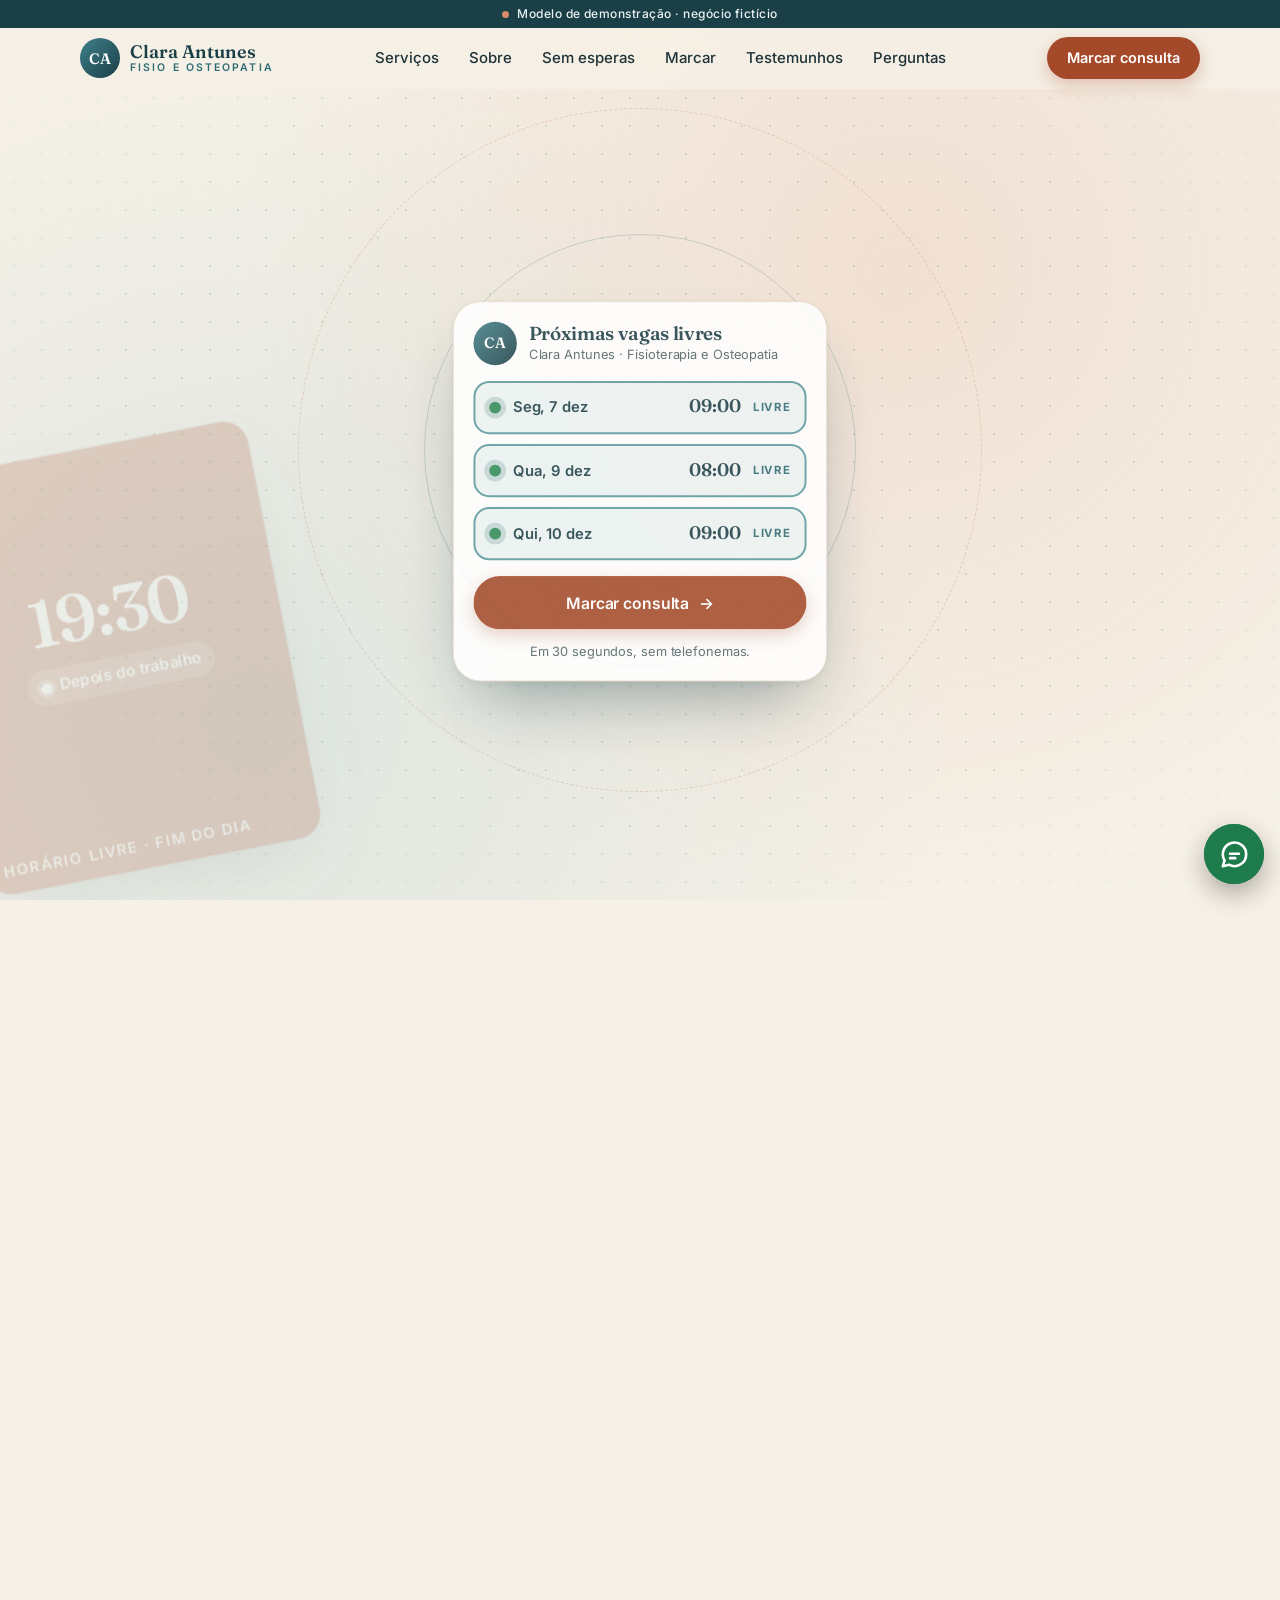
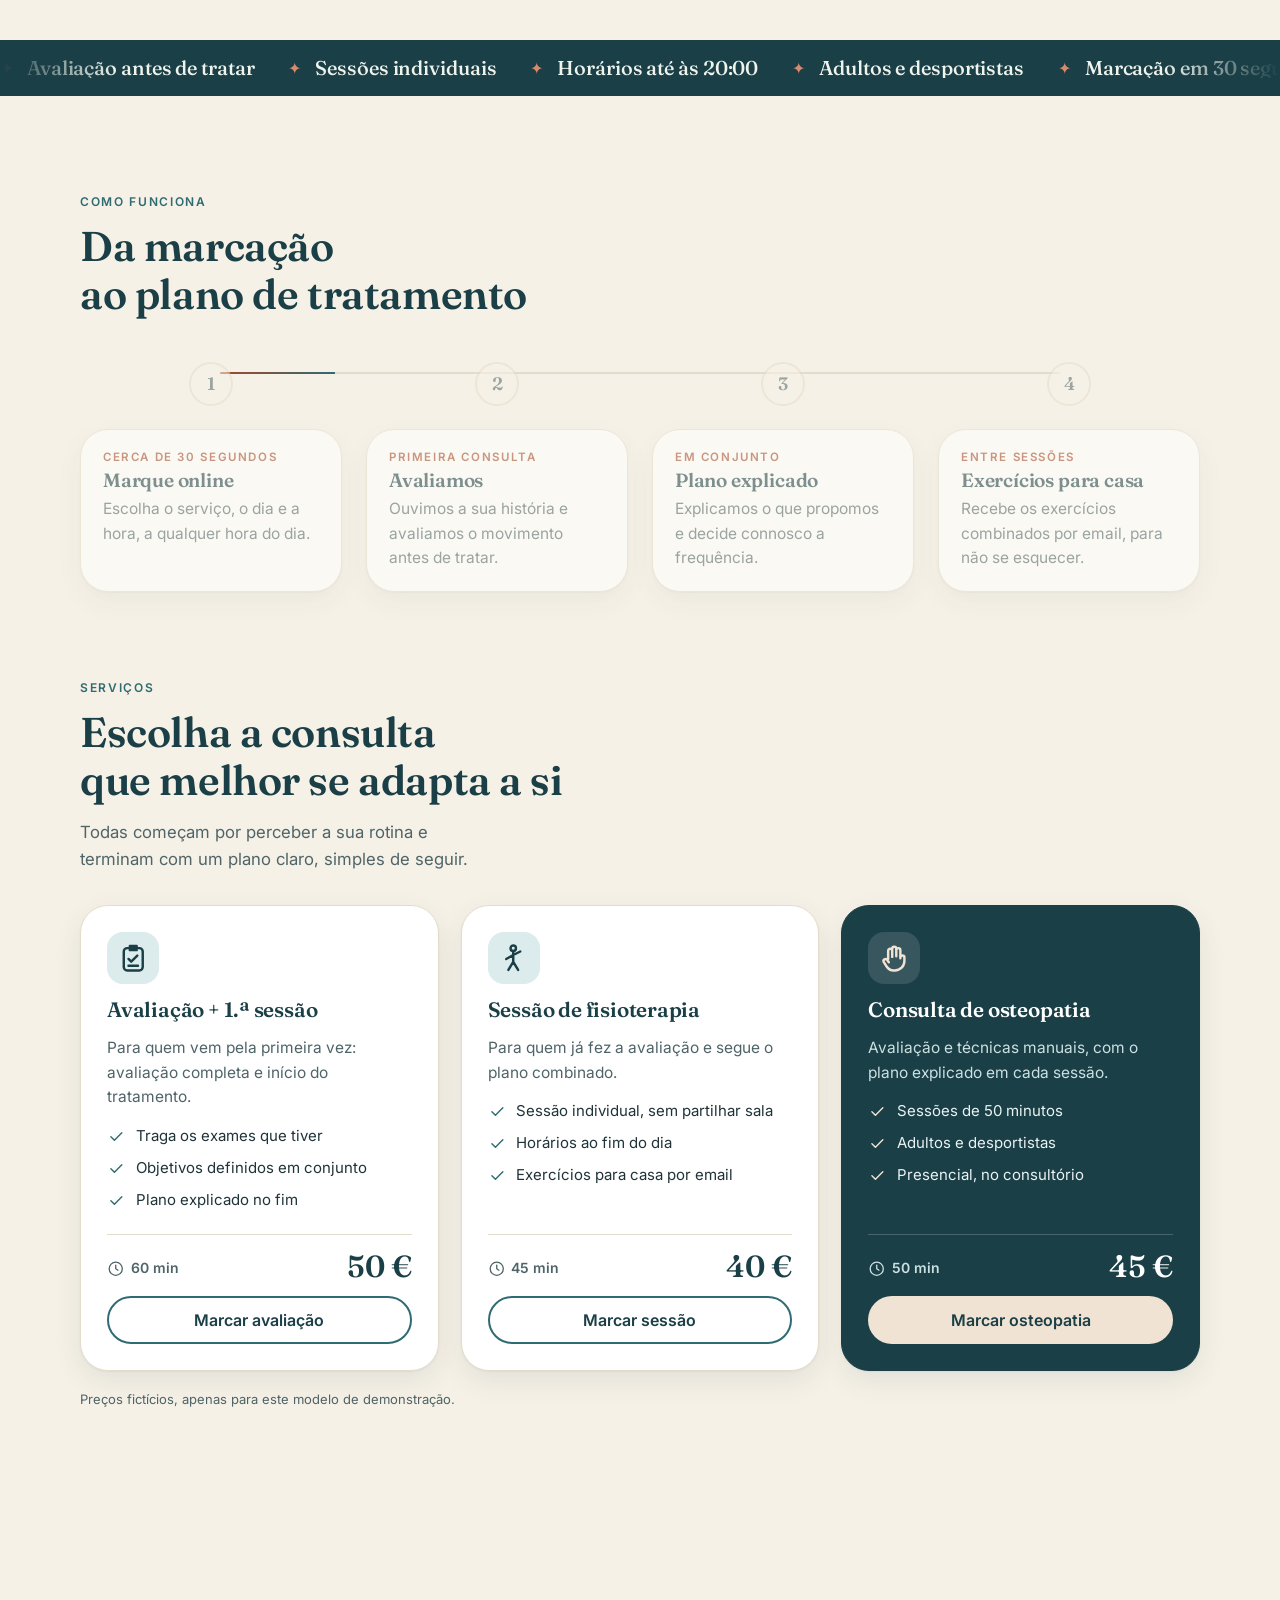
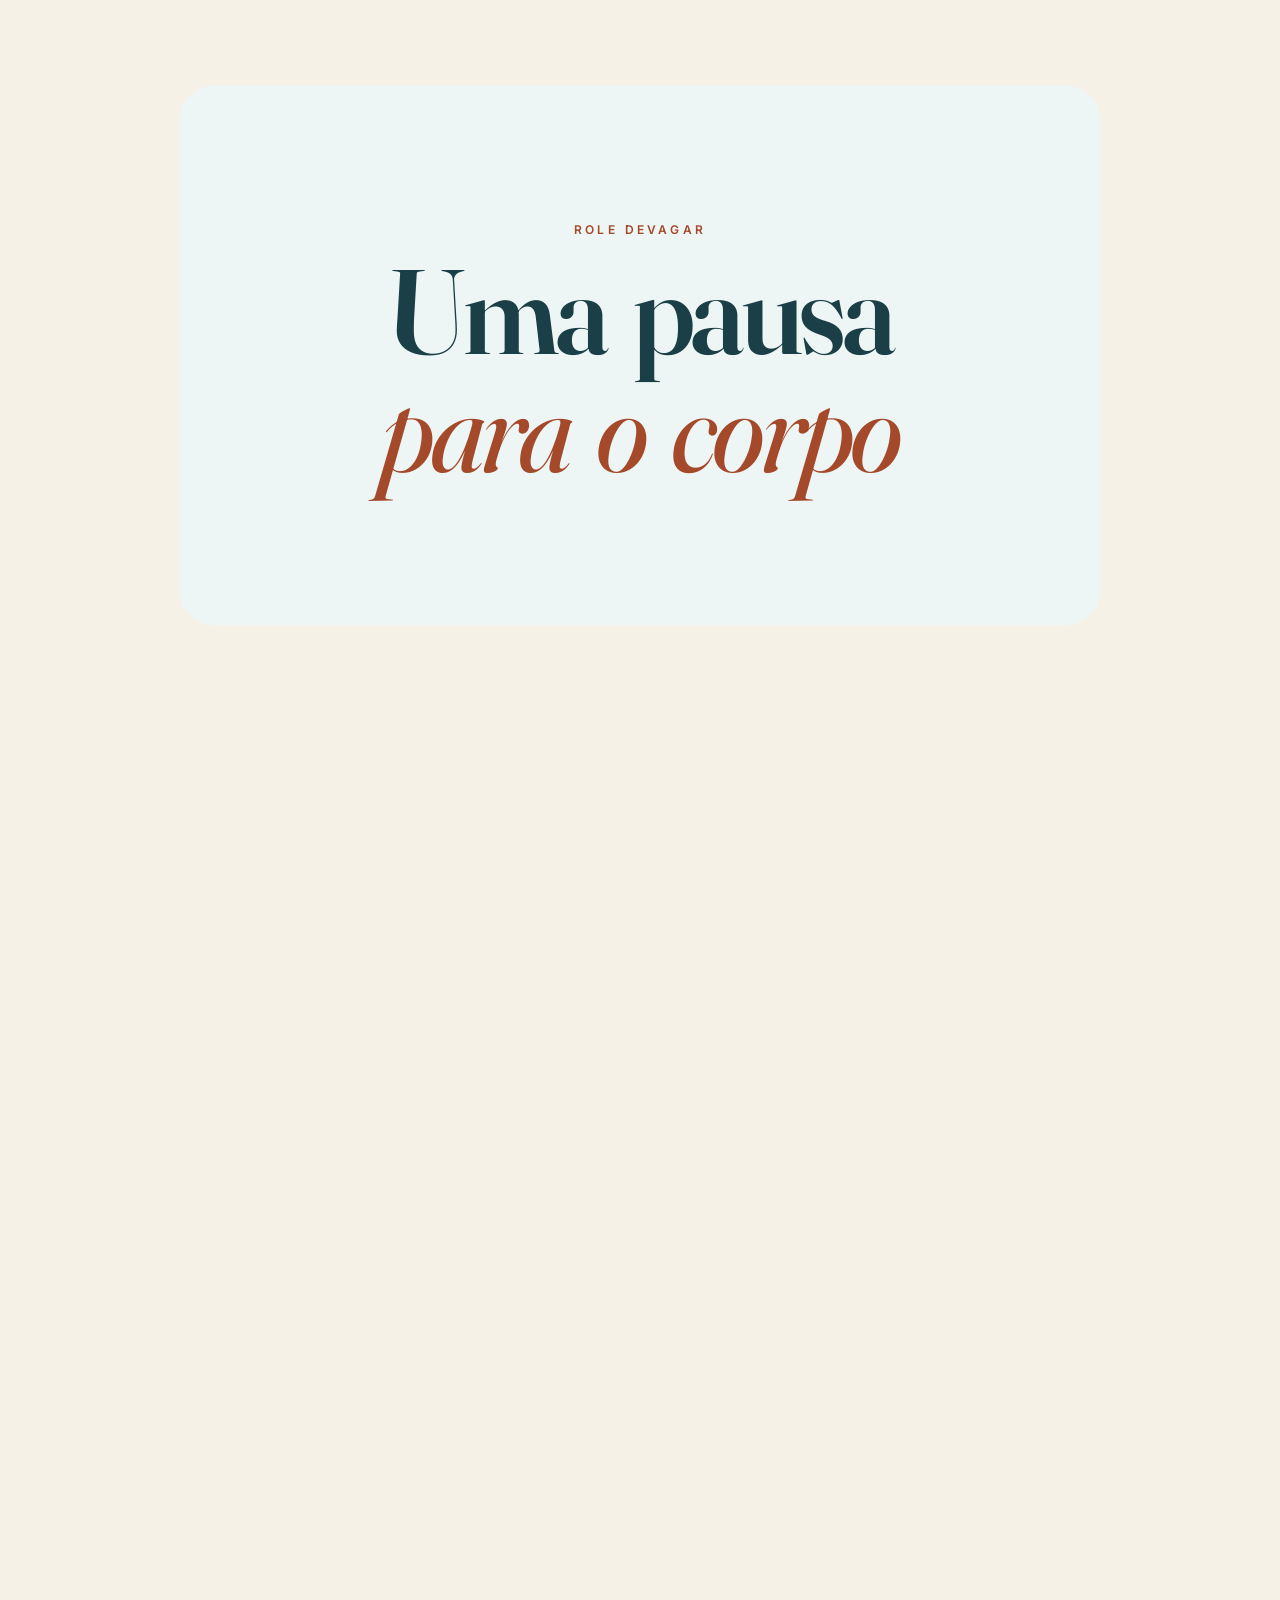
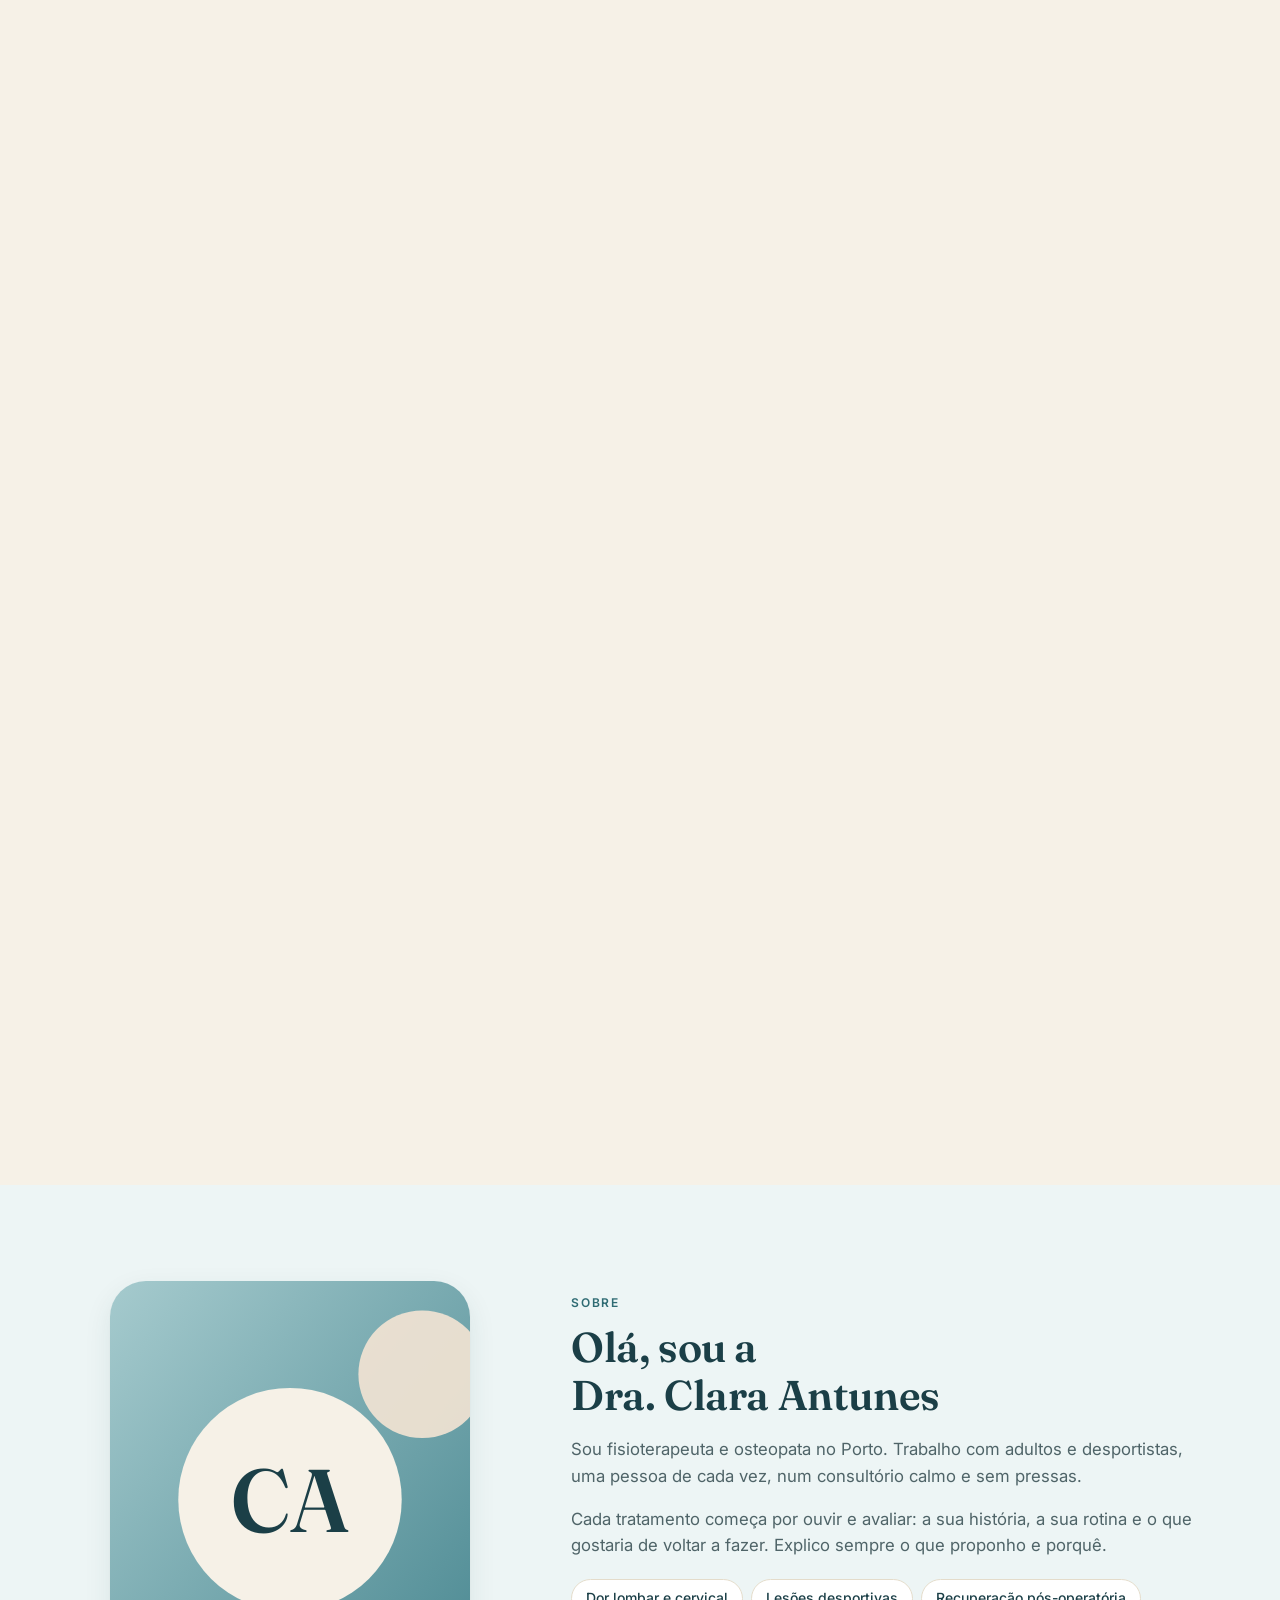
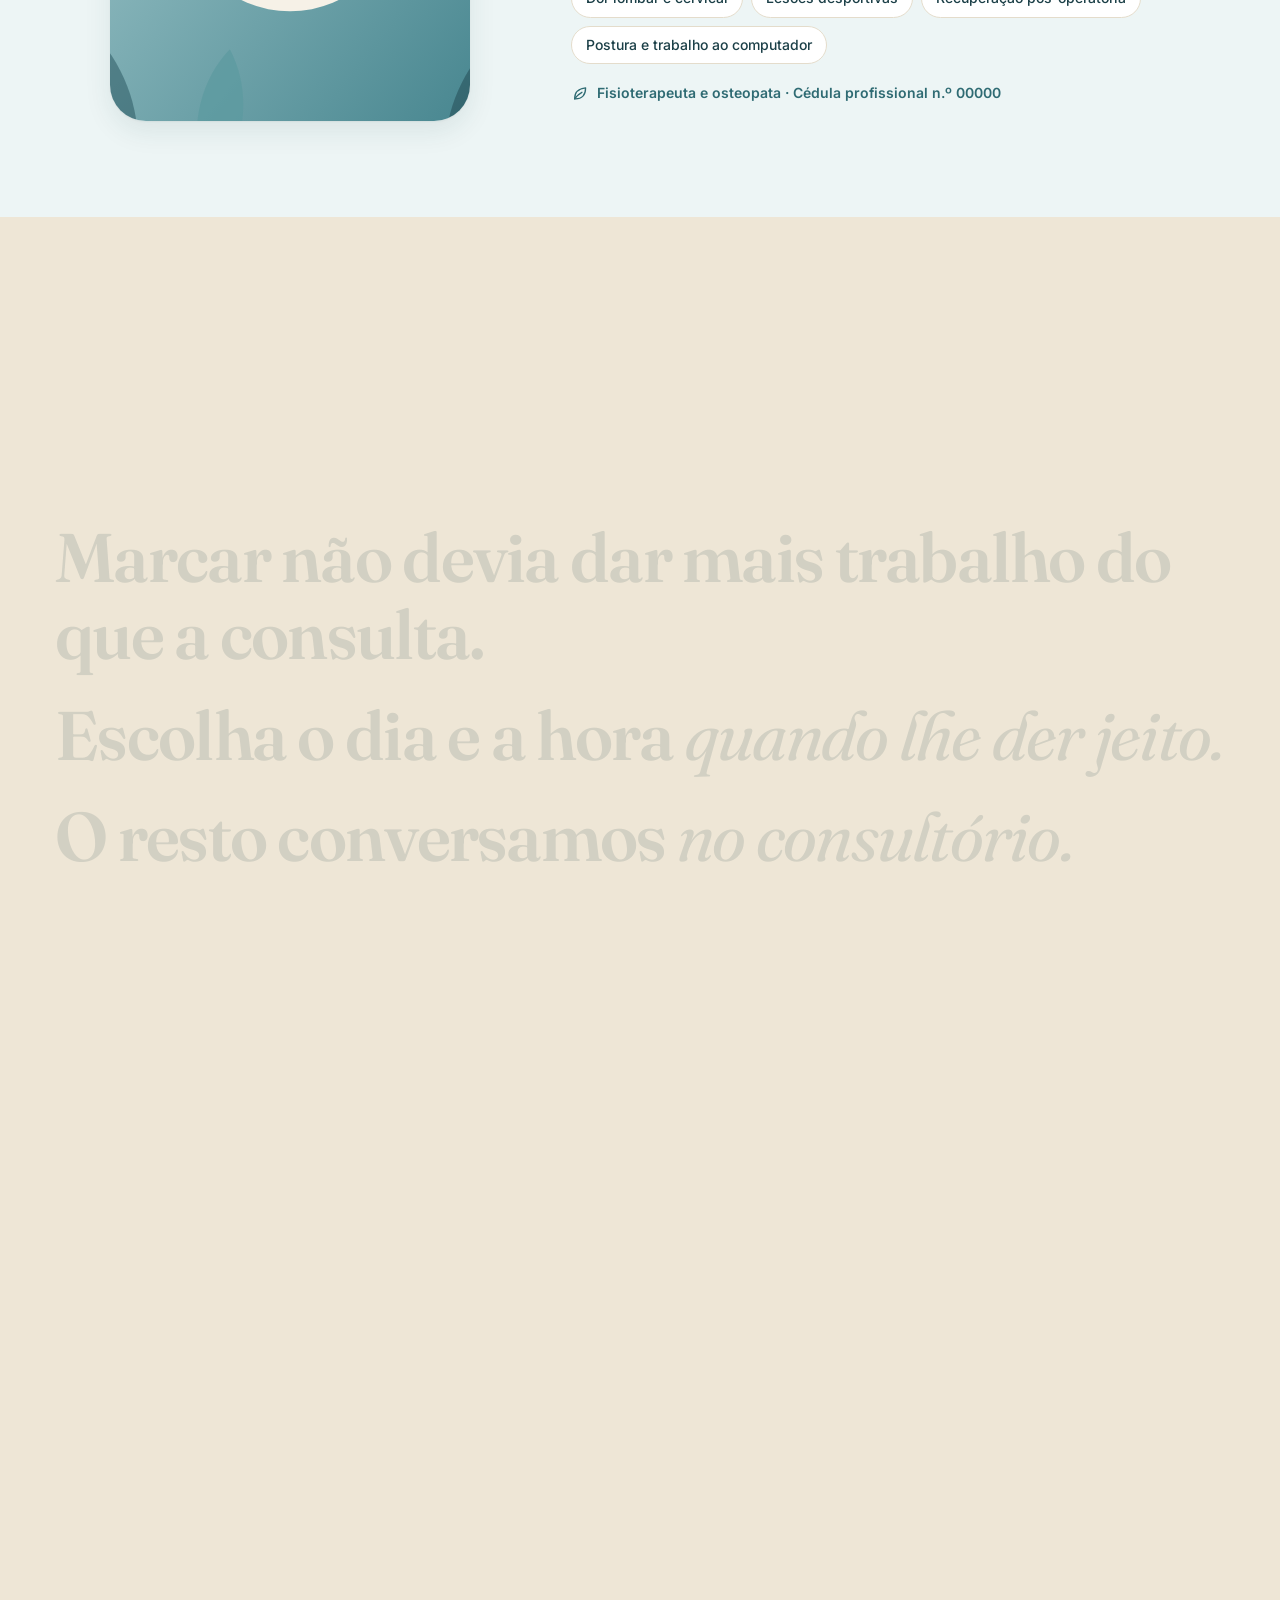
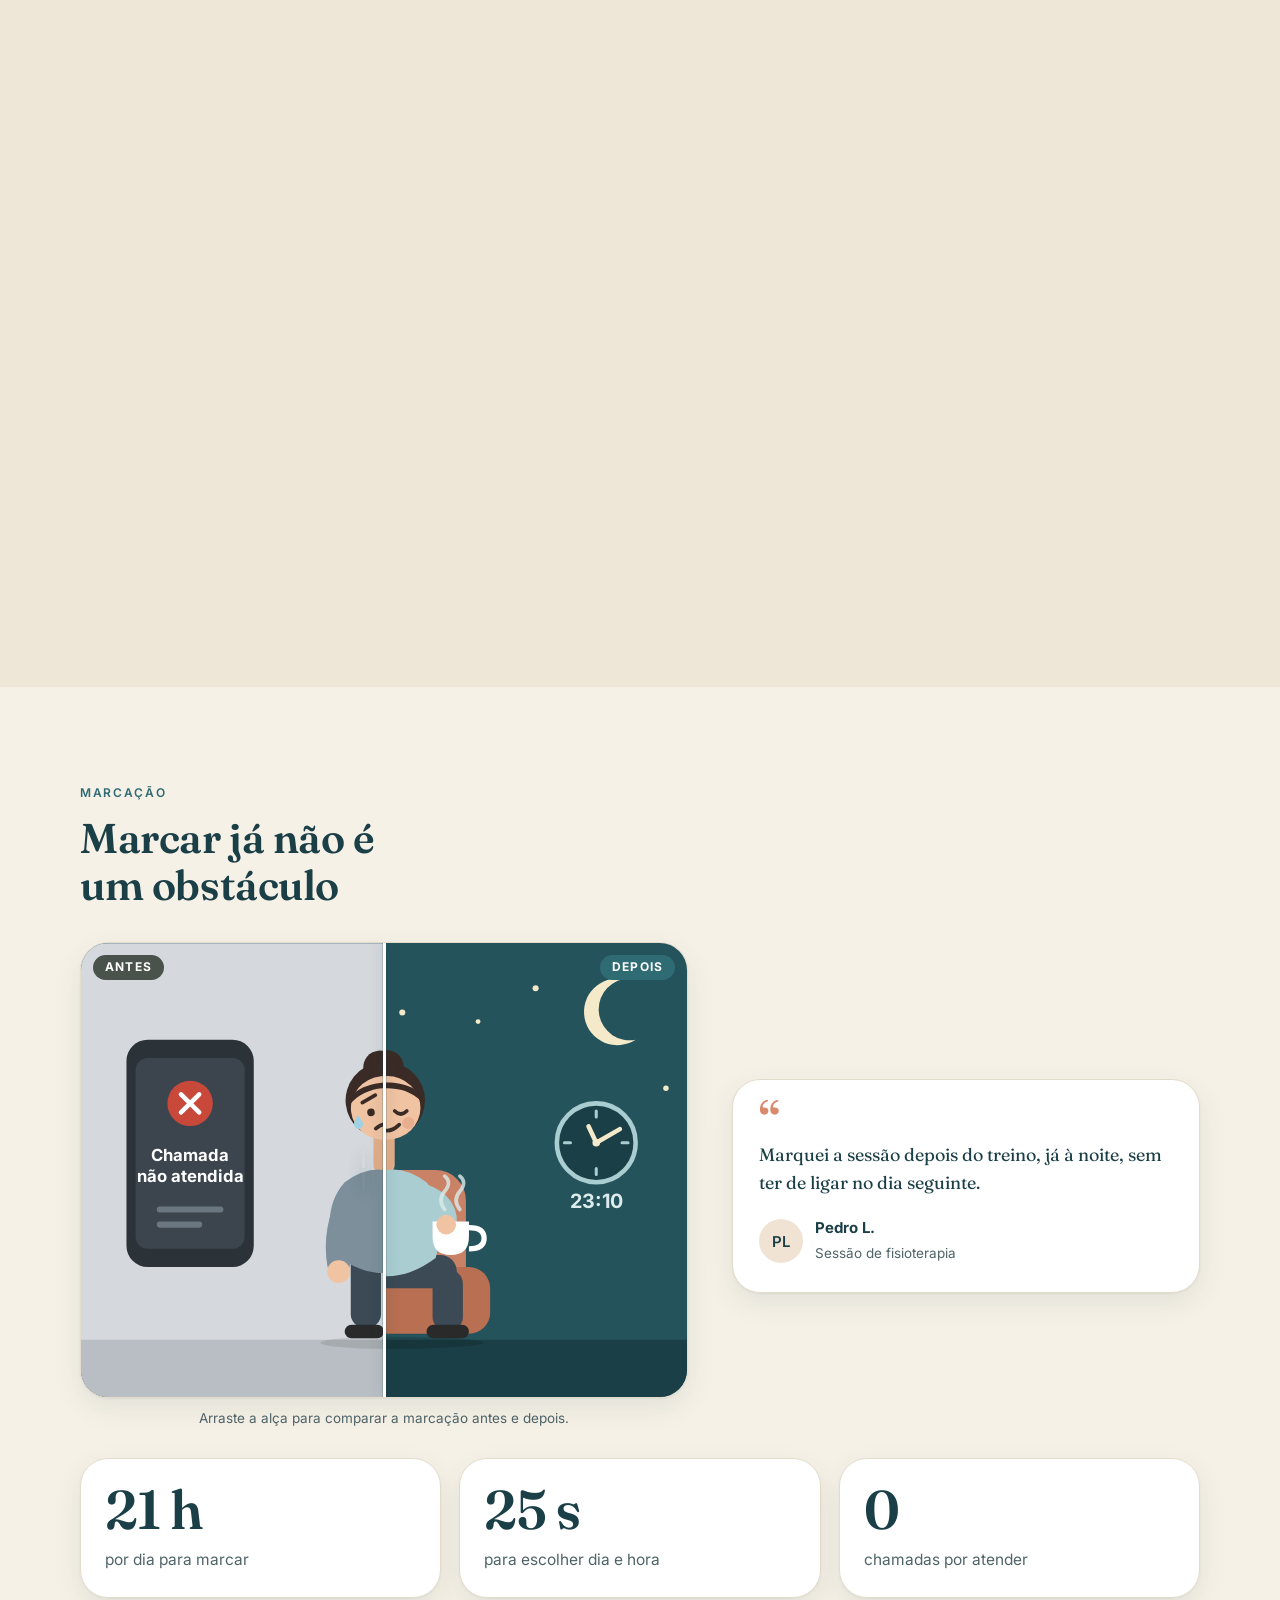
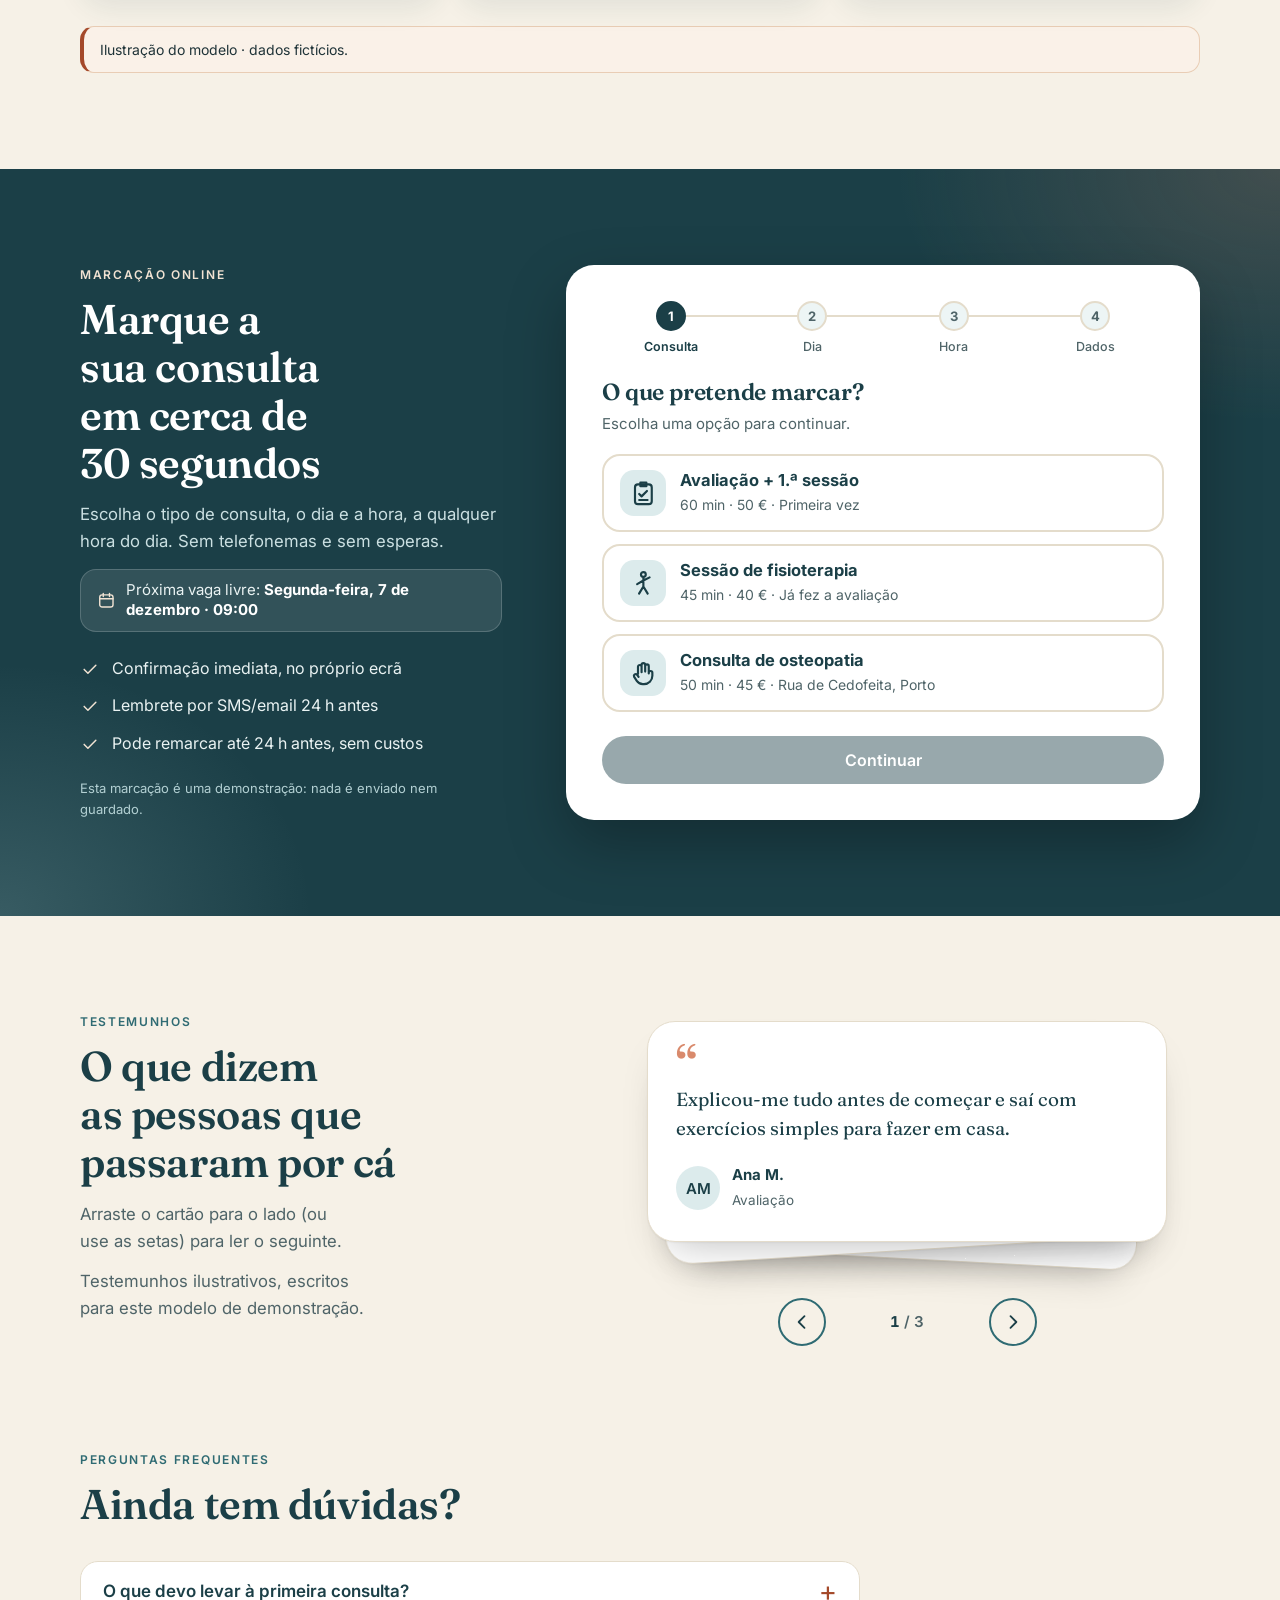
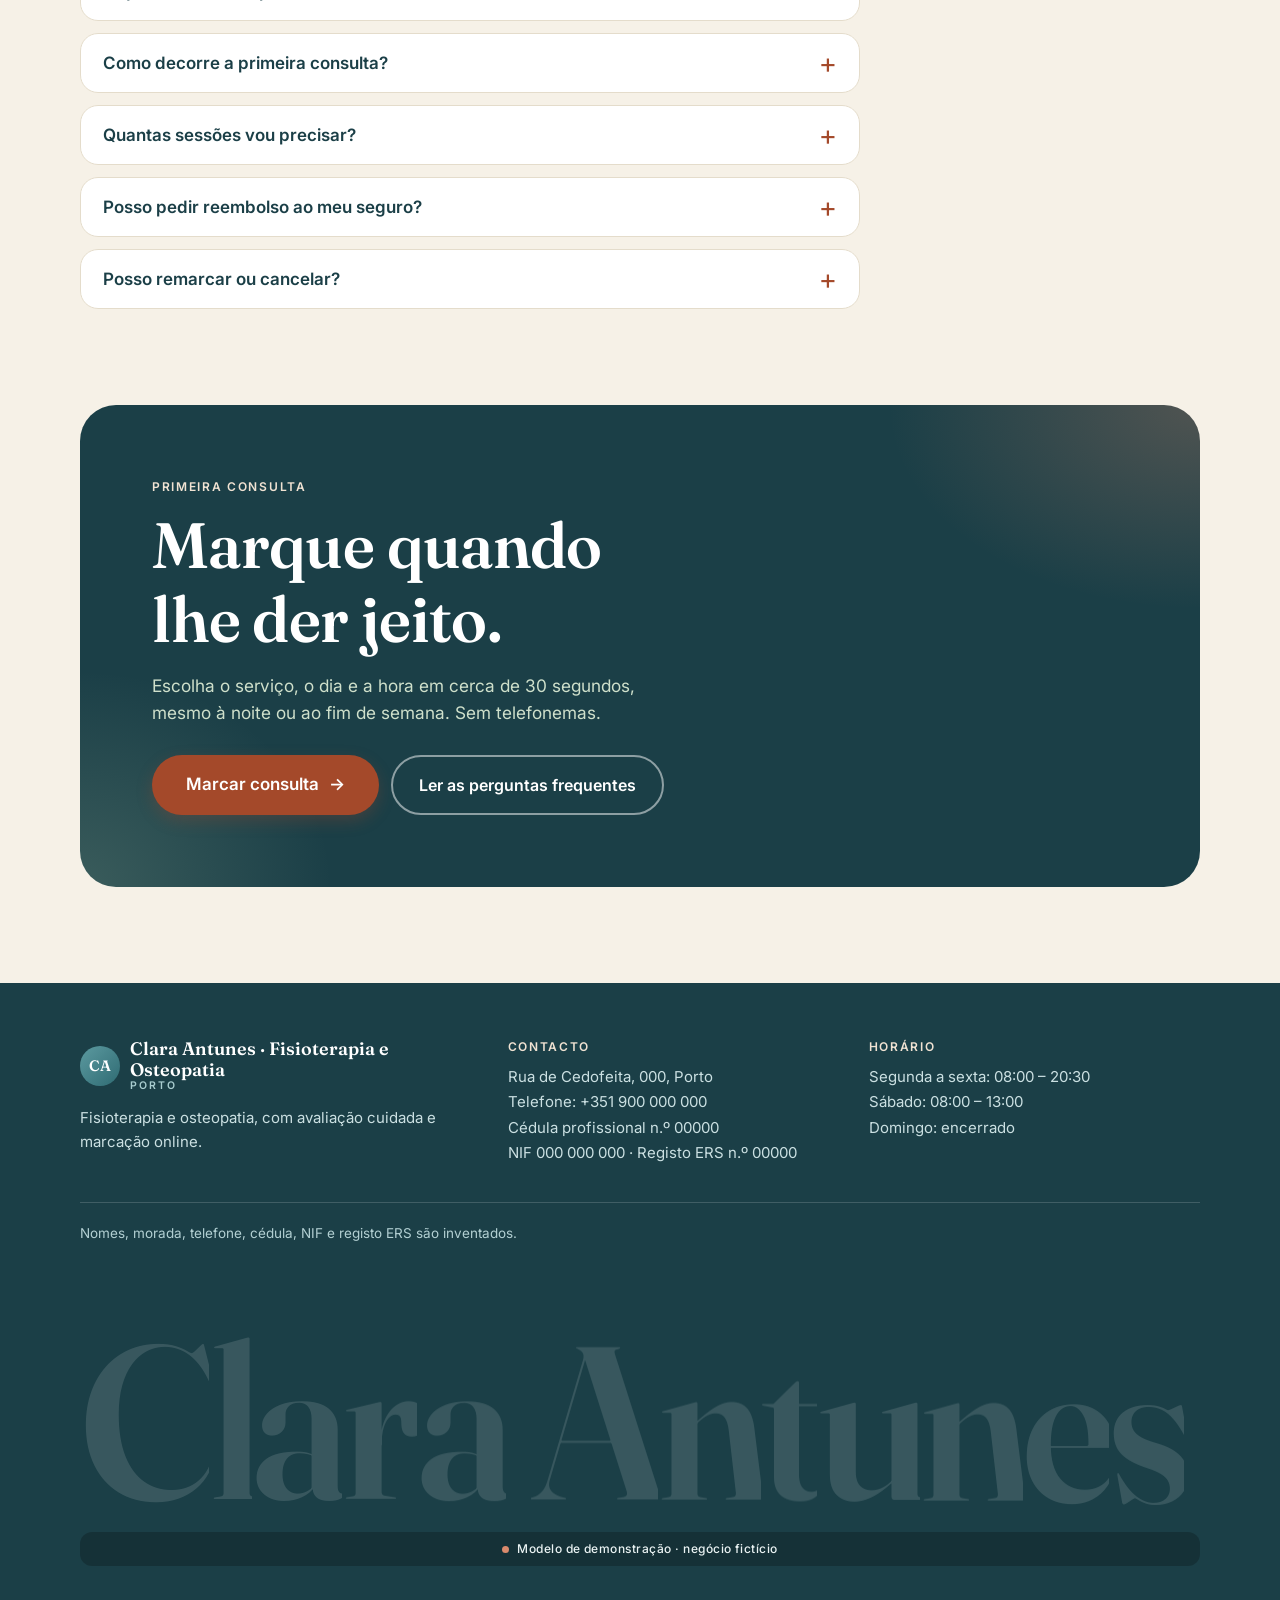
<file: fisioterapia/index.html>
<!doctype html>
<html lang="pt-PT">
<head>
<meta charset="utf-8">
<meta name="viewport" content="width=device-width, initial-scale=1, viewport-fit=cover">
<title>Clara Antunes · Fisioterapia e Osteopatia | Porto (modelo de demonstração)</title>
<meta name="description" content="Modelo de demonstração (versão com movimento): landing page com marcação online de consultas para um consultório fictício de fisioterapia e osteopatia no Porto.">
<meta name="robots" content="noindex">
<meta name="theme-color" content="#F6F1E7">
<link rel="icon" href="data:image/svg+xml,%3Csvg xmlns=%27http://www.w3.org/2000/svg%27 viewBox=%270 0 32 32%27%3E%3Ccircle cx=%2716%27 cy=%2716%27 r=%2716%27 fill=%27%231B3F47%27/%3E%3Cpath d=%27M9 23C9 14 14 9 24 8c0 10-5 15-14 15z%27 fill=%27%23D98A6C%27/%3E%3C/svg%3E">
<link rel="preconnect" href="https://fonts.googleapis.com">
<link rel="preconnect" href="https://fonts.gstatic.com" crossorigin>
<link href="https://fonts.googleapis.com/css2?family=Fraunces:ital,opsz,wght@0,9..144,400;0,9..144,600;1,9..144,400;1,9..144,600&family=Inter:wght@400;500;600;700&display=swap" rel="stylesheet">
<script>
/* Os estados "antes de aparecer" só valem com html.js-mov: sem JS, ou com
   "reduzir movimento" no sistema, tudo aparece parado e legível. */
if (!matchMedia('(prefers-reduced-motion: reduce)').matches) document.documentElement.classList.add('js-mov');
</script>
  <script defer src="./assets/index-Cyd6YNq5.js"></script>
  <link rel="stylesheet" href="./assets/style-Cg_ObAvi.css">
</head>
<body>

<svg width="0" height="0" style="position:absolute" aria-hidden="true" focusable="false">
  <symbol id="i-pin" viewBox="0 0 24 24"><path d="M12 21s-6.5-5.6-6.5-11a6.5 6.5 0 1 1 13 0C18.5 15.4 12 21 12 21z"/><circle cx="12" cy="10" r="2.5"/></symbol>
  <symbol id="i-video" viewBox="0 0 24 24"><rect x="3" y="5" width="18" height="12" rx="2.5"/><path d="M8 21h8M12 17v4"/></symbol>
  <symbol id="i-heart" viewBox="0 0 24 24"><path d="M12 20s-7.5-4.6-7.5-10.2A4.3 4.3 0 0 1 12 7.2a4.3 4.3 0 0 1 7.5 2.6C19.5 15.4 12 20 12 20z"/></symbol>
  <symbol id="i-clock" viewBox="0 0 24 24"><circle cx="12" cy="12" r="9"/><path d="M12 7v5l3 2"/></symbol>
  <symbol id="i-check" viewBox="0 0 24 24"><path d="M5 12.5l4.5 4.5L19 7.5"/></symbol>
  <symbol id="i-cal" viewBox="0 0 24 24"><rect x="3.5" y="5" width="17" height="15.5" rx="3"/><path d="M8 3v4M16 3v4M3.5 10h17"/></symbol>
  <symbol id="i-chat" viewBox="0 0 24 24"><path d="M20 12a8 8 0 0 1-11.8 7L4 20l1.2-4A8 8 0 1 1 20 12z"/><path d="M9 11.5h6M9 14.5h3.5"/></symbol>
  <symbol id="i-leaf" viewBox="0 0 24 24"><path d="M5 19C5 10 10 5 20 4c0 10-5 15-14 15"/><path d="M5 19c3-4 6-7 10-9"/></symbol>
  <symbol id="i-aval" viewBox="0 0 24 24"><rect x="5" y="4.5" width="14" height="16.5" rx="2.5"/><path d="M9.5 3h5v3h-5zM8.5 12.5l2 2 4.5-4.5M8.5 17.5h7"/></symbol>
  <symbol id="i-corpo" viewBox="0 0 24 24"><circle cx="12" cy="4.6" r="2"/><path d="M12 7.6v7M12 9.6l-5.2 3M12 9.6l5.2-2.6M12 14.6l-3.6 6M12 14.6l3.6 6"/></symbol>
  <symbol id="i-mao" viewBox="0 0 24 24"><path d="M7.5 12.5V6.5a1.5 1.5 0 0 1 3 0V11M10.5 10.5V5a1.5 1.5 0 0 1 3 0v5.5M13.5 10.5V6a1.5 1.5 0 0 1 3 0v6M16.5 11.5a1.5 1.5 0 0 1 3 0v2.5a7 7 0 0 1-7 7h-1a6 6 0 0 1-5-2.7l-2.3-3.6a1.5 1.5 0 0 1 2.5-1.6l1.3 1.9"/></symbol>
</svg>

<a class="skip" href="#conteudo">Saltar para o conteúdo</a>

<div class="demo" role="note"><b aria-hidden="true"></b>Modelo de demonstração · negócio fictício</div>
<header class="hdr" id="cab">
  <div class="wrap">
    <a class="brand" href="#topo" aria-label="Clara Antunes · Fisioterapia e Osteopatia, início">
      <div class="av" aria-hidden="true">CA</div>
      <span><span class="b1">Clara Antunes</span><span class="b2">Fisio e Osteopatia</span></span>
    </a>
    <nav aria-label="Principal">
      <ul class="nav-links">
        <li><a href="#servicos">Serviços</a></li>
        <li><a href="#sobre">Sobre</a></li>
        <li><a href="#resultados">Sem esperas</a></li>
        <li><a href="#marcar">Marcar</a></li>
        <li><a href="#testemunhos">Testemunhos</a></li>
        <li><a href="#faq">Perguntas</a></li>
      </ul>
    </nav>
    <a class="btn btn-primary btn-sm" href="#marcar">Marcar consulta</a>
  </div>
  <div class="prog" id="prog" aria-hidden="true"></div>
</header>

<main id="conteudo">

<!-- ABERTURA: o túnel (React) monta-se aqui -->
<div id="tunel-raiz"></div>
<noscript>
  <section class="sec ns-hero">
    <div class="wrap">
      <h1>Fisioterapia e osteopatia <em>à medida</em>, no Porto</h1>
      <p class="lead">Avaliação cuidada, plano explicado e marcação online, sem ter de ligar.</p>
      <p style="margin-top:20px"><a class="btn btn-primary" href="#marcar">Marcar consulta</a></p>
    </div>
  </section>
</noscript>

<!-- FAIXA DE VALORES (React: Faixa) -->
<div class="faixa-valores" id="faixa-raiz"><ul class="faixa-estatica"><li>Avaliação antes de tratar</li><li>Sessões individuais</li><li>Horários até às 20:00</li><li>Marcação em 30 segundos</li></ul></div>

<!-- COMO FUNCIONA -->
<section class="sec" id="como">
  <div class="wrap">
    <div class="sec-head">
      <p class="eyebrow" data-mov="sobe">Como funciona</p>
      <h2 data-mov="linhas">Da marcação<br>ao plano de tratamento</h2>
    </div>
    <div id="linha-raiz">
    <ol class="how">
      <li><span class="n" aria-hidden="true">1</span><h3>Marque online</h3><p>Escolha o serviço, o dia e a hora em cerca de 30 segundos.</p></li>
      <li><span class="n" aria-hidden="true">2</span><h3>Avaliamos</h3><p>Ouvimos a sua história e avaliamos o movimento antes de qualquer tratamento.</p></li>
      <li><span class="n" aria-hidden="true">3</span><h3>Plano explicado</h3><p>Explicamos o plano proposto e decide connosco a frequência das sessões.</p></li>
    </ol>
    </div>
  </div>
</section>

<!-- SERVIÇOS -->
<section class="sec sec-top0" id="servicos">
  <div class="wrap">
    <div class="sec-head">
      <p class="eyebrow" data-mov="sobe">Serviços</p>
      <h2 data-mov="linhas">Escolha a consulta<br>que melhor se adapta a si</h2>
      <p data-mov="sobe" style="--d:.15s">Todas começam por perceber a sua rotina e terminam com um plano claro, simples de seguir.</p>
    </div>
    <div class="svc-grid u-desliza" data-mov="cascata">
      <article class="svc" data-luz data-inclina>
        <div class="ico" aria-hidden="true"><svg class="ic"><use href="#i-aval"/></svg></div>
        <h3>Avaliação + 1.ª sessão</h3>
        <p>Para quem vem pela primeira vez: avaliação completa e início do tratamento.</p>
        <ul>
          <li><svg class="ic" aria-hidden="true"><use href="#i-check"/></svg>Traga os exames que tiver</li>
          <li><svg class="ic" aria-hidden="true"><use href="#i-check"/></svg>Objetivos definidos em conjunto</li>
          <li><svg class="ic" aria-hidden="true"><use href="#i-check"/></svg>Plano explicado no fim</li>
        </ul>
        <div class="svc-foot">
          <div class="meta"><span class="dur"><svg class="ic" aria-hidden="true"><use href="#i-clock"/></svg>60 min</span><span class="price">50 €</span></div>
          <a class="btn btn-ghost" href="#marcar" data-pick="avaliacao">Marcar avaliação</a>
        </div>
      </article>
      <article class="svc" data-luz data-inclina>
        <div class="ico" aria-hidden="true"><svg class="ic"><use href="#i-corpo"/></svg></div>
        <h3>Sessão de fisioterapia</h3>
        <p>Para quem já fez a avaliação e segue o plano combinado.</p>
        <ul>
          <li><svg class="ic" aria-hidden="true"><use href="#i-check"/></svg>Sessão individual, sem partilhar sala</li>
          <li><svg class="ic" aria-hidden="true"><use href="#i-check"/></svg>Horários ao fim do dia</li>
          <li><svg class="ic" aria-hidden="true"><use href="#i-check"/></svg>Exercícios para casa por email</li>
        </ul>
        <div class="svc-foot">
          <div class="meta"><span class="dur"><svg class="ic" aria-hidden="true"><use href="#i-clock"/></svg>45 min</span><span class="price">40 €</span></div>
          <a class="btn btn-ghost" href="#marcar" data-pick="fisio">Marcar sessão</a>
        </div>
      </article>
      <article class="svc hl" data-luz data-inclina>
        <div class="ico" aria-hidden="true"><svg class="ic"><use href="#i-mao"/></svg></div>
        <h3>Consulta de osteopatia</h3>
        <p>Avaliação e técnicas manuais, com o plano explicado em cada sessão.</p>
        <ul>
          <li><svg class="ic" aria-hidden="true"><use href="#i-check"/></svg>Sessões de 50 minutos</li>
          <li><svg class="ic" aria-hidden="true"><use href="#i-check"/></svg>Adultos e desportistas</li>
          <li><svg class="ic" aria-hidden="true"><use href="#i-check"/></svg>Presencial, no consultório</li>
        </ul>
        <div class="svc-foot">
          <div class="meta"><span class="dur"><svg class="ic" aria-hidden="true"><use href="#i-clock"/></svg>50 min</span><span class="price">45 €</span></div>
          <a class="btn btn-peach" href="#marcar" data-pick="osteo">Marcar osteopatia</a>
        </div>
      </article>
      </div>
    <p class="u-desliza-dica" aria-hidden="true"><i></i>Deslize para ver os três serviços</p>
    <p class="note">Preços fictícios, apenas para este modelo de demonstração.</p>
  </div>
</section>

<!-- UM ESPAÇO SÓ SEU: cartão que expande com o scroll (React) -->
<div id="esp-raiz"></div>

<!-- SOBRE -->
<section class="sec about" id="sobre">
  <div class="wrap about-grid">
    <div class="portrait" data-inclina>
      <svg viewBox="0 0 360 440" role="img" aria-label="Avatar com as iniciais CA" data-mov="par">
        <defs><linearGradient id="gP" x1="0" y1="0" x2="1" y2="1"><stop offset="0" stop-color="#A9CDD0"/><stop offset="1" stop-color="#3F808A"/></linearGradient></defs>
        <rect width="360" height="440" fill="url(#gP)"/>
        <circle cx="296" cy="86" r="56" fill="#F1E3D3" opacity=".92"/>
        <path d="M0 0C-34-46-34-112 0-160 34-112 34-46 0 0z" fill="#25535C" opacity=".5" transform="translate(40 450) rotate(-18)"/>
        <path d="M0 0C-34-46-34-112 0-160 34-112 34-46 0 0z" fill="#1B3F47" opacity=".45" transform="translate(320 450) rotate(22)"/>
        <path d="M0 0C-26-36-26-88 0-124 26-88 26-36 0 0z" fill="#5C9AA0" opacity=".7" transform="translate(110 450) rotate(8)"/>
        <circle cx="180" cy="196" r="98" fill="#F6F1E7"/>
        <text x="180" y="224" text-anchor="middle" font-family="Fraunces,Georgia,serif" font-size="78" font-weight="600" fill="#1B3F47">CA</text>
      </svg>
    </div>
    <div>
      <p class="eyebrow" data-mov="sobe">Sobre</p>
      <h2 data-mov="linhas">Olá, sou a<br>Dra. Clara Antunes</h2>
      <p class="t" data-mov="sobe" style="--d:.1s">Sou fisioterapeuta e osteopata no Porto. Trabalho com adultos e desportistas, uma pessoa de cada vez, num consultório calmo e sem pressas.</p>
      <p class="t" data-mov="sobe" style="--d:.2s">Cada tratamento começa por ouvir e avaliar: a sua história, a sua rotina e o que gostaria de voltar a fazer. Explico sempre o que proponho e porquê.</p>
      <ul class="chips" aria-label="Áreas de atuação" data-mov="cascata">
        <li>Dor lombar e cervical</li>
        <li>Lesões desportivas</li>
        <li>Recuperação pós-operatória</li>
        <li>Postura e trabalho ao computador</li>
      </ul>
      <p class="cred" data-mov="sobe" style="--d:.2s"><svg class="ic" aria-hidden="true"><use href="#i-leaf"/></svg>Fisioterapeuta e osteopata · Cédula profissional n.º 00000</p>
    </div>
  </div>
</section>

<!-- MANIFESTO: acende palavra a palavra com o scroll -->
<section class="manifesto" id="manifesto" aria-label="Manifesto">
  <div class="manifesto-palco">
    <p class="manifesto-txt" id="manifesto-txt"><span class="frase">Marcar não devia dar mais trabalho do que a consulta.</span> <span class="frase">Escolha o dia e a hora <em class="mm">quando lhe der jeito.</em></span> <span class="frase">O resto conversamos <em class="mm v">no consultório.</em></span></p>
  </div>
</section>

<!-- RESULTADOS -> marcar já não é um obstáculo: antes/depois da EXPERIÊNCIA de marcar (ilustrações, sem pessoas reais) -->
<section class="sec res" id="resultados">
  <div class="wrap">
    <div class="sec-head">
      <p class="eyebrow" data-mov="sobe">Marcação</p>
      <h2 data-mov="linhas">Marcar já não é<br>um obstáculo</h2>
    </div>
    <div class="res-grid">
      <figure class="res-cmp" data-mov="sobe">
        <div class="cmp-box" id="cmp" data-cursor="Arrastar">
          <!-- ANTES: fica por cima e é cortada pela alça (clip-path) -->
          <div class="cmp-cam cmp-antes">
            <svg viewBox="0 0 400 300" preserveAspectRatio="xMidYMid slice" role="img" aria-label="Antes: às 21:30, um telemóvel mostra Chamada não atendida, o consultório tem a placa Fechado, um email está a aguardar resposta e a pessoa hesita, de mão no queixo.">
              <rect width="400" height="300" fill="#D5D9DE"/>
              <rect y="262" width="400" height="38" fill="#B9BEC4"/>
              <rect x="30" y="64" width="84" height="150" rx="14" fill="#2B3238"/>
              <rect x="36" y="76" width="72" height="126" rx="8" fill="#3C454D"/>
              <circle cx="72" cy="106" r="15" fill="#C8483A"/>
              <path d="M66 100l12 12M78 100l-12 12" stroke="#fff" stroke-width="3" stroke-linecap="round"/>
              <text x="72" y="144" text-anchor="middle" font-size="11" font-weight="700" fill="#fff">Chamada</text>
              <text x="72" y="158" text-anchor="middle" font-size="11" font-weight="700" fill="#fff">não atendida</text>
              <path d="M52 176h40M52 186h26" stroke="#6B7780" stroke-width="4" stroke-linecap="round"/>
              <circle cx="340" cy="56" r="26" fill="#F2F4F5" stroke="#5A625C" stroke-width="3"/>
              <path d="M340 35v4M340 73v4M319 56h4M357 56h4" stroke="#5A625C" stroke-width="2" stroke-linecap="round"/>
              <path d="M340 56l-12.6-3.4M340 56v18" stroke="#3A423C" stroke-width="3" stroke-linecap="round"/>
              <circle cx="340" cy="56" r="2.5" fill="#3A423C"/>
              <text x="340" y="99" text-anchor="middle" font-size="13" font-weight="700" fill="#3A423C">21:30</text>
              <path d="M326 126l10 8M358 126l-10 8" stroke="#8A8F94" stroke-width="2"/>
              <rect x="304" y="132" width="76" height="34" rx="7" fill="#fff" stroke="#A63A2D" stroke-width="2.5"/>
              <text x="342" y="155" text-anchor="middle" font-size="15" font-weight="700" fill="#A63A2D">Fechado</text>
              <rect x="294" y="186" width="88" height="56" rx="6" fill="#fff" stroke="#8A939B" stroke-width="2"/>
              <path d="M294 192l44 28 44-28" fill="none" stroke="#8A939B" stroke-width="2" stroke-linejoin="round"/>
              <text x="338" y="262" text-anchor="middle" font-size="10.5" font-weight="600" fill="#3A423C">A aguardar resposta…</text>
              <ellipse cx="200" cy="264" rx="42" ry="4" fill="#000" opacity=".1"/>
              <rect x="178" y="200" width="20" height="54" rx="9" fill="#3B4A55"/><rect x="202" y="200" width="20" height="54" rx="9" fill="#3B4A55"/>
              <rect x="174" y="252" width="26" height="9" rx="4.5" fill="#2A2A2A"/><rect x="200" y="252" width="26" height="9" rx="4.5" fill="#2A2A2A"/>
              <rect x="193" y="122" width="14" height="30" rx="5" fill="#E3AE8A"/>
              <path d="M168 206Q158 176 174 158Q188 148 200 150Q212 148 226 158Q242 176 232 206Q216 218 200 218Q184 218 168 206Z" fill="#7C8F9A"/>
              <path d="M178 166Q166 190 170 212" fill="none" stroke="#7C8F9A" stroke-width="15" stroke-linecap="round"/>
              <circle cx="170" cy="217" r="7.5" fill="#F0C3A3"/>
              <g transform="rotate(-6 200 108)">
                <circle cx="200" cy="82" r="11" fill="#3B2B26"/>
                <circle cx="200" cy="104" r="25" fill="#3B2B26"/>
                <ellipse cx="200" cy="109" rx="22" ry="21" fill="#F0C3A3"/>
                <path d="M177 105C177 88 223 88 223 105C216 98 208 96 200 96C192 96 184 98 177 105Z" fill="#3B2B26"/>
                <path d="M186 104L195 100M214 104L205 100" stroke="#3B2B26" stroke-width="2.4" stroke-linecap="round"/>
                <circle cx="191" cy="111" r="2.5" fill="#3B2B26"/><circle cx="209" cy="111" r="2.5" fill="#3B2B26"/>
                <path d="M193 122Q200 117 207 122" fill="none" stroke="#3B2B26" stroke-width="2.4" stroke-linecap="round"/>
                <path d="M182 112q-3 4-3 6a3 3 0 0 0 6 0q0-2-3-6z" fill="#9FD2E4"/>
              </g>
              <path d="M222 166Q246 170 234 142Q228 132 214 132" fill="none" stroke="#7C8F9A" stroke-width="15" stroke-linecap="round"/>
              <circle cx="213" cy="130" r="7.5" fill="#F0C3A3"/>
              <text x="246" y="104" font-size="24" font-weight="700" fill="#6B7C80">?</text>
            </svg>
            <span class="cmp-tag">Antes</span>
          </div>
          <!-- DEPOIS: por baixo, aparece à medida que a alça recua -->
          <div class="cmp-cam cmp-depois">
            <svg viewBox="0 0 400 300" preserveAspectRatio="xMidYMid slice" role="img" aria-label="Depois: às 23:10, de noite, o telemóvel mostra Marcação confirmada, quinta às 18:30, e a pessoa está sentada, tranquila, com uma chávena na mão.">
              <rect width="400" height="300" fill="#25535C"/>
              <rect y="262" width="400" height="38" fill="#1B3F47"/>
              <path d="M358 24a22 22 0 1 0 8 40a17 17 0 0 1-8-40z" fill="#F4E9C8"/>
              <g fill="#F4E9C8"><circle cx="300" cy="30" r="2"/><circle cx="262" cy="52" r="1.6"/><circle cx="386" cy="96" r="1.8"/><circle cx="150" cy="30" r="1.6"/><circle cx="212" cy="46" r="2"/></g>
              <rect x="30" y="64" width="84" height="150" rx="14" fill="#12303A"/>
              <rect x="36" y="76" width="72" height="126" rx="8" fill="#EAF3F3"/>
              <circle cx="72" cy="106" r="15" fill="#2F6B73"/>
              <path d="M64 106l6 6 11-12" fill="none" stroke="#fff" stroke-width="3.2" stroke-linecap="round" stroke-linejoin="round"/>
              <text x="72" y="140" text-anchor="middle" font-size="10.5" font-weight="700" fill="#1B3F47">Marcação</text>
              <text x="72" y="153" text-anchor="middle" font-size="10.5" font-weight="700" fill="#1B3F47">confirmada</text>
              <rect x="44" y="164" width="56" height="26" rx="8" fill="#A4492A"/>
              <text x="72" y="181" text-anchor="middle" font-size="11" font-weight="700" fill="#fff">Qui 18:30</text>
              <circle cx="340" cy="132" r="26" fill="#1B3F47" stroke="#A9CDD0" stroke-width="3"/>
              <path d="M340 111v4M340 149v4M319 132h4M357 132h4" stroke="#A9CDD0" stroke-width="2" stroke-linecap="round"/>
              <path d="M340 132l-5.1-10.9M340 132l15.6-9" stroke="#F4E9C8" stroke-width="3" stroke-linecap="round"/>
              <circle cx="340" cy="132" r="2.5" fill="#F4E9C8"/>
              <text x="340" y="175" text-anchor="middle" font-size="13" font-weight="700" fill="#DCEBEC">23:10</text>
              <rect x="150" y="150" width="104" height="104" rx="20" fill="#C98266"/>
              <rect x="138" y="214" width="132" height="44" rx="14" fill="#B86F52"/>
              <ellipse cx="204" cy="264" rx="62" ry="4" fill="#000" opacity=".15"/>
              <rect x="176" y="206" width="72" height="22" rx="11" fill="#3B4A55"/>
              <rect x="232" y="216" width="20" height="40" rx="9" fill="#3B4A55"/>
              <rect x="228" y="252" width="28" height="9" rx="4.5" fill="#2A2A2A"/>
              <rect x="193" y="122" width="14" height="30" rx="5" fill="#E3AE8A"/>
              <path d="M170 208Q160 176 176 158Q190 148 202 150Q214 148 228 158Q244 176 234 208Q218 220 202 220Q186 220 170 208Z" fill="#A9CDD0"/>
              <path d="M180 166Q170 192 192 210" fill="none" stroke="#A9CDD0" stroke-width="15" stroke-linecap="round"/>
              <circle cx="194" cy="211" r="7.5" fill="#F0C3A3"/>
              <circle cx="202" cy="104" r="25" fill="#3B2B26"/>
              <circle cx="202" cy="82" r="11" fill="#3B2B26"/>
              <ellipse cx="202" cy="109" rx="22" ry="21" fill="#F0C3A3"/>
              <path d="M179 105C179 88 225 88 225 105C218 98 210 96 202 96C194 96 186 98 179 105Z" fill="#3B2B26"/>
              <path d="M189 111q4 4 8 0M207 111q4 4 8 0" fill="none" stroke="#3B2B26" stroke-width="2.4" stroke-linecap="round"/>
              <path d="M194 120Q202 128 210 120" fill="none" stroke="#3B2B26" stroke-width="2.4" stroke-linecap="round"/>
              <g fill="#D98A6C" opacity=".35"><circle cx="188" cy="119" r="4"/><circle cx="216" cy="119" r="4"/></g>
              <path d="M224 166Q244 172 240 190" fill="none" stroke="#A9CDD0" stroke-width="15" stroke-linecap="round"/>
              <path d="M232 184h24v10q0 12-12 12t-12-12z" fill="#fff"/>
              <path d="M256 188q10 0 10 7t-10 7" fill="none" stroke="#fff" stroke-width="3.5"/>
              <circle cx="241" cy="186" r="6.5" fill="#F0C3A3"/>
              <path d="M240 176q-5-6 0-12t0-10M250 176q-5-6 0-12t0-10" fill="none" stroke="#DCEBEC" stroke-width="2.4" stroke-linecap="round" opacity=".8"/>
            </svg>
            <span class="cmp-tag">Depois</span>
          </div>
          <input class="cmp-range" type="range" min="0" max="100" step="1" value="50" autocomplete="off" aria-label="Comparar marcar antes e depois">
          <span class="cmp-alca" aria-hidden="true"><svg viewBox="0 0 44 44"><circle cx="22" cy="22" r="20"/><path d="M18 15l-7 7 7 7M26 15l7 7-7 7"/></svg></span>
        </div>
        <figcaption>Arraste a alça para comparar a marcação antes e depois.</figcaption>
      </figure>

      <ul class="res-met" data-mov="cascata" aria-label="Números da marcação">
        <li data-luz><span class="met-n" aria-hidden="true"><span data-conta="24" data-suf=" h">24 h</span></span><span class="sr">24 horas </span><span class="met-t">por dia para marcar</span></li>
        <li data-luz><span class="met-n" aria-hidden="true"><span data-conta="30" data-suf=" s">30 s</span></span><span class="sr">30 segundos </span><span class="met-t">para escolher dia e hora</span></li>
        <li data-luz><span class="met-n" aria-hidden="true"><span data-conta="0">0</span></span><span class="sr">Zero </span><span class="met-t">chamadas por atender</span></li>
      </ul>

      <figure class="tcard res-quote" data-mov="sobe">
        <blockquote>Marquei a sessão depois do treino, já à noite, sem ter de ligar no dia seguinte.</blockquote>
        <figcaption class="who"><span class="i c2" aria-hidden="true">PL</span><div><strong>Pedro L.</strong><span>Sessão de fisioterapia</span></div></figcaption>
      </figure>

      <p class="res-nota" role="note">Ilustração do modelo · dados fictícios.</p>
    </div>
  </div>
</section>

<!-- MARCAÇÃO -->
<section class="sec book dark" id="marcar">
  <div class="wrap book-grid">
    <div class="book-intro">
      <p class="eyebrow" data-mov="sobe">Marcação online</p>
      <h2 data-mov="linhas">Marque a sua consulta<br>em cerca de 30 segundos</h2>
      <p data-mov="sobe" style="--d:.15s">Escolha o tipo de consulta, o dia e a hora, a qualquer hora do dia. Sem telefonemas e sem esperas.</p>
      <p class="proxima" data-mov="sobe" style="--d:.25s"><svg class="ic" aria-hidden="true"><use href="#i-cal"/></svg><span>Próxima vaga livre: <b id="proxima">a calcular…</b></span></p>
    </div>

    <div class="card" id="book-card" data-mov="sobe">
      <noscript><p>A marcação online precisa de JavaScript ativo no navegador.</p></noscript>
      <ol class="steps" aria-label="Passos da marcação">
        <li><span class="dot">1</span>Consulta</li>
        <li><span class="dot">2</span>Dia</li>
        <li><span class="dot">3</span>Hora</li>
        <li><span class="dot">4</span>Dados</li>
      </ol>
      <p class="sum" id="sum" hidden></p>

      <!-- Passo 1 -->
      <section class="step" data-step="1" aria-labelledby="h1s">
        <h3 id="h1s" tabindex="-1">O que pretende marcar?</h3>
        <p class="hint">Escolha uma opção para continuar.</p>
        <div class="opts">
          <button type="button" class="opt" data-luz data-type="avaliacao" aria-pressed="false" style="--i:0">
            <span class="ico" aria-hidden="true"><svg class="ic"><use href="#i-aval"/></svg></span>
            <span><strong>Avaliação + 1.ª sessão</strong><small>60 min · 50 € · Primeira vez</small></span>
          </button>
          <button type="button" class="opt" data-luz data-type="fisio" aria-pressed="false" style="--i:1">
            <span class="ico" aria-hidden="true"><svg class="ic"><use href="#i-corpo"/></svg></span>
            <span><strong>Sessão de fisioterapia</strong><small>45 min · 40 € · Já fez a avaliação</small></span>
          </button>
          <button type="button" class="opt" data-luz data-type="osteo" aria-pressed="false" style="--i:2">
            <span class="ico" aria-hidden="true"><svg class="ic"><use href="#i-mao"/></svg></span>
            <span><strong>Consulta de osteopatia</strong><small>50 min · 45 € · Rua de Cedofeita, Porto</small></span>
          </button>
        </div>
        <div class="nav"><button type="button" class="btn btn-green" id="n1" data-next disabled>Continuar</button></div>
      </section>

      <!-- Passo 2 -->
      <section class="step" data-step="2" aria-labelledby="h2s" hidden>
        <h3 id="h2s" tabindex="-1">Escolha o dia</h3>
        <p class="hint">Próximas duas semanas, de segunda a sábado.</p>
        <div class="cal" id="cal" role="group" aria-label="Dias disponíveis"></div>
        <p class="legend"><i aria-hidden="true"></i>Dia sem vagas</p>
        <div class="nav">
          <button type="button" class="btn btn-ghost" data-back>Voltar</button>
          <button type="button" class="btn btn-green" id="n2" data-next disabled>Continuar</button>
        </div>
      </section>

      <!-- Passo 3 -->
      <section class="step" data-step="3" aria-labelledby="h3s" hidden>
        <h3 id="h3s" tabindex="-1">Escolha a hora</h3>
        <p class="hint" id="hint3"></p>
        <div id="slots"></div>
        <div class="nav">
          <button type="button" class="btn btn-ghost" data-back>Voltar</button>
          <button type="button" class="btn btn-green" id="n3" data-next disabled>Continuar</button>
        </div>
      </section>

      <!-- Passo 4 -->
      <section class="step" data-step="4" aria-labelledby="h4s" hidden>
        <h3 id="h4s" tabindex="-1">Os seus dados</h3>
        <p class="hint">Só precisamos do essencial para confirmar a marcação. As perguntas sobre a sua saúde ficam para a consulta.</p>
        <form id="book-form" novalidate>
          <div class="field">
            <label for="f-nome">Nome completo</label>
            <input type="text" id="f-nome" name="nome" autocomplete="name" required aria-describedby="e-nome">
            <p class="err" id="e-nome" role="alert" hidden></p>
          </div>
          <div class="field">
            <label for="f-tel">Telemóvel</label>
            <input type="tel" id="f-tel" name="tel" autocomplete="tel" inputmode="tel" placeholder="9XX XXX XXX" required aria-describedby="e-tel">
            <p class="err" id="e-tel" role="alert" hidden></p>
          </div>
          <div class="field">
            <label for="f-email">Email</label>
            <input type="email" id="f-email" name="email" autocomplete="email" placeholder="nome@exemplo.pt" required aria-describedby="e-email">
            <p class="err" id="e-email" role="alert" hidden></p>
          </div>
          <div class="field">
            <label class="consent" for="f-rgpd">
              <input type="checkbox" id="f-rgpd" name="rgpd" required aria-describedby="e-rgpd">
              <span>Aceito o tratamento dos meus dados pessoais para efeitos de marcação e contacto, de acordo com a Política de Privacidade (RGPD).</span>
            </label>
            <p class="err" id="e-rgpd" role="alert" hidden></p>
          </div>
          <p class="fine-card">Demonstração: os dados ficam apenas neste ecrã e não são enviados a lado nenhum.</p>
          <div class="nav">
            <button type="button" class="btn btn-ghost" data-back>Voltar</button>
            <button type="submit" class="btn btn-primary">Confirmar marcação</button>
          </div>
        </form>
      </section>

      <!-- Confirmação -->
      <section class="step done" data-step="5" aria-labelledby="h5s" hidden>
        <div class="ok" aria-hidden="true">
          <svg viewBox="0 0 80 80">
            <circle class="ok-ring" cx="40" cy="40" r="35" pathLength="1" transform="rotate(-90 40 40)"/>
            <path class="ok-tick" d="M24 41.5l11 11 21-24" pathLength="1"/>
          </svg>
          <span class="burst" id="burst"></span>
        </div>
        <h3 id="h5s" tabindex="-1">Marcação confirmada!</h3>
        <p class="rem">Receberá um lembrete por SMS/email 24 h antes.</p>
        <dl class="dl" id="done-dl"></dl>
        <div class="acts">
          <button type="button" class="btn btn-primary" id="ics"><svg class="ic" aria-hidden="true"><use href="#i-cal"/></svg>Adicionar ao calendário</button>
          <button type="button" class="btn btn-ghost" id="again">Nova marcação</button>
        </div>
        <p class="fine-card">Demonstração: nada foi enviado nem guardado.</p>
      </section>
    </div>

    <div class="book-bullets">
      <ul data-mov="lista">
        <li><svg class="ic" aria-hidden="true"><use href="#i-check"/></svg>Confirmação imediata, no próprio ecrã</li>
        <li><svg class="ic" aria-hidden="true"><use href="#i-check"/></svg>Lembrete por SMS/email 24 h antes</li>
        <li><svg class="ic" aria-hidden="true"><use href="#i-check"/></svg>Pode remarcar até 24 h antes, sem custos</li>
      </ul>
      <p class="fine">Esta marcação é uma demonstração: nada é enviado nem guardado.</p>
    </div>
  </div>
</section>

<!-- TESTEMUNHOS -->
<section class="sec" id="testemunhos">
  <div class="wrap tst-grid">
    <div class="sec-head">
      <p class="eyebrow" data-mov="sobe">Testemunhos</p>
      <h2 data-mov="linhas">O que dizem<br>as pessoas que<br>passaram por cá</h2>
      <p data-mov="sobe" style="--d:.15s">Arraste o cartão para o lado (ou use as setas) para ler o seguinte.</p>
      <p class="note">Testemunhos ilustrativos, escritos para este modelo de demonstração.</p>
    </div>
    <div id="pilha-raiz">
    <div class="tgrid">
      <figure class="tcard">
        <blockquote>Explicou-me tudo antes de começar e saí com exercícios simples para fazer em casa.</blockquote>
        <figcaption class="who"><span class="i" aria-hidden="true">AM</span><div><strong>Ana M.</strong><span>Avaliação</span></div></figcaption>
      </figure>
      <figure class="tcard">
        <blockquote>Poder marcar à noite, sem ligar, encaixou na minha rotina de turnos.</blockquote>
        <figcaption class="who"><span class="i c2" aria-hidden="true">RP</span><div><strong>Rui P.</strong><span>Sessão de fisioterapia</span></div></figcaption>
      </figure>
      <figure class="tcard">
        <blockquote>Pontual e calma. Houve tempo para todas as minhas perguntas.</blockquote>
        <figcaption class="who"><span class="i c3" aria-hidden="true">IC</span><div><strong>Inês C.</strong><span>Osteopatia</span></div></figcaption>
      </figure>
    </div>
    </div>
  </div>
</section>

<!-- FAQ -->
<section class="sec sec-top0" id="faq">
  <div class="wrap">
    <div class="sec-head">
      <p class="eyebrow" data-mov="sobe">Perguntas frequentes</p>
      <h2 data-mov="linhas">Ainda tem dúvidas?</h2>
    </div>
    <div class="faq" data-mov="cascata">
      <details data-luz>
        <summary>O que devo levar à primeira consulta?</summary>
        <p>Roupa confortável e, se tiver, relatórios ou exames recentes (raio-X, ecografia, ressonância). Não são obrigatórios, mas ajudam na avaliação.</p>
      </details>
      <details data-luz>
        <summary>Como decorre a primeira consulta?</summary>
        <p>Começa por uma conversa sobre o que o traz cá e a sua rotina, segue-se a avaliação e, no fim, explico o plano que proponho. Se fizer sentido, a primeira sessão de tratamento é feita logo nesse dia.</p>
      </details>
      <details data-luz>
        <summary>Quantas sessões vou precisar?</summary>
        <p>Depende de cada caso, por isso não damos um número à partida. Depois da avaliação explico o plano proposto e vamos revendo-o consigo, sessão a sessão.</p>
      </details>
      <details data-luz>
        <summary>Posso pedir reembolso ao meu seguro?</summary>
        <p>Depende do seu seguro. Todas as consultas têm fatura-recibo, que pode apresentar à seguradora; convém confirmar antes as condições da sua apólice.</p>
      </details>
      <details data-luz>
        <summary>Posso remarcar ou cancelar?</summary>
        <p>Pode, sem custos, até 24 h antes da hora marcada. Basta responder ao lembrete que recebe por SMS ou email.</p>
      </details>
    </div>
  </div>
</section>

<!-- FECHO: chamada final -->
<section class="sec fecho" id="comecar">
  <div class="wrap">
    <div class="fecho-caixa dark" data-luz>
      <p class="eyebrow" data-mov="sobe">Primeira consulta</p>
      <h2 data-mov="linhas">Marque quando<br>lhe der jeito.</h2>
      <p class="fecho-t" data-mov="sobe" style="--d:.15s">Escolha o serviço, o dia e a hora em cerca de 30 segundos, mesmo à noite ou ao fim de semana. Sem telefonemas.</p>
      <div class="fecho-acts" data-mov="sobe" style="--d:.25s">
        <a class="btn btn-primary btn-xl" href="#marcar">Marcar consulta <span aria-hidden="true">→</span></a>
        <a class="btn btn-claro" href="#faq">Ler as perguntas frequentes</a>
      </div>
    </div>
  </div>
</section>

</main>

<footer class="foot dark">
  <div class="wrap">
    <div class="foot-grid">
      <div>
        <div class="brand">
          <div class="av" aria-hidden="true">CA</div>
          <span><span class="b1">Clara Antunes · Fisioterapia e Osteopatia</span><span class="b2">Porto</span></span>
        </div>
        <p style="margin-top:14px;max-width:26em">Fisioterapia e osteopatia, com avaliação cuidada e marcação online.</p>
      </div>
      <div>
        <h4>Contacto</h4>
        <address>Rua de Cedofeita, 000, Porto<br>Telefone: +351 900 000 000<br>Cédula profissional n.º 00000<br>NIF 000 000 000 · Registo ERS n.º 00000</address>
      </div>
      <div>
        <h4>Horário</h4>
        <address>Segunda a sexta: 08:00 – 20:30<br>Sábado: 08:00 – 13:00<br>Domingo: encerrado</address>
      </div>
    </div>
    <div class="foot-bar">Nomes, morada, telefone, cédula, NIF e registo ERS são inventados.</div>
    <div id="assin-raiz"></div>
    <div class="demo demo-foot" role="note"><b aria-hidden="true"></b>Modelo de demonstração · negócio fictício</div>
  </div>
</footer>

<!-- WhatsApp (demonstração) -->
<div class="wa dark">
  <div class="wa-note" id="wa-note" role="status" hidden>
    <strong>Demonstração</strong>
    No site real, abre a conversa no WhatsApp do consultório
    <button type="button" class="wa-x" id="wa-x" aria-label="Fechar aviso">&times;</button>
  </div>
  <button type="button" class="wa-btn" id="wa-btn" data-iman aria-label="Falar no WhatsApp"><svg class="ic" aria-hidden="true"><use href="#i-chat"/></svg></button>
</div>

<div id="ui-raiz"></div>
</body>
</html>
</file>
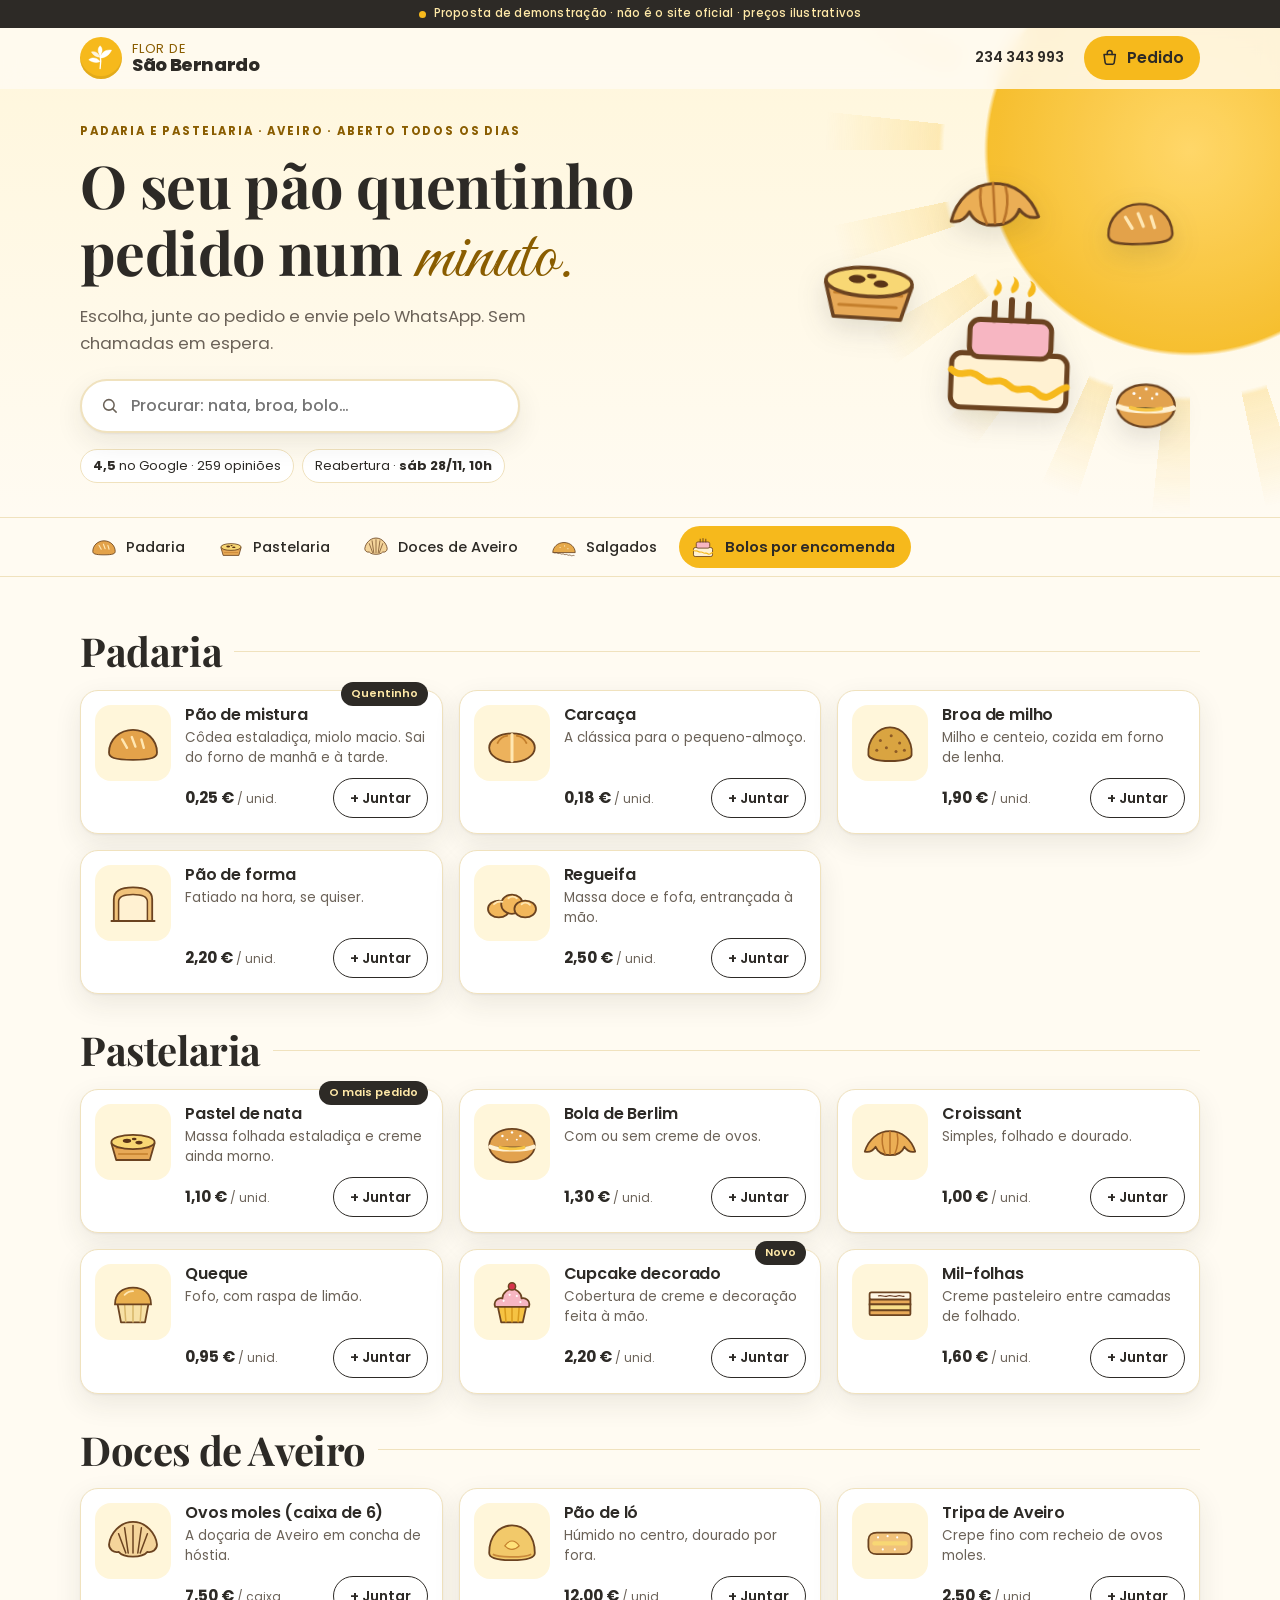
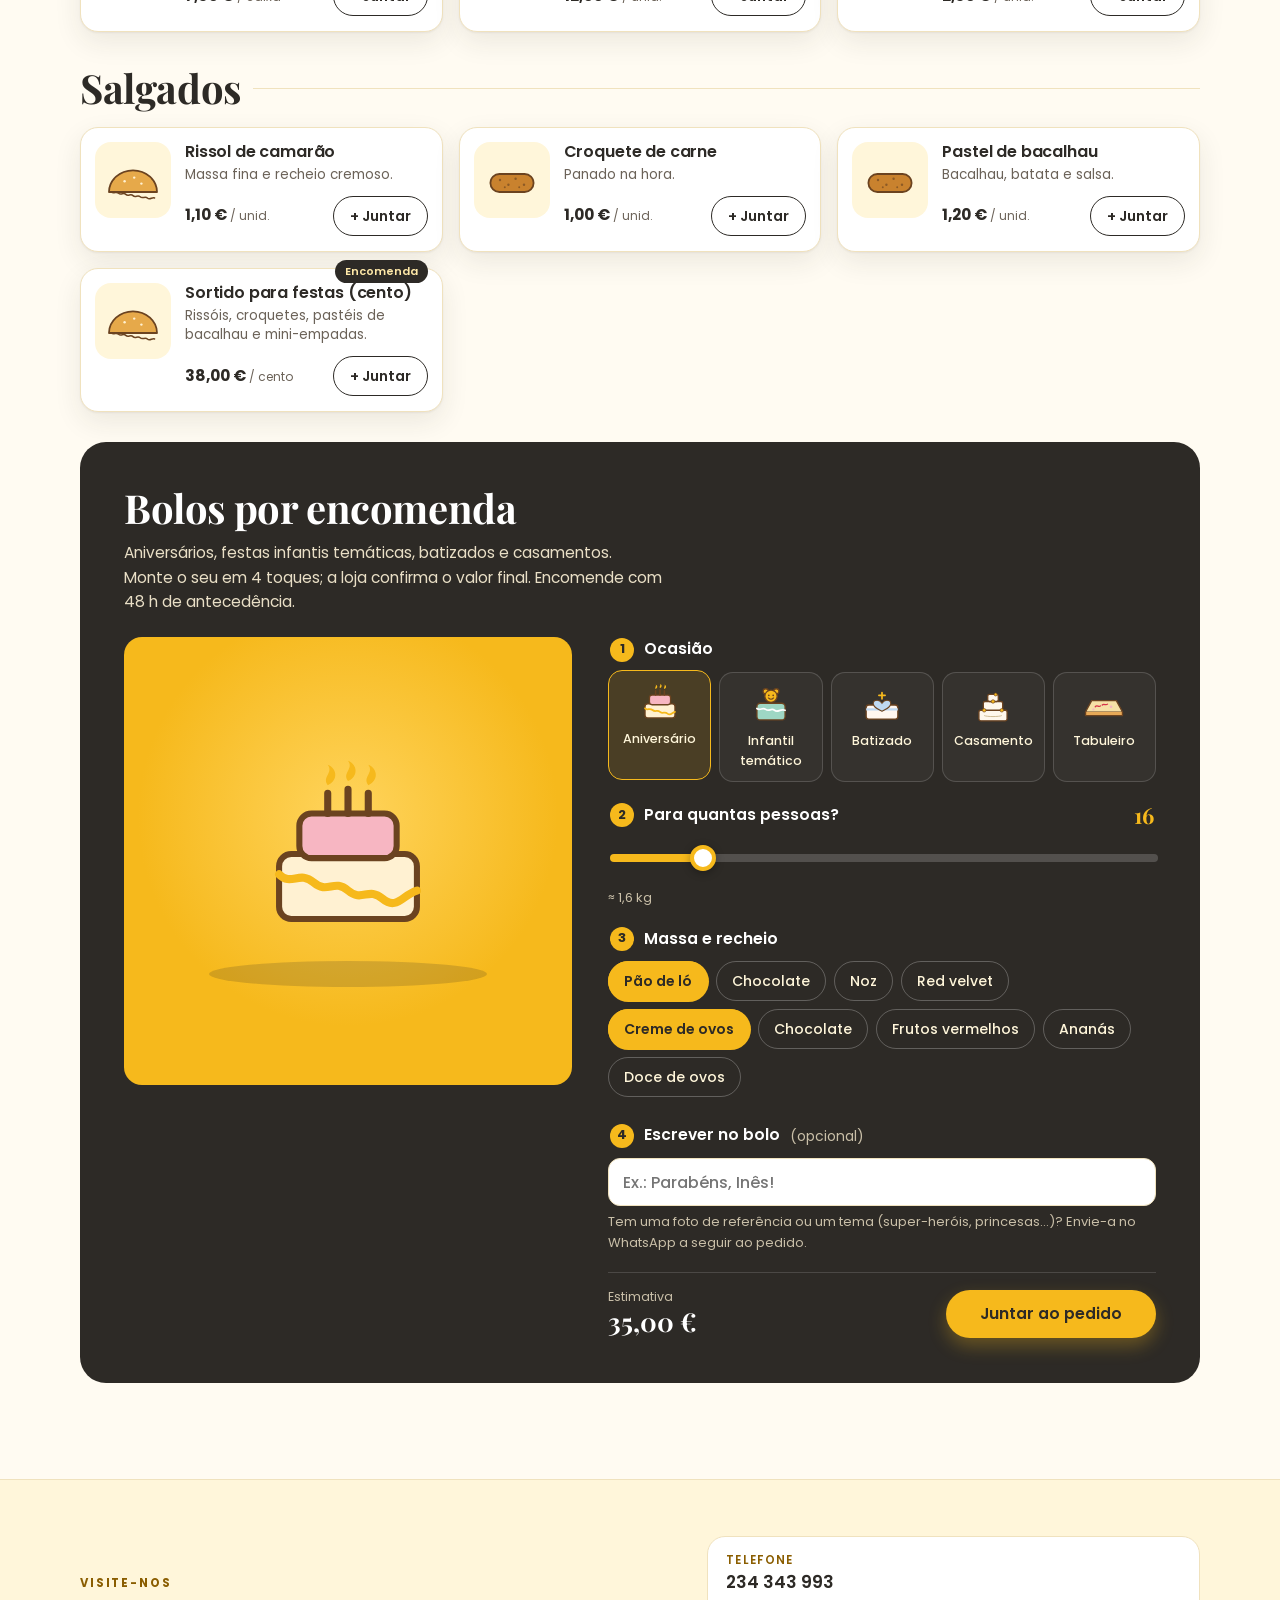
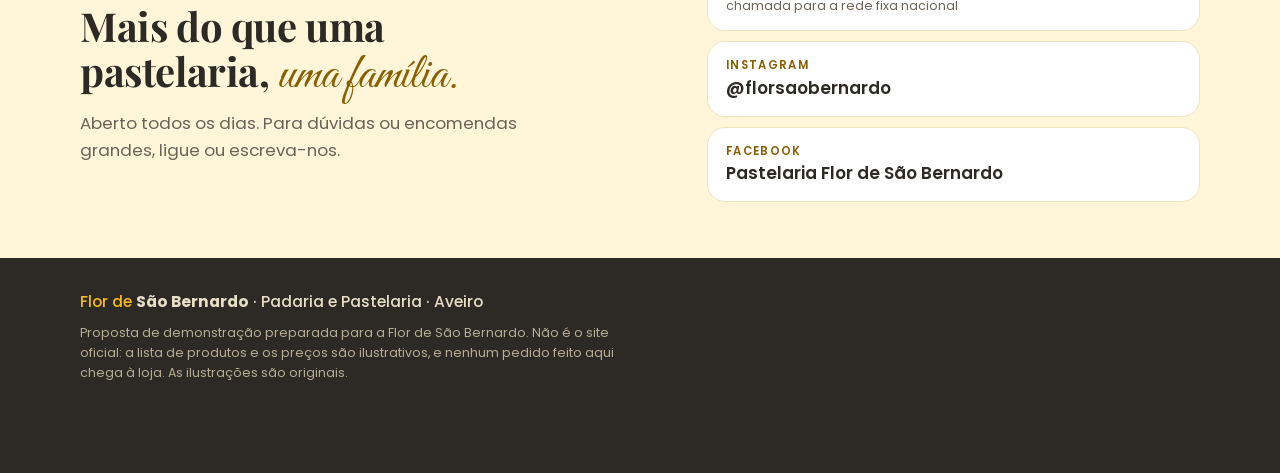
<file: flor/index.html>
<!doctype html>
<html lang="pt-PT">
<head>
<meta charset="utf-8">
<meta name="viewport" content="width=device-width, initial-scale=1, viewport-fit=cover">
<title>Flor de São Bernardo · Cardápio e encomendas (proposta de demonstração)</title>
<meta name="description" content="Proposta de demonstração: cardápio interativo com pedido por WhatsApp para a Flor de São Bernardo, padaria e pastelaria em Aveiro. Não é o site oficial.">
<meta name="robots" content="noindex">
<meta name="theme-color" content="#F6B91C">
<link rel="icon" href="data:image/svg+xml,%3Csvg xmlns=%27http://www.w3.org/2000/svg%27 viewBox=%270 0 32 32%27%3E%3Ccircle cx=%2716%27 cy=%2716%27 r=%2716%27 fill=%27%23F6B91C%27/%3E%3Cpath d=%27M16 24c0-6 0-10-1-14M16 16c-3-2-6-2-8 0 3 1 6 1 8 0zM16 13c2-3 5-4 8-3-2 2-5 3-8 3zM16 11c-1-3 0-5 2-7 1 3 0 5-2 7z%27 fill=%27%23fff%27 stroke=%27%23fff%27 stroke-width=%271.5%27 stroke-linecap=%27round%27/%3E%3C/svg%3E">
<link rel="preconnect" href="https://fonts.googleapis.com">
<link rel="preconnect" href="https://fonts.gstatic.com" crossorigin>
<link href="https://fonts.googleapis.com/css2?family=Poppins:wght@400;500;600;700;800&family=Playfair+Display:wght@600;700&family=Great+Vibes&display=swap" rel="stylesheet">
  <script defer src="./assets/index-DmvAxV36.js"></script>
  <link rel="stylesheet" href="./assets/style-DAqvGwc1.css">
</head>
<body>

<svg width="0" height="0" style="position:absolute" aria-hidden="true" focusable="false">
<defs>
 <!-- flor da marca (desenho próprio, inspirado no logótipo) -->
 <symbol id="i-flor" viewBox="0 0 64 64">
  <g fill="#fff" stroke="#fff" stroke-linejoin="round">
   <path d="M30 56c2-12 2-22 0-32" fill="none" stroke-width="3" stroke-linecap="round"/>
   <path d="M30 40C22 30 10 30 4 36c8 6 18 8 26 4z"/>
   <path d="M30 32c2-12 12-20 26-18-4 10-14 18-26 18z"/>
   <path d="M30 26c-6-8-6-16 0-22 6 6 6 14 0 22z"/>
   <path d="M30 30C26 20 18 16 10 18c4 8 12 12 20 12z" opacity=".85"/>
  </g>
 </symbol>
 <!-- padaria -->
 <symbol id="i-pao" viewBox="0 0 100 100">
  <path d="M10 66c0-22 18-38 40-38s40 16 40 38c0 8-8 12-40 12S10 74 10 66z" fill="#E3A24A" stroke="#6B4320" stroke-width="3"/>
  <path d="M32 44l8 14M48 40l6 16M64 44l4 14" stroke="#FFE7B3" stroke-width="4" stroke-linecap="round"/>
 </symbol>
 <symbol id="i-carcaca" viewBox="0 0 100 100">
  <ellipse cx="50" cy="58" rx="38" ry="24" fill="#EDB25C" stroke="#6B4320" stroke-width="3"/>
  <path d="M50 36v44" stroke="#FFE7B3" stroke-width="5" stroke-linecap="round"/>
  <path d="M26 50c4-8 10-12 16-12M74 50c-4-8-10-12-16-12" stroke="#C47F2C" stroke-width="3" stroke-linecap="round" fill="none"/>
 </symbol>
 <symbol id="i-broa" viewBox="0 0 100 100">
  <path d="M14 70c-2-26 16-46 36-46s38 20 36 46c-1 6-14 10-36 10S15 76 14 70z" fill="#D9A441" stroke="#6B4320" stroke-width="3"/>
  <g fill="#8C5A26"><circle cx="34" cy="46" r="2.5"/><circle cx="52" cy="38" r="2.5"/><circle cx="66" cy="50" r="2.5"/><circle cx="44" cy="58" r="2.5"/><circle cx="60" cy="64" r="2.5"/><circle cx="28" cy="62" r="2.5"/><circle cx="74" cy="62" r="2.5"/></g>
 </symbol>
 <symbol id="i-forma" viewBox="0 0 100 100">
  <path d="M18 80V44c0-14 10-20 32-20s32 6 32 20v36z" fill="#F0C27A" stroke="#6B4320" stroke-width="3" stroke-linejoin="round"/>
  <path d="M26 80V48c0-8 8-12 24-12s24 4 24 12v32" fill="#FFF1D2" stroke="#6B4320" stroke-width="2.5"/>
  <path d="M14 80h72" stroke="#6B4320" stroke-width="3" stroke-linecap="round"/>
 </symbol>
 <symbol id="i-regueifa" viewBox="0 0 100 100">
  <g fill="#F2B75B" stroke="#6B4320" stroke-width="3"><ellipse cx="28" cy="60" rx="18" ry="14"/><ellipse cx="50" cy="52" rx="18" ry="16"/><ellipse cx="72" cy="60" rx="18" ry="14"/></g>
  <path d="M20 52c4-4 10-5 14-4M44 42c4-3 10-3 14 0M66 52c4-3 10-3 14 1" stroke="#FFE7B3" stroke-width="3" stroke-linecap="round" fill="none"/>
 </symbol>
 <!-- pastelaria -->
 <symbol id="i-nata" viewBox="0 0 100 100">
  <path d="M14 52h72l-8 28H22z" fill="#E7A957" stroke="#6B4320" stroke-width="3" stroke-linejoin="round"/>
  <path d="M22 60h56M26 70h48" stroke="#C47F2C" stroke-width="2.5" stroke-linecap="round"/>
  <ellipse cx="50" cy="50" rx="36" ry="12" fill="#F8D774" stroke="#6B4320" stroke-width="3"/>
  <g fill="#5A3417"><ellipse cx="40" cy="48" rx="7" ry="3.5"/><ellipse cx="60" cy="51" rx="6" ry="3"/><ellipse cx="52" cy="45" rx="4" ry="2"/></g>
 </symbol>
 <symbol id="i-berlim" viewBox="0 0 100 100">
  <ellipse cx="50" cy="56" rx="38" ry="28" fill="#E2A24E" stroke="#6B4320" stroke-width="3"/>
  <path d="M14 58c12 6 60 6 72 0" stroke="#FFF1D2" stroke-width="7" stroke-linecap="round"/>
  <path d="M30 59c8 3 32 3 40 0" stroke="#F6C343" stroke-width="5" stroke-linecap="round"/>
  <g fill="#fff"><circle cx="34" cy="40" r="2"/><circle cx="50" cy="34" r="2"/><circle cx="64" cy="40" r="2"/><circle cx="42" cy="46" r="1.6"/><circle cx="58" cy="46" r="1.6"/></g>
 </symbol>
 <symbol id="i-croissant" viewBox="0 0 100 100">
  <path d="M8 66c6-20 22-34 42-34s36 14 42 34c-8 2-14-2-18-8-4 10-14 14-24 14s-20-4-24-14c-4 6-10 10-18 8z" fill="#EBAE55" stroke="#6B4320" stroke-width="3" stroke-linejoin="round"/>
  <path d="M38 36c-2 10-1 22 4 34M62 36c2 10 1 22-4 34M50 32v38" stroke="#B9732A" stroke-width="2.5" fill="none" stroke-linecap="round"/>
 </symbol>
 <symbol id="i-queque" viewBox="0 0 100 100">
  <path d="M24 52h52l-6 32H30z" fill="#F7E1A6" stroke="#6B4320" stroke-width="3" stroke-linejoin="round"/>
  <path d="M36 54l2 30M50 54v30M64 54l-2 30" stroke="#D8B66A" stroke-width="2.5"/>
  <path d="M20 54c0-18 12-28 30-28s30 10 30 28z" fill="#E9B04F" stroke="#6B4320" stroke-width="3"/>
  <path d="M36 38c4-4 10-6 14-6" stroke="#FFE7B3" stroke-width="3" stroke-linecap="round" fill="none"/>
 </symbol>
 <symbol id="i-cupcake" viewBox="0 0 100 100">
  <path d="M26 56h48l-6 28H32z" fill="#F6C343" stroke="#6B4320" stroke-width="3" stroke-linejoin="round"/>
  <path d="M38 58l2 26M50 58v26M62 58l-2 26" stroke="#D99B1C" stroke-width="2.5"/>
  <path d="M22 58c-4-10 6-16 12-14 0-10 10-16 16-16s16 6 16 16c6-2 16 4 12 14z" fill="#F7B6C2" stroke="#6B4320" stroke-width="3" stroke-linejoin="round"/>
  <circle cx="50" cy="24" r="6" fill="#D6334A" stroke="#6B4320" stroke-width="2.5"/>
  <g fill="#fff"><circle cx="36" cy="48" r="1.8"/><circle cx="58" cy="40" r="1.8"/><circle cx="64" cy="50" r="1.8"/><circle cx="46" cy="38" r="1.8"/></g>
 </symbol>
 <symbol id="i-milfolhas" viewBox="0 0 100 100">
  <rect x="16" y="34" width="68" height="12" rx="3" fill="#FFF7E6" stroke="#6B4320" stroke-width="3"/>
  <path d="M30 40c6-3 10 3 16 0s10 3 16 0 8 3 12 0" stroke="#6B3F26" stroke-width="2" fill="none"/>
  <rect x="16" y="46" width="68" height="8" fill="#E7A957" stroke="#6B4320" stroke-width="3"/>
  <rect x="16" y="54" width="68" height="10" fill="#F8DF8C" stroke="#6B4320" stroke-width="3"/>
  <rect x="16" y="64" width="68" height="8" rx="2" fill="#E7A957" stroke="#6B4320" stroke-width="3"/>
 </symbol>
 <!-- Aveiro -->
 <symbol id="i-ovos" viewBox="0 0 100 100">
  <path d="M50 18c-22 0-38 20-40 38 0 8 8 14 16 12 5 6 14 8 24 8s19-2 24-8c8 2 16-4 16-12-2-18-18-38-40-38z" fill="#F4D49A" stroke="#6B4320" stroke-width="3" stroke-linejoin="round"/>
  <path d="M50 24v46M36 28l6 42M64 28l-6 42M26 38l12 32M74 38l-12 32" stroke="#6B4320" stroke-width="2.5" stroke-linecap="round" fill="none"/>
 </symbol>
 <symbol id="i-paolo" viewBox="0 0 100 100">
  <path d="M12 70c0-30 18-46 38-46s38 16 38 46c0 8-10 12-38 12S12 78 12 70z" fill="#F2C96A" stroke="#6B4320" stroke-width="3"/>
  <path d="M38 58c4-6 8-8 12-8s8 2 12 8c-4 4-8 6-12 6s-8-2-12-6z" fill="#FFE27A" stroke="#C47F2C" stroke-width="2"/>
  <path d="M18 72c10 6 54 6 64 0" stroke="#C98A3B" stroke-width="3" fill="none"/>
 </symbol>
 <symbol id="i-tripa" viewBox="0 0 100 100">
  <path d="M14 48c0-8 6-12 14-12h44c8 0 14 4 14 12v12c0 8-6 12-14 12H28c-8 0-14-4-14-12z" fill="#F0C27A" stroke="#6B4320" stroke-width="3"/>
  <path d="M24 54h52" stroke="#F8D774" stroke-width="7" stroke-linecap="round"/>
  <g fill="#fff"><circle cx="30" cy="44" r="1.8"/><circle cx="46" cy="42" r="1.8"/><circle cx="62" cy="44" r="1.8"/><circle cx="38" cy="64" r="1.8"/><circle cx="58" cy="64" r="1.8"/></g>
 </symbol>
 <!-- salgados -->
 <symbol id="i-salg" viewBox="0 0 100 100">
  <path d="M10 70c0-20 18-36 40-36s40 16 40 36z" fill="#E6A94A" stroke="#6B4320" stroke-width="3" stroke-linejoin="round"/>
  <path d="M14 70c4 4 8-2 12 2s8-2 12 2 8-2 12 2 8-2 12 2 8-2 12 2 8-2 12 0" stroke="#6B4320" stroke-width="2.5" fill="none" stroke-linecap="round"/>
  <g fill="#FFF1D2"><circle cx="36" cy="52" r="2"/><circle cx="52" cy="46" r="2"/><circle cx="64" cy="56" r="2"/></g>
 </symbol>
 <symbol id="i-croquete" viewBox="0 0 100 100">
  <rect x="14" y="40" width="72" height="30" rx="15" fill="#C9822E" stroke="#6B4320" stroke-width="3"/>
  <g fill="#8C5A26"><circle cx="30" cy="50" r="2"/><circle cx="44" cy="58" r="2"/><circle cx="56" cy="48" r="2"/><circle cx="70" cy="58" r="2"/><circle cx="38" cy="62" r="1.6"/><circle cx="62" cy="62" r="1.6"/></g>
 </symbol>
 <!-- bolos por encomenda -->
 <symbol id="i-bolo" viewBox="0 0 100 100">
  <rect x="16" y="52" width="68" height="32" rx="6" fill="#FFF1D2" stroke="#6B4320" stroke-width="3"/>
  <path d="M16 62c6 6 10-2 17 4s10-2 17 4 10-2 17 4 10-2 17-4" stroke="#F6B91C" stroke-width="4" fill="none" stroke-linecap="round"/>
  <rect x="26" y="32" width="48" height="22" rx="6" fill="#F7B6C2" stroke="#6B4320" stroke-width="3"/>
  <path d="M40 32v-10M50 32v-12M60 32v-10" stroke="#6B4320" stroke-width="3.5" stroke-linecap="round"/>
  <path d="M40 18c-3-4 3-6 0-10 5 2 5 8 0 10zM50 16c-3-4 3-6 0-10 5 2 5 8 0 10zM60 18c-3-4 3-6 0-10 5 2 5 8 0 10z" fill="#F6B91C"/>
 </symbol>
 <symbol id="i-infantil" viewBox="0 0 100 100">
  <rect x="18" y="46" width="64" height="38" rx="8" fill="#9ED7C4" stroke="#6B4320" stroke-width="3"/>
  <path d="M18 58c8 6 12-4 20 2s12-4 20 2 12-4 24 0" stroke="#fff" stroke-width="4" fill="none" stroke-linecap="round"/>
  <g fill="#F6B91C" stroke="#6B4320" stroke-width="3"><circle cx="38" cy="19" r="6"/><circle cx="62" cy="19" r="6"/></g>
  <circle cx="50" cy="30" r="14" fill="#F6B91C" stroke="#6B4320" stroke-width="3"/>
  <circle cx="45" cy="28" r="2" fill="#6B4320"/><circle cx="55" cy="28" r="2" fill="#6B4320"/>
  <path d="M44 34c4 4 8 4 12 0" stroke="#6B4320" stroke-width="2.5" fill="none" stroke-linecap="round"/>
 </symbol>
 <symbol id="i-batizado" viewBox="0 0 100 100">
  <rect x="14" y="50" width="72" height="32" rx="6" fill="#FFF7F0" stroke="#6B4320" stroke-width="3"/>
  <path d="M14 60h72" stroke="#BFD9F2" stroke-width="5"/>
  <path d="M50 46c-8-12-26-6-18 6 4 6 18 12 18 12s14-6 18-12c8-12-10-18-18-6z" fill="#BFD9F2" stroke="#6B4320" stroke-width="2.5"/>
  <path d="M50 22v14M43 28h14" stroke="#F6B91C" stroke-width="4" stroke-linecap="round"/>
 </symbol>
 <symbol id="i-casamento" viewBox="0 0 100 100">
  <rect x="18" y="62" width="64" height="24" rx="4" fill="#FFF8EC" stroke="#6B4320" stroke-width="3"/>
  <rect x="28" y="42" width="44" height="20" rx="4" fill="#FFF8EC" stroke="#6B4320" stroke-width="3"/>
  <rect x="38" y="26" width="24" height="16" rx="4" fill="#FFF8EC" stroke="#6B4320" stroke-width="3"/>
  <g fill="#F6B91C" stroke="#6B4320" stroke-width="1.5"><circle cx="30" cy="62" r="4"/><circle cx="70" cy="62" r="4"/><circle cx="50" cy="42" r="4"/><circle cx="56" cy="26" r="3.5"/></g>
  <path d="M30 74c6 3 34 3 40 0" stroke="#C9B48A" stroke-width="2" fill="none"/>
 </symbol>
 <symbol id="i-tabuleiro" viewBox="0 0 100 100">
  <path d="M8 66l14-26h56l14 26z" fill="#F7E1A6" stroke="#6B4320" stroke-width="3" stroke-linejoin="round"/>
  <path d="M8 66v8h84v-8" fill="#E7A957" stroke="#6B4320" stroke-width="3" stroke-linejoin="round"/>
  <path d="M30 54c4-6 8 2 12-2M46 50c4-4 8 2 12-2" stroke="#D6334A" stroke-width="3" fill="none" stroke-linecap="round"/>
  <g fill="#F7B6C2"><circle cx="66" cy="54" r="3"/><circle cx="26" cy="60" r="2.5"/></g>
 </symbol>
</defs>
</svg>

<!-- A página toda é React (src/App.jsx). Sem JS, fica esta abertura com o contacto. -->
<div id="raiz">
  <div class="demo" role="note"><b aria-hidden="true"></b>Proposta de demonstração · não é o site oficial · preços ilustrativos</div>
  <section class="hero">
    <div class="wrap">
      <p class="kicker">Padaria e Pastelaria · Aveiro</p>
      <h1>O cardápio da <em>Flor</em>, para pedir num minuto.</h1>
      <noscript><p>Para encomendar, ligue para o 234 343 993.</p></noscript>
    </div>
  </section>
</div>
<div id="ui-raiz"></div>

</body>
</html>
</file>
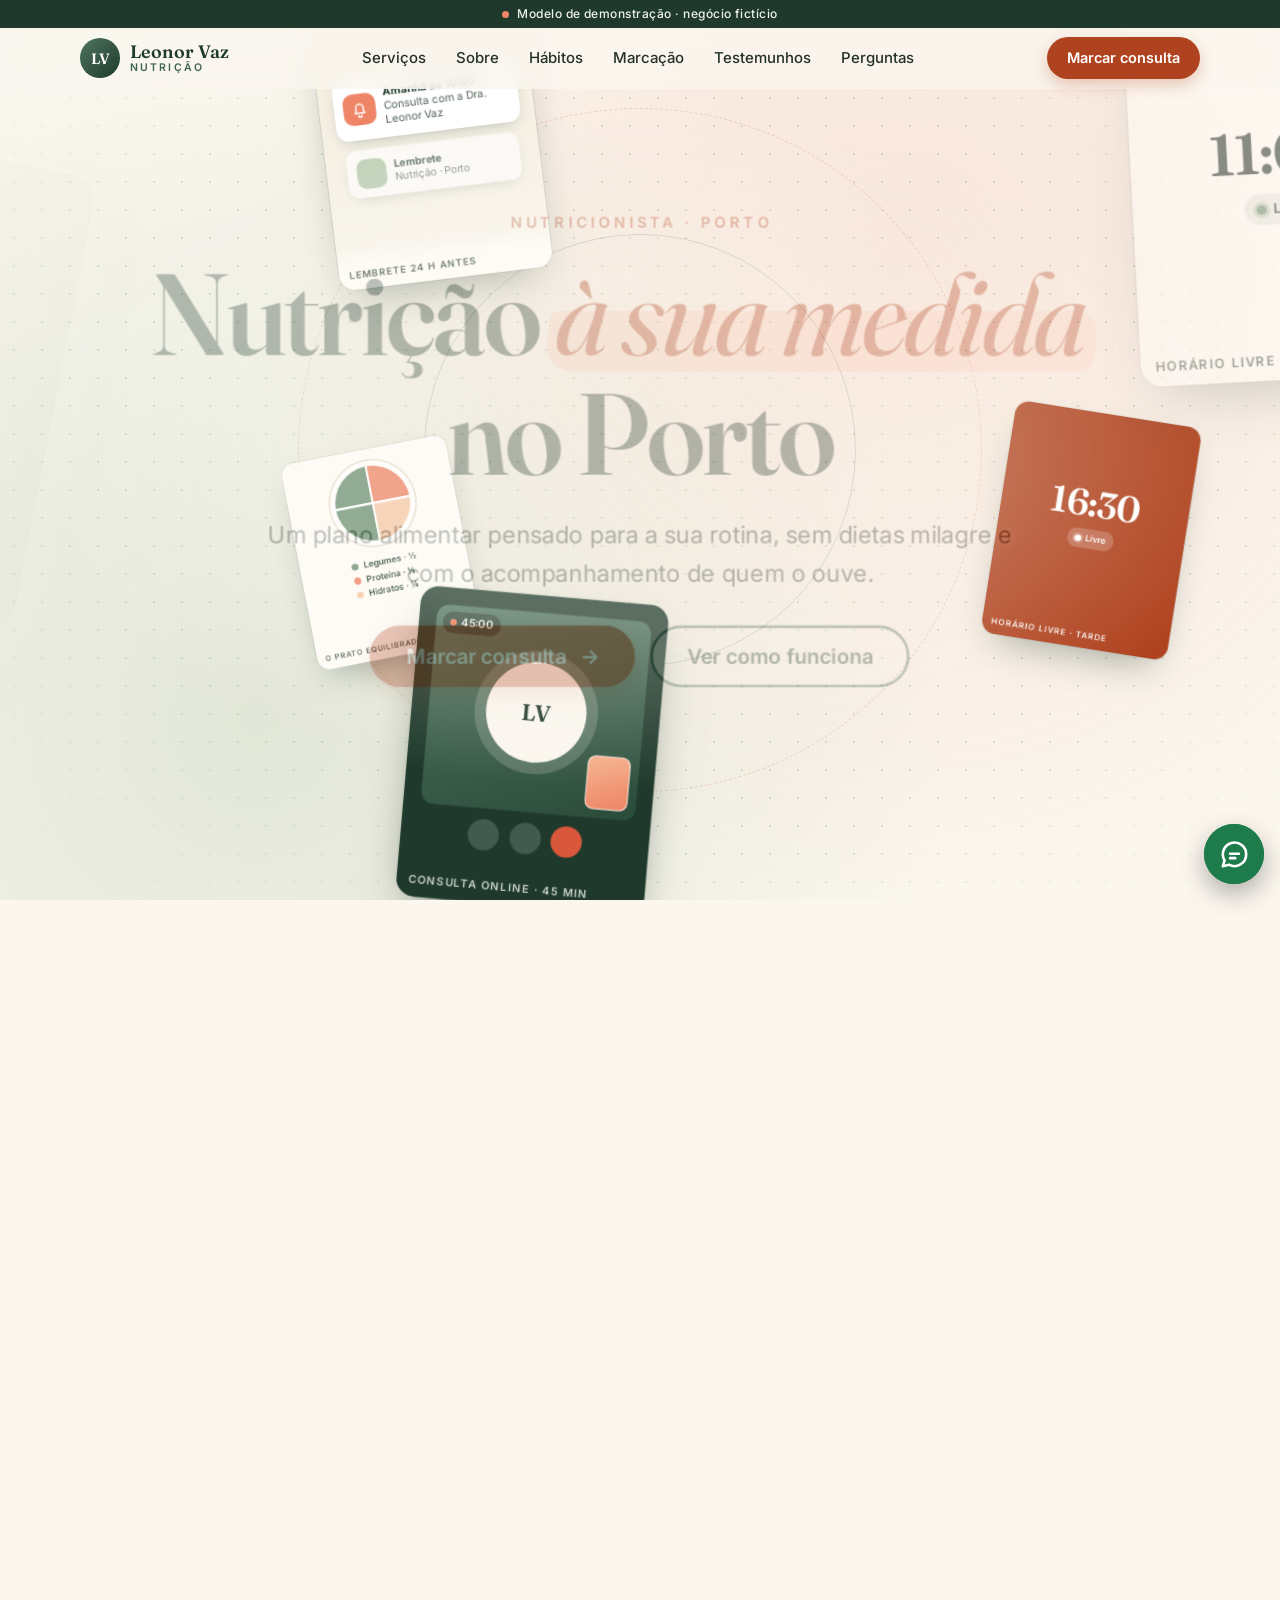
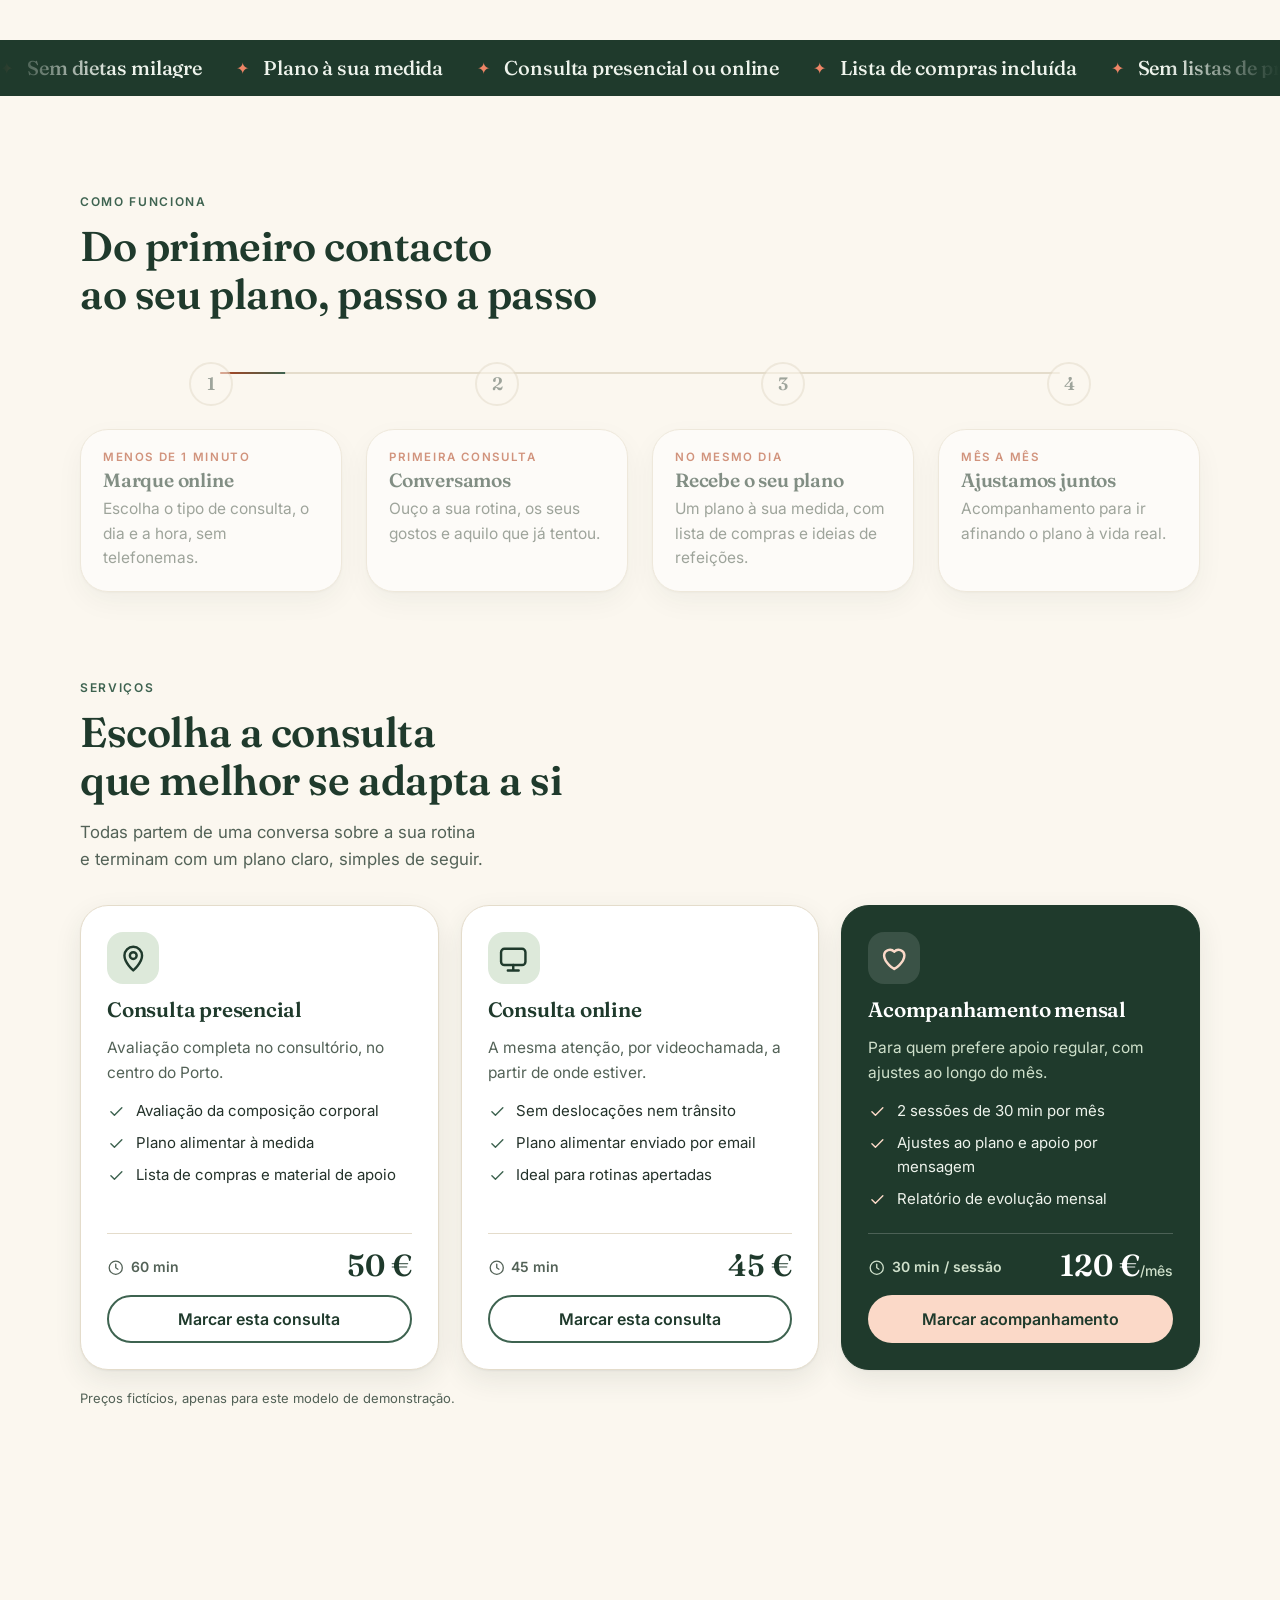
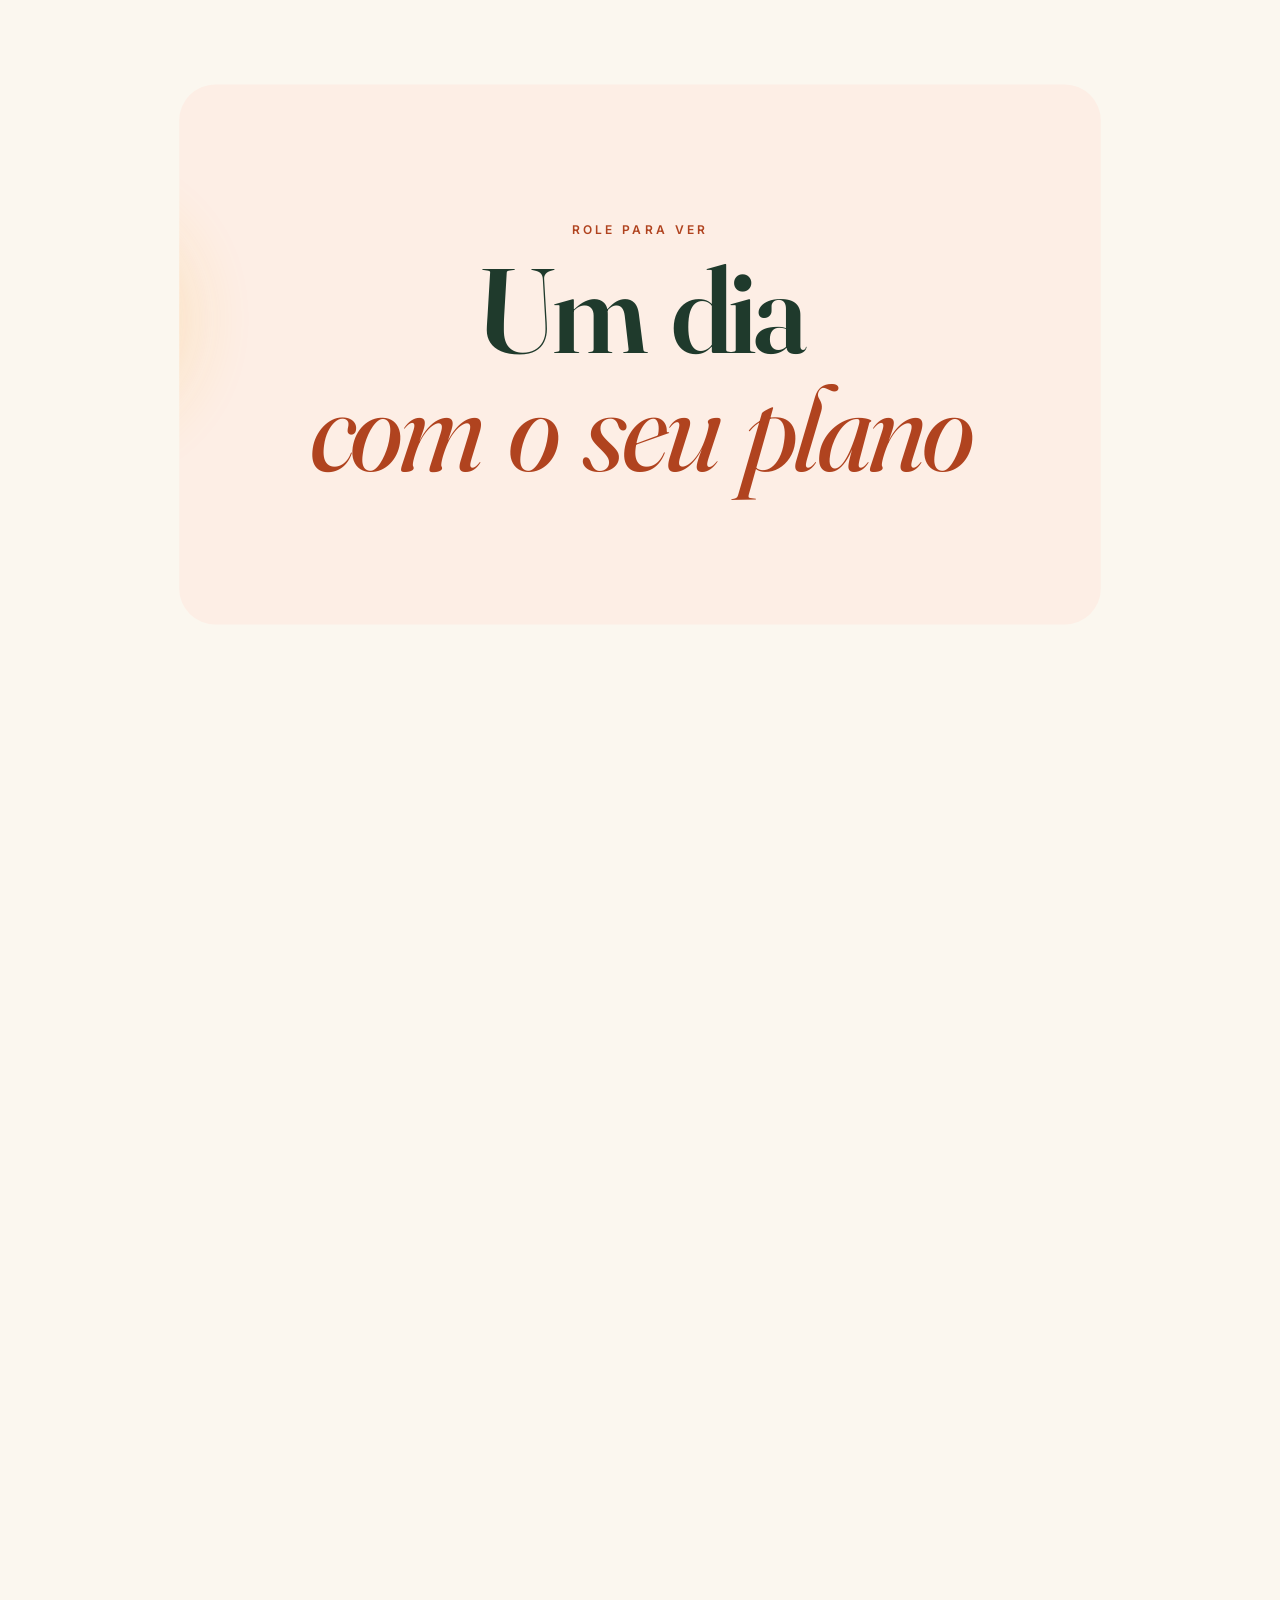
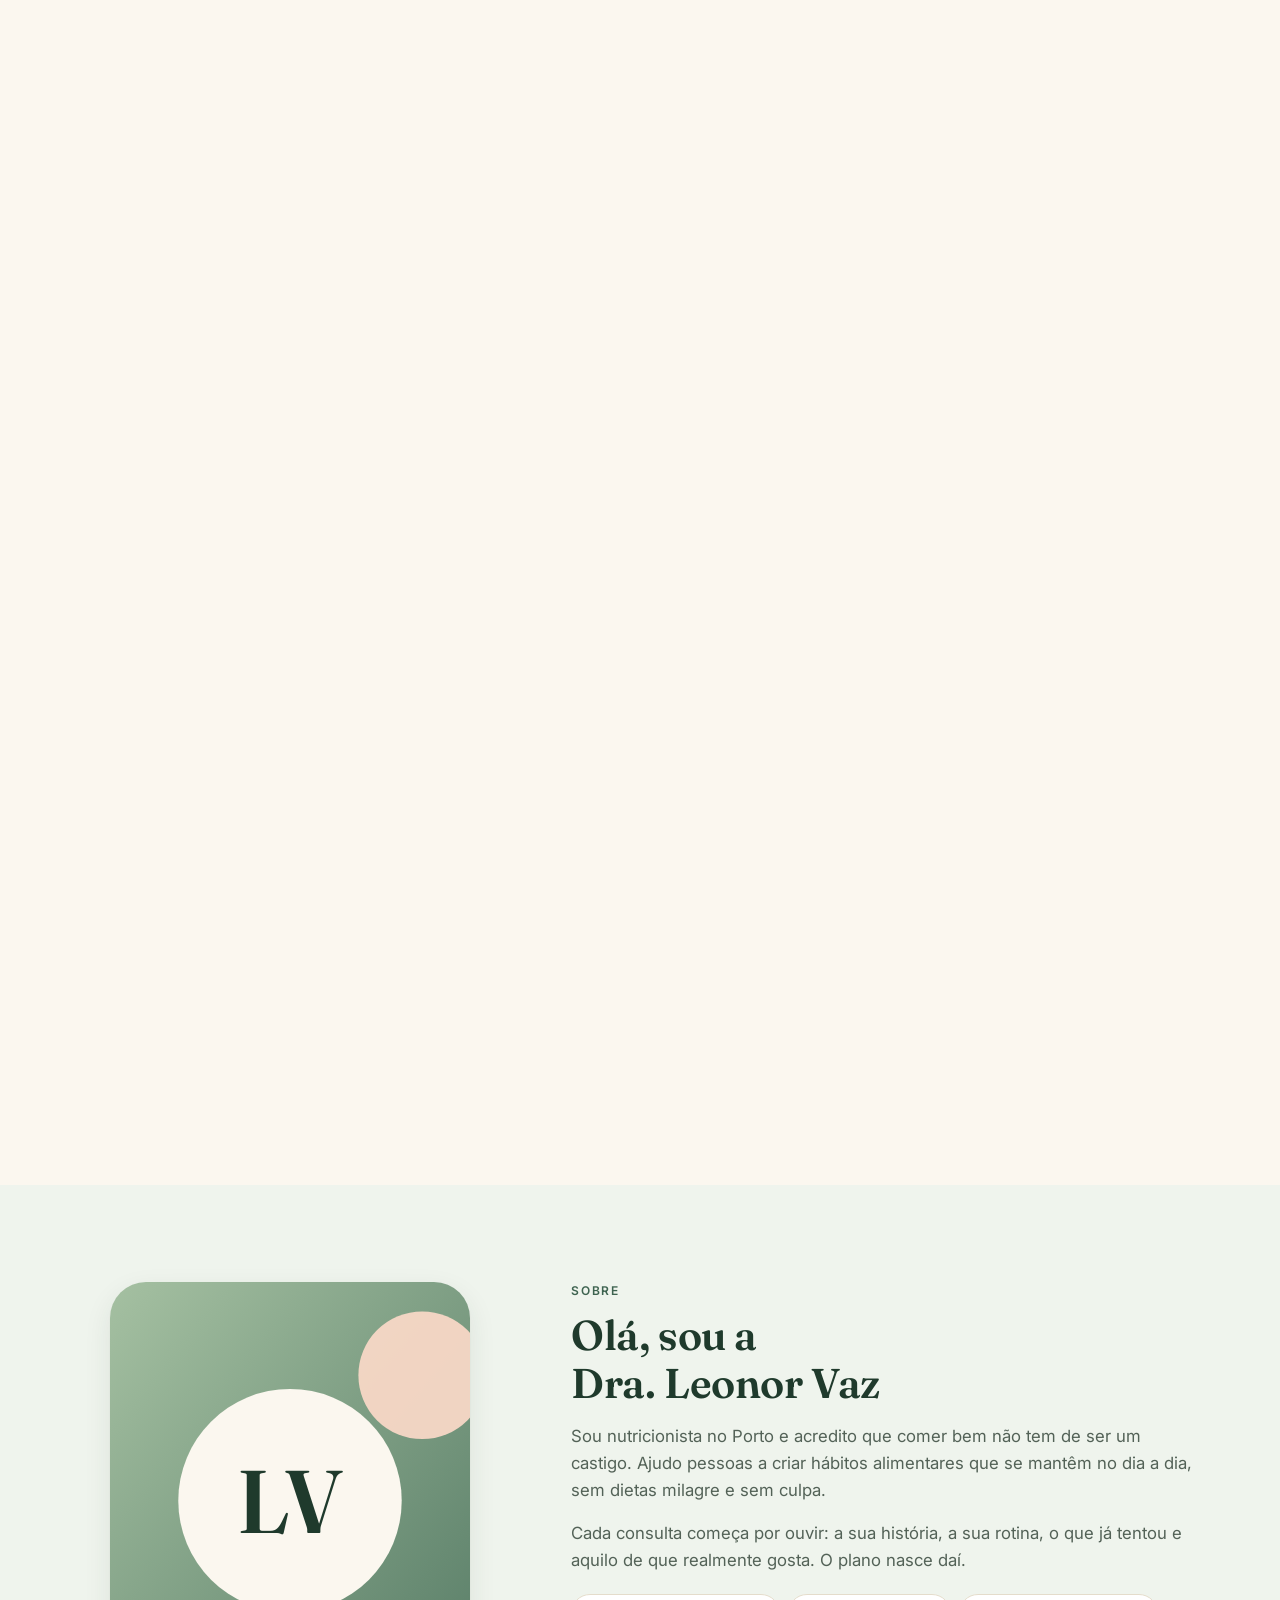
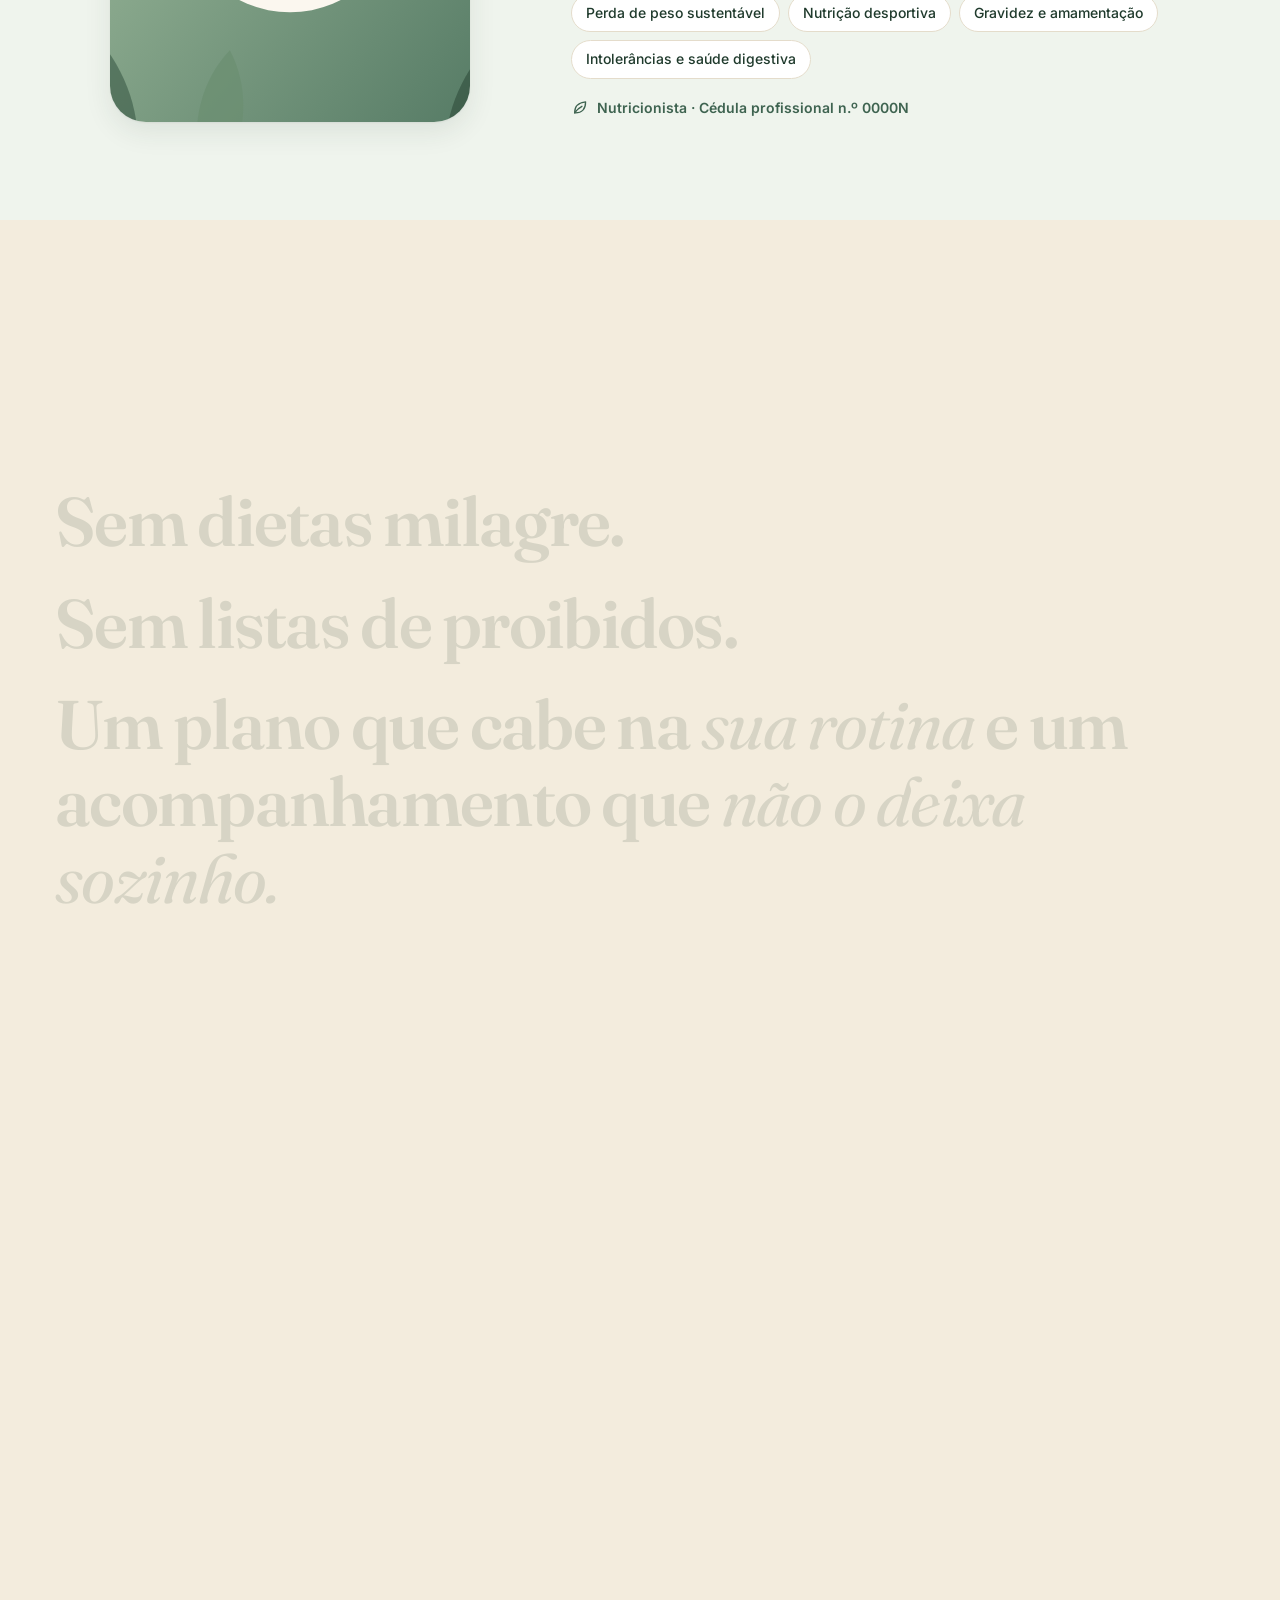
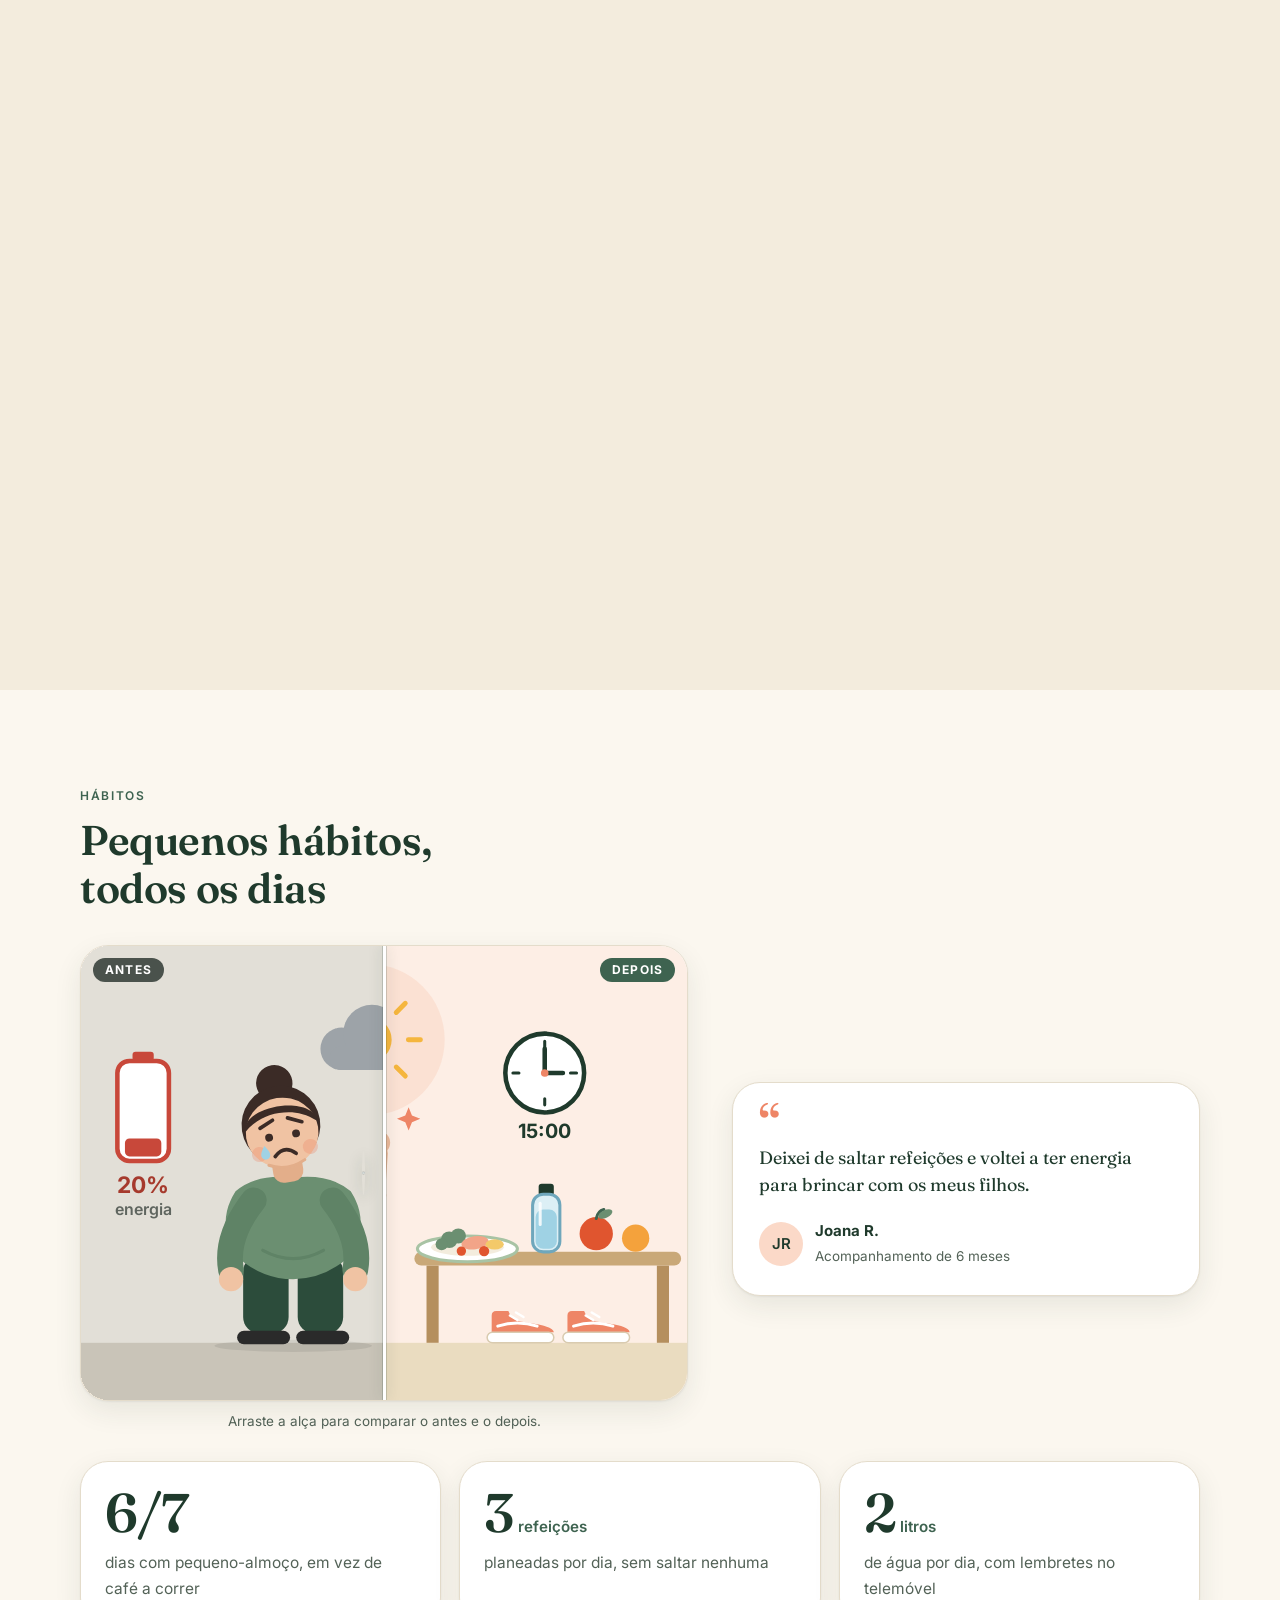
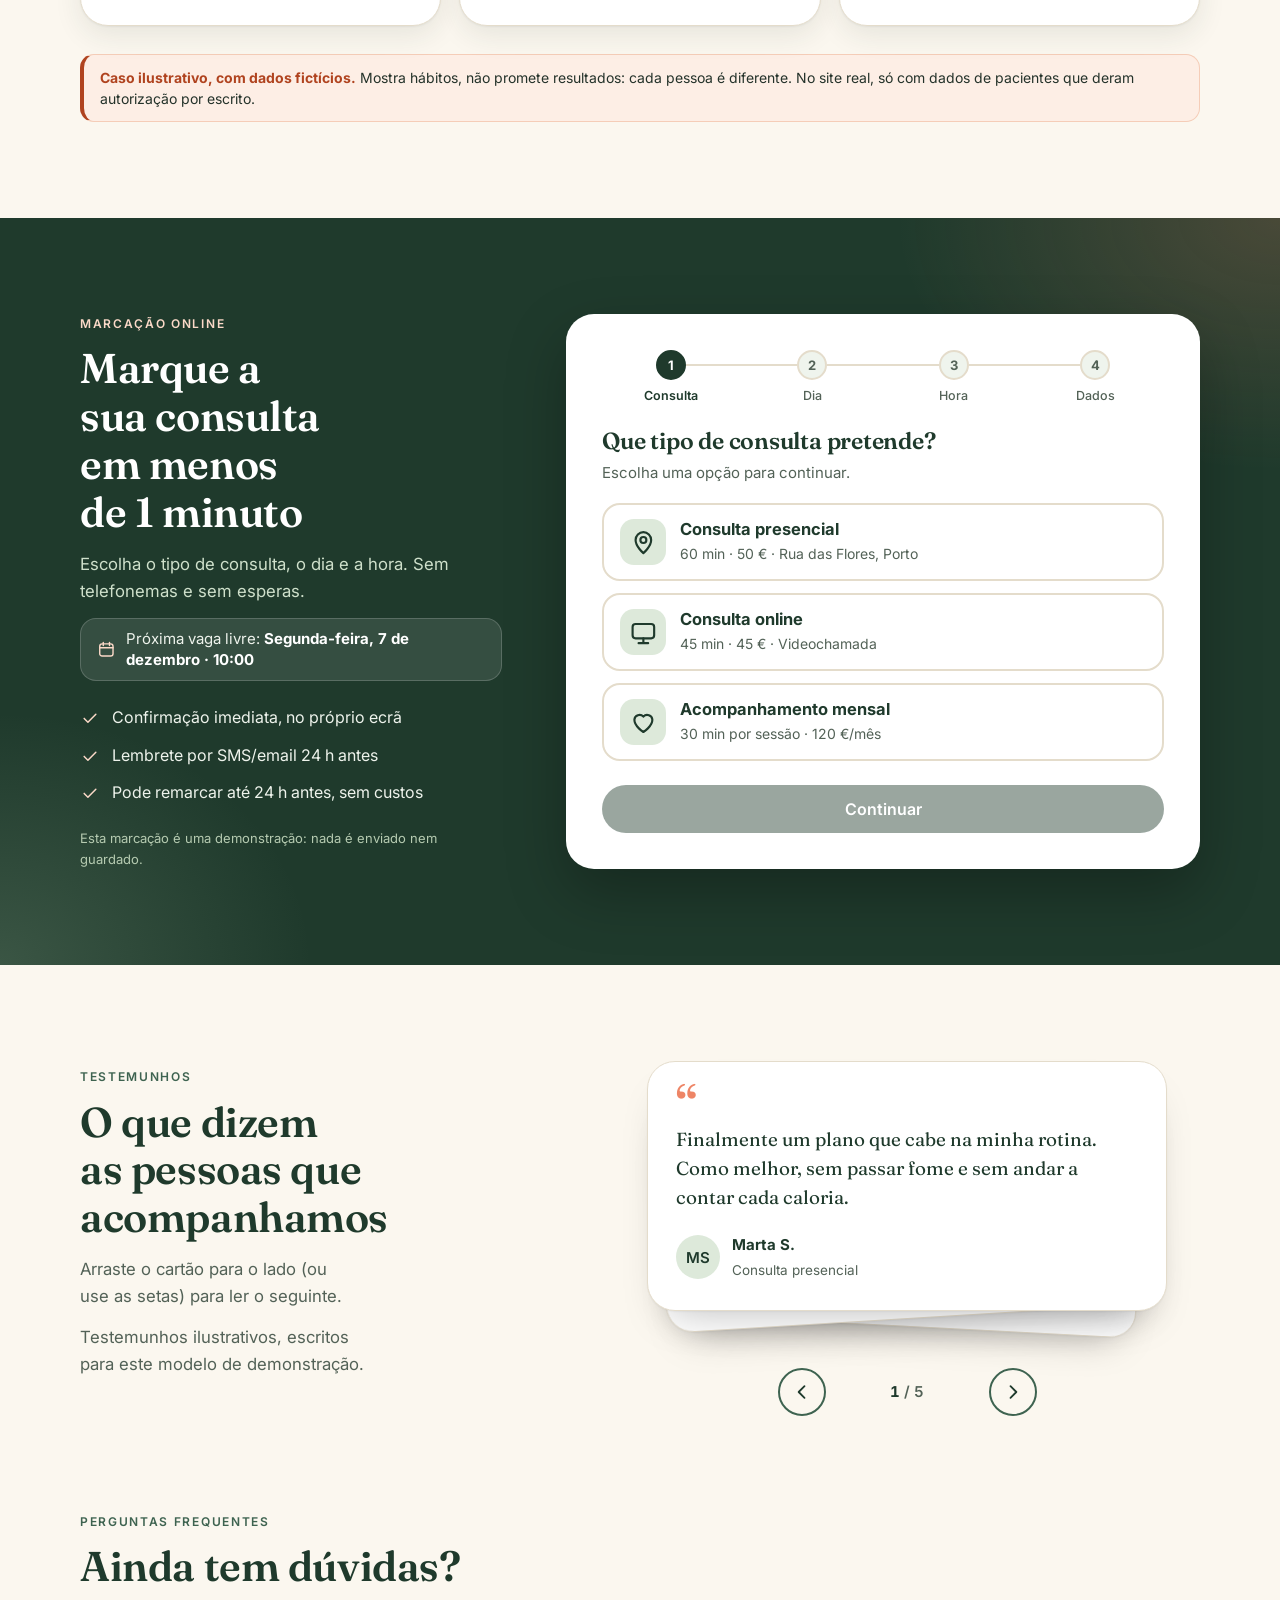
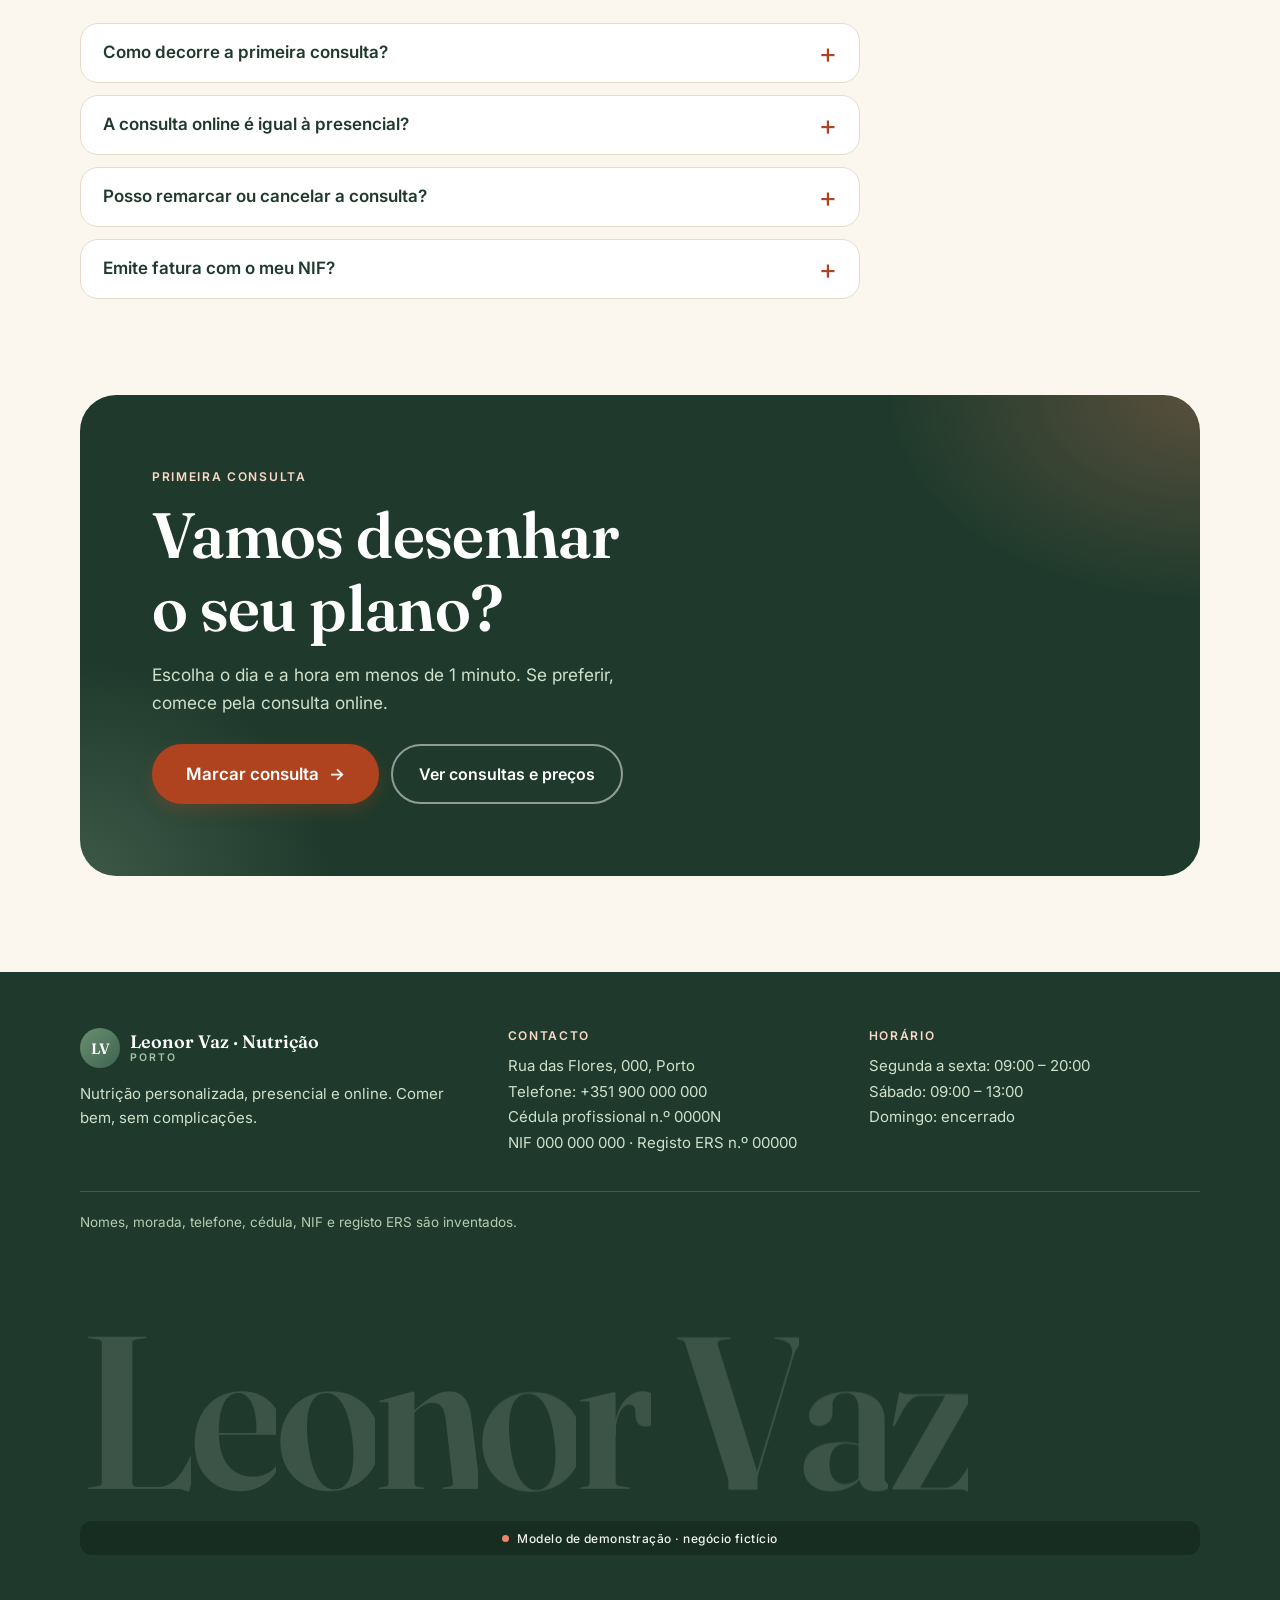
<file: nutricionista/index.html>
<!doctype html>
<html lang="pt-PT">
<head>
<meta charset="utf-8">
<meta name="viewport" content="width=device-width, initial-scale=1, viewport-fit=cover">
<title>Leonor Vaz · Nutrição | Nutricionista no Porto (modelo de demonstração)</title>
<meta name="description" content="Modelo de demonstração (versão com movimento): landing page com marcação online de consultas para um consultório de nutrição fictício no Porto.">
<meta name="robots" content="noindex">
<meta name="theme-color" content="#FBF7EF">
<link rel="icon" href="data:image/svg+xml,%3Csvg xmlns=%27http://www.w3.org/2000/svg%27 viewBox=%270 0 32 32%27%3E%3Ccircle cx=%2716%27 cy=%2716%27 r=%2716%27 fill=%27%231F3A2C%27/%3E%3Cpath d=%27M9 23C9 14 14 9 24 8c0 10-5 15-14 15z%27 fill=%27%23EE8566%27/%3E%3C/svg%3E">
<link rel="preconnect" href="https://fonts.googleapis.com">
<link rel="preconnect" href="https://fonts.gstatic.com" crossorigin>
<link href="https://fonts.googleapis.com/css2?family=Fraunces:ital,opsz,wght@0,9..144,400;0,9..144,600;1,9..144,400;1,9..144,600&family=Inter:wght@400;500;600;700&display=swap" rel="stylesheet">
<script>
/* Os estados "antes de aparecer" só valem com html.js-mov: sem JS, ou com
   "reduzir movimento" no sistema, tudo aparece parado e legível. */
if (!matchMedia('(prefers-reduced-motion: reduce)').matches) document.documentElement.classList.add('js-mov');
</script>
  <script defer src="./assets/index-DgcwWgn5.js"></script>
  <link rel="stylesheet" href="./assets/style-DgU7V3iw.css">
</head>
<body>

<svg width="0" height="0" style="position:absolute" aria-hidden="true" focusable="false">
  <symbol id="i-pin" viewBox="0 0 24 24"><path d="M12 21s-6.5-5.6-6.5-11a6.5 6.5 0 1 1 13 0C18.5 15.4 12 21 12 21z"/><circle cx="12" cy="10" r="2.5"/></symbol>
  <symbol id="i-video" viewBox="0 0 24 24"><rect x="3" y="5" width="18" height="12" rx="2.5"/><path d="M8 21h8M12 17v4"/></symbol>
  <symbol id="i-heart" viewBox="0 0 24 24"><path d="M12 20s-7.5-4.6-7.5-10.2A4.3 4.3 0 0 1 12 7.2a4.3 4.3 0 0 1 7.5 2.6C19.5 15.4 12 20 12 20z"/></symbol>
  <symbol id="i-clock" viewBox="0 0 24 24"><circle cx="12" cy="12" r="9"/><path d="M12 7v5l3 2"/></symbol>
  <symbol id="i-check" viewBox="0 0 24 24"><path d="M5 12.5l4.5 4.5L19 7.5"/></symbol>
  <symbol id="i-cal" viewBox="0 0 24 24"><rect x="3.5" y="5" width="17" height="15.5" rx="3"/><path d="M8 3v4M16 3v4M3.5 10h17"/></symbol>
  <symbol id="i-chat" viewBox="0 0 24 24"><path d="M20 12a8 8 0 0 1-11.8 7L4 20l1.2-4A8 8 0 1 1 20 12z"/><path d="M9 11.5h6M9 14.5h3.5"/></symbol>
  <symbol id="i-leaf" viewBox="0 0 24 24"><path d="M5 19C5 10 10 5 20 4c0 10-5 15-14 15"/><path d="M5 19c3-4 6-7 10-9"/></symbol>
</svg>

<a class="skip" href="#conteudo">Saltar para o conteúdo</a>

<div class="demo" role="note"><b aria-hidden="true"></b>Modelo de demonstração · negócio fictício</div>
<header class="hdr" id="cab">
  <div class="wrap">
    <a class="brand" href="#topo" aria-label="Leonor Vaz · Nutrição, início">
      <div class="av" aria-hidden="true">LV</div>
      <span><span class="b1">Leonor Vaz</span><span class="b2">Nutrição</span></span>
    </a>
    <nav aria-label="Principal">
      <ul class="nav-links">
        <li><a href="#servicos">Serviços</a></li>
        <li><a href="#sobre">Sobre</a></li>
        <li><a href="#resultados">Hábitos</a></li>
        <li><a href="#marcar">Marcação</a></li>
        <li><a href="#testemunhos">Testemunhos</a></li>
        <li><a href="#faq">Perguntas</a></li>
      </ul>
    </nav>
    <a class="btn btn-primary btn-sm" href="#marcar">Marcar consulta</a>
  </div>
  <div class="prog" id="prog" aria-hidden="true"></div>
</header>

<main id="conteudo">

<!-- ABERTURA: o túnel (React) monta-se aqui -->
<div id="tunel-raiz"></div>
<noscript>
  <section class="sec ns-hero">
    <div class="wrap">
      <h1>Nutrição <em>personalizada</em> no Porto</h1>
      <p class="lead">Um plano alimentar pensado para a sua rotina, sem dietas milagre e com o acompanhamento de quem o ouve.</p>
      <p style="margin-top:20px"><a class="btn btn-primary" href="#marcar">Marcar consulta</a></p>
    </div>
  </section>
</noscript>

<!-- FAIXA DE VALORES (React: Faixa) -->
<div class="faixa-valores" id="faixa-raiz"><ul class="faixa-estatica"><li>Sem dietas milagre</li><li>Plano à sua medida</li><li>Consulta presencial ou online</li><li>Marcação em 1 minuto</li></ul></div>

<!-- COMO FUNCIONA -->
<section class="sec" id="como">
  <div class="wrap">
    <div class="sec-head">
      <p class="eyebrow" data-mov="sobe">Como funciona</p>
      <h2 data-mov="linhas">Do primeiro contacto<br>ao seu plano, passo a passo</h2>
    </div>
    <div id="linha-raiz">
    <ol class="how">
      <li><span class="n" aria-hidden="true">1</span><h3>Marque online</h3><p>Escolha o tipo de consulta, o dia e a hora em menos de 1 minuto.</p></li>
      <li><span class="n" aria-hidden="true">2</span><h3>Conversamos</h3><p>Ouço a sua rotina, os seus gostos e aquilo que já tentou.</p></li>
      <li><span class="n" aria-hidden="true">3</span><h3>Segue o seu plano</h3><p>Recebe um plano à sua medida e o acompanhamento para o manter.</p></li>
    </ol>
    </div>
  </div>
</section>

<!-- SERVIÇOS -->
<section class="sec sec-top0" id="servicos">
  <div class="wrap">
    <div class="sec-head">
      <p class="eyebrow" data-mov="sobe">Serviços</p>
      <h2 data-mov="linhas">Escolha a consulta<br>que melhor se adapta a si</h2>
      <p data-mov="sobe" style="--d:.15s">Todas partem de uma conversa sobre a sua rotina e terminam com um plano claro, simples de seguir.</p>
    </div>
    <div class="svc-grid u-desliza" data-mov="cascata">
      <article class="svc" data-luz data-inclina>
        <div class="ico" aria-hidden="true"><svg class="ic"><use href="#i-pin"/></svg></div>
        <h3>Consulta presencial</h3>
        <p>Avaliação completa no consultório, no centro do Porto.</p>
        <ul>
          <li><svg class="ic" aria-hidden="true"><use href="#i-check"/></svg>Avaliação da composição corporal</li>
          <li><svg class="ic" aria-hidden="true"><use href="#i-check"/></svg>Plano alimentar à medida</li>
          <li><svg class="ic" aria-hidden="true"><use href="#i-check"/></svg>Lista de compras e material de apoio</li>
        </ul>
        <div class="svc-foot">
          <div class="meta"><span class="dur"><svg class="ic" aria-hidden="true"><use href="#i-clock"/></svg>60 min</span><span class="price">50 €</span></div>
          <a class="btn btn-ghost" href="#marcar" data-pick="presencial">Marcar esta consulta</a>
        </div>
      </article>
      <article class="svc" data-luz data-inclina>
        <div class="ico" aria-hidden="true"><svg class="ic"><use href="#i-video"/></svg></div>
        <h3>Consulta online</h3>
        <p>A mesma atenção, por videochamada, a partir de onde estiver.</p>
        <ul>
          <li><svg class="ic" aria-hidden="true"><use href="#i-check"/></svg>Sem deslocações nem trânsito</li>
          <li><svg class="ic" aria-hidden="true"><use href="#i-check"/></svg>Plano alimentar enviado por email</li>
          <li><svg class="ic" aria-hidden="true"><use href="#i-check"/></svg>Ideal para rotinas apertadas</li>
        </ul>
        <div class="svc-foot">
          <div class="meta"><span class="dur"><svg class="ic" aria-hidden="true"><use href="#i-clock"/></svg>45 min</span><span class="price">45 €</span></div>
          <a class="btn btn-ghost" href="#marcar" data-pick="online">Marcar esta consulta</a>
        </div>
      </article>
      <article class="svc hl" data-luz data-inclina>
        <div class="ico" aria-hidden="true"><svg class="ic"><use href="#i-heart"/></svg></div>
        <h3>Acompanhamento mensal</h3>
        <p>Para quem prefere apoio regular, com ajustes ao longo do mês.</p>
        <ul>
          <li><svg class="ic" aria-hidden="true"><use href="#i-check"/></svg>2 sessões de 30 min por mês</li>
          <li><svg class="ic" aria-hidden="true"><use href="#i-check"/></svg>Ajustes ao plano e apoio por mensagem</li>
          <li><svg class="ic" aria-hidden="true"><use href="#i-check"/></svg>Relatório de evolução mensal</li>
        </ul>
        <div class="svc-foot">
          <div class="meta"><span class="dur"><svg class="ic" aria-hidden="true"><use href="#i-clock"/></svg>30 min / sessão</span><span class="price">120 €<small>/mês</small></span></div>
          <a class="btn btn-peach" href="#marcar" data-pick="mensal">Marcar acompanhamento</a>
        </div>
      </article>
    </div>
    <p class="u-desliza-dica" aria-hidden="true"><i></i>Deslize para ver as três consultas</p>
    <p class="note">Preços fictícios, apenas para este modelo de demonstração.</p>
  </div>
</section>

<!-- UM DIA COM O SEU PLANO: cartão que expande com o scroll (React) -->
<div id="dia-raiz"></div>

<!-- SOBRE -->
<section class="sec about" id="sobre">
  <div class="wrap about-grid">
    <div class="portrait" data-inclina>
      <svg viewBox="0 0 360 440" role="img" aria-label="Avatar com as iniciais LV" data-mov="par">
        <defs><linearGradient id="gP" x1="0" y1="0" x2="1" y2="1"><stop offset="0" stop-color="#A8C3A4"/><stop offset="1" stop-color="#4F7560"/></linearGradient></defs>
        <rect width="360" height="440" fill="url(#gP)"/>
        <circle cx="296" cy="86" r="56" fill="#FBD9C8" opacity=".92"/>
        <path d="M0 0C-34-46-34-112 0-160 34-112 34-46 0 0z" fill="#2C4C3B" opacity=".5" transform="translate(40 450) rotate(-18)"/>
        <path d="M0 0C-34-46-34-112 0-160 34-112 34-46 0 0z" fill="#1F3A2C" opacity=".45" transform="translate(320 450) rotate(22)"/>
        <path d="M0 0C-26-36-26-88 0-124 26-88 26-36 0 0z" fill="#6B8F71" opacity=".7" transform="translate(110 450) rotate(8)"/>
        <circle cx="180" cy="196" r="98" fill="#FBF7EF"/>
        <text x="180" y="224" text-anchor="middle" font-family="Fraunces,Georgia,serif" font-size="78" font-weight="600" fill="#1F3A2C">LV</text>
      </svg>
    </div>
    <div>
      <p class="eyebrow" data-mov="sobe">Sobre</p>
      <h2 data-mov="linhas">Olá, sou a<br>Dra. Leonor Vaz</h2>
      <p class="t" data-mov="sobe" style="--d:.1s">Sou nutricionista no Porto e acredito que comer bem não tem de ser um castigo. Ajudo pessoas a criar hábitos alimentares que se mantêm no dia a dia, sem dietas milagre e sem culpa.</p>
      <p class="t" data-mov="sobe" style="--d:.2s">Cada consulta começa por ouvir: a sua história, a sua rotina, o que já tentou e aquilo de que realmente gosta. O plano nasce daí.</p>
      <ul class="chips" aria-label="Áreas de atuação" data-mov="cascata">
        <li>Perda de peso sustentável</li>
        <li>Nutrição desportiva</li>
        <li>Gravidez e amamentação</li>
        <li>Intolerâncias e saúde digestiva</li>
      </ul>
      <p class="cred" data-mov="sobe" style="--d:.2s"><svg class="ic" aria-hidden="true"><use href="#i-leaf"/></svg>Nutricionista · Cédula profissional n.º 0000N</p>
    </div>
  </div>
</section>

<!-- MANIFESTO: acende palavra a palavra com o scroll -->
<section class="manifesto" id="manifesto" aria-label="Manifesto">
  <div class="manifesto-palco">
    <p class="manifesto-txt" id="manifesto-txt"><span class="frase">Sem dietas milagre.</span> <span class="frase">Sem listas de proibidos.</span> <span class="frase">Um plano que cabe na <em class="mm">sua rotina</em> e um acompanhamento que <em class="mm v">não o deixa sozinho.</em></span></p>
  </div>
</section>

<!-- RESULTADOS: antes/depois com ilustrações (nada de fotografias nem pessoas reais) -->
<section class="sec res" id="resultados">
  <div class="wrap">
    <div class="sec-head">
      <p class="eyebrow" data-mov="sobe">Hábitos</p>
      <h2 data-mov="linhas">Pequenos hábitos,<br>todos os dias</h2>
    </div>
    <div class="res-grid">
      <figure class="res-cmp" data-mov="sobe">
        <div class="cmp-box" id="cmp" data-cursor="Arrastar">
          <!-- ANTES: fica por cima e é cortada pela alça (clip-path) -->
          <div class="cmp-cam cmp-antes">
            <svg viewBox="0 0 400 300" preserveAspectRatio="xMidYMid slice" role="img" aria-label="Antes: às 15:00, prato vazio e café, sacos de fast-food, energia a 20%, uma nuvem cinzenta e a personagem cansada, de ombros caídos.">
              <rect width="400" height="300" fill="#E2DFD7"/>
              <rect y="262" width="400" height="38" fill="#C9C4B8"/>
              <g fill="#9DA3A8"><circle cx="172" cy="68" r="14"/><circle cx="192" cy="58" r="19"/><circle cx="212" cy="68" r="13"/><rect x="164" y="66" width="56" height="16" rx="8"/></g>
              <rect x="34" y="70" width="14" height="6" rx="2" fill="#C8483A"/>
              <rect x="24" y="76" width="34" height="66" rx="8" fill="#fff" stroke="#C8483A" stroke-width="3"/>
              <rect x="29" y="127.2" width="24" height="11.8" rx="3" fill="#C8483A"/>
              <text x="41" y="163" text-anchor="middle" font-size="15" font-weight="700" fill="#A63A2D">20%</text>
              <text x="41" y="178" text-anchor="middle" font-size="10.5" font-weight="600" fill="#5F655F">energia</text>
              <circle cx="306" cy="84" r="26" fill="#F2EFE8" stroke="#5A625C" stroke-width="3"/>
              <path d="M306 63v4M306 101v4M285 84h4M323 84h4" stroke="#5A625C" stroke-width="2" stroke-linecap="round"/>
              <path d="M306 84h12M306 84V68" stroke="#3A423C" stroke-width="3" stroke-linecap="round"/>
              <circle cx="306" cy="84" r="2.5" fill="#3A423C"/>
              <text x="306" y="127" text-anchor="middle" font-size="13" font-weight="700" fill="#4A524C">15:00</text>
              <rect x="228" y="211" width="8" height="51" fill="#9C9484"/><rect x="380" y="211" width="8" height="51" fill="#9C9484"/>
              <rect x="220" y="202" width="176" height="9" rx="4.5" fill="#B3AA98"/>
              <ellipse cx="250" cy="200" rx="27" ry="6.5" fill="#F6F4EE" stroke="#C2BCAE" stroke-width="1.5"/>
              <ellipse cx="250" cy="199.5" rx="17" ry="3.6" fill="none" stroke="#DDD8CC"/>
              <g fill="#B89066"><circle cx="243" cy="199.5" r="1.4"/><circle cx="255" cy="200.5" r="1.4"/><circle cx="259" cy="198.8" r="1.1"/></g>
              <path d="M290 174q-4-6 0-10M298 174q-4-6 0-10" fill="none" stroke="#A9A69E" stroke-width="2" stroke-linecap="round"/>
              <path d="M308 187q9 0 9 7t-9 7" fill="none" stroke="#B8B2A5" stroke-width="3"/>
              <rect x="286" y="181" width="22" height="21" rx="5" fill="#fff" stroke="#B8B2A5" stroke-width="1.5"/>
              <ellipse cx="297" cy="181.5" rx="11" ry="3" fill="#6B4A36"/>
              <path d="M324 202L328 174H350L352 202Z" fill="#C99A63"/>
              <path d="M326 175l5-8 5 6 5-7 5 9z" fill="#B58552"/>
              <rect x="326" y="188" width="24" height="6" fill="#C0452F"/>
              <path d="M344 202L348 170H372L376 202Z" fill="#D9AA72"/>
              <path d="M346 171l5-9 6 6 5-8 6 9z" fill="#C28F5B"/>
              <rect x="346" y="186" width="28" height="7" fill="#C0452F"/>
              <path d="M379 202L381 178H393L395 202Z" fill="#fff" stroke="#B8B2A5" stroke-width="1.2"/>
              <rect x="379.5" y="174" width="14" height="4" rx="2" fill="#7D7A72"/>
              <path d="M386 174L389 162L394 160" fill="none" stroke="#C0452F" stroke-width="2.2" stroke-linecap="round"/>
              <path d="M281 254L314 249V262L281 259Z" fill="#fff" stroke="#B8B2A5" stroke-width="1.5"/>
              <path d="M294 252L303 251V261L294 260Z" fill="#C0452F"/>
              <ellipse cx="314" cy="255.5" rx="3" ry="6.5" fill="#E5E1D8" stroke="#B8B2A5"/>
              <circle cx="350" cy="255" r="7" fill="#F6F4EE" stroke="#C2BCAE" stroke-width="1.5"/>
              <ellipse cx="140" cy="264" rx="52" ry="4" fill="#000" opacity=".08"/>
              <rect x="107" y="204" width="30" height="52" rx="11" fill="#2C4C3B"/><rect x="143" y="204" width="30" height="52" rx="11" fill="#2C4C3B"/>
              <rect x="103" y="254" width="35" height="9" rx="4.5" fill="#2A2A2A"/><rect x="142" y="254" width="35" height="9" rx="4.5" fill="#2A2A2A"/>
              <path d="M104 206Q88 184 102 162Q116 150 140 153Q164 150 178 162Q192 184 176 206Q160 220 140 220Q120 220 104 206Z" fill="#6B8F71"/>
              <path d="M120 201Q140 212 160 201" fill="none" stroke="#5F8366" stroke-width="2.2" stroke-linecap="round"/>
              <path d="M114 168Q95 192 99 214M166 168Q185 192 181 214" fill="none" stroke="#5F8366" stroke-width="17" stroke-linecap="round"/>
              <circle cx="99" cy="220" r="8" fill="#F0C3A3"/><circle cx="181" cy="220" r="8" fill="#F0C3A3"/>
              <g transform="translate(-4 10) rotate(-9 140 134)">
                <rect x="130" y="124" width="20" height="22" rx="7" fill="#E3AE8A"/>
                <circle cx="140" cy="80" r="12" fill="#3B2B26"/>
                <circle cx="140" cy="108" r="26" fill="#3B2B26"/>
                <ellipse cx="140" cy="113" rx="24" ry="23" fill="#F0C3A3"/>
                <path d="M116 109C116 91 164 91 164 109C156 102 148 100 140 100C132 100 124 102 116 109Z" fill="#3B2B26"/>
                <path d="M128 133Q140 139 152 133" fill="none" stroke="#E3AE8A" stroke-width="2" stroke-linecap="round"/>
                <g fill="#EE8566" opacity=".3"><circle cx="123" cy="125" r="5"/><circle cx="157" cy="125" r="5"/></g>
                <path d="M126 108L135 104M154 108L145 104" stroke="#3B2B26" stroke-width="2.4" stroke-linecap="round"/>
                <circle cx="131" cy="115" r="2.6" fill="#3B2B26"/><circle cx="149" cy="115" r="2.6" fill="#3B2B26"/>
                <path d="M127 120q-3 4-3 6a3 3 0 0 0 6 0q0-2-3-6z" fill="#9FD2E4"/>
                <path d="M133 128Q140 121 147 128" fill="none" stroke="#3B2B26" stroke-width="2.4" stroke-linecap="round"/>
              </g>
            </svg>
            <span class="cmp-tag">Antes</span>
          </div>
          <!-- DEPOIS: por baixo, aparece à medida que a alça recua -->
          <div class="cmp-cam cmp-depois">
            <svg viewBox="0 0 400 300" preserveAspectRatio="xMidYMid slice" role="img" aria-label="Depois: às 15:00, prato equilibrado e colorido, garrafa de água, ténis de caminhada, energia a 90%, sol e a personagem sorridente e direita.">
              <rect width="400" height="300" fill="#FDEEE5"/>
              <rect y="262" width="400" height="38" fill="#EADCC0"/>
              <circle cx="190" cy="62" r="50" fill="#FBD9C8" opacity=".6"/>
              <circle cx="190" cy="62" r="15" fill="#F5B63E"/>
              <path d="M190 28v8M190 88v8M156 62h8M216 62h8M166 38l6 6M208 80l6 6M214 38l-6 6M172 80l-6 6" fill="none" stroke="#F5B63E" stroke-width="3.2" stroke-linecap="round"/>
              <rect x="34" y="70" width="14" height="6" rx="2" fill="#2E8B57"/>
              <rect x="24" y="76" width="34" height="66" rx="8" fill="#fff" stroke="#2E8B57" stroke-width="3"/>
              <rect x="29" y="86" width="24" height="53" rx="3" fill="#2E8B57"/>
              <text x="41" y="163" text-anchor="middle" font-size="15" font-weight="700" fill="#1F6B42">90%</text>
              <text x="41" y="178" text-anchor="middle" font-size="10.5" font-weight="600" fill="#536257">energia</text>
              <circle cx="306" cy="84" r="26" fill="#fff" stroke="#1F3A2C" stroke-width="3"/>
              <path d="M306 63v4M306 101v4M285 84h4M323 84h4" stroke="#1F3A2C" stroke-width="2" stroke-linecap="round"/>
              <path d="M306 84h12M306 84V68" stroke="#1F3A2C" stroke-width="3" stroke-linecap="round"/>
              <circle cx="306" cy="84" r="2.5" fill="#EE8566"/>
              <text x="306" y="127" text-anchor="middle" font-size="13" font-weight="700" fill="#1F3A2C">15:00</text>
              <rect x="228" y="211" width="8" height="51" fill="#B58F5E"/><rect x="380" y="211" width="8" height="51" fill="#B58F5E"/>
              <rect x="220" y="202" width="176" height="9" rx="4.5" fill="#C9A878"/>
              <ellipse cx="255" cy="200" rx="33" ry="8.5" fill="#fff" stroke="#A8C3A4" stroke-width="2"/>
              <ellipse cx="255" cy="199" rx="24" ry="5.6" fill="#F3ECDD"/>
              <g fill="#6B8F71"><circle cx="243" cy="194" r="5.5"/><circle cx="249" cy="191.5" r="5"/><circle cx="238" cy="197" r="4"/></g>
              <ellipse cx="260" cy="196" rx="9" ry="4.3" fill="#F2A488" transform="rotate(-8 260 196)"/>
              <ellipse cx="273" cy="197" rx="6" ry="3.4" fill="#F3C969"/>
              <circle cx="266" cy="201.5" r="3.4" fill="#E0552F"/><circle cx="251" cy="201.5" r="3.1" fill="#E0552F"/>
              <rect x="302" y="157" width="10" height="8" rx="2" fill="#1F3A2C"/>
              <rect x="298" y="164" width="18" height="38" rx="7" fill="#DCEFF5" stroke="#6FA7BC" stroke-width="2"/>
              <rect x="300" y="174" width="14" height="26" rx="5" fill="#9FD2E4"/>
              <path d="M303 170v14" stroke="#fff" stroke-width="2" stroke-linecap="round" opacity=".85"/>
              <circle cx="340" cy="190" r="11" fill="#E0552F"/>
              <path d="M340 180q1-5 5-6" fill="none" stroke="#3E6350" stroke-width="2" stroke-linecap="round"/>
              <ellipse cx="346" cy="177" rx="5" ry="2.6" fill="#6B8F71" transform="rotate(-25 346 177)"/>
              <circle cx="366" cy="193" r="9" fill="#F4A23C"/>
              <g transform="translate(268 240)"><path d="M3 15V4Q3 1 6 1H14Q16 7 22 8L34 10Q44 12 44 15Z" fill="#EE8566"/><rect y="15" width="44" height="7" rx="3.5" fill="#fff" stroke="#D9CBB0"/><path d="M7 11Q20 7 33 11" fill="none" stroke="#fff" stroke-width="2" stroke-linecap="round"/><path d="M15 4l5 3M19 2l5 3" stroke="#fff" stroke-width="1.6" stroke-linecap="round"/></g>
              <g transform="translate(318 240)"><path d="M3 15V4Q3 1 6 1H14Q16 7 22 8L34 10Q44 12 44 15Z" fill="#EE8566"/><rect y="15" width="44" height="7" rx="3.5" fill="#fff" stroke="#D9CBB0"/><path d="M7 11Q20 7 33 11" fill="none" stroke="#fff" stroke-width="2" stroke-linecap="round"/><path d="M15 4l5 3M19 2l5 3" stroke="#fff" stroke-width="1.6" stroke-linecap="round"/></g>
              <ellipse cx="140" cy="264" rx="44" ry="4" fill="#000" opacity=".08"/>
              <path d="M118 190H140Q142 214 138 230Q136 244 136 256H123Q123 244 120 230Q116 212 118 190Z" fill="#2C4C3B"/>
              <path d="M162 190H140Q138 214 142 230Q144 244 144 256H157Q157 244 160 230Q164 212 162 190Z" fill="#2C4C3B"/>
              <path d="M121 196Q119 214 123 230Q125 244 126 252M159 196Q161 214 157 230Q155 244 154 252" fill="none" stroke="#EE8566" stroke-width="2" stroke-linecap="round"/>
              <rect x="113" y="254" width="27" height="9" rx="4.5" fill="#2A2A2A"/><rect x="140" y="254" width="27" height="9" rx="4.5" fill="#2A2A2A"/>
              <rect x="177" y="250" width="5" height="12" rx="2" fill="#EE8566"/><rect x="182" y="254.5" width="10" height="3" fill="#1F3A2C"/><rect x="192" y="250" width="5" height="12" rx="2" fill="#EE8566"/>
              <path d="M106 158Q106 146 122 144H158Q174 146 174 158L160 188H120Z" fill="#F0C3A3"/>
              <rect x="118" y="188" width="44" height="8" rx="4" fill="#1F3A2C"/>
              <path d="M134 183.5h12M140 180V187" stroke="#E3AE8A" stroke-width="1.6" stroke-linecap="round"/>
              <g fill="none" stroke="#EBB899" stroke-linecap="round" stroke-linejoin="round">
                <path d="M114 155L98 177L117 196" stroke-width="13"/>
                <path d="M166 155L194 165" stroke-width="15"/>
                <path d="M194 165L196 137" stroke-width="13"/>
              </g>
              <circle cx="113" cy="156" r="8.5" fill="#EBB899"/><circle cx="167" cy="156" r="9" fill="#EBB899"/>
              <ellipse cx="184" cy="157" rx="9" ry="7" transform="rotate(20 184 157)" fill="#EBB899"/>
              <path d="M176 156Q184 148 194 157" fill="none" stroke="#E3AE8A" stroke-width="2" stroke-linecap="round"/>
              <circle cx="196" cy="130" r="8" fill="#EBB899"/><path d="M191.5 129h9" stroke="#E3AE8A" stroke-width="1.6" stroke-linecap="round"/>
              <circle cx="117" cy="196" r="6.5" fill="#EBB899"/>
              <path d="M118 146H125Q128 160 140 160Q152 160 155 146H162L167 172Q140 181 113 172Z" fill="#6B8F71"/>
              <path d="M113.5 172Q140 181 166.5 172" fill="none" stroke="#EE8566" stroke-width="3" stroke-linecap="round"/>
              <path d="M214 112l2.2-5.5 2.2 5.5 5.5 2.2-5.5 2.2-2.2 5.5-2.2-5.5-5.5-2.2z" fill="#EE8566"/>
              <g>
                <rect x="133" y="126" width="14" height="20" rx="5" fill="#E3AE8A"/>
                <circle cx="140" cy="80" r="11" fill="#3B2B26"/>
                <circle cx="140" cy="108" r="23" fill="#3B2B26"/>
                <circle cx="140" cy="111" r="20" fill="#F0C3A3"/>
                <path d="M120 108C120 92 160 92 160 108C153 102 147 100 140 100C133 100 127 102 120 108Z" fill="#3B2B26"/>
                <path d="M130 112q4-5 8 0M142 112q4-5 8 0" fill="none" stroke="#3B2B26" stroke-width="2.6" stroke-linecap="round"/>
                <path d="M131 119Q140 133 149 119Z" fill="#fff" stroke="#3B2B26" stroke-width="2.4" stroke-linejoin="round"/>
                <g fill="#EE8566" opacity=".35"><circle cx="126" cy="119" r="4"/><circle cx="154" cy="119" r="4"/></g>
              </g>
            </svg>
            <span class="cmp-tag">Depois</span>
          </div>
          <input class="cmp-range" type="range" min="0" max="100" step="1" value="50" autocomplete="off" aria-label="Comparar antes e depois">
          <span class="cmp-alca" aria-hidden="true"><svg viewBox="0 0 44 44"><circle cx="22" cy="22" r="20"/><path d="M18 15l-7 7 7 7M26 15l7 7-7 7"/></svg></span>
        </div>
        <figcaption>Arraste a alça para comparar o antes e o depois.</figcaption>
      </figure>

      <ul class="res-met" data-mov="cascata" aria-label="Hábitos do caso ilustrativo">
        <li data-luz><span class="met-n" aria-hidden="true"><span data-conta="7" data-suf="/7">7/7</span></span><span class="sr">7 em 7 </span><span class="met-t">dias com pequeno-almoço, em vez de café a correr</span></li>
        <li data-luz><span class="met-n" aria-hidden="true"><span data-conta="4">4</span><small>refeições</small></span><span class="sr">4 refeições </span><span class="met-t">planeadas por dia, sem saltar nenhuma</span></li>
        <li data-luz><span class="met-n" aria-hidden="true"><span data-conta="2">2</span><small>litros</small></span><span class="sr">2 litros </span><span class="met-t">de água por dia, com lembretes no telemóvel</span></li>
      </ul>

      <figure class="tcard res-quote" data-mov="sobe">
        <blockquote>Deixei de saltar refeições e voltei a ter energia para brincar com os meus filhos.</blockquote>
        <figcaption class="who"><span class="i c2" aria-hidden="true">JR</span><div><strong>Joana R.</strong><span>Acompanhamento de 6 meses</span></div></figcaption>
      </figure>

      <p class="res-nota" role="note"><strong>Caso ilustrativo, com dados fictícios.</strong> Mostra hábitos, não promete resultados: cada pessoa é diferente. No site real, só com dados de pacientes que deram autorização por escrito.</p>
    </div>
  </div>
</section>

<!-- MARCAÇÃO -->
<section class="sec book dark" id="marcar">
  <div class="wrap book-grid">
    <div class="book-intro">
      <p class="eyebrow" data-mov="sobe">Marcação online</p>
      <h2 data-mov="linhas">Marque a sua consulta<br>em menos de 1 minuto</h2>
      <p data-mov="sobe" style="--d:.15s">Escolha o tipo de consulta, o dia e a hora. Sem telefonemas e sem esperas.</p>
      <p class="proxima" data-mov="sobe" style="--d:.25s"><svg class="ic" aria-hidden="true"><use href="#i-cal"/></svg><span>Próxima vaga livre: <b id="proxima">a calcular…</b></span></p>
    </div>

    <div class="card" id="book-card" data-mov="sobe">
      <noscript><p>A marcação online precisa de JavaScript ativo no navegador.</p></noscript>
      <ol class="steps" aria-label="Passos da marcação">
        <li><span class="dot">1</span>Consulta</li>
        <li><span class="dot">2</span>Dia</li>
        <li><span class="dot">3</span>Hora</li>
        <li><span class="dot">4</span>Dados</li>
      </ol>
      <p class="sum" id="sum" hidden></p>

      <!-- Passo 1 -->
      <section class="step" data-step="1" aria-labelledby="h1s">
        <h3 id="h1s" tabindex="-1">Que tipo de consulta pretende?</h3>
        <p class="hint">Escolha uma opção para continuar.</p>
        <div class="opts">
          <button type="button" class="opt" data-luz data-type="presencial" aria-pressed="false" style="--i:0">
            <span class="ico" aria-hidden="true"><svg class="ic"><use href="#i-pin"/></svg></span>
            <span><strong>Consulta presencial</strong><small>60 min · 50 € · Rua das Flores, Porto</small></span>
          </button>
          <button type="button" class="opt" data-luz data-type="online" aria-pressed="false" style="--i:1">
            <span class="ico" aria-hidden="true"><svg class="ic"><use href="#i-video"/></svg></span>
            <span><strong>Consulta online</strong><small>45 min · 45 € · Videochamada</small></span>
          </button>
          <button type="button" class="opt" data-luz data-type="mensal" aria-pressed="false" style="--i:2">
            <span class="ico" aria-hidden="true"><svg class="ic"><use href="#i-heart"/></svg></span>
            <span><strong>Acompanhamento mensal</strong><small>30 min por sessão · 120 €/mês</small></span>
          </button>
        </div>
        <div class="nav"><button type="button" class="btn btn-green" id="n1" data-next disabled>Continuar</button></div>
      </section>

      <!-- Passo 2 -->
      <section class="step" data-step="2" aria-labelledby="h2s" hidden>
        <h3 id="h2s" tabindex="-1">Escolha o dia</h3>
        <p class="hint">Próximas duas semanas, de segunda a sábado.</p>
        <div class="cal" id="cal" role="group" aria-label="Dias disponíveis"></div>
        <p class="legend"><i aria-hidden="true"></i>Dia sem vagas</p>
        <div class="nav">
          <button type="button" class="btn btn-ghost" data-back>Voltar</button>
          <button type="button" class="btn btn-green" id="n2" data-next disabled>Continuar</button>
        </div>
      </section>

      <!-- Passo 3 -->
      <section class="step" data-step="3" aria-labelledby="h3s" hidden>
        <h3 id="h3s" tabindex="-1">Escolha a hora</h3>
        <p class="hint" id="hint3"></p>
        <div id="slots"></div>
        <div class="nav">
          <button type="button" class="btn btn-ghost" data-back>Voltar</button>
          <button type="button" class="btn btn-green" id="n3" data-next disabled>Continuar</button>
        </div>
      </section>

      <!-- Passo 4 -->
      <section class="step" data-step="4" aria-labelledby="h4s" hidden>
        <h3 id="h4s" tabindex="-1">Os seus dados</h3>
        <p class="hint">Só precisamos do essencial para confirmar a marcação.</p>
        <form id="book-form" novalidate>
          <div class="field">
            <label for="f-nome">Nome completo</label>
            <input type="text" id="f-nome" name="nome" autocomplete="name" required aria-describedby="e-nome">
            <p class="err" id="e-nome" role="alert" hidden></p>
          </div>
          <div class="field">
            <label for="f-tel">Telemóvel</label>
            <input type="tel" id="f-tel" name="tel" autocomplete="tel" inputmode="tel" placeholder="9XX XXX XXX" required aria-describedby="e-tel">
            <p class="err" id="e-tel" role="alert" hidden></p>
          </div>
          <div class="field">
            <label for="f-email">Email</label>
            <input type="email" id="f-email" name="email" autocomplete="email" placeholder="nome@exemplo.pt" required aria-describedby="e-email">
            <p class="err" id="e-email" role="alert" hidden></p>
          </div>
          <div class="field">
            <label class="consent" for="f-rgpd">
              <input type="checkbox" id="f-rgpd" name="rgpd" required aria-describedby="e-rgpd">
              <span>Aceito o tratamento dos meus dados pessoais para efeitos de marcação e contacto, de acordo com a Política de Privacidade (RGPD).</span>
            </label>
            <p class="err" id="e-rgpd" role="alert" hidden></p>
          </div>
          <p class="fine-card">Demonstração: os dados ficam apenas neste ecrã e não são enviados a lado nenhum.</p>
          <div class="nav">
            <button type="button" class="btn btn-ghost" data-back>Voltar</button>
            <button type="submit" class="btn btn-primary">Confirmar marcação</button>
          </div>
        </form>
      </section>

      <!-- Confirmação -->
      <section class="step done" data-step="5" aria-labelledby="h5s" hidden>
        <div class="ok" aria-hidden="true">
          <svg viewBox="0 0 80 80">
            <circle class="ok-ring" cx="40" cy="40" r="35" pathLength="1" transform="rotate(-90 40 40)"/>
            <path class="ok-tick" d="M24 41.5l11 11 21-24" pathLength="1"/>
          </svg>
          <span class="burst" id="burst"></span>
        </div>
        <h3 id="h5s" tabindex="-1">Marcação confirmada!</h3>
        <p class="rem">Receberá um lembrete por SMS/email 24 h antes.</p>
        <dl class="dl" id="done-dl"></dl>
        <div class="acts">
          <button type="button" class="btn btn-primary" id="ics"><svg class="ic" aria-hidden="true"><use href="#i-cal"/></svg>Adicionar ao calendário</button>
          <button type="button" class="btn btn-ghost" id="again">Nova marcação</button>
        </div>
        <p class="fine-card">Demonstração: nada foi enviado nem guardado.</p>
      </section>
    </div>

    <div class="book-bullets">
      <ul data-mov="lista">
        <li><svg class="ic" aria-hidden="true"><use href="#i-check"/></svg>Confirmação imediata, no próprio ecrã</li>
        <li><svg class="ic" aria-hidden="true"><use href="#i-check"/></svg>Lembrete por SMS/email 24 h antes</li>
        <li><svg class="ic" aria-hidden="true"><use href="#i-check"/></svg>Pode remarcar até 24 h antes, sem custos</li>
      </ul>
      <p class="fine">Esta marcação é uma demonstração: nada é enviado nem guardado.</p>
    </div>
  </div>
</section>

<!-- TESTEMUNHOS -->
<section class="sec" id="testemunhos">
  <div class="wrap tst-grid">
    <div class="sec-head">
      <p class="eyebrow" data-mov="sobe">Testemunhos</p>
      <h2 data-mov="linhas">O que dizem<br>as pessoas que<br>acompanhamos</h2>
      <p data-mov="sobe" style="--d:.15s">Arraste o cartão para o lado (ou use as setas) para ler o seguinte.</p>
      <p class="note">Testemunhos ilustrativos, escritos para este modelo de demonstração.</p>
    </div>
    <div id="pilha-raiz">
    <div class="tgrid">
      <figure class="tcard">
        <blockquote>Finalmente um plano que cabe na minha rotina. Como melhor, sem passar fome e sem andar a contar cada caloria.</blockquote>
        <figcaption class="who"><span class="i" aria-hidden="true">MS</span><div><strong>Marta S.</strong><span>Consulta presencial</span></div></figcaption>
      </figure>
      <figure class="tcard">
        <blockquote>As consultas online pouparam-me deslocações e o acompanhamento mensal manteve-me motivado. Fez toda a diferença.</blockquote>
        <figcaption class="who"><span class="i c2" aria-hidden="true">RP</span><div><strong>Rui P.</strong><span>Acompanhamento mensal</span></div></figcaption>
      </figure>
      <figure class="tcard">
        <blockquote>A Dra. Leonor explica tudo com calma e sem julgamentos. Saí da primeira consulta a saber exatamente o que fazer.</blockquote>
        <figcaption class="who"><span class="i c3" aria-hidden="true">IC</span><div><strong>Inês C.</strong><span>Consulta online</span></div></figcaption>
      </figure>
    </div>
    </div>
  </div>
</section>

<!-- FAQ -->
<section class="sec sec-top0" id="faq">
  <div class="wrap">
    <div class="sec-head">
      <p class="eyebrow" data-mov="sobe">Perguntas frequentes</p>
      <h2 data-mov="linhas">Ainda tem dúvidas?</h2>
    </div>
    <div class="faq" data-mov="cascata">
      <details data-luz>
        <summary>Como decorre a primeira consulta?</summary>
        <p>Começamos por conversar sobre a sua história, os seus hábitos e os seus objetivos. Segue-se uma avaliação e, no final, recebe um plano alimentar personalizado com orientações simples para pôr em prática logo no dia seguinte.</p>
      </details>
      <details data-luz>
        <summary>A consulta online é igual à presencial?</summary>
        <p>Sim, a conversa e o plano são os mesmos. Na consulta online pedimos-lhe apenas alguns dados que pode medir em casa, como o peso e a altura, e a ligação de videochamada é enviada por email.</p>
      </details>
      <details data-luz>
        <summary>Posso remarcar ou cancelar a consulta?</summary>
        <p>Pode, sem custos, até 24 h antes da hora marcada. Basta responder ao lembrete que recebe por SMS ou email.</p>
      </details>
      <details data-luz>
        <summary>Emite fatura com o meu NIF?</summary>
        <p>Sim. Todas as consultas têm fatura-recibo, e pode indicar o seu NIF no início da consulta.</p>
      </details>
    </div>
  </div>
</section>

<!-- FECHO: chamada final -->
<section class="sec fecho" id="comecar">
  <div class="wrap">
    <div class="fecho-caixa dark" data-luz>
      <p class="eyebrow" data-mov="sobe">Primeira consulta</p>
      <h2 data-mov="linhas">Vamos desenhar<br>o seu plano?</h2>
      <p class="fecho-t" data-mov="sobe" style="--d:.15s">Escolha o dia e a hora em menos de 1 minuto. Se preferir, comece pela consulta online.</p>
      <div class="fecho-acts" data-mov="sobe" style="--d:.25s">
        <a class="btn btn-primary btn-xl" href="#marcar">Marcar consulta <span aria-hidden="true">→</span></a>
        <a class="btn btn-claro" href="#servicos">Ver consultas e preços</a>
      </div>
    </div>
  </div>
</section>

</main>

<footer class="foot dark">
  <div class="wrap">
    <div class="foot-grid">
      <div>
        <div class="brand">
          <div class="av" aria-hidden="true">LV</div>
          <span><span class="b1">Leonor Vaz · Nutrição</span><span class="b2">Porto</span></span>
        </div>
        <p style="margin-top:14px;max-width:26em">Nutrição personalizada, presencial e online. Comer bem, sem complicações.</p>
      </div>
      <div>
        <h4>Contacto</h4>
        <address>Rua das Flores, 000, Porto<br>Telefone: +351 900 000 000<br>Cédula profissional n.º 0000N<br>NIF 000 000 000 · Registo ERS n.º 00000</address>
      </div>
      <div>
        <h4>Horário</h4>
        <address>Segunda a sexta: 09:00 – 20:00<br>Sábado: 09:00 – 13:00<br>Domingo: encerrado</address>
      </div>
    </div>
    <div class="foot-bar">Nomes, morada, telefone, cédula, NIF e registo ERS são inventados.</div>
    <div id="assin-raiz"></div>
    <div class="demo demo-foot" role="note"><b aria-hidden="true"></b>Modelo de demonstração · negócio fictício</div>
  </div>
</footer>

<!-- WhatsApp (demonstração) -->
<div class="wa dark">
  <div class="wa-note" id="wa-note" role="status" hidden>
    <strong>Demonstração</strong>
    No site real, abre a conversa no WhatsApp do consultório
    <button type="button" class="wa-x" id="wa-x" aria-label="Fechar aviso">&times;</button>
  </div>
  <button type="button" class="wa-btn" id="wa-btn" data-iman aria-label="Falar no WhatsApp"><svg class="ic" aria-hidden="true"><use href="#i-chat"/></svg></button>
</div>

<div id="ui-raiz"></div>
</body>
</html>
</file>
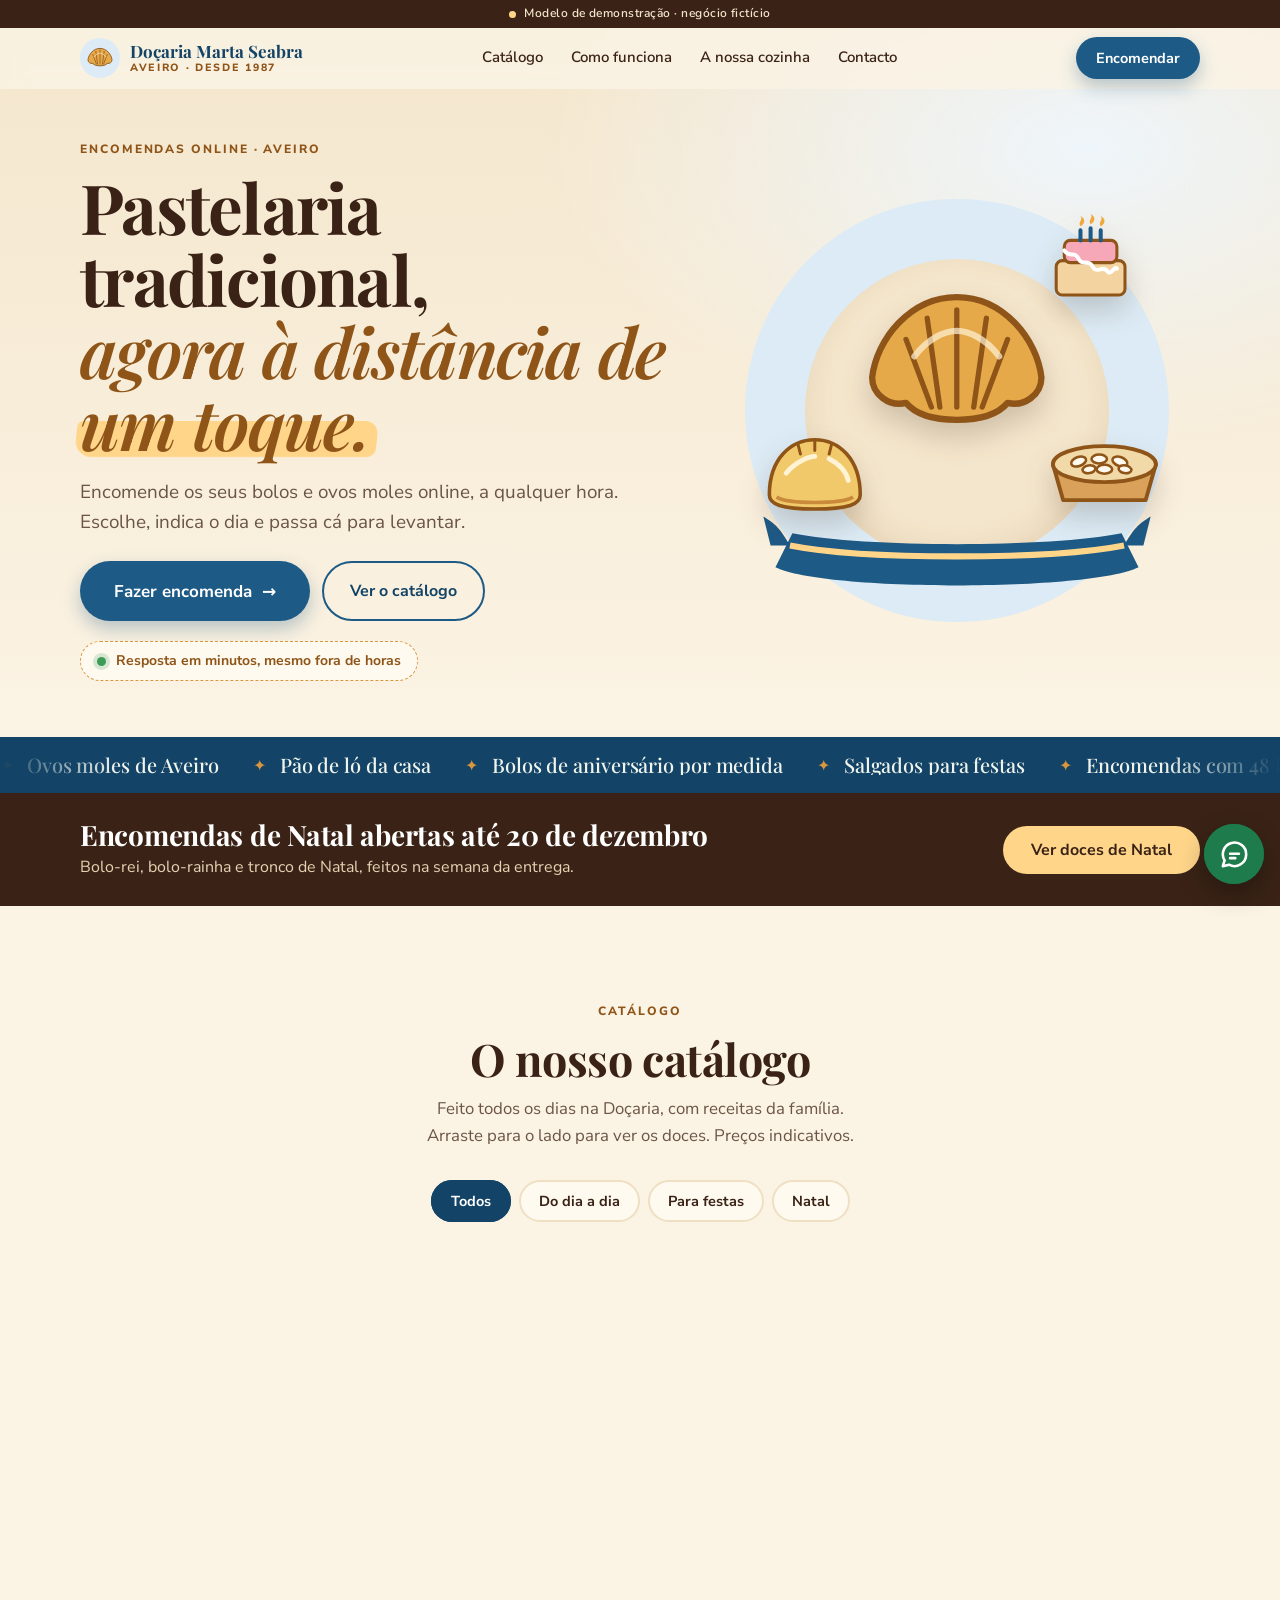
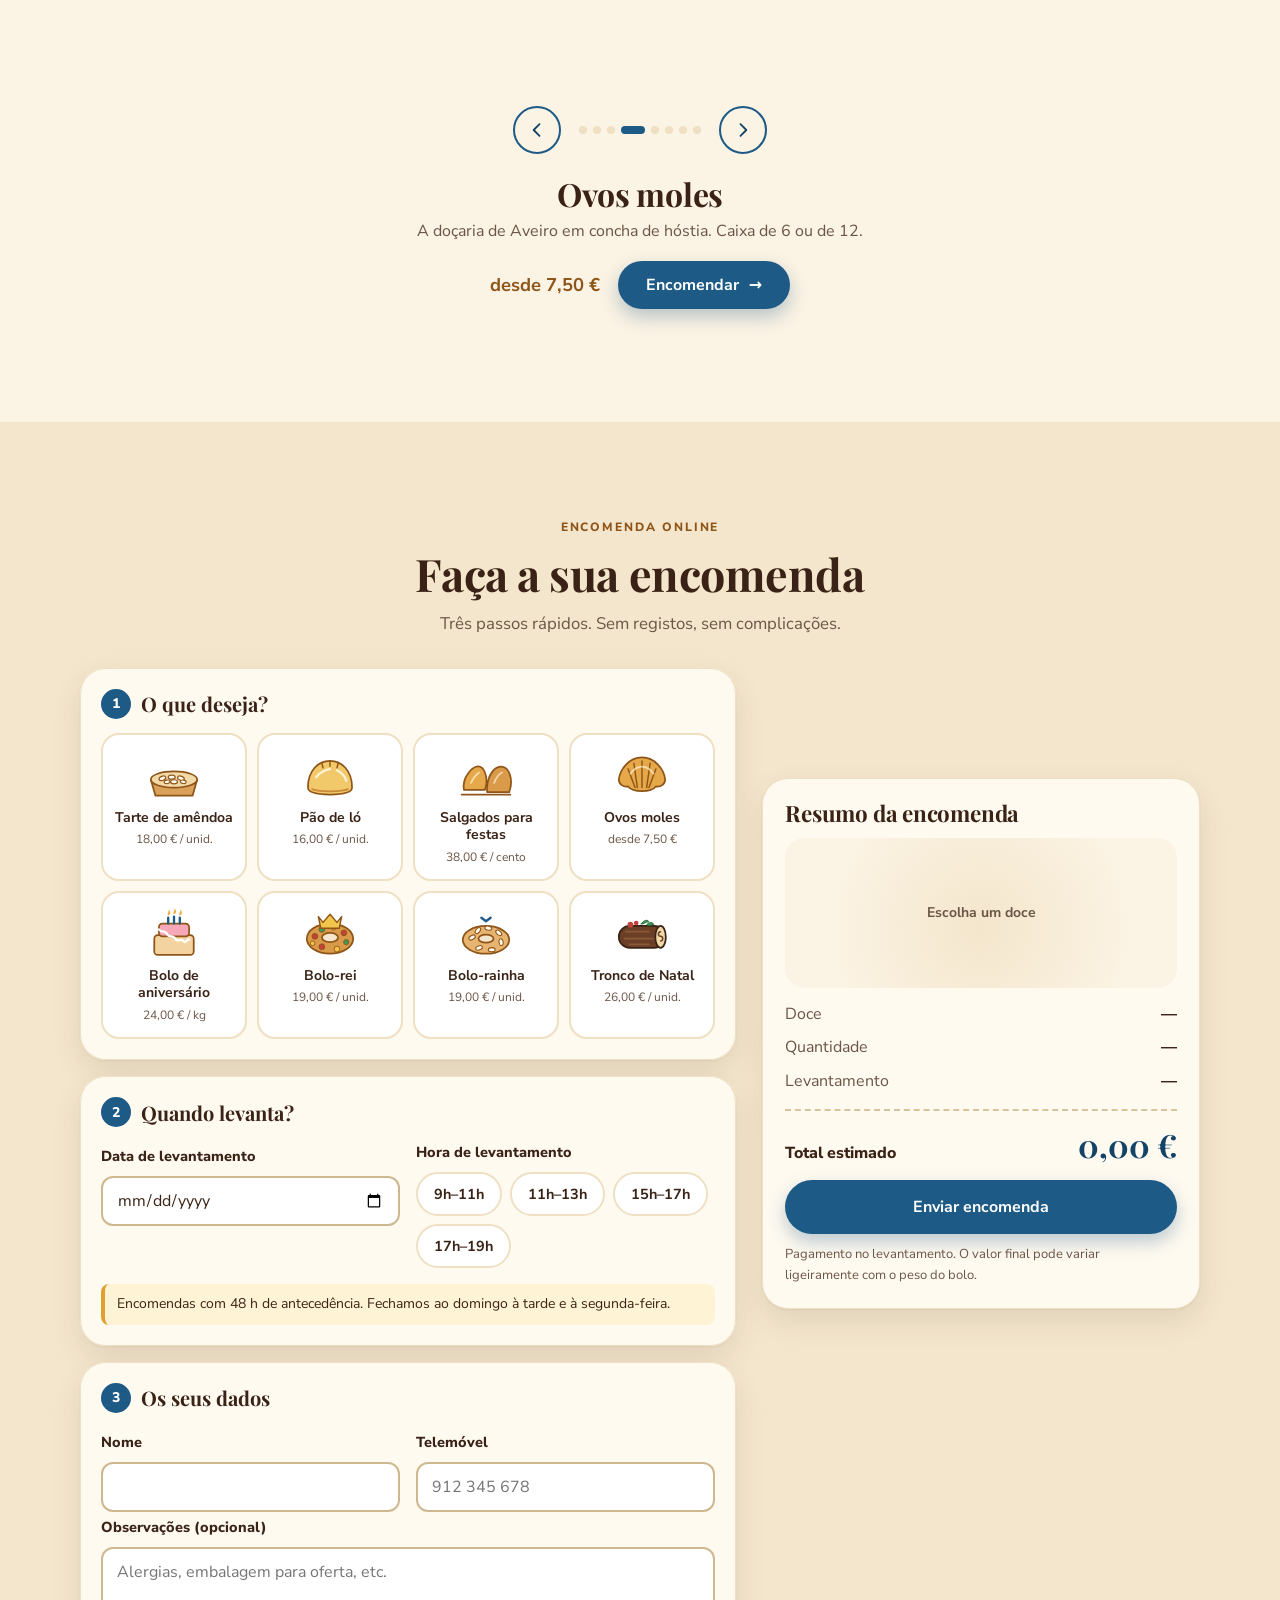
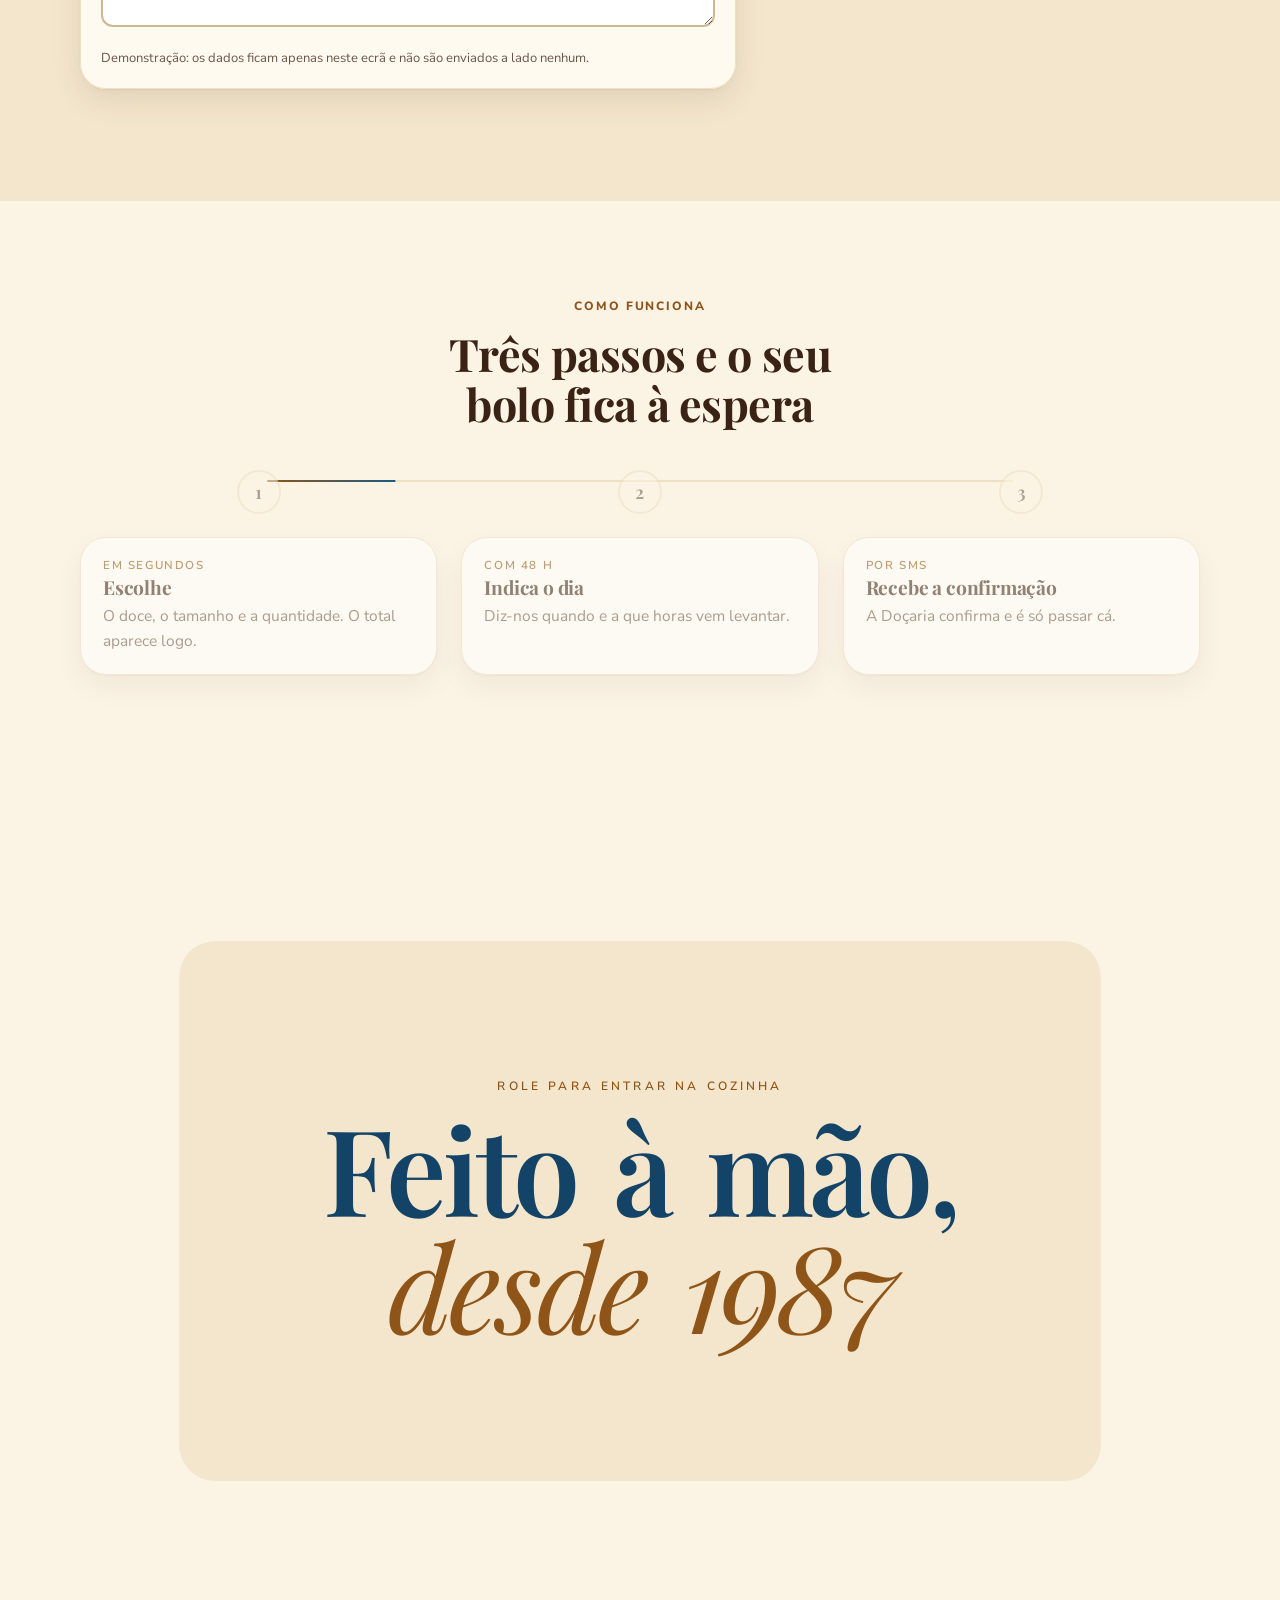
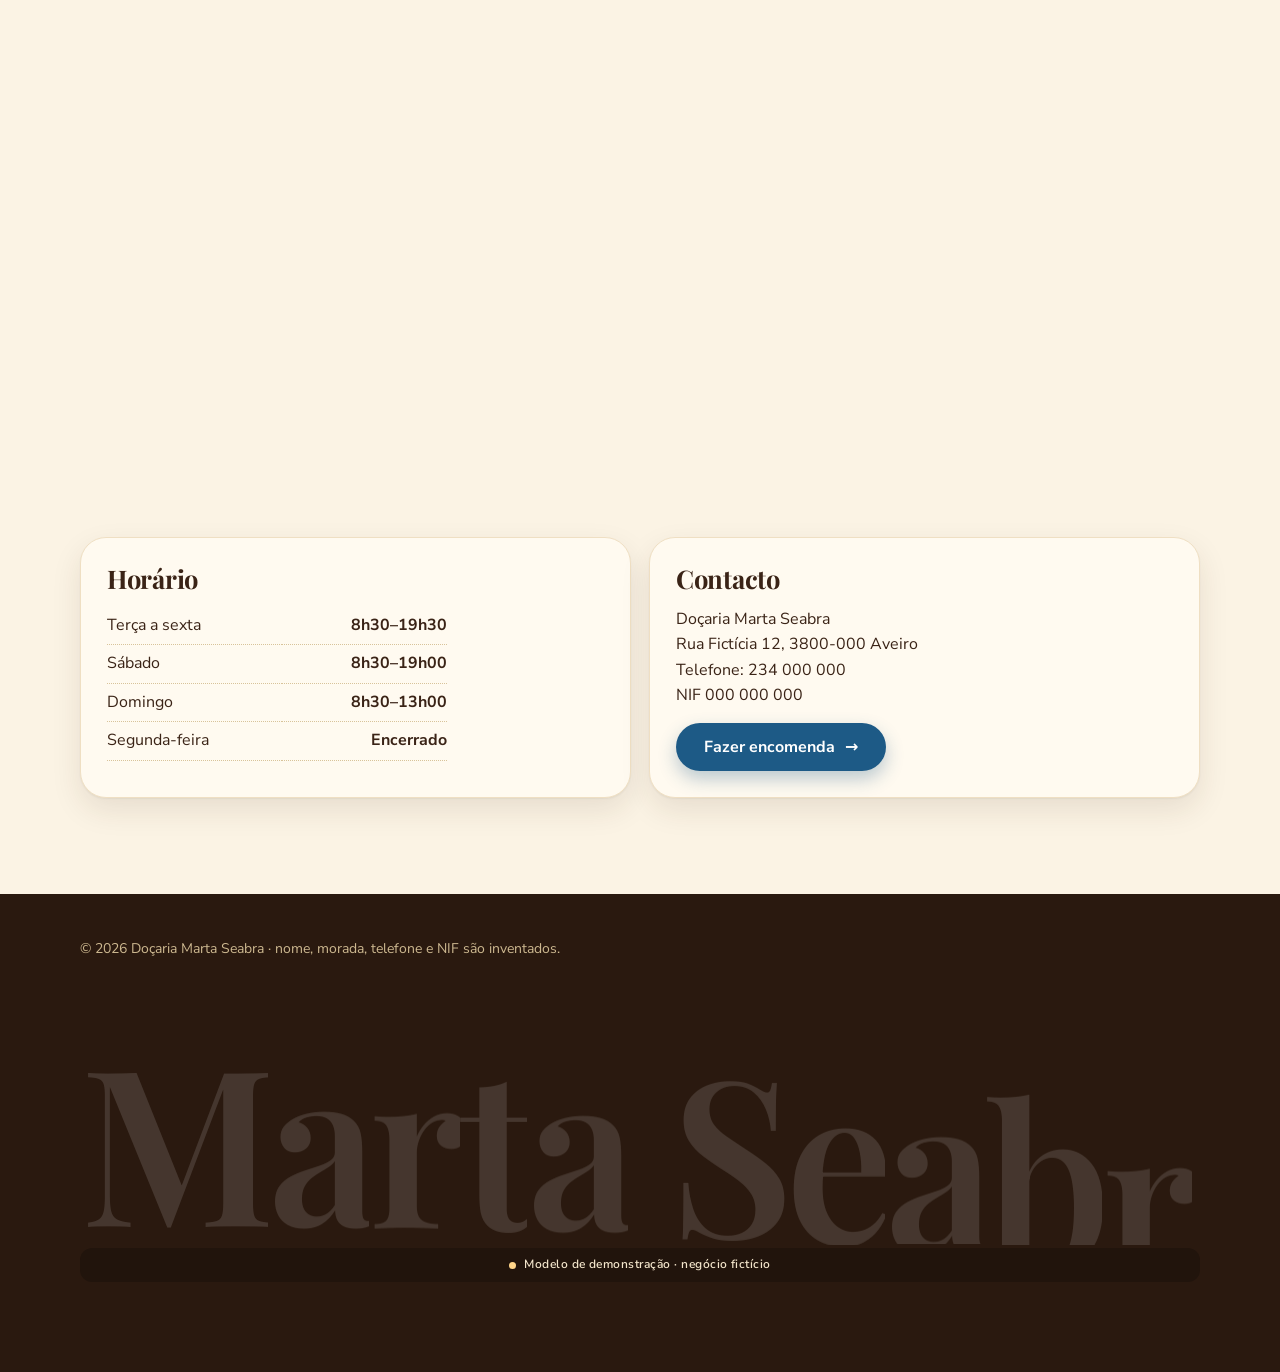
<file: pastelaria/index.html>
<!doctype html>
<html lang="pt-PT">
<head>
<meta charset="utf-8">
<meta name="viewport" content="width=device-width, initial-scale=1, viewport-fit=cover">
<title>Doçaria Marta Seabra · Encomendas online (modelo de demonstração)</title>
<meta name="description" content="Modelo de demonstração: página de encomendas online para uma pastelaria de Aveiro (negócio fictício).">
<meta name="robots" content="noindex">
<meta name="theme-color" content="#FBF3E4">
<link rel="icon" href="data:image/svg+xml,%3Csvg xmlns=%27http://www.w3.org/2000/svg%27 viewBox=%270 0 32 32%27%3E%3Ccircle cx=%2716%27 cy=%2716%27 r=%2716%27 fill=%27%23134366%27/%3E%3Cpath d=%27M16 7c-6 0-10 5-11 10 0 2 2 4 4 3 1 2 4 3 7 3s6-1 7-3c2 1 4-1 4-3-1-5-5-10-11-10z%27 fill=%27%23E6A94A%27/%3E%3C/svg%3E">
<link rel="preconnect" href="https://fonts.googleapis.com">
<link rel="preconnect" href="https://fonts.gstatic.com" crossorigin>
<link href="https://fonts.googleapis.com/css2?family=Playfair+Display:ital,wght@0,600;0,700;1,500;1,600&family=Nunito+Sans:wght@400;600;700;800&display=swap" rel="stylesheet">
  <script defer src="./assets/index-Cg8LgwgI.js"></script>
  <link rel="stylesheet" href="./assets/style-DiOslXNO.css">
</head>
<body>

<svg width="0" height="0" style="position:absolute" aria-hidden="true" focusable="false">
<defs>
 <!-- ovos moles em concha -->
 <symbol id="i-ovos" viewBox="0 0 100 100">
  <path d="M50 18c-22 0-38 20-40 38 0 8 8 14 16 12 5 6 14 8 24 8s19-2 24-8c8 2 16-4 16-12-2-18-18-38-40-38z" fill="#e6a94a" stroke="#8f5518" stroke-width="3" stroke-linejoin="round"/>
  <path d="M50 24v46M36 28l6 42M64 28l-6 42M26 38l12 32M74 38l-12 32" stroke="#8f5518" stroke-width="2.5" stroke-linecap="round" fill="none"/>
  <path d="M30 46c6-8 14-12 20-12s14 4 20 12" stroke="#fff3d6" stroke-width="3" fill="none" stroke-linecap="round" opacity=".7"/>
 </symbol>
 <!-- bolo aniversario -->
 <symbol id="i-aniv" viewBox="0 0 100 100">
  <rect x="16" y="52" width="68" height="34" rx="6" fill="#f3d3a0" stroke="#8f5518" stroke-width="3"/>
  <rect x="24" y="32" width="52" height="22" rx="6" fill="#f7a8b8" stroke="#8f5518" stroke-width="3"/>
  <path d="M24 42c6 8 10 0 14 8s10 0 14 8 10-2 14 4 8-6 10-2" stroke="#fff" stroke-width="4" fill="none" stroke-linecap="round"/>
  <path d="M40 32v-10M50 32v-12M60 32v-10" stroke="#1d5a86" stroke-width="4" stroke-linecap="round"/>
  <path d="M40 18c-3-4 3-6 0-10 5 2 5 8 0 10zM50 16c-3-4 3-6 0-10 5 2 5 8 0 10zM60 18c-3-4 3-6 0-10 5 2 5 8 0 10z" fill="#f2a93b"/>
 </symbol>
 <!-- tarte -->
 <symbol id="i-tarte" viewBox="0 0 100 100">
  <path d="M10 56h80l-8 28H18z" fill="#d9a15a" stroke="#8f5518" stroke-width="3" stroke-linejoin="round"/>
  <ellipse cx="50" cy="56" rx="40" ry="14" fill="#f1d9a8" stroke="#8f5518" stroke-width="3"/>
  <g fill="#fffaf0" stroke="#8f5518" stroke-width="2"><ellipse cx="30" cy="54" rx="6" ry="3.5" transform="rotate(-20 30 54)"/><ellipse cx="46" cy="52" rx="6" ry="3.5"/><ellipse cx="62" cy="54" rx="6" ry="3.5" transform="rotate(20 62 54)"/><ellipse cx="50" cy="60" rx="6" ry="3.5"/><ellipse cx="38" cy="60" rx="5" ry="3" transform="rotate(-10 38 60)"/><ellipse cx="66" cy="60" rx="5" ry="3" transform="rotate(10 66 60)"/></g>
 </symbol>
 <!-- pao de lo -->
 <symbol id="i-pao" viewBox="0 0 100 100">
  <path d="M12 70c0-30 18-46 38-46s38 16 38 46c0 8-10 12-38 12S12 78 12 70z" fill="#f2c96a" stroke="#8f5518" stroke-width="3"/>
  <path d="M26 52c8-10 20-14 24-14M62 40c8 4 14 10 16 18" stroke="#fff3d6" stroke-width="4" stroke-linecap="round" fill="none"/>
  <path d="M18 72c10 6 54 6 64 0" stroke="#c98a3b" stroke-width="3" fill="none"/>
  <path d="M36 28l2 8M50 24v9M64 28l-2 8" stroke="#8f5518" stroke-width="2.5" stroke-linecap="round"/>
 </symbol>
 <!-- bolo-rei -->
 <symbol id="i-rei" viewBox="0 0 100 100">
  <ellipse cx="50" cy="58" rx="40" ry="26" fill="#d99a4a" stroke="#8f5518" stroke-width="3"/>
  <ellipse cx="50" cy="56" rx="14" ry="8" fill="#f4e6cc" stroke="#8f5518" stroke-width="3"/>
  <g stroke="#8f5518" stroke-width="1.5"><circle cx="24" cy="54" r="5" fill="#c4413a"/><circle cx="36" cy="42" r="5" fill="#3d9b57"/><circle cx="56" cy="38" r="5" fill="#f2c64a"/><circle cx="74" cy="48" r="5" fill="#c4413a"/><circle cx="78" cy="64" r="4.5" fill="#3d9b57"/><circle cx="62" cy="76" r="5" fill="#f2c64a"/><circle cx="36" cy="72" r="5" fill="#c4413a"/><circle cx="20" cy="66" r="4" fill="#f2c64a"/></g>
  <path d="M30 20l8 10 12-14 12 14 8-10-4 20H34z" fill="#f2c64a" stroke="#8f5518" stroke-width="2.5" stroke-linejoin="round"/>
 </symbol>
 <!-- bolo-rainha -->
 <symbol id="i-rainha" viewBox="0 0 100 100">
  <ellipse cx="50" cy="60" rx="40" ry="24" fill="#e7b571" stroke="#8f5518" stroke-width="3"/>
  <ellipse cx="50" cy="58" rx="13" ry="7" fill="#f4e6cc" stroke="#8f5518" stroke-width="3"/>
  <g fill="#fffaf0" stroke="#8f5518" stroke-width="1.8"><ellipse cx="26" cy="56" rx="6" ry="3.5" transform="rotate(-30 26 56)"/><ellipse cx="36" cy="44" rx="6" ry="3.5" transform="rotate(-50 36 44)"/><ellipse cx="54" cy="40" rx="6" ry="3.5" transform="rotate(10 54 40)"/><ellipse cx="72" cy="48" rx="6" ry="3.5" transform="rotate(40 72 48)"/><ellipse cx="76" cy="64" rx="6" ry="3.5" transform="rotate(80 76 64)"/><ellipse cx="60" cy="77" rx="6" ry="3.5"/><ellipse cx="38" cy="74" rx="6" ry="3.5" transform="rotate(-20 38 74)"/></g>
  <path d="M42 22l8 6 8-6" stroke="#1d5a86" stroke-width="4" stroke-linecap="round" fill="none"/>
 </symbol>
 <!-- tronco -->
 <symbol id="i-tronco" viewBox="0 0 100 100">
  <rect x="10" y="36" width="80" height="38" rx="19" fill="#6b3f26" stroke="#3a2316" stroke-width="3"/>
  <ellipse cx="82" cy="55" rx="9" ry="19" fill="#f1d9a8" stroke="#3a2316" stroke-width="3"/>
  <path d="M82 46c-5 0-5 8 0 8s5 8 0 8" stroke="#6b3f26" stroke-width="2.5" fill="none" stroke-linecap="round"/>
  <path d="M22 46h40M20 58h50M28 68h34" stroke="#8a5a38" stroke-width="3" stroke-linecap="round"/>
  <g><circle cx="30" cy="34" r="5" fill="#c4413a"/><circle cx="40" cy="31" r="4" fill="#c4413a"/><path d="M48 33c6-8 12-8 14-4-6 0-8 4-14 4zM58 34c6-6 12-4 12 0-6 1-8 3-12 0z" fill="#3d9b57" stroke="#245c34" stroke-width="1.5"/></g>
 </symbol>
 <!-- salgados -->
 <symbol id="i-salg" viewBox="0 0 100 100">
  <path d="M12 74c-4-22 16-44 28-40 10 4 14 26 8 40z" fill="#e6a94a" stroke="#8f5518" stroke-width="3" stroke-linejoin="round"/>
  <path d="M52 78c-2-24 10-44 24-44s22 22 14 44z" fill="#d99a4a" stroke="#8f5518" stroke-width="3" stroke-linejoin="round"/>
  <path d="M24 62c4-8 8-14 14-18M64 62c4-10 8-16 14-18" stroke="#fff3d6" stroke-width="3" stroke-linecap="round" fill="none" opacity=".7"/>
  <path d="M8 82h84" stroke="#8f5518" stroke-width="3" stroke-linecap="round"/>
 </symbol>
</defs>
</svg>

<!-- A página toda é React (src/App.jsx). Sem JS, fica esta abertura simples. -->
<div id="raiz">
  <div class="demo" role="note"><b aria-hidden="true"></b>Modelo de demonstração · negócio fictício</div>
  <section class="hero hero-estatico">
    <div class="wrap">
      <p class="kicker">Encomendas online · Aveiro</p>
      <h1>Pastelaria tradicional,<br><em>agora à distância de um toque.</em></h1>
      <p class="lead">Encomende os seus bolos e ovos moles online, a qualquer hora.</p>
      <noscript><p class="lead">A encomenda online precisa de JavaScript ativo no navegador.</p></noscript>
    </div>
  </section>
</div>
<div id="ui-raiz"></div>

</body>
</html>
</file>
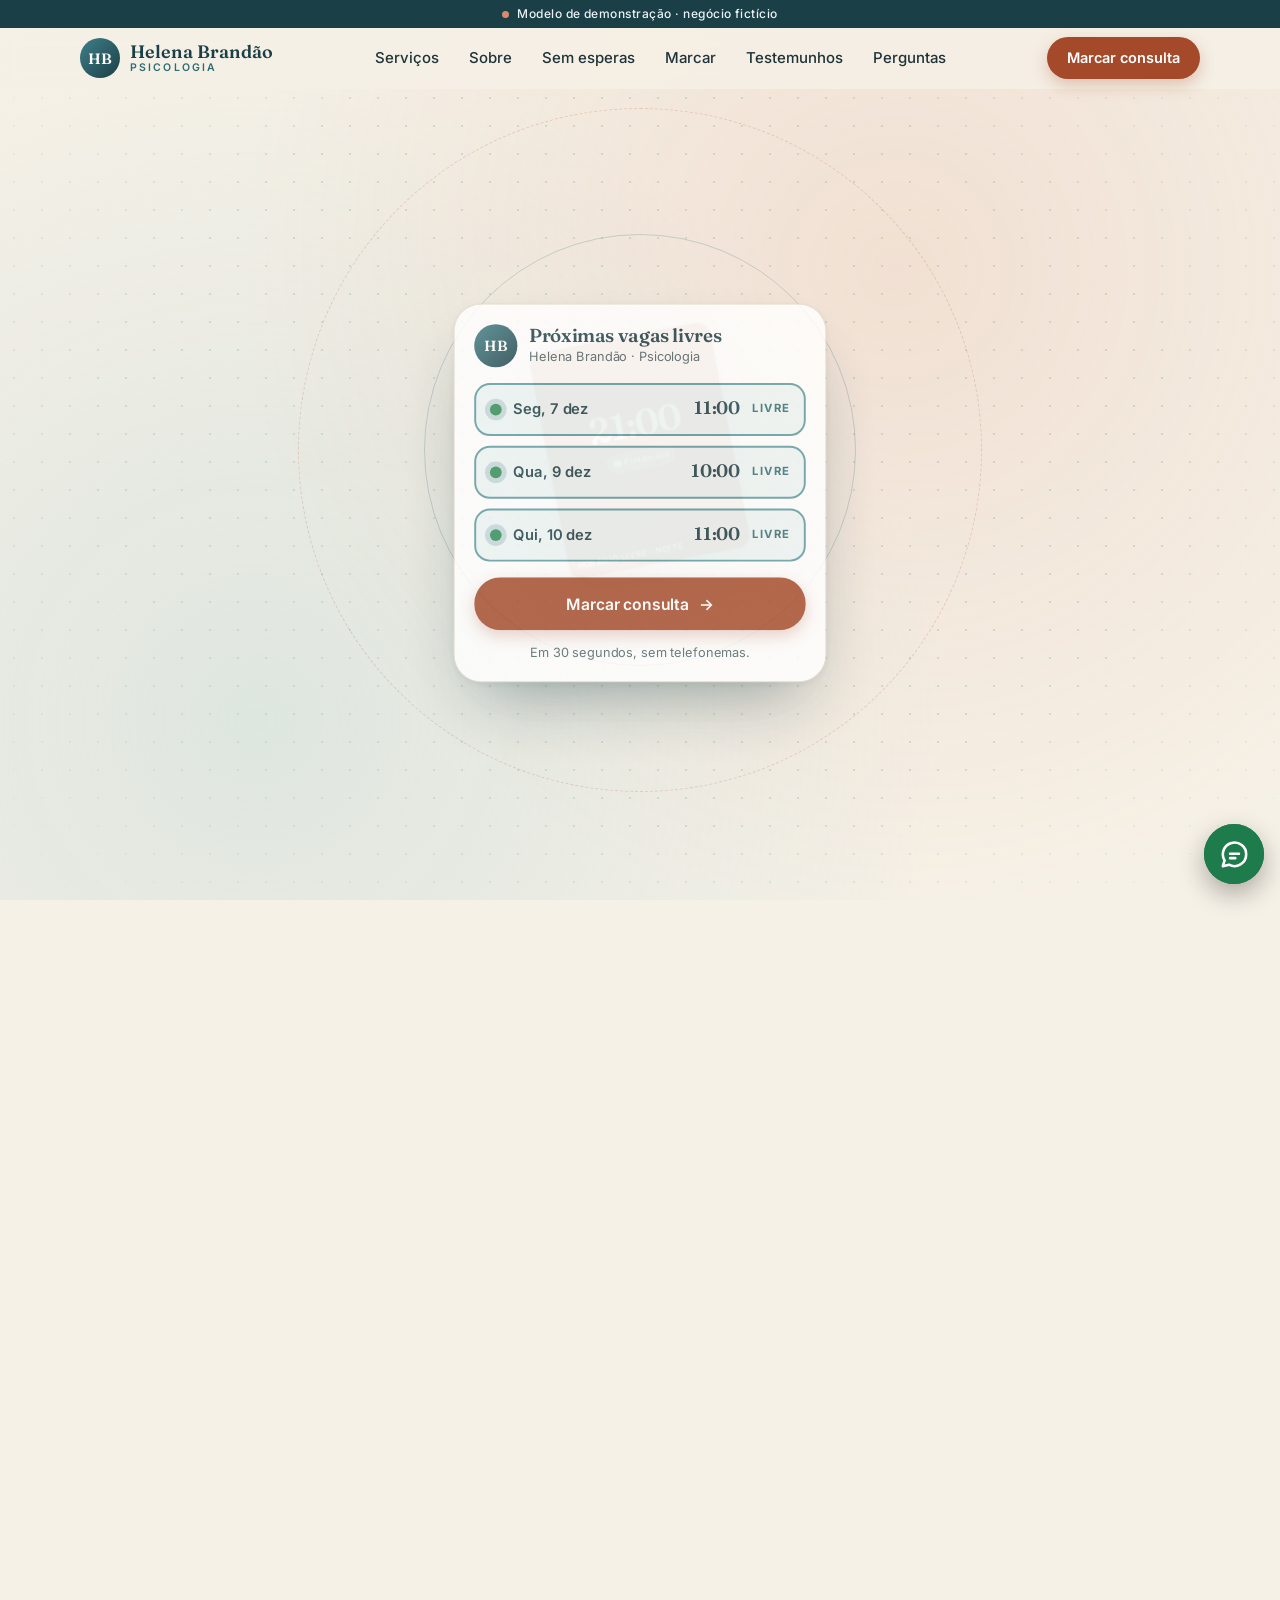
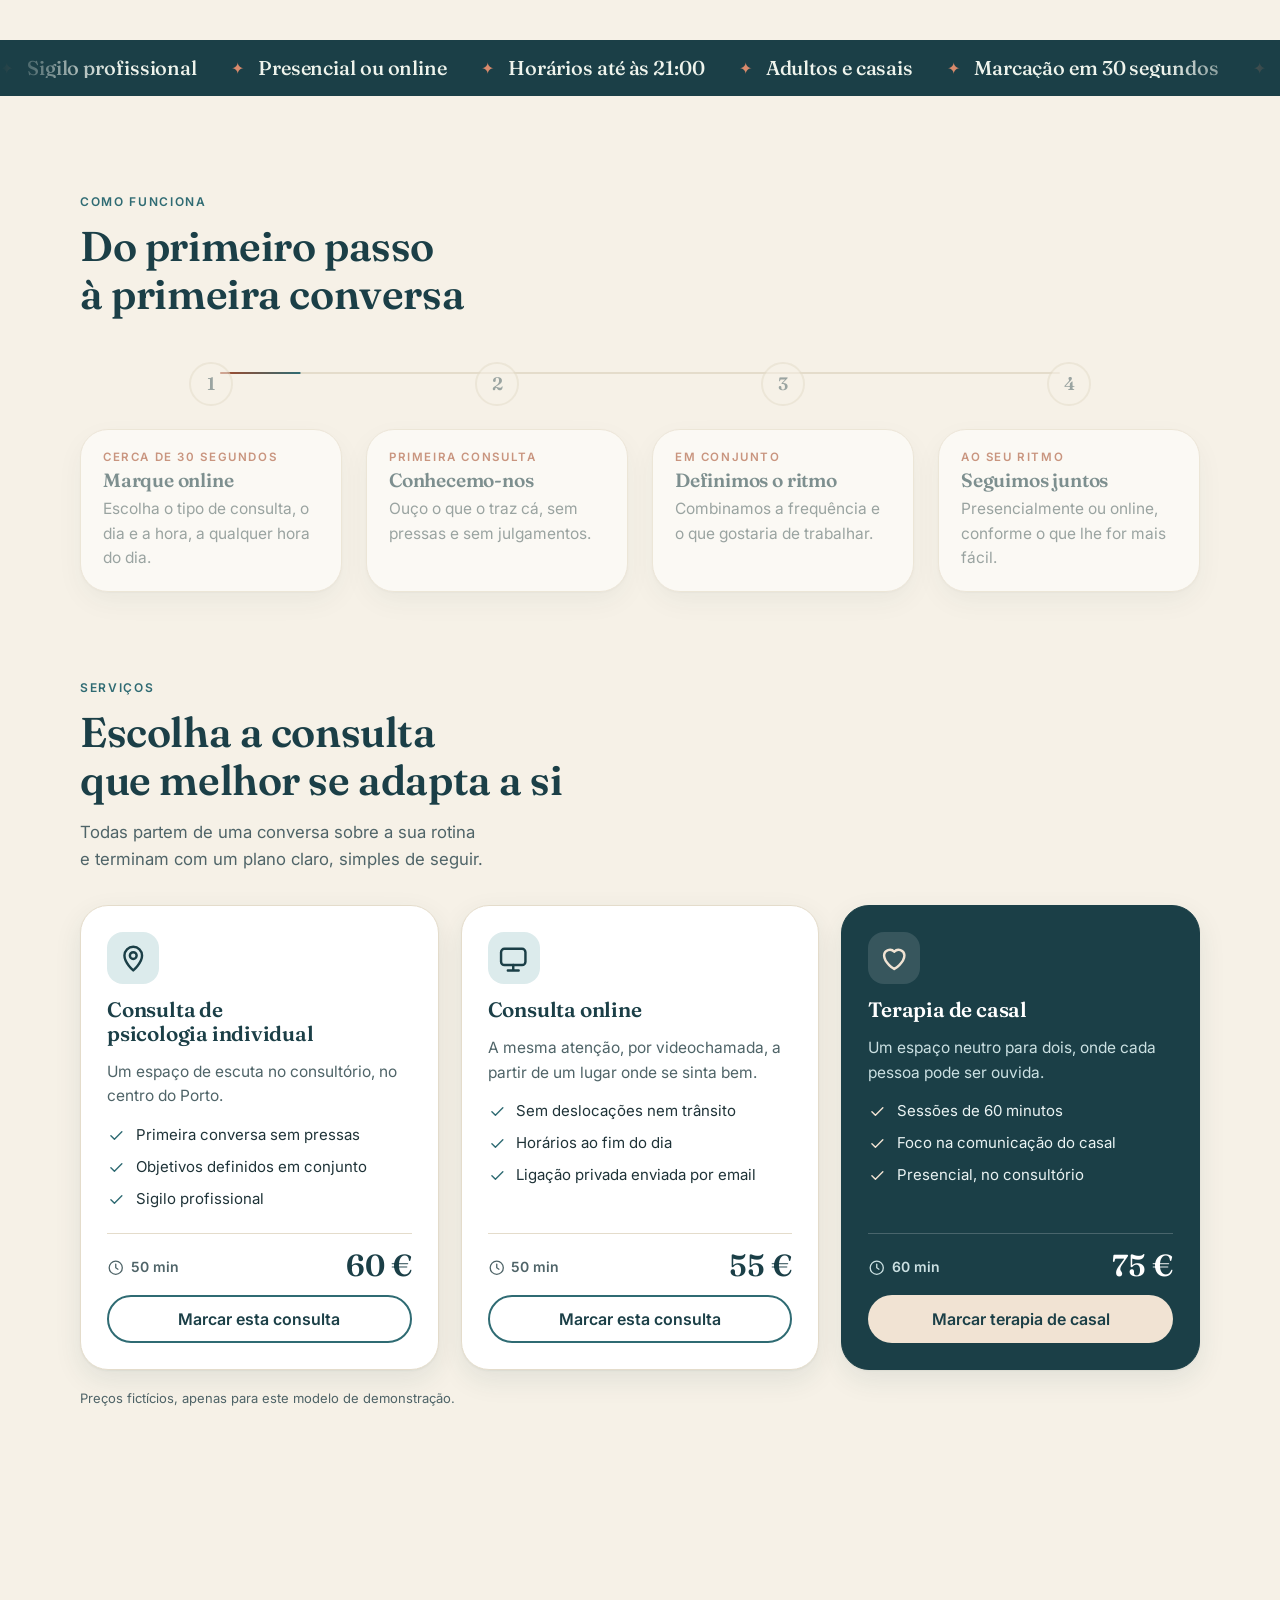
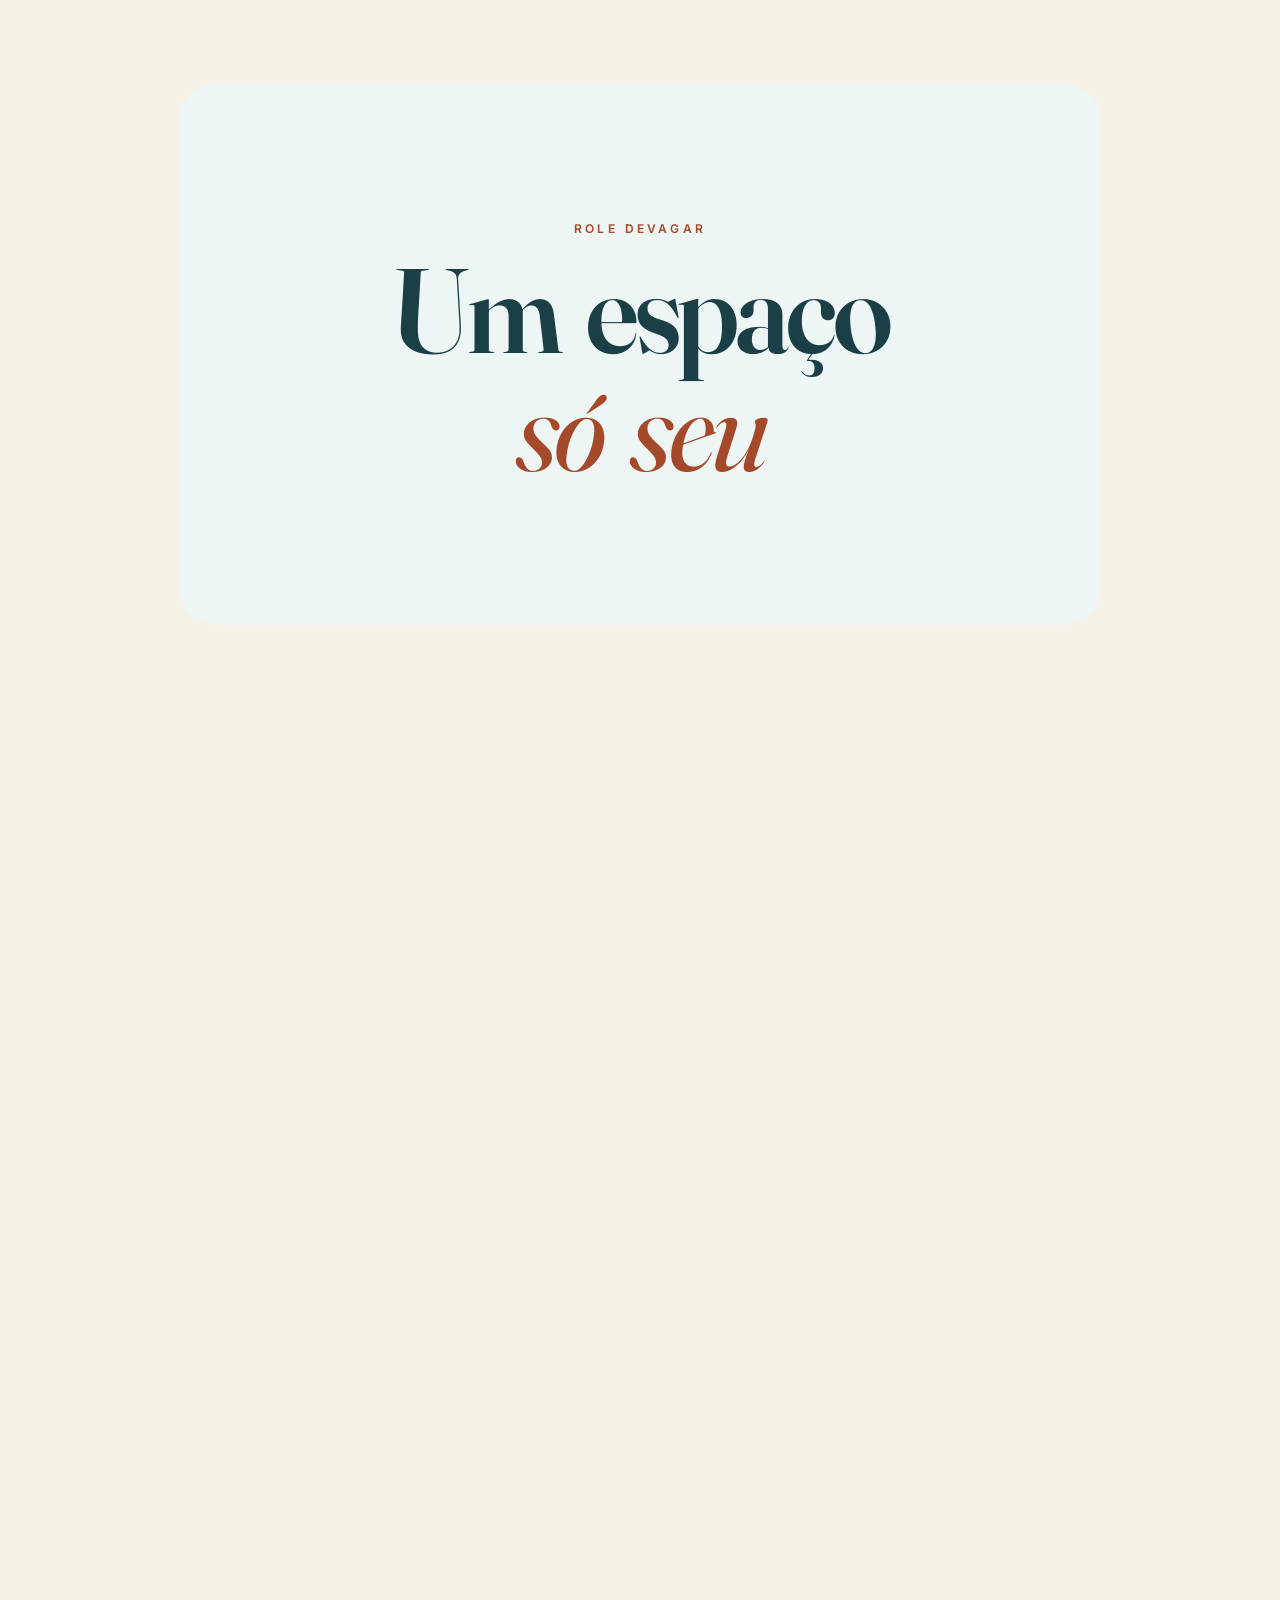
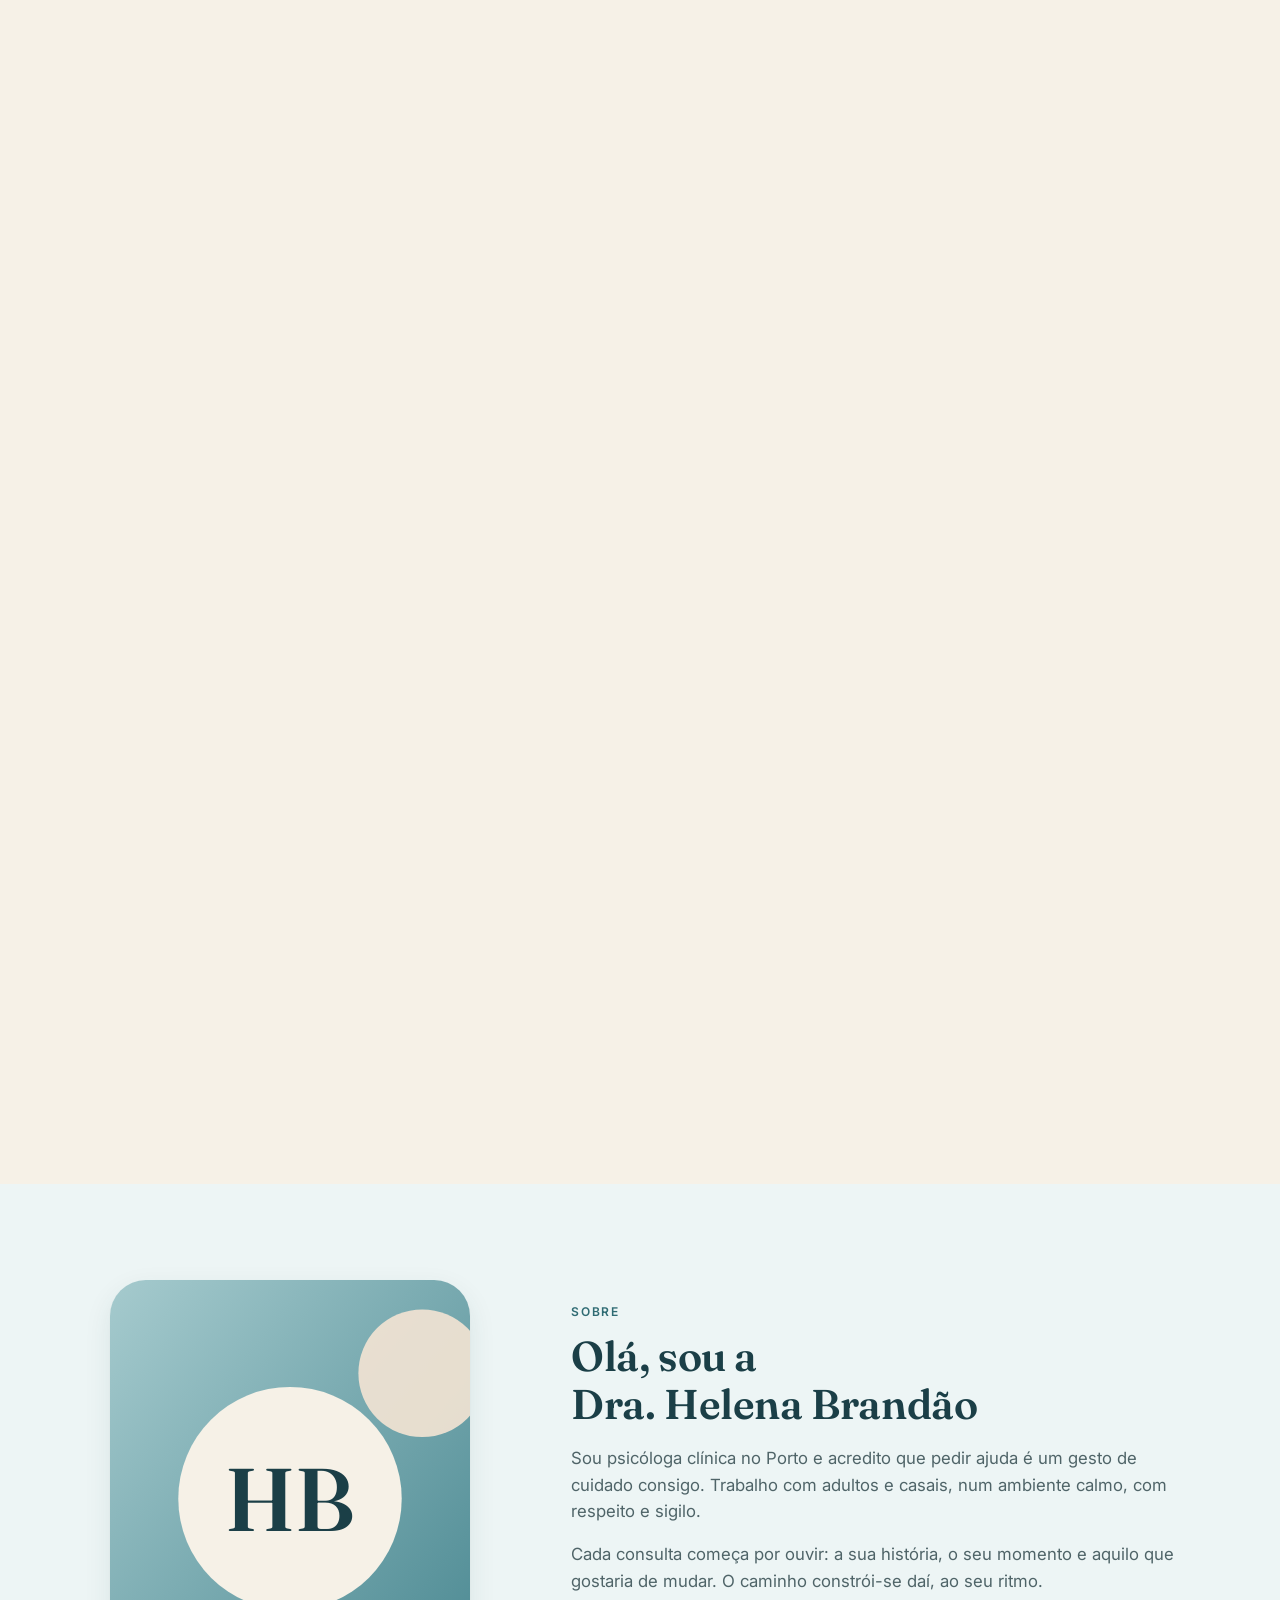
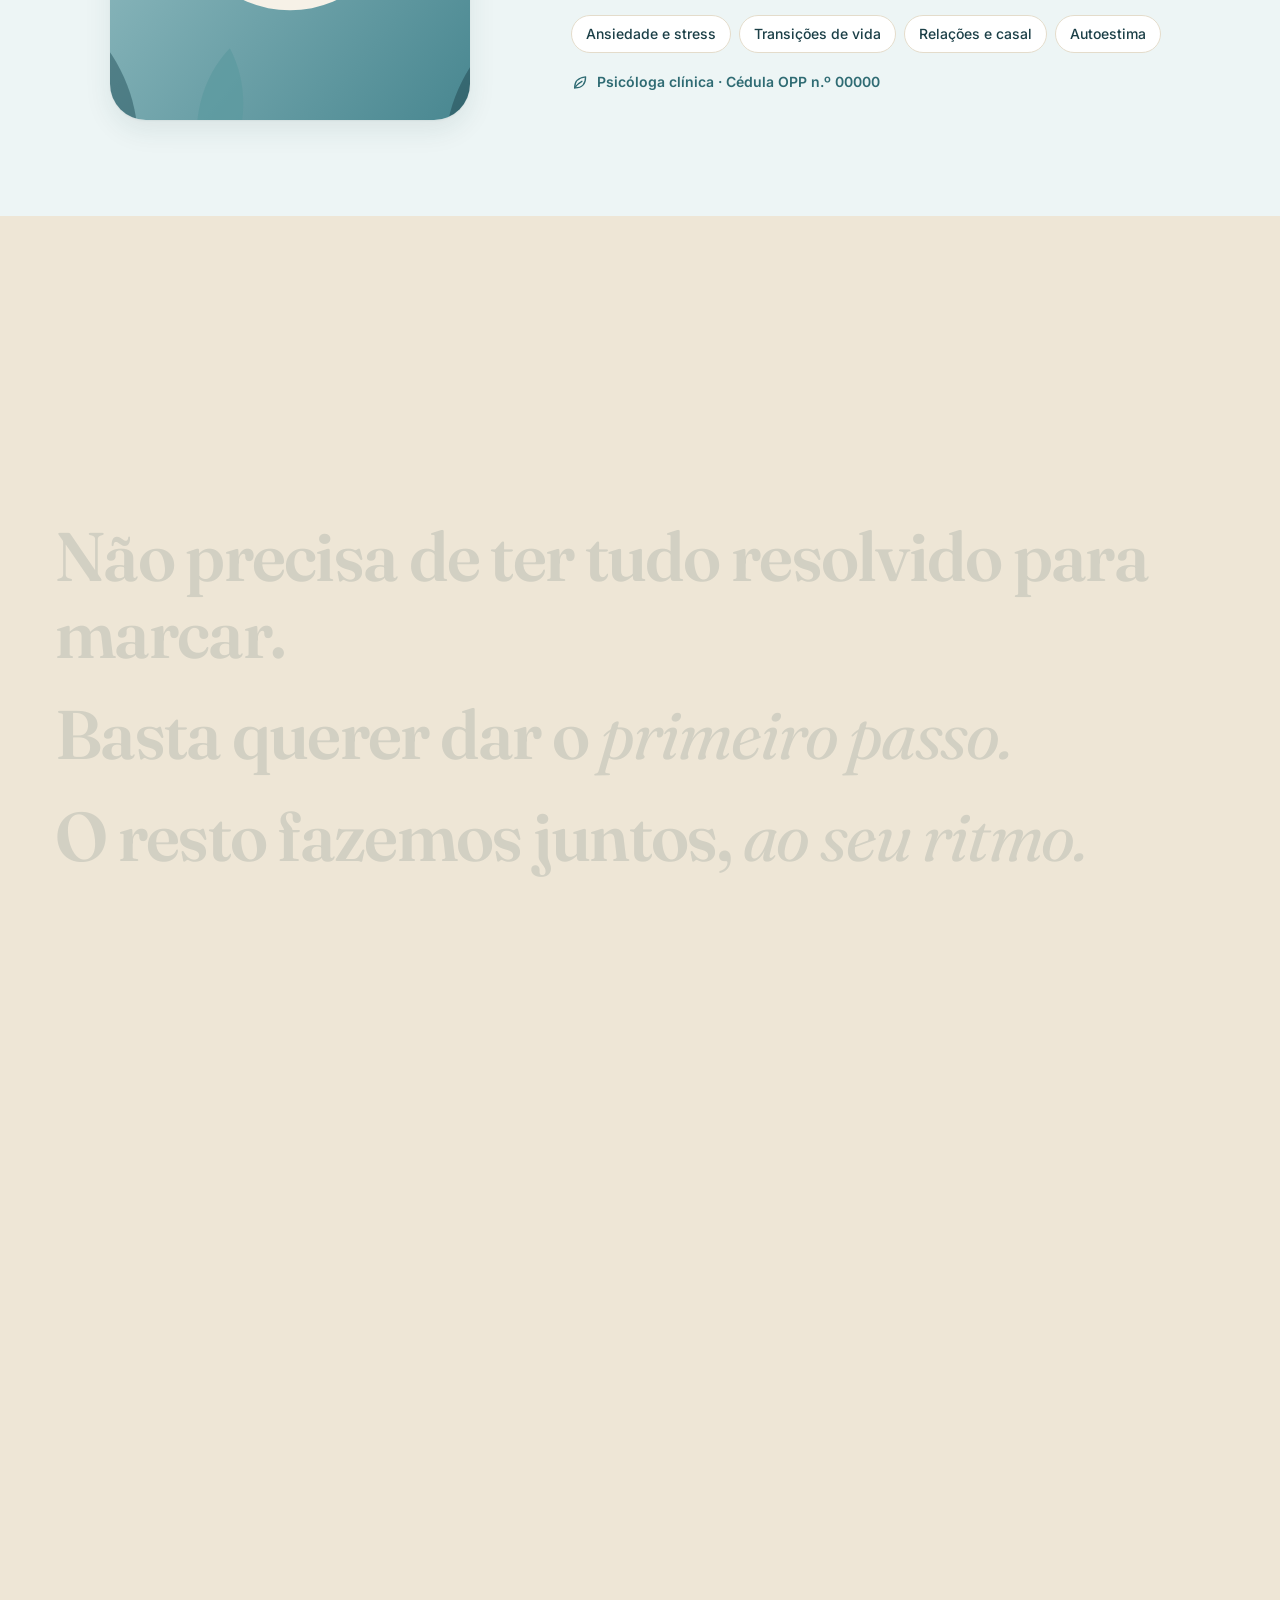
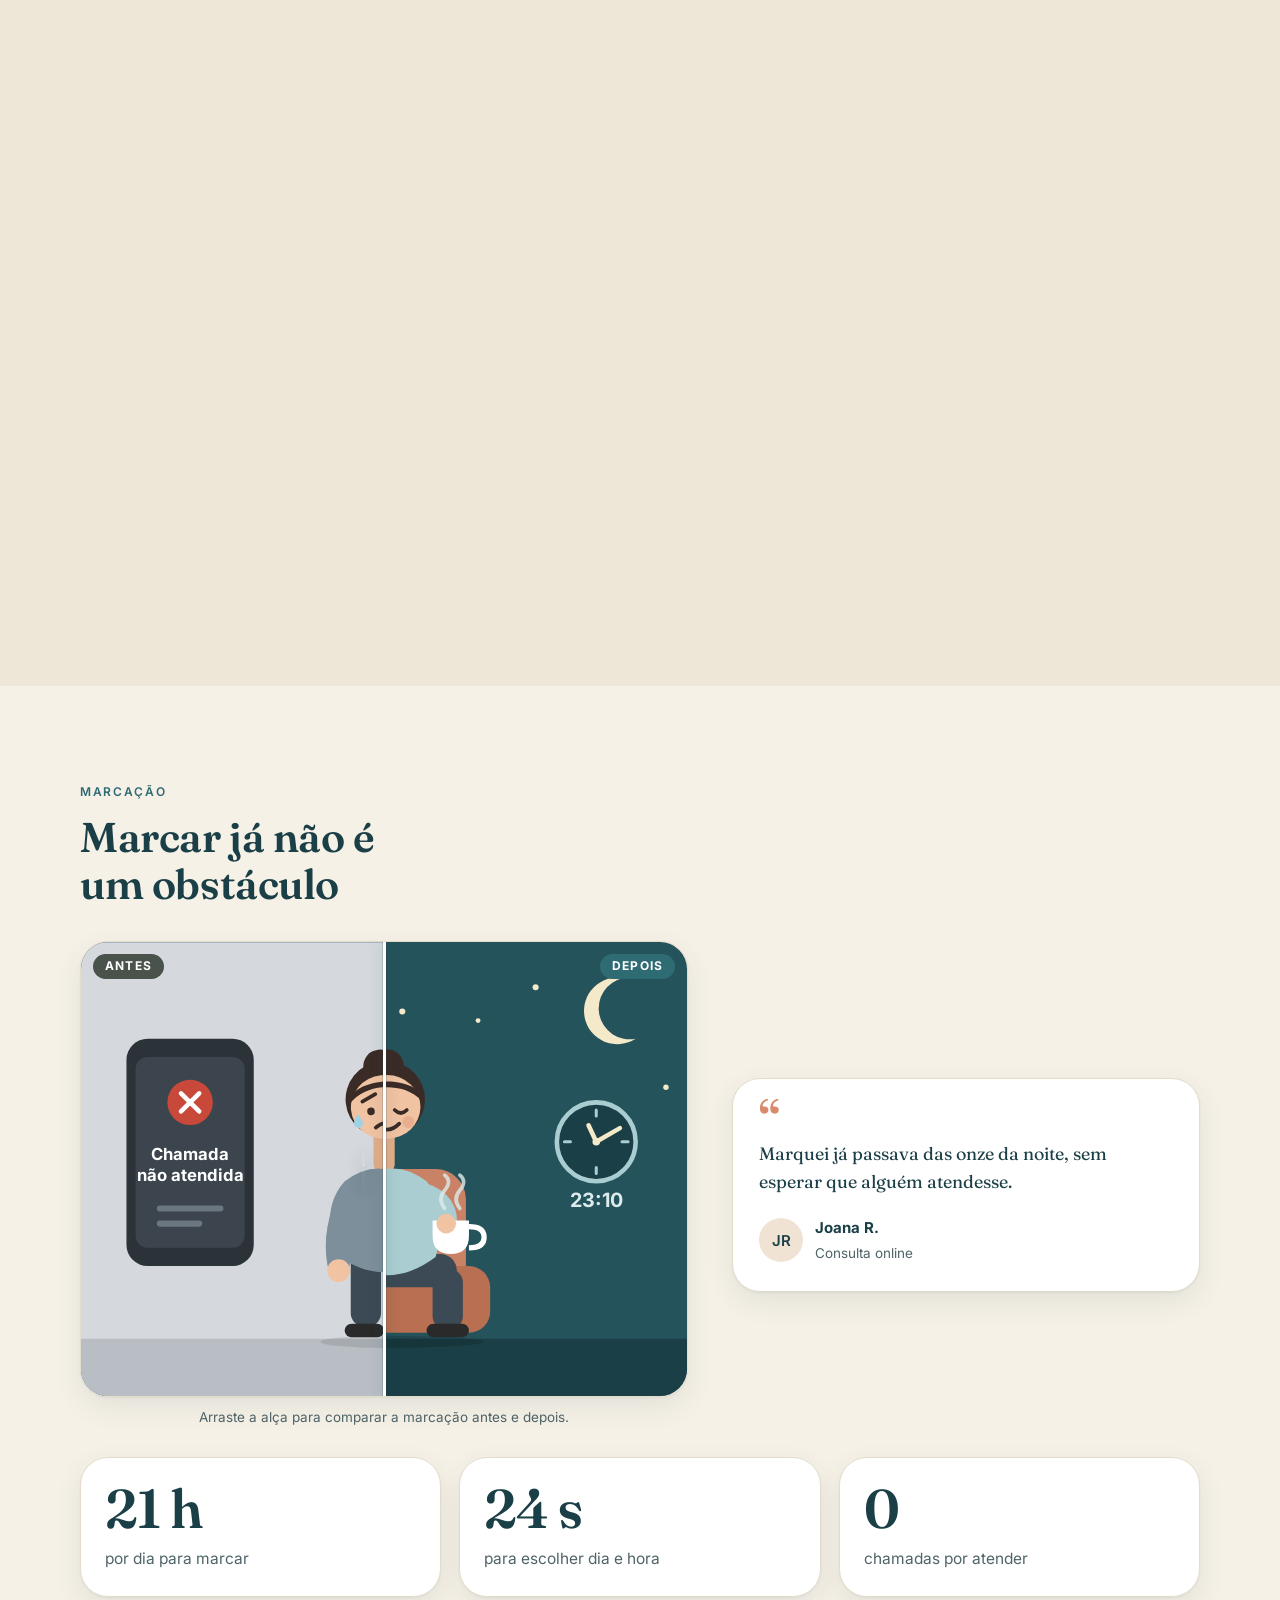
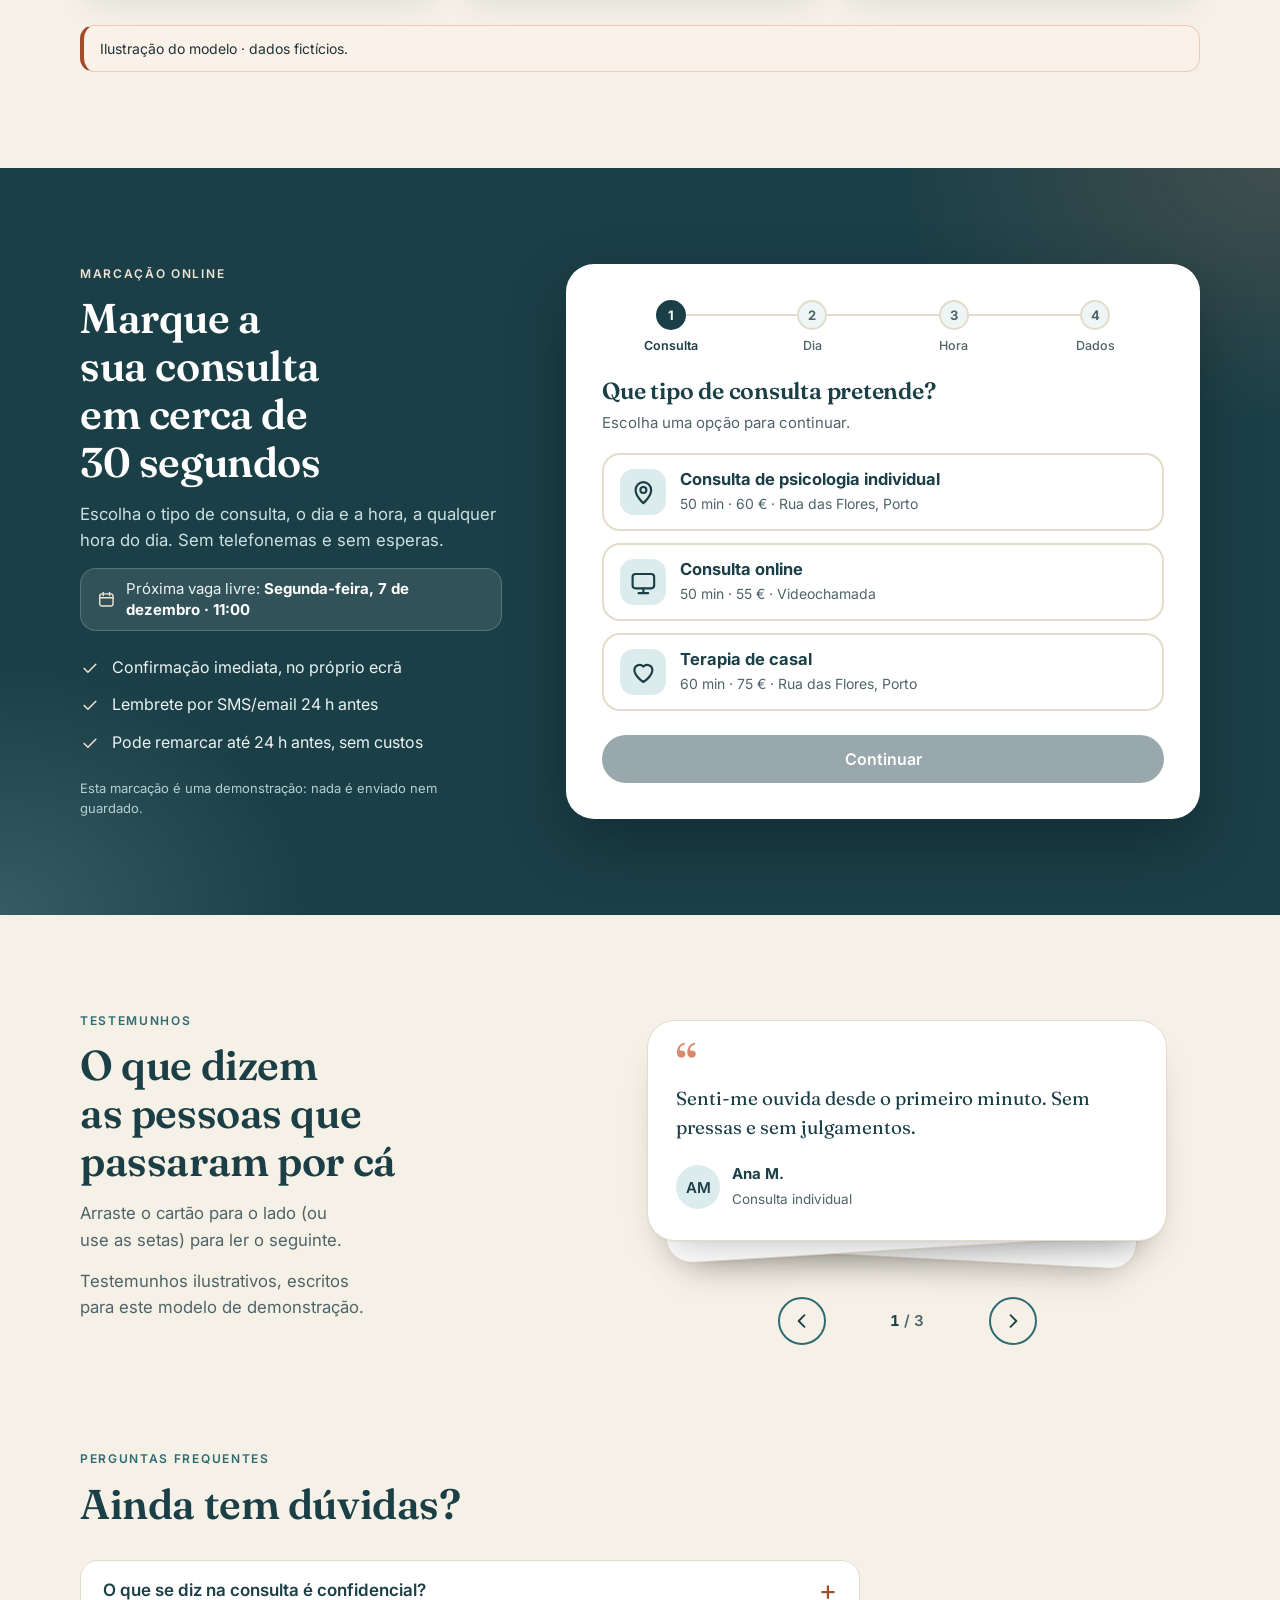
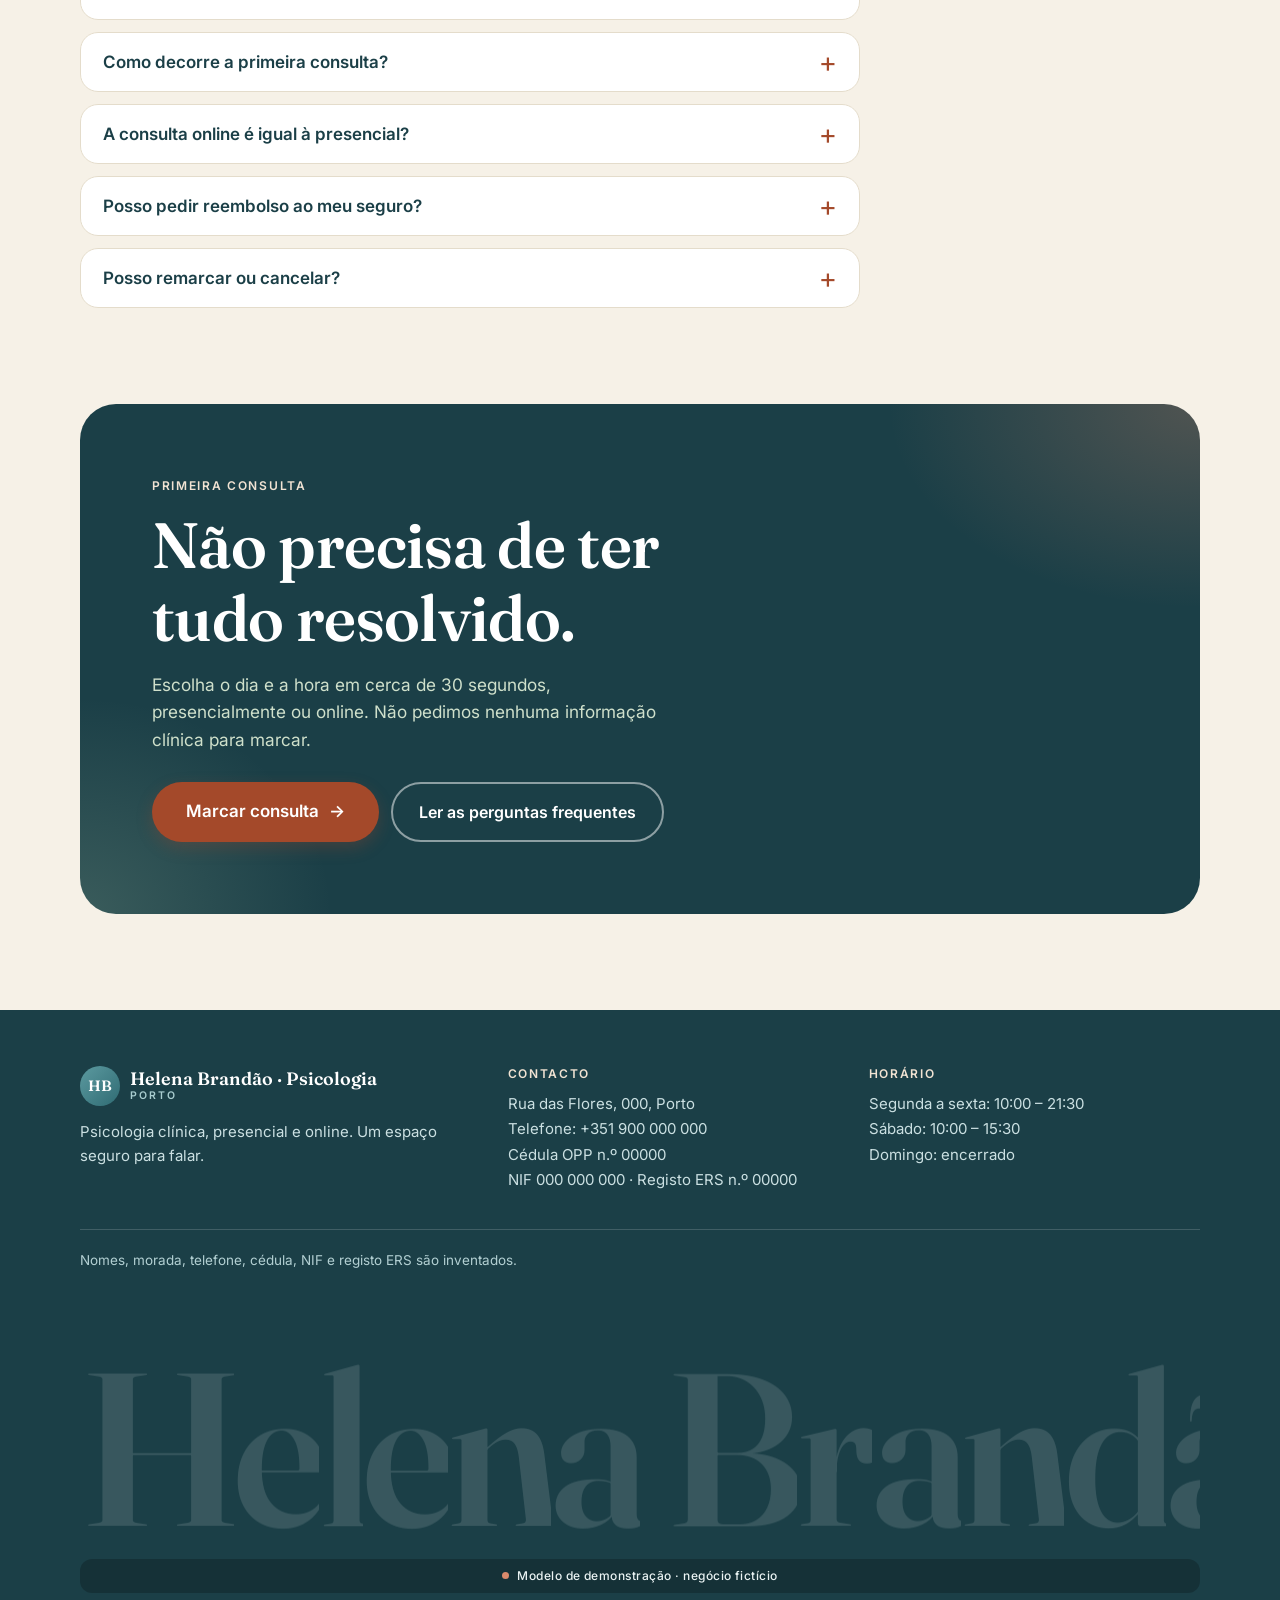
<file: psicologo/index.html>
<!doctype html>
<html lang="pt-PT">
<head>
<meta charset="utf-8">
<meta name="viewport" content="width=device-width, initial-scale=1, viewport-fit=cover">
<title>Helena Brandão · Psicologia | Psicóloga no Porto (modelo de demonstração)</title>
<meta name="description" content="Modelo de demonstração (versão com movimento): landing page com marcação online de consultas para um consultório de psicologia fictício no Porto.">
<meta name="robots" content="noindex">
<meta name="theme-color" content="#F6F1E7">
<link rel="icon" href="data:image/svg+xml,%3Csvg xmlns=%27http://www.w3.org/2000/svg%27 viewBox=%270 0 32 32%27%3E%3Ccircle cx=%2716%27 cy=%2716%27 r=%2716%27 fill=%27%231B3F47%27/%3E%3Cpath d=%27M9 23C9 14 14 9 24 8c0 10-5 15-14 15z%27 fill=%27%23D98A6C%27/%3E%3C/svg%3E">
<link rel="preconnect" href="https://fonts.googleapis.com">
<link rel="preconnect" href="https://fonts.gstatic.com" crossorigin>
<link href="https://fonts.googleapis.com/css2?family=Fraunces:ital,opsz,wght@0,9..144,400;0,9..144,600;1,9..144,400;1,9..144,600&family=Inter:wght@400;500;600;700&display=swap" rel="stylesheet">
<script>
/* Os estados "antes de aparecer" só valem com html.js-mov: sem JS, ou com
   "reduzir movimento" no sistema, tudo aparece parado e legível. */
if (!matchMedia('(prefers-reduced-motion: reduce)').matches) document.documentElement.classList.add('js-mov');
</script>
  <script defer src="./assets/index-BzQ-wVkE.js"></script>
  <link rel="stylesheet" href="./assets/style-Cg_ObAvi.css">
</head>
<body>

<svg width="0" height="0" style="position:absolute" aria-hidden="true" focusable="false">
  <symbol id="i-pin" viewBox="0 0 24 24"><path d="M12 21s-6.5-5.6-6.5-11a6.5 6.5 0 1 1 13 0C18.5 15.4 12 21 12 21z"/><circle cx="12" cy="10" r="2.5"/></symbol>
  <symbol id="i-video" viewBox="0 0 24 24"><rect x="3" y="5" width="18" height="12" rx="2.5"/><path d="M8 21h8M12 17v4"/></symbol>
  <symbol id="i-heart" viewBox="0 0 24 24"><path d="M12 20s-7.5-4.6-7.5-10.2A4.3 4.3 0 0 1 12 7.2a4.3 4.3 0 0 1 7.5 2.6C19.5 15.4 12 20 12 20z"/></symbol>
  <symbol id="i-clock" viewBox="0 0 24 24"><circle cx="12" cy="12" r="9"/><path d="M12 7v5l3 2"/></symbol>
  <symbol id="i-check" viewBox="0 0 24 24"><path d="M5 12.5l4.5 4.5L19 7.5"/></symbol>
  <symbol id="i-cal" viewBox="0 0 24 24"><rect x="3.5" y="5" width="17" height="15.5" rx="3"/><path d="M8 3v4M16 3v4M3.5 10h17"/></symbol>
  <symbol id="i-chat" viewBox="0 0 24 24"><path d="M20 12a8 8 0 0 1-11.8 7L4 20l1.2-4A8 8 0 1 1 20 12z"/><path d="M9 11.5h6M9 14.5h3.5"/></symbol>
  <symbol id="i-leaf" viewBox="0 0 24 24"><path d="M5 19C5 10 10 5 20 4c0 10-5 15-14 15"/><path d="M5 19c3-4 6-7 10-9"/></symbol>
</svg>

<a class="skip" href="#conteudo">Saltar para o conteúdo</a>

<div class="demo" role="note"><b aria-hidden="true"></b>Modelo de demonstração · negócio fictício</div>
<header class="hdr" id="cab">
  <div class="wrap">
    <a class="brand" href="#topo" aria-label="Helena Brandão · Psicologia, início">
      <div class="av" aria-hidden="true">HB</div>
      <span><span class="b1">Helena Brandão</span><span class="b2">Psicologia</span></span>
    </a>
    <nav aria-label="Principal">
      <ul class="nav-links">
        <li><a href="#servicos">Serviços</a></li>
        <li><a href="#sobre">Sobre</a></li>
        <li><a href="#resultados">Sem esperas</a></li>
        <li><a href="#marcar">Marcar</a></li>
        <li><a href="#testemunhos">Testemunhos</a></li>
        <li><a href="#faq">Perguntas</a></li>
      </ul>
    </nav>
    <a class="btn btn-primary btn-sm" href="#marcar">Marcar consulta</a>
  </div>
  <div class="prog" id="prog" aria-hidden="true"></div>
</header>

<main id="conteudo">

<!-- ABERTURA: o túnel (React) monta-se aqui -->
<div id="tunel-raiz"></div>
<noscript>
  <section class="sec ns-hero">
    <div class="wrap">
      <h1>Um espaço <em>seguro</em> para falar, no Porto e online</h1>
      <p class="lead">Consultas de psicologia com tempo para ouvir, ao seu ritmo e com sigilo.</p>
      <p style="margin-top:20px"><a class="btn btn-primary" href="#marcar">Marcar consulta</a></p>
    </div>
  </section>
</noscript>

<!-- FAIXA DE VALORES (React: Faixa) -->
<div class="faixa-valores" id="faixa-raiz"><ul class="faixa-estatica"><li>Sigilo profissional</li><li>Presencial ou online</li><li>Horários até às 21:00</li><li>Marcação em 30 segundos</li></ul></div>

<!-- COMO FUNCIONA -->
<section class="sec" id="como">
  <div class="wrap">
    <div class="sec-head">
      <p class="eyebrow" data-mov="sobe">Como funciona</p>
      <h2 data-mov="linhas">Do primeiro passo<br>à primeira conversa</h2>
    </div>
    <div id="linha-raiz">
    <ol class="how">
      <li><span class="n" aria-hidden="true">1</span><h3>Marque online</h3><p>Escolha o tipo de consulta, o dia e a hora em cerca de 30 segundos.</p></li>
      <li><span class="n" aria-hidden="true">2</span><h3>Conversamos</h3><p>Ouço o que o traz cá, sem pressas e sem julgamentos.</p></li>
      <li><span class="n" aria-hidden="true">3</span><h3>Seguimos ao seu ritmo</h3><p>Decidimos juntos a frequência e os objetivos das próximas consultas.</p></li>
    </ol>
    </div>
  </div>
</section>

<!-- SERVIÇOS -->
<section class="sec sec-top0" id="servicos">
  <div class="wrap">
    <div class="sec-head">
      <p class="eyebrow" data-mov="sobe">Serviços</p>
      <h2 data-mov="linhas">Escolha a consulta<br>que melhor se adapta a si</h2>
      <p data-mov="sobe" style="--d:.15s">Todas partem de uma conversa sobre a sua rotina e terminam com um plano claro, simples de seguir.</p>
    </div>
    <div class="svc-grid u-desliza" data-mov="cascata">
      <article class="svc" data-luz data-inclina>
        <div class="ico" aria-hidden="true"><svg class="ic"><use href="#i-pin"/></svg></div>
        <h3>Consulta de psicologia individual</h3>
        <p>Um espaço de escuta no consultório, no centro do Porto.</p>
        <ul>
          <li><svg class="ic" aria-hidden="true"><use href="#i-check"/></svg>Primeira conversa sem pressas</li>
          <li><svg class="ic" aria-hidden="true"><use href="#i-check"/></svg>Objetivos definidos em conjunto</li>
          <li><svg class="ic" aria-hidden="true"><use href="#i-check"/></svg>Sigilo profissional</li>
        </ul>
        <div class="svc-foot">
          <div class="meta"><span class="dur"><svg class="ic" aria-hidden="true"><use href="#i-clock"/></svg>50 min</span><span class="price">60 €</span></div>
          <a class="btn btn-ghost" href="#marcar" data-pick="individual">Marcar esta consulta</a>
        </div>
      </article>
      <article class="svc" data-luz data-inclina>
        <div class="ico" aria-hidden="true"><svg class="ic"><use href="#i-video"/></svg></div>
        <h3>Consulta online</h3>
        <p>A mesma atenção, por videochamada, a partir de um lugar onde se sinta bem.</p>
        <ul>
          <li><svg class="ic" aria-hidden="true"><use href="#i-check"/></svg>Sem deslocações nem trânsito</li>
          <li><svg class="ic" aria-hidden="true"><use href="#i-check"/></svg>Horários ao fim do dia</li>
          <li><svg class="ic" aria-hidden="true"><use href="#i-check"/></svg>Ligação privada enviada por email</li>
        </ul>
        <div class="svc-foot">
          <div class="meta"><span class="dur"><svg class="ic" aria-hidden="true"><use href="#i-clock"/></svg>50 min</span><span class="price">55 €</span></div>
          <a class="btn btn-ghost" href="#marcar" data-pick="online">Marcar esta consulta</a>
        </div>
      </article>
      <article class="svc hl" data-luz data-inclina>
        <div class="ico" aria-hidden="true"><svg class="ic"><use href="#i-heart"/></svg></div>
        <h3>Terapia de casal</h3>
        <p>Um espaço neutro para dois, onde cada pessoa pode ser ouvida.</p>
        <ul>
          <li><svg class="ic" aria-hidden="true"><use href="#i-check"/></svg>Sessões de 60 minutos</li>
          <li><svg class="ic" aria-hidden="true"><use href="#i-check"/></svg>Foco na comunicação do casal</li>
          <li><svg class="ic" aria-hidden="true"><use href="#i-check"/></svg>Presencial, no consultório</li>
        </ul>
        <div class="svc-foot">
          <div class="meta"><span class="dur"><svg class="ic" aria-hidden="true"><use href="#i-clock"/></svg>60 min</span><span class="price">75 €</span></div>
          <a class="btn btn-peach" href="#marcar" data-pick="casal">Marcar terapia de casal</a>
        </div>
      </article>
      </div>
    <p class="u-desliza-dica" aria-hidden="true"><i></i>Deslize para ver as três consultas</p>
    <p class="note">Preços fictícios, apenas para este modelo de demonstração.</p>
  </div>
</section>

<!-- UM ESPAÇO SÓ SEU: cartão que expande com o scroll (React) -->
<div id="esp-raiz"></div>

<!-- SOBRE -->
<section class="sec about" id="sobre">
  <div class="wrap about-grid">
    <div class="portrait" data-inclina>
      <svg viewBox="0 0 360 440" role="img" aria-label="Avatar com as iniciais HB" data-mov="par">
        <defs><linearGradient id="gP" x1="0" y1="0" x2="1" y2="1"><stop offset="0" stop-color="#A9CDD0"/><stop offset="1" stop-color="#3F808A"/></linearGradient></defs>
        <rect width="360" height="440" fill="url(#gP)"/>
        <circle cx="296" cy="86" r="56" fill="#F1E3D3" opacity=".92"/>
        <path d="M0 0C-34-46-34-112 0-160 34-112 34-46 0 0z" fill="#25535C" opacity=".5" transform="translate(40 450) rotate(-18)"/>
        <path d="M0 0C-34-46-34-112 0-160 34-112 34-46 0 0z" fill="#1B3F47" opacity=".45" transform="translate(320 450) rotate(22)"/>
        <path d="M0 0C-26-36-26-88 0-124 26-88 26-36 0 0z" fill="#5C9AA0" opacity=".7" transform="translate(110 450) rotate(8)"/>
        <circle cx="180" cy="196" r="98" fill="#F6F1E7"/>
        <text x="180" y="224" text-anchor="middle" font-family="Fraunces,Georgia,serif" font-size="78" font-weight="600" fill="#1B3F47">HB</text>
      </svg>
    </div>
    <div>
      <p class="eyebrow" data-mov="sobe">Sobre</p>
      <h2 data-mov="linhas">Olá, sou a<br>Dra. Helena Brandão</h2>
      <p class="t" data-mov="sobe" style="--d:.1s">Sou psicóloga clínica no Porto e acredito que pedir ajuda é um gesto de cuidado consigo. Trabalho com adultos e casais, num ambiente calmo, com respeito e sigilo.</p>
      <p class="t" data-mov="sobe" style="--d:.2s">Cada consulta começa por ouvir: a sua história, o seu momento e aquilo que gostaria de mudar. O caminho constrói-se daí, ao seu ritmo.</p>
      <ul class="chips" aria-label="Áreas de atuação" data-mov="cascata">
        <li>Ansiedade e stress</li>
        <li>Transições de vida</li>
        <li>Relações e casal</li>
        <li>Autoestima</li>
      </ul>
      <p class="cred" data-mov="sobe" style="--d:.2s"><svg class="ic" aria-hidden="true"><use href="#i-leaf"/></svg>Psicóloga clínica · Cédula OPP n.º 00000</p>
    </div>
  </div>
</section>

<!-- MANIFESTO: acende palavra a palavra com o scroll -->
<section class="manifesto" id="manifesto" aria-label="Manifesto">
  <div class="manifesto-palco">
    <p class="manifesto-txt" id="manifesto-txt"><span class="frase">Não precisa de ter tudo resolvido para marcar.</span> <span class="frase">Basta querer dar o <em class="mm">primeiro passo.</em></span> <span class="frase">O resto fazemos juntos, <em class="mm v">ao seu ritmo.</em></span></p>
  </div>
</section>

<!-- RESULTADOS -> marcar já não é um obstáculo: antes/depois da EXPERIÊNCIA de marcar (ilustrações, sem pessoas reais) -->
<section class="sec res" id="resultados">
  <div class="wrap">
    <div class="sec-head">
      <p class="eyebrow" data-mov="sobe">Marcação</p>
      <h2 data-mov="linhas">Marcar já não é<br>um obstáculo</h2>
    </div>
    <div class="res-grid">
      <figure class="res-cmp" data-mov="sobe">
        <div class="cmp-box" id="cmp" data-cursor="Arrastar">
          <!-- ANTES: fica por cima e é cortada pela alça (clip-path) -->
          <div class="cmp-cam cmp-antes">
            <svg viewBox="0 0 400 300" preserveAspectRatio="xMidYMid slice" role="img" aria-label="Antes: às 21:30, um telemóvel mostra Chamada não atendida, o consultório tem a placa Fechado, um email está a aguardar resposta e a pessoa hesita, de mão no queixo.">
              <rect width="400" height="300" fill="#D5D9DE"/>
              <rect y="262" width="400" height="38" fill="#B9BEC4"/>
              <rect x="30" y="64" width="84" height="150" rx="14" fill="#2B3238"/>
              <rect x="36" y="76" width="72" height="126" rx="8" fill="#3C454D"/>
              <circle cx="72" cy="106" r="15" fill="#C8483A"/>
              <path d="M66 100l12 12M78 100l-12 12" stroke="#fff" stroke-width="3" stroke-linecap="round"/>
              <text x="72" y="144" text-anchor="middle" font-size="11" font-weight="700" fill="#fff">Chamada</text>
              <text x="72" y="158" text-anchor="middle" font-size="11" font-weight="700" fill="#fff">não atendida</text>
              <path d="M52 176h40M52 186h26" stroke="#6B7780" stroke-width="4" stroke-linecap="round"/>
              <circle cx="340" cy="56" r="26" fill="#F2F4F5" stroke="#5A625C" stroke-width="3"/>
              <path d="M340 35v4M340 73v4M319 56h4M357 56h4" stroke="#5A625C" stroke-width="2" stroke-linecap="round"/>
              <path d="M340 56l-12.6-3.4M340 56v18" stroke="#3A423C" stroke-width="3" stroke-linecap="round"/>
              <circle cx="340" cy="56" r="2.5" fill="#3A423C"/>
              <text x="340" y="99" text-anchor="middle" font-size="13" font-weight="700" fill="#3A423C">21:30</text>
              <path d="M326 126l10 8M358 126l-10 8" stroke="#8A8F94" stroke-width="2"/>
              <rect x="304" y="132" width="76" height="34" rx="7" fill="#fff" stroke="#A63A2D" stroke-width="2.5"/>
              <text x="342" y="155" text-anchor="middle" font-size="15" font-weight="700" fill="#A63A2D">Fechado</text>
              <rect x="294" y="186" width="88" height="56" rx="6" fill="#fff" stroke="#8A939B" stroke-width="2"/>
              <path d="M294 192l44 28 44-28" fill="none" stroke="#8A939B" stroke-width="2" stroke-linejoin="round"/>
              <text x="338" y="262" text-anchor="middle" font-size="10.5" font-weight="600" fill="#3A423C">A aguardar resposta…</text>
              <ellipse cx="200" cy="264" rx="42" ry="4" fill="#000" opacity=".1"/>
              <rect x="178" y="200" width="20" height="54" rx="9" fill="#3B4A55"/><rect x="202" y="200" width="20" height="54" rx="9" fill="#3B4A55"/>
              <rect x="174" y="252" width="26" height="9" rx="4.5" fill="#2A2A2A"/><rect x="200" y="252" width="26" height="9" rx="4.5" fill="#2A2A2A"/>
              <rect x="193" y="122" width="14" height="30" rx="5" fill="#E3AE8A"/>
              <path d="M168 206Q158 176 174 158Q188 148 200 150Q212 148 226 158Q242 176 232 206Q216 218 200 218Q184 218 168 206Z" fill="#7C8F9A"/>
              <path d="M178 166Q166 190 170 212" fill="none" stroke="#7C8F9A" stroke-width="15" stroke-linecap="round"/>
              <circle cx="170" cy="217" r="7.5" fill="#F0C3A3"/>
              <g transform="rotate(-6 200 108)">
                <circle cx="200" cy="82" r="11" fill="#3B2B26"/>
                <circle cx="200" cy="104" r="25" fill="#3B2B26"/>
                <ellipse cx="200" cy="109" rx="22" ry="21" fill="#F0C3A3"/>
                <path d="M177 105C177 88 223 88 223 105C216 98 208 96 200 96C192 96 184 98 177 105Z" fill="#3B2B26"/>
                <path d="M186 104L195 100M214 104L205 100" stroke="#3B2B26" stroke-width="2.4" stroke-linecap="round"/>
                <circle cx="191" cy="111" r="2.5" fill="#3B2B26"/><circle cx="209" cy="111" r="2.5" fill="#3B2B26"/>
                <path d="M193 122Q200 117 207 122" fill="none" stroke="#3B2B26" stroke-width="2.4" stroke-linecap="round"/>
                <path d="M182 112q-3 4-3 6a3 3 0 0 0 6 0q0-2-3-6z" fill="#9FD2E4"/>
              </g>
              <path d="M222 166Q246 170 234 142Q228 132 214 132" fill="none" stroke="#7C8F9A" stroke-width="15" stroke-linecap="round"/>
              <circle cx="213" cy="130" r="7.5" fill="#F0C3A3"/>
              <text x="246" y="104" font-size="24" font-weight="700" fill="#6B7C80">?</text>
            </svg>
            <span class="cmp-tag">Antes</span>
          </div>
          <!-- DEPOIS: por baixo, aparece à medida que a alça recua -->
          <div class="cmp-cam cmp-depois">
            <svg viewBox="0 0 400 300" preserveAspectRatio="xMidYMid slice" role="img" aria-label="Depois: às 23:10, de noite, o telemóvel mostra Marcação confirmada, quinta às 18:30, e a pessoa está sentada, tranquila, com uma chávena na mão.">
              <rect width="400" height="300" fill="#25535C"/>
              <rect y="262" width="400" height="38" fill="#1B3F47"/>
              <path d="M358 24a22 22 0 1 0 8 40a17 17 0 0 1-8-40z" fill="#F4E9C8"/>
              <g fill="#F4E9C8"><circle cx="300" cy="30" r="2"/><circle cx="262" cy="52" r="1.6"/><circle cx="386" cy="96" r="1.8"/><circle cx="150" cy="30" r="1.6"/><circle cx="212" cy="46" r="2"/></g>
              <rect x="30" y="64" width="84" height="150" rx="14" fill="#12303A"/>
              <rect x="36" y="76" width="72" height="126" rx="8" fill="#EAF3F3"/>
              <circle cx="72" cy="106" r="15" fill="#2F6B73"/>
              <path d="M64 106l6 6 11-12" fill="none" stroke="#fff" stroke-width="3.2" stroke-linecap="round" stroke-linejoin="round"/>
              <text x="72" y="140" text-anchor="middle" font-size="10.5" font-weight="700" fill="#1B3F47">Marcação</text>
              <text x="72" y="153" text-anchor="middle" font-size="10.5" font-weight="700" fill="#1B3F47">confirmada</text>
              <rect x="44" y="164" width="56" height="26" rx="8" fill="#A4492A"/>
              <text x="72" y="181" text-anchor="middle" font-size="11" font-weight="700" fill="#fff">Qui 18:30</text>
              <circle cx="340" cy="132" r="26" fill="#1B3F47" stroke="#A9CDD0" stroke-width="3"/>
              <path d="M340 111v4M340 149v4M319 132h4M357 132h4" stroke="#A9CDD0" stroke-width="2" stroke-linecap="round"/>
              <path d="M340 132l-5.1-10.9M340 132l15.6-9" stroke="#F4E9C8" stroke-width="3" stroke-linecap="round"/>
              <circle cx="340" cy="132" r="2.5" fill="#F4E9C8"/>
              <text x="340" y="175" text-anchor="middle" font-size="13" font-weight="700" fill="#DCEBEC">23:10</text>
              <rect x="150" y="150" width="104" height="104" rx="20" fill="#C98266"/>
              <rect x="138" y="214" width="132" height="44" rx="14" fill="#B86F52"/>
              <ellipse cx="204" cy="264" rx="62" ry="4" fill="#000" opacity=".15"/>
              <rect x="176" y="206" width="72" height="22" rx="11" fill="#3B4A55"/>
              <rect x="232" y="216" width="20" height="40" rx="9" fill="#3B4A55"/>
              <rect x="228" y="252" width="28" height="9" rx="4.5" fill="#2A2A2A"/>
              <rect x="193" y="122" width="14" height="30" rx="5" fill="#E3AE8A"/>
              <path d="M170 208Q160 176 176 158Q190 148 202 150Q214 148 228 158Q244 176 234 208Q218 220 202 220Q186 220 170 208Z" fill="#A9CDD0"/>
              <path d="M180 166Q170 192 192 210" fill="none" stroke="#A9CDD0" stroke-width="15" stroke-linecap="round"/>
              <circle cx="194" cy="211" r="7.5" fill="#F0C3A3"/>
              <circle cx="202" cy="104" r="25" fill="#3B2B26"/>
              <circle cx="202" cy="82" r="11" fill="#3B2B26"/>
              <ellipse cx="202" cy="109" rx="22" ry="21" fill="#F0C3A3"/>
              <path d="M179 105C179 88 225 88 225 105C218 98 210 96 202 96C194 96 186 98 179 105Z" fill="#3B2B26"/>
              <path d="M189 111q4 4 8 0M207 111q4 4 8 0" fill="none" stroke="#3B2B26" stroke-width="2.4" stroke-linecap="round"/>
              <path d="M194 120Q202 128 210 120" fill="none" stroke="#3B2B26" stroke-width="2.4" stroke-linecap="round"/>
              <g fill="#D98A6C" opacity=".35"><circle cx="188" cy="119" r="4"/><circle cx="216" cy="119" r="4"/></g>
              <path d="M224 166Q244 172 240 190" fill="none" stroke="#A9CDD0" stroke-width="15" stroke-linecap="round"/>
              <path d="M232 184h24v10q0 12-12 12t-12-12z" fill="#fff"/>
              <path d="M256 188q10 0 10 7t-10 7" fill="none" stroke="#fff" stroke-width="3.5"/>
              <circle cx="241" cy="186" r="6.5" fill="#F0C3A3"/>
              <path d="M240 176q-5-6 0-12t0-10M250 176q-5-6 0-12t0-10" fill="none" stroke="#DCEBEC" stroke-width="2.4" stroke-linecap="round" opacity=".8"/>
            </svg>
            <span class="cmp-tag">Depois</span>
          </div>
          <input class="cmp-range" type="range" min="0" max="100" step="1" value="50" autocomplete="off" aria-label="Comparar marcar antes e depois">
          <span class="cmp-alca" aria-hidden="true"><svg viewBox="0 0 44 44"><circle cx="22" cy="22" r="20"/><path d="M18 15l-7 7 7 7M26 15l7 7-7 7"/></svg></span>
        </div>
        <figcaption>Arraste a alça para comparar a marcação antes e depois.</figcaption>
      </figure>

      <ul class="res-met" data-mov="cascata" aria-label="Números da marcação">
        <li data-luz><span class="met-n" aria-hidden="true"><span data-conta="24" data-suf=" h">24 h</span></span><span class="sr">24 horas </span><span class="met-t">por dia para marcar</span></li>
        <li data-luz><span class="met-n" aria-hidden="true"><span data-conta="30" data-suf=" s">30 s</span></span><span class="sr">30 segundos </span><span class="met-t">para escolher dia e hora</span></li>
        <li data-luz><span class="met-n" aria-hidden="true"><span data-conta="0">0</span></span><span class="sr">Zero </span><span class="met-t">chamadas por atender</span></li>
      </ul>

      <figure class="tcard res-quote" data-mov="sobe">
        <blockquote>Marquei já passava das onze da noite, sem esperar que alguém atendesse.</blockquote>
        <figcaption class="who"><span class="i c2" aria-hidden="true">JR</span><div><strong>Joana R.</strong><span>Consulta online</span></div></figcaption>
      </figure>

      <p class="res-nota" role="note">Ilustração do modelo · dados fictícios.</p>
    </div>
  </div>
</section>

<!-- MARCAÇÃO -->
<section class="sec book dark" id="marcar">
  <div class="wrap book-grid">
    <div class="book-intro">
      <p class="eyebrow" data-mov="sobe">Marcação online</p>
      <h2 data-mov="linhas">Marque a sua consulta<br>em cerca de 30 segundos</h2>
      <p data-mov="sobe" style="--d:.15s">Escolha o tipo de consulta, o dia e a hora, a qualquer hora do dia. Sem telefonemas e sem esperas.</p>
      <p class="proxima" data-mov="sobe" style="--d:.25s"><svg class="ic" aria-hidden="true"><use href="#i-cal"/></svg><span>Próxima vaga livre: <b id="proxima">a calcular…</b></span></p>
    </div>

    <div class="card" id="book-card" data-mov="sobe">
      <noscript><p>A marcação online precisa de JavaScript ativo no navegador.</p></noscript>
      <ol class="steps" aria-label="Passos da marcação">
        <li><span class="dot">1</span>Consulta</li>
        <li><span class="dot">2</span>Dia</li>
        <li><span class="dot">3</span>Hora</li>
        <li><span class="dot">4</span>Dados</li>
      </ol>
      <p class="sum" id="sum" hidden></p>

      <!-- Passo 1 -->
      <section class="step" data-step="1" aria-labelledby="h1s">
        <h3 id="h1s" tabindex="-1">Que tipo de consulta pretende?</h3>
        <p class="hint">Escolha uma opção para continuar.</p>
        <div class="opts">
          <button type="button" class="opt" data-luz data-type="individual" aria-pressed="false" style="--i:0">
            <span class="ico" aria-hidden="true"><svg class="ic"><use href="#i-pin"/></svg></span>
            <span><strong>Consulta de psicologia individual</strong><small>50 min · 60 € · Rua das Flores, Porto</small></span>
          </button>
          <button type="button" class="opt" data-luz data-type="online" aria-pressed="false" style="--i:1">
            <span class="ico" aria-hidden="true"><svg class="ic"><use href="#i-video"/></svg></span>
            <span><strong>Consulta online</strong><small>50 min · 55 € · Videochamada</small></span>
          </button>
          <button type="button" class="opt" data-luz data-type="casal" aria-pressed="false" style="--i:2">
            <span class="ico" aria-hidden="true"><svg class="ic"><use href="#i-heart"/></svg></span>
            <span><strong>Terapia de casal</strong><small>60 min · 75 € · Rua das Flores, Porto</small></span>
          </button>
        </div>
        <div class="nav"><button type="button" class="btn btn-green" id="n1" data-next disabled>Continuar</button></div>
      </section>

      <!-- Passo 2 -->
      <section class="step" data-step="2" aria-labelledby="h2s" hidden>
        <h3 id="h2s" tabindex="-1">Escolha o dia</h3>
        <p class="hint">Próximas duas semanas, de segunda a sábado.</p>
        <div class="cal" id="cal" role="group" aria-label="Dias disponíveis"></div>
        <p class="legend"><i aria-hidden="true"></i>Dia sem vagas</p>
        <div class="nav">
          <button type="button" class="btn btn-ghost" data-back>Voltar</button>
          <button type="button" class="btn btn-green" id="n2" data-next disabled>Continuar</button>
        </div>
      </section>

      <!-- Passo 3 -->
      <section class="step" data-step="3" aria-labelledby="h3s" hidden>
        <h3 id="h3s" tabindex="-1">Escolha a hora</h3>
        <p class="hint" id="hint3"></p>
        <div id="slots"></div>
        <div class="nav">
          <button type="button" class="btn btn-ghost" data-back>Voltar</button>
          <button type="button" class="btn btn-green" id="n3" data-next disabled>Continuar</button>
        </div>
      </section>

      <!-- Passo 4 -->
      <section class="step" data-step="4" aria-labelledby="h4s" hidden>
        <h3 id="h4s" tabindex="-1">Os seus dados</h3>
        <p class="hint">Só precisamos do essencial para confirmar a marcação. Não pedimos nenhuma informação clínica.</p>
        <form id="book-form" novalidate>
          <div class="field">
            <label for="f-nome">Nome completo</label>
            <input type="text" id="f-nome" name="nome" autocomplete="name" required aria-describedby="e-nome">
            <p class="err" id="e-nome" role="alert" hidden></p>
          </div>
          <div class="field">
            <label for="f-tel">Telemóvel</label>
            <input type="tel" id="f-tel" name="tel" autocomplete="tel" inputmode="tel" placeholder="9XX XXX XXX" required aria-describedby="e-tel">
            <p class="err" id="e-tel" role="alert" hidden></p>
          </div>
          <div class="field">
            <label for="f-email">Email</label>
            <input type="email" id="f-email" name="email" autocomplete="email" placeholder="nome@exemplo.pt" required aria-describedby="e-email">
            <p class="err" id="e-email" role="alert" hidden></p>
          </div>
          <div class="field">
            <label class="consent" for="f-rgpd">
              <input type="checkbox" id="f-rgpd" name="rgpd" required aria-describedby="e-rgpd">
              <span>Aceito o tratamento dos meus dados pessoais para efeitos de marcação e contacto, de acordo com a Política de Privacidade (RGPD).</span>
            </label>
            <p class="err" id="e-rgpd" role="alert" hidden></p>
          </div>
          <p class="fine-card">Demonstração: os dados ficam apenas neste ecrã e não são enviados a lado nenhum.</p>
          <div class="nav">
            <button type="button" class="btn btn-ghost" data-back>Voltar</button>
            <button type="submit" class="btn btn-primary">Confirmar marcação</button>
          </div>
        </form>
      </section>

      <!-- Confirmação -->
      <section class="step done" data-step="5" aria-labelledby="h5s" hidden>
        <div class="ok" aria-hidden="true">
          <svg viewBox="0 0 80 80">
            <circle class="ok-ring" cx="40" cy="40" r="35" pathLength="1" transform="rotate(-90 40 40)"/>
            <path class="ok-tick" d="M24 41.5l11 11 21-24" pathLength="1"/>
          </svg>
          <span class="burst" id="burst"></span>
        </div>
        <h3 id="h5s" tabindex="-1">Marcação confirmada!</h3>
        <p class="rem">Receberá um lembrete por SMS/email 24 h antes.</p>
        <dl class="dl" id="done-dl"></dl>
        <div class="acts">
          <button type="button" class="btn btn-primary" id="ics"><svg class="ic" aria-hidden="true"><use href="#i-cal"/></svg>Adicionar ao calendário</button>
          <button type="button" class="btn btn-ghost" id="again">Nova marcação</button>
        </div>
        <p class="fine-card">Demonstração: nada foi enviado nem guardado.</p>
      </section>
    </div>

    <div class="book-bullets">
      <ul data-mov="lista">
        <li><svg class="ic" aria-hidden="true"><use href="#i-check"/></svg>Confirmação imediata, no próprio ecrã</li>
        <li><svg class="ic" aria-hidden="true"><use href="#i-check"/></svg>Lembrete por SMS/email 24 h antes</li>
        <li><svg class="ic" aria-hidden="true"><use href="#i-check"/></svg>Pode remarcar até 24 h antes, sem custos</li>
      </ul>
      <p class="fine">Esta marcação é uma demonstração: nada é enviado nem guardado.</p>
    </div>
  </div>
</section>

<!-- TESTEMUNHOS -->
<section class="sec" id="testemunhos">
  <div class="wrap tst-grid">
    <div class="sec-head">
      <p class="eyebrow" data-mov="sobe">Testemunhos</p>
      <h2 data-mov="linhas">O que dizem<br>as pessoas que<br>passaram por cá</h2>
      <p data-mov="sobe" style="--d:.15s">Arraste o cartão para o lado (ou use as setas) para ler o seguinte.</p>
      <p class="note">Testemunhos ilustrativos, escritos para este modelo de demonstração.</p>
    </div>
    <div id="pilha-raiz">
    <div class="tgrid">
      <figure class="tcard">
        <blockquote>Senti-me ouvida desde o primeiro minuto. Sem pressas e sem julgamentos.</blockquote>
        <figcaption class="who"><span class="i" aria-hidden="true">AM</span><div><strong>Ana M.</strong><span>Consulta individual</span></div></figcaption>
      </figure>
      <figure class="tcard">
        <blockquote>Poder marcar à noite e fazer a consulta online encaixou na minha rotina.</blockquote>
        <figcaption class="who"><span class="i c2" aria-hidden="true">RP</span><div><strong>Rui P.</strong><span>Consulta online</span></div></figcaption>
      </figure>
      <figure class="tcard">
        <blockquote>Foi fácil dar o primeiro passo. O ambiente é calmo e a conversa fluiu com naturalidade.</blockquote>
        <figcaption class="who"><span class="i c3" aria-hidden="true">IC</span><div><strong>Inês C.</strong><span>Terapia de casal</span></div></figcaption>
      </figure>
    </div>
    </div>
  </div>
</section>

<!-- FAQ -->
<section class="sec sec-top0" id="faq">
  <div class="wrap">
    <div class="sec-head">
      <p class="eyebrow" data-mov="sobe">Perguntas frequentes</p>
      <h2 data-mov="linhas">Ainda tem dúvidas?</h2>
    </div>
    <div class="faq" data-mov="cascata">
      <details data-luz>
        <summary>O que se diz na consulta é confidencial?</summary>
        <p>Sim. A Dra. Helena Brandão está sujeita a sigilo profissional: o que partilha em consulta não é comunicado a terceiros, salvo nos casos previstos na lei.</p>
      </details>
      <details data-luz>
        <summary>Como decorre a primeira consulta?</summary>
        <p>É uma conversa para nos conhecermos: ouço o que o traz cá, esclareço como trabalho e combinamos, em conjunto, a frequência e o ritmo das consultas seguintes. Não tem de ter tudo claro à partida.</p>
      </details>
      <details data-luz>
        <summary>A consulta online é igual à presencial?</summary>
        <p>A conversa e o acompanhamento seguem o mesmo método. Só precisa de um lugar tranquilo e privado, e de uma ligação à internet estável. A ligação de videochamada é enviada por email.</p>
      </details>
      <details data-luz>
        <summary>Posso pedir reembolso ao meu seguro?</summary>
        <p>Depende do seu seguro. Todas as consultas têm fatura-recibo, que pode apresentar à seguradora; convém confirmar antes as condições da sua apólice.</p>
      </details>
      <details data-luz>
        <summary>Posso remarcar ou cancelar?</summary>
        <p>Pode, sem custos, até 24 h antes da hora marcada. Basta responder ao lembrete que recebe por SMS ou email.</p>
      </details>
    </div>
  </div>
</section>

<!-- FECHO: chamada final -->
<section class="sec fecho" id="comecar">
  <div class="wrap">
    <div class="fecho-caixa dark" data-luz>
      <p class="eyebrow" data-mov="sobe">Primeira consulta</p>
      <h2 data-mov="linhas">Não precisa de ter<br>tudo resolvido.</h2>
      <p class="fecho-t" data-mov="sobe" style="--d:.15s">Escolha o dia e a hora em cerca de 30 segundos, presencialmente ou online. Não pedimos nenhuma informação clínica para marcar.</p>
      <div class="fecho-acts" data-mov="sobe" style="--d:.25s">
        <a class="btn btn-primary btn-xl" href="#marcar">Marcar consulta <span aria-hidden="true">→</span></a>
        <a class="btn btn-claro" href="#faq">Ler as perguntas frequentes</a>
      </div>
    </div>
  </div>
</section>

</main>

<footer class="foot dark">
  <div class="wrap">
    <div class="foot-grid">
      <div>
        <div class="brand">
          <div class="av" aria-hidden="true">HB</div>
          <span><span class="b1">Helena Brandão · Psicologia</span><span class="b2">Porto</span></span>
        </div>
        <p style="margin-top:14px;max-width:26em">Psicologia clínica, presencial e online. Um espaço seguro para falar.</p>
      </div>
      <div>
        <h4>Contacto</h4>
        <address>Rua das Flores, 000, Porto<br>Telefone: +351 900 000 000<br>Cédula OPP n.º 00000<br>NIF 000 000 000 · Registo ERS n.º 00000</address>
      </div>
      <div>
        <h4>Horário</h4>
        <address>Segunda a sexta: 10:00 – 21:30<br>Sábado: 10:00 – 15:30<br>Domingo: encerrado</address>
      </div>
    </div>
    <div class="foot-bar">Nomes, morada, telefone, cédula, NIF e registo ERS são inventados.</div>
    <div id="assin-raiz"></div>
    <div class="demo demo-foot" role="note"><b aria-hidden="true"></b>Modelo de demonstração · negócio fictício</div>
  </div>
</footer>

<!-- WhatsApp (demonstração) -->
<div class="wa dark">
  <div class="wa-note" id="wa-note" role="status" hidden>
    <strong>Demonstração</strong>
    No site real, abre a conversa no WhatsApp do consultório
    <button type="button" class="wa-x" id="wa-x" aria-label="Fechar aviso">&times;</button>
  </div>
  <button type="button" class="wa-btn" id="wa-btn" data-iman aria-label="Falar no WhatsApp"><svg class="ic" aria-hidden="true"><use href="#i-chat"/></svg></button>
</div>

<div id="ui-raiz"></div>
</body>
</html>
</file>
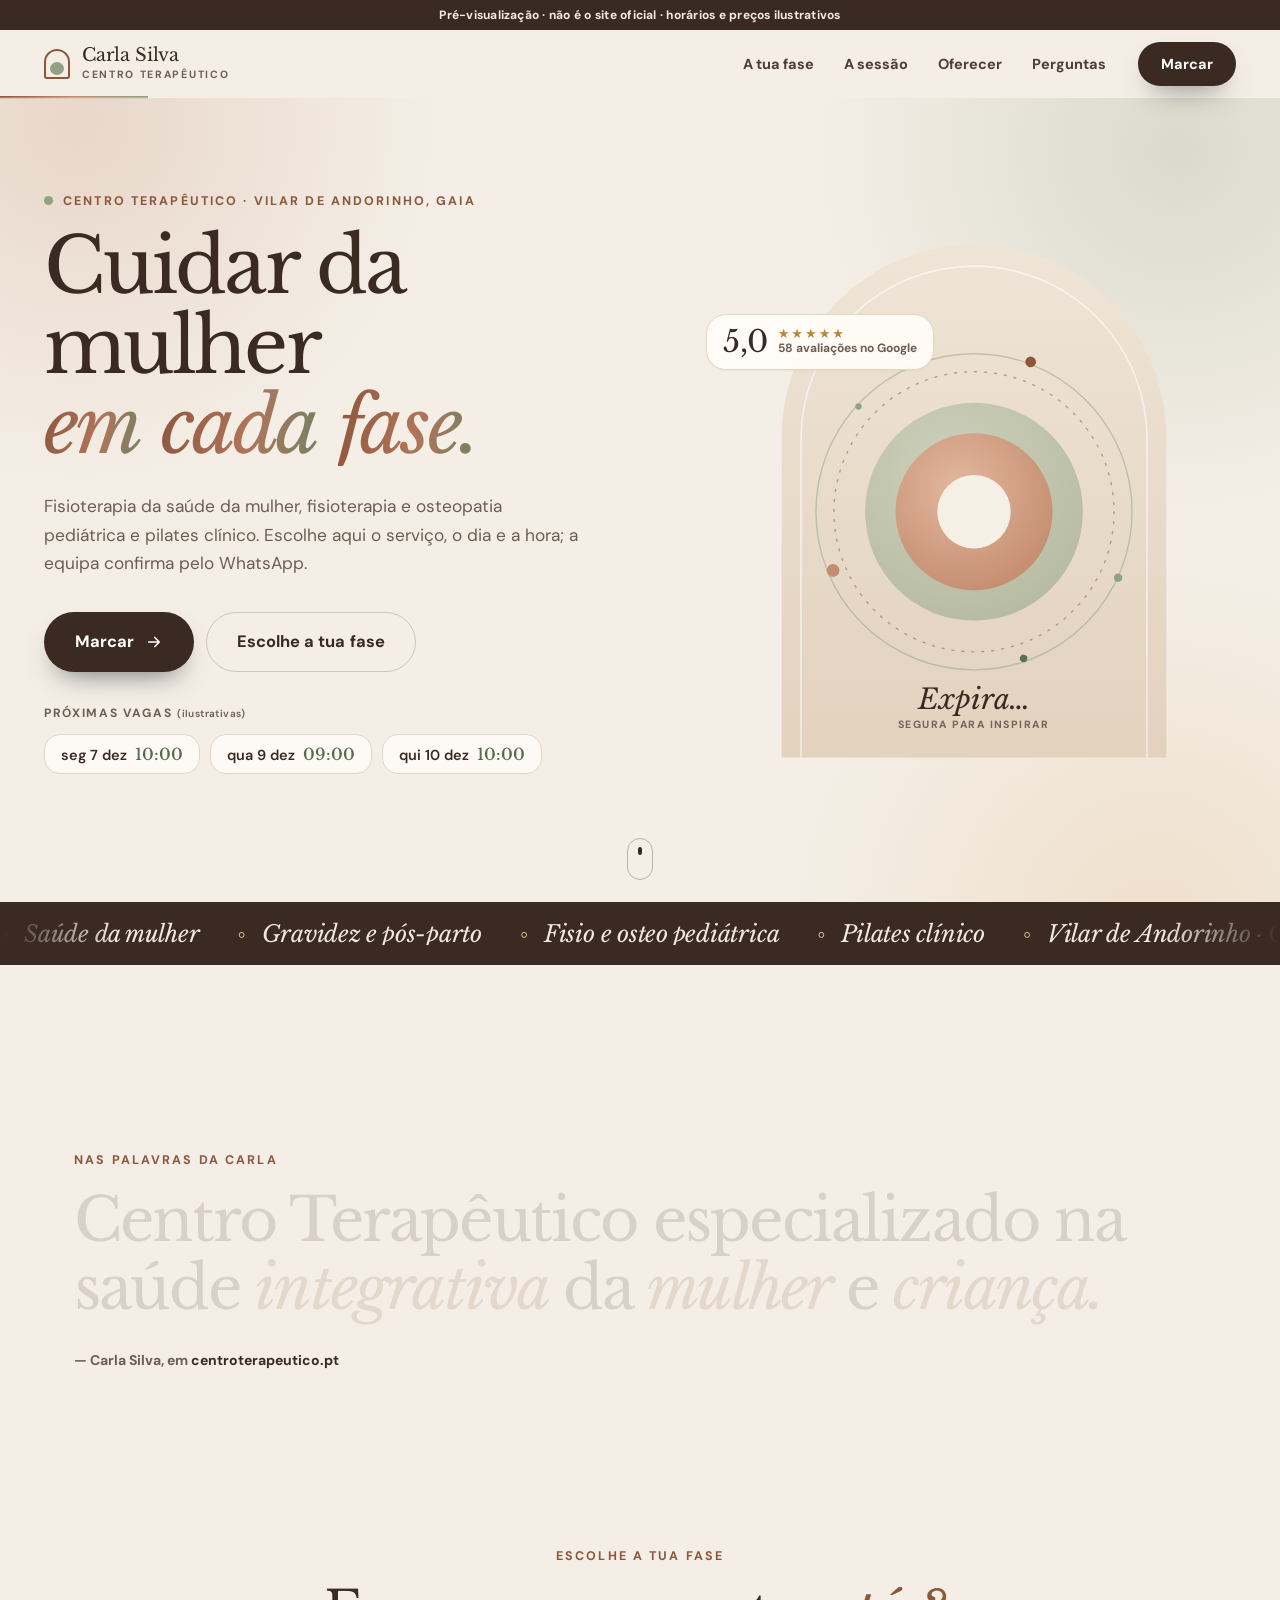
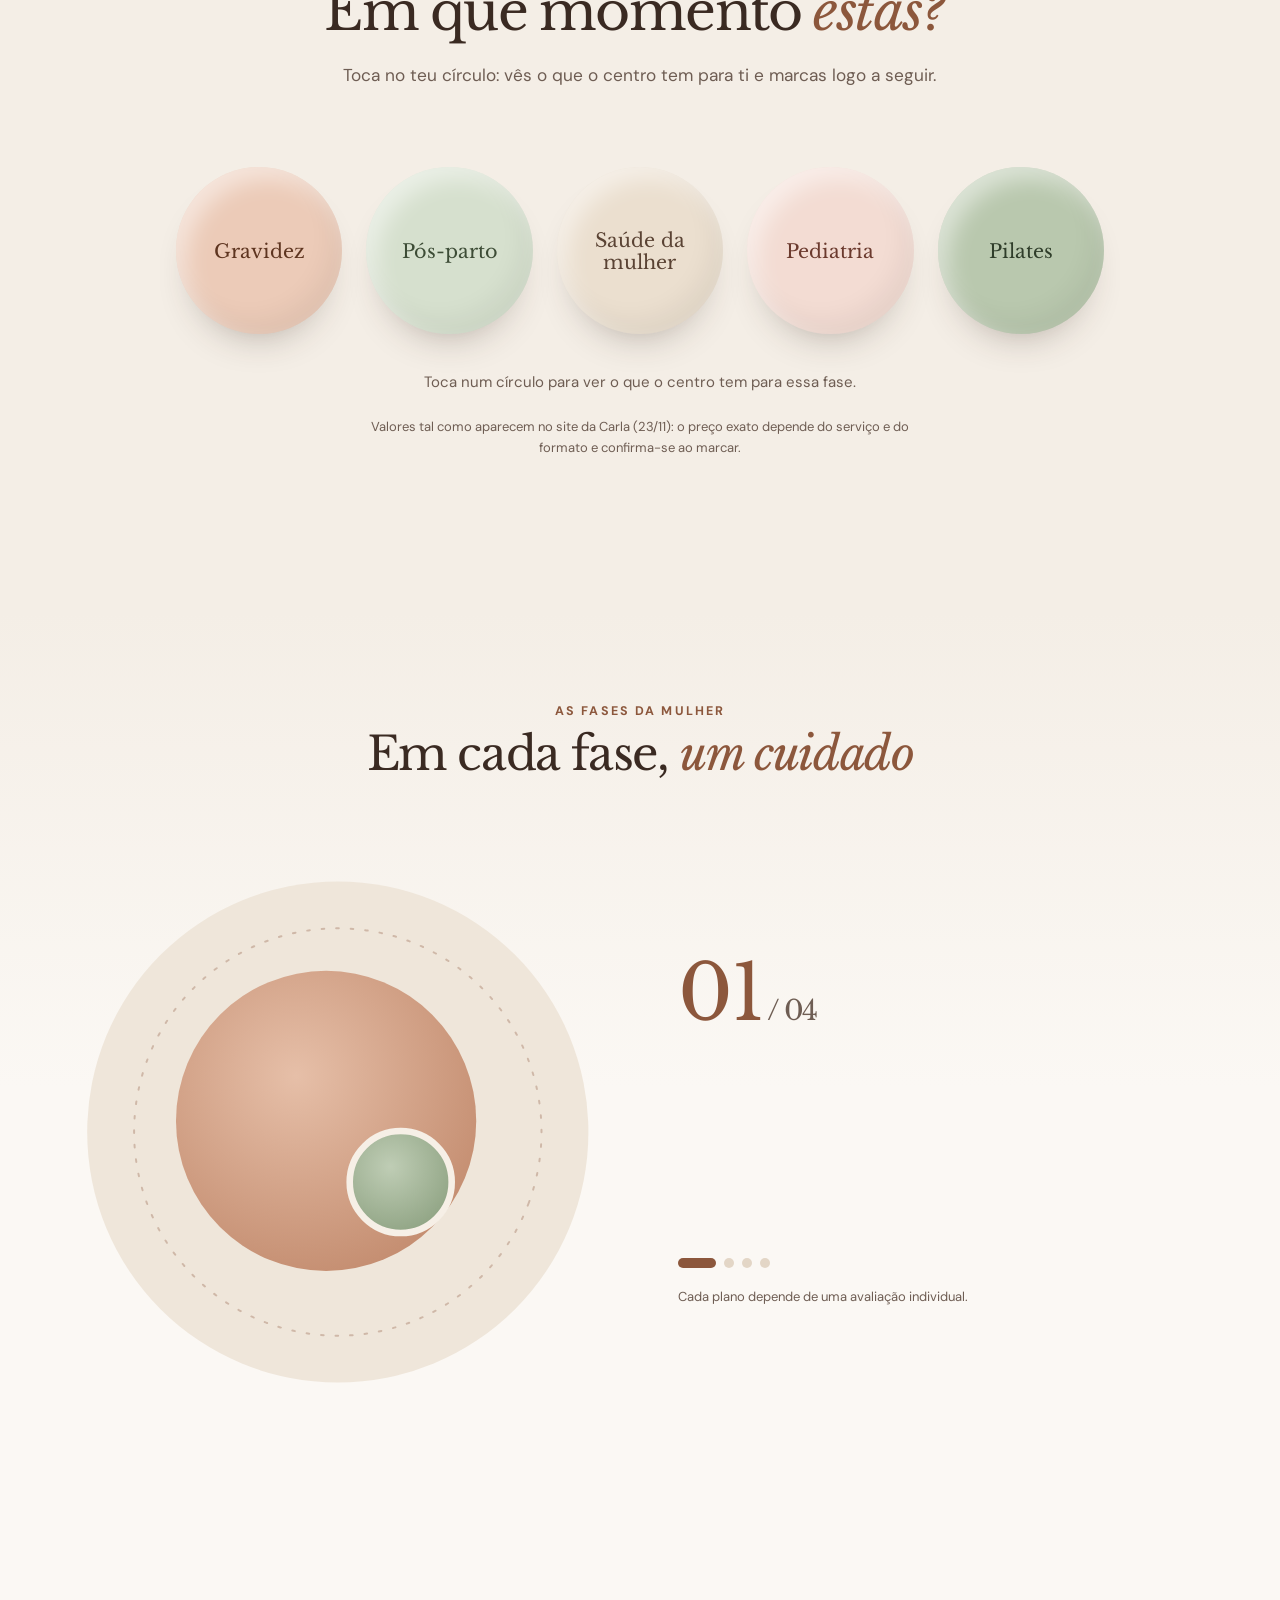
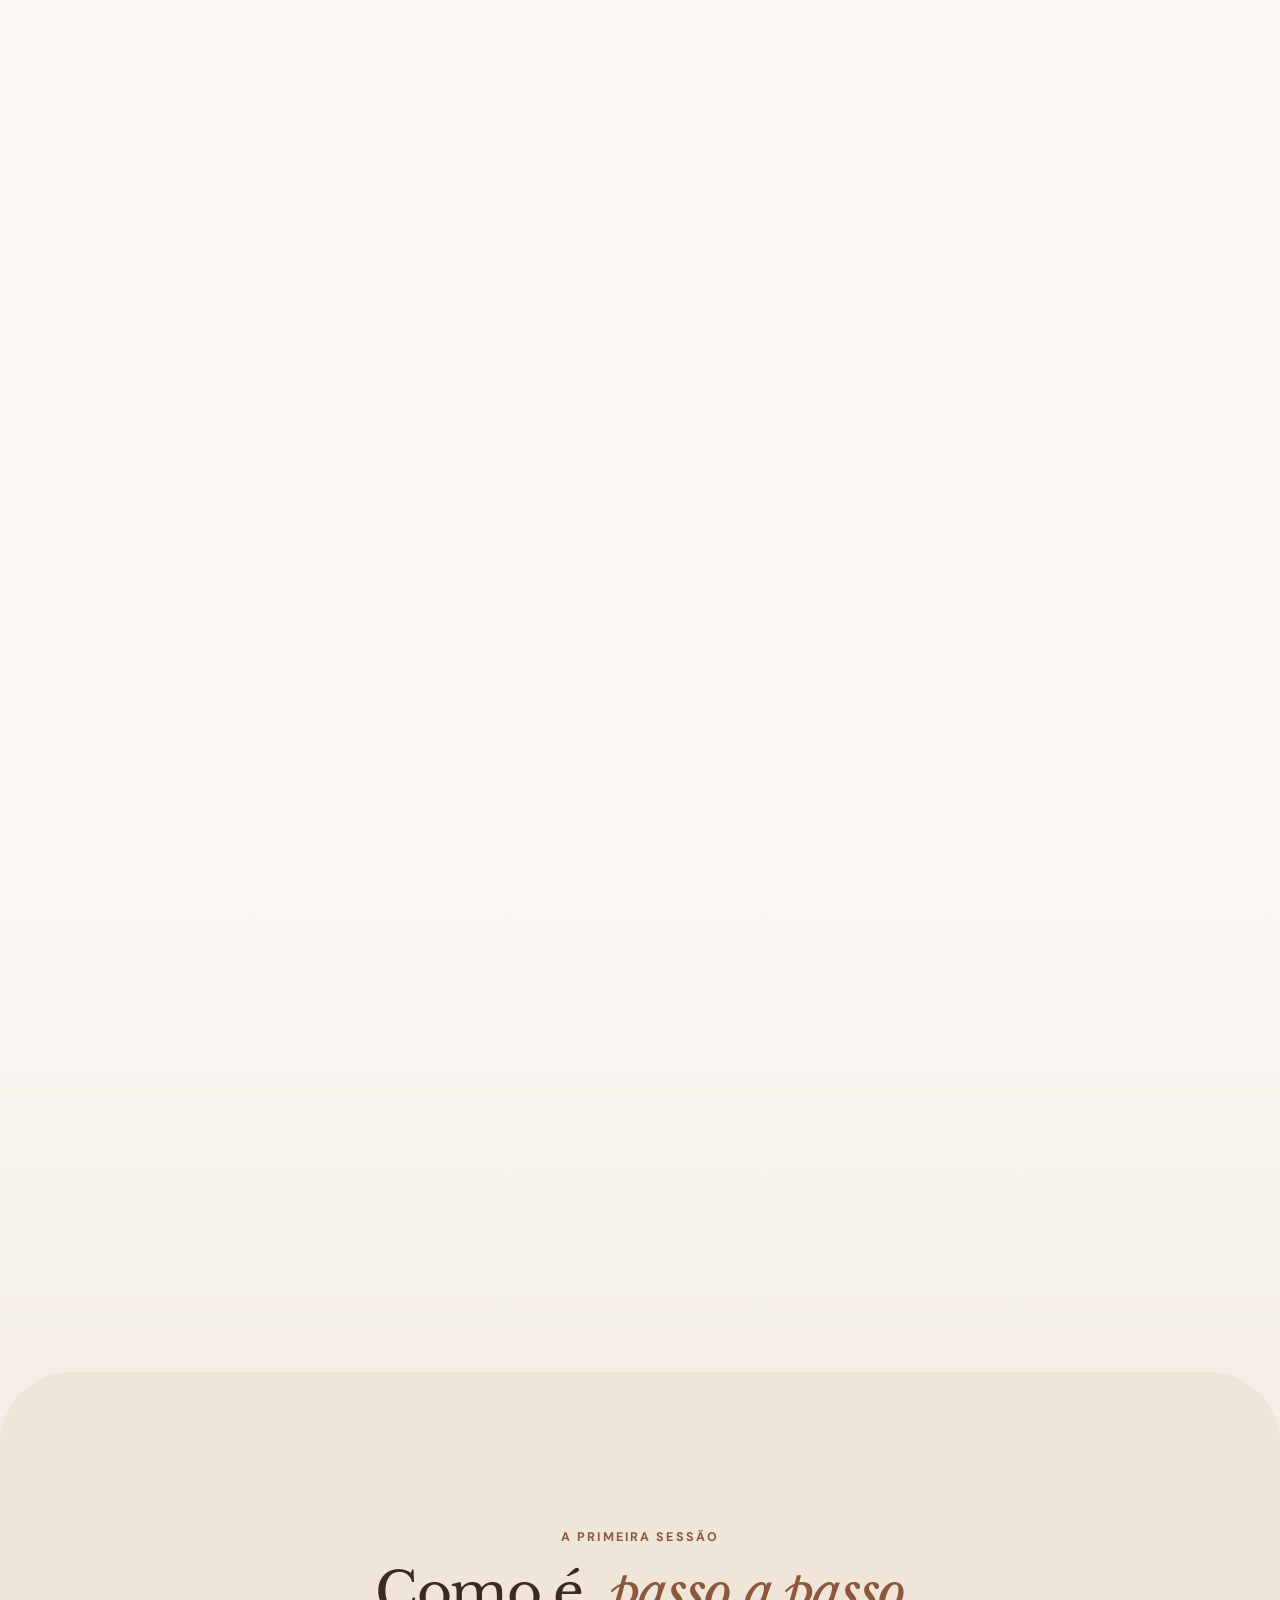
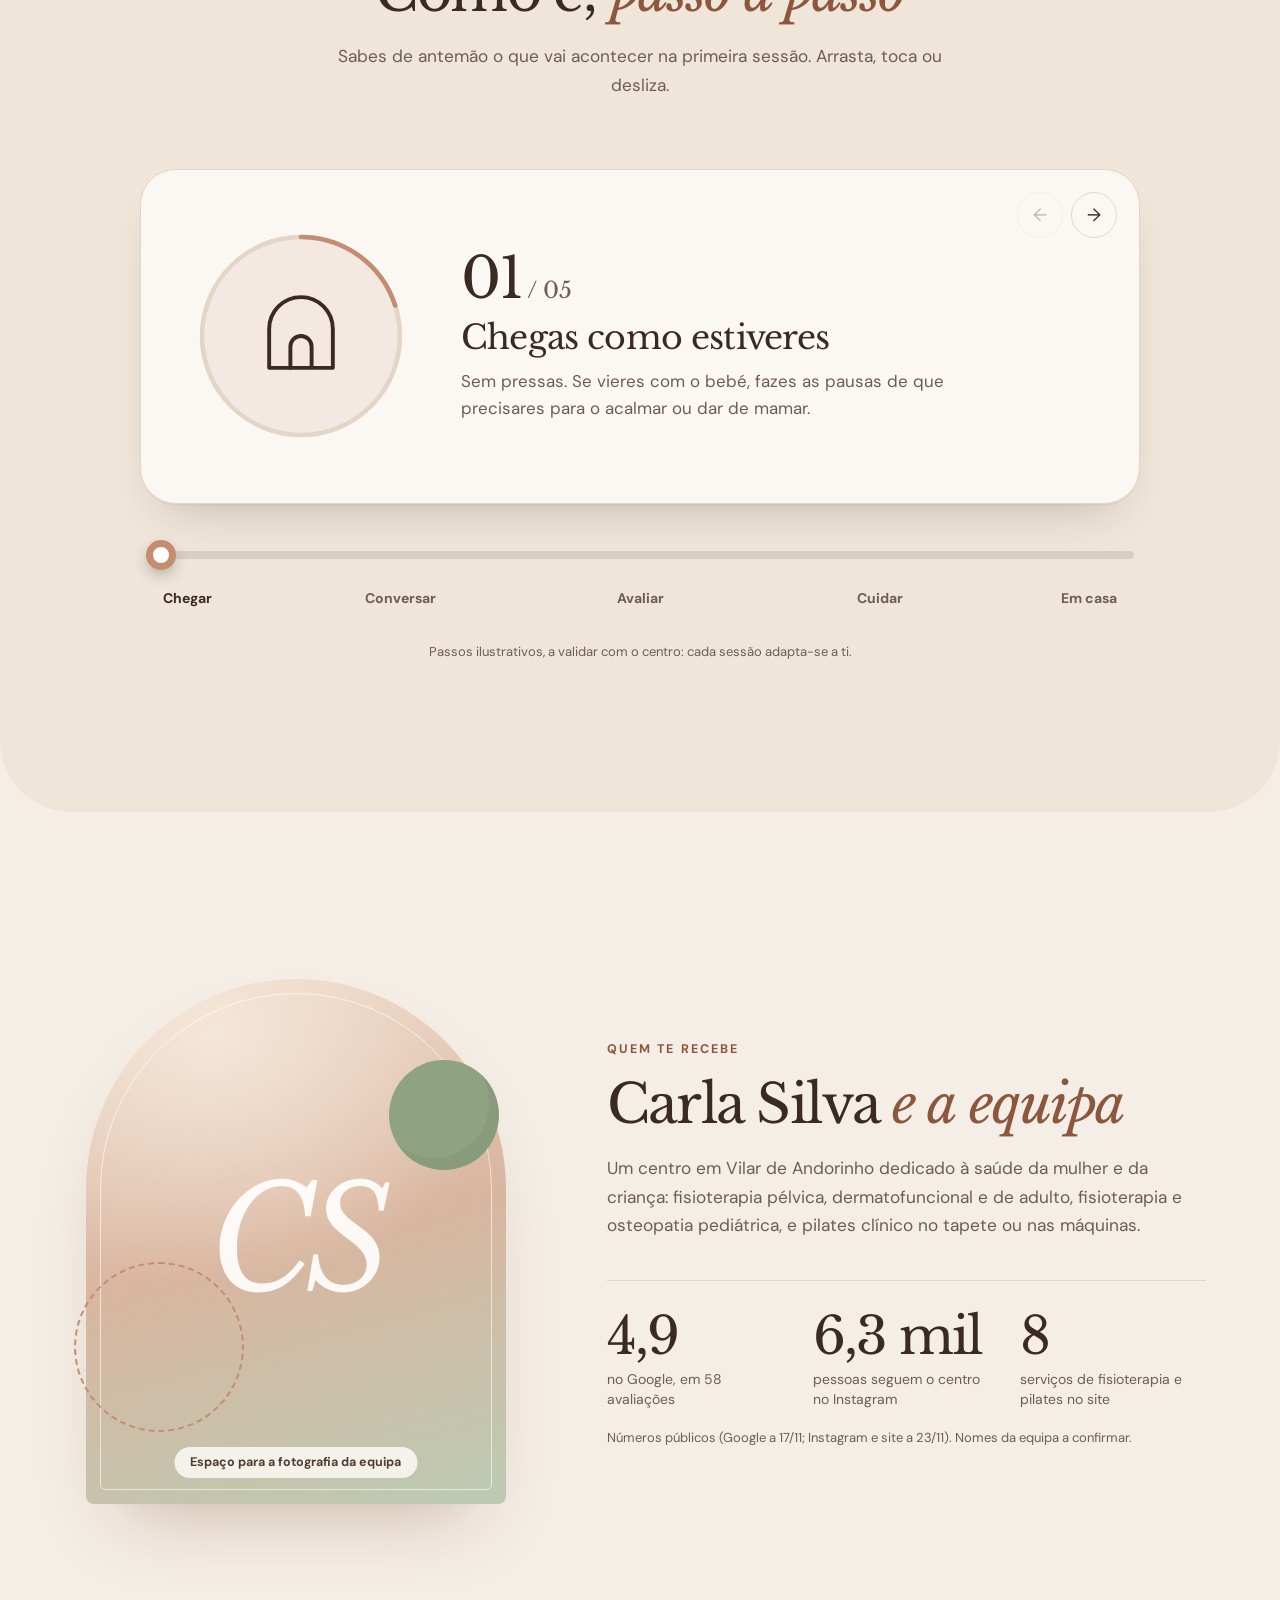
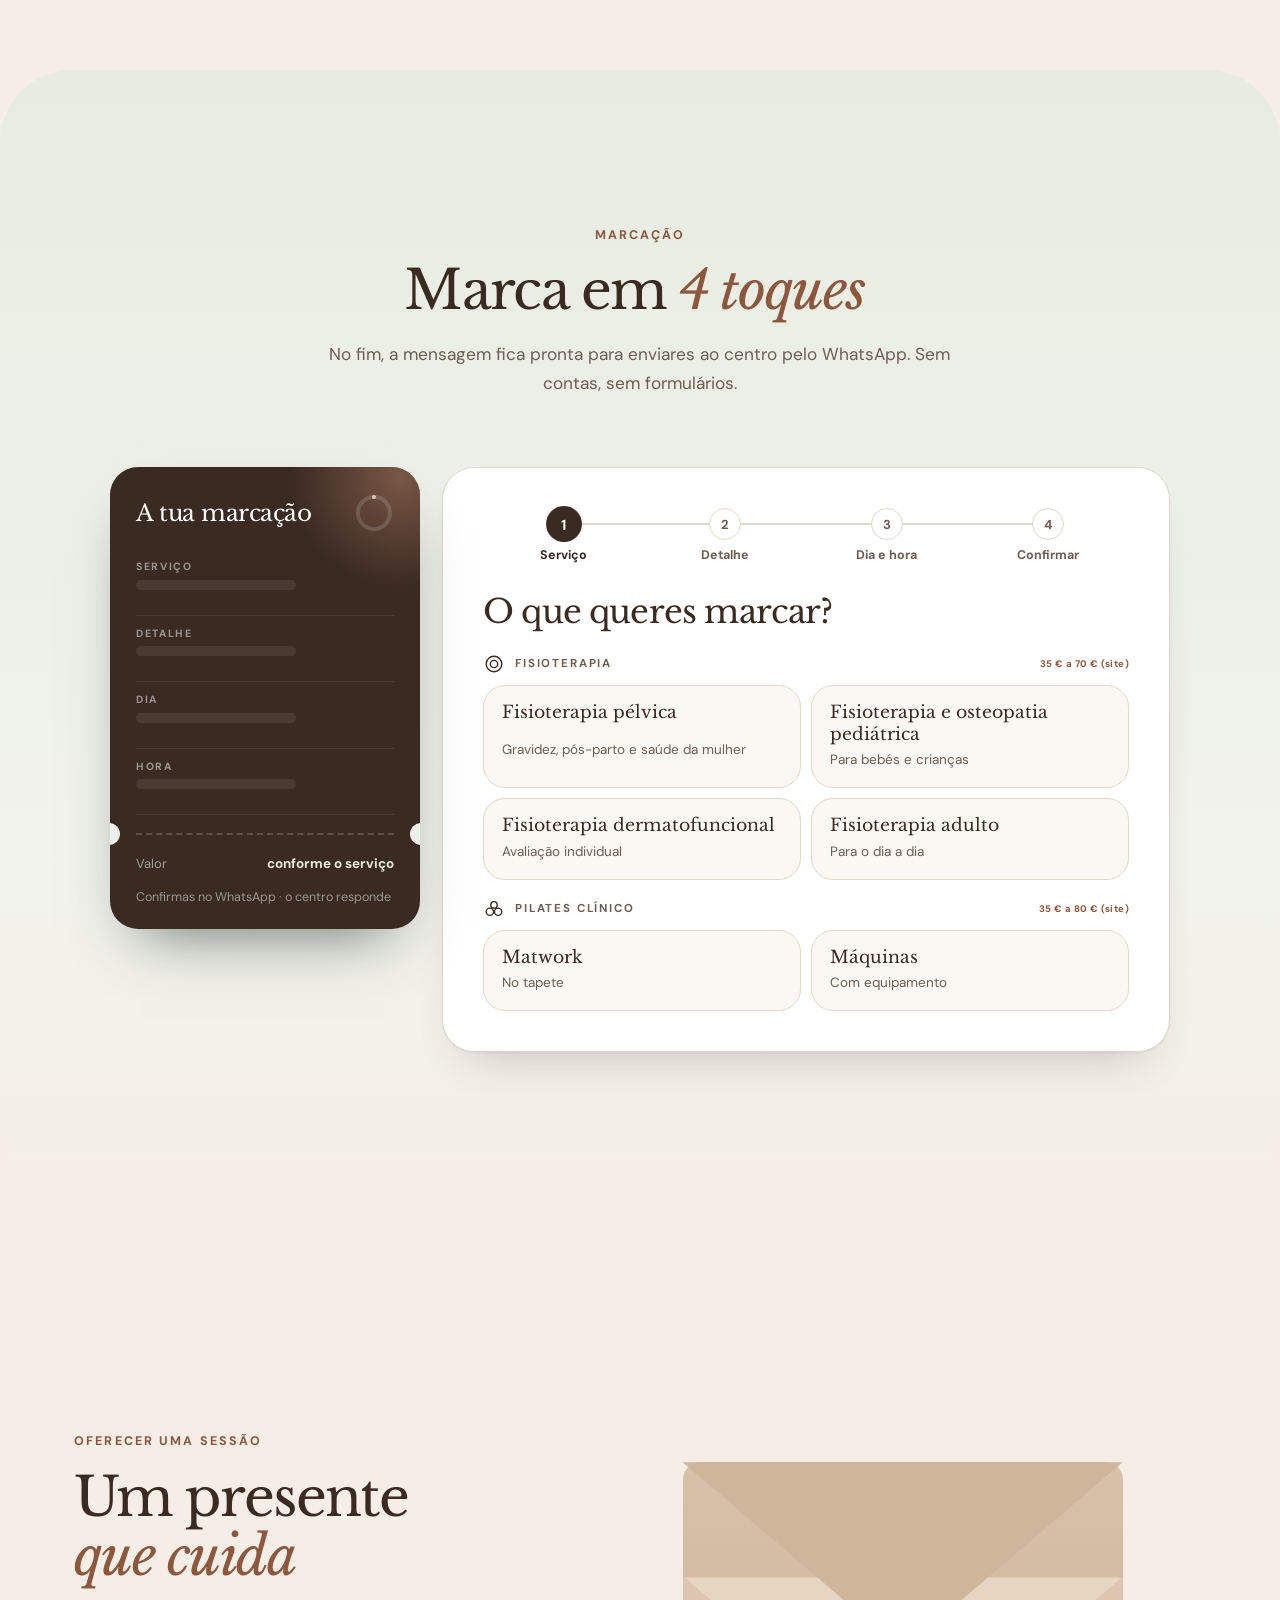
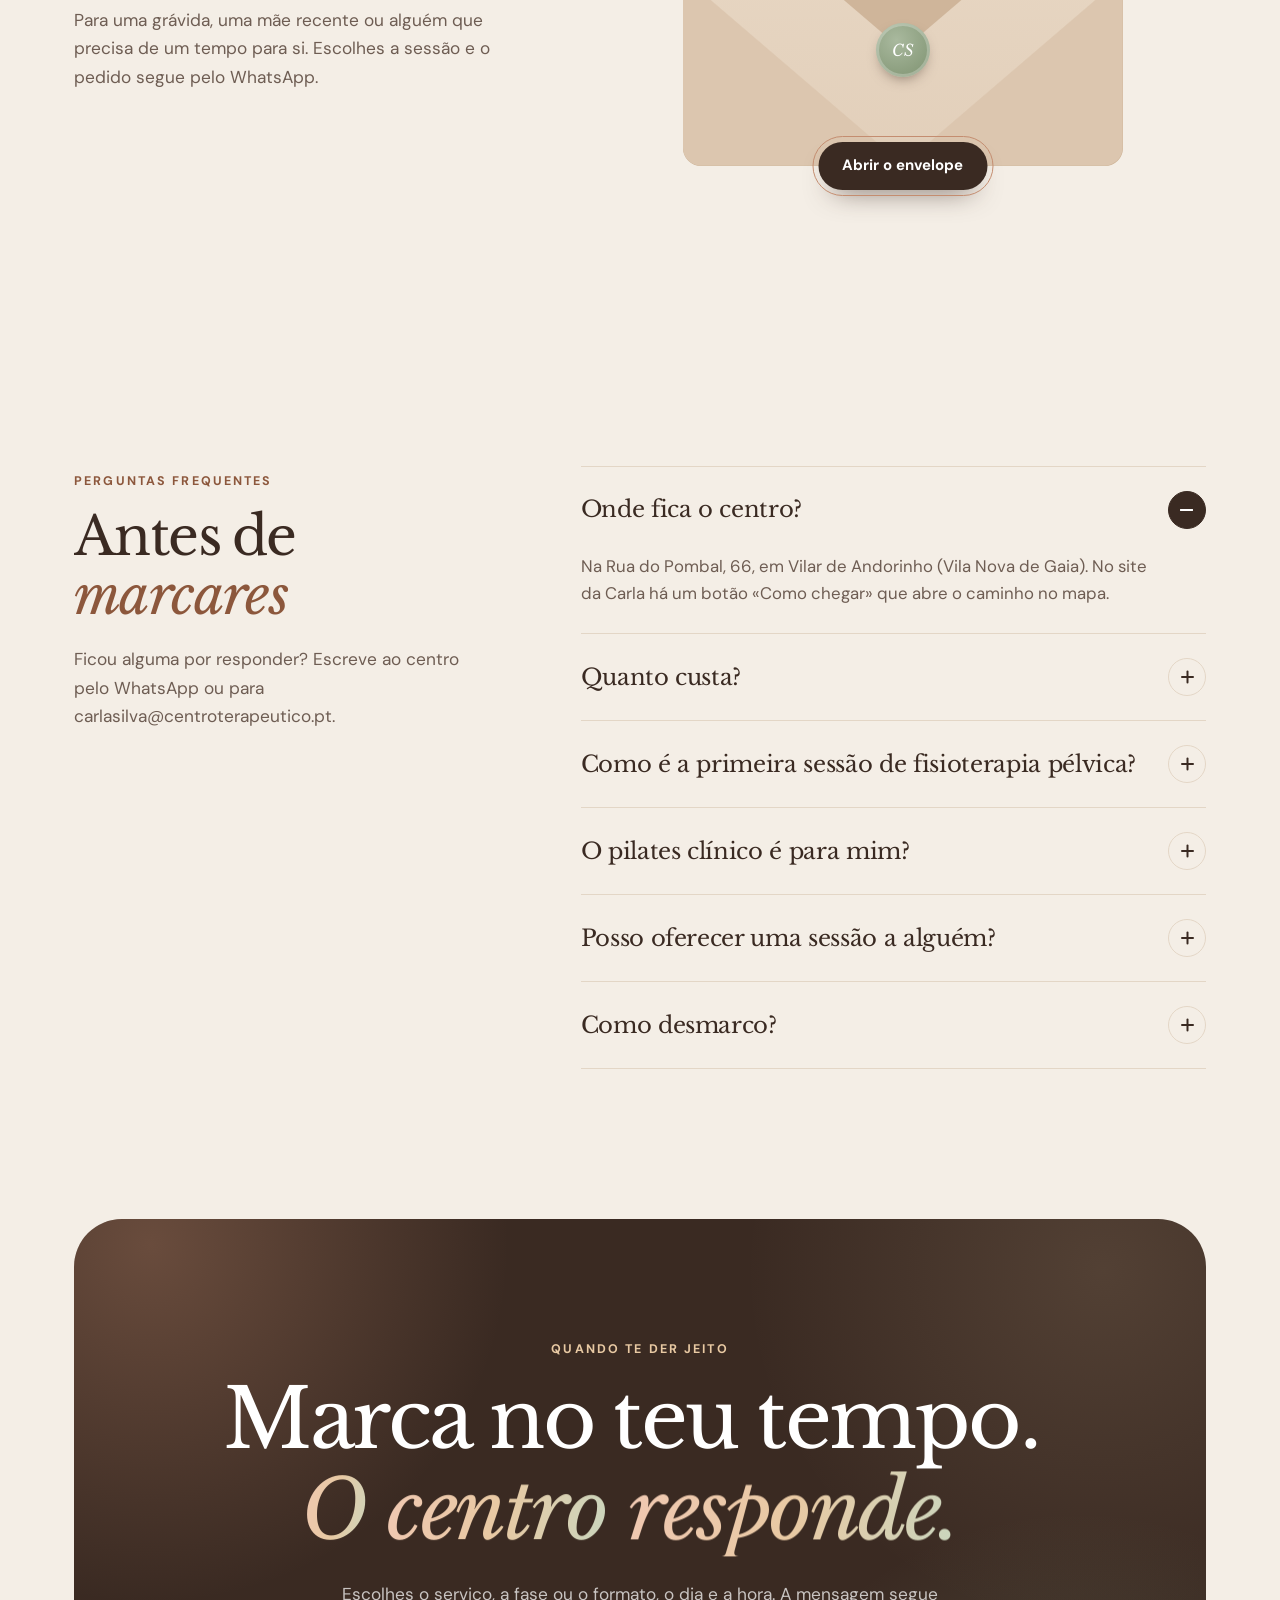
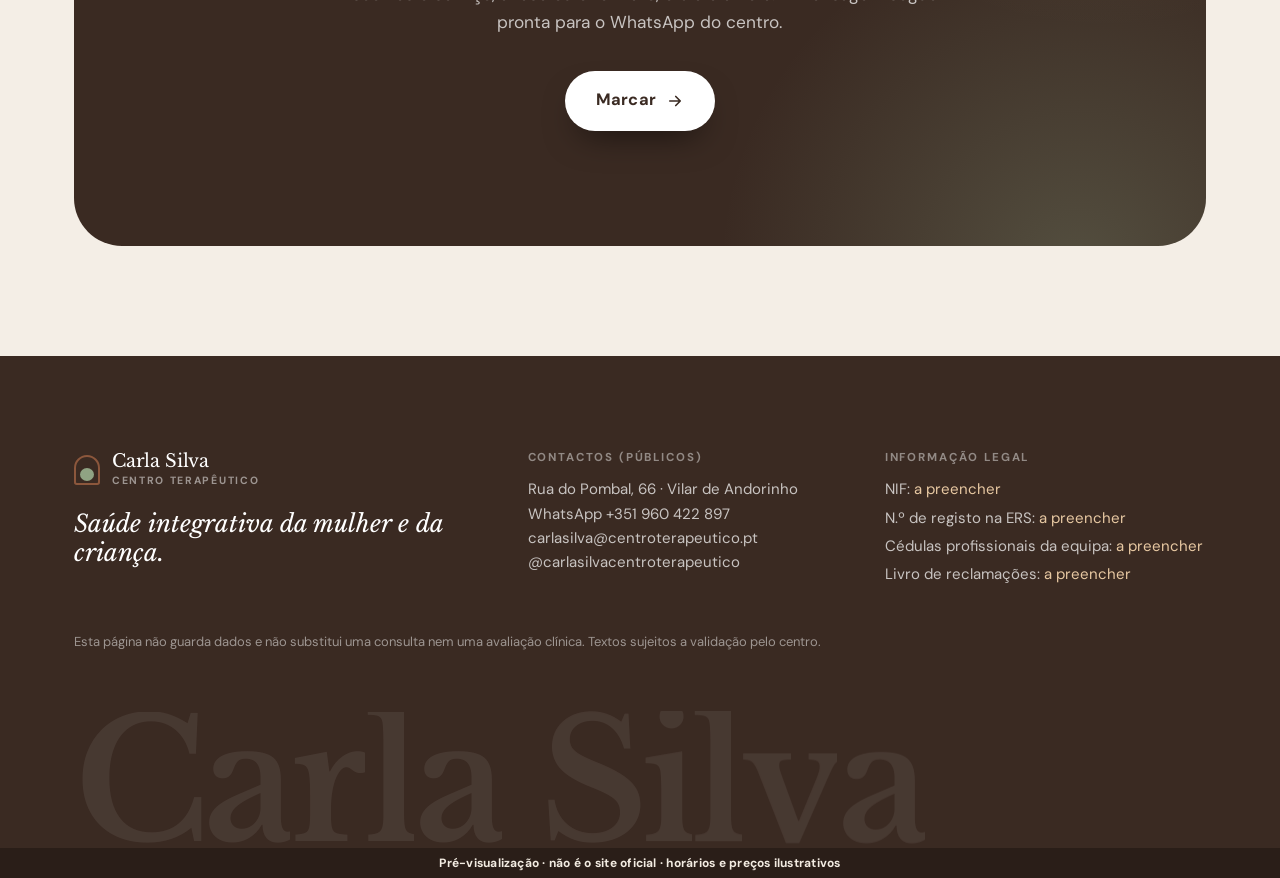
<file: p/carla-silva-qubw/index.html>
<!doctype html>
<html lang="pt-PT">
<head>
  <meta charset="utf-8">
  <meta name="viewport" content="width=device-width,initial-scale=1,viewport-fit=cover">
  <meta name="robots" content="noindex,nofollow">
  <meta name="theme-color" content="#F4EEE6">
  <meta name="description" content="Pré-visualização de uma página de marcação para Carla Silva · Centro Terapêutico. Não é o site oficial.">
  <title>Carla Silva · Centro Terapêutico (pré-visualização)</title>
  <link rel="preconnect" href="https://fonts.googleapis.com">
  <link rel="preconnect" href="https://fonts.gstatic.com" crossorigin>
  <link href="https://fonts.googleapis.com/css2?family=Libre+Baskerville:ital,wght@0,400;0,700;1,400&family=DM+Sans:opsz,wght@9..40,400..700&display=swap" rel="stylesheet">
  <script>if (matchMedia('(prefers-reduced-motion: reduce)').matches) document.documentElement.classList.add('reduz');</script>
  <script defer src="./assets/index-3zrN_L5R.js"></script>
  <link rel="stylesheet" href="./assets/style-DZG_E0lo.css">
</head>
<body>
  <div id="app"></div>
  <noscript><p style="padding:24px;font-family:sans-serif">Pré-visualização · não é o site oficial. Ativa o JavaScript para ver a página.</p></noscript>
</body>
</html>
</file>
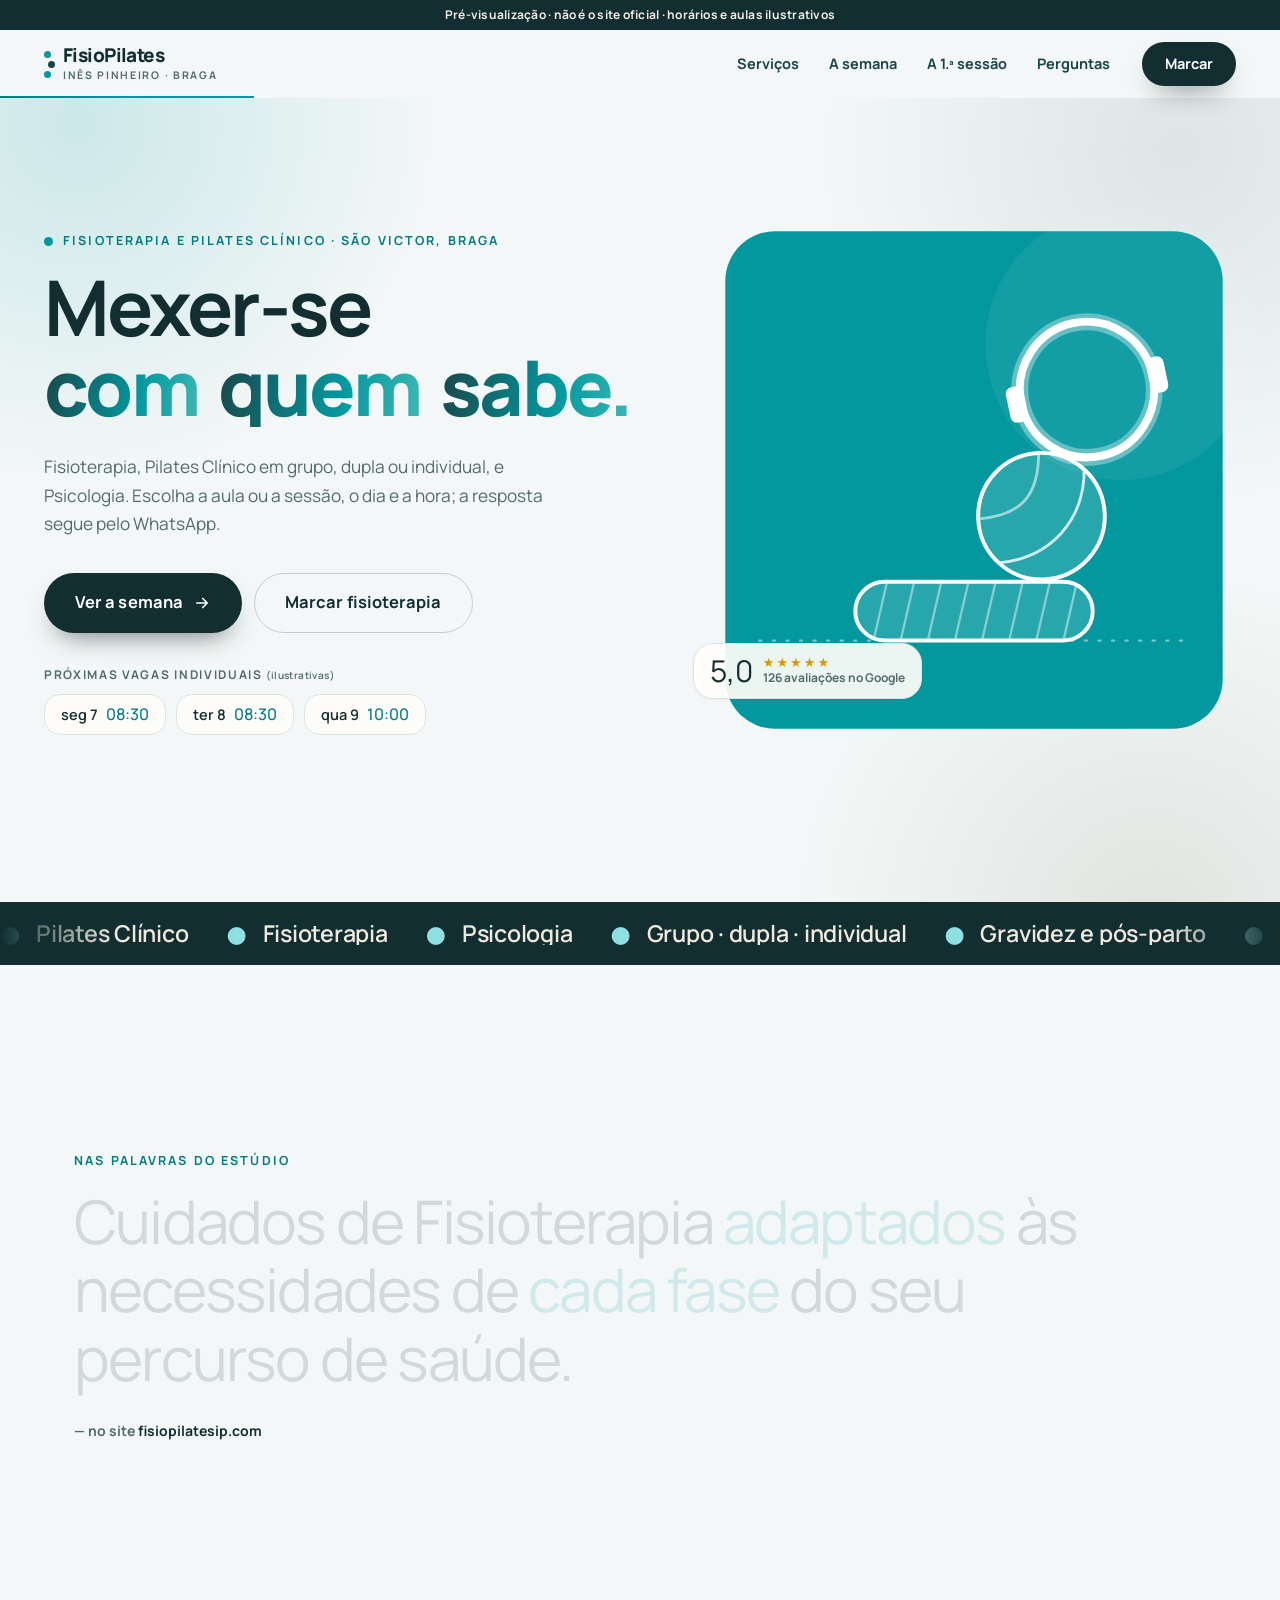
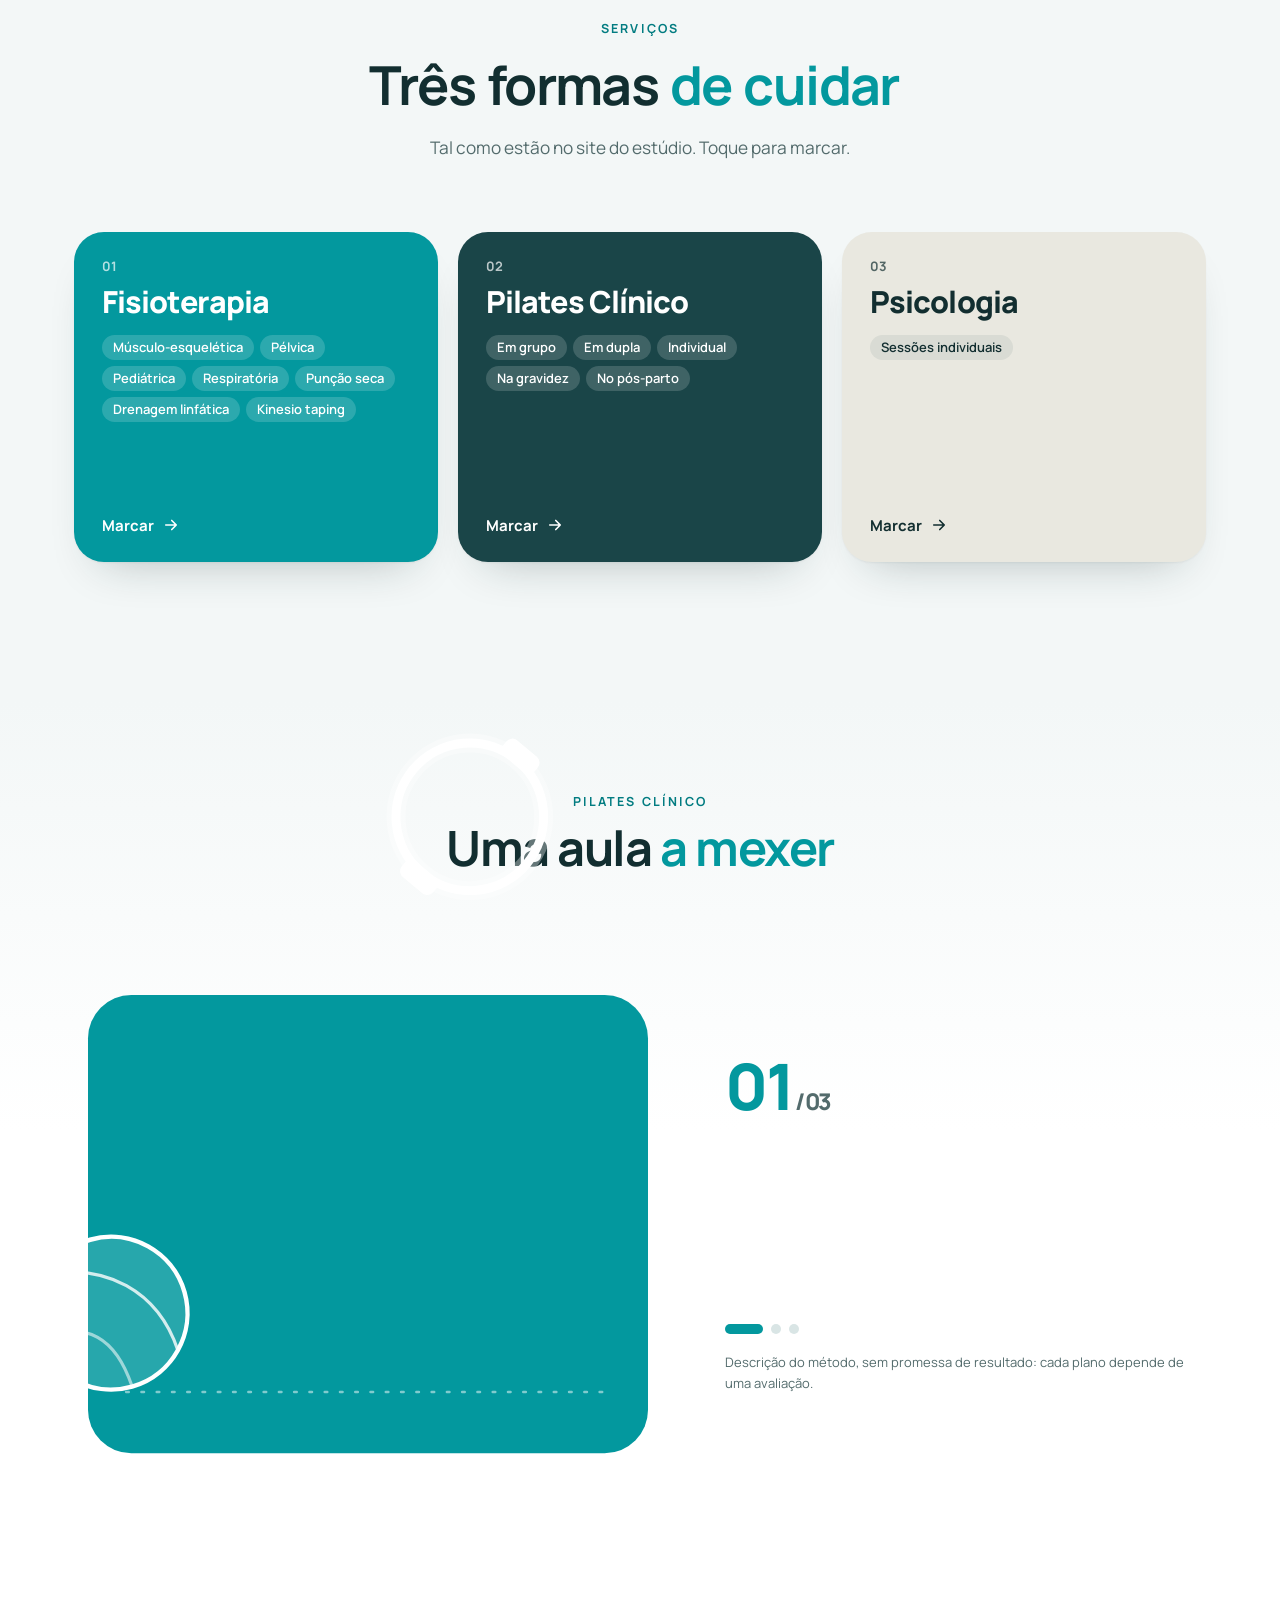
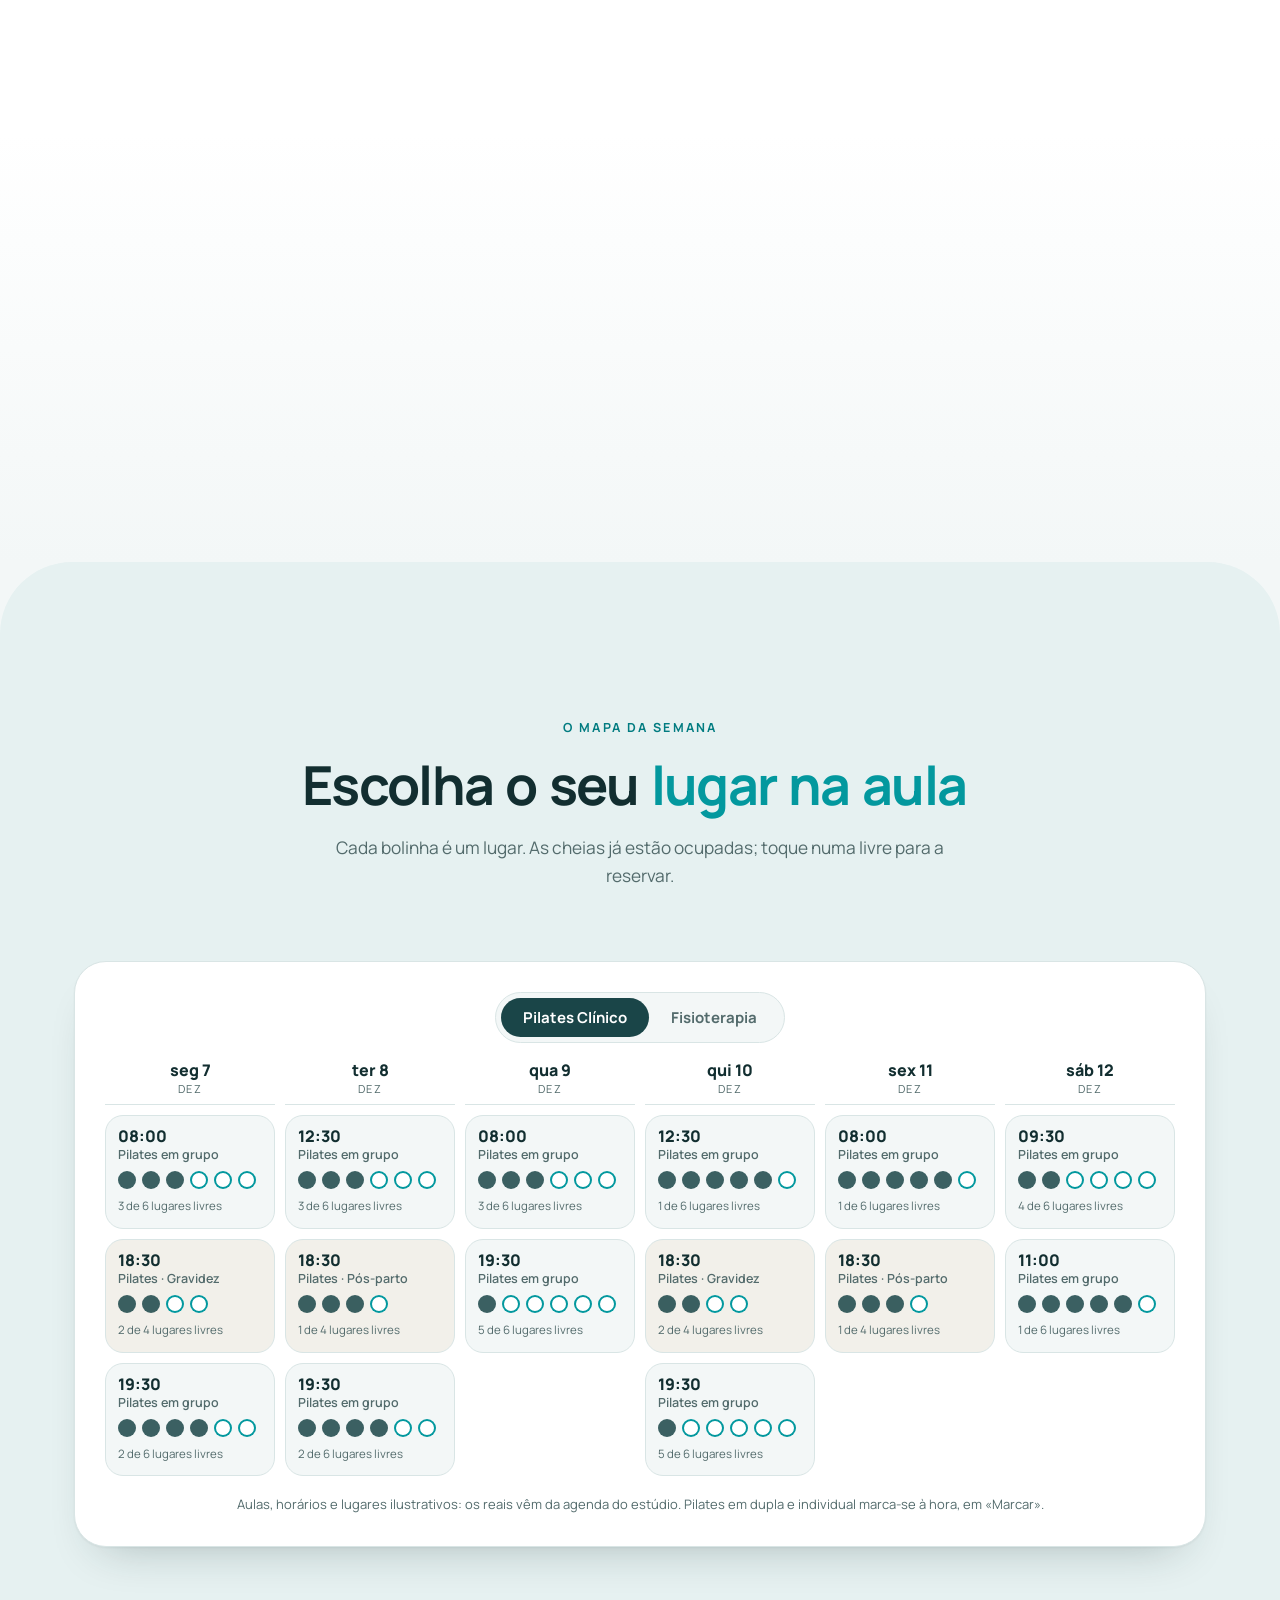
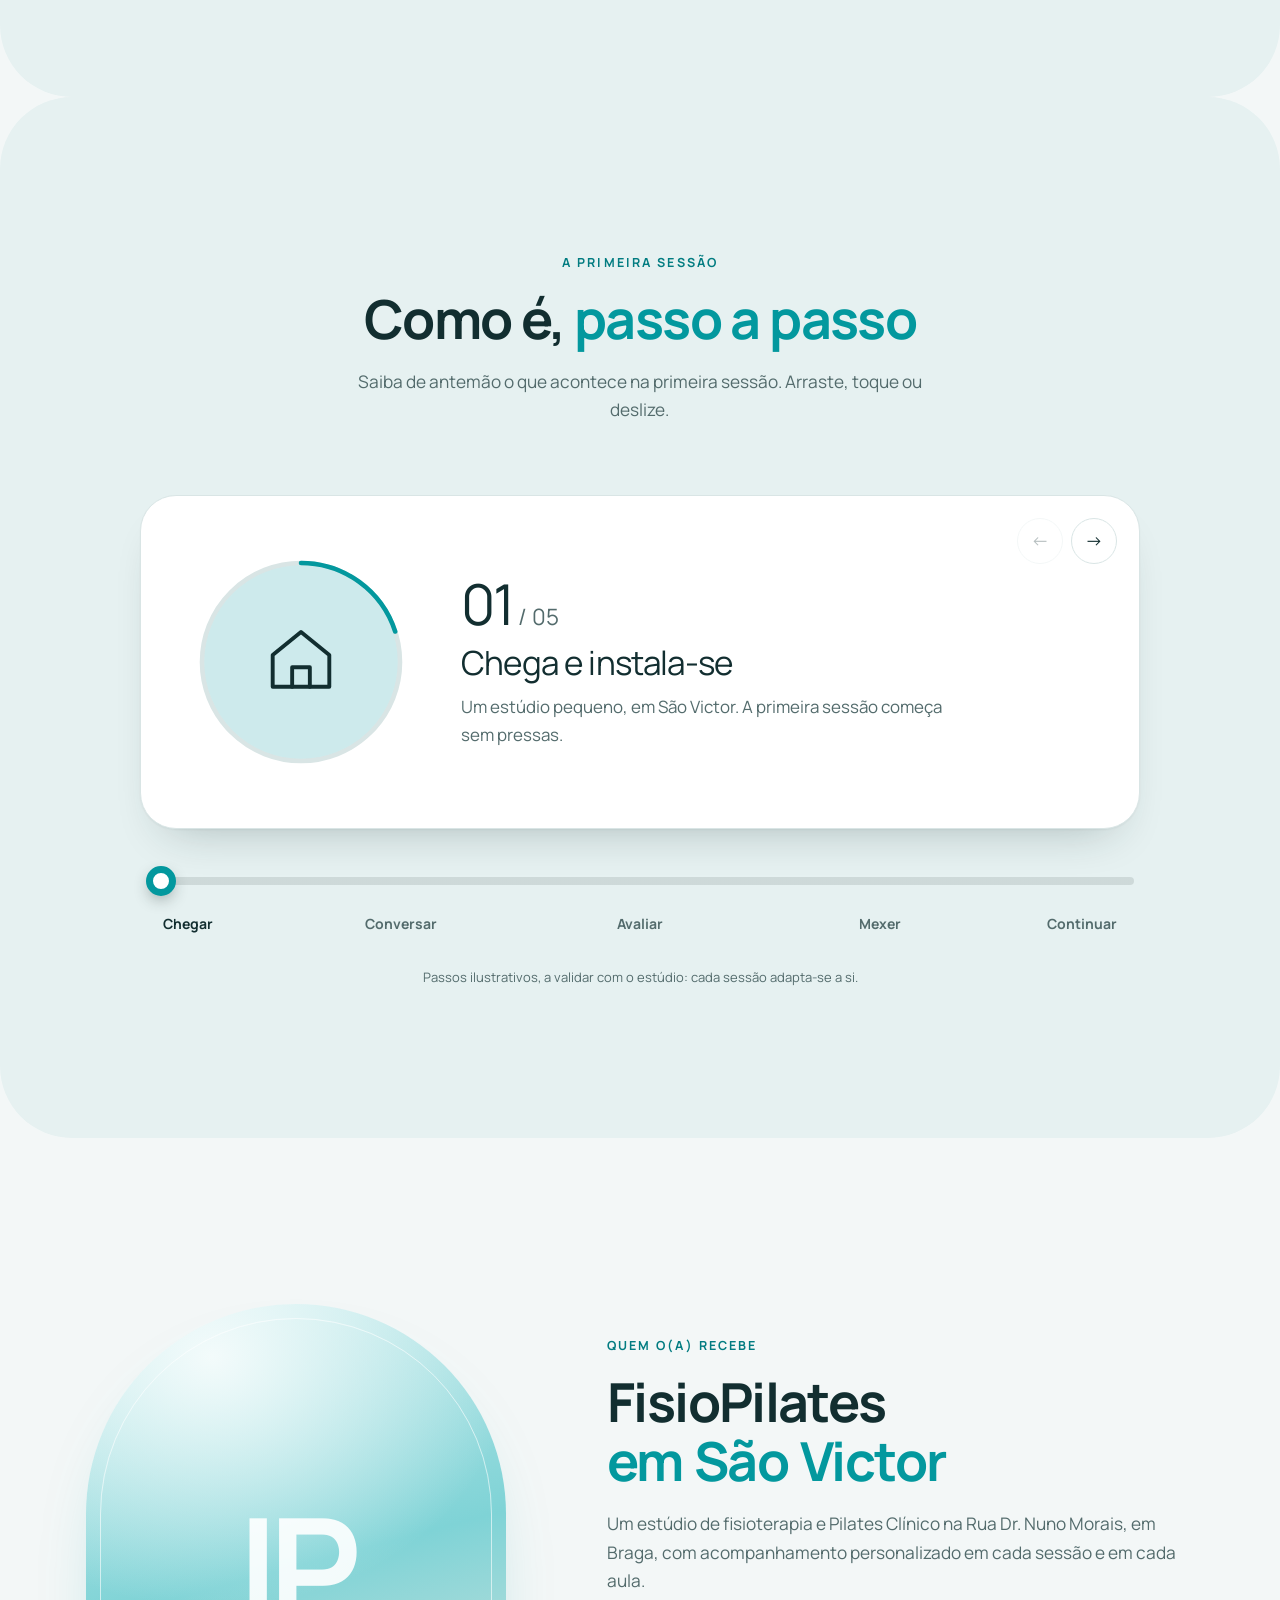
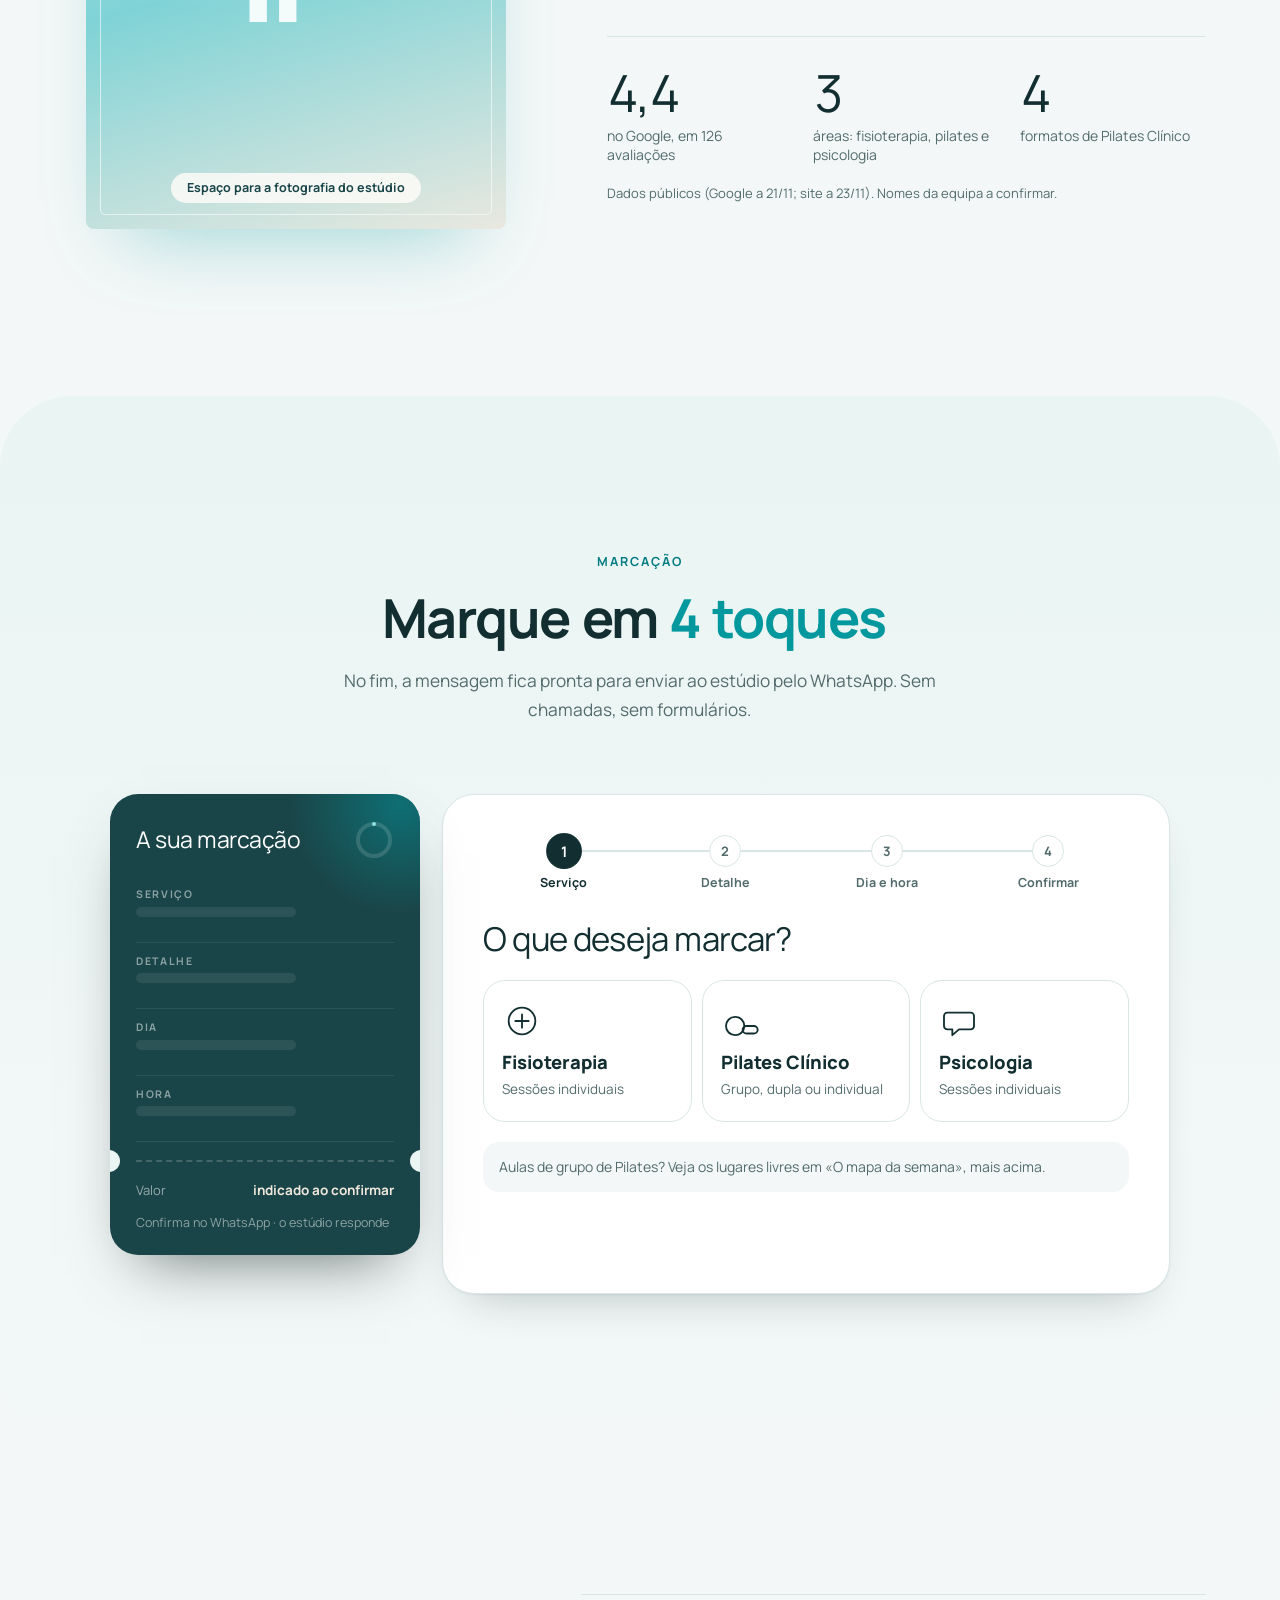
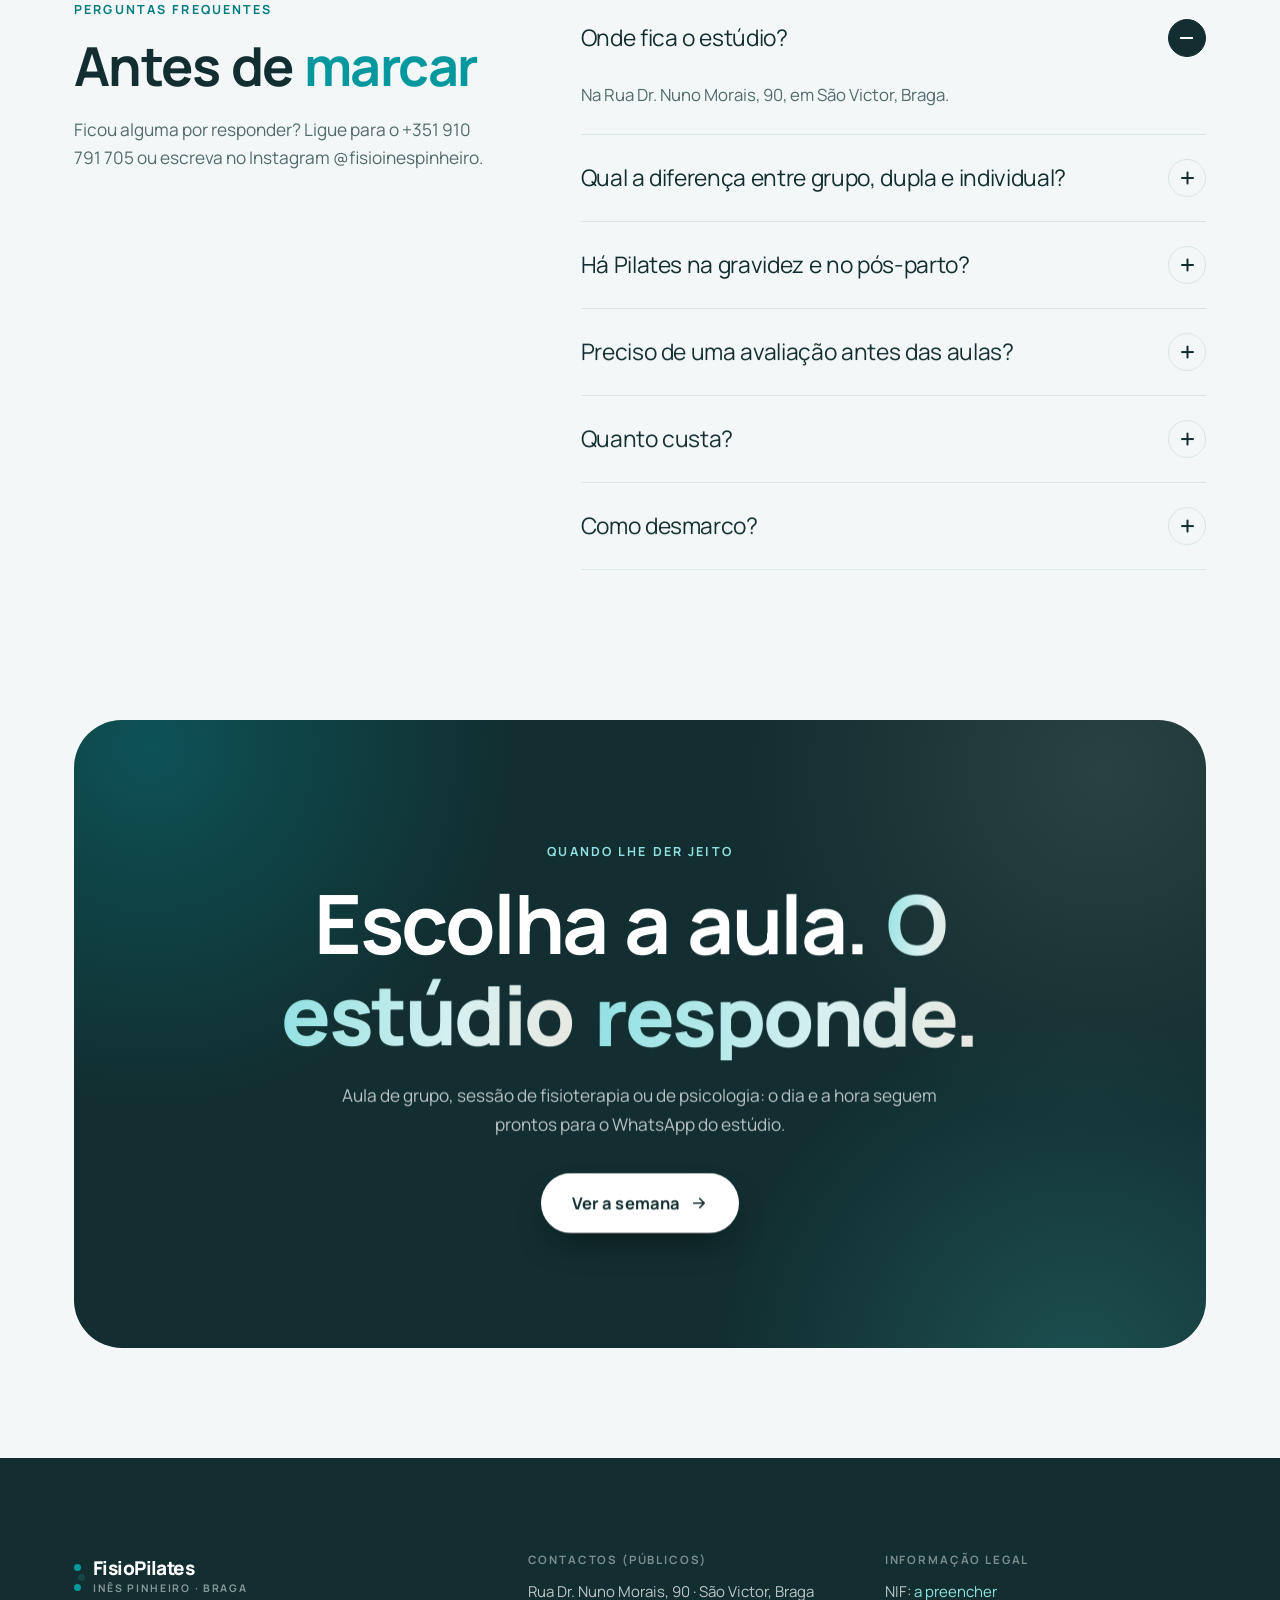
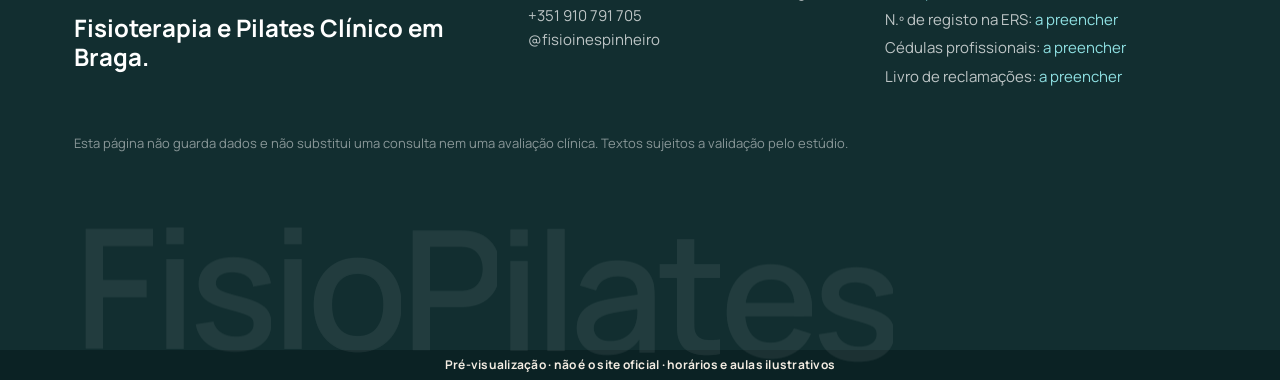
<file: p/fisiopilates-kuco/index.html>
<!doctype html>
<html lang="pt-PT">
<head>
  <meta charset="utf-8">
  <meta name="viewport" content="width=device-width,initial-scale=1,viewport-fit=cover">
  <meta name="robots" content="noindex,nofollow">
  <meta name="theme-color" content="#F3F7F7">
  <meta name="description" content="Pré-visualização de uma página de marcação para a FisioPilates · Inês Pinheiro (Braga). Não é o site oficial.">
  <title>FisioPilates · Inês Pinheiro (pré-visualização)</title>
  <link rel="preconnect" href="https://fonts.googleapis.com">
  <link rel="preconnect" href="https://fonts.gstatic.com" crossorigin>
  <link href="https://fonts.googleapis.com/css2?family=Manrope:wght@400..800&display=swap" rel="stylesheet">
  <script>if (matchMedia('(prefers-reduced-motion: reduce)').matches) document.documentElement.classList.add('reduz');</script>
  <script defer src="./assets/index-B7bU70Ms.js"></script>
  <link rel="stylesheet" href="./assets/style-B0ujJ3jo.css">
</head>
<body>
  <div id="app"></div>
  <noscript><p style="padding:24px;font-family:sans-serif">Pré-visualização · não é o site oficial. Ativa o JavaScript para ver a página.</p></noscript>
</body>
</html>
</file>
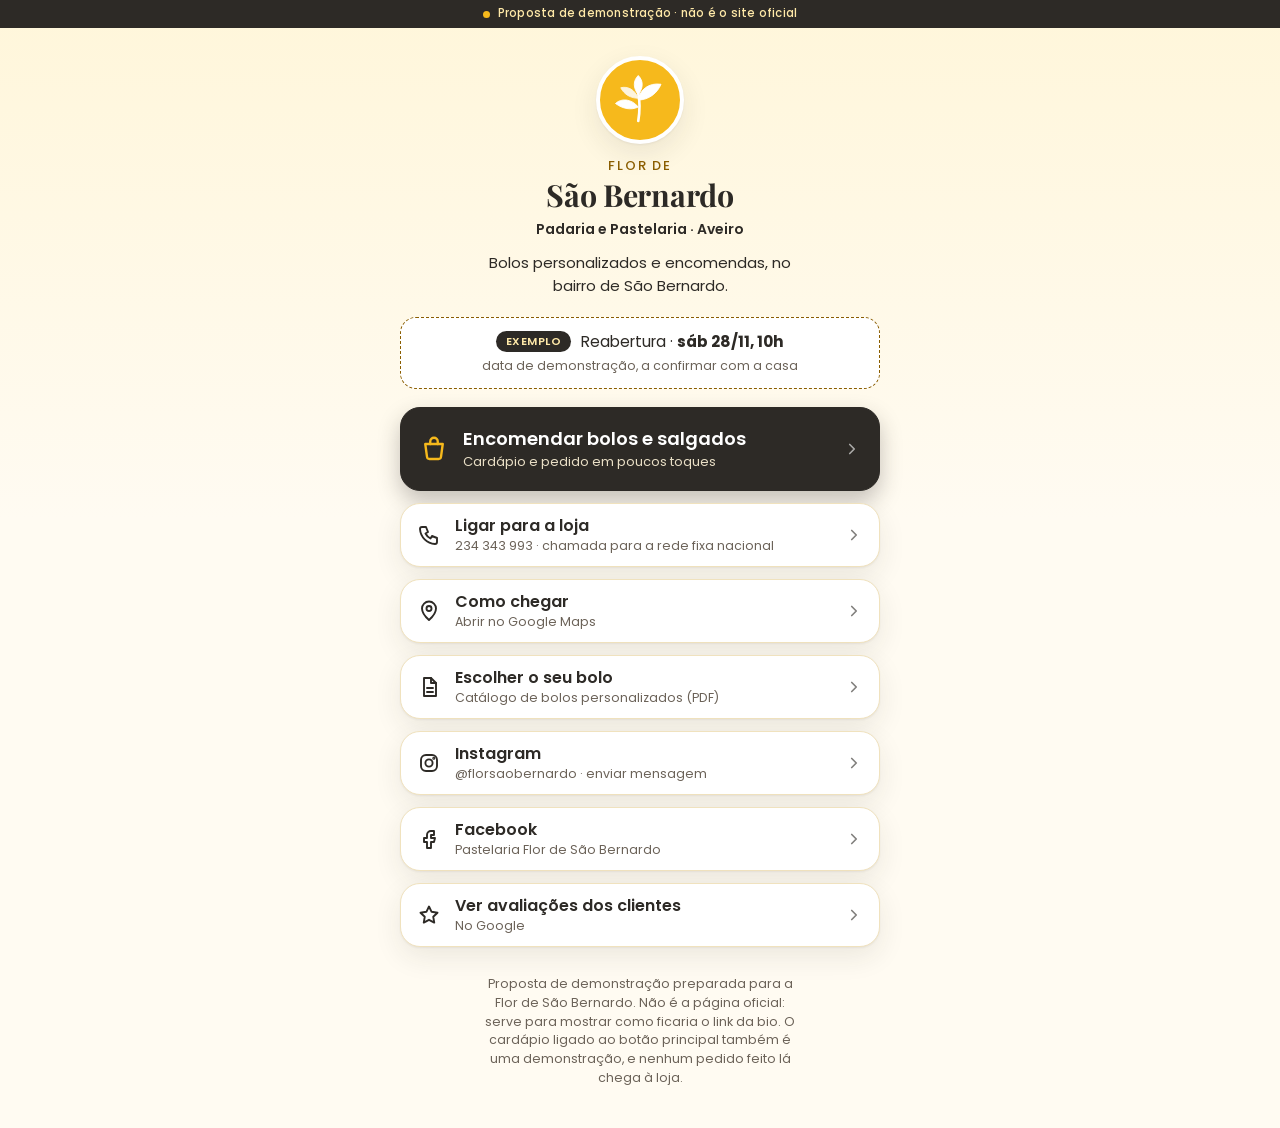
<file: p/flor-bio-ykvj/index.html>
<!doctype html>
<html lang="pt-PT">
<head>
<meta charset="utf-8">
<meta name="viewport" content="width=device-width, initial-scale=1, viewport-fit=cover">
<title>Flor de São Bernardo · Links (proposta de demonstração)</title>
<meta name="description" content="Proposta de demonstração: página «link na bio» da Flor de São Bernardo, padaria e pastelaria em Aveiro. Não é a página oficial.">
<meta name="robots" content="noindex">
<meta name="theme-color" content="#F6B91C">
<link rel="icon" href="data:image/svg+xml,%3Csvg xmlns=%27http://www.w3.org/2000/svg%27 viewBox=%270 0 32 32%27%3E%3Ccircle cx=%2716%27 cy=%2716%27 r=%2716%27 fill=%27%23F6B91C%27/%3E%3Cpath d=%27M16 24c0-6 0-10-1-14M16 16c-3-2-6-2-8 0 3 1 6 1 8 0zM16 13c2-3 5-4 8-3-2 2-5 3-8 3zM16 11c-1-3 0-5 2-7 1 3 0 5-2 7z%27 fill=%27%23fff%27 stroke=%27%23fff%27 stroke-width=%271.5%27 stroke-linecap=%27round%27/%3E%3C/svg%3E">
<link rel="preconnect" href="https://fonts.googleapis.com">
<link rel="preconnect" href="https://fonts.gstatic.com" crossorigin>
<link href="https://fonts.googleapis.com/css2?family=Poppins:wght@400;500;600;700&family=Playfair+Display:wght@700&display=swap" rel="stylesheet">
  <link rel="stylesheet" href="./assets/style-LZFgwDM1.css">
</head>
<body>

<div class="demo" role="note"><b aria-hidden="true"></b>Proposta de demonstração · não é o site oficial</div>

<main class="pagina">
  <header class="topo">
    <span class="marca-sol" aria-hidden="true">
      <svg class="flor" viewBox="0 0 64 64"><g fill="#fff" stroke="#fff" stroke-linejoin="round">
        <path d="M30 56c2-12 2-22 0-32" fill="none" stroke-width="3" stroke-linecap="round"/>
        <path d="M30 40C22 30 10 30 4 36c8 6 18 8 26 4z"/>
        <path d="M30 32c2-12 12-20 26-18-4 10-14 18-26 18z"/>
        <path d="M30 26c-6-8-6-16 0-22 6 6 6 14 0 22z"/>
        <path d="M30 30C26 20 18 16 10 18c4 8 12 12 20 12z" opacity=".85"/>
      </g></svg>
    </span>
    <h1><i>Flor de</i> São Bernardo</h1>
    <p class="sub">Padaria e Pastelaria · Aveiro</p>
    <p class="linha">Bolos personalizados e encomendas, no bairro de São Bernardo.</p>
  </header>

  <p class="reabre" role="note">
    <span class="reabre-tag">Exemplo</span>
    <span>Reabertura · <b>sáb 28/11, 10h</b></span>
    <small>data de demonstração, a confirmar com a casa</small>
  </p>

  <nav aria-label="Ligações da Flor de São Bernardo">
    <ul class="lista">
      <li>
        <a class="btn btn-main" href="https://gabadevpro.github.io/modelos/flor/" target="_blank" rel="noopener">
          <svg class="ic" viewBox="0 0 24 24" aria-hidden="true"><path d="M5 8h14l-1.4 10.2a2 2 0 0 1-2 1.8H8.4a2 2 0 0 1-2-1.8z"/><path d="M9 8V6a3 3 0 0 1 6 0v2"/></svg>
          <span class="t"><b>Encomendar bolos e salgados</b><small>Cardápio e pedido em poucos toques</small></span>
          <svg class="seta" viewBox="0 0 24 24" aria-hidden="true"><path d="M9 6l6 6-6 6"/></svg>
        </a>
      </li>
      <li>
        <a class="btn" href="tel:+351234343993">
          <svg class="ic" viewBox="0 0 24 24" aria-hidden="true"><path d="M5 4h4l2 5-2.5 1.5a11 11 0 0 0 5 5L15 13l5 2v4a2 2 0 0 1-2 2A16 16 0 0 1 3 6a2 2 0 0 1 2-2z"/></svg>
          <span class="t"><b>Ligar para a loja</b><small>234 343 993 · chamada para a rede fixa nacional</small></span>
          <svg class="seta" viewBox="0 0 24 24" aria-hidden="true"><path d="M9 6l6 6-6 6"/></svg>
        </a>
      </li>
      <li>
        <a class="btn" href="https://www.google.com/maps/search/?api=1&amp;query=Pastelaria+Flor+de+S%C3%A3o+Bernardo+Aveiro" target="_blank" rel="noopener">
          <svg class="ic" viewBox="0 0 24 24" aria-hidden="true"><path d="M12 21s-7-6.2-7-11.5a7 7 0 0 1 14 0C19 14.8 12 21 12 21z"/><circle cx="12" cy="9.5" r="2.5"/></svg>
          <span class="t"><b>Como chegar</b><small>Abrir no Google Maps</small></span>
          <svg class="seta" viewBox="0 0 24 24" aria-hidden="true"><path d="M9 6l6 6-6 6"/></svg>
        </a>
      </li>
      <li>
        <a class="btn" href="https://drive.google.com/file/d/1M_mRmycQjenfr-7j8iiKFOi2x8Jywt5i/view?usp=sharing" target="_blank" rel="noopener">
          <svg class="ic" viewBox="0 0 24 24" aria-hidden="true"><path d="M7 3h7l5 5v13H7z"/><path d="M14 3v5h5M10 13h6M10 17h6"/></svg>
          <span class="t"><b>Escolher o seu bolo</b><small>Catálogo de bolos personalizados (PDF)</small></span>
          <svg class="seta" viewBox="0 0 24 24" aria-hidden="true"><path d="M9 6l6 6-6 6"/></svg>
        </a>
      </li>
      <li>
        <a class="btn" href="https://www.instagram.com/florsaobernardo/" target="_blank" rel="noopener">
          <svg class="ic" viewBox="0 0 24 24" aria-hidden="true"><rect x="4" y="4" width="16" height="16" rx="5"/><circle cx="12" cy="12" r="3.6"/><circle cx="16.8" cy="7.2" r=".6"/></svg>
          <span class="t"><b>Instagram</b><small>@florsaobernardo · enviar mensagem</small></span>
          <svg class="seta" viewBox="0 0 24 24" aria-hidden="true"><path d="M9 6l6 6-6 6"/></svg>
        </a>
      </li>
      <li>
        <a class="btn" href="https://www.facebook.com/Pastelariaflorsaobernardo" target="_blank" rel="noopener">
          <svg class="ic" viewBox="0 0 24 24" aria-hidden="true"><path d="M14 8h3V4h-3a4 4 0 0 0-4 4v3H7v4h3v6h4v-6h3l1-4h-4V8.5c0-.3.2-.5.5-.5z"/></svg>
          <span class="t"><b>Facebook</b><small>Pastelaria Flor de São Bernardo</small></span>
          <svg class="seta" viewBox="0 0 24 24" aria-hidden="true"><path d="M9 6l6 6-6 6"/></svg>
        </a>
      </li>
      <li>
        <a class="btn" href="https://www.google.com/search?q=Flor+de+S%C3%A3o+Bernardo+Aveiro" target="_blank" rel="noopener">
          <svg class="ic" viewBox="0 0 24 24" aria-hidden="true"><path d="M12 3.5l2.6 5.3 5.9.9-4.25 4.1 1 5.8L12 16.8 6.75 19.6l1-5.8-4.25-4.1 5.9-.9z"/></svg>
          <span class="t"><b>Ver avaliações dos clientes</b><small>No Google</small></span>
          <svg class="seta" viewBox="0 0 24 24" aria-hidden="true"><path d="M9 6l6 6-6 6"/></svg>
        </a>
      </li>
    </ul>
  </nav>

  <footer class="pe">
    <p>Proposta de demonstração preparada para a Flor de São Bernardo. Não é a página oficial: serve para mostrar como ficaria o link da bio. O cardápio ligado ao botão principal também é uma demonstração, e nenhum pedido feito lá chega à loja.</p>
  </footer>
</main>

</body>
</html>
</file>
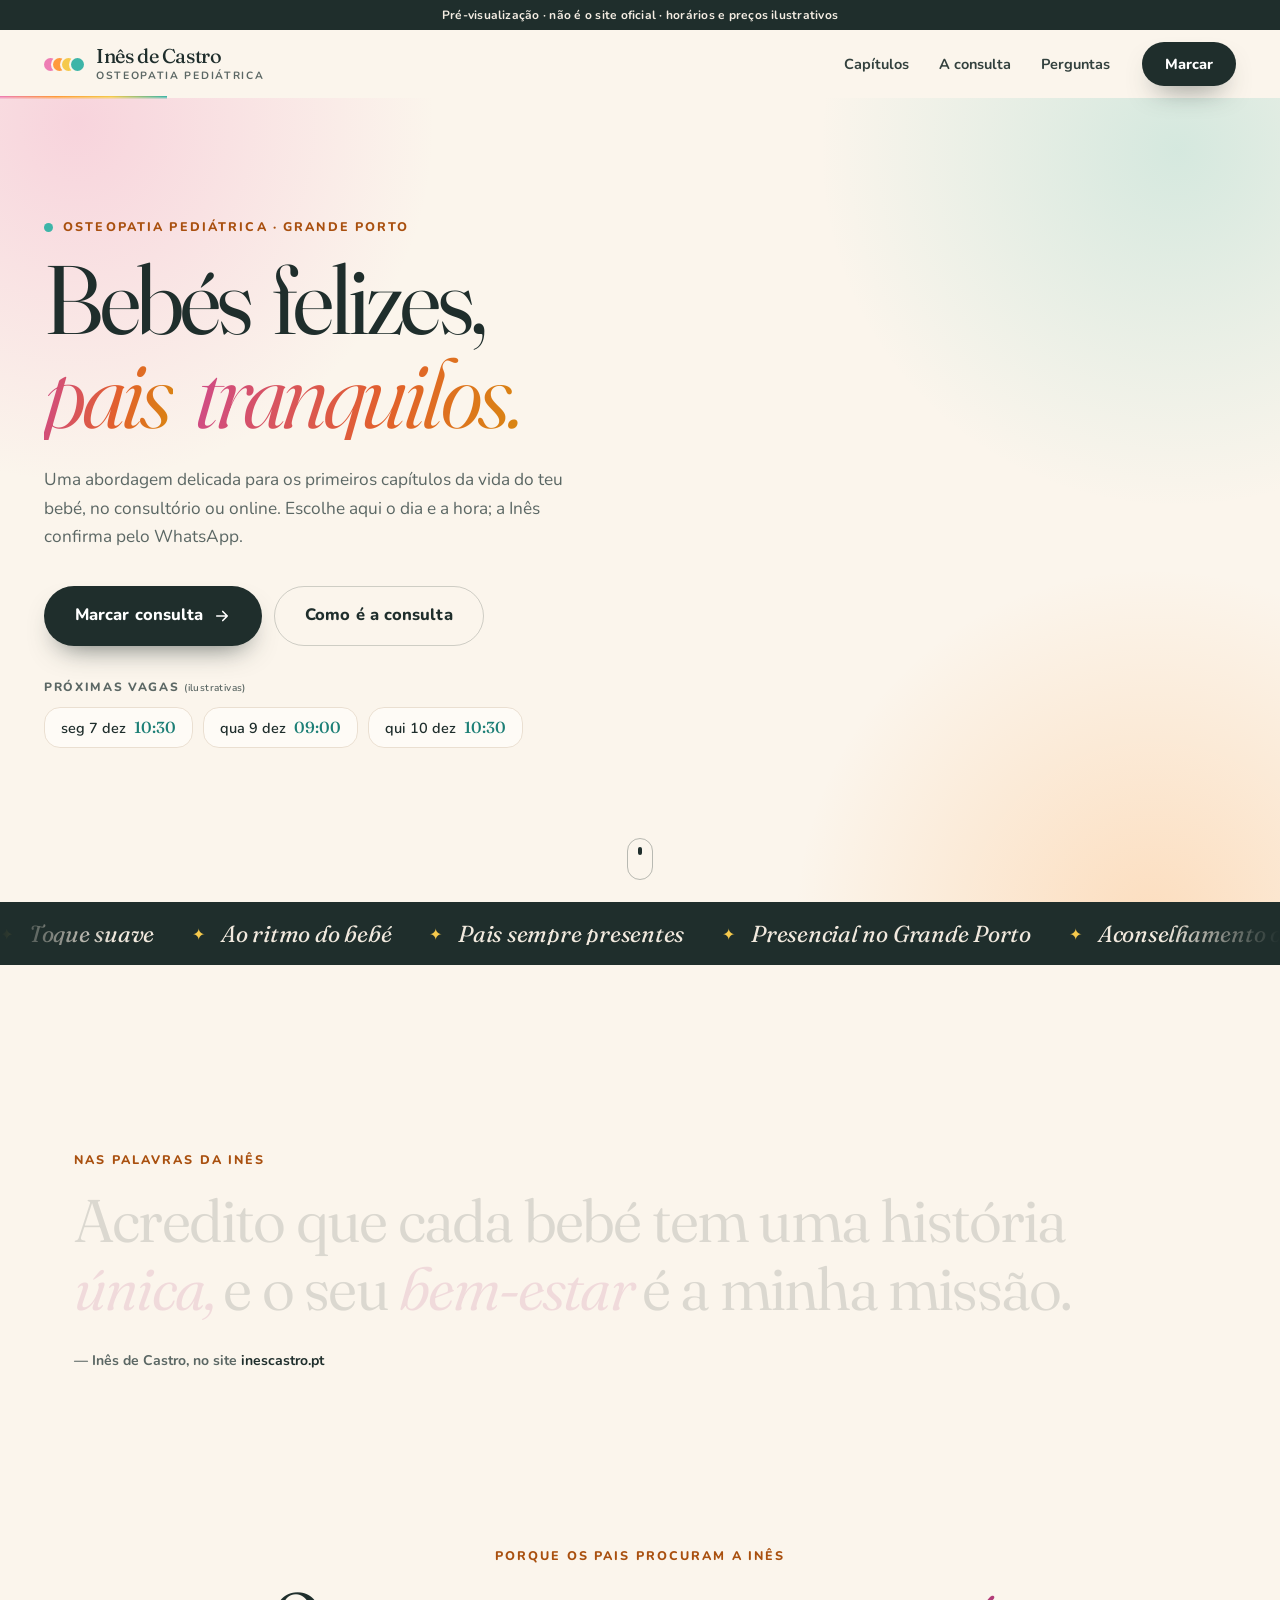
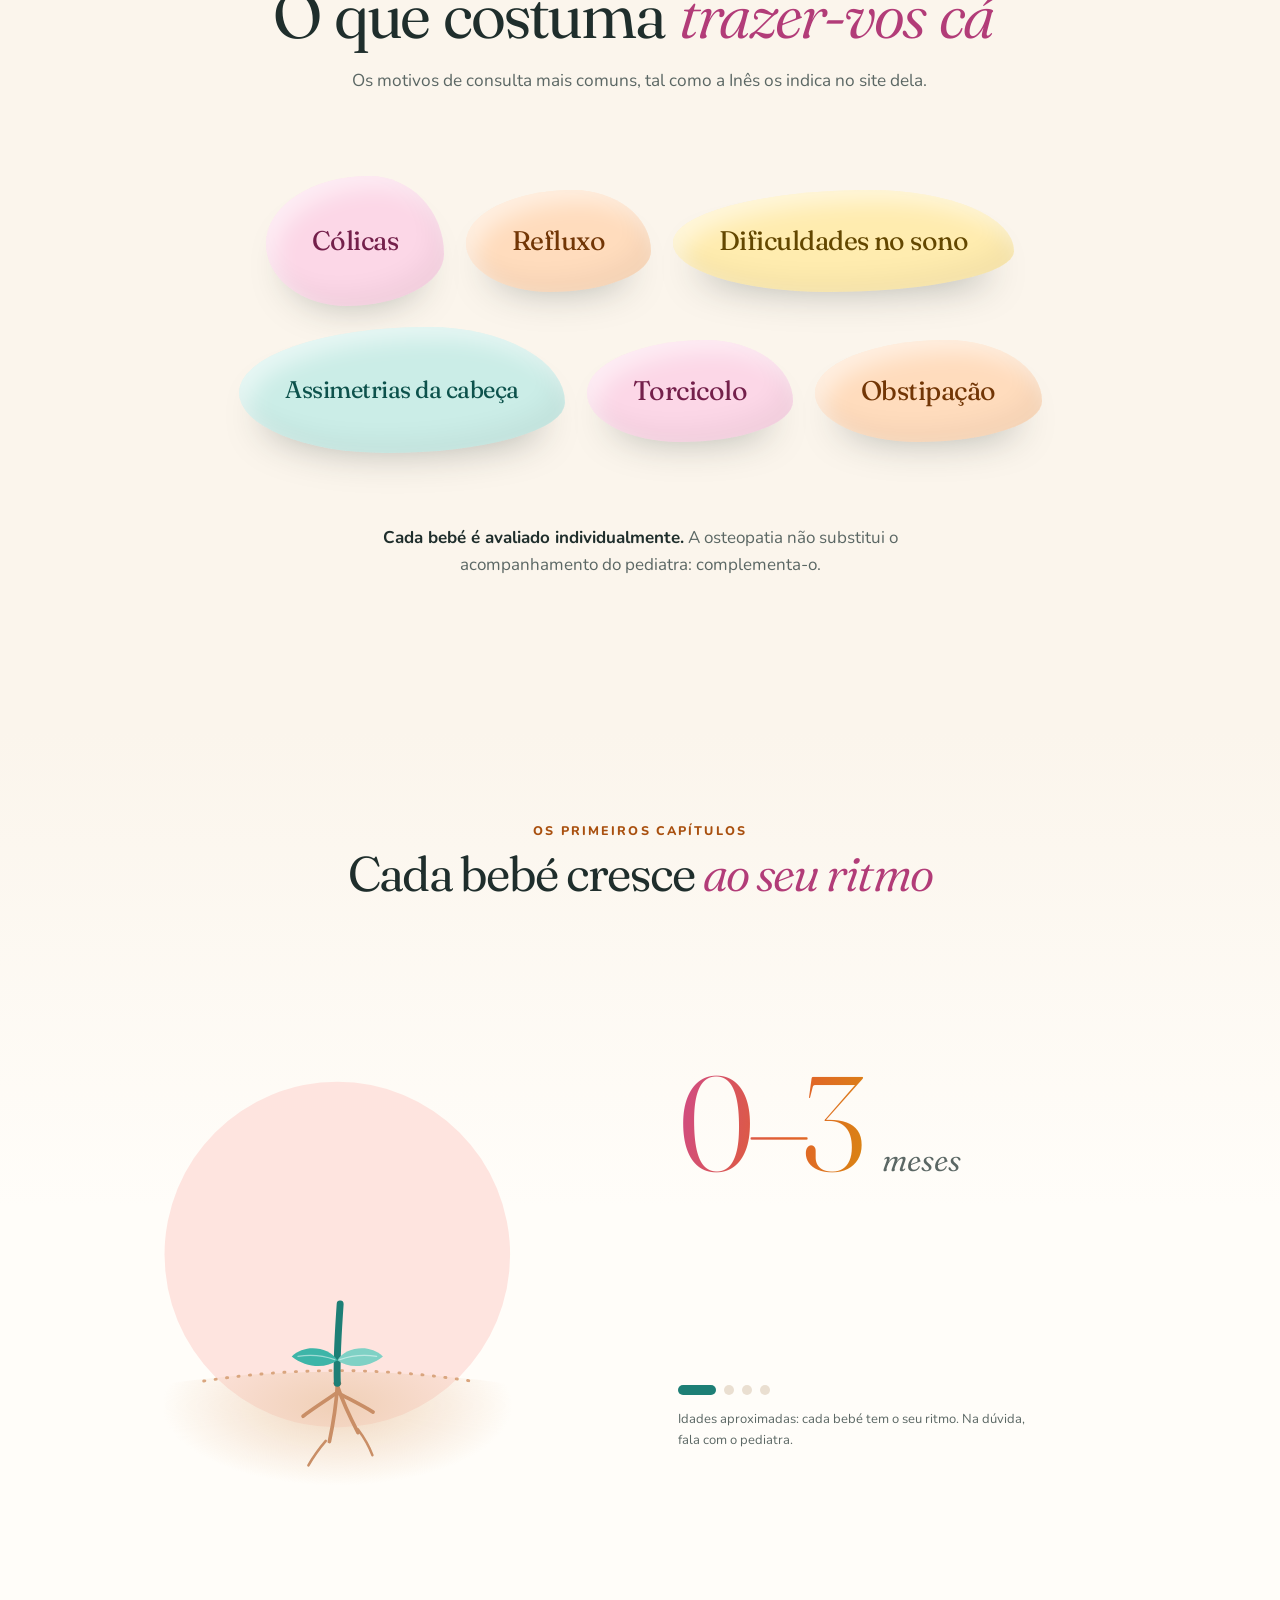
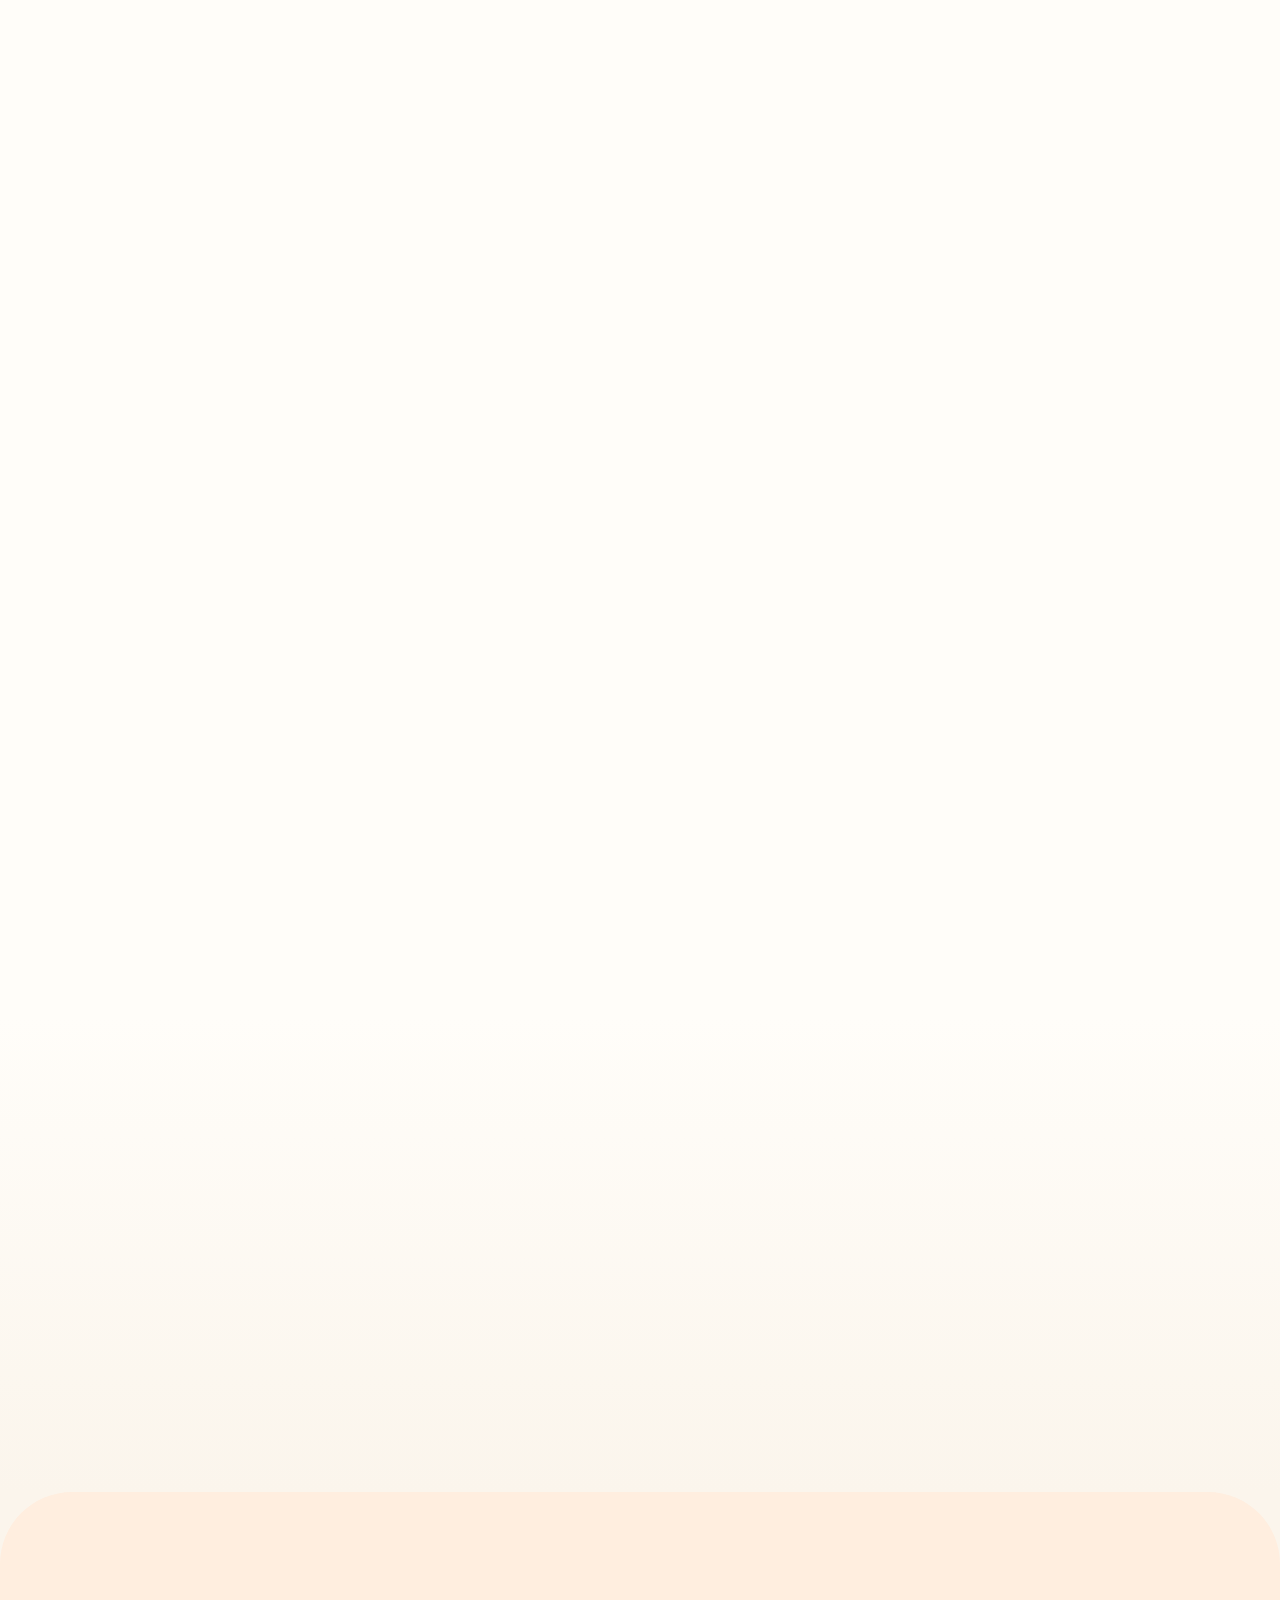
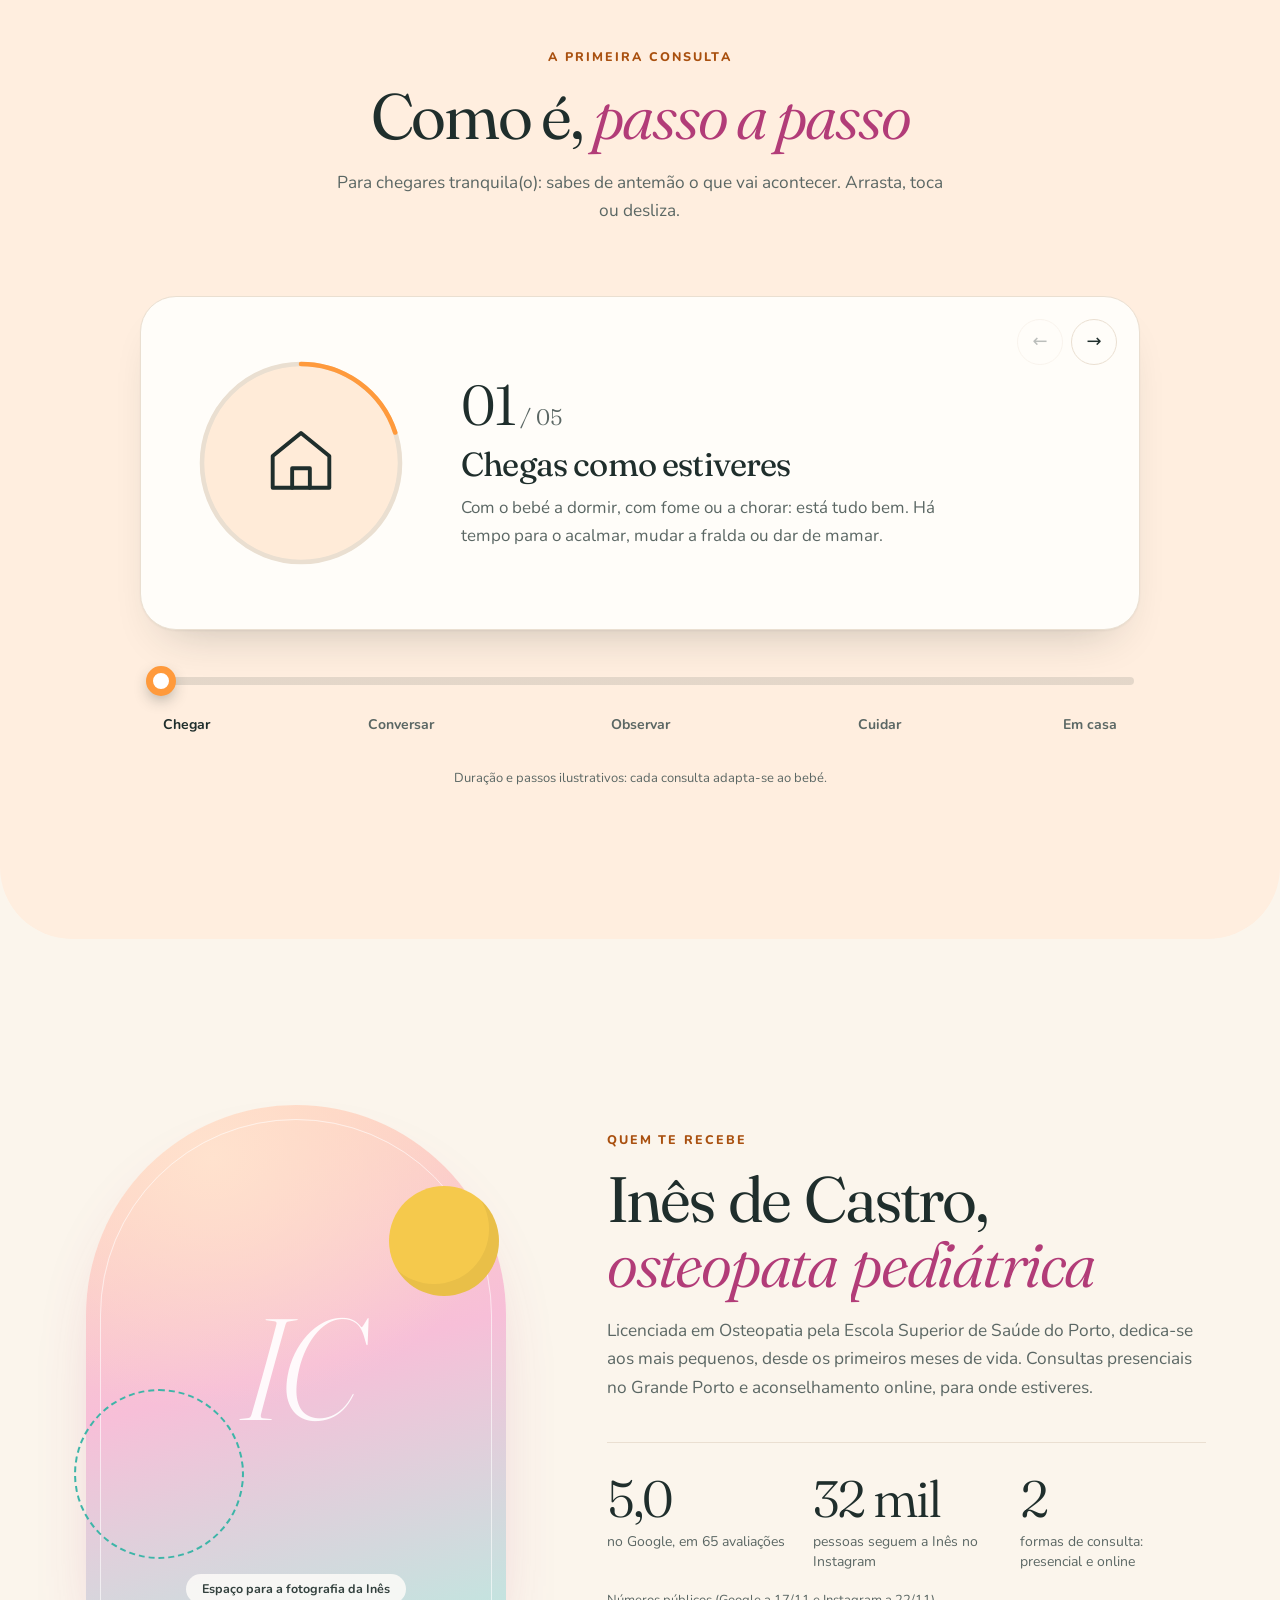
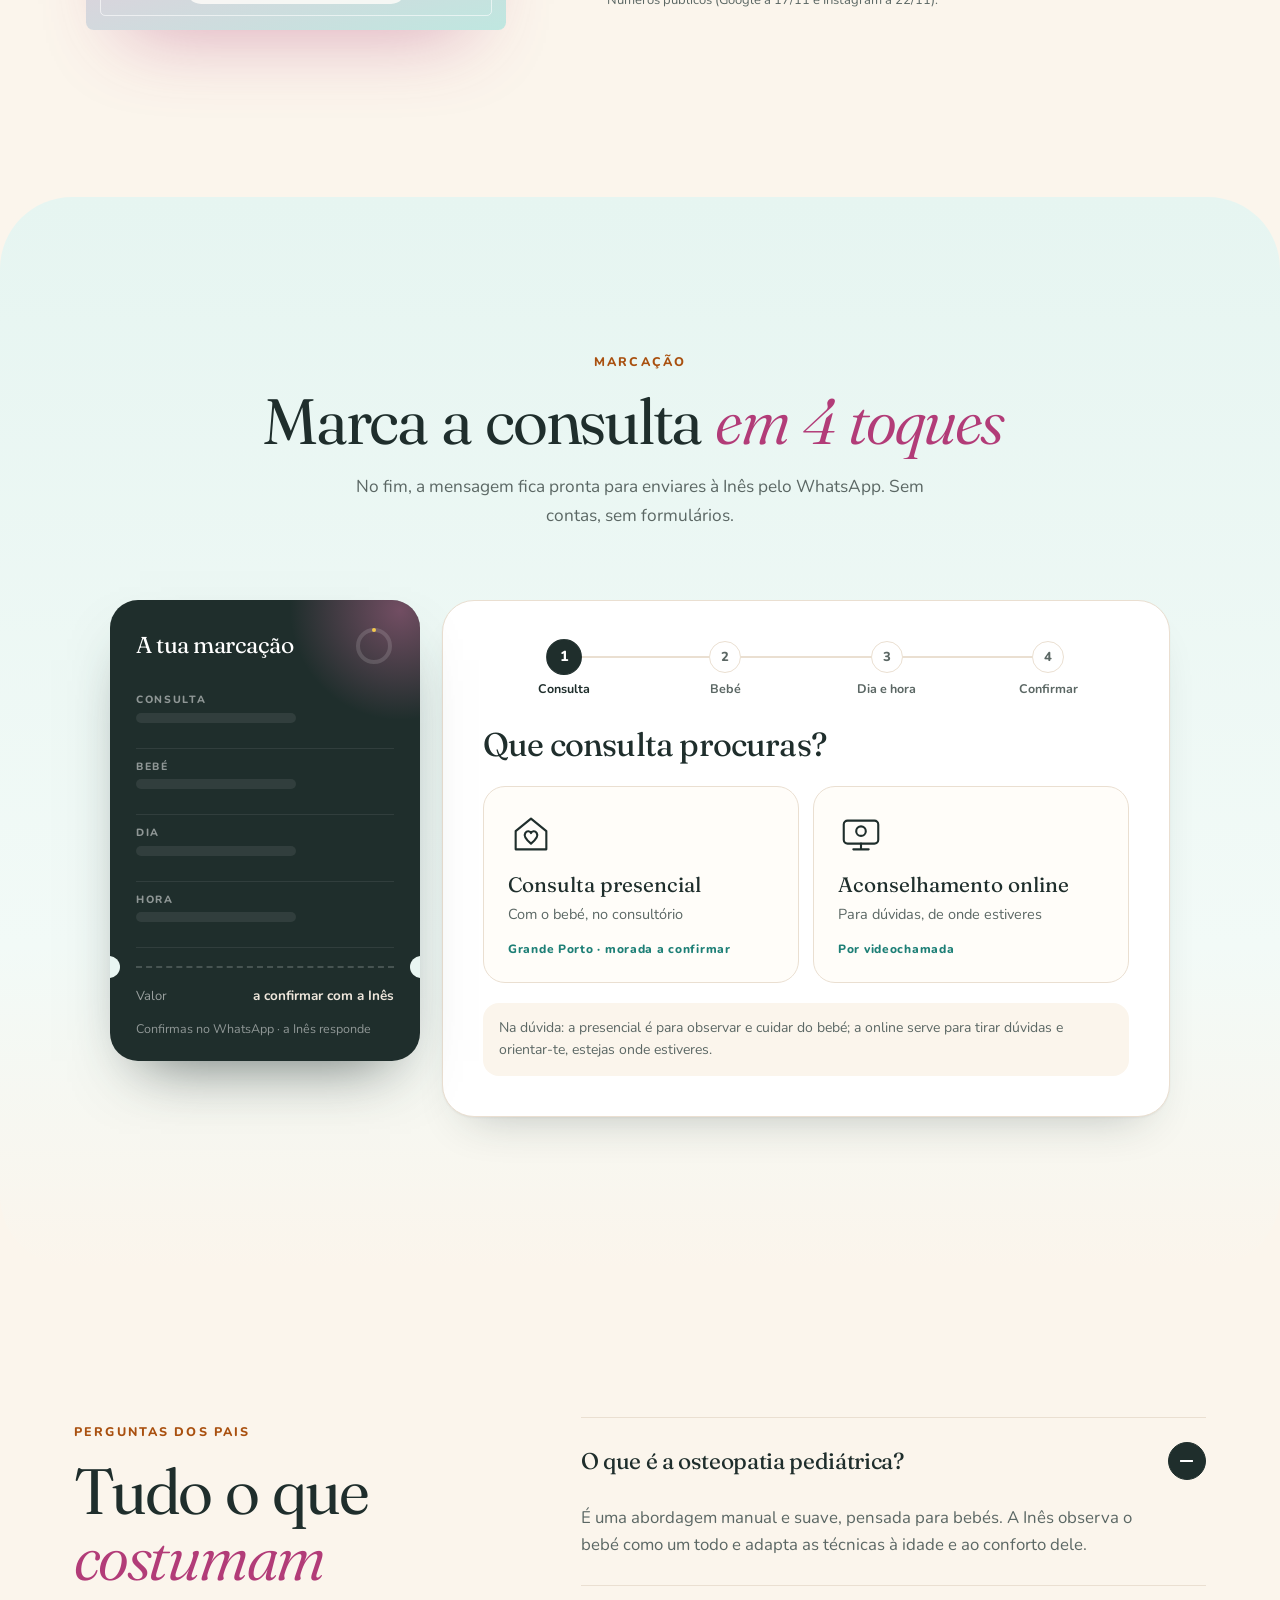
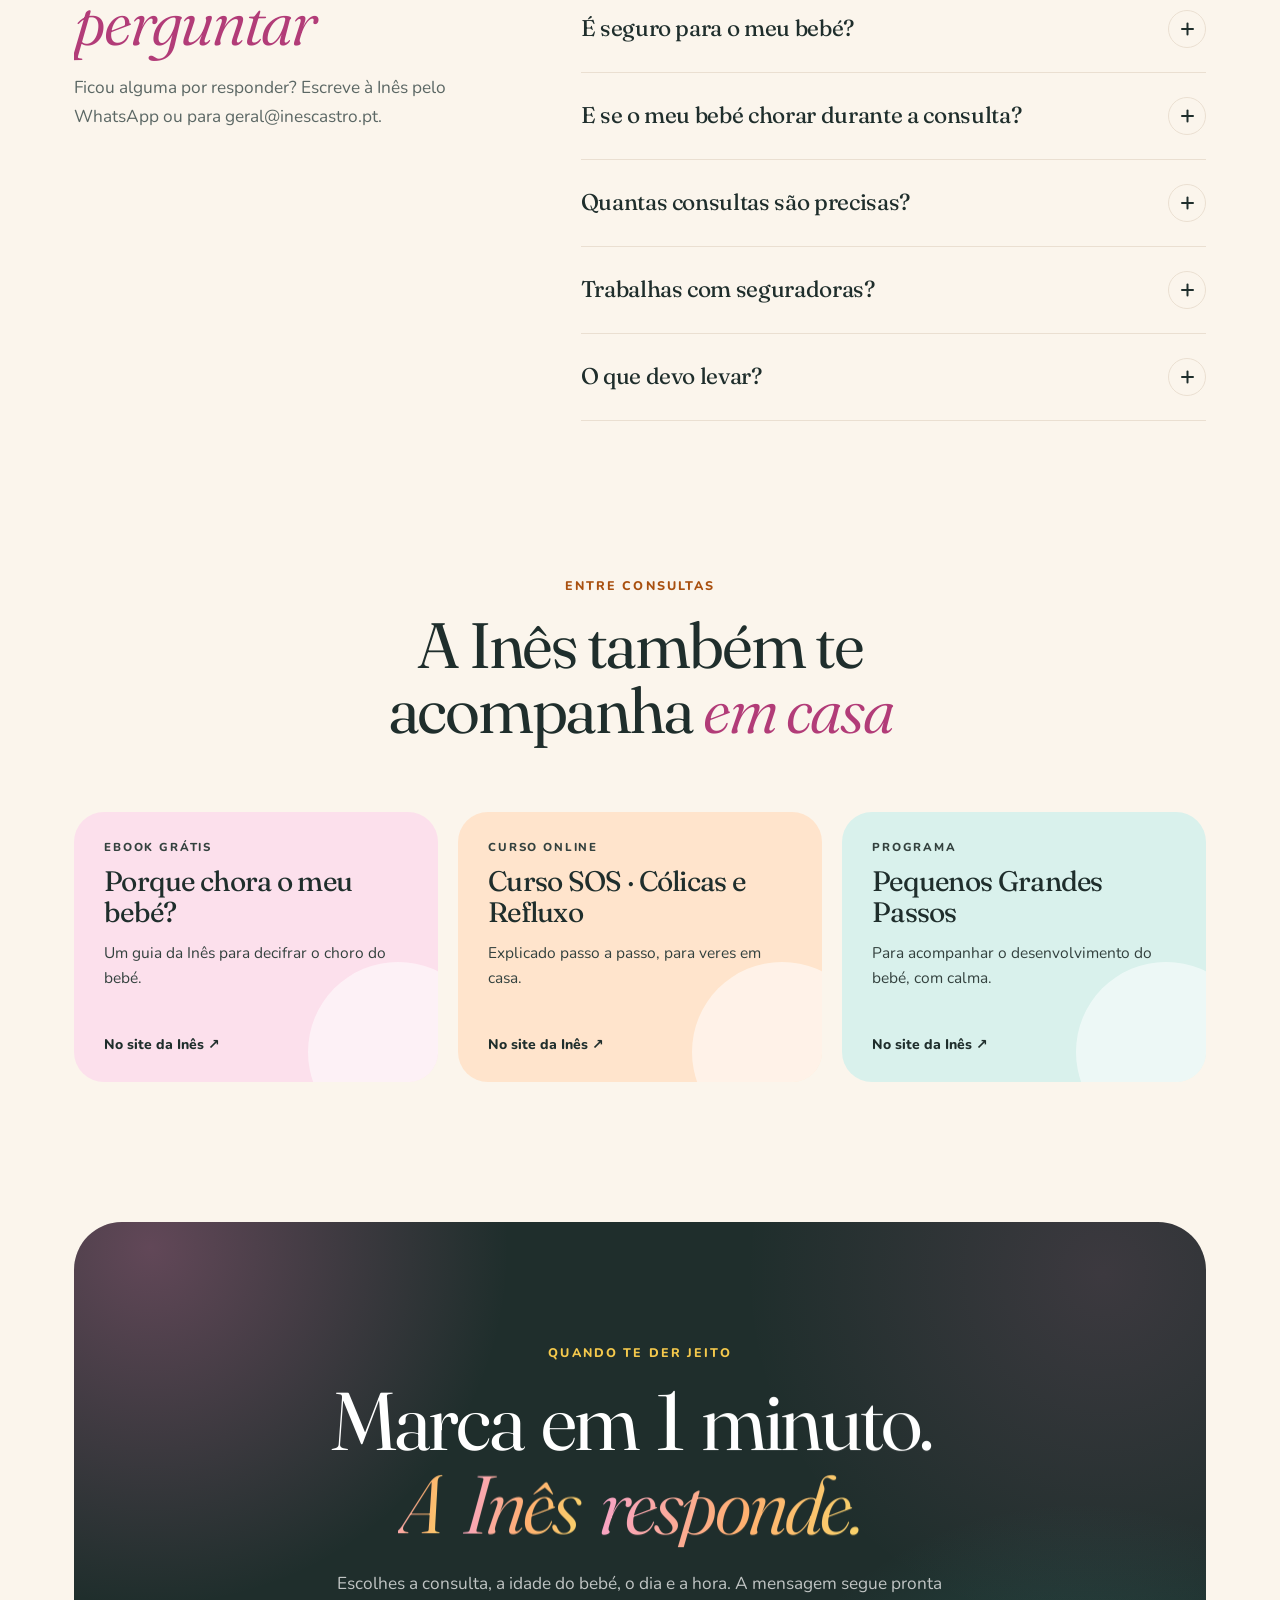
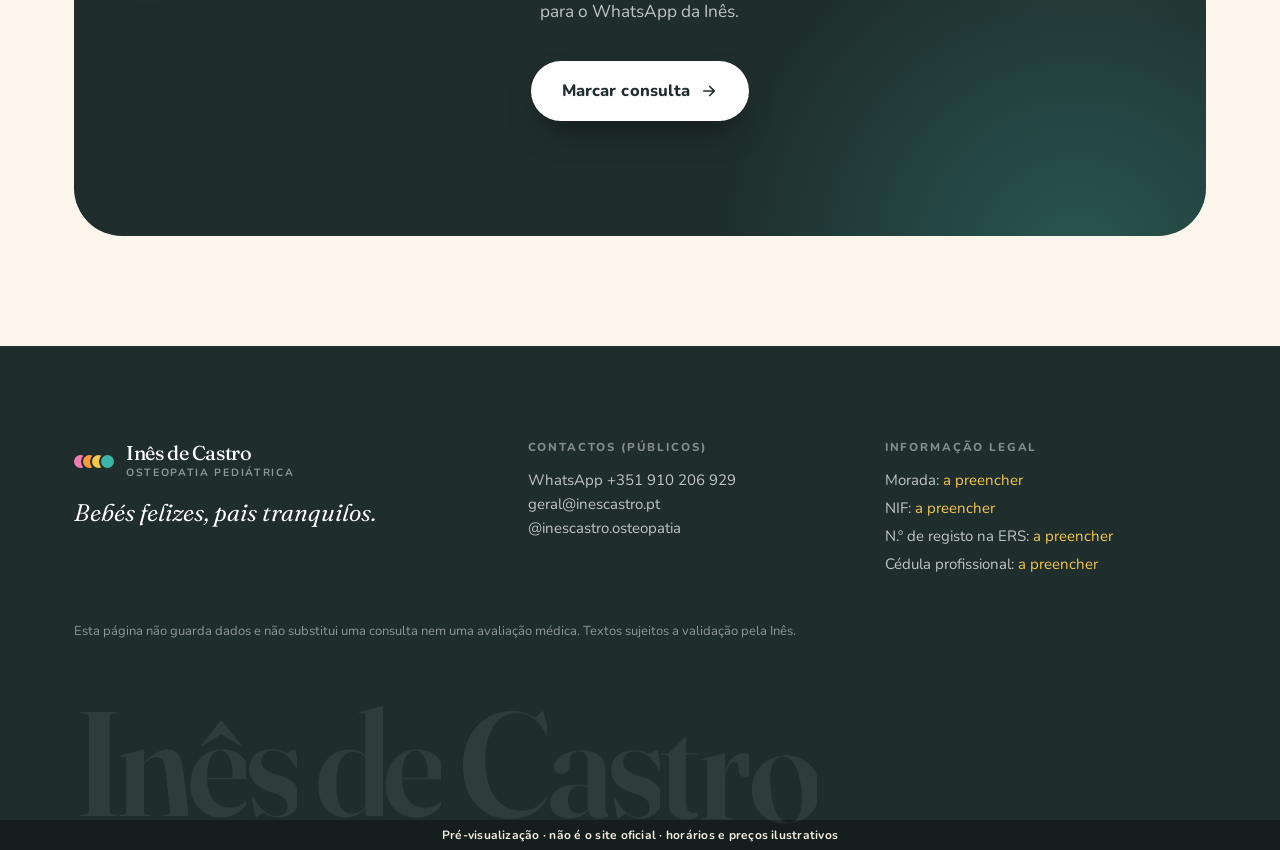
<file: p/ines-castro-qbxm/index.html>
<!doctype html>
<html lang="pt-PT">
<head>
  <meta charset="utf-8">
  <meta name="viewport" content="width=device-width,initial-scale=1,viewport-fit=cover">
  <meta name="robots" content="noindex,nofollow">
  <meta name="theme-color" content="#FBF5EC">
  <meta name="description" content="Pré-visualização de uma página de marcação para a Inês de Castro, osteopatia pediátrica. Não é o site oficial.">
  <title>Inês de Castro · Osteopatia Pediátrica (pré-visualização)</title>
  <link rel="preconnect" href="https://fonts.googleapis.com">
  <link rel="preconnect" href="https://fonts.gstatic.com" crossorigin>
  <link href="https://fonts.googleapis.com/css2?family=Fraunces:ital,opsz,wght,SOFT@0,9..144,300..650,100;1,9..144,300..650,100&family=Nunito:wght@400;600;700;800&display=swap" rel="stylesheet">
  <script>if (matchMedia('(prefers-reduced-motion: reduce)').matches) document.documentElement.classList.add('reduz');</script>
  <script defer src="./assets/index-CmZtAE_F.js"></script>
  <link rel="stylesheet" href="./assets/style-CKhUIBrV.css">
</head>
<body>
  <div id="app"></div>
  <noscript><p style="padding:24px;font-family:sans-serif">Pré-visualização · não é o site oficial. Ativa o JavaScript para ver a página.</p></noscript>
</body>
</html>
</file>
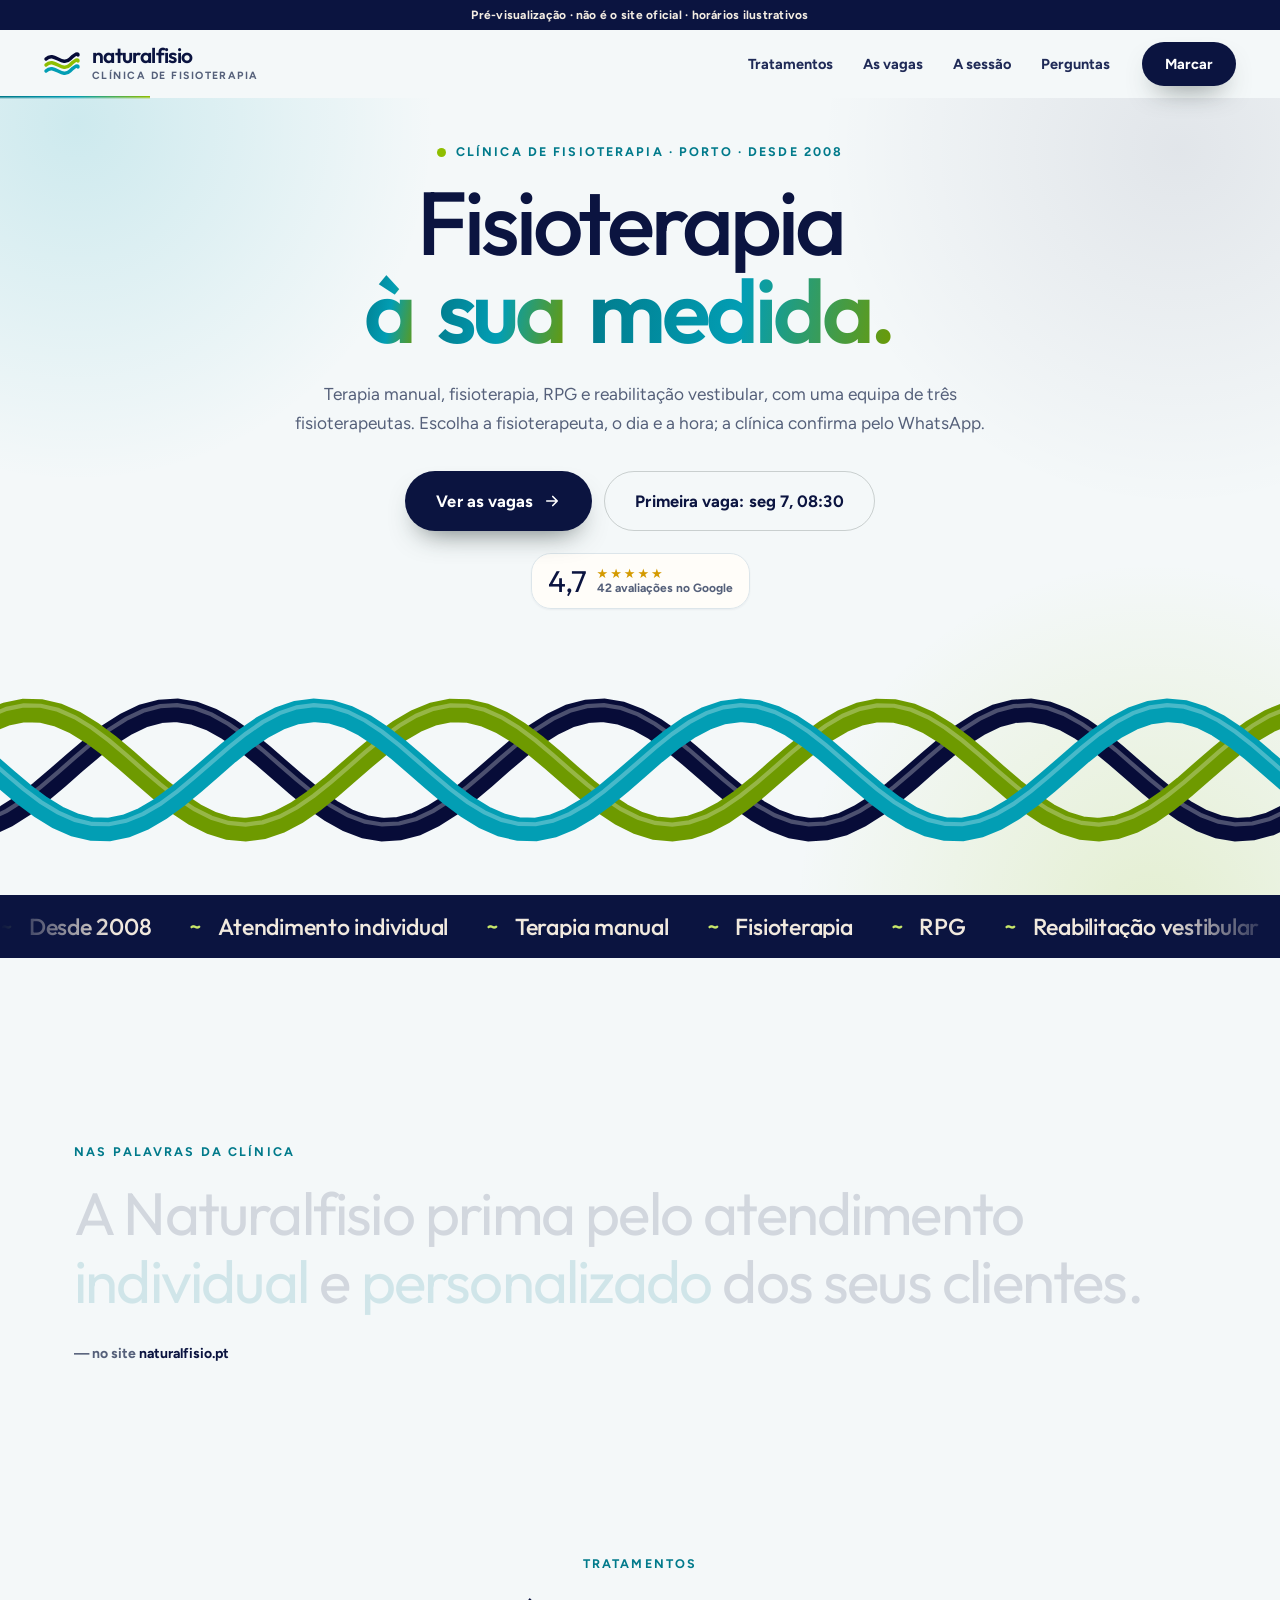
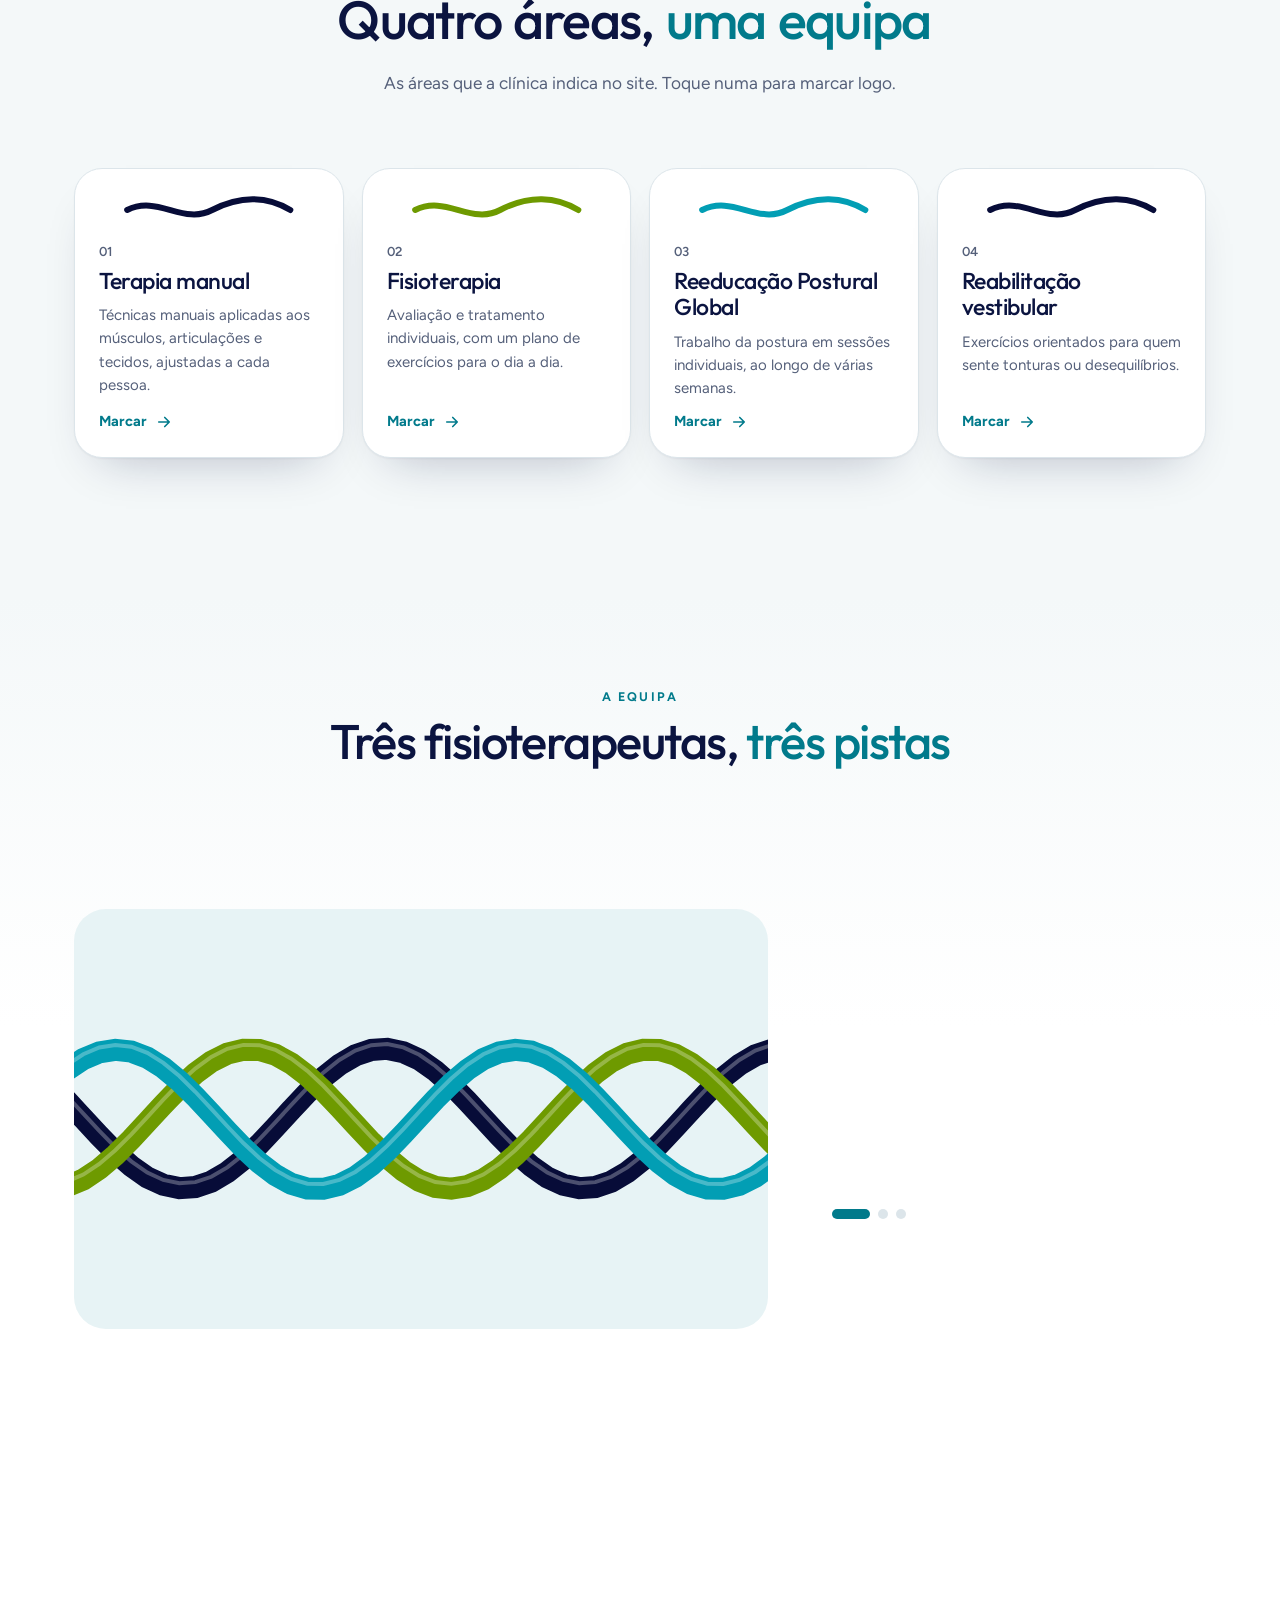
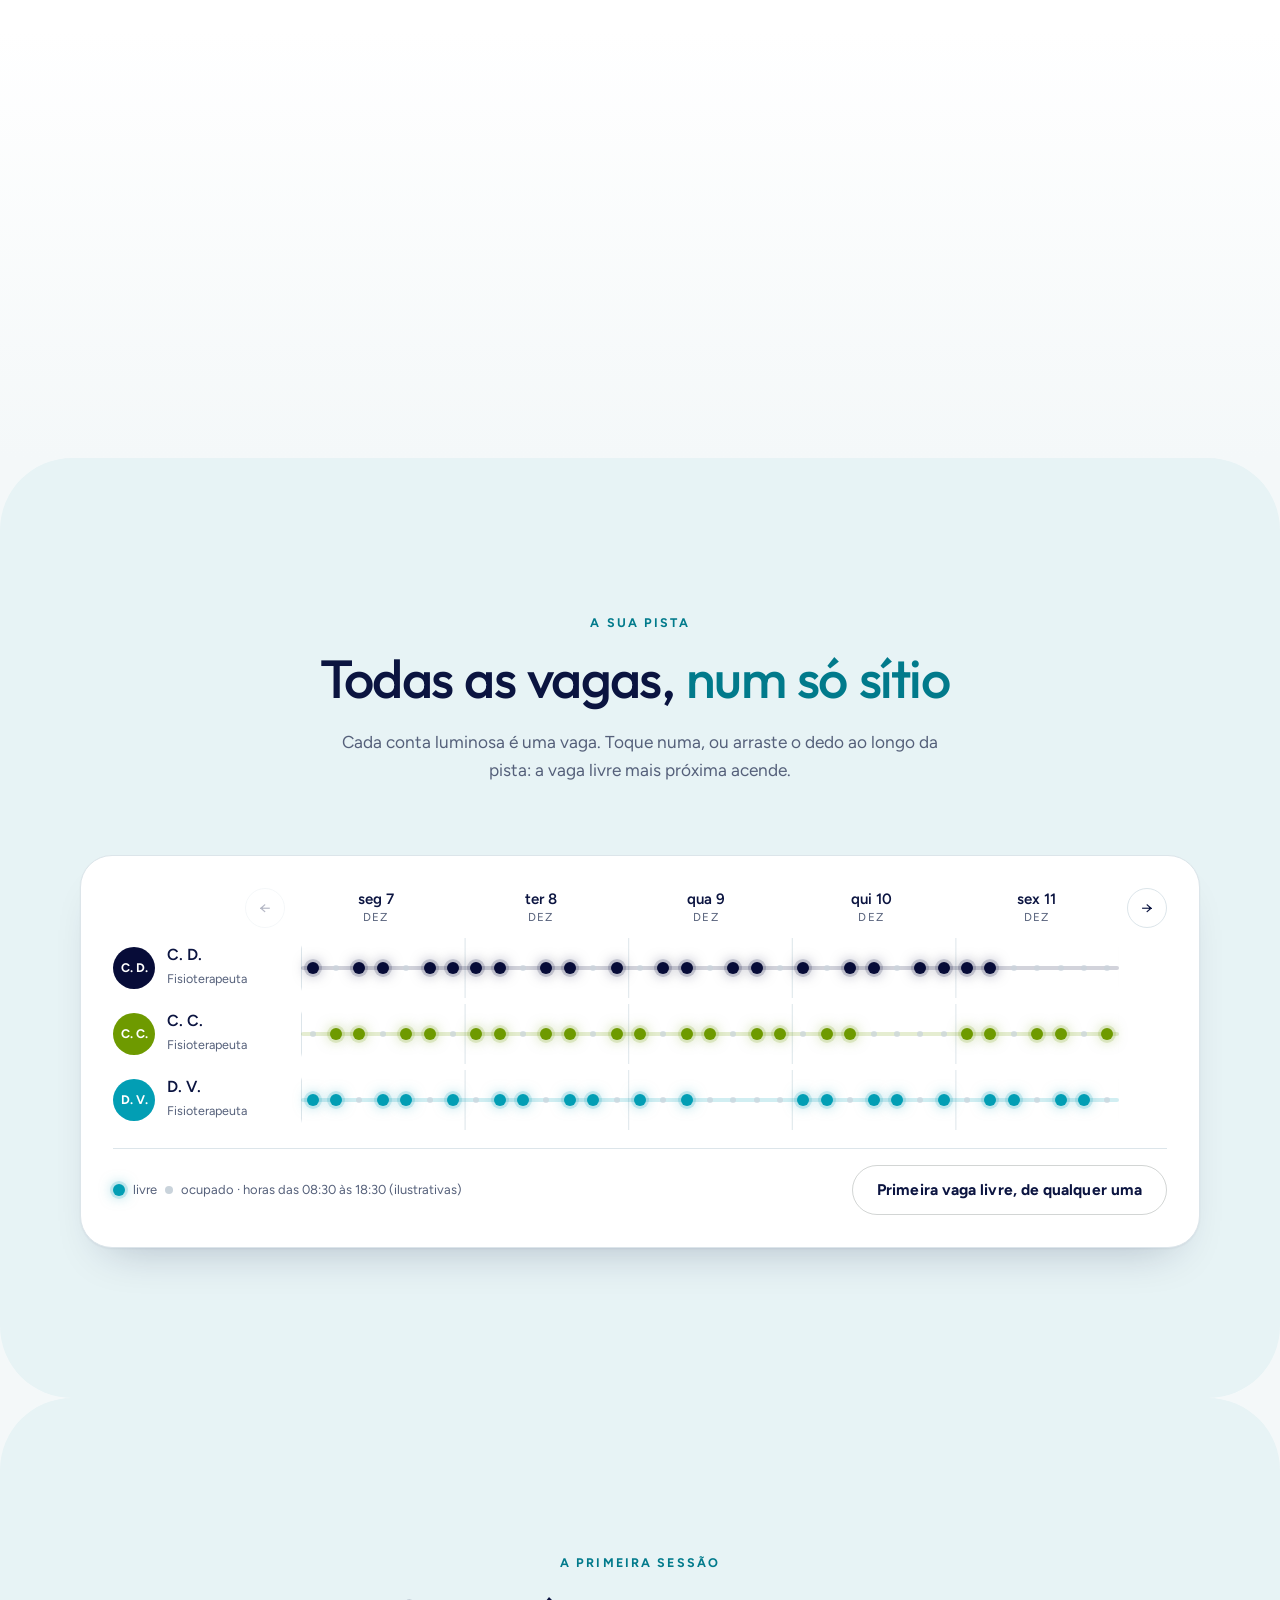
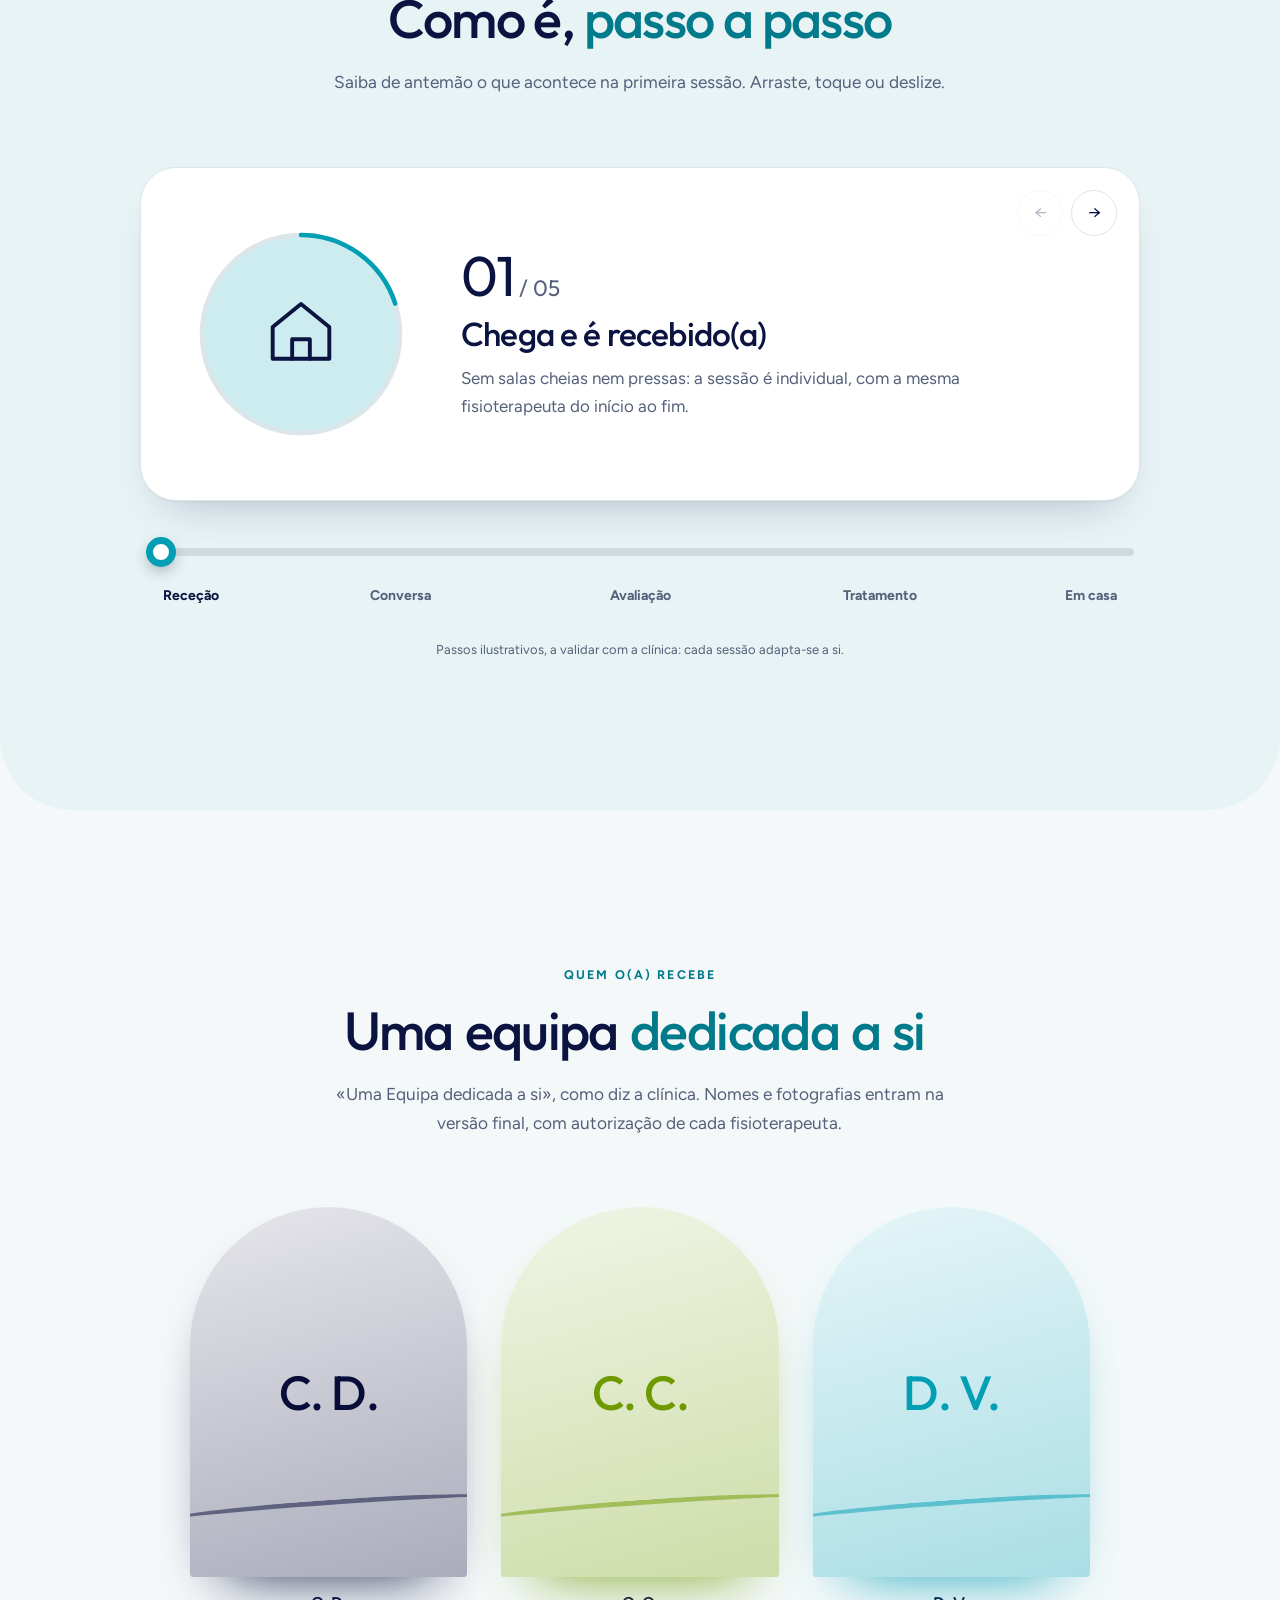
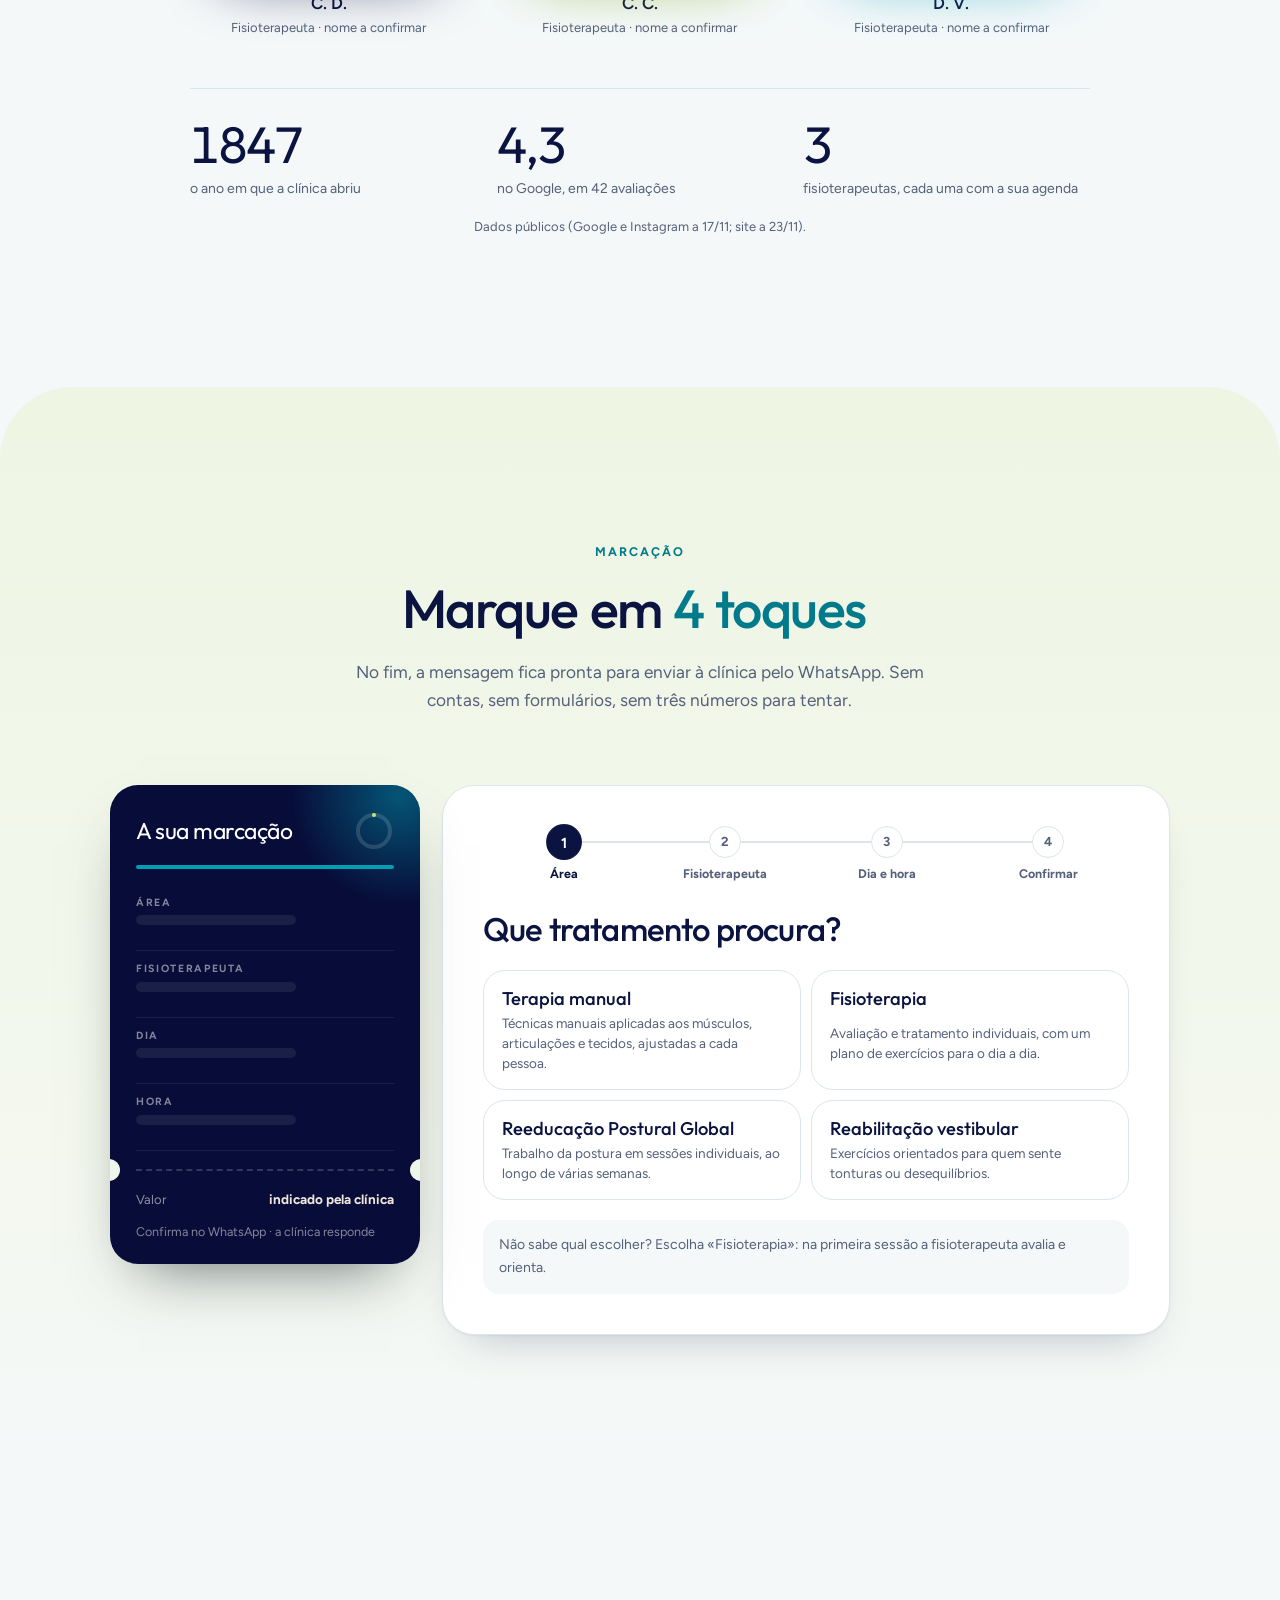
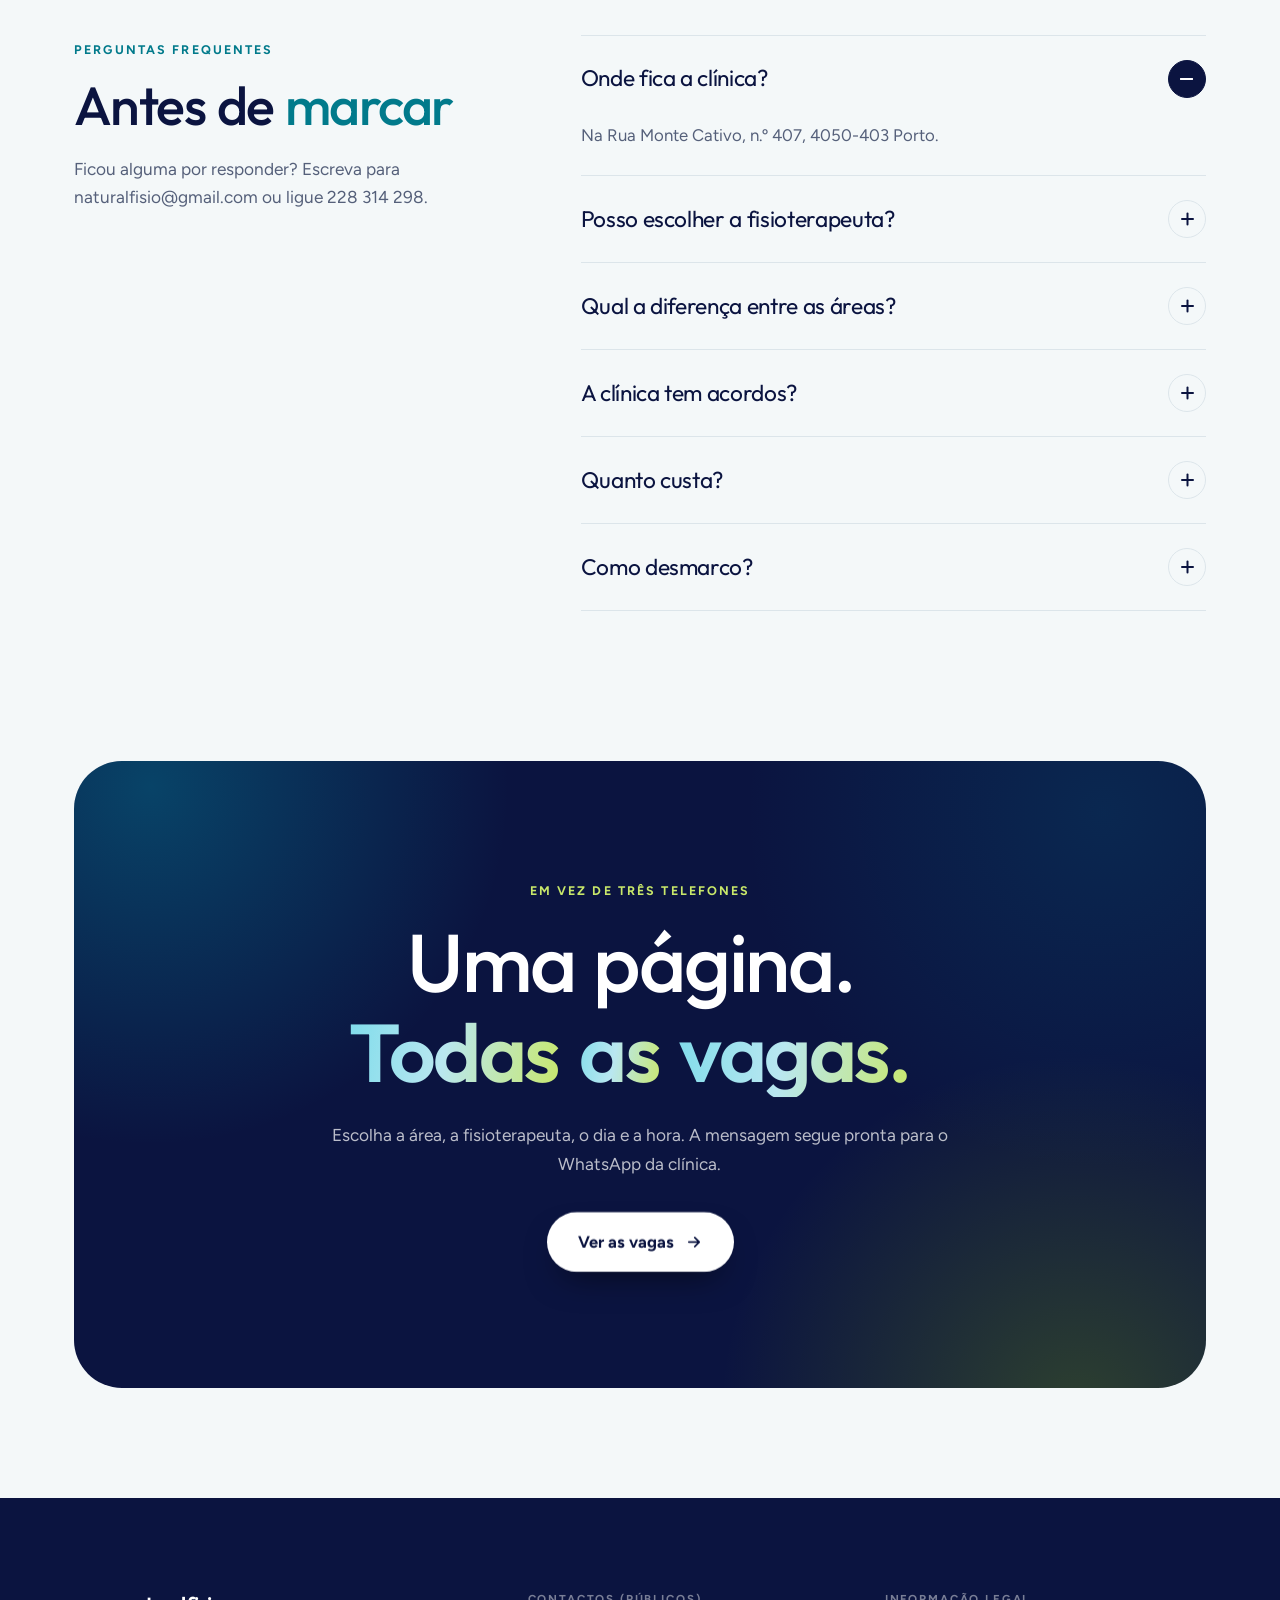
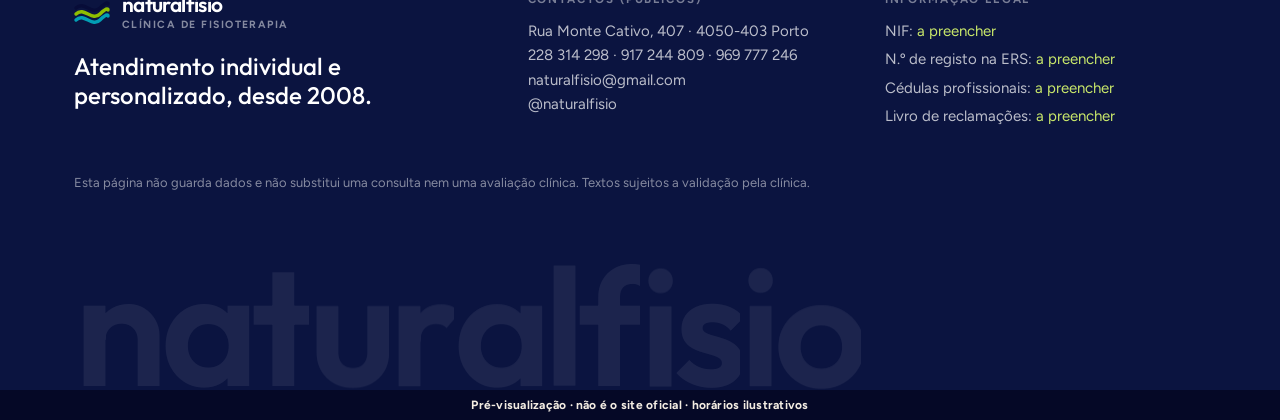
<file: p/naturalfisio-nrzq/index.html>
<!doctype html>
<html lang="pt-PT">
<head>
  <meta charset="utf-8">
  <meta name="viewport" content="width=device-width,initial-scale=1,viewport-fit=cover">
  <meta name="robots" content="noindex,nofollow">
  <meta name="theme-color" content="#F4F8F9">
  <meta name="description" content="Pré-visualização de uma página de marcação para a Naturalfisio. Não é o site oficial.">
  <title>Naturalfisio · Clínica de fisioterapia (pré-visualização)</title>
  <link rel="preconnect" href="https://fonts.googleapis.com">
  <link rel="preconnect" href="https://fonts.gstatic.com" crossorigin>
  <link href="https://fonts.googleapis.com/css2?family=Outfit:wght@400..700&family=Figtree:wght@400..700&display=swap" rel="stylesheet">
  <script>if (matchMedia('(prefers-reduced-motion: reduce)').matches) document.documentElement.classList.add('reduz');</script>
  <script defer src="./assets/index-DCWANwE7.js"></script>
  <link rel="stylesheet" href="./assets/style-jLAqXC-3.css">
</head>
<body>
  <div id="app"></div>
  <noscript><p style="padding:24px;font-family:sans-serif">Pré-visualização · não é o site oficial. Ativa o JavaScript para ver a página.</p></noscript>
</body>
</html>
</file>
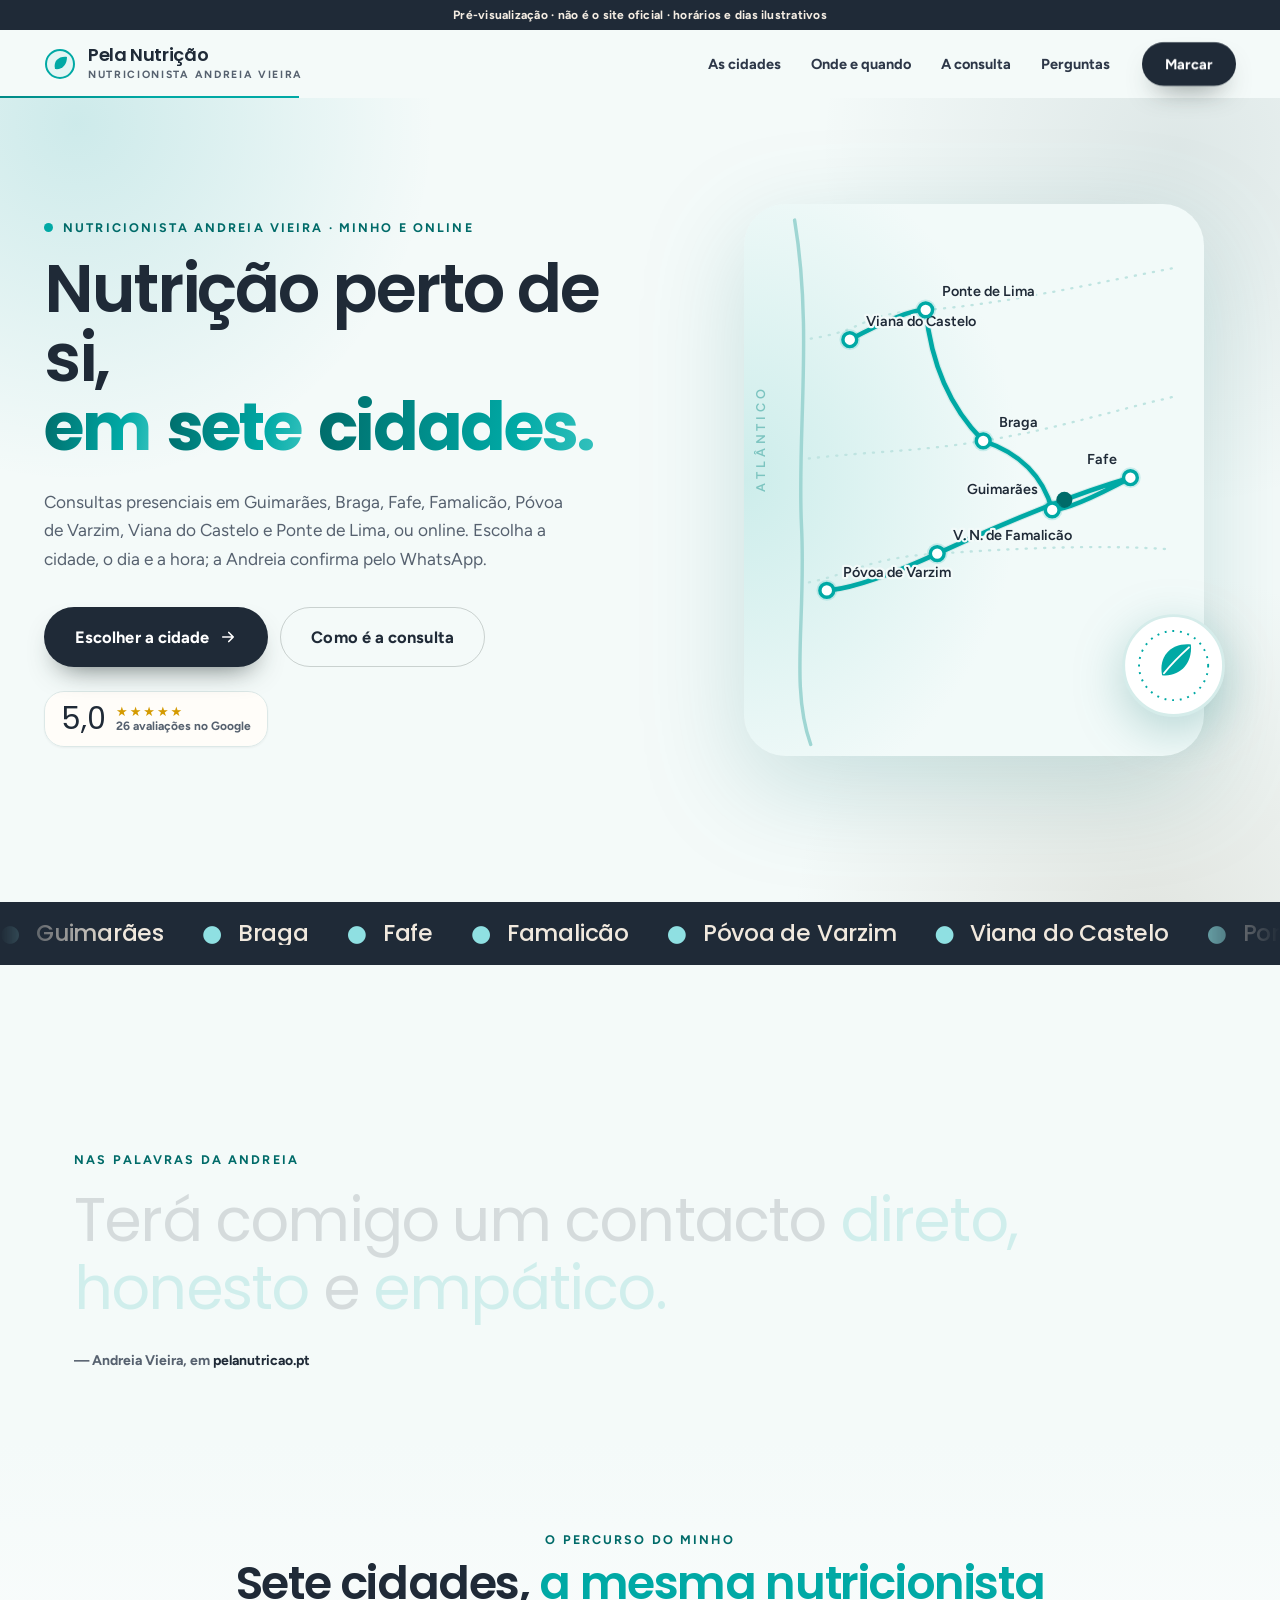
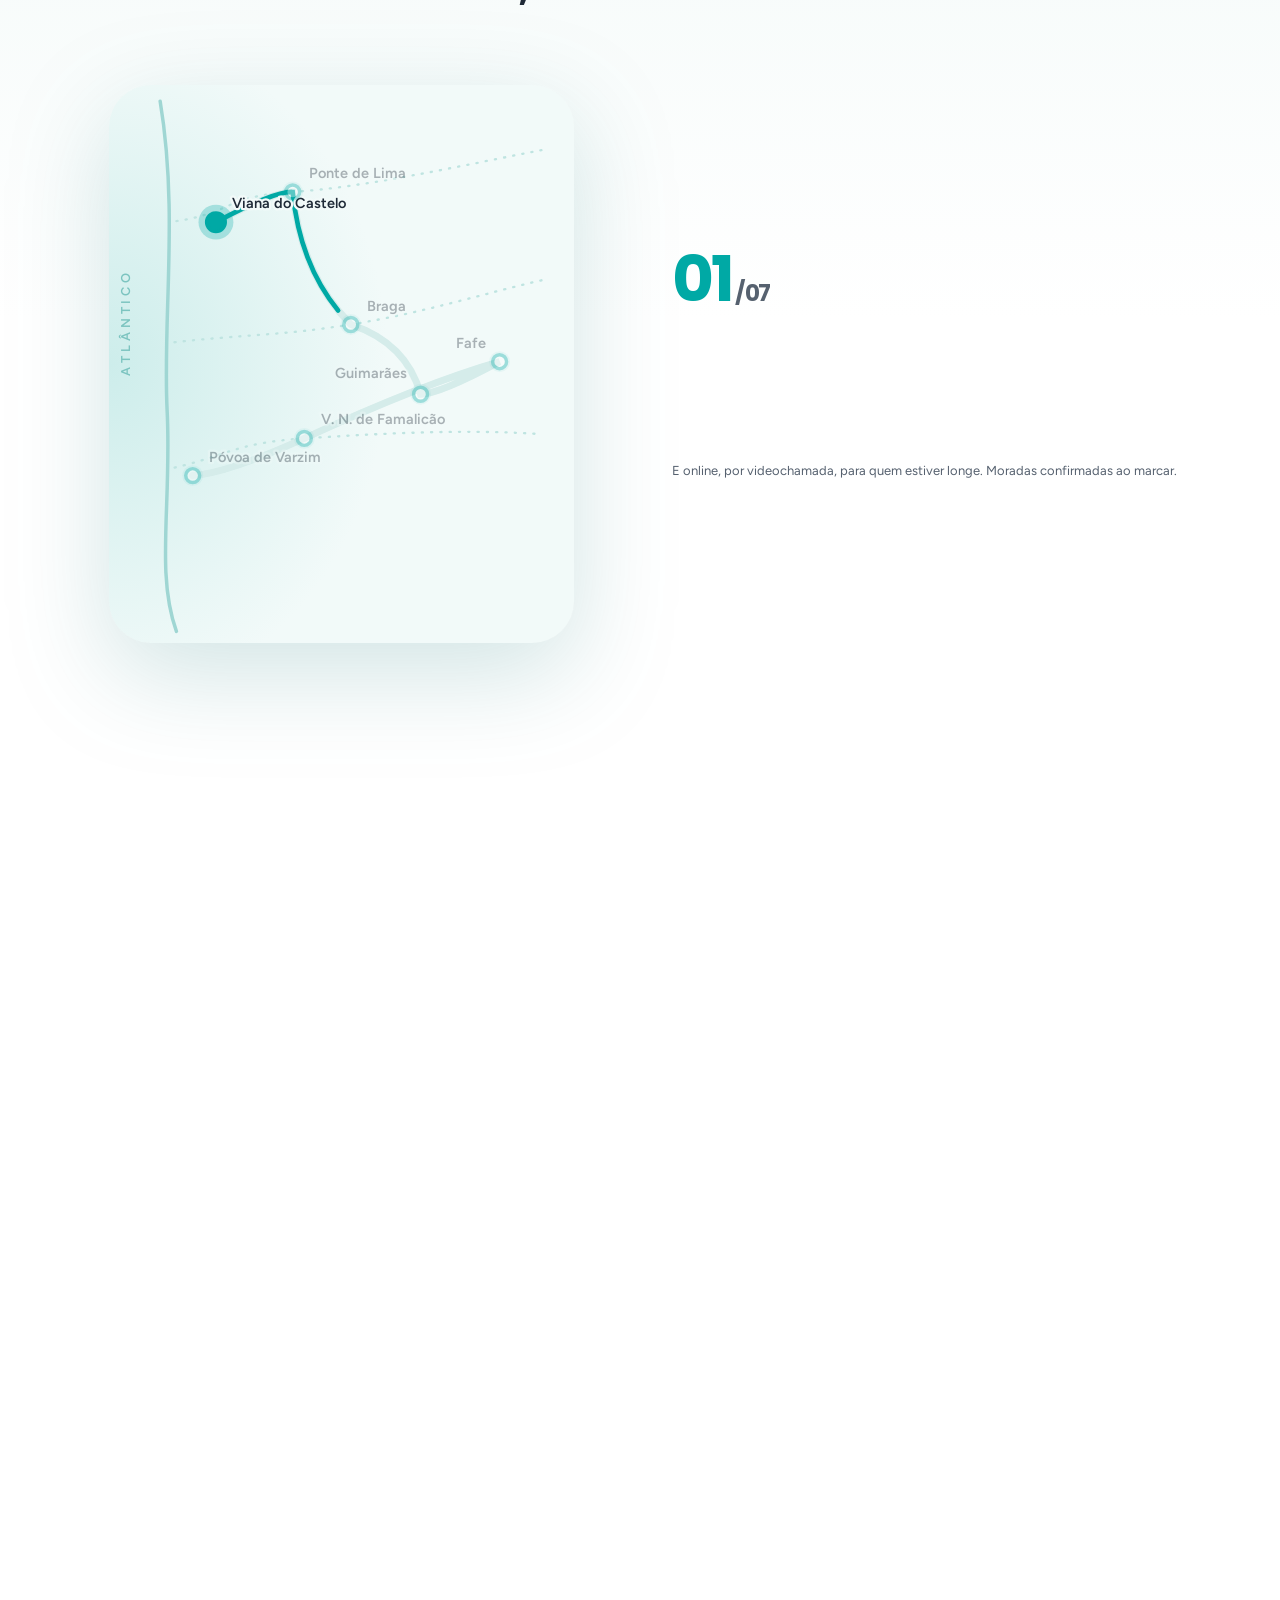
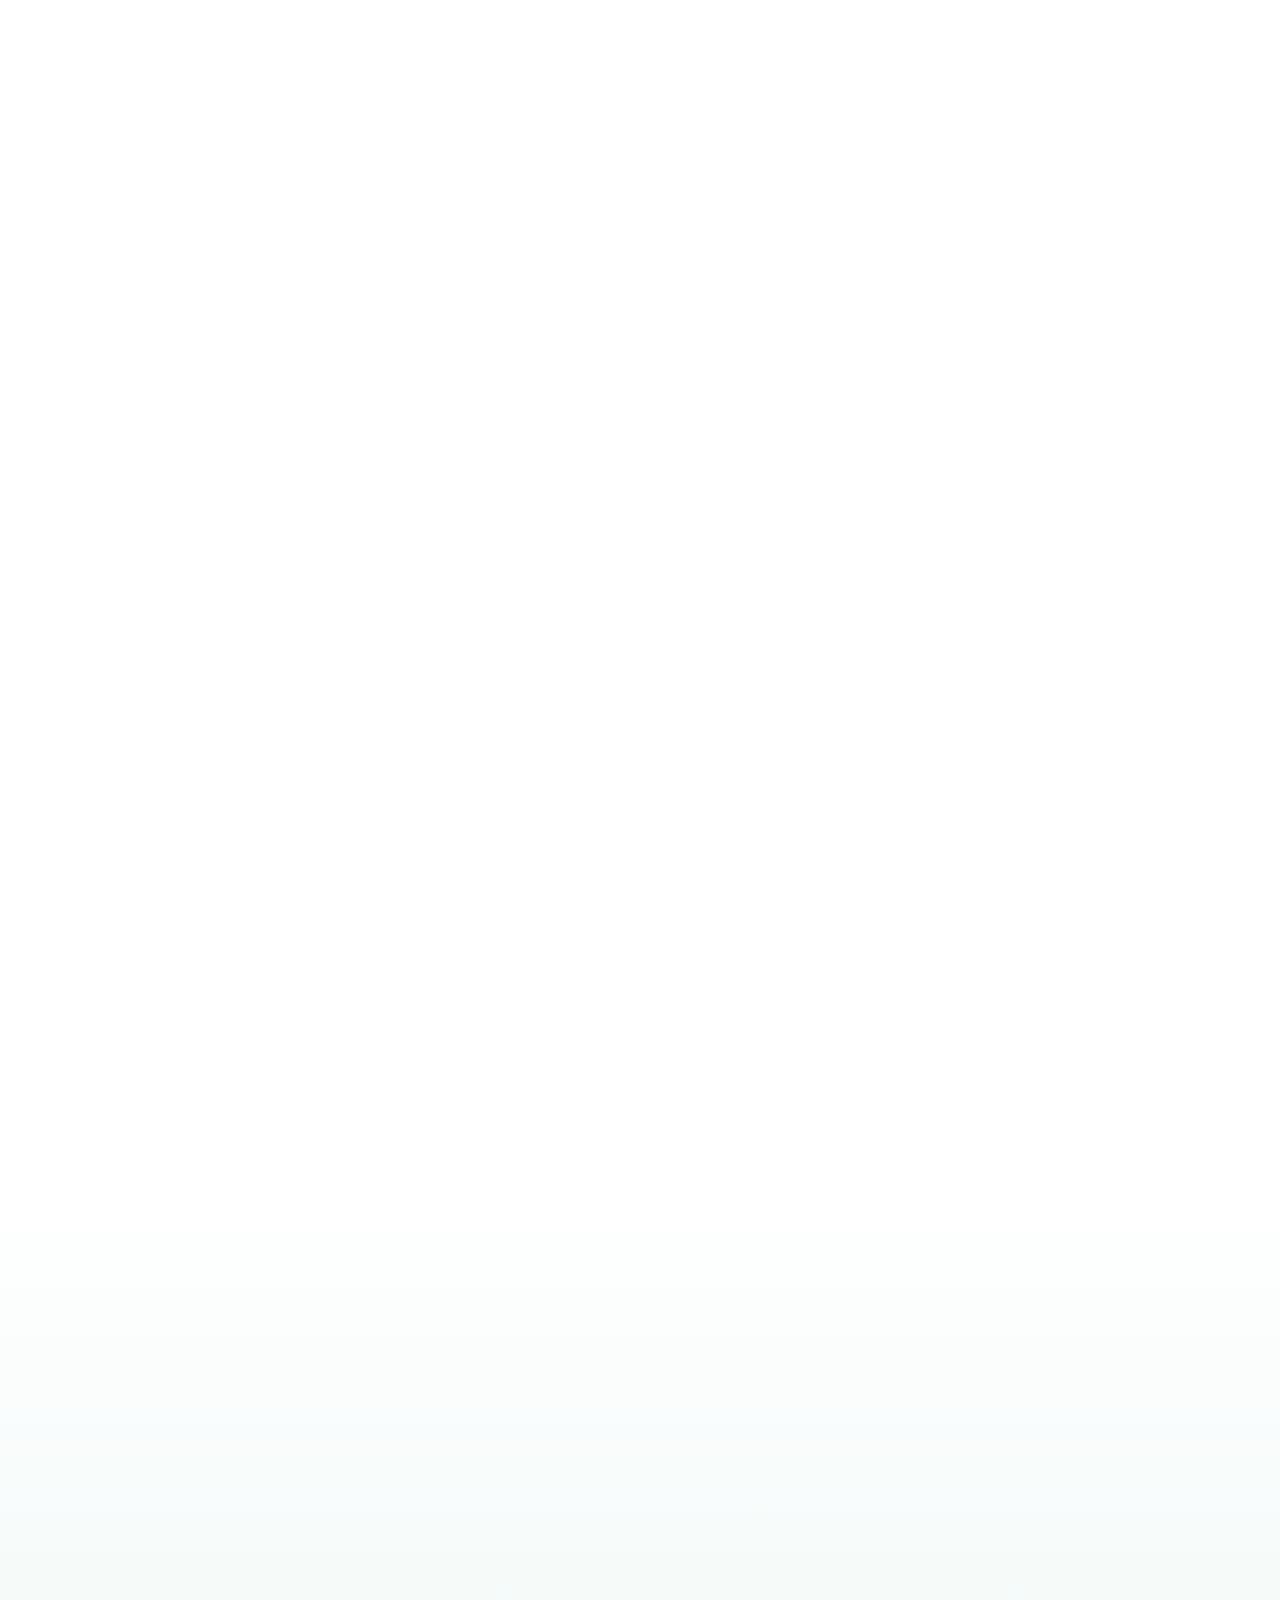
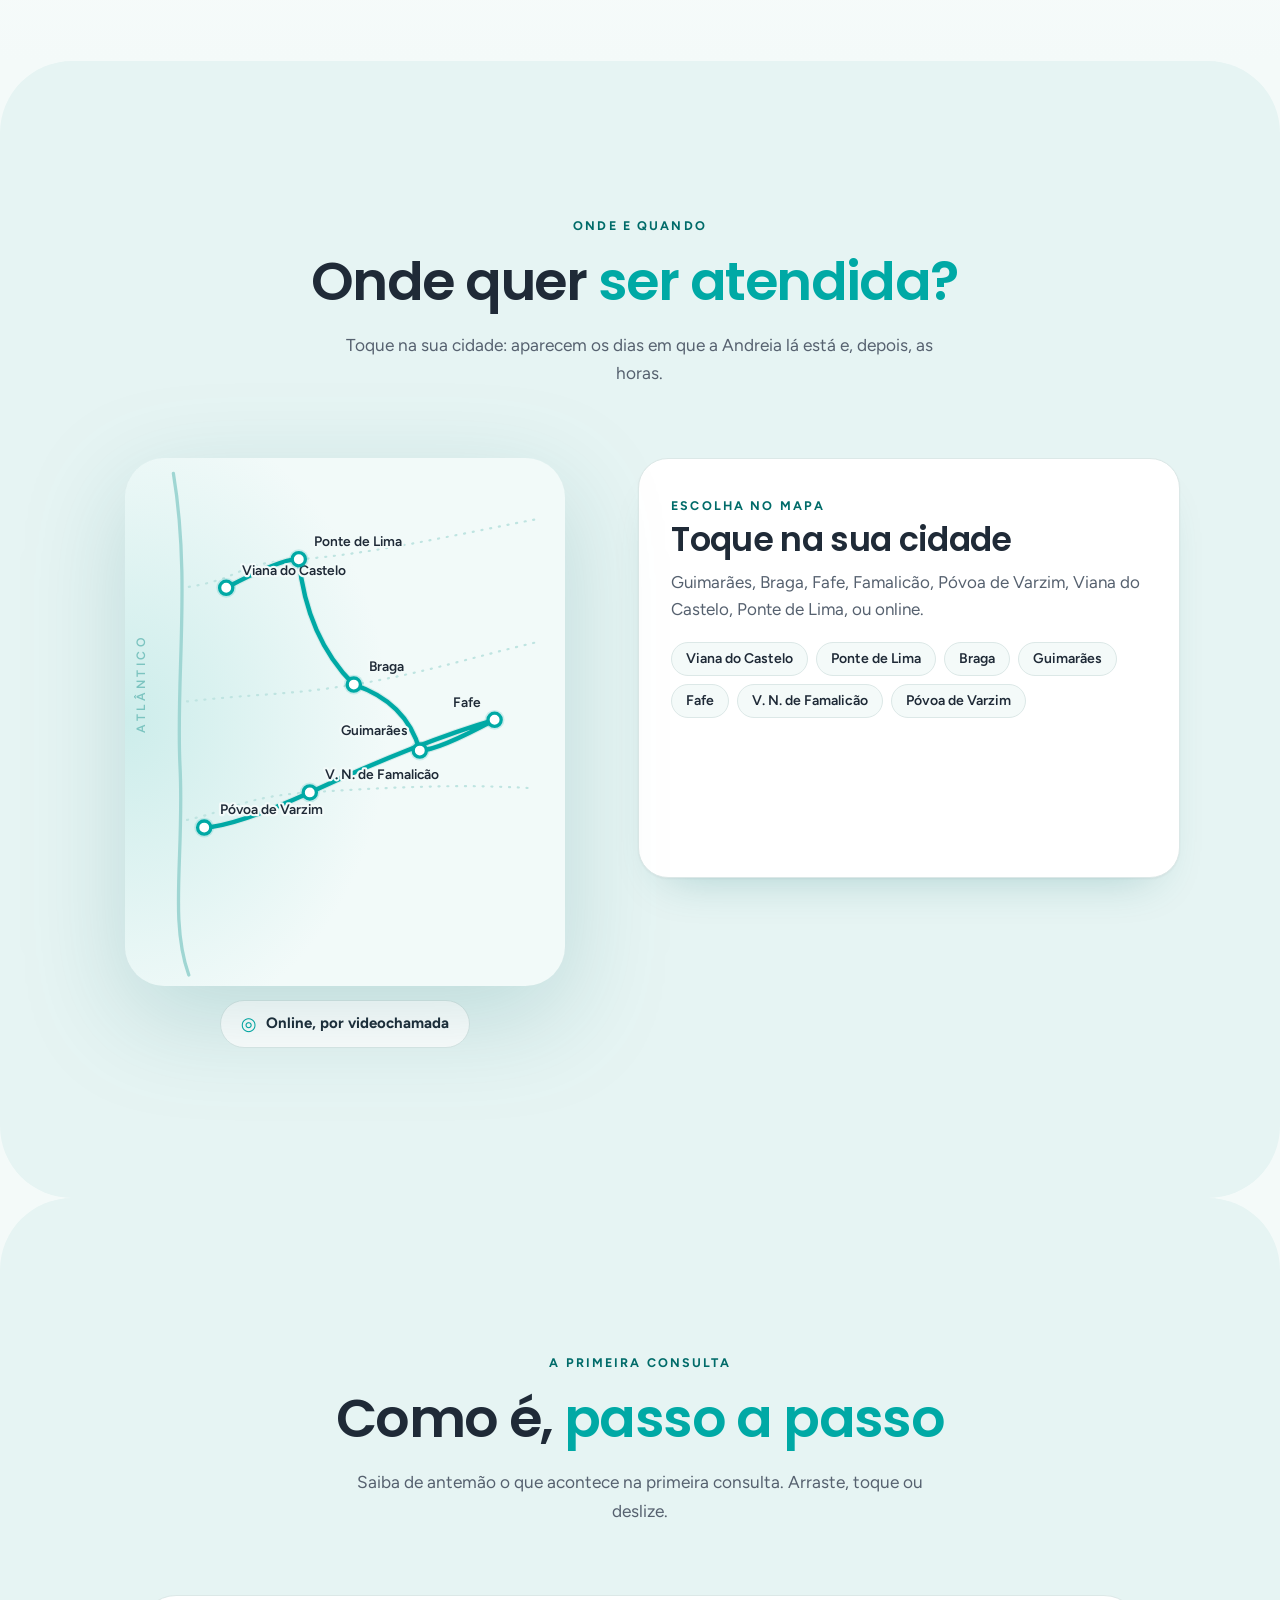
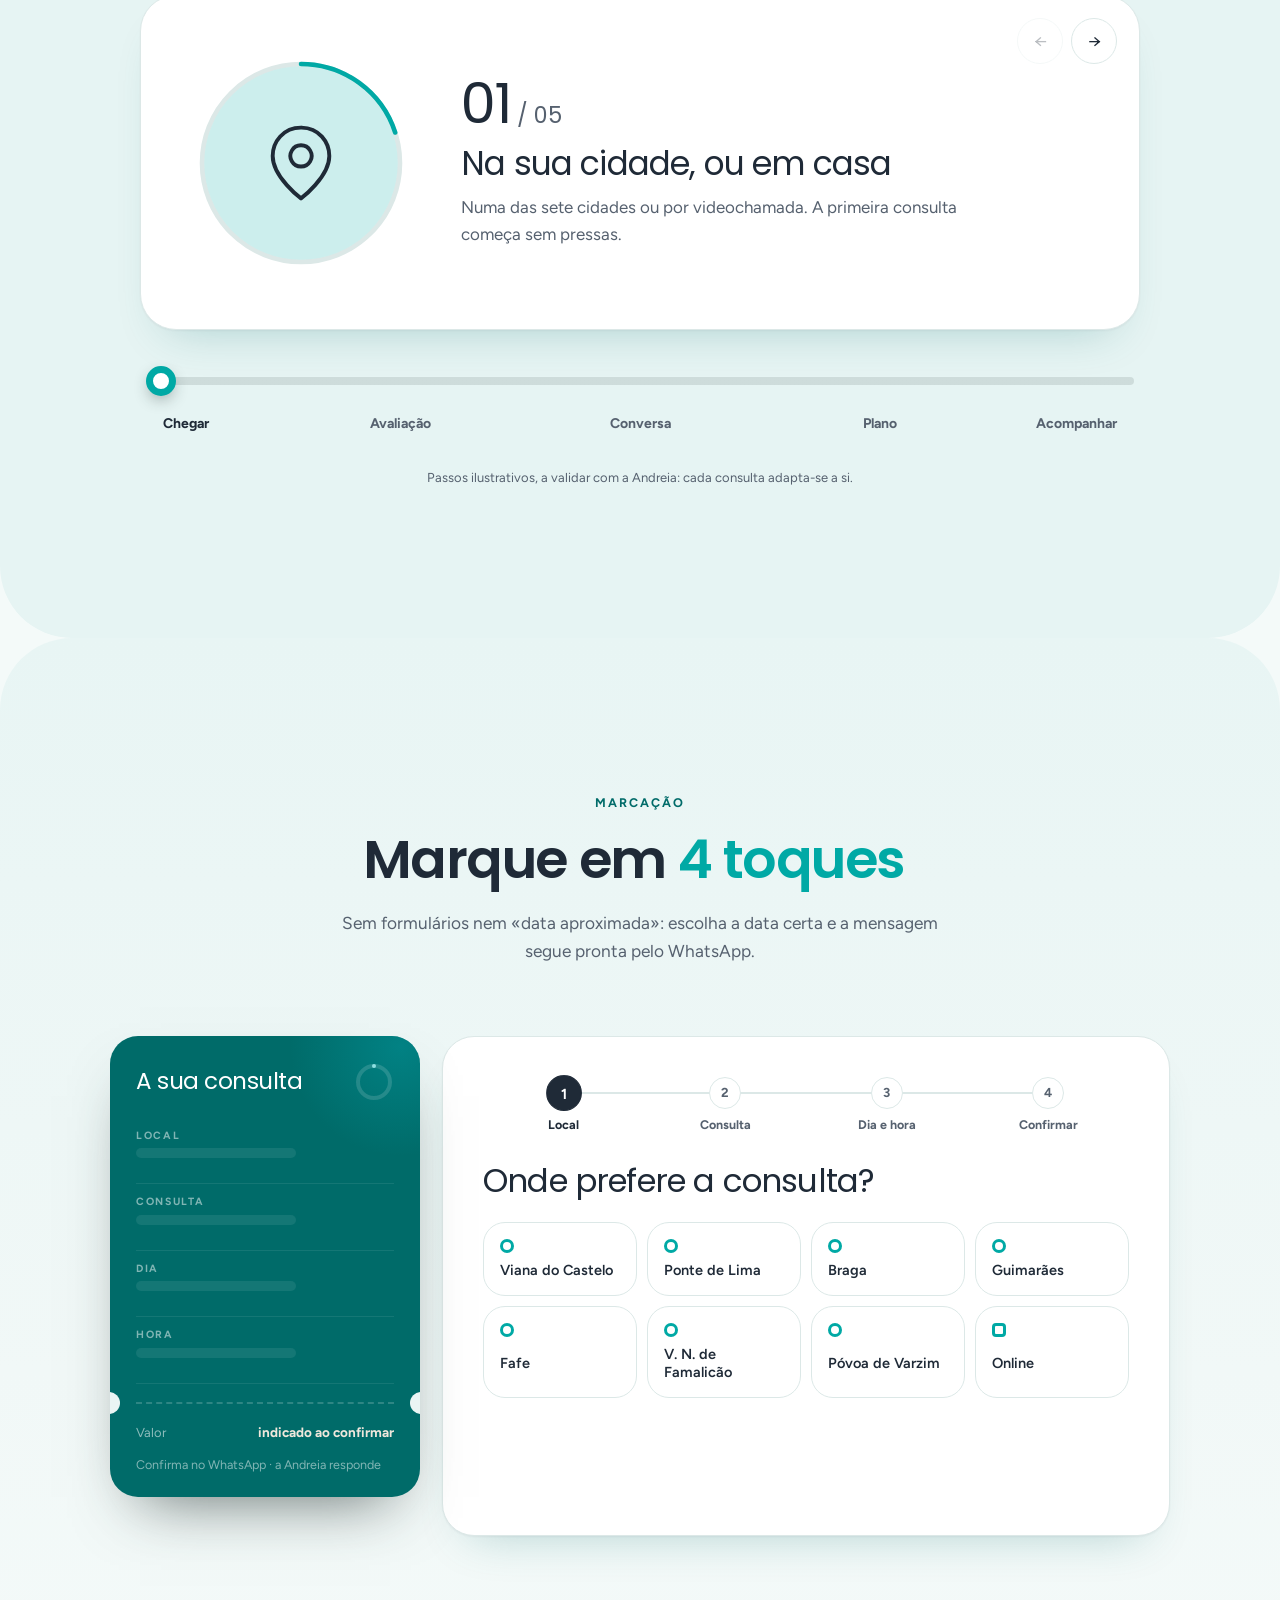
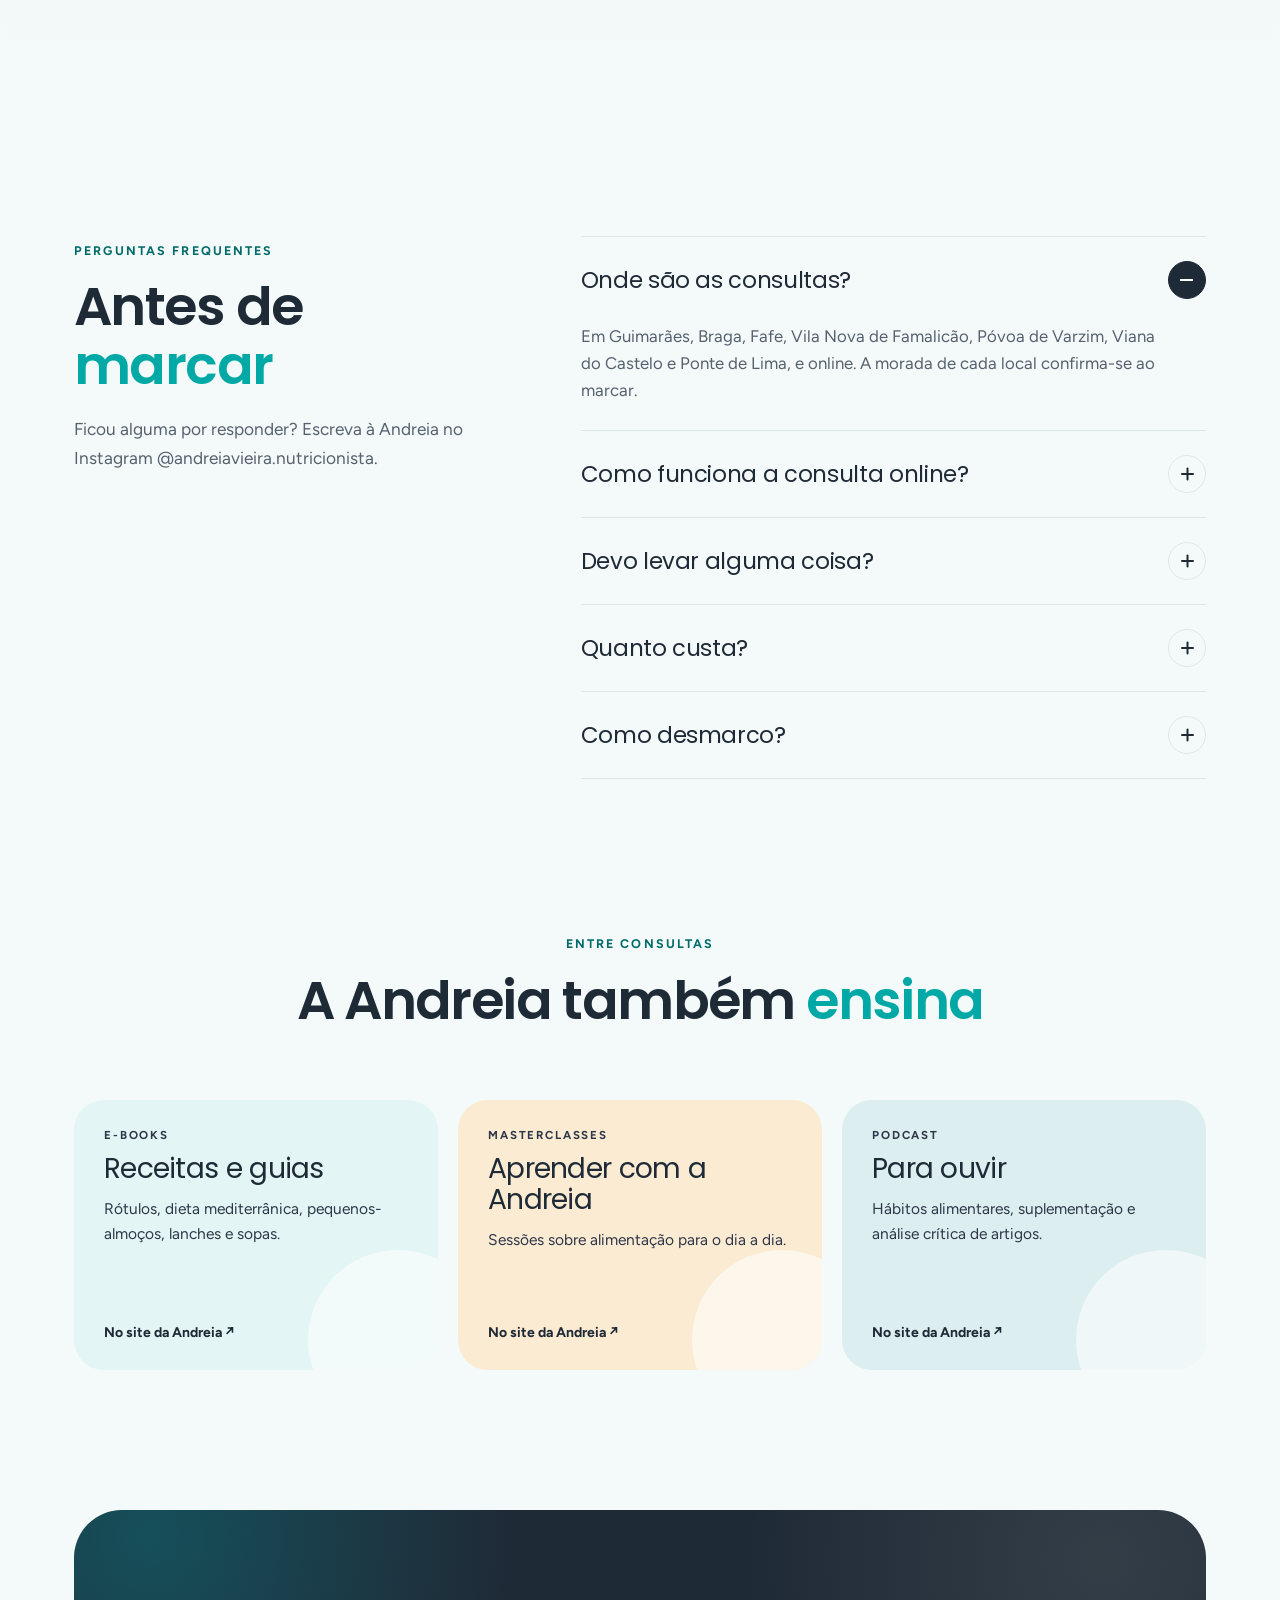
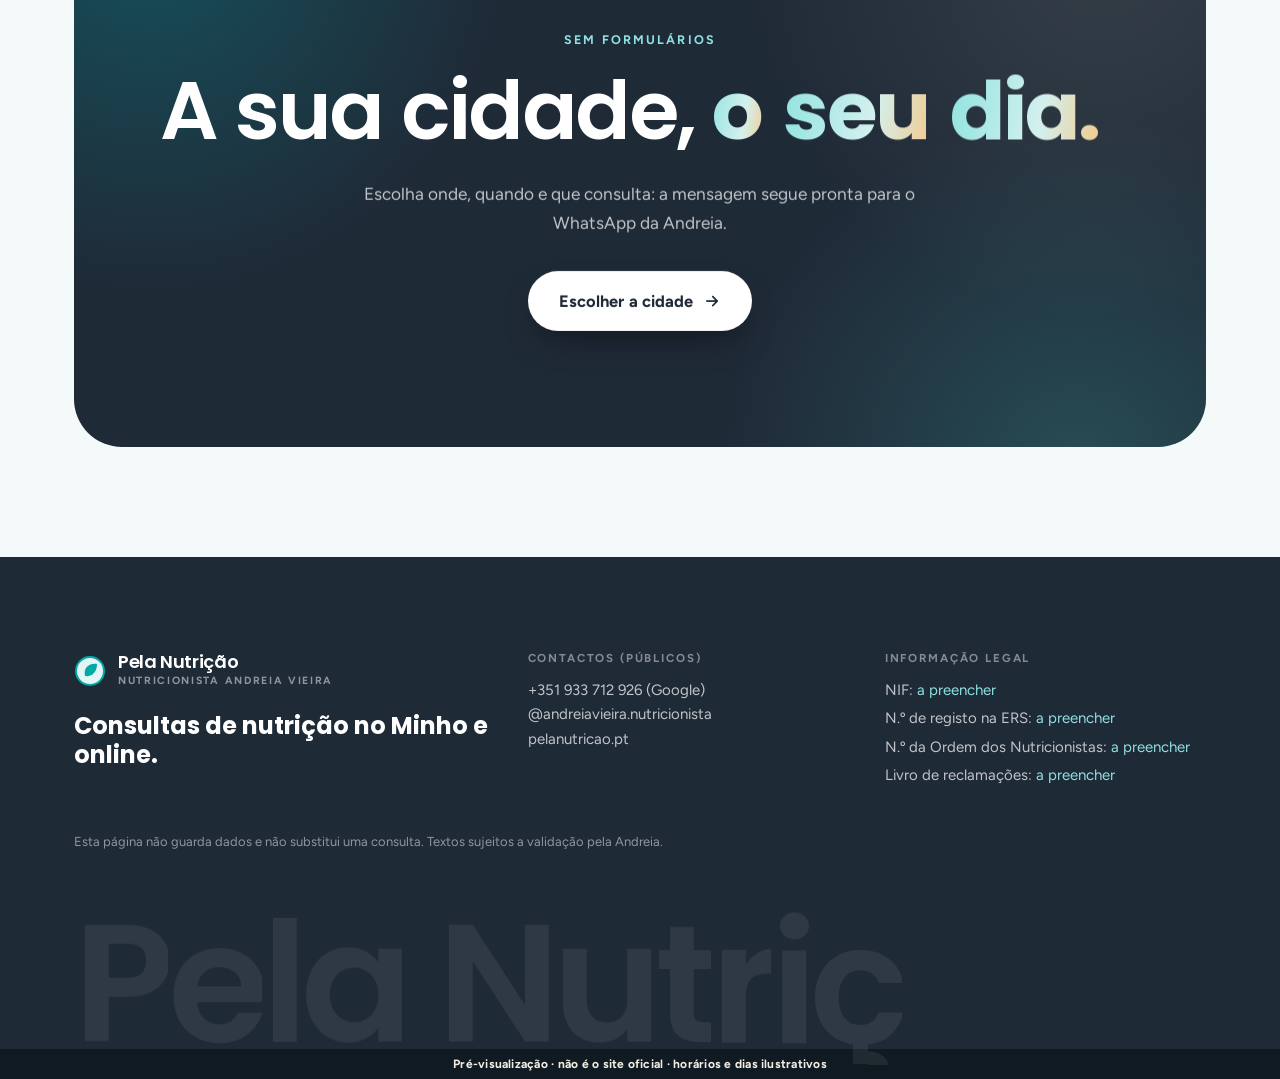
<file: p/pela-nutricao-mufb/index.html>
<!doctype html>
<html lang="pt-PT">
<head>
  <meta charset="utf-8">
  <meta name="viewport" content="width=device-width,initial-scale=1,viewport-fit=cover">
  <meta name="robots" content="noindex,nofollow">
  <meta name="theme-color" content="#F4FAF9">
  <meta name="description" content="Pré-visualização de uma página de marcação para a Pela Nutrição (Andreia Vieira). Não é o site oficial.">
  <title>Pela Nutrição · Nutricionista Andreia Vieira (pré-visualização)</title>
  <link rel="preconnect" href="https://fonts.googleapis.com">
  <link rel="preconnect" href="https://fonts.gstatic.com" crossorigin>
  <link href="https://fonts.googleapis.com/css2?family=Poppins:wght@500;600;700&family=Figtree:wght@400..700&display=swap" rel="stylesheet">
  <script>if (matchMedia('(prefers-reduced-motion: reduce)').matches) document.documentElement.classList.add('reduz');</script>
  <script defer src="./assets/index-Cxy69BN4.js"></script>
  <link rel="stylesheet" href="./assets/style-C5mpU8Ke.css">
</head>
<body>
  <div id="app"></div>
  <noscript><p style="padding:24px;font-family:sans-serif">Pré-visualização · não é o site oficial. Ativa o JavaScript para ver a página.</p></noscript>
</body>
</html>
</file>
<file: fisioterapia/assets/style-Cg_ObAvi.css>
.ptn{--ptn-bg:#f6f1e7;--ptn-ink:#1f3338;--ptn-muted:#4f6468;--ptn-accent:#a4492a;--ptn-dot:#c9d8c6;--ptn-glow:#d98a6c29;--ptn-ring:#2f6b7338;--ptn-ring-2:#a4492a33;--ptn-halo:#f6f1e7e6;--ptn-card-light:#fffdf8;--ptn-card-dark:#1b3f47;--ptn-card-accent:#a4492a;--ptn-mono:"Inter",system-ui,sans-serif;--ptn-travel:260vh;height:calc(100vh + var(--ptn-travel));height:calc(100svh + var(--ptn-travel));background:var(--ptn-bg);color:var(--ptn-ink);position:relative}@media (width<=767px){.ptn{--ptn-travel:180vh}}.ptn-stage{-webkit-user-select:none;user-select:none;justify-content:center;align-items:center;height:100svh;display:flex;position:sticky;top:0;overflow:hidden}.ptn-bg{pointer-events:none;position:absolute;inset:0}.ptn-dots,.ptn-glow{position:absolute;inset:0}.ptn-dots{background-image:radial-gradient(var(--ptn-dot) 1px, transparent 1px);opacity:.8;background-size:28px 28px;-webkit-mask-image:radial-gradient(70% 70%,#000 60%,#0000 100%);mask-image:radial-gradient(70% 70%,#000 60%,#0000 100%)}.ptn-glow{background:radial-gradient(circle at 70% 30%, var(--ptn-glow) 0%, transparent 60%), radial-gradient(circle at 20% 80%, #a9cdd04d 0%, transparent 55%)}.ptn-ring{border-radius:50%;position:absolute;top:50%;left:50%;translate:-50% -50%}.ptn-ring--a{border:1px solid var(--ptn-ring);width:48vmin;height:48vmin}.ptn-ring--b{border:1px dashed var(--ptn-ring-2);width:76vmin;height:76vmin}.ptn-space{pointer-events:none;position:absolute;inset:0}.ptn-plane{transform-style:preserve-3d;position:absolute;inset:0}.ptn-card{aspect-ratio:4/5;will-change:transform, opacity;pointer-events:none;position:absolute;top:50%;left:50%}.ptn-float{width:100%;height:100%;animation:5.5s ease-in-out infinite alternate ptn-boia;animation-delay:var(--ptn-delay,0s)}@keyframes ptn-boia{0%{transform:translateY(-.3em)rotate(-.5deg)}to{transform:translateY(.3em)rotate(.5deg)}}.ptn-face{--ptn-face-bg:var(--ptn-card-light);background:var(--ptn-face-bg);width:100%;height:100%;color:var(--ptn-ink);border-radius:1.1em;position:relative;overflow:hidden;box-shadow:0 0 0 1px #1b3f471a,0 1.4em 2.8em -1.1em #1b3f476b}.ptn-card[data-tone=dark] .ptn-face{--ptn-face-bg:var(--ptn-card-dark);color:#eaf3f3;box-shadow:0 0 0 1px #a9cdd02e,0 1.4em 2.8em -1.1em #0a202699}.ptn-card[data-tone=accent] .ptn-face{--ptn-face-bg:var(--ptn-card-accent);color:#fff}.ptn-label{font:600 .66em/1.25 var(--ptn-mono);letter-spacing:.1em;text-transform:uppercase;color:var(--ptn-muted);background:linear-gradient(to top, var(--ptn-face-bg) 52%, transparent);padding:2.2em 1.1em .95em;position:absolute;bottom:0;left:0;right:0}.ptn-card[data-tone=dark] .ptn-label{color:#eaf3f3d1}.ptn-card[data-tone=accent] .ptn-label{color:#ffffffeb}.ptn-title{z-index:2;text-align:center;will-change:transform, opacity;flex-direction:column;align-items:center;max-width:980px;padding:0 24px;display:flex;position:relative;transform:scale(.94)}.ptn-title:before{content:"";z-index:-1;pointer-events:none;background:radial-gradient(closest-side, var(--ptn-halo), var(--ptn-halo) 52%, transparent);position:absolute;inset:-22% -12%}.ptn-arrival{z-index:3;opacity:0;flex-direction:column;justify-content:center;align-items:center;padding:96px 16px 24px;display:flex;position:absolute;inset:0}.ptn-arrival--flow{opacity:1;padding:24px 16px 72px;position:relative;inset:auto}.ptn-hint{z-index:2;font:600 .72rem/1 var(--ptn-mono);letter-spacing:.26em;text-transform:uppercase;color:var(--ptn-muted);pointer-events:none;flex-direction:column;align-items:center;gap:10px;display:flex;position:absolute;bottom:26px;left:0;right:0}.ptn-hint i{transform-origin:top;background:linear-gradient(var(--ptn-accent), transparent);border-radius:2px;width:2px;height:30px;animation:1.8s cubic-bezier(.77,0,.175,1) infinite ptn-desce;display:block}@keyframes ptn-desce{0%{opacity:1;transform:scaleY(0)}60%{opacity:1;transform:scaleY(1)}to{opacity:0;transform:scaleY(1)}}.ptn--static{height:auto}.ptn--static .ptn-stage{min-height:100svh;position:relative}.ptn--static .ptn-title{transform:none}@media (prefers-reduced-motion:reduce){.ptn-float,.ptn-hint i{animation:none}}.ct{flex-direction:column;padding:1.2em 1.2em 3.6em;font:400 .86em/1.35 Inter,system-ui,sans-serif;display:flex;position:absolute;inset:0}.ct p{margin:0}.ct-kick{letter-spacing:.14em;text-transform:uppercase;opacity:.75;font-size:.68em;font-weight:700}.ct-fruta{background:radial-gradient(circle at 50% 38%,#faf1e8 0 52%,#0000 53%);justify-content:center;padding:.8em .6em 3.4em}.ct-fruta svg{width:100%;height:auto;display:block}.ct-marta{gap:.5em}.ct-aspas{color:#d98a6c;height:.5em;margin-top:.15em;font:600 4.2em/.6 Fraunces,Georgia,serif}.ct-marta-t{color:#1b3f47;margin-top:.6em;font:400 1.2em/1.3 Fraunces,Georgia,serif}.ct-marta-q{align-items:center;gap:.6em;margin-top:auto;display:flex}.ct-marta-q span{color:#1b3f47;background:#dcebec;border-radius:50%;place-items:center;width:2.2em;height:2.2em;font-size:.8em;font-weight:700;display:grid}.ct-marta-q b{color:#1b3f47;font-size:.95em;font-weight:600}.ct-hora{text-align:center;justify-content:center;align-items:center;gap:.7em}.ct-hora-h{letter-spacing:-.02em;font:600 3.4em/1 Fraunces,Georgia,serif}.ct-hora-e{background:#6b7c802e;border-radius:999px;align-items:center;gap:.5em;padding:.45em .9em;font-size:.8em;font-weight:600;display:inline-flex}.ct-hora-e i{background:#5c9aa0;border-radius:50%;width:.7em;height:.7em;box-shadow:0 0 0 .25em #5c9aa04d}.ptn-card[data-tone=dark] .ct-hora-e{background:#ffffff1f}.ptn-card[data-tone=dark] .ct-hora-e i{background:#a9dde0;box-shadow:0 0 0 .25em #a9dde04d}.ptn-card[data-tone=accent] .ct-hora-e{background:#fff3}.ptn-card[data-tone=accent] .ct-hora-e i{background:#fff;box-shadow:0 0 0 .25em #ffffff4d}.ct-vaga{text-align:center;align-items:center;gap:0;padding-top:1.1em}.ct-vaga .ct-kick{opacity:.9}.ct-vaga-dia{margin-top:.1em;font:600 5.2em/1 Fraunces,Georgia,serif}.ct-vaga-mes{letter-spacing:.2em;text-transform:uppercase;opacity:.9;font-size:.8em;font-weight:700}.ct-vaga-hora{color:#a4492a;background:#fff;border-radius:999px;margin-top:.8em;padding:.35em 1em;font-size:1.15em;font-weight:700}.ct-plano .ct-kick{color:#a9cdd0;opacity:1}.ct-plano ul{gap:.55em;margin:.9em 0 0;padding:0;list-style:none;display:grid}.ct-plano li{background:#ffffff14;border-radius:.7em;grid-template-columns:3.2em 1fr;align-items:center;gap:.4em;padding:.55em .7em;font-weight:500;display:grid}.ct-plano li b{color:#f1e3d3;font-size:.85em;font-weight:700}.ct-video{gap:.8em;padding-top:1.2em}.ct-video-ecra{background:linear-gradient(160deg,#3f808a,#25535c);border-radius:.9em;flex:1;place-items:center;display:grid;position:relative;overflow:hidden}.ct-video-av{color:#1b3f47;background:#f6f1e7;border-radius:50%;place-items:center;width:4.4em;height:4.4em;font:600 1.6em/1 Fraunces,Georgia,serif;display:grid;box-shadow:0 0 0 .5em #f6f1e72e}.ct-video-eu{background:linear-gradient(160deg,#e8a98b,#d98a6c);border:.15em solid #ffffffb3;border-radius:.6em;width:3em;height:3.8em;position:absolute;bottom:.6em;right:.6em}.ct-video-tempo{background:#00000059;border-radius:999px;align-items:center;gap:.4em;padding:.3em .7em;font-size:.78em;font-weight:600;display:inline-flex;position:absolute;top:.6em;left:.6em}.ct-video-tempo i{background:#f27b5b;border-radius:50%;width:.55em;height:.55em}.ct-video-ctl{justify-content:center;gap:.7em;display:flex}.ct-video-ctl i{background:#ffffff29;border-radius:50%;width:2.2em;height:2.2em}.ct-video-ctl i.fim{background:#d9573a}.ct-lemb{background:linear-gradient(#eee6d6,#f6f1e7);justify-content:center;gap:.7em}.ct-lemb-n{background:#fff;border-radius:1em;align-items:center;gap:.7em;padding:.8em;display:flex;box-shadow:0 .4em 1.2em -.5em #1b3f4759}.ct-lemb-n p{color:#4f6468;font-size:.88em;line-height:1.3}.ct-lemb-n b{color:#1b3f47;font-weight:700;display:block}.ct-lemb-ic{background:#d98a6c;border-radius:.8em;flex:none;place-items:center;width:2.6em;height:2.6em;display:grid}.ct-lemb-ic svg{fill:none;stroke:#fff;stroke-width:1.8px;stroke-linecap:round;stroke-linejoin:round;width:1.6em;height:1.6em}.ct-lemb-2{opacity:.65;transform:scale(.94)}.ct-lemb-2 .ct-lemb-ic{background:#a9cdd0}.ct-prato{align-items:center;gap:.9em;padding-top:1em}.ct-prato svg{flex:none;width:62%;height:auto;display:block}.ct-prato ul{color:#1b3f47;gap:.3em;margin:0;padding:0;font-size:.9em;font-weight:600;list-style:none;display:grid}.ct-prato li{align-items:center;gap:.6em;display:flex}.ct-prato li i{border-radius:50%;width:.8em;height:.8em;display:block}:root{--cream:#f6f1e7;--cream-2:#eee6d6;--sage-50:#edf5f5;--sage-100:#dcebec;--sage-300:#a9cdd0;--sage-500:#5c9aa0;--sage-700:#2f6b73;--sage-900:#1b3f47;--coral:#d98a6c;--coral-d:#a4492a;--peach:#f1e3d3;--peach-50:#faf1e8;--ink:#1f3338;--muted:#4f6468;--line:#e4dccb;--field:#7f8c81;--r:20px;--r-lg:28px;--shadow:0 1px 2px #1b3f470f,0 10px 28px #1b3f4717;--serif:"Fraunces",Georgia,"Times New Roman",serif;--sans:"Inter",system-ui,-apple-system,"Segoe UI",Roboto,sans-serif;--ease:cubic-bezier(.23,1,.32,1);--ease-io:cubic-bezier(.77,0,.175,1);--spring:cubic-bezier(.34,1.56,.64,1);interpolate-size:allow-keywords}*,:before,:after{box-sizing:border-box}html{scroll-behavior:smooth;-webkit-text-size-adjust:100%}[hidden]{display:none!important}body{font:400 16px/1.6 var(--sans);color:var(--ink);background:var(--cream);-webkit-font-smoothing:antialiased;margin:0;overflow-x:clip}[id]{scroll-margin-top:96px}img,svg{max-width:100%}h1,h2,h3{font-family:var(--serif);color:var(--sage-900);letter-spacing:-.01em;margin:0;font-weight:600;line-height:1.15}h2{font-size:clamp(1.7rem,6vw,2.6rem)}h3{font-size:1.3rem}p{margin:0}a{color:inherit}:focus-visible{outline:3px solid var(--sage-900);outline-offset:3px;border-radius:6px}.dark :focus-visible{outline-color:var(--peach)}.dark .card :focus-visible,.dark .wa-note :focus-visible{outline-color:var(--sage-900)}.sr{clip:rect(0 0 0 0);white-space:nowrap;width:1px;height:1px;position:absolute;overflow:hidden}.skip{color:var(--sage-900);z-index:100;background:#fff;border-radius:10px;padding:10px 16px;font-weight:600;position:absolute;top:-80px;left:12px}.skip:focus{top:40px}.wrap{width:min(1120px,100% - 32px);margin-inline:auto}.ic{fill:none;stroke:currentColor;stroke-width:1.8px;stroke-linecap:round;stroke-linejoin:round;flex:none;width:1.25em;height:1.25em}.eyebrow{letter-spacing:.14em;text-transform:uppercase;color:var(--sage-700);margin-bottom:12px;font-size:12px;font-weight:600}.btn{min-height:48px;font:600 16px/1 var(--sans);cursor:pointer;transition:transform .15s var(--ease),box-shadow .15s,background .15s;-webkit-tap-highlight-color:transparent;border:2px solid #0000;border-radius:999px;justify-content:center;align-items:center;gap:10px;padding:0 26px;text-decoration:none;display:inline-flex}.btn:hover{transform:translateY(-1px)}.btn:active{transform:scale(.97)}.btn-primary{background:var(--coral-d);color:#fff;box-shadow:0 6px 16px #a4492a47}.btn-primary:hover{background:#8a3c21}.btn-primary span{transition:transform .2s var(--ease)}.btn-primary:hover span{transform:translate(3px)}.btn-green{background:var(--sage-900);color:#fff}.btn-green:hover{background:#12303a}.btn-ghost{color:var(--sage-900);border-color:var(--sage-700);background:0 0}.btn-ghost:hover{background:var(--sage-50)}.btn-peach{background:var(--peach);color:var(--sage-900)}.btn[disabled]{opacity:.45;cursor:not-allowed;box-shadow:none;transform:none}.btn-sm{min-height:42px;padding:0 18px;font-size:14.5px}.btn-grande{width:100%;min-height:54px}.demo{background:var(--sage-900);color:#eaf3f3;text-align:center;letter-spacing:.04em;z-index:80;justify-content:center;align-items:center;height:28px;padding:0 12px;font-size:12px;font-weight:500;line-height:1.3;display:flex;position:fixed;top:0;left:0;right:0}.demo b{background:var(--coral);border-radius:50%;flex:none;width:7px;height:7px;margin-right:8px;display:inline-block}.demo-foot{background:#00000038;border-radius:12px;height:auto;min-height:34px;margin-top:26px;padding:8px 14px;position:static}.hdr{z-index:70;-webkit-backdrop-filter:blur(10px);backdrop-filter:blur(10px);background:#f6f1e7cc;border-bottom:1px solid #0000;transition:background-color .25s,border-color .25s;position:fixed;top:28px;left:0;right:0}.hdr.rolou{border-bottom-color:var(--line);background:#f6f1e7f2}.hdr .wrap{justify-content:space-between;align-items:center;gap:12px;min-height:60px;display:flex}.prog{background:var(--coral);transform-origin:0;pointer-events:none;height:3px;position:absolute;bottom:-1px;left:0;right:0;transform:scaleX(0)}.brand{align-items:center;gap:10px;text-decoration:none;display:flex}.av{color:#fff;width:40px;height:40px;font:600 15px/1 var(--serif);background:linear-gradient(135deg,#3f808a,#1b3f47);border-radius:50%;flex:none;place-items:center;display:grid}.brand span{flex-direction:column;line-height:1.15;display:flex}.b1{font:600 18px/1.15 var(--serif);color:var(--sage-900)}.b2{letter-spacing:.2em;text-transform:uppercase;color:var(--sage-700);font-size:10.5px;font-weight:600}.nav-links{gap:26px;margin:0;padding:0;list-style:none;display:none}.nav-links a{color:var(--ink);padding:8px 2px;font-size:15px;font-weight:500;text-decoration:none}.nav-links a:hover{color:var(--coral-d)}@media (width>=900px){.nav-links{display:flex}}@media (width>=900px) and (width<=1039px){.nav-links{gap:16px}}.ptn-kicker{font:600 .72rem/1.4 var(--sans);letter-spacing:.26em;text-transform:uppercase;color:var(--coral-d);margin:0 0 16px;padding-left:.26em}.titulo{font:600 clamp(2.3rem,9.4vw,5.6rem)/1.04 var(--serif);letter-spacing:-.025em;color:var(--sage-900);margin:0}.grifo{z-index:0;white-space:nowrap;color:var(--coral-d);font-style:italic;font-weight:400;position:relative}.grifo:before{content:"";z-index:-1;transform-origin:0;transition:transform .8s var(--ease-io);background:#f1e3d3e6;border-radius:.08em .2em .12em .25em;position:absolute;inset:.5em -.1em .02em -.06em;transform:scaleX(0)skew(-6deg)}.grifo.on:before{transform:scaleX(1)skew(-6deg)}.lead{color:var(--muted);max-width:32em;margin:18px auto 26px;font-size:clamp(1rem,1.5vw,1.15rem)}.ptn .lead{color:var(--ink);text-shadow:0 0 14px var(--cream),0 0 5px var(--cream),0 0 2px var(--cream)}.cta{flex-direction:column;gap:12px;width:min(100%,320px);margin-inline:auto;display:flex}.cta .btn{width:100%}.ptn .btn-ghost{background:#f6f1e7e0}@media (width>=560px){.cta{flex-direction:row;justify-content:center;width:auto}.cta .btn{width:auto}}@media (width<=520px){.ptn-kicker{letter-spacing:.18em;font-size:.68rem}}.ns-hero{padding-top:130px}.ns-hero h1{font-size:clamp(2.3rem,9vw,4rem)}.ns-hero h1 em{color:var(--coral-d);font-style:italic;font-weight:400}.agenda{border:1px solid var(--line);border-radius:var(--r-lg);background:#fff;gap:16px;width:min(100%,380px);padding:20px;display:grid;box-shadow:0 34px 70px -26px #1b3f478c,0 2px 6px #1b3f4714}.agenda-cab{align-items:center;gap:12px;display:flex}.agenda-av{color:#fff;width:44px;height:44px;font:600 15px/1 var(--serif);background:linear-gradient(135deg,#3f808a,#1b3f47);border-radius:50%;flex:none;place-items:center;display:grid}.agenda-tit{font:600 1.2rem/1.2 var(--serif);letter-spacing:-.01em}.agenda-sub{color:var(--muted);font-size:13px}.agenda-lista{gap:10px;margin:0;padding:0;list-style:none;display:grid}.agenda-lista li{border:2px solid var(--line);background:var(--cream);opacity:.55;transition:opacity .5s var(--ease),transform .7s var(--spring),background-color .5s,border-color .5s;transition-delay:calc(var(--i) * .6s);border-radius:16px;grid-template-columns:auto 1fr auto auto;align-items:center;gap:12px;padding:13px 14px;display:grid;transform:translate(-10px)scale(.98)}.agenda-ponto{width:12px;height:12px;transition:background-color .4s,box-shadow .5s;transition-delay:calc(var(--i) * .6s);background:#c3c9c3;border-radius:50%}.agenda-dia{color:var(--sage-900);font-size:15px;font-weight:600}.agenda-hora{font:600 1.15rem/1 var(--serif);color:var(--sage-900)}.agenda-livre{letter-spacing:.08em;text-transform:uppercase;color:var(--sage-700);text-align:right;width:3.4em;font-size:11.5px;font-weight:700}.agenda[data-on=true] .agenda-lista li{opacity:1;background:var(--sage-50);border-color:var(--sage-500);transform:none}.agenda[data-on=true] .agenda-ponto{background:#2e8b57;box-shadow:0 0 0 5px #2f6b7338}.agenda-nota{color:var(--muted);text-align:center;margin-top:-4px;font-size:13px}.sec{padding:64px 0}.sec-top0{padding-top:0}.sec-head{max-width:640px;margin-bottom:32px}.sec-head p:not(.eyebrow){color:var(--muted);margin-top:14px;font-size:1.05rem}@media (width>=900px){.sec{padding:96px 0}.sec-top0{padding-top:0}}.how{gap:16px;margin:0;padding:0;list-style:none;display:grid}.how li{border:1px solid var(--line);border-radius:var(--r-lg);box-shadow:var(--shadow);background:#fff;justify-items:start;gap:8px;padding:22px;display:grid}.how .n{background:var(--sage-900);color:#fff;width:40px;height:40px;font:600 18px/1 var(--serif);border-radius:50%;place-items:center;margin-bottom:6px;display:grid}.how h3{font-size:1.2rem}.how p{color:var(--muted);font-size:15.5px}@media (width>=820px){.how{grid-template-columns:repeat(3,1fr);gap:22px}}.svc-grid{gap:18px;display:grid}.svc{border:1px solid var(--line);border-radius:var(--r-lg);box-shadow:var(--shadow);background:#fff;flex-direction:column;gap:14px;padding:26px;display:flex}.svc .ico{background:var(--sage-100);width:52px;height:52px;color:var(--sage-900);border-radius:16px;place-items:center;font-size:26px;display:grid}.svc p{color:var(--muted);font-size:15.5px}.svc ul{gap:8px;margin:0;padding:0;font-size:15px;list-style:none;display:grid}.svc li{align-items:flex-start;gap:10px;display:flex}.svc li .ic{color:var(--sage-700);margin-top:3px}.svc-foot{gap:14px;margin-top:auto;padding-top:8px;display:grid}.meta{border-top:1px solid var(--line);justify-content:space-between;align-items:baseline;gap:12px;padding-top:16px;display:flex}.dur{color:var(--muted);align-items:center;gap:6px;font-size:14px;font-weight:600;display:inline-flex}.price{font:600 1.9rem/1 var(--serif);color:var(--sage-900)}.price small{font:500 14px var(--sans);color:var(--muted)}.svc.hl{background:var(--sage-900);border-color:var(--sage-900);color:#eaf3f3}.svc.hl h3,.svc.hl .price{color:#fff}.svc.hl p,.svc.hl .dur,.svc.hl .price small{color:#cbe0e2}.svc.hl .ico{color:var(--peach);background:#ffffff1f}.svc.hl li .ic{color:var(--peach)}.svc.hl .meta{border-color:#fff3}.svc.hl :focus-visible{outline-color:var(--peach)}.note{color:var(--muted);margin-top:18px;font-size:13px}@media (width>=820px){.svc-grid{grid-template-columns:repeat(3,1fr);gap:22px}}.about{background:var(--sage-50)}.about-grid{align-items:center;gap:32px;display:grid}.portrait{width:100%;max-width:360px;box-shadow:var(--shadow);aspect-ratio:360/440;border-radius:36px;margin:0 auto;overflow:hidden}.portrait svg{will-change:transform;width:100%;height:100%;display:block;transform:scale(1.1)}.about p.t{color:var(--muted);margin-top:16px;font-size:1.05rem}.cred{color:var(--sage-700);align-items:center;gap:8px;margin-top:18px;font-size:14px;font-weight:600;display:inline-flex}.chips{flex-wrap:wrap;gap:8px;margin:20px 0 0;padding:0;list-style:none;display:flex}.chips li{border:1px solid var(--line);color:var(--sage-900);background:#fff;border-radius:999px;padding:7px 14px;font-size:14px;font-weight:500}@media (width>=860px){.about-grid{grid-template-columns:.8fr 1.2fr;gap:72px}}.manifesto{background:var(--cream-2);height:230vh;position:relative}@media (width<=767px){.manifesto{height:200vh}}.manifesto-palco{place-items:center;height:100svh;padding:60px 20px 0;display:grid;position:sticky;top:0}.manifesto-txt{width:min(100%,17em);font:600 clamp(2rem,6.2vw,4.3rem)/1.12 var(--serif);letter-spacing:-.025em;color:var(--sage-900);margin:0}.manifesto-txt .mw{opacity:var(--o,1);transition:opacity .25s linear}.js-mov .manifesto-txt .mw{--o:.14}.manifesto-txt .frase{display:block}.manifesto-txt .frase+.frase{margin-top:.35em}.manifesto-txt .mm{--hl:#f1e3d3f2;background:linear-gradient(var(--hl),var(--hl)) no-repeat 0 88%/0% 52%;transition:background-size .9s var(--ease-io);border-radius:.12em;font-style:italic;font-weight:400}.manifesto-txt .mm.v{--hl:#a9cdd0b3}.manifesto-txt .mm.on,html:not(.js-mov) .manifesto-txt .mm{background-size:100% 52%}.res-grid{gap:20px;display:grid}.res-cmp{margin:0}.res-cmp figcaption{color:var(--muted);text-align:center;margin-top:10px;font-size:13.5px}.cmp-box{--p:50;--tw:44px;--x:calc(var(--tw) / 2 + (100% - var(--tw)) * var(--p) / 100);isolation:isolate;aspect-ratio:4/3;border:1px solid var(--line);border-radius:var(--r-lg);box-shadow:var(--shadow);touch-action:pan-y;-webkit-user-select:none;user-select:none;background:#fff;position:relative;overflow:hidden}.cmp-cam{position:absolute;inset:0}.cmp-cam svg{width:100%;height:100%;display:block}.cmp-cam text{font-family:var(--sans)}.cmp-depois{z-index:1}.cmp-antes{z-index:2;clip-path:inset(0 calc(100% - var(--x)) 0 0)}.cmp-tag{font:700 12px/1.2 var(--sans);letter-spacing:.1em;text-transform:uppercase;color:#fff;pointer-events:none;border-radius:999px;padding:5px 12px;position:absolute;top:12px}.cmp-antes .cmp-tag{background:#4a524c;left:12px}.cmp-depois .cmp-tag{background:var(--sage-700);right:12px}.cmp-range{z-index:4;cursor:ew-resize;touch-action:pan-y;appearance:none;-webkit-tap-highlight-color:transparent;background:0 0;width:100%;height:100%;margin:0;padding:0;position:absolute;inset:0}.cmp-range:focus-visible{outline:none}.cmp-range::-webkit-slider-runnable-track{background:0 0;border:0;height:100%}.cmp-range::-moz-range-track{background:0 0;border:0;height:100%}.cmp-range::-webkit-slider-thumb{appearance:none;width:var(--tw);background:0 0;border:0;border-radius:0;height:400px}.cmp-range::-moz-range-thumb{width:var(--tw);background:0 0;border:0;border-radius:0;height:400px}.cmp-alca{z-index:3;top:0;bottom:0;left:var(--x);pointer-events:none;background:#fff;width:3px;margin-left:-1.5px;position:absolute;box-shadow:0 0 0 1px #1b3f472e,0 0 14px #1b3f4740}.cmp-alca svg{width:44px;height:44px;transition:transform .2s var(--spring),box-shadow .2s;border-radius:50%;margin:-22px 0 0 -22px;position:absolute;top:50%;left:50%;box-shadow:0 4px 14px #1b3f474d}.cmp-alca circle{fill:#fff;stroke:var(--sage-900);stroke-width:2.5px}.cmp-alca path{fill:none;stroke:var(--sage-900);stroke-width:2.6px;stroke-linecap:round;stroke-linejoin:round}.cmp-range:active+.cmp-alca svg{transform:scale(1.1)}.cmp-range:focus-visible+.cmp-alca svg{box-shadow:0 0 0 3px #fff,0 0 0 6px var(--sage-900)}.res-met{gap:12px;margin:0;padding:0;list-style:none;display:grid}.res-met li{border:1px solid var(--line);border-radius:var(--r-lg);box-shadow:var(--shadow);background:#fff;grid-template-columns:7.6rem 1fr;align-items:center;gap:14px;padding:18px 20px;display:grid}.met-n{font:600 2.3rem/1 var(--serif);letter-spacing:-.02em;color:var(--sage-900);white-space:nowrap}.met-n small{font:600 .95rem var(--sans);letter-spacing:0;color:var(--sage-700);margin-left:.3em}.met-t{color:var(--muted);font-size:15.5px;line-height:1.4}.res-quote blockquote{font-size:1.2rem}.res-nota{color:var(--ink);background:var(--peach-50);border:1px solid #e9cdb5;border-left:4px solid var(--coral-d);border-radius:14px;padding:12px 16px;font-size:14px;line-height:1.5}.res-nota strong{color:var(--coral-d)}@media (width>=760px){.res-grid{grid-template-columns:1.3fr 1fr;grid-template-areas:"cmp quote""met met""nota nota";align-items:center;gap:28px 44px}.res-cmp{grid-area:cmp}.res-quote{grid-area:quote}.res-met{grid-area:met;grid-template-columns:repeat(3,1fr);gap:18px}.res-nota{grid-area:nota}.res-met li{padding:24px;display:block}.met-n{margin-bottom:10px;font-size:clamp(2.6rem,4.4vw,3.4rem);display:block}.res-quote blockquote{font-size:clamp(1.25rem,2.2vw,1.55rem)}}.book{background:var(--sage-900);color:#e4eee1;background-image:radial-gradient(640px 420px at 100% 0,#d98a6c33,#0000 60%),radial-gradient(520px 420px at 0 100%,#a9cdd033,#0000 60%);scroll-margin-top:84px}.book h2{color:#fff}.book .eyebrow{color:var(--peach)}.book-grid{grid-template-areas:"intro""card""bullets";gap:28px;display:grid}.book-intro{grid-area:intro}.book-bullets{grid-area:bullets}.card{grid-area:card}.book-intro p:not(.eyebrow){color:#cbe0e2;margin-top:14px;font-size:1.05rem}.proxima{background:#ffffff1a;border:1px solid #ffffff2e;border-radius:16px;align-items:center;gap:10px;padding:10px 16px;line-height:1.35;display:inline-flex;color:#eaf3f3!important;font-size:15px!important}.proxima .ic{color:var(--peach)}.proxima b{color:#fff}.book-bullets ul{gap:12px;margin:0;padding:0;list-style:none;display:grid}.book-bullets li{color:#eaf3f3;align-items:flex-start;gap:12px;display:flex}.book-bullets li .ic{color:var(--peach);margin-top:3px}.book-bullets .fine{color:#b3d0d3;margin-top:22px;font-size:13px}.card{color:var(--ink);border-radius:var(--r-lg);background:#fff;padding:20px;scroll-margin-top:104px;position:relative;box-shadow:0 24px 60px #00000047}.card.troca{overflow:hidden}@media (width>=960px){.book-grid{grid-template:"intro card""bullets card"1fr/.8fr 1.2fr;align-items:start;gap:24px 64px}.card{padding:36px}}.steps{grid-template-columns:repeat(4,1fr);gap:4px;margin:0 0 22px;padding:0;list-style:none;display:grid}.steps li{color:var(--muted);text-align:center;flex-direction:column;align-items:center;gap:6px;font-size:12.5px;font-weight:500;display:flex;position:relative}.steps li:before,.steps li:after{content:"";height:2px;position:absolute;top:14px;left:calc(11px - 50%);right:calc(50% + 15px)}.steps li:before{background:var(--line)}.steps li:after{background:var(--sage-700);transform-origin:0;transition:transform .55s var(--ease-io);transform:scaleX(0)}.steps li:first-child:before,.steps li:first-child:after{display:none}.steps .is-done:after,.steps .is-cur:after{transform:scaleX(1)}.dot{background:var(--sage-50);border:2px solid var(--line);width:30px;height:30px;color:var(--muted);z-index:1;border-radius:50%;place-items:center;font-size:13px;font-weight:700;transition:background-color .3s,border-color .3s,color .3s;display:grid;position:relative}.steps .is-cur{color:var(--sage-900);font-weight:600}.steps .is-cur .dot{background:var(--sage-900);border-color:var(--sage-900);color:#fff;animation:mola-dot .6s var(--spring)}.steps .is-done .dot{background:var(--sage-700);border-color:var(--sage-700);color:#fff}@keyframes mola-dot{0%{transform:scale(.65)}to{transform:scale(1)}}.step h3{font-size:1.45rem}.step h3:focus{outline:none}.hint{color:var(--muted);margin:6px 0 18px;font-size:15px}.sum{background:var(--peach-50);color:var(--sage-900);border:1px solid #e9cdb5;border-radius:14px;margin-bottom:18px;padding:10px 14px;font-size:14px;font-weight:500}.sum:not([hidden]){animation:desce .4s var(--ease)}@keyframes desce{0%{opacity:0;transform:translateY(-6px)}to{opacity:1;transform:none}}@keyframes pop{0%{opacity:0;transform:translateY(12px)scale(.86)}60%{opacity:1;transform:translateY(0)scale(1.04)}to{opacity:1;transform:none}}.opts{gap:12px;display:grid}.opt{text-align:left;border:2px solid var(--line);width:100%;min-height:76px;font:inherit;color:inherit;cursor:pointer;background:#fff;border-radius:18px;align-items:center;gap:14px;padding:14px 16px;transition:border-color .15s,background .15s,box-shadow .2s;display:flex}.opt:hover{border-color:var(--sage-300)}.opt .ico{background:var(--sage-100);width:46px;height:46px;color:var(--sage-900);border-radius:14px;flex:none;place-items:center;font-size:23px;transition:background-color .2s,color .2s;display:grid}.opt strong{color:var(--sage-900);font-size:16.5px;line-height:1.3;display:block}.opt small{color:var(--muted);margin-top:2px;font-size:14px;display:block}.opt[aria-pressed=true]{border-color:var(--sage-700);background:var(--sage-50);box-shadow:0 0 0 3px #2f6b7329}.opt[aria-pressed=true] .ico{background:var(--sage-700);color:#fff}.card.on .step:not([hidden]) .opt{animation:pop .55s var(--spring) both;animation-delay:calc(var(--i) * 80ms + .25s)}.cal{grid-template-columns:repeat(6,1fr);gap:6px;max-width:520px;display:grid}.cal .wd{color:var(--muted);text-align:center;text-transform:uppercase;letter-spacing:.05em;padding:2px 0 4px;font-size:12px;font-weight:600}.day{border:2px solid var(--line);min-height:58px;font:inherit;color:var(--ink);cursor:pointer;background:#fff;border-radius:14px;flex-direction:column;justify-content:center;align-items:center;padding:4px 0;line-height:1.1;transition:border-color .15s,background-color .2s,color .2s;display:flex}.day b{font:600 18px/1.1 var(--serif)}.day small{color:var(--muted);text-transform:uppercase;letter-spacing:.06em;min-height:12px;font-size:10px;font-weight:600}.day:hover:not(:disabled){border-color:var(--sage-300)}.day:disabled{color:#6b7c80;cursor:not-allowed;background:repeating-linear-gradient(135deg,#f4efe4,#f4efe4 6px,#efe9da 6px 12px);border-color:#0000}.day:disabled b{text-decoration:line-through}.day[aria-pressed=true]{background:var(--sage-900);border-color:var(--sage-900);color:#fff}.day[aria-pressed=true] small{color:#dcebec}.cal.entra .day{animation:pop .5s var(--spring) both;animation-delay:calc(var(--i) * 32ms)}.legend{color:var(--muted);align-items:center;gap:8px;margin-top:12px;font-size:13px;display:flex}.legend i{background:repeating-linear-gradient(135deg,#f4efe4,#f4efe4 3px,#e4dcc8 3px 6px);border-radius:5px;width:16px;height:16px}.grp{color:var(--muted);text-transform:uppercase;letter-spacing:.1em;margin:16px 0 8px;font-size:12.5px;font-weight:600}.slots{grid-template-columns:repeat(3,1fr);gap:8px;display:grid}.slot{border:2px solid var(--line);min-height:50px;font:600 16px var(--sans);color:var(--sage-900);cursor:pointer;background:#fff;border-radius:12px;transition:border-color .15s,background-color .2s,color .2s}.slot:hover:not(:disabled){border-color:var(--sage-300)}.slot:disabled{color:#6b7c80;cursor:not-allowed;background:#f4efe4;border-color:#0000;text-decoration:line-through}.slot[aria-pressed=true]{background:var(--sage-900);border-color:var(--sage-900);color:#fff}#slots.entra .slot{animation:pop .5s var(--spring) both;animation-delay:calc(var(--i) * 50ms)}@media (width>=480px){.slots{grid-template-columns:repeat(4,1fr)}}.field{margin-bottom:16px}.field label{color:var(--sage-900);margin-bottom:6px;font-size:14.5px;font-weight:600;display:block}.field input{border:2px solid var(--field);width:100%;min-height:52px;font:400 16px var(--sans);color:var(--ink);background:#fff;border-radius:12px;padding:0 14px}.field input:focus-visible{outline-offset:1px;border-color:var(--sage-900);outline:3px solid #1b3f4759}.field input[aria-invalid=true]{border-color:var(--coral-d)}.consent{color:var(--ink);cursor:pointer;align-items:flex-start;gap:12px;font-size:14.5px;line-height:1.5;font-weight:400!important;display:flex!important}.consent input{width:22px;height:22px;min-height:0;accent-color:var(--sage-700);flex:none;margin:1px 0 0}.err{color:var(--coral-d);margin-top:6px;font-size:13.5px;font-weight:600}.err:not([hidden]){animation:desce .3s var(--ease)}.fine-card{color:var(--muted);margin-top:14px;font-size:13px}.nav{gap:12px;margin-top:24px;display:flex}.nav .btn-ghost{flex:none}.nav .btn-green,.nav .btn-primary{flex:1}.done{text-align:center}.done .ok{width:84px;height:84px;margin:0 auto 14px;position:relative}.done .ok svg{width:100%;height:100%;display:block;overflow:visible}.ok-ring{fill:var(--sage-100);stroke:var(--sage-700);stroke-width:3.5px;stroke-linecap:round;stroke-dasharray:1 2;stroke-dashoffset:1px}.ok-tick{fill:none;stroke:var(--sage-900);stroke-width:5px;stroke-linecap:round;stroke-linejoin:round;stroke-dasharray:1 2;stroke-dashoffset:1px}.done.run .ok-ring{animation:traco .75s var(--ease-io) forwards}.done.run .ok-tick{animation:traco .5s .6s var(--ease) forwards}@keyframes traco{to{stroke-dashoffset:0}}.done .ok:after{content:"";border:3px solid var(--sage-300);opacity:0;pointer-events:none;border-radius:50%;position:absolute;inset:0}.done.run .ok:after{animation:onda 1.2s .7s var(--ease) 1 both}@keyframes onda{0%{opacity:.8;transform:scale(1)}to{opacity:0;transform:scale(1.9)}}.burst{pointer-events:none;width:0;height:0;position:absolute;top:50%;left:50%}.burst i{opacity:0;border-radius:50%;width:8px;height:8px;position:absolute;top:0;left:0}.burst i.q{border-radius:2px;width:7px;height:11px}.done.run h3,.done.run .rem,.done.run .acts,.done.run .fine-card{animation:sobe-lento .6s var(--ease) both}.done.run h3{animation-delay:.75s}.done.run .rem{animation-delay:.85s}.done.run .acts{animation-delay:1.5s}.done.run .fine-card{animation-delay:1.6s}.done.run .dl>div{animation:sobe-lento .5s var(--ease) both;animation-delay:calc(.95s + var(--i) * 70ms)}@keyframes sobe-lento{0%{opacity:0;transform:translateY(10px)}to{opacity:1;transform:none}}.done h3{font-size:1.7rem}.done .rem{color:var(--muted);max-width:30em;margin:10px auto 0}.dl{text-align:left;border:1px solid var(--line);background:var(--cream);border-radius:18px;margin:22px 0 0;display:grid;overflow:hidden}.dl>div{border-top:1px solid var(--line);grid-template-columns:96px 1fr;gap:12px;padding:12px 16px;display:grid}.dl>div:first-child{border-top:0}.dl dt{color:var(--muted);padding-top:2px;font-size:13px;font-weight:500}.dl dd{color:var(--sage-900);overflow-wrap:anywhere;margin:0;font-weight:600}.done .acts{flex-direction:column;gap:12px;margin-top:22px;display:flex}@media (width>=520px){.done .acts{flex-direction:row;justify-content:center}.dl>div{grid-template-columns:120px 1fr}}.tgrid{gap:18px;display:grid}.tcard{border:1px solid var(--line);border-radius:var(--r-lg);box-shadow:var(--shadow);transform-origin:50% 100%;background:#fff;flex-direction:column;gap:20px;margin:0;padding:26px;display:flex}.tcard blockquote{font:400 1.12rem/1.55 var(--serif);color:var(--sage-900);margin:0}.tcard blockquote:before{content:"“";font:600 3rem/.6 var(--serif);color:var(--coral);margin-bottom:6px;display:block}.who{align-items:center;gap:12px;margin-top:auto;display:flex}.who .i{width:44px;height:44px;font:600 15px var(--sans);color:var(--sage-900);background:var(--sage-100);border-radius:50%;flex:none;place-items:center;display:grid}.who .i.c2{background:var(--peach)}.who .i.c3{background:#ebddc0}.who strong{color:var(--sage-900);font-size:15px;display:block}.who span{color:var(--muted);font-size:13.5px}@media (width>=820px){.tgrid{grid-template-columns:repeat(3,1fr);gap:22px}}.faq{gap:12px;max-width:780px;display:grid}details{border:1px solid var(--line);background:#fff;border-radius:18px;padding:0 22px}summary{cursor:pointer;min-height:58px;font:600 17px/1.35 var(--sans);color:var(--sage-900);justify-content:space-between;align-items:center;gap:16px;padding:12px 0;list-style:none;display:flex}summary::-webkit-details-marker{display:none}summary:after{content:"+";font:400 28px/1 var(--sans);color:var(--coral-d);transition:transform .4s var(--spring);flex:none}details[open] summary:after{transform:rotate(135deg)}details p{color:var(--muted);margin:0 0 20px}details::details-content{block-size:0;transition:block-size .4s var(--ease),content-visibility .4s allow-discrete;overflow:clip}details[open]::details-content{block-size:auto}.foot{background:var(--sage-900);color:#cbe0e2;padding:56px 0 110px;font-size:15px}.foot-grid{gap:30px;display:grid}.foot h4{font:600 12px var(--sans);letter-spacing:.14em;text-transform:uppercase;color:var(--peach);margin:0 0 10px}.foot address{font-style:normal;line-height:1.7}.foot .b1{color:#fff}.foot .b2{color:var(--sage-300)}.foot .av{background:linear-gradient(135deg,#5c9aa0,#2f6b73)}.foot-bar{color:#b3d0d3;border-top:1px solid #ffffff29;margin-top:36px;padding-top:20px;font-size:13.5px}@media (width>=760px){.foot-grid{grid-template-columns:1.2fr 1fr 1fr}}.wa{z-index:60;position:fixed;bottom:16px;right:16px}.wa-btn{color:#fff;cursor:pointer;width:60px;height:60px;transition:transform .15s var(--ease);background:#1e7b4b;border:0;border-radius:50%;place-items:center;font-size:28px;display:grid;position:relative;box-shadow:0 10px 26px #0000004d}.wa-btn:before{content:"";z-index:-1;background:#1e7b4b;border-radius:50%;animation:2.8s ease-out infinite wa-pulso;position:absolute;inset:0}@keyframes wa-pulso{0%{opacity:.55;transform:scale(1)}70%,to{opacity:0;transform:scale(1.7)}}.wa-btn:hover{transform:scale(1.06)}.wa-btn:focus-visible{box-shadow:0 0 0 3px var(--sage-900),0 10px 26px #0000004d;outline-color:#fff}.wa-note{width:min(290px,100vw - 32px);color:var(--ink);border:1px solid var(--line);animation:pop .45s var(--spring) both;transform-origin:100% 100%;background:#fff;border-radius:18px;padding:14px 44px 14px 16px;font-size:14.5px;line-height:1.45;position:absolute;bottom:74px;right:0;box-shadow:0 16px 40px #00000040}.wa-note strong{letter-spacing:.1em;text-transform:uppercase;color:var(--coral-d);margin-bottom:4px;font-size:12px;display:block}.wa-x{width:36px;height:36px;color:var(--muted);cursor:pointer;background:0 0;border:0;border-radius:50%;font-size:22px;line-height:1;position:absolute;top:6px;right:6px}.wa-x:hover{background:var(--sage-50)}.js-mov [data-mov=sobe]{opacity:0;filter:blur(6px);transition:opacity .9s var(--ease),transform 1s var(--ease),filter .9s var(--ease);transition-delay:var(--d,0s);transform:translateY(26px)}.js-mov [data-mov=sobe].on{opacity:1;filter:none;transform:none}[data-mov=linhas] .ln{margin-bottom:-.14em;padding-bottom:.14em;display:block;overflow:hidden}[data-mov=linhas] .ln>span{display:inline-block}.js-mov [data-mov=linhas] .ln>span{transform-origin:0 100%;transition:transform 1.1s cubic-bezier(.19,1,.22,1);transition-delay:calc(var(--i,0) * 90ms);transform:translateY(112%)rotate(2.5deg)}.js-mov [data-mov=linhas].on .ln>span{transform:none}.js-mov [data-mov=lista]>*{opacity:0;transition:opacity .6s var(--ease),transform .7s var(--ease);transition-delay:calc(var(--i,0) * 80ms + .15s);transform:translate(-18px)}.js-mov [data-mov=lista].on>*{opacity:1;transform:none}.js-mov [data-mov=cascata]>*{opacity:0;transition:opacity .7s var(--ease),transform .9s var(--ease);transition-delay:var(--d,0s);transform:translateY(34px)scale(.97)}.js-mov [data-mov=cascata]>.on{opacity:1;transform:none}.js-mov [data-mov=cartao]{will-change:transform,opacity}@media (prefers-reduced-motion:reduce){html{scroll-behavior:auto}*,:before,:after{transition:none!important;animation:none!important}.ok-ring,.ok-tick{stroke-dashoffset:0}.grifo:before{transform:scaleX(1)skew(-6deg)}.portrait svg{transform:none}.agenda-lista li{opacity:1;transform:none}details::details-content{block-size:auto}}h2,h3,.sec-head p{text-wrap:balance}html.u-cursor-on,html.u-cursor-on *{cursor:none!important}html.u-cursor-on input:not([type=range]):not([type=checkbox]),html.u-cursor-on textarea,html.u-cursor-on select{cursor:text!important}.u-cursor{pointer-events:none;z-index:9999;transition:opacity .2s;position:fixed;inset:0}.u-cursor-anel,.u-cursor-ponto{border-radius:50%;position:absolute;top:0;left:0;translate:-50% -50%}.u-cursor-anel{border:1.5px solid var(--sage-900);place-items:center;transition:background-color .25s,border-color .25s;display:grid}.u-cursor-ponto{background:var(--coral-d);width:7px;height:7px}.u-cursor-anel:has(.u-cursor-rot){background:var(--coral-d);border-color:var(--coral-d)}.u-cursor-rot{font:600 12px/1 var(--sans);letter-spacing:.06em;color:#fff;white-space:nowrap}.u-cursor-claro .u-cursor-anel{border-color:var(--peach)}.u-cursor-claro .u-cursor-ponto{background:var(--peach)}.btn{transition:transform .15s var(--ease),box-shadow .15s,background .15s,translate .6s var(--spring)}.btn.u-ativo{transition:transform .15s var(--ease),box-shadow .15s,background .15s,translate .12s ease-out}[data-iman]{transition:translate .6s var(--spring)}[data-iman].u-ativo{transition:translate .12s ease-out}:has(>[data-inclina]){perspective:1100px}[data-inclina]{transition:rotate .7s var(--ease);transform-style:preserve-3d}[data-inclina].u-ativo{transition:rotate .14s ease-out}.js-mov [data-mov=cascata]>[data-inclina]{transition:opacity .7s var(--ease),transform .9s var(--ease),rotate .7s var(--ease)}.js-mov [data-mov=cascata]>[data-inclina].u-ativo{transition:opacity .7s var(--ease),transform .9s var(--ease),rotate .14s ease-out}[data-luz]{isolation:isolate;--luz:var(--luz-rgb,238,133,102);position:relative}[data-luz]:after{content:"";border-radius:inherit;pointer-events:none;z-index:-1;opacity:0;transition:opacity .45s var(--ease);background:radial-gradient(380px circle at var(--mx,50%) var(--my,50%),rgba(var(--luz),.14),transparent 55%);position:absolute;inset:0}[data-luz]:before{content:"";border-radius:inherit;pointer-events:none;opacity:0;transition:opacity .45s var(--ease);background:radial-gradient(240px circle at var(--mx,50%) var(--my,50%),rgba(var(--luz),.95),transparent 60%);-webkit-mask-composite:xor;padding:1.5px;position:absolute;inset:-1px;-webkit-mask:linear-gradient(#000 0 0) content-box,linear-gradient(#000 0 0);-webkit-mask-composite:xor,source-over;mask:linear-gradient(#000 0 0) content-box exclude,linear-gradient(#000 0 0)}[data-luz]:hover:after,[data-luz]:hover:before,[data-luz]:active:after,[data-luz]:active:before,[data-luz]:focus-within:before{opacity:1}.dark [data-luz],[data-luz].u-luz-clara{--luz:251,217,200}.u-barra{left:12px;right:86px;bottom:calc(14px + env(safe-area-inset-bottom));z-index:65;position:fixed}.u-barra .btn{width:100%;min-height:56px;box-shadow:0 14px 30px -8px #00000059}@media (width>=760px){.u-barra{display:none}}.u-roda{vertical-align:bottom;text-align:left;justify-items:start;display:inline-grid}.u-roda>*{grid-area:1/1}.u-roda-fantasma{visibility:hidden;white-space:nowrap}.u-roda-atual{white-space:nowrap;z-index:0;position:relative}.u-roda-atual>span{display:inline-block}.u-faixa{overflow:hidden;-webkit-mask:linear-gradient(90deg,#0000,#000 9% 91%,#0000);mask:linear-gradient(90deg,#0000,#000 9% 91%,#0000)}.u-faixa-pista{width:max-content;animation:u-faixa var(--s,38s) linear infinite;display:flex}.u-faixa-inv .u-faixa-pista{animation-direction:reverse}.u-faixa:hover .u-faixa-pista,.u-faixa:active .u-faixa-pista{animation-play-state:paused}.u-faixa-lista{gap:14px;margin:0;padding:0 14px 0 0;list-style:none;display:flex}.u-faixa-lista li{white-space:nowrap}@keyframes u-faixa{to{transform:translate(-50%)}}.u-pilha{border-radius:var(--r-lg);outline:none;justify-items:center;gap:26px;display:grid}.u-pilha:focus-visible{outline:3px solid var(--sage-900);outline-offset:8px}.u-pilha-palco{touch-action:pan-y;width:min(100%,520px);padding-bottom:30px;display:grid}.u-pilha-cartao{border:1px solid var(--line);border-radius:var(--r-lg);-webkit-user-select:none;user-select:none;cursor:grab;will-change:transform;background:#fff;flex-direction:column;grid-area:1/1;gap:20px;margin:0;padding:28px;display:flex;box-shadow:0 1px 2px #0000000d,0 22px 44px -22px #00000047}.u-pilha-cartao:active{cursor:grabbing}.u-pilha-ctl{align-items:center;gap:18px;display:flex}.u-pilha-btn{border:2px solid var(--sage-700);width:48px;height:48px;color:var(--sage-900);cursor:pointer;transition:background-color .2s,transform .15s var(--ease);background:0 0;border-radius:50%;place-items:center;display:grid}.u-pilha-btn:hover{background:var(--sage-50)}.u-pilha-btn:active{transform:scale(.92)}.u-pilha-btn svg{fill:none;stroke:currentColor;stroke-width:2.2px;stroke-linecap:round;stroke-linejoin:round;width:20px;height:20px}.u-pilha-n{font:600 15px/1 var(--sans);color:var(--muted);text-align:center;font-variant-numeric:tabular-nums;min-width:8.5em}.u-pilha-n b{color:var(--sage-900)}@media (hover:hover) and (pointer:fine){.u-pilha-dica{display:none}}.u-exp{height:320vh;position:relative}.u-exp-palco{place-items:center;height:100svh;display:grid;position:sticky;top:0;overflow:hidden}.u-exp-cartao{will-change:clip-path;position:absolute;inset:0}.u-exp-tit{z-index:2;pointer-events:none;text-align:center;font:600 clamp(2.1rem,9.4vw,7.5rem)/.98 var(--serif);letter-spacing:-.035em;color:var(--sage-900);position:relative}.u-exp-tit p{white-space:nowrap;word-spacing:.1em;margin:0}.u-exp-tit span{display:inline-block}.u-exp-tit p:last-child span{color:var(--coral-d);font-style:italic;font-weight:400}.u-exp-kicker{letter-spacing:.26em;text-transform:uppercase;color:var(--coral-d);font:600 .75rem/1.4 var(--sans)!important;margin-bottom:14px!important}.u-exp-parado{height:auto}.u-exp-parado .u-exp-palco{height:auto;position:relative;overflow:visible}.u-exp-parado .u-exp-cartao{width:100%;position:relative;inset:auto}.u-linha{gap:18px;margin:0;padding:0 0 0 58px;list-style:none;display:grid;position:relative}.u-linha-trilho{background:var(--line);border-radius:2px;width:2px;position:absolute;top:22px;bottom:22px;left:21px;overflow:hidden}.u-linha-cheio{background:linear-gradient(var(--coral-d),var(--sage-700));transform-origin:top;transform:scaleY(var(--k,1));position:absolute;inset:0}.u-linha li{border:1px solid var(--line);border-radius:var(--r-lg);box-shadow:var(--shadow);opacity:.55;transition:opacity .6s var(--ease),transform .7s var(--ease);background:#fff;padding:20px 22px;position:relative;transform:translate(8px)}.u-linha li.on{opacity:1;transform:none}.u-linha-n{width:44px;height:44px;font:600 18px/1 var(--serif);background:var(--cream);color:var(--muted);border:2px solid var(--line);transition:background-color .4s,color .4s,border-color .4s,transform .6s var(--spring);border-radius:50%;place-items:center;display:grid;position:absolute;top:16px;left:-58px}.u-linha li.on .u-linha-n{background:var(--sage-900);border-color:var(--sage-900);color:#fff;transform:scale(1.06)}.u-linha h3{font-size:1.2rem}.u-linha p{color:var(--muted);margin-top:6px;font-size:15.5px}.u-linha .u-linha-k{font:600 11.5px/1.3 var(--sans);letter-spacing:.14em;text-transform:uppercase;color:var(--coral-d);margin:0 0 4px}@media (width>=900px){.u-linha{grid-template-columns:repeat(var(--n),1fr);gap:24px;padding:0}.u-linha-trilho{left:calc(100% / var(--n) / 2);right:calc(100% / var(--n) / 2);width:auto;height:2px;top:21px;bottom:auto}.u-linha-cheio{transform-origin:0;transform:scaleX(var(--k,1));background:linear-gradient(90deg,var(--coral-d),var(--sage-700))}.u-linha li{margin-top:68px;transform:translateY(10px)}.u-linha-n{margin-left:-22px;top:-68px;left:50%}}@media (width<=819px){.u-desliza{scroll-snap-type:x mandatory;scrollbar-width:none;overscroll-behavior-x:contain;gap:14px;margin-inline:-16px;padding:6px 16px 22px;overflow-x:auto;display:flex!important}.u-desliza::-webkit-scrollbar{display:none}.u-desliza>*{scroll-snap-align:center;flex:0 0 min(84%,380px)}@supports (animation-timeline:view()){.u-desliza>*{animation:linear both u-foco;animation-timeline:view(inline);animation-range:cover}}.u-desliza-dica{display:flex}.js-mov .u-desliza[data-mov=cascata]>*{opacity:1;transform:none}}@keyframes u-foco{0%,to{scale:.9}50%{scale:1}}.u-desliza-dica{color:var(--muted);align-items:center;gap:8px;margin-top:4px;font-size:13.5px;font-weight:600;display:none}.u-desliza-dica i{width:26px;height:2px;animation:u-dica 1.8s var(--ease) infinite;background:currentColor;border-radius:2px;display:inline-block}@keyframes u-dica{0%{opacity:.3;transform:translate(-4px)}50%{opacity:1;transform:translate(4px)}to{opacity:.3;transform:translate(-4px)}}.u-assin{font:600 clamp(3.6rem,17vw,15rem)/.86 var(--serif);letter-spacing:-.045em;white-space:nowrap;color:#ffffff21;margin:44px 0 0;padding-bottom:.08em;overflow:hidden}.u-assin-m{vertical-align:bottom;padding-bottom:.06em;display:inline-block;overflow:hidden}.u-assin-m>span{display:inline-block}.titulo .u-roda.grifo:before{display:none}.titulo .u-roda-atual:before{content:"";z-index:-1;background:var(--peach);transform-origin:0;animation:grifo-entra .8s .3s var(--ease-io) forwards;border-radius:.08em .2em .12em .25em;position:absolute;inset:.5em -.1em .02em -.06em;transform:scaleX(0)skew(-6deg)}.titulo .u-roda:not(.on) .u-roda-atual:before{animation:none}@keyframes grifo-entra{to{transform:scaleX(1)skew(-6deg)}}.faixa-valores{background:var(--sage-900);color:#eef3ec;font:500 clamp(1rem,2.2vw,1.25rem)/1 var(--serif);letter-spacing:-.005em;padding:18px 0}.faixa-valores .u-faixa-lista{gap:34px;padding-right:34px}.faixa-valores li{align-items:center;gap:14px;display:inline-flex}.faixa-valores li i{color:var(--coral);font-size:.8em;font-style:normal}.faixa-estatica{flex-wrap:wrap;justify-content:center;gap:10px 28px;margin:0;padding:0 16px;list-style:none;display:flex}.tst-grid{gap:18px;display:grid}@media (width>=900px){.tst-grid{grid-template-columns:.9fr 1.1fr;align-items:center;gap:56px}}.u-pilha-cartao blockquote{font:400 1.18rem/1.55 var(--serif);color:var(--sage-900);margin:0}.u-pilha-cartao blockquote:before{content:"“";font:600 3rem/.6 var(--serif);color:var(--coral);margin-bottom:6px;display:block}.fecho{padding-top:0}.fecho-caixa{background:var(--sage-900);color:#cfe0cb;background-image:radial-gradient(520px 340px at 100% 0,rgba(var(--luz-rgb,238,133,102),.28),transparent 60%),radial-gradient(420px 360px at 0 100%,#a8c3a438,transparent 60%);border-radius:36px;padding:clamp(34px,6vw,72px);overflow:hidden}.fecho-caixa h2{color:#fff;font-size:clamp(2rem,6.5vw,4rem)}.fecho-caixa .eyebrow{color:var(--peach)}.fecho-t{max-width:30em;margin-top:16px;font-size:1.08rem}.fecho-acts{flex-wrap:wrap;gap:12px;margin-top:28px;display:flex}.btn-xl{min-height:60px;padding:0 32px;font-size:17px}.btn-claro{color:#fff;background:0 0;border-color:#ffffff80}.btn-claro:hover{background:#ffffff14}@media (width<=520px){.fecho-acts .btn{width:100%}}.foot{padding-bottom:90px;overflow:hidden}@media (width<=420px){.hdr .b1{white-space:nowrap;font-size:16px}.hdr .b2{font-size:9.5px}.hdr .av{width:36px;height:36px;font-size:14px}.hdr .btn-sm{white-space:nowrap;min-height:40px;padding:0 14px;font-size:13.5px}}@media (prefers-reduced-motion:reduce){.u-faixa-pista{flex-wrap:wrap;width:auto;animation:none}.u-faixa-lista[aria-hidden]{display:none}.u-faixa-lista{flex-wrap:wrap;row-gap:10px}.u-faixa{-webkit-mask:none;mask:none}.u-desliza>*{scale:1;animation:none!important}.u-linha li{opacity:1;transform:none}.titulo .u-roda-atual:before{transform:scaleX(1)skew(-6deg)}}:root{--luz-rgb:217,138,108}.u-exp-cartao .esp{align-items:center;display:flex;position:absolute;inset:0;overflow:hidden}.u-exp-parado .esp{padding:80px 0;position:relative}.esp-in{align-items:center;gap:28px;padding-top:84px;display:grid;position:relative}.esp-resp{aspect-ratio:1;place-items:center;width:min(56vw,300px);margin:0 auto;display:grid;position:relative}.esp-resp>span{grid-area:1/1}.esp-halo{background:radial-gradient(circle,var(--sage-300),transparent 70%);border-radius:50%;width:100%;height:100%}.esp-bola{background:radial-gradient(circle at 35% 30%,#fff,var(--sage-100) 45%,var(--sage-500));border-radius:50%;width:72%;height:72%;box-shadow:0 30px 60px -20px #1b3f4773,inset 0 -12px 30px #1b3f472e}.esp-dica{font:500 clamp(1.1rem,3vw,1.5rem)/1 var(--serif);color:var(--sage-900);z-index:1;font-style:italic}.esp-txt h2{font-size:clamp(1.9rem,5vw,3.2rem)}.esp-lead{color:var(--muted);max-width:30em;margin-top:10px;font-size:1.02rem}.esp-lista{gap:10px;margin:18px 0 0;padding:0;list-style:none;display:grid}.esp-lista li{opacity:.45;transition:opacity .6s var(--ease),transform .7s var(--ease),background-color .5s,border-color .5s;background:#ffffff80;border:1.5px solid #1b3f4714;border-radius:18px;grid-template-columns:auto 1fr;align-items:start;gap:14px;padding:12px 16px;display:grid;transform:translate(10px)}.esp-lista li.on{opacity:1;border-color:var(--sage-300);background:#fff;transform:none}.esp-n{font:600 1.1rem/1.3 var(--serif);color:var(--coral-d)}.esp-lista b{color:var(--sage-900);font-size:15.5px;display:block}.esp-lista li span:last-child{color:var(--muted);font-size:14.5px;line-height:1.4}.u-exp-parado .esp-lista li{opacity:1;background:#fff;transform:none}@media (width>=900px){.esp-in{grid-template-columns:.9fr 1.1fr;gap:64px}.esp-resp{width:min(34vw,380px)}}@media (width<=899px){.esp-resp{width:min(42vw,190px)}.esp-in{gap:14px}.esp-lead{display:none}}@media (height<=700px) and (width<=899px){.esp-resp{width:min(30vw,130px)}.esp-lista li{padding:9px 12px}}
/*$vite$:1*/
</file>
<file: flor/assets/style-DAqvGwc1.css>
:root{--sol:#f6b91c;--sol-2:#ffd45c;--sol-50:#fff6da;--sol-d:#8a5d00;--carvao:#2d2a26;--carvao-2:#46413b;--cream:#fffbf2;--paper:#fff;--line:#f0e2be;--muted:#6b6258;--red:#b3261e;--verde:#1f8a4c;--sage-50:var(--sol-50);--sage-100:#fdeab0;--sage-700:var(--carvao-2);--sage-900:var(--carvao);--coral:var(--sol);--coral-d:var(--sol-d);--peach:var(--sol-2);--luz-rgb:246,185,28;--r:18px;--r-lg:26px;--shadow:0 1px 2px #2d2a260f,0 10px 28px #2d2a2617;--serif:"Playfair Display",Georgia,serif;--script:"Great Vibes","Segoe Script",cursive;--sans:"Poppins",system-ui,-apple-system,"Segoe UI",Roboto,sans-serif;--ease:cubic-bezier(.23,1,.32,1);--ease-io:cubic-bezier(.77,0,.175,1);--spring:cubic-bezier(.34,1.56,.64,1);--topo:88px}*,:before,:after{box-sizing:border-box}html{scroll-behavior:smooth;-webkit-text-size-adjust:100%}html.trava{overflow:hidden}[hidden]{display:none!important}body{font:400 15.5px/1.6 var(--sans);color:var(--carvao);background:var(--cream);-webkit-font-smoothing:antialiased;margin:0;overflow-x:clip}[id]{scroll-margin-top:calc(var(--topo) + 64px)}h1,h2,h3{font-family:var(--serif);letter-spacing:-.01em;margin:0;font-weight:700;line-height:1.12}h2{font-size:clamp(1.7rem,5vw,2.5rem)}p{margin:0}a{color:inherit}button{font:inherit;color:inherit}:focus-visible{outline:3px solid var(--carvao);outline-offset:3px;border-radius:8px}.sr{clip:rect(0 0 0 0);white-space:nowrap;width:1px;height:1px;position:absolute;overflow:hidden}.skip{z-index:100;background:#fff;border-radius:10px;padding:10px 16px;font-weight:700;position:absolute;top:-80px;left:12px}.skip:focus{top:40px}.wrap{width:min(1120px,100% - 32px);margin-inline:auto}.ic{fill:none;stroke:currentColor;stroke-width:1.9px;stroke-linecap:round;stroke-linejoin:round;flex:none;width:1.25em;height:1.25em}.ilu{width:100%;height:100%;display:block}.kicker{letter-spacing:.16em;text-transform:uppercase;color:var(--sol-d);margin-bottom:12px;font-size:11.5px;font-weight:700}.script{font-family:var(--script);color:var(--sol-d);letter-spacing:0;font-size:1.25em;font-style:normal;font-weight:400;line-height:.8}.lead{color:var(--muted);max-width:46ch;margin-top:14px;font-size:1.05rem}.fine{color:var(--muted);font-size:12.5px}.opc{color:var(--muted);font-size:.9em;font-weight:400}.btn{min-height:48px;font:600 15.5px/1 var(--sans);cursor:pointer;-webkit-tap-highlight-color:transparent;transition:background-color .2s,transform .15s var(--ease);border:2px solid #0000;border-radius:999px;justify-content:center;align-items:center;gap:10px;padding:0 24px;text-decoration:none;display:inline-flex}.btn:active{transform:scale(.97)}.btn-primary{background:var(--carvao);color:#fff;box-shadow:0 8px 18px #2d2a2638}.btn-primary:hover{background:#000}.btn-ghost{border-color:var(--carvao);background:0 0}.btn-ghost:hover{background:var(--sol-50)}.btn-whats{white-space:nowrap;color:#fff;background:#1faf5a;flex:1;padding:0 16px;box-shadow:0 8px 18px #1faf5a4d}.btn-whats:hover{background:#178f49}.btn-grande{width:100%;min-height:54px}.demo{z-index:95;background:var(--carvao);color:#ffe9a8;letter-spacing:.02em;text-align:center;white-space:nowrap;justify-content:center;align-items:center;height:28px;padding:0 10px;font-size:11.5px;font-weight:500;line-height:1.2;display:flex;position:fixed;top:0;left:0;right:0}@media (width<=480px){.d-mais{display:none}}.demo b{background:var(--sol);border-radius:50%;flex:none;width:7px;height:7px;margin-right:8px;display:inline-block}.hdr{z-index:70;-webkit-backdrop-filter:blur(10px);backdrop-filter:blur(10px);background:#fffbf2db;border-bottom:1px solid #0000;transition:border-color .25s,background-color .25s;position:fixed;top:28px;left:0;right:0}.hdr.rolou{border-bottom-color:var(--line);background:#fffbf2f7}.hdr .wrap{justify-content:space-between;align-items:center;gap:10px;min-height:60px;display:flex}.marca{align-items:center;gap:10px;min-width:0;text-decoration:none;display:flex}.marca-sol{background:var(--sol);border-radius:50%;flex:none;place-items:center;width:42px;height:42px;display:grid;box-shadow:inset 0 -3px #00000014}.flor{width:28px;height:28px}.marca-txt{flex-direction:column;line-height:1;display:flex}.marca-txt i{font:400 13px/1 var(--sans);letter-spacing:.06em;color:var(--sol-d);text-transform:uppercase;font-style:normal}.marca-txt b{font:800 18px/1.1 var(--sans);letter-spacing:-.02em}.hdr-acoes{align-items:center;gap:8px;display:flex}.ligar{border-radius:999px;padding:10px 12px;font-size:14.5px;font-weight:600;text-decoration:none;display:none}.ligar:hover{background:var(--sol-50)}@media (width>=620px){.ligar{display:inline-flex}}.carro{background:var(--sol);cursor:pointer;border:0;border-radius:999px;align-items:center;gap:8px;min-height:44px;padding:0 16px;font-weight:600;display:inline-flex;position:relative}.carro:hover{background:var(--sol-2)}.badge{background:var(--carvao);color:#fff;border-radius:999px;place-items:center;min-width:22px;height:22px;padding:0 6px;font-size:12px;font-weight:700;display:grid;position:absolute;top:-6px;right:-6px}@media (width<=400px){.carro-txt{display:none}.carro{padding:0 13px}.marca-txt b{font-size:16px}}.hero{padding:calc(var(--topo) + 34px) 0 34px;background:linear-gradient(180deg,var(--sol-50),var(--cream));position:relative;overflow:hidden}.sol{background:radial-gradient(circle,var(--sol-2) 0,var(--sol) 46%,transparent 47%);opacity:.9;border-radius:50%;width:620px;height:620px;position:absolute;top:-160px;right:-220px}.sol:after{content:"";background:repeating-conic-gradient(#f6b91c40 0 6deg,transparent 6deg 18deg);border-radius:50%;animation:60s linear infinite gira;position:absolute;inset:-60px;-webkit-mask:radial-gradient(circle,#0000 47%,#000 48%,#0000 70%);mask:radial-gradient(circle,#0000 47%,#000 48%,#0000 70%)}@keyframes gira{to{transform:rotate(1turn)}}.hero-grid{align-items:center;gap:10px;display:grid;position:relative}@media (width>=900px){.hero-grid{grid-template-columns:1.25fr .75fr}}.titulo{max-width:15ch;font-size:clamp(2.1rem,7.4vw,3.7rem)}.titulo .u-roda-atual:before{background:var(--sol-2)}.busca{border:2px solid var(--line);max-width:440px;min-height:54px;box-shadow:var(--shadow);background:#fff;border-radius:999px;align-items:center;gap:10px;margin-top:22px;padding:0 18px;transition:border-color .2s;display:flex;position:relative}.busca:focus-within{border-color:var(--carvao)}.busca input{min-width:0;font:500 16px var(--sans);color:var(--carvao);background:0 0;border:0;outline:0;flex:1}.busca .ic{color:var(--muted)}.selos{flex-wrap:wrap;gap:8px;margin:16px 0 0;padding:0;list-style:none;display:flex}.selos li{border:1px solid var(--line);background:#fff;border-radius:999px;padding:6px 12px;font-size:13px}.selos b{font-weight:700}.hero-ilu{height:160px;margin-top:6px;position:relative}@media (width>=900px){.hero-ilu{height:340px}}.flutua{width:var(--t);height:var(--t);filter:drop-shadow(0 10px 14px #2d2a2624);position:absolute}.f0{--t:96px;top:28%;left:6%}.f1{--t:84px;top:2%;left:38%}.f2{--t:128px;top:40%;left:34%}.f3{--t:80px;top:12%;left:76%}.f4{--t:76px;top:68%;left:78%}@media (width>=900px){.f0{--t:120px}.f2{--t:170px}.f1{--t:104px}}.abas{top:var(--topo);z-index:40;-webkit-backdrop-filter:blur(8px);backdrop-filter:blur(8px);border-block:1px solid var(--line);background:#fffbf2f2;position:sticky}.abas-in{scrollbar-width:none;gap:6px;padding:8px 0;display:flex;overflow-x:auto;-webkit-mask:linear-gradient(90deg,#0000,#000 12px calc(100% - 24px),#0000)}.abas-in::-webkit-scrollbar{display:none}.aba{cursor:pointer;white-space:nowrap;-webkit-tap-highlight-color:transparent;background:0 0;border:0;border-radius:999px;flex:none;align-items:center;gap:8px;min-height:42px;padding:0 16px 0 10px;font-size:14.5px;font-weight:500;display:inline-flex;position:relative}.aba>*{z-index:1;position:relative}.aba-ic{width:28px;height:28px}.aba.on{font-weight:600}.aba-fundo{background:var(--sol);border-radius:999px;inset:0;z-index:0!important;position:absolute!important}.aba:not(.on):hover{background:var(--sol-50)}.cardapio{padding:18px 0 96px}.res{color:var(--muted);margin:14px 0 0;font-weight:500}.cat{padding-top:34px}.cat>h2{align-items:center;gap:12px;margin-bottom:16px;display:flex}.cat>h2:after{content:"";background:var(--line);flex:1;height:1px}.grelha{gap:12px;display:grid}@media (width>=620px){.grelha{grid-template-columns:repeat(2,minmax(0,1fr))}}@media (width>=960px){.grelha{grid-template-columns:repeat(3,minmax(0,1fr));gap:16px}}.prod{border-radius:var(--r);border:1.5px solid var(--line);box-shadow:var(--shadow);background:#fff;grid-template-rows:1fr auto;grid-template-columns:76px minmax(0,1fr);gap:10px 14px;padding:14px;transition:border-color .2s,box-shadow .2s;display:grid;position:relative}.prod.tem{border-color:var(--sol);box-shadow:0 0 0 3px #f6b91c38,var(--shadow)}.prod-ilu{background:var(--sol-50);border-radius:16px;grid-row:1/3;align-self:start;width:76px;height:76px;padding:8px}.prod h3{font:600 16px/1.25 var(--sans);letter-spacing:-.01em}.prod p{color:var(--muted);margin-top:3px;font-size:13.5px;line-height:1.45}.prod-pe{justify-content:space-between;align-self:end;align-items:center;gap:10px;min-height:42px;display:flex}.preco{white-space:nowrap;font-size:15.5px;font-weight:700}.preco small{color:var(--muted);font-size:12px;font-weight:400}.etq{background:var(--carvao);color:#ffe9a8;z-index:2;border-radius:999px;padding:3px 10px;font-size:11px;font-weight:600;position:absolute;top:-9px;right:14px}.add{border:1.5px solid var(--carvao);cursor:pointer;-webkit-tap-highlight-color:transparent;min-height:40px;transition:background-color .15s,transform .15s var(--ease);background:#fff;border-radius:999px;padding:0 16px;font-size:14px;font-weight:600}.add:hover{background:var(--sol)}.add:active{transform:scale(.94)}.passo{background:var(--sol);border-radius:999px;flex:none;align-items:center;display:inline-flex;overflow:hidden}.passo button{cursor:pointer;-webkit-tap-highlight-color:transparent;background:0 0;border:0;width:40px;height:40px;font-size:20px;font-weight:600}.passo button:hover{background:#00000012}.passo output{text-align:center;min-width:22px;font-weight:700;display:inline-block}.bolo{border-radius:var(--r-lg);background:var(--carvao);color:#fff6da;margin-top:30px;padding:28px 18px}@media (width>=900px){.bolo{padding:44px}}.bolo h2{color:#fff}.bolo-cab p{color:#e9dfc6;max-width:60ch;margin-top:10px}.bolo-grid{gap:20px;margin-top:22px;display:grid}@media (width>=900px){.bolo-grid{grid-template-columns:minmax(0,.9fr) minmax(0,1.1fr);gap:36px}}.bolo-palco{border-radius:var(--r);background:radial-gradient(circle at 50% 40%,var(--sol-2),var(--sol) 60%);place-items:center;min-height:230px;display:grid;position:relative;overflow:hidden}@media (width>=900px){.bolo-palco{aspect-ratio:1;align-self:start;min-height:0}}.bolo-ilu{z-index:1;width:170px;height:170px;margin-bottom:22px;position:relative}@media (width>=900px){.bolo-ilu{width:240px;height:240px}}.prato{background:#2d2a262e;border-radius:50%;width:62%;height:26px;position:absolute;bottom:22%}.bolo-escrita{text-align:center;font:400 28px/1 var(--script);color:var(--carvao);position:absolute;bottom:14px;left:12px;right:12px}.bolo-form fieldset{border:0;margin:0 0 18px;padding:0}.bolo-form legend{color:#fff;align-items:center;gap:10px;width:100%;margin-bottom:10px;font-weight:600;display:flex}.bolo-form legend b{background:var(--sol);width:24px;height:24px;color:var(--carvao);border-radius:50%;place-items:center;font-size:13px;display:grid}.bolo-form .opc{color:#c9bfa8}.pessoas{font:700 22px var(--serif);color:var(--sol);margin-left:auto}.ocasioes{grid-template-columns:repeat(auto-fill,minmax(96px,1fr));gap:8px;display:grid}.oc{color:#fff6da;cursor:pointer;-webkit-tap-highlight-color:transparent;transition:border-color .2s,background-color .2s,transform .15s var(--ease);background:#ffffff0a;border:1.5px solid #ffffff29;border-radius:14px;flex-direction:column;align-items:center;gap:4px;padding:10px 6px;font-size:12.5px;font-weight:500;display:flex}.oc .ilu{width:44px;height:44px}.oc:hover{border-color:#fff6}.oc.on{border-color:var(--sol);background:#f6b91c24;transform:translateY(-2px)}.chips,.horas{flex-wrap:wrap;gap:8px;margin-bottom:8px;display:flex}.chip{cursor:pointer;-webkit-tap-highlight-color:transparent;background:0 0;border:1.5px solid;border-radius:999px;min-height:40px;padding:0 15px;font-size:14px;font-weight:500;position:relative}.bolo .chip{color:#fff6da;border-color:#ffffff40}.chip>span:last-child{z-index:1;position:relative}.chip.on{border-color:var(--sol);color:var(--carvao);font-weight:600}.chip-fundo{background:var(--sol);z-index:0;border-radius:999px;inset:-1.5px;position:absolute!important}.bolo input[type=range]{appearance:none;cursor:pointer;background:0 0;width:100%;height:32px}.bolo input[type=range]::-webkit-slider-runnable-track{background:linear-gradient(90deg,var(--sol) var(--p),#ffffff2e var(--p));border-radius:99px;height:8px}.bolo input[type=range]::-moz-range-track{background:linear-gradient(90deg,var(--sol) var(--p),#ffffff2e var(--p));border-radius:99px;height:8px}.bolo input[type=range]::-webkit-slider-thumb{-webkit-appearance:none;border:4px solid var(--sol);background:#fff;border-radius:50%;width:26px;height:26px;margin-top:-9px;box-shadow:0 2px 8px #0000004d}.bolo input[type=range]::-moz-range-thumb{border:4px solid var(--sol);background:#fff;border-radius:50%;width:20px;height:20px}.dica{color:#c9bfa8;margin-top:6px;font-size:13px}.campo{border:1.5px solid var(--line);width:100%;min-height:48px;font:500 16px var(--sans);color:var(--carvao);background:#fff;border-radius:12px;padding:10px 14px}.campo:focus{border-color:var(--carvao);outline:0;box-shadow:0 0 0 3px #f6b91c59}.campo[aria-invalid=true]{border-color:var(--red)}textarea.campo{resize:vertical;min-height:64px}.bolo-pe{border-top:1px solid #ffffff24;flex-wrap:wrap;justify-content:space-between;align-items:center;gap:14px;padding-top:16px;display:flex}.bolo-pe p{flex-direction:column;line-height:1.2;display:flex}.bolo-pe p>span{color:#c9bfa8;font-size:12.5px}.bolo-pe p b{font:700 26px var(--serif);color:#fff}.bolo .btn-primary{background:var(--sol);color:var(--carvao);min-width:210px;box-shadow:0 8px 18px #f6b91c4d}.bolo .btn-primary:hover{background:var(--sol-2)}.bolo .btn-primary>span{display:inline-block}.info{background:var(--sol-50);border-top:1px solid var(--line);padding:56px 0}.info-grid{gap:24px;display:grid}@media (width>=900px){.info-grid{grid-template-columns:1.1fr .9fr;align-items:center}}.contactos{gap:10px;margin:0;padding:0;list-style:none;display:grid}.contactos li{border-radius:var(--r);border:1px solid var(--line);background:#fff;padding:14px 18px;display:grid}.contactos span{letter-spacing:.12em;text-transform:uppercase;color:var(--sol-d);font-size:11.5px;font-weight:600}.contactos a{width:fit-content;font-size:17px;font-weight:600;text-decoration:none}.contactos a:hover{text-decoration:underline}.contactos small{color:var(--muted);font-size:12.5px}.foot{background:var(--carvao);color:#e9dfc6;padding:32px 0 110px}.foot-marca{margin-bottom:8px;font-weight:500}.foot-marca i{color:var(--sol);font-style:normal}.foot .fine{color:#b9ae96;max-width:70ch}.barra-pedido{z-index:60;left:12px;right:12px;bottom:max(12px,env(safe-area-inset-bottom));background:var(--carvao);color:#fff;cursor:pointer;border:0;border-radius:999px;align-items:center;gap:12px;min-height:56px;padding:0 10px;font-size:15.5px;font-weight:600;display:flex;position:fixed;box-shadow:0 0 0 2px #ffd65c80,0 14px 30px #2d2a2659}.barra-pedido>span:nth-child(2){text-align:left;flex:1}.barra-pedido b{background:var(--sol);color:var(--carvao);border-radius:999px;padding:9px 16px}.bp-n{background:#ffffff24;border-radius:50%;place-items:center;width:36px;height:36px;display:grid}@media (width>=760px){.barra-pedido{width:340px;bottom:24px;left:auto;right:24px}}.voo{z-index:90;background:var(--sol);pointer-events:none;border-radius:50%;width:18px;height:18px;margin:-9px 0 0 -9px;position:fixed;top:0;left:0;box-shadow:0 0 0 3px #fff,0 4px 12px #00000040}.veu{z-index:84;-webkit-backdrop-filter:blur(2px);backdrop-filter:blur(2px);background:#2d2a2673;position:fixed;inset:0}.painel{z-index:85;background:var(--cream);touch-action:auto;border-radius:24px 24px 0 0;flex-direction:column;max-height:calc(100dvh - 40px);display:flex;position:fixed;bottom:0;left:0;right:0;box-shadow:0 -20px 50px #0003}@media (width>=760px){.painel{border-radius:24px 0 0 24px;width:430px;max-height:none;top:28px;left:auto}}.pega{touch-action:none;cursor:grab;background:#d9cdb0;border-radius:9px;flex:none;width:44px;height:5px;margin:10px auto 0}@media (width>=760px){.pega{display:none}}.painel-cab{touch-action:none;justify-content:space-between;align-items:center;padding:10px 20px 8px;display:flex}@media (width>=760px){.painel-cab{touch-action:auto;padding-top:22px}}.painel-cab h2{outline:0;font-size:1.6rem}.fechar{width:42px;height:42px;box-shadow:var(--shadow);cursor:pointer;background:#fff;border:0;border-radius:50%;font-size:24px;line-height:1}.painel-corpo{overscroll-behavior:contain;flex:1;padding:6px 20px 16px;overflow-y:auto}.painel-pe{padding:14px 20px calc(14px + env(safe-area-inset-bottom));border-top:1px solid var(--line);background:#fff}.tot{justify-content:space-between;align-items:baseline;margin-bottom:10px;display:flex}.tot>span{color:var(--muted);font-size:14px}.tot b{font:700 24px var(--serif)}.pe-2{gap:10px;display:flex}.linhas{margin:0 0 18px;padding:0;list-style:none}.linhas li{border-bottom:1px solid var(--line);grid-template-columns:44px minmax(0,1fr) auto;grid-template-areas:"i n t""i p p";align-items:center;gap:6px 12px;padding:10px 0;display:grid;overflow:hidden}.linhas .ilu{grid-area:i;align-self:start;width:44px;height:44px}.l-n{grid-area:n;font-size:14.5px;font-weight:600;line-height:1.3}.l-n small{color:var(--muted);font-size:12.5px;font-weight:400;display:block}.l-t{white-space:nowrap;grid-area:t;font-size:14.5px}.linhas .passo,.tirar{grid-area:p;justify-self:start}.linhas .passo button{width:36px;height:36px;font-size:18px}.tirar{border:1.5px solid var(--line);cursor:pointer;background:#fff;border-radius:999px;min-height:34px;padding:0 14px;font-size:13px}.lev{border:0;margin:0;padding:0}.lev legend{font:700 1.15rem var(--serif);margin-bottom:6px}.lbl{margin:12px 0 6px;font-size:14px;font-weight:600;display:block}.lev .chip{border-color:var(--line);color:var(--carvao)}.lev .chip.on{border-color:var(--sol)}.erro{color:var(--red);margin-top:6px;font-size:13px;font-weight:500}.erro.centro{text-align:center}.vazio{text-align:center;color:var(--muted);justify-items:center;gap:14px;padding:30px 10px;display:grid}.vazio .ilu{width:96px;height:96px}.previa-tit{margin-bottom:10px;font-weight:500}.chat{background:#efe7dc radial-gradient(#0000000d 1px,#0000 1.5px) 0 0/14px 14px;border-radius:16px;margin-bottom:12px;padding:16px 12px}.bolha{max-width:94%;font:400 13.5px/1.5 var(--sans);white-space:pre-wrap;word-break:break-word;color:#111;background:#d9fdd3;border-radius:12px 2px 12px 12px;margin:0 0 0 auto;padding:10px 12px;box-shadow:0 1px 1px #0000001f}@media (prefers-reduced-motion:reduce){html{scroll-behavior:auto}.sol:after{animation:none}*{transition-duration:.01ms!important}}h2,h3,.sec-head p{text-wrap:balance}html.u-cursor-on,html.u-cursor-on *{cursor:none!important}html.u-cursor-on input:not([type=range]):not([type=checkbox]),html.u-cursor-on textarea,html.u-cursor-on select{cursor:text!important}.u-cursor{pointer-events:none;z-index:9999;transition:opacity .2s;position:fixed;inset:0}.u-cursor-anel,.u-cursor-ponto{border-radius:50%;position:absolute;top:0;left:0;translate:-50% -50%}.u-cursor-anel{border:1.5px solid var(--sage-900);place-items:center;transition:background-color .25s,border-color .25s;display:grid}.u-cursor-ponto{background:var(--coral-d);width:7px;height:7px}.u-cursor-anel:has(.u-cursor-rot){background:var(--coral-d);border-color:var(--coral-d)}.u-cursor-rot{font:600 12px/1 var(--sans);letter-spacing:.06em;color:#fff;white-space:nowrap}.u-cursor-claro .u-cursor-anel{border-color:var(--peach)}.u-cursor-claro .u-cursor-ponto{background:var(--peach)}.btn{transition:transform .15s var(--ease),box-shadow .15s,background .15s,translate .6s var(--spring)}.btn.u-ativo{transition:transform .15s var(--ease),box-shadow .15s,background .15s,translate .12s ease-out}[data-iman]{transition:translate .6s var(--spring)}[data-iman].u-ativo{transition:translate .12s ease-out}:has(>[data-inclina]){perspective:1100px}[data-inclina]{transition:rotate .7s var(--ease);transform-style:preserve-3d}[data-inclina].u-ativo{transition:rotate .14s ease-out}.js-mov [data-mov=cascata]>[data-inclina]{transition:opacity .7s var(--ease),transform .9s var(--ease),rotate .7s var(--ease)}.js-mov [data-mov=cascata]>[data-inclina].u-ativo{transition:opacity .7s var(--ease),transform .9s var(--ease),rotate .14s ease-out}[data-luz]{isolation:isolate;--luz:var(--luz-rgb,238,133,102);position:relative}[data-luz]:after{content:"";border-radius:inherit;pointer-events:none;z-index:-1;opacity:0;transition:opacity .45s var(--ease);background:radial-gradient(380px circle at var(--mx,50%) var(--my,50%),rgba(var(--luz),.14),transparent 55%);position:absolute;inset:0}[data-luz]:before{content:"";border-radius:inherit;pointer-events:none;opacity:0;transition:opacity .45s var(--ease);background:radial-gradient(240px circle at var(--mx,50%) var(--my,50%),rgba(var(--luz),.95),transparent 60%);-webkit-mask-composite:xor;padding:1.5px;position:absolute;inset:-1px;-webkit-mask:linear-gradient(#000 0 0) content-box,linear-gradient(#000 0 0);-webkit-mask-composite:xor,source-over;mask:linear-gradient(#000 0 0) content-box exclude,linear-gradient(#000 0 0)}[data-luz]:hover:after,[data-luz]:hover:before,[data-luz]:active:after,[data-luz]:active:before,[data-luz]:focus-within:before{opacity:1}.dark [data-luz],[data-luz].u-luz-clara{--luz:251,217,200}.u-barra{left:12px;right:86px;bottom:calc(14px + env(safe-area-inset-bottom));z-index:65;position:fixed}.u-barra .btn{width:100%;min-height:56px;box-shadow:0 14px 30px -8px #00000059}@media (width>=760px){.u-barra{display:none}}.u-roda{vertical-align:bottom;text-align:left;justify-items:start;display:inline-grid}.u-roda>*{grid-area:1/1}.u-roda-fantasma{visibility:hidden;white-space:nowrap}.u-roda-atual{white-space:nowrap;z-index:0;position:relative}.u-roda-atual>span{display:inline-block}.u-faixa{overflow:hidden;-webkit-mask:linear-gradient(90deg,#0000,#000 9% 91%,#0000);mask:linear-gradient(90deg,#0000,#000 9% 91%,#0000)}.u-faixa-pista{width:max-content;animation:u-faixa var(--s,38s) linear infinite;display:flex}.u-faixa-inv .u-faixa-pista{animation-direction:reverse}.u-faixa:hover .u-faixa-pista,.u-faixa:active .u-faixa-pista{animation-play-state:paused}.u-faixa-lista{gap:14px;margin:0;padding:0 14px 0 0;list-style:none;display:flex}.u-faixa-lista li{white-space:nowrap}@keyframes u-faixa{to{transform:translate(-50%)}}.u-pilha{border-radius:var(--r-lg);outline:none;justify-items:center;gap:26px;display:grid}.u-pilha:focus-visible{outline:3px solid var(--sage-900);outline-offset:8px}.u-pilha-palco{touch-action:pan-y;width:min(100%,520px);padding-bottom:30px;display:grid}.u-pilha-cartao{border:1px solid var(--line);border-radius:var(--r-lg);-webkit-user-select:none;user-select:none;cursor:grab;will-change:transform;background:#fff;flex-direction:column;grid-area:1/1;gap:20px;margin:0;padding:28px;display:flex;box-shadow:0 1px 2px #0000000d,0 22px 44px -22px #00000047}.u-pilha-cartao:active{cursor:grabbing}.u-pilha-ctl{align-items:center;gap:18px;display:flex}.u-pilha-btn{border:2px solid var(--sage-700);width:48px;height:48px;color:var(--sage-900);cursor:pointer;transition:background-color .2s,transform .15s var(--ease);background:0 0;border-radius:50%;place-items:center;display:grid}.u-pilha-btn:hover{background:var(--sage-50)}.u-pilha-btn:active{transform:scale(.92)}.u-pilha-btn svg{fill:none;stroke:currentColor;stroke-width:2.2px;stroke-linecap:round;stroke-linejoin:round;width:20px;height:20px}.u-pilha-n{font:600 15px/1 var(--sans);color:var(--muted);text-align:center;font-variant-numeric:tabular-nums;min-width:8.5em}.u-pilha-n b{color:var(--sage-900)}@media (hover:hover) and (pointer:fine){.u-pilha-dica{display:none}}.u-exp{height:320vh;position:relative}.u-exp-palco{place-items:center;height:100svh;display:grid;position:sticky;top:0;overflow:hidden}.u-exp-cartao{will-change:clip-path;position:absolute;inset:0}.u-exp-tit{z-index:2;pointer-events:none;text-align:center;font:600 clamp(2.1rem,9.4vw,7.5rem)/.98 var(--serif);letter-spacing:-.035em;color:var(--sage-900);position:relative}.u-exp-tit p{white-space:nowrap;word-spacing:.1em;margin:0}.u-exp-tit span{display:inline-block}.u-exp-tit p:last-child span{color:var(--coral-d);font-style:italic;font-weight:400}.u-exp-kicker{letter-spacing:.26em;text-transform:uppercase;color:var(--coral-d);font:600 .75rem/1.4 var(--sans)!important;margin-bottom:14px!important}.u-exp-parado{height:auto}.u-exp-parado .u-exp-palco{height:auto;position:relative;overflow:visible}.u-exp-parado .u-exp-cartao{width:100%;position:relative;inset:auto}.u-linha{gap:18px;margin:0;padding:0 0 0 58px;list-style:none;display:grid;position:relative}.u-linha-trilho{background:var(--line);border-radius:2px;width:2px;position:absolute;top:22px;bottom:22px;left:21px;overflow:hidden}.u-linha-cheio{background:linear-gradient(var(--coral-d),var(--sage-700));transform-origin:top;transform:scaleY(var(--k,1));position:absolute;inset:0}.u-linha li{border:1px solid var(--line);border-radius:var(--r-lg);box-shadow:var(--shadow);opacity:.55;transition:opacity .6s var(--ease),transform .7s var(--ease);background:#fff;padding:20px 22px;position:relative;transform:translate(8px)}.u-linha li.on{opacity:1;transform:none}.u-linha-n{width:44px;height:44px;font:600 18px/1 var(--serif);background:var(--cream);color:var(--muted);border:2px solid var(--line);transition:background-color .4s,color .4s,border-color .4s,transform .6s var(--spring);border-radius:50%;place-items:center;display:grid;position:absolute;top:16px;left:-58px}.u-linha li.on .u-linha-n{background:var(--sage-900);border-color:var(--sage-900);color:#fff;transform:scale(1.06)}.u-linha h3{font-size:1.2rem}.u-linha p{color:var(--muted);margin-top:6px;font-size:15.5px}.u-linha .u-linha-k{font:600 11.5px/1.3 var(--sans);letter-spacing:.14em;text-transform:uppercase;color:var(--coral-d);margin:0 0 4px}@media (width>=900px){.u-linha{grid-template-columns:repeat(var(--n),1fr);gap:24px;padding:0}.u-linha-trilho{left:calc(100% / var(--n) / 2);right:calc(100% / var(--n) / 2);width:auto;height:2px;top:21px;bottom:auto}.u-linha-cheio{transform-origin:0;transform:scaleX(var(--k,1));background:linear-gradient(90deg,var(--coral-d),var(--sage-700))}.u-linha li{margin-top:68px;transform:translateY(10px)}.u-linha-n{margin-left:-22px;top:-68px;left:50%}}@media (width<=819px){.u-desliza{scroll-snap-type:x mandatory;scrollbar-width:none;overscroll-behavior-x:contain;gap:14px;margin-inline:-16px;padding:6px 16px 22px;overflow-x:auto;display:flex!important}.u-desliza::-webkit-scrollbar{display:none}.u-desliza>*{scroll-snap-align:center;flex:0 0 min(84%,380px)}@supports (animation-timeline:view()){.u-desliza>*{animation:linear both u-foco;animation-timeline:view(inline);animation-range:cover}}.u-desliza-dica{display:flex}.js-mov .u-desliza[data-mov=cascata]>*{opacity:1;transform:none}}@keyframes u-foco{0%,to{scale:.9}50%{scale:1}}.u-desliza-dica{color:var(--muted);align-items:center;gap:8px;margin-top:4px;font-size:13.5px;font-weight:600;display:none}.u-desliza-dica i{width:26px;height:2px;animation:u-dica 1.8s var(--ease) infinite;background:currentColor;border-radius:2px;display:inline-block}@keyframes u-dica{0%{opacity:.3;transform:translate(-4px)}50%{opacity:1;transform:translate(4px)}to{opacity:.3;transform:translate(-4px)}}.u-assin{font:600 clamp(3.6rem,17vw,15rem)/.86 var(--serif);letter-spacing:-.045em;white-space:nowrap;color:#ffffff21;margin:44px 0 0;padding-bottom:.08em;overflow:hidden}.u-assin-m{vertical-align:bottom;padding-bottom:.06em;display:inline-block;overflow:hidden}.u-assin-m>span{display:inline-block}.titulo .u-roda.grifo:before{display:none}.titulo .u-roda-atual:before{content:"";z-index:-1;background:var(--peach);transform-origin:0;animation:grifo-entra .8s .3s var(--ease-io) forwards;border-radius:.08em .2em .12em .25em;position:absolute;inset:.5em -.1em .02em -.06em;transform:scaleX(0)skew(-6deg)}.titulo .u-roda:not(.on) .u-roda-atual:before{animation:none}@keyframes grifo-entra{to{transform:scaleX(1)skew(-6deg)}}.faixa-valores{background:var(--sage-900);color:#eef3ec;font:500 clamp(1rem,2.2vw,1.25rem)/1 var(--serif);letter-spacing:-.005em;padding:18px 0}.faixa-valores .u-faixa-lista{gap:34px;padding-right:34px}.faixa-valores li{align-items:center;gap:14px;display:inline-flex}.faixa-valores li i{color:var(--coral);font-size:.8em;font-style:normal}.faixa-estatica{flex-wrap:wrap;justify-content:center;gap:10px 28px;margin:0;padding:0 16px;list-style:none;display:flex}.tst-grid{gap:18px;display:grid}@media (width>=900px){.tst-grid{grid-template-columns:.9fr 1.1fr;align-items:center;gap:56px}}.u-pilha-cartao blockquote{font:400 1.18rem/1.55 var(--serif);color:var(--sage-900);margin:0}.u-pilha-cartao blockquote:before{content:"“";font:600 3rem/.6 var(--serif);color:var(--coral);margin-bottom:6px;display:block}.fecho{padding-top:0}.fecho-caixa{background:var(--sage-900);color:#cfe0cb;background-image:radial-gradient(520px 340px at 100% 0,rgba(var(--luz-rgb,238,133,102),.28),transparent 60%),radial-gradient(420px 360px at 0 100%,#a8c3a438,transparent 60%);border-radius:36px;padding:clamp(34px,6vw,72px);overflow:hidden}.fecho-caixa h2{color:#fff;font-size:clamp(2rem,6.5vw,4rem)}.fecho-caixa .eyebrow{color:var(--peach)}.fecho-t{max-width:30em;margin-top:16px;font-size:1.08rem}.fecho-acts{flex-wrap:wrap;gap:12px;margin-top:28px;display:flex}.btn-xl{min-height:60px;padding:0 32px;font-size:17px}.btn-claro{color:#fff;background:0 0;border-color:#ffffff80}.btn-claro:hover{background:#ffffff14}@media (width<=520px){.fecho-acts .btn{width:100%}}.foot{padding-bottom:90px;overflow:hidden}@media (width<=420px){.hdr .b1{white-space:nowrap;font-size:16px}.hdr .b2{font-size:9.5px}.hdr .av{width:36px;height:36px;font-size:14px}.hdr .btn-sm{white-space:nowrap;min-height:40px;padding:0 14px;font-size:13.5px}}@media (prefers-reduced-motion:reduce){.u-faixa-pista{flex-wrap:wrap;width:auto;animation:none}.u-faixa-lista[aria-hidden]{display:none}.u-faixa-lista{flex-wrap:wrap;row-gap:10px}.u-faixa{-webkit-mask:none;mask:none}.u-desliza>*{scale:1;animation:none!important}.u-linha li{opacity:1;transform:none}.titulo .u-roda-atual:before{transform:scaleX(1)skew(-6deg)}}
/*$vite$:1*/
</file>
<file: nutricionista/assets/style-DgU7V3iw.css>
.ptn{--ptn-bg:#fbf7ef;--ptn-ink:#24322a;--ptn-muted:#536257;--ptn-accent:#b0431f;--ptn-dot:#c9d8c6;--ptn-glow:#ee856629;--ptn-ring:#3e635038;--ptn-ring-2:#b0431f33;--ptn-halo:#fbf7efe6;--ptn-card-light:#fffdf8;--ptn-card-dark:#1f3a2c;--ptn-card-accent:#b0431f;--ptn-mono:"Inter",system-ui,sans-serif;--ptn-travel:260vh;height:calc(100vh + var(--ptn-travel));height:calc(100svh + var(--ptn-travel));background:var(--ptn-bg);color:var(--ptn-ink);position:relative}@media (width<=767px){.ptn{--ptn-travel:180vh}}.ptn-stage{-webkit-user-select:none;user-select:none;justify-content:center;align-items:center;height:100svh;display:flex;position:sticky;top:0;overflow:hidden}.ptn-bg{pointer-events:none;position:absolute;inset:0}.ptn-dots,.ptn-glow{position:absolute;inset:0}.ptn-dots{background-image:radial-gradient(var(--ptn-dot) 1px, transparent 1px);opacity:.8;background-size:28px 28px;-webkit-mask-image:radial-gradient(70% 70%,#000 60%,#0000 100%);mask-image:radial-gradient(70% 70%,#000 60%,#0000 100%)}.ptn-glow{background:radial-gradient(circle at 70% 30%, var(--ptn-glow) 0%, transparent 60%), radial-gradient(circle at 20% 80%, #a8c3a44d 0%, transparent 55%)}.ptn-ring{border-radius:50%;position:absolute;top:50%;left:50%;translate:-50% -50%}.ptn-ring--a{border:1px solid var(--ptn-ring);width:48vmin;height:48vmin}.ptn-ring--b{border:1px dashed var(--ptn-ring-2);width:76vmin;height:76vmin}.ptn-space{pointer-events:none;position:absolute;inset:0}.ptn-plane{transform-style:preserve-3d;position:absolute;inset:0}.ptn-card{aspect-ratio:4/5;will-change:transform, opacity;pointer-events:none;position:absolute;top:50%;left:50%}.ptn-float{width:100%;height:100%;animation:5.5s ease-in-out infinite alternate ptn-boia;animation-delay:var(--ptn-delay,0s)}@keyframes ptn-boia{0%{transform:translateY(-.3em)rotate(-.5deg)}to{transform:translateY(.3em)rotate(.5deg)}}.ptn-face{--ptn-face-bg:var(--ptn-card-light);background:var(--ptn-face-bg);width:100%;height:100%;color:var(--ptn-ink);border-radius:1.1em;position:relative;overflow:hidden;box-shadow:0 0 0 1px #1f3a2c1a,0 1.4em 2.8em -1.1em #1f3a2c6b}.ptn-card[data-tone=dark] .ptn-face{--ptn-face-bg:var(--ptn-card-dark);color:#eef3ec;box-shadow:0 0 0 1px #a8c3a42e,0 1.4em 2.8em -1.1em #0f1e1699}.ptn-card[data-tone=accent] .ptn-face{--ptn-face-bg:var(--ptn-card-accent);color:#fff}.ptn-label{font:600 .66em/1.25 var(--ptn-mono);letter-spacing:.1em;text-transform:uppercase;color:var(--ptn-muted);background:linear-gradient(to top, var(--ptn-face-bg) 52%, transparent);padding:2.2em 1.1em .95em;position:absolute;bottom:0;left:0;right:0}.ptn-card[data-tone=dark] .ptn-label{color:#eef3ecd1}.ptn-card[data-tone=accent] .ptn-label{color:#ffffffeb}.ptn-title{z-index:2;text-align:center;will-change:transform, opacity;flex-direction:column;align-items:center;max-width:980px;padding:0 24px;display:flex;position:relative;transform:scale(.94)}.ptn-title:before{content:"";z-index:-1;pointer-events:none;background:radial-gradient(closest-side, var(--ptn-halo), var(--ptn-halo) 52%, transparent);position:absolute;inset:-22% -12%}.ptn-arrival{z-index:3;opacity:0;flex-direction:column;justify-content:center;align-items:center;padding:96px 16px 24px;display:flex;position:absolute;inset:0}.ptn-arrival--flow{opacity:1;padding:24px 16px 72px;position:relative;inset:auto}.ptn-hint{z-index:2;font:600 .72rem/1 var(--ptn-mono);letter-spacing:.26em;text-transform:uppercase;color:var(--ptn-muted);pointer-events:none;flex-direction:column;align-items:center;gap:10px;display:flex;position:absolute;bottom:26px;left:0;right:0}.ptn-hint i{transform-origin:top;background:linear-gradient(var(--ptn-accent), transparent);border-radius:2px;width:2px;height:30px;animation:1.8s cubic-bezier(.77,0,.175,1) infinite ptn-desce;display:block}@keyframes ptn-desce{0%{opacity:1;transform:scaleY(0)}60%{opacity:1;transform:scaleY(1)}to{opacity:0;transform:scaleY(1)}}.ptn--static{height:auto}.ptn--static .ptn-stage{min-height:100svh;position:relative}.ptn--static .ptn-title{transform:none}@media (prefers-reduced-motion:reduce){.ptn-float,.ptn-hint i{animation:none}}.ct{flex-direction:column;padding:1.2em 1.2em 3.6em;font:400 .86em/1.35 Inter,system-ui,sans-serif;display:flex;position:absolute;inset:0}.ct p{margin:0}.ct-kick{letter-spacing:.14em;text-transform:uppercase;opacity:.75;font-size:.68em;font-weight:700}.ct-fruta{background:radial-gradient(circle at 50% 38%,#fdeee5 0 52%,#0000 53%);justify-content:center;padding:.8em .6em 3.4em}.ct-fruta svg{width:100%;height:auto;display:block}.ct-marta{gap:.5em}.ct-aspas{color:#ee8566;height:.5em;margin-top:.15em;font:600 4.2em/.6 Fraunces,Georgia,serif}.ct-marta-t{color:#1f3a2c;margin-top:.6em;font:400 1.2em/1.3 Fraunces,Georgia,serif}.ct-marta-q{align-items:center;gap:.6em;margin-top:auto;display:flex}.ct-marta-q span{color:#1f3a2c;background:#dde9da;border-radius:50%;place-items:center;width:2.2em;height:2.2em;font-size:.8em;font-weight:700;display:grid}.ct-marta-q b{color:#1f3a2c;font-size:.95em;font-weight:600}.ct-hora{text-align:center;justify-content:center;align-items:center;gap:.7em}.ct-hora-h{letter-spacing:-.02em;font:600 3.4em/1 Fraunces,Georgia,serif}.ct-hora-e{background:#7f8c812e;border-radius:999px;align-items:center;gap:.5em;padding:.45em .9em;font-size:.8em;font-weight:600;display:inline-flex}.ct-hora-e i{background:#6b8f71;border-radius:50%;width:.7em;height:.7em;box-shadow:0 0 0 .25em #6b8f714d}.ptn-card[data-tone=dark] .ct-hora-e{background:#ffffff1f}.ptn-card[data-tone=dark] .ct-hora-e i{background:#a8e0a4;box-shadow:0 0 0 .25em #a8e0a44d}.ptn-card[data-tone=accent] .ct-hora-e{background:#fff3}.ptn-card[data-tone=accent] .ct-hora-e i{background:#fff;box-shadow:0 0 0 .25em #ffffff4d}.ct-vaga{text-align:center;align-items:center;gap:0;padding-top:1.1em}.ct-vaga .ct-kick{opacity:.9}.ct-vaga-dia{margin-top:.1em;font:600 5.2em/1 Fraunces,Georgia,serif}.ct-vaga-mes{letter-spacing:.2em;text-transform:uppercase;opacity:.9;font-size:.8em;font-weight:700}.ct-vaga-hora{color:#b0431f;background:#fff;border-radius:999px;margin-top:.8em;padding:.35em 1em;font-size:1.15em;font-weight:700}.ct-plano .ct-kick{color:#a8c3a4;opacity:1}.ct-plano ul{gap:.55em;margin:.9em 0 0;padding:0;list-style:none;display:grid}.ct-plano li{background:#ffffff14;border-radius:.7em;grid-template-columns:3.2em 1fr;align-items:center;gap:.4em;padding:.55em .7em;font-weight:500;display:grid}.ct-plano li b{color:#fbd9c8;font-size:.85em;font-weight:700}.ct-video{gap:.8em;padding-top:1.2em}.ct-video-ecra{background:linear-gradient(160deg,#4f7560,#2c4c3b);border-radius:.9em;flex:1;place-items:center;display:grid;position:relative;overflow:hidden}.ct-video-av{color:#1f3a2c;background:#fbf7ef;border-radius:50%;place-items:center;width:4.4em;height:4.4em;font:600 1.6em/1 Fraunces,Georgia,serif;display:grid;box-shadow:0 0 0 .5em #fbf7ef2e}.ct-video-eu{background:linear-gradient(160deg,#f6b48f,#ee8566);border:.15em solid #ffffffb3;border-radius:.6em;width:3em;height:3.8em;position:absolute;bottom:.6em;right:.6em}.ct-video-tempo{background:#00000059;border-radius:999px;align-items:center;gap:.4em;padding:.3em .7em;font-size:.78em;font-weight:600;display:inline-flex;position:absolute;top:.6em;left:.6em}.ct-video-tempo i{background:#f27b5b;border-radius:50%;width:.55em;height:.55em}.ct-video-ctl{justify-content:center;gap:.7em;display:flex}.ct-video-ctl i{background:#ffffff29;border-radius:50%;width:2.2em;height:2.2em}.ct-video-ctl i.fim{background:#d9573a}.ct-lemb{background:linear-gradient(#f3ecdd,#fbf7ef);justify-content:center;gap:.7em}.ct-lemb-n{background:#fff;border-radius:1em;align-items:center;gap:.7em;padding:.8em;display:flex;box-shadow:0 .4em 1.2em -.5em #1f3a2c59}.ct-lemb-n p{color:#536257;font-size:.88em;line-height:1.3}.ct-lemb-n b{color:#1f3a2c;font-weight:700;display:block}.ct-lemb-ic{background:#ee8566;border-radius:.8em;flex:none;place-items:center;width:2.6em;height:2.6em;display:grid}.ct-lemb-ic svg{fill:none;stroke:#fff;stroke-width:1.8px;stroke-linecap:round;stroke-linejoin:round;width:1.6em;height:1.6em}.ct-lemb-2{opacity:.65;transform:scale(.94)}.ct-lemb-2 .ct-lemb-ic{background:#a8c3a4}.ct-prato{align-items:center;gap:.9em;padding-top:1em}.ct-prato svg{flex:none;width:62%;height:auto;display:block}.ct-prato ul{color:#1f3a2c;gap:.3em;margin:0;padding:0;font-size:.9em;font-weight:600;list-style:none;display:grid}.ct-prato li{align-items:center;gap:.6em;display:flex}.ct-prato li i{border-radius:50%;width:.8em;height:.8em;display:block}:root{--cream:#fbf7ef;--cream-2:#f3ecdd;--sage-50:#eff4ed;--sage-100:#dde9da;--sage-300:#a8c3a4;--sage-500:#6b8f71;--sage-700:#3e6350;--sage-900:#1f3a2c;--coral:#ee8566;--coral-d:#b0431f;--peach:#fbd9c8;--peach-50:#fdeee5;--ink:#24322a;--muted:#536257;--line:#e4dccb;--field:#7f8c81;--r:20px;--r-lg:28px;--shadow:0 1px 2px #1f3a2c0f,0 10px 28px #1f3a2c17;--serif:"Fraunces",Georgia,"Times New Roman",serif;--sans:"Inter",system-ui,-apple-system,"Segoe UI",Roboto,sans-serif;--ease:cubic-bezier(.23,1,.32,1);--ease-io:cubic-bezier(.77,0,.175,1);--spring:cubic-bezier(.34,1.56,.64,1);interpolate-size:allow-keywords}*,:before,:after{box-sizing:border-box}html{scroll-behavior:smooth;-webkit-text-size-adjust:100%}[hidden]{display:none!important}body{font:400 16px/1.6 var(--sans);color:var(--ink);background:var(--cream);-webkit-font-smoothing:antialiased;margin:0;overflow-x:clip}[id]{scroll-margin-top:96px}img,svg{max-width:100%}h1,h2,h3{font-family:var(--serif);color:var(--sage-900);letter-spacing:-.01em;margin:0;font-weight:600;line-height:1.15}h2{font-size:clamp(1.7rem,6vw,2.6rem)}h3{font-size:1.3rem}p{margin:0}a{color:inherit}:focus-visible{outline:3px solid var(--sage-900);outline-offset:3px;border-radius:6px}.dark :focus-visible{outline-color:var(--peach)}.dark .card :focus-visible,.dark .wa-note :focus-visible{outline-color:var(--sage-900)}.sr{clip:rect(0 0 0 0);white-space:nowrap;width:1px;height:1px;position:absolute;overflow:hidden}.skip{color:var(--sage-900);z-index:100;background:#fff;border-radius:10px;padding:10px 16px;font-weight:600;position:absolute;top:-80px;left:12px}.skip:focus{top:40px}.wrap{width:min(1120px,100% - 32px);margin-inline:auto}.ic{fill:none;stroke:currentColor;stroke-width:1.8px;stroke-linecap:round;stroke-linejoin:round;flex:none;width:1.25em;height:1.25em}.eyebrow{letter-spacing:.14em;text-transform:uppercase;color:var(--sage-700);margin-bottom:12px;font-size:12px;font-weight:600}.btn{min-height:48px;font:600 16px/1 var(--sans);cursor:pointer;transition:transform .15s var(--ease),box-shadow .15s,background .15s;-webkit-tap-highlight-color:transparent;border:2px solid #0000;border-radius:999px;justify-content:center;align-items:center;gap:10px;padding:0 26px;text-decoration:none;display:inline-flex}.btn:hover{transform:translateY(-1px)}.btn:active{transform:scale(.97)}.btn-primary{background:var(--coral-d);color:#fff;box-shadow:0 6px 16px #b0431f47}.btn-primary:hover{background:#9c3a19}.btn-primary span{transition:transform .2s var(--ease)}.btn-primary:hover span{transform:translate(3px)}.btn-green{background:var(--sage-900);color:#fff}.btn-green:hover{background:#17301f}.btn-ghost{color:var(--sage-900);border-color:var(--sage-700);background:0 0}.btn-ghost:hover{background:var(--sage-50)}.btn-peach{background:var(--peach);color:var(--sage-900)}.btn[disabled]{opacity:.45;cursor:not-allowed;box-shadow:none;transform:none}.btn-sm{min-height:42px;padding:0 18px;font-size:14.5px}.btn-grande{width:100%;min-height:54px}.demo{background:var(--sage-900);color:#eef3ec;text-align:center;letter-spacing:.04em;z-index:80;justify-content:center;align-items:center;height:28px;padding:0 12px;font-size:12px;font-weight:500;line-height:1.3;display:flex;position:fixed;top:0;left:0;right:0}.demo b{background:var(--coral);border-radius:50%;flex:none;width:7px;height:7px;margin-right:8px;display:inline-block}.demo-foot{background:#00000038;border-radius:12px;height:auto;min-height:34px;margin-top:26px;padding:8px 14px;position:static}.hdr{z-index:70;-webkit-backdrop-filter:blur(10px);backdrop-filter:blur(10px);background:#fbf7efcc;border-bottom:1px solid #0000;transition:background-color .25s,border-color .25s;position:fixed;top:28px;left:0;right:0}.hdr.rolou{border-bottom-color:var(--line);background:#fbf7eff2}.hdr .wrap{justify-content:space-between;align-items:center;gap:12px;min-height:60px;display:flex}.prog{background:var(--coral);transform-origin:0;pointer-events:none;height:3px;position:absolute;bottom:-1px;left:0;right:0;transform:scaleX(0)}.brand{align-items:center;gap:10px;text-decoration:none;display:flex}.av{color:#fff;width:40px;height:40px;font:600 15px/1 var(--serif);background:linear-gradient(135deg,#4f7560,#1f3a2c);border-radius:50%;flex:none;place-items:center;display:grid}.brand span{flex-direction:column;line-height:1.15;display:flex}.b1{font:600 18px/1.15 var(--serif);color:var(--sage-900)}.b2{letter-spacing:.2em;text-transform:uppercase;color:var(--sage-700);font-size:10.5px;font-weight:600}.nav-links{gap:26px;margin:0;padding:0;list-style:none;display:none}.nav-links a{color:var(--ink);padding:8px 2px;font-size:15px;font-weight:500;text-decoration:none}.nav-links a:hover{color:var(--coral-d)}@media (width>=900px){.nav-links{display:flex}}@media (width>=900px) and (width<=1039px){.nav-links{gap:16px}}.ptn-kicker{font:600 .72rem/1.4 var(--sans);letter-spacing:.26em;text-transform:uppercase;color:var(--coral-d);margin:0 0 16px;padding-left:.26em}.titulo{font:600 clamp(2.3rem,9.4vw,5.6rem)/1.04 var(--serif);letter-spacing:-.025em;color:var(--sage-900);margin:0}.grifo{z-index:0;white-space:nowrap;color:var(--coral-d);font-style:italic;font-weight:400;position:relative}.grifo:before{content:"";z-index:-1;transform-origin:0;transition:transform .8s var(--ease-io);background:#fbd9c8e6;border-radius:.08em .2em .12em .25em;position:absolute;inset:.5em -.1em .02em -.06em;transform:scaleX(0)skew(-6deg)}.grifo.on:before{transform:scaleX(1)skew(-6deg)}.lead{color:var(--muted);max-width:32em;margin:18px auto 26px;font-size:clamp(1rem,1.5vw,1.15rem)}.ptn .lead{color:var(--ink);text-shadow:0 0 14px var(--cream),0 0 5px var(--cream),0 0 2px var(--cream)}.cta{flex-direction:column;gap:12px;width:min(100%,320px);margin-inline:auto;display:flex}.cta .btn{width:100%}.ptn .btn-ghost{background:#fbf7efe0}@media (width>=560px){.cta{flex-direction:row;justify-content:center;width:auto}.cta .btn{width:auto}}@media (width<=520px){.ptn-kicker{letter-spacing:.18em;font-size:.68rem}}.ns-hero{padding-top:130px}.ns-hero h1{font-size:clamp(2.3rem,9vw,4rem)}.ns-hero h1 em{color:var(--coral-d);font-style:italic;font-weight:400}.agenda{border:1px solid var(--line);border-radius:var(--r-lg);background:#fff;gap:16px;width:min(100%,380px);padding:20px;display:grid;box-shadow:0 34px 70px -26px #1f3a2c8c,0 2px 6px #1f3a2c14}.agenda-cab{align-items:center;gap:12px;display:flex}.agenda-av{color:#fff;width:44px;height:44px;font:600 15px/1 var(--serif);background:linear-gradient(135deg,#4f7560,#1f3a2c);border-radius:50%;flex:none;place-items:center;display:grid}.agenda-tit{font:600 1.2rem/1.2 var(--serif);letter-spacing:-.01em}.agenda-sub{color:var(--muted);font-size:13px}.agenda-lista{gap:10px;margin:0;padding:0;list-style:none;display:grid}.agenda-lista li{border:2px solid var(--line);background:var(--cream);opacity:.55;transition:opacity .5s var(--ease),transform .7s var(--spring),background-color .5s,border-color .5s;transition-delay:calc(var(--i) * .6s);border-radius:16px;grid-template-columns:auto 1fr auto auto;align-items:center;gap:12px;padding:13px 14px;display:grid;transform:translate(-10px)scale(.98)}.agenda-ponto{width:12px;height:12px;transition:background-color .4s,box-shadow .5s;transition-delay:calc(var(--i) * .6s);background:#c3c9c3;border-radius:50%}.agenda-dia{color:var(--sage-900);font-size:15px;font-weight:600}.agenda-hora{font:600 1.15rem/1 var(--serif);color:var(--sage-900)}.agenda-livre{letter-spacing:.08em;text-transform:uppercase;color:var(--sage-700);text-align:right;width:3.4em;font-size:11.5px;font-weight:700}.agenda[data-on=true] .agenda-lista li{opacity:1;background:var(--sage-50);border-color:var(--sage-500);transform:none}.agenda[data-on=true] .agenda-ponto{background:#2e8b57;box-shadow:0 0 0 5px #2e8b5738}.agenda-nota{color:var(--muted);text-align:center;margin-top:-4px;font-size:13px}.sec{padding:64px 0}.sec-top0{padding-top:0}.sec-head{max-width:640px;margin-bottom:32px}.sec-head p:not(.eyebrow){color:var(--muted);margin-top:14px;font-size:1.05rem}@media (width>=900px){.sec{padding:96px 0}.sec-top0{padding-top:0}}.how{gap:16px;margin:0;padding:0;list-style:none;display:grid}.how li{border:1px solid var(--line);border-radius:var(--r-lg);box-shadow:var(--shadow);background:#fff;justify-items:start;gap:8px;padding:22px;display:grid}.how .n{background:var(--sage-900);color:#fff;width:40px;height:40px;font:600 18px/1 var(--serif);border-radius:50%;place-items:center;margin-bottom:6px;display:grid}.how h3{font-size:1.2rem}.how p{color:var(--muted);font-size:15.5px}@media (width>=820px){.how{grid-template-columns:repeat(3,1fr);gap:22px}}.svc-grid{gap:18px;display:grid}.svc{border:1px solid var(--line);border-radius:var(--r-lg);box-shadow:var(--shadow);background:#fff;flex-direction:column;gap:14px;padding:26px;display:flex}.svc .ico{background:var(--sage-100);width:52px;height:52px;color:var(--sage-900);border-radius:16px;place-items:center;font-size:26px;display:grid}.svc p{color:var(--muted);font-size:15.5px}.svc ul{gap:8px;margin:0;padding:0;font-size:15px;list-style:none;display:grid}.svc li{align-items:flex-start;gap:10px;display:flex}.svc li .ic{color:var(--sage-700);margin-top:3px}.svc-foot{gap:14px;margin-top:auto;padding-top:8px;display:grid}.meta{border-top:1px solid var(--line);justify-content:space-between;align-items:baseline;gap:12px;padding-top:16px;display:flex}.dur{color:var(--muted);align-items:center;gap:6px;font-size:14px;font-weight:600;display:inline-flex}.price{font:600 1.9rem/1 var(--serif);color:var(--sage-900)}.price small{font:500 14px var(--sans);color:var(--muted)}.svc.hl{background:var(--sage-900);border-color:var(--sage-900);color:#eef3ec}.svc.hl h3,.svc.hl .price{color:#fff}.svc.hl p,.svc.hl .dur,.svc.hl .price small{color:#cfe0cb}.svc.hl .ico{color:var(--peach);background:#ffffff1f}.svc.hl li .ic{color:var(--peach)}.svc.hl .meta{border-color:#fff3}.svc.hl :focus-visible{outline-color:var(--peach)}.note{color:var(--muted);margin-top:18px;font-size:13px}@media (width>=820px){.svc-grid{grid-template-columns:repeat(3,1fr);gap:22px}}.about{background:var(--sage-50)}.about-grid{align-items:center;gap:32px;display:grid}.portrait{width:100%;max-width:360px;box-shadow:var(--shadow);aspect-ratio:360/440;border-radius:36px;margin:0 auto;overflow:hidden}.portrait svg{will-change:transform;width:100%;height:100%;display:block;transform:scale(1.1)}.about p.t{color:var(--muted);margin-top:16px;font-size:1.05rem}.cred{color:var(--sage-700);align-items:center;gap:8px;margin-top:18px;font-size:14px;font-weight:600;display:inline-flex}.chips{flex-wrap:wrap;gap:8px;margin:20px 0 0;padding:0;list-style:none;display:flex}.chips li{border:1px solid var(--line);color:var(--sage-900);background:#fff;border-radius:999px;padding:7px 14px;font-size:14px;font-weight:500}@media (width>=860px){.about-grid{grid-template-columns:.8fr 1.2fr;gap:72px}}.manifesto{background:var(--cream-2);height:230vh;position:relative}@media (width<=767px){.manifesto{height:200vh}}.manifesto-palco{place-items:center;height:100svh;padding:60px 20px 0;display:grid;position:sticky;top:0}.manifesto-txt{width:min(100%,17em);font:600 clamp(2rem,6.2vw,4.3rem)/1.12 var(--serif);letter-spacing:-.025em;color:var(--sage-900);margin:0}.manifesto-txt .mw{opacity:var(--o,1);transition:opacity .25s linear}.js-mov .manifesto-txt .mw{--o:.14}.manifesto-txt .frase{display:block}.manifesto-txt .frase+.frase{margin-top:.35em}.manifesto-txt .mm{--hl:#fbd9c8f2;background:linear-gradient(var(--hl),var(--hl)) no-repeat 0 88%/0% 52%;transition:background-size .9s var(--ease-io);border-radius:.12em;font-style:italic;font-weight:400}.manifesto-txt .mm.v{--hl:#a8c3a4b3}.manifesto-txt .mm.on,html:not(.js-mov) .manifesto-txt .mm{background-size:100% 52%}.res-grid{gap:20px;display:grid}.res-cmp{margin:0}.res-cmp figcaption{color:var(--muted);text-align:center;margin-top:10px;font-size:13.5px}.cmp-box{--p:50;--tw:44px;--x:calc(var(--tw) / 2 + (100% - var(--tw)) * var(--p) / 100);isolation:isolate;aspect-ratio:4/3;border:1px solid var(--line);border-radius:var(--r-lg);box-shadow:var(--shadow);touch-action:pan-y;-webkit-user-select:none;user-select:none;background:#fff;position:relative;overflow:hidden}.cmp-cam{position:absolute;inset:0}.cmp-cam svg{width:100%;height:100%;display:block}.cmp-cam text{font-family:var(--sans)}.cmp-depois{z-index:1}.cmp-antes{z-index:2;clip-path:inset(0 calc(100% - var(--x)) 0 0)}.cmp-tag{font:700 12px/1.2 var(--sans);letter-spacing:.1em;text-transform:uppercase;color:#fff;pointer-events:none;border-radius:999px;padding:5px 12px;position:absolute;top:12px}.cmp-antes .cmp-tag{background:#4a524c;left:12px}.cmp-depois .cmp-tag{background:var(--sage-700);right:12px}.cmp-range{z-index:4;cursor:ew-resize;touch-action:pan-y;appearance:none;-webkit-tap-highlight-color:transparent;background:0 0;width:100%;height:100%;margin:0;padding:0;position:absolute;inset:0}.cmp-range:focus-visible{outline:none}.cmp-range::-webkit-slider-runnable-track{background:0 0;border:0;height:100%}.cmp-range::-moz-range-track{background:0 0;border:0;height:100%}.cmp-range::-webkit-slider-thumb{appearance:none;width:var(--tw);background:0 0;border:0;border-radius:0;height:400px}.cmp-range::-moz-range-thumb{width:var(--tw);background:0 0;border:0;border-radius:0;height:400px}.cmp-alca{z-index:3;top:0;bottom:0;left:var(--x);pointer-events:none;background:#fff;width:3px;margin-left:-1.5px;position:absolute;box-shadow:0 0 0 1px #1f3a2c2e,0 0 14px #1f3a2c40}.cmp-alca svg{width:44px;height:44px;transition:transform .2s var(--spring),box-shadow .2s;border-radius:50%;margin:-22px 0 0 -22px;position:absolute;top:50%;left:50%;box-shadow:0 4px 14px #1f3a2c4d}.cmp-alca circle{fill:#fff;stroke:var(--sage-900);stroke-width:2.5px}.cmp-alca path{fill:none;stroke:var(--sage-900);stroke-width:2.6px;stroke-linecap:round;stroke-linejoin:round}.cmp-range:active+.cmp-alca svg{transform:scale(1.1)}.cmp-range:focus-visible+.cmp-alca svg{box-shadow:0 0 0 3px #fff,0 0 0 6px var(--sage-900)}.res-met{gap:12px;margin:0;padding:0;list-style:none;display:grid}.res-met li{border:1px solid var(--line);border-radius:var(--r-lg);box-shadow:var(--shadow);background:#fff;grid-template-columns:7.6rem 1fr;align-items:center;gap:14px;padding:18px 20px;display:grid}.met-n{font:600 2.3rem/1 var(--serif);letter-spacing:-.02em;color:var(--sage-900);white-space:nowrap}.met-n small{font:600 .95rem var(--sans);letter-spacing:0;color:var(--sage-700);margin-left:.3em}.met-t{color:var(--muted);font-size:15.5px;line-height:1.4}.res-quote blockquote{font-size:1.2rem}.res-nota{color:var(--ink);background:var(--peach-50);border:1px solid #f5cdb8;border-left:4px solid var(--coral-d);border-radius:14px;padding:12px 16px;font-size:14px;line-height:1.5}.res-nota strong{color:var(--coral-d)}@media (width>=760px){.res-grid{grid-template-columns:1.3fr 1fr;grid-template-areas:"cmp quote""met met""nota nota";align-items:center;gap:28px 44px}.res-cmp{grid-area:cmp}.res-quote{grid-area:quote}.res-met{grid-area:met;grid-template-columns:repeat(3,1fr);gap:18px}.res-nota{grid-area:nota}.res-met li{padding:24px;display:block}.met-n{margin-bottom:10px;font-size:clamp(2.6rem,4.4vw,3.4rem);display:block}.res-quote blockquote{font-size:clamp(1.25rem,2.2vw,1.55rem)}}.book{background:var(--sage-900);color:#e4eee1;background-image:radial-gradient(640px 420px at 100% 0,#ee856633,#0000 60%),radial-gradient(520px 420px at 0 100%,#a8c3a433,#0000 60%);scroll-margin-top:84px}.book h2{color:#fff}.book .eyebrow{color:var(--peach)}.book-grid{grid-template-areas:"intro""card""bullets";gap:28px;display:grid}.book-intro{grid-area:intro}.book-bullets{grid-area:bullets}.card{grid-area:card}.book-intro p:not(.eyebrow){color:#cfe0cb;margin-top:14px;font-size:1.05rem}.proxima{background:#ffffff1a;border:1px solid #ffffff2e;border-radius:16px;align-items:center;gap:10px;padding:10px 16px;line-height:1.35;display:inline-flex;color:#eef3ec!important;font-size:15px!important}.proxima .ic{color:var(--peach)}.proxima b{color:#fff}.book-bullets ul{gap:12px;margin:0;padding:0;list-style:none;display:grid}.book-bullets li{color:#eef3ec;align-items:flex-start;gap:12px;display:flex}.book-bullets li .ic{color:var(--peach);margin-top:3px}.book-bullets .fine{color:#b6cbb1;margin-top:22px;font-size:13px}.card{color:var(--ink);border-radius:var(--r-lg);background:#fff;padding:20px;scroll-margin-top:104px;position:relative;box-shadow:0 24px 60px #00000047}.card.troca{overflow:hidden}@media (width>=960px){.book-grid{grid-template:"intro card""bullets card"1fr/.8fr 1.2fr;align-items:start;gap:24px 64px}.card{padding:36px}}.steps{grid-template-columns:repeat(4,1fr);gap:4px;margin:0 0 22px;padding:0;list-style:none;display:grid}.steps li{color:var(--muted);text-align:center;flex-direction:column;align-items:center;gap:6px;font-size:12.5px;font-weight:500;display:flex;position:relative}.steps li:before,.steps li:after{content:"";height:2px;position:absolute;top:14px;left:calc(11px - 50%);right:calc(50% + 15px)}.steps li:before{background:var(--line)}.steps li:after{background:var(--sage-700);transform-origin:0;transition:transform .55s var(--ease-io);transform:scaleX(0)}.steps li:first-child:before,.steps li:first-child:after{display:none}.steps .is-done:after,.steps .is-cur:after{transform:scaleX(1)}.dot{background:var(--sage-50);border:2px solid var(--line);width:30px;height:30px;color:var(--muted);z-index:1;border-radius:50%;place-items:center;font-size:13px;font-weight:700;transition:background-color .3s,border-color .3s,color .3s;display:grid;position:relative}.steps .is-cur{color:var(--sage-900);font-weight:600}.steps .is-cur .dot{background:var(--sage-900);border-color:var(--sage-900);color:#fff;animation:mola-dot .6s var(--spring)}.steps .is-done .dot{background:var(--sage-700);border-color:var(--sage-700);color:#fff}@keyframes mola-dot{0%{transform:scale(.65)}to{transform:scale(1)}}.step h3{font-size:1.45rem}.step h3:focus{outline:none}.hint{color:var(--muted);margin:6px 0 18px;font-size:15px}.sum{background:var(--peach-50);color:var(--sage-900);border:1px solid #f5cdb8;border-radius:14px;margin-bottom:18px;padding:10px 14px;font-size:14px;font-weight:500}.sum:not([hidden]){animation:desce .4s var(--ease)}@keyframes desce{0%{opacity:0;transform:translateY(-6px)}to{opacity:1;transform:none}}@keyframes pop{0%{opacity:0;transform:translateY(12px)scale(.86)}60%{opacity:1;transform:translateY(0)scale(1.04)}to{opacity:1;transform:none}}.opts{gap:12px;display:grid}.opt{text-align:left;border:2px solid var(--line);width:100%;min-height:76px;font:inherit;color:inherit;cursor:pointer;background:#fff;border-radius:18px;align-items:center;gap:14px;padding:14px 16px;transition:border-color .15s,background .15s,box-shadow .2s;display:flex}.opt:hover{border-color:var(--sage-300)}.opt .ico{background:var(--sage-100);width:46px;height:46px;color:var(--sage-900);border-radius:14px;flex:none;place-items:center;font-size:23px;transition:background-color .2s,color .2s;display:grid}.opt strong{color:var(--sage-900);font-size:16.5px;line-height:1.3;display:block}.opt small{color:var(--muted);margin-top:2px;font-size:14px;display:block}.opt[aria-pressed=true]{border-color:var(--sage-700);background:var(--sage-50);box-shadow:0 0 0 3px #3e635029}.opt[aria-pressed=true] .ico{background:var(--sage-700);color:#fff}.card.on .step:not([hidden]) .opt{animation:pop .55s var(--spring) both;animation-delay:calc(var(--i) * 80ms + .25s)}.cal{grid-template-columns:repeat(6,1fr);gap:6px;max-width:520px;display:grid}.cal .wd{color:var(--muted);text-align:center;text-transform:uppercase;letter-spacing:.05em;padding:2px 0 4px;font-size:12px;font-weight:600}.day{border:2px solid var(--line);min-height:58px;font:inherit;color:var(--ink);cursor:pointer;background:#fff;border-radius:14px;flex-direction:column;justify-content:center;align-items:center;padding:4px 0;line-height:1.1;transition:border-color .15s,background-color .2s,color .2s;display:flex}.day b{font:600 18px/1.1 var(--serif)}.day small{color:var(--muted);text-transform:uppercase;letter-spacing:.06em;min-height:12px;font-size:10px;font-weight:600}.day:hover:not(:disabled){border-color:var(--sage-300)}.day:disabled{color:#6f7a72;cursor:not-allowed;background:repeating-linear-gradient(135deg,#f7f3e9,#f7f3e9 6px,#efe9da 6px 12px);border-color:#0000}.day:disabled b{text-decoration:line-through}.day[aria-pressed=true]{background:var(--sage-900);border-color:var(--sage-900);color:#fff}.day[aria-pressed=true] small{color:#dde9da}.cal.entra .day{animation:pop .5s var(--spring) both;animation-delay:calc(var(--i) * 32ms)}.legend{color:var(--muted);align-items:center;gap:8px;margin-top:12px;font-size:13px;display:flex}.legend i{background:repeating-linear-gradient(135deg,#f7f3e9,#f7f3e9 3px,#e4dcc8 3px 6px);border-radius:5px;width:16px;height:16px}.grp{color:var(--muted);text-transform:uppercase;letter-spacing:.1em;margin:16px 0 8px;font-size:12.5px;font-weight:600}.slots{grid-template-columns:repeat(3,1fr);gap:8px;display:grid}.slot{border:2px solid var(--line);min-height:50px;font:600 16px var(--sans);color:var(--sage-900);cursor:pointer;background:#fff;border-radius:12px;transition:border-color .15s,background-color .2s,color .2s}.slot:hover:not(:disabled){border-color:var(--sage-300)}.slot:disabled{color:#6f7a72;cursor:not-allowed;background:#f7f3e9;border-color:#0000;text-decoration:line-through}.slot[aria-pressed=true]{background:var(--sage-900);border-color:var(--sage-900);color:#fff}#slots.entra .slot{animation:pop .5s var(--spring) both;animation-delay:calc(var(--i) * 50ms)}@media (width>=480px){.slots{grid-template-columns:repeat(4,1fr)}}.field{margin-bottom:16px}.field label{color:var(--sage-900);margin-bottom:6px;font-size:14.5px;font-weight:600;display:block}.field input{border:2px solid var(--field);width:100%;min-height:52px;font:400 16px var(--sans);color:var(--ink);background:#fff;border-radius:12px;padding:0 14px}.field input:focus-visible{outline-offset:1px;border-color:var(--sage-900);outline:3px solid #1f3a2c59}.field input[aria-invalid=true]{border-color:var(--coral-d)}.consent{color:var(--ink);cursor:pointer;align-items:flex-start;gap:12px;font-size:14.5px;line-height:1.5;font-weight:400!important;display:flex!important}.consent input{width:22px;height:22px;min-height:0;accent-color:var(--sage-700);flex:none;margin:1px 0 0}.err{color:var(--coral-d);margin-top:6px;font-size:13.5px;font-weight:600}.err:not([hidden]){animation:desce .3s var(--ease)}.fine-card{color:var(--muted);margin-top:14px;font-size:13px}.nav{gap:12px;margin-top:24px;display:flex}.nav .btn-ghost{flex:none}.nav .btn-green,.nav .btn-primary{flex:1}.done{text-align:center}.done .ok{width:84px;height:84px;margin:0 auto 14px;position:relative}.done .ok svg{width:100%;height:100%;display:block;overflow:visible}.ok-ring{fill:var(--sage-100);stroke:var(--sage-700);stroke-width:3.5px;stroke-linecap:round;stroke-dasharray:1 2;stroke-dashoffset:1px}.ok-tick{fill:none;stroke:var(--sage-900);stroke-width:5px;stroke-linecap:round;stroke-linejoin:round;stroke-dasharray:1 2;stroke-dashoffset:1px}.done.run .ok-ring{animation:traco .75s var(--ease-io) forwards}.done.run .ok-tick{animation:traco .5s .6s var(--ease) forwards}@keyframes traco{to{stroke-dashoffset:0}}.done .ok:after{content:"";border:3px solid var(--sage-300);opacity:0;pointer-events:none;border-radius:50%;position:absolute;inset:0}.done.run .ok:after{animation:onda 1.2s .7s var(--ease) 1 both}@keyframes onda{0%{opacity:.8;transform:scale(1)}to{opacity:0;transform:scale(1.9)}}.burst{pointer-events:none;width:0;height:0;position:absolute;top:50%;left:50%}.burst i{opacity:0;border-radius:50%;width:8px;height:8px;position:absolute;top:0;left:0}.burst i.q{border-radius:2px;width:7px;height:11px}.done.run h3,.done.run .rem,.done.run .acts,.done.run .fine-card{animation:sobe-lento .6s var(--ease) both}.done.run h3{animation-delay:.75s}.done.run .rem{animation-delay:.85s}.done.run .acts{animation-delay:1.5s}.done.run .fine-card{animation-delay:1.6s}.done.run .dl>div{animation:sobe-lento .5s var(--ease) both;animation-delay:calc(.95s + var(--i) * 70ms)}@keyframes sobe-lento{0%{opacity:0;transform:translateY(10px)}to{opacity:1;transform:none}}.done h3{font-size:1.7rem}.done .rem{color:var(--muted);max-width:30em;margin:10px auto 0}.dl{text-align:left;border:1px solid var(--line);background:var(--cream);border-radius:18px;margin:22px 0 0;display:grid;overflow:hidden}.dl>div{border-top:1px solid var(--line);grid-template-columns:96px 1fr;gap:12px;padding:12px 16px;display:grid}.dl>div:first-child{border-top:0}.dl dt{color:var(--muted);padding-top:2px;font-size:13px;font-weight:500}.dl dd{color:var(--sage-900);overflow-wrap:anywhere;margin:0;font-weight:600}.done .acts{flex-direction:column;gap:12px;margin-top:22px;display:flex}@media (width>=520px){.done .acts{flex-direction:row;justify-content:center}.dl>div{grid-template-columns:120px 1fr}}.tgrid{gap:18px;display:grid}.tcard{border:1px solid var(--line);border-radius:var(--r-lg);box-shadow:var(--shadow);transform-origin:50% 100%;background:#fff;flex-direction:column;gap:20px;margin:0;padding:26px;display:flex}.tcard blockquote{font:400 1.12rem/1.55 var(--serif);color:var(--sage-900);margin:0}.tcard blockquote:before{content:"“";font:600 3rem/.6 var(--serif);color:var(--coral);margin-bottom:6px;display:block}.who{align-items:center;gap:12px;margin-top:auto;display:flex}.who .i{width:44px;height:44px;font:600 15px var(--sans);color:var(--sage-900);background:var(--sage-100);border-radius:50%;flex:none;place-items:center;display:grid}.who .i.c2{background:var(--peach)}.who .i.c3{background:#ebddc0}.who strong{color:var(--sage-900);font-size:15px;display:block}.who span{color:var(--muted);font-size:13.5px}@media (width>=820px){.tgrid{grid-template-columns:repeat(3,1fr);gap:22px}}.faq{gap:12px;max-width:780px;display:grid}details{border:1px solid var(--line);background:#fff;border-radius:18px;padding:0 22px}summary{cursor:pointer;min-height:58px;font:600 17px/1.35 var(--sans);color:var(--sage-900);justify-content:space-between;align-items:center;gap:16px;padding:12px 0;list-style:none;display:flex}summary::-webkit-details-marker{display:none}summary:after{content:"+";font:400 28px/1 var(--sans);color:var(--coral-d);transition:transform .4s var(--spring);flex:none}details[open] summary:after{transform:rotate(135deg)}details p{color:var(--muted);margin:0 0 20px}details::details-content{block-size:0;transition:block-size .4s var(--ease),content-visibility .4s allow-discrete;overflow:clip}details[open]::details-content{block-size:auto}.foot{background:var(--sage-900);color:#cfe0cb;padding:56px 0 110px;font-size:15px}.foot-grid{gap:30px;display:grid}.foot h4{font:600 12px var(--sans);letter-spacing:.14em;text-transform:uppercase;color:var(--peach);margin:0 0 10px}.foot address{font-style:normal;line-height:1.7}.foot .b1{color:#fff}.foot .b2{color:var(--sage-300)}.foot .av{background:linear-gradient(135deg,#6b8f71,#3e6350)}.foot-bar{color:#b6cbb1;border-top:1px solid #ffffff29;margin-top:36px;padding-top:20px;font-size:13.5px}@media (width>=760px){.foot-grid{grid-template-columns:1.2fr 1fr 1fr}}.wa{z-index:60;position:fixed;bottom:16px;right:16px}.wa-btn{color:#fff;cursor:pointer;width:60px;height:60px;transition:transform .15s var(--ease);background:#1e7b4b;border:0;border-radius:50%;place-items:center;font-size:28px;display:grid;position:relative;box-shadow:0 10px 26px #0000004d}.wa-btn:before{content:"";z-index:-1;background:#1e7b4b;border-radius:50%;animation:2.8s ease-out infinite wa-pulso;position:absolute;inset:0}@keyframes wa-pulso{0%{opacity:.55;transform:scale(1)}70%,to{opacity:0;transform:scale(1.7)}}.wa-btn:hover{transform:scale(1.06)}.wa-btn:focus-visible{box-shadow:0 0 0 3px var(--sage-900),0 10px 26px #0000004d;outline-color:#fff}.wa-note{width:min(290px,100vw - 32px);color:var(--ink);border:1px solid var(--line);animation:pop .45s var(--spring) both;transform-origin:100% 100%;background:#fff;border-radius:18px;padding:14px 44px 14px 16px;font-size:14.5px;line-height:1.45;position:absolute;bottom:74px;right:0;box-shadow:0 16px 40px #00000040}.wa-note strong{letter-spacing:.1em;text-transform:uppercase;color:var(--coral-d);margin-bottom:4px;font-size:12px;display:block}.wa-x{width:36px;height:36px;color:var(--muted);cursor:pointer;background:0 0;border:0;border-radius:50%;font-size:22px;line-height:1;position:absolute;top:6px;right:6px}.wa-x:hover{background:var(--sage-50)}.js-mov [data-mov=sobe]{opacity:0;filter:blur(6px);transition:opacity .9s var(--ease),transform 1s var(--ease),filter .9s var(--ease);transition-delay:var(--d,0s);transform:translateY(26px)}.js-mov [data-mov=sobe].on{opacity:1;filter:none;transform:none}[data-mov=linhas] .ln{margin-bottom:-.14em;padding-bottom:.14em;display:block;overflow:hidden}[data-mov=linhas] .ln>span{display:inline-block}.js-mov [data-mov=linhas] .ln>span{transform-origin:0 100%;transition:transform 1.1s cubic-bezier(.19,1,.22,1);transition-delay:calc(var(--i,0) * 90ms);transform:translateY(112%)rotate(2.5deg)}.js-mov [data-mov=linhas].on .ln>span{transform:none}.js-mov [data-mov=lista]>*{opacity:0;transition:opacity .6s var(--ease),transform .7s var(--ease);transition-delay:calc(var(--i,0) * 80ms + .15s);transform:translate(-18px)}.js-mov [data-mov=lista].on>*{opacity:1;transform:none}.js-mov [data-mov=cascata]>*{opacity:0;transition:opacity .7s var(--ease),transform .9s var(--ease);transition-delay:var(--d,0s);transform:translateY(34px)scale(.97)}.js-mov [data-mov=cascata]>.on{opacity:1;transform:none}.js-mov [data-mov=cartao]{will-change:transform,opacity}@media (prefers-reduced-motion:reduce){html{scroll-behavior:auto}*,:before,:after{transition:none!important;animation:none!important}.ok-ring,.ok-tick{stroke-dashoffset:0}.grifo:before{transform:scaleX(1)skew(-6deg)}.portrait svg{transform:none}.agenda-lista li{opacity:1;transform:none}details::details-content{block-size:auto}}h2,h3,.sec-head p{text-wrap:balance}html.u-cursor-on,html.u-cursor-on *{cursor:none!important}html.u-cursor-on input:not([type=range]):not([type=checkbox]),html.u-cursor-on textarea,html.u-cursor-on select{cursor:text!important}.u-cursor{pointer-events:none;z-index:9999;transition:opacity .2s;position:fixed;inset:0}.u-cursor-anel,.u-cursor-ponto{border-radius:50%;position:absolute;top:0;left:0;translate:-50% -50%}.u-cursor-anel{border:1.5px solid var(--sage-900);place-items:center;transition:background-color .25s,border-color .25s;display:grid}.u-cursor-ponto{background:var(--coral-d);width:7px;height:7px}.u-cursor-anel:has(.u-cursor-rot){background:var(--coral-d);border-color:var(--coral-d)}.u-cursor-rot{font:600 12px/1 var(--sans);letter-spacing:.06em;color:#fff;white-space:nowrap}.u-cursor-claro .u-cursor-anel{border-color:var(--peach)}.u-cursor-claro .u-cursor-ponto{background:var(--peach)}.btn{transition:transform .15s var(--ease),box-shadow .15s,background .15s,translate .6s var(--spring)}.btn.u-ativo{transition:transform .15s var(--ease),box-shadow .15s,background .15s,translate .12s ease-out}[data-iman]{transition:translate .6s var(--spring)}[data-iman].u-ativo{transition:translate .12s ease-out}:has(>[data-inclina]){perspective:1100px}[data-inclina]{transition:rotate .7s var(--ease);transform-style:preserve-3d}[data-inclina].u-ativo{transition:rotate .14s ease-out}.js-mov [data-mov=cascata]>[data-inclina]{transition:opacity .7s var(--ease),transform .9s var(--ease),rotate .7s var(--ease)}.js-mov [data-mov=cascata]>[data-inclina].u-ativo{transition:opacity .7s var(--ease),transform .9s var(--ease),rotate .14s ease-out}[data-luz]{isolation:isolate;--luz:var(--luz-rgb,238,133,102);position:relative}[data-luz]:after{content:"";border-radius:inherit;pointer-events:none;z-index:-1;opacity:0;transition:opacity .45s var(--ease);background:radial-gradient(380px circle at var(--mx,50%) var(--my,50%),rgba(var(--luz),.14),transparent 55%);position:absolute;inset:0}[data-luz]:before{content:"";border-radius:inherit;pointer-events:none;opacity:0;transition:opacity .45s var(--ease);background:radial-gradient(240px circle at var(--mx,50%) var(--my,50%),rgba(var(--luz),.95),transparent 60%);-webkit-mask-composite:xor;padding:1.5px;position:absolute;inset:-1px;-webkit-mask:linear-gradient(#000 0 0) content-box,linear-gradient(#000 0 0);-webkit-mask-composite:xor,source-over;mask:linear-gradient(#000 0 0) content-box exclude,linear-gradient(#000 0 0)}[data-luz]:hover:after,[data-luz]:hover:before,[data-luz]:active:after,[data-luz]:active:before,[data-luz]:focus-within:before{opacity:1}.dark [data-luz],[data-luz].u-luz-clara{--luz:251,217,200}.u-barra{left:12px;right:86px;bottom:calc(14px + env(safe-area-inset-bottom));z-index:65;position:fixed}.u-barra .btn{width:100%;min-height:56px;box-shadow:0 14px 30px -8px #00000059}@media (width>=760px){.u-barra{display:none}}.u-roda{vertical-align:bottom;text-align:left;justify-items:start;display:inline-grid}.u-roda>*{grid-area:1/1}.u-roda-fantasma{visibility:hidden;white-space:nowrap}.u-roda-atual{white-space:nowrap;z-index:0;position:relative}.u-roda-atual>span{display:inline-block}.u-faixa{overflow:hidden;-webkit-mask:linear-gradient(90deg,#0000,#000 9% 91%,#0000);mask:linear-gradient(90deg,#0000,#000 9% 91%,#0000)}.u-faixa-pista{width:max-content;animation:u-faixa var(--s,38s) linear infinite;display:flex}.u-faixa-inv .u-faixa-pista{animation-direction:reverse}.u-faixa:hover .u-faixa-pista,.u-faixa:active .u-faixa-pista{animation-play-state:paused}.u-faixa-lista{gap:14px;margin:0;padding:0 14px 0 0;list-style:none;display:flex}.u-faixa-lista li{white-space:nowrap}@keyframes u-faixa{to{transform:translate(-50%)}}.u-pilha{border-radius:var(--r-lg);outline:none;justify-items:center;gap:26px;display:grid}.u-pilha:focus-visible{outline:3px solid var(--sage-900);outline-offset:8px}.u-pilha-palco{touch-action:pan-y;width:min(100%,520px);padding-bottom:30px;display:grid}.u-pilha-cartao{border:1px solid var(--line);border-radius:var(--r-lg);-webkit-user-select:none;user-select:none;cursor:grab;will-change:transform;background:#fff;flex-direction:column;grid-area:1/1;gap:20px;margin:0;padding:28px;display:flex;box-shadow:0 1px 2px #0000000d,0 22px 44px -22px #00000047}.u-pilha-cartao:active{cursor:grabbing}.u-pilha-ctl{align-items:center;gap:18px;display:flex}.u-pilha-btn{border:2px solid var(--sage-700);width:48px;height:48px;color:var(--sage-900);cursor:pointer;transition:background-color .2s,transform .15s var(--ease);background:0 0;border-radius:50%;place-items:center;display:grid}.u-pilha-btn:hover{background:var(--sage-50)}.u-pilha-btn:active{transform:scale(.92)}.u-pilha-btn svg{fill:none;stroke:currentColor;stroke-width:2.2px;stroke-linecap:round;stroke-linejoin:round;width:20px;height:20px}.u-pilha-n{font:600 15px/1 var(--sans);color:var(--muted);text-align:center;font-variant-numeric:tabular-nums;min-width:8.5em}.u-pilha-n b{color:var(--sage-900)}@media (hover:hover) and (pointer:fine){.u-pilha-dica{display:none}}.u-exp{height:320vh;position:relative}.u-exp-palco{place-items:center;height:100svh;display:grid;position:sticky;top:0;overflow:hidden}.u-exp-cartao{will-change:clip-path;position:absolute;inset:0}.u-exp-tit{z-index:2;pointer-events:none;text-align:center;font:600 clamp(2.1rem,9.4vw,7.5rem)/.98 var(--serif);letter-spacing:-.035em;color:var(--sage-900);position:relative}.u-exp-tit p{white-space:nowrap;word-spacing:.1em;margin:0}.u-exp-tit span{display:inline-block}.u-exp-tit p:last-child span{color:var(--coral-d);font-style:italic;font-weight:400}.u-exp-kicker{letter-spacing:.26em;text-transform:uppercase;color:var(--coral-d);font:600 .75rem/1.4 var(--sans)!important;margin-bottom:14px!important}.u-exp-parado{height:auto}.u-exp-parado .u-exp-palco{height:auto;position:relative;overflow:visible}.u-exp-parado .u-exp-cartao{width:100%;position:relative;inset:auto}.u-linha{gap:18px;margin:0;padding:0 0 0 58px;list-style:none;display:grid;position:relative}.u-linha-trilho{background:var(--line);border-radius:2px;width:2px;position:absolute;top:22px;bottom:22px;left:21px;overflow:hidden}.u-linha-cheio{background:linear-gradient(var(--coral-d),var(--sage-700));transform-origin:top;transform:scaleY(var(--k,1));position:absolute;inset:0}.u-linha li{border:1px solid var(--line);border-radius:var(--r-lg);box-shadow:var(--shadow);opacity:.55;transition:opacity .6s var(--ease),transform .7s var(--ease);background:#fff;padding:20px 22px;position:relative;transform:translate(8px)}.u-linha li.on{opacity:1;transform:none}.u-linha-n{width:44px;height:44px;font:600 18px/1 var(--serif);background:var(--cream);color:var(--muted);border:2px solid var(--line);transition:background-color .4s,color .4s,border-color .4s,transform .6s var(--spring);border-radius:50%;place-items:center;display:grid;position:absolute;top:16px;left:-58px}.u-linha li.on .u-linha-n{background:var(--sage-900);border-color:var(--sage-900);color:#fff;transform:scale(1.06)}.u-linha h3{font-size:1.2rem}.u-linha p{color:var(--muted);margin-top:6px;font-size:15.5px}.u-linha .u-linha-k{font:600 11.5px/1.3 var(--sans);letter-spacing:.14em;text-transform:uppercase;color:var(--coral-d);margin:0 0 4px}@media (width>=900px){.u-linha{grid-template-columns:repeat(var(--n),1fr);gap:24px;padding:0}.u-linha-trilho{left:calc(100% / var(--n) / 2);right:calc(100% / var(--n) / 2);width:auto;height:2px;top:21px;bottom:auto}.u-linha-cheio{transform-origin:0;transform:scaleX(var(--k,1));background:linear-gradient(90deg,var(--coral-d),var(--sage-700))}.u-linha li{margin-top:68px;transform:translateY(10px)}.u-linha-n{margin-left:-22px;top:-68px;left:50%}}@media (width<=819px){.u-desliza{scroll-snap-type:x mandatory;scrollbar-width:none;overscroll-behavior-x:contain;gap:14px;margin-inline:-16px;padding:6px 16px 22px;overflow-x:auto;display:flex!important}.u-desliza::-webkit-scrollbar{display:none}.u-desliza>*{scroll-snap-align:center;flex:0 0 min(84%,380px)}@supports (animation-timeline:view()){.u-desliza>*{animation:linear both u-foco;animation-timeline:view(inline);animation-range:cover}}.u-desliza-dica{display:flex}.js-mov .u-desliza[data-mov=cascata]>*{opacity:1;transform:none}}@keyframes u-foco{0%,to{scale:.9}50%{scale:1}}.u-desliza-dica{color:var(--muted);align-items:center;gap:8px;margin-top:4px;font-size:13.5px;font-weight:600;display:none}.u-desliza-dica i{width:26px;height:2px;animation:u-dica 1.8s var(--ease) infinite;background:currentColor;border-radius:2px;display:inline-block}@keyframes u-dica{0%{opacity:.3;transform:translate(-4px)}50%{opacity:1;transform:translate(4px)}to{opacity:.3;transform:translate(-4px)}}.u-assin{font:600 clamp(3.6rem,17vw,15rem)/.86 var(--serif);letter-spacing:-.045em;white-space:nowrap;color:#ffffff21;margin:44px 0 0;padding-bottom:.08em;overflow:hidden}.u-assin-m{vertical-align:bottom;padding-bottom:.06em;display:inline-block;overflow:hidden}.u-assin-m>span{display:inline-block}.titulo .u-roda.grifo:before{display:none}.titulo .u-roda-atual:before{content:"";z-index:-1;background:var(--peach);transform-origin:0;animation:grifo-entra .8s .3s var(--ease-io) forwards;border-radius:.08em .2em .12em .25em;position:absolute;inset:.5em -.1em .02em -.06em;transform:scaleX(0)skew(-6deg)}.titulo .u-roda:not(.on) .u-roda-atual:before{animation:none}@keyframes grifo-entra{to{transform:scaleX(1)skew(-6deg)}}.faixa-valores{background:var(--sage-900);color:#eef3ec;font:500 clamp(1rem,2.2vw,1.25rem)/1 var(--serif);letter-spacing:-.005em;padding:18px 0}.faixa-valores .u-faixa-lista{gap:34px;padding-right:34px}.faixa-valores li{align-items:center;gap:14px;display:inline-flex}.faixa-valores li i{color:var(--coral);font-size:.8em;font-style:normal}.faixa-estatica{flex-wrap:wrap;justify-content:center;gap:10px 28px;margin:0;padding:0 16px;list-style:none;display:flex}.tst-grid{gap:18px;display:grid}@media (width>=900px){.tst-grid{grid-template-columns:.9fr 1.1fr;align-items:center;gap:56px}}.u-pilha-cartao blockquote{font:400 1.18rem/1.55 var(--serif);color:var(--sage-900);margin:0}.u-pilha-cartao blockquote:before{content:"“";font:600 3rem/.6 var(--serif);color:var(--coral);margin-bottom:6px;display:block}.fecho{padding-top:0}.fecho-caixa{background:var(--sage-900);color:#cfe0cb;background-image:radial-gradient(520px 340px at 100% 0,rgba(var(--luz-rgb,238,133,102),.28),transparent 60%),radial-gradient(420px 360px at 0 100%,#a8c3a438,transparent 60%);border-radius:36px;padding:clamp(34px,6vw,72px);overflow:hidden}.fecho-caixa h2{color:#fff;font-size:clamp(2rem,6.5vw,4rem)}.fecho-caixa .eyebrow{color:var(--peach)}.fecho-t{max-width:30em;margin-top:16px;font-size:1.08rem}.fecho-acts{flex-wrap:wrap;gap:12px;margin-top:28px;display:flex}.btn-xl{min-height:60px;padding:0 32px;font-size:17px}.btn-claro{color:#fff;background:0 0;border-color:#ffffff80}.btn-claro:hover{background:#ffffff14}@media (width<=520px){.fecho-acts .btn{width:100%}}.foot{padding-bottom:90px;overflow:hidden}@media (width<=420px){.hdr .b1{white-space:nowrap;font-size:16px}.hdr .b2{font-size:9.5px}.hdr .av{width:36px;height:36px;font-size:14px}.hdr .btn-sm{white-space:nowrap;min-height:40px;padding:0 14px;font-size:13.5px}}@media (prefers-reduced-motion:reduce){.u-faixa-pista{flex-wrap:wrap;width:auto;animation:none}.u-faixa-lista[aria-hidden]{display:none}.u-faixa-lista{flex-wrap:wrap;row-gap:10px}.u-faixa{-webkit-mask:none;mask:none}.u-desliza>*{scale:1;animation:none!important}.u-linha li{opacity:1;transform:none}.titulo .u-roda-atual:before{transform:scaleX(1)skew(-6deg)}}.u-exp-cartao .dia{align-items:center;display:flex;position:absolute;inset:0;overflow:hidden}.u-exp-parado .dia{padding:80px 0 120px;position:relative}.dia-sol{aspect-ratio:1;opacity:.9;border-radius:50%;width:clamp(70px,11vw,140px);position:absolute;translate:-50% -50%;box-shadow:0 0 80px 30px #f5b63e59}.dia-monte{width:100%;height:22%;position:absolute;bottom:0;left:0;right:0}.dia-in{z-index:1;padding-top:84px;position:relative}.dia-cab{flex-wrap:wrap;justify-content:space-between;align-items:flex-end;gap:16px;display:flex}.dia-cab h2{font-size:clamp(1.8rem,5vw,3.2rem)}.dia-relogio{font:600 clamp(2.6rem,9vw,5.2rem)/1 var(--serif);letter-spacing:-.03em;color:var(--sage-900);font-variant-numeric:tabular-nums}.dia-trilho{background:#1f3a2c1f;border-radius:4px;height:4px;margin:18px 0 22px;overflow:hidden}.dia-trilho span{background:var(--coral-d);transform-origin:0;height:100%;display:block}.u-exp-parado .dia-trilho span{transform:none!important}.dia-lista{gap:10px;margin:0;padding:0;list-style:none;display:grid}.dia-lista li{-webkit-backdrop-filter:blur(6px);backdrop-filter:blur(6px);opacity:.5;transition:opacity .5s var(--ease),transform .6s var(--spring),background-color .5s,border-color .5s,box-shadow .5s;background:#ffffff8c;border:1.5px solid #1f3a2c1a;border-radius:18px;grid-template-columns:4.2em 34px 1fr;align-items:center;gap:12px;padding:12px 16px;display:grid;transform:scale(.97)}.dia-lista li.on{opacity:1;border-color:var(--c);background:#fff;transform:none;box-shadow:0 14px 30px -18px #1f3a2c73}.dia-h{font:600 1.15rem/1 var(--serif);color:var(--sage-900);font-variant-numeric:tabular-nums}.dia-ico{background:#1f3a2c14;border-radius:50%;place-items:center;width:34px;height:34px;transition:background-color .4s;display:grid}.dia-ico svg{fill:none;stroke:#fff;stroke-width:2.6px;stroke-linecap:round;stroke-linejoin:round;stroke-dasharray:24;stroke-dashoffset:24px;width:18px;height:18px;transition:stroke-dashoffset .5s .15s var(--ease)}.dia-lista li.on .dia-ico{background:var(--c)}.dia-lista li.on .dia-ico svg{stroke-dashoffset:0}.dia-txt{color:var(--muted);font-size:14.5px;line-height:1.35}.dia-txt b{color:var(--sage-900);font-size:15.5px;display:block}.dia-nota{color:var(--muted);margin-top:16px;font-size:13px}.u-exp-parado .dia-lista li{opacity:1;border-color:var(--c);background:#fff;transform:none}.u-exp-parado .dia-ico{background:var(--c)}.u-exp-parado .dia-ico svg{stroke-dashoffset:0}@media (width>=900px){.dia-lista{grid-template-columns:repeat(4,1fr);gap:16px}.dia-lista li{grid-template-columns:1fr auto;grid-template-areas:"h ico""txt txt";align-items:start;row-gap:16px;padding:20px}.dia-h{grid-area:h;font-size:1.5rem}.dia-ico{grid-area:ico}.dia-txt{grid-area:txt}}@media (width<=899px){.dia-sol{opacity:.5}}@media (height<=640px) and (width<=899px){.dia-txt{font-size:13px}.dia-lista li{padding:9px 12px}.dia-in{padding-top:76px}}
/*$vite$:1*/
</file>
<file: pastelaria/assets/style-DiOslXNO.css>
:root{--cream:#fbf3e4;--cream-2:#f4e6cc;--paper:#fffaf0;--sage-50:#eef5fa;--sage-100:#dcebf5;--sage-300:#9cc3dd;--sage-500:#3e7fad;--sage-700:#1d5a86;--sage-900:#134366;--coral:#d9963f;--coral-d:#8f5518;--peach:#ffd58a;--peach-50:#fff5df;--ink:#3a2316;--muted:#6b5546;--line:#efdfc3;--red:#b4412f;--brown:#3a2316;--luz-rgb:184,116,42;--r:18px;--r-lg:26px;--shadow:0 1px 2px #3a23160f,0 12px 30px #3a23161a;--serif:"Playfair Display",Georgia,serif;--sans:"Nunito Sans",system-ui,-apple-system,"Segoe UI",Roboto,sans-serif;--ease:cubic-bezier(.23,1,.32,1);--ease-io:cubic-bezier(.77,0,.175,1);--spring:cubic-bezier(.34,1.56,.64,1)}*,:before,:after{box-sizing:border-box}html{scroll-behavior:smooth;-webkit-text-size-adjust:100%}[hidden]{display:none!important}body{font:400 16px/1.6 var(--sans);color:var(--ink);background:var(--cream);-webkit-font-smoothing:antialiased;margin:0;overflow-x:clip}[id]{scroll-margin-top:96px}h1,h2,h3{font-family:var(--serif);color:var(--brown);letter-spacing:-.01em;margin:0;font-weight:700;line-height:1.12}h2{font-size:clamp(1.8rem,5.6vw,2.8rem)}p{margin:0}a{color:inherit}:focus-visible{outline-offset:3px;border-radius:6px;outline:3px solid #f2a93b}.sr{clip:rect(0 0 0 0);white-space:nowrap;width:1px;height:1px;position:absolute;overflow:hidden}.skip{color:var(--sage-900);z-index:100;background:#fff;border-radius:10px;padding:10px 16px;font-weight:700;position:absolute;top:-80px;left:12px}.skip:focus{top:40px}.wrap{width:min(1120px,100% - 32px);margin-inline:auto}.ic{fill:none;stroke:currentColor;stroke-width:1.8px;stroke-linecap:round;stroke-linejoin:round;flex:none;width:1.25em;height:1.25em}.kicker,.eyebrow{letter-spacing:.16em;text-transform:uppercase;color:var(--coral-d);margin-bottom:12px;font-size:12px;font-weight:800}.sec{padding:64px 0}@media (width>=900px){.sec{padding:96px 0}}.sec-head{max-width:640px;margin-bottom:30px}.sec-head.centro{text-align:center;margin-inline:auto}.sec-head p:not(.kicker){color:var(--muted);margin-top:12px;font-size:1.05rem}.note,.fine{color:var(--muted);font-size:13px}.btn{min-height:48px;font:700 16px/1 var(--sans);cursor:pointer;-webkit-tap-highlight-color:transparent;border:2px solid #0000;border-radius:999px;justify-content:center;align-items:center;gap:10px;padding:0 26px;text-decoration:none;display:inline-flex}.btn:hover{transform:translateY(-1px)}.btn:active{transform:scale(.97)}.btn-primary{background:var(--sage-700);color:#fff;box-shadow:0 8px 18px #1d5a864d}.btn-primary:hover{background:var(--sage-900)}.btn-primary span{transition:transform .2s var(--ease)}.btn-primary:hover span{transform:translate(3px)}.btn-ghost{color:var(--sage-900);border-color:var(--sage-700);background:0 0}.btn-ghost:hover{background:var(--sage-50)}.btn-ouro{background:var(--peach);color:var(--brown)}.btn-ouro:hover{background:#ffe3ae}.btn[disabled]{opacity:.45;cursor:not-allowed;box-shadow:none;transform:none}.btn-sm{min-height:42px;padding:0 18px;font-size:14.5px}.btn-grande{width:100%;min-height:54px}.demo{background:var(--brown);color:#f4e6cc;text-align:center;letter-spacing:.04em;z-index:80;justify-content:center;align-items:center;height:28px;padding:0 12px;font-size:12px;font-weight:600;line-height:1.3;display:flex;position:fixed;top:0;left:0;right:0}.demo b{background:var(--peach);border-radius:50%;flex:none;width:7px;height:7px;margin-right:8px;display:inline-block}.demo-foot{background:#00000038;border-radius:12px;height:auto;min-height:34px;margin-top:26px;padding:8px 14px;position:static}.hdr{z-index:70;-webkit-backdrop-filter:blur(10px);backdrop-filter:blur(10px);background:#fbf3e4d1;border-bottom:1px solid #0000;transition:background-color .25s,border-color .25s;position:fixed;top:28px;left:0;right:0}.hdr.rolou{border-bottom-color:var(--line);background:#fbf3e4f5}.hdr .wrap{justify-content:space-between;align-items:center;gap:12px;min-height:60px;display:flex}.prog{background:var(--coral);transform-origin:0;pointer-events:none;height:3px;position:absolute;bottom:-1px;left:0;right:0}.brand{align-items:center;gap:10px;text-decoration:none;display:flex}.av{background:var(--sage-100);border-radius:50%;flex:none;place-items:center;width:40px;height:40px;display:grid}.av svg{width:30px;height:30px}.brand>span:last-child{flex-direction:column;line-height:1.15;display:flex}.b1{font:700 17px/1.15 var(--serif);color:var(--sage-900)}.b2{letter-spacing:.16em;text-transform:uppercase;color:var(--coral-d);font-size:10.5px;font-weight:800}.nav-links{gap:24px;margin:0;padding:0;list-style:none;display:none}.nav-links a{padding:8px 2px;font-size:15px;font-weight:600;text-decoration:none}.nav-links a:hover{color:var(--sage-700)}@media (width>=960px){.nav-links{display:flex}}.hero{background:radial-gradient(900px 500px at 85% 20%,var(--sage-50),transparent 60%),linear-gradient(180deg,var(--cream-2),var(--cream));padding:124px 0 56px;overflow:hidden}.hero-grid{align-items:center;gap:18px;display:grid}.hero h1{letter-spacing:-.025em;font-size:clamp(2.3rem,8.6vw,3.2rem);line-height:1.04}.hero h1 em{color:var(--coral-d);font-style:italic;font-weight:600;display:inline}.h-pal{white-space:pre;display:inline-block}.hero .lead{color:var(--muted);max-width:30em;margin:18px 0 24px;font-size:clamp(1.02rem,1.6vw,1.18rem)}.hero-cta{flex-wrap:wrap;gap:12px;display:flex}.selo{background:var(--paper);border:1.5px dashed var(--coral);color:var(--coral-d);border-radius:999px;align-items:center;gap:10px;margin-top:20px;padding:8px 16px;font-size:14px;font-weight:700;display:inline-flex}.selo i{background:#3d9b57;border-radius:50%;width:9px;height:9px;animation:2s ease-in-out infinite pisca;box-shadow:0 0 0 4px #3d9b5733}@keyframes pisca{50%{box-shadow:0 0 0 8px #3d9b570d}}.hero-estatico h1 em{display:block}@media (width<=520px){.hero-cta .btn{width:100%}}@media (width>=900px){.hero-grid{grid-template-columns:1.1fr .9fr;gap:40px}.hero{padding-top:140px}.hero h1{font-size:clamp(3rem,5.4vw,4.6rem)}}.hero-arte{aspect-ratio:1;width:min(100%,460px);margin:0 auto;position:relative}.h-sol{background:var(--sage-100);border-radius:50%;position:absolute;inset:4%}.h-prato{background:var(--cream-2);border-radius:50%;position:absolute;inset:17%;box-shadow:inset 0 -10px 30px #8f55181f}.h-barco{width:100%;height:auto;position:absolute;bottom:6%;left:0;right:0}.h-doce{display:block;position:absolute}.h-doce svg{filter:drop-shadow(0 14px 14px #3a231633);width:100%;height:100%;display:block}.h-flutua{width:100%;height:100%;animation:6s ease-in-out infinite alternate flutua;animation-delay:calc(var(--i) * -1.4s);display:block}@keyframes flutua{0%{transform:translateY(-6px)rotate(-3deg)}to{transform:translateY(8px)rotate(3deg)}}.h-ovos{aspect-ratio:1;width:46%;top:17%;left:27%}.h-pao{aspect-ratio:1;width:26%;top:50%;left:6%}.h-tarte{aspect-ratio:1;width:28%;top:46%;right:4%}.h-aniv{aspect-ratio:1;width:22%;top:6%;right:10%}.natal{background:var(--brown);color:#f4e6cc;padding:26px 0}.natal-in{flex-wrap:wrap;justify-content:space-between;align-items:center;gap:14px 28px;display:flex}.natal h2{color:#fff;font-size:clamp(1.25rem,4vw,1.75rem)}.natal p{color:#e5d3b3;margin-top:4px}.cat{gap:22px;display:grid}.cat-filtros{flex-wrap:wrap;justify-content:center;gap:8px;display:flex}.chip{isolation:isolate;border:2px solid var(--line);background:var(--paper);color:var(--brown);min-height:42px;font:700 14.5px var(--sans);cursor:pointer;border-radius:999px;padding:0 18px;transition:color .25s,border-color .25s;position:relative}.chip[aria-pressed=true]{color:#fff;border-color:var(--sage-900)}.chip[aria-pressed=true]:not(:has(.chip-fundo)){background:var(--sage-900)}.chip-fundo{background:var(--sage-900);z-index:-1;border-radius:999px;position:absolute;inset:-2px}@media (width<=420px){.cat-filtros{flex-wrap:nowrap;gap:6px}.chip{white-space:nowrap;padding:0 12px;font-size:13.5px}}.cf{perspective:1200px;border-radius:var(--r-lg);touch-action:pan-y;outline:none;height:clamp(320px,62vw,440px);position:relative;overflow:clip}.cf:focus-visible{outline-offset:4px;outline:3px solid #f2a93b}.cf-palco{transform-style:preserve-3d;cursor:grab;touch-action:pan-y;position:absolute;inset:0}.cf-palco:active{cursor:grabbing}.cf-cartao{aspect-ratio:3/4;background:linear-gradient(165deg,#fff 0%,var(--c) 100%);width:clamp(180px,48vw,270px);font:inherit;color:var(--brown);cursor:pointer;-webkit-user-select:none;user-select:none;-webkit-tap-highlight-color:transparent;-webkit-box-reflect:below 8px linear-gradient(transparent 72%,#ffffff38);border:1px solid #3a231614;border-radius:28px;flex-direction:column;justify-content:center;align-items:center;gap:12px;padding:18px;display:flex;position:absolute;top:46%;left:50%;translate:-50% -50%;box-shadow:0 30px 50px -24px #3a231673}.cf-pic{aspect-ratio:1;width:72%;display:block}.cf-pic svg{filter:drop-shadow(0 12px 12px #3a231633);pointer-events:none;width:100%;height:100%;display:block}.cf-nome{font:700 clamp(1.05rem,3.4vw,1.35rem)/1.2 var(--serif);text-align:center}.tag{background:var(--red);color:#fff;letter-spacing:.06em;text-transform:uppercase;border-radius:6px;padding:3px 8px;font-size:11px;font-weight:800;position:absolute;top:14px;left:14px}.cf-ctl{justify-content:center;align-items:center;gap:18px;display:flex}.u-pilha-btn:disabled{opacity:.35;cursor:not-allowed}.cf-pontos{gap:6px;display:flex}.cf-pontos i{background:var(--line);width:8px;height:8px;transition:width .35s var(--ease),background-color .3s;border-radius:99px}.cf-pontos i.on{background:var(--sage-700);width:24px}.cf-info{text-align:center;max-width:34em;min-height:150px;margin:0 auto}.cf-info h3{font-size:clamp(1.5rem,4vw,2rem)}.cf-info p{color:var(--muted);margin-top:8px}.cf-acao{flex-wrap:wrap;justify-content:center;align-items:center;gap:18px;margin-top:16px;display:flex}.preco{font:700 1.15rem var(--sans);color:var(--coral-d)}.enc-sec{background:var(--cream-2)}.enc{grid-template-columns:minmax(0,1fr);gap:18px;display:grid}@media (width>=900px){.enc{grid-template-columns:minmax(0,1.5fr) minmax(0,1fr);align-items:start;gap:26px}.resumo{position:sticky;top:110px}}.enc-form fieldset{border:1px solid var(--line);background:var(--paper);border-radius:var(--r-lg);box-shadow:var(--shadow);min-width:0;margin:0 0 16px;padding:20px}legend{float:left;width:100%;font:700 1.25rem var(--serif);align-items:center;gap:10px;margin-bottom:14px;padding:0;display:flex}legend+*{clear:both}legend span{background:var(--sage-700);color:#fff;width:30px;height:30px;font:800 14px var(--sans);border-radius:50%;flex:none;place-items:center;display:grid}.tiles{grid-template-columns:repeat(auto-fill,minmax(128px,1fr));gap:10px;display:grid}@media (width<=560px){.tiles{scroll-snap-type:x mandatory;scrollbar-width:none;margin-inline:-20px;padding:4px 20px 10px;display:flex;overflow-x:auto}.tiles::-webkit-scrollbar{display:none}.tile{scroll-snap-align:start;flex:0 0 132px}}.tile{border:2px solid var(--line);text-align:center;font:inherit;color:var(--brown);cursor:pointer;background:#fff;border-radius:18px;flex-direction:column;align-items:center;gap:4px;padding:12px 10px;transition:border-color .2s,background-color .2s,box-shadow .25s;display:flex}.tile svg{width:58px;height:58px;transition:transform .5s var(--spring)}.tile b{font-size:14px;line-height:1.25}.tile small{color:var(--muted);font-size:12px}.tile:hover{border-color:var(--sage-300)}.tile[aria-pressed=true]{border-color:var(--sage-700);background:linear-gradient(180deg,#fff,var(--c));box-shadow:0 0 0 3px #1d5a8629}.tile[aria-pressed=true] svg{transform:scale(1.12)rotate(-6deg)}.opcoes{overflow:hidden}.opcoes-in{gap:18px;padding-top:18px;display:grid}.lbl,.campo label{color:var(--brown);margin-bottom:8px;font-size:14.5px;font-weight:800;display:block}.hint{color:var(--muted);margin-top:6px;font-size:13px}.seg{background:var(--cream-2);border-radius:999px;gap:2px;padding:4px;display:inline-flex}.seg button{isolation:isolate;min-height:42px;font:700 14.5px var(--sans);color:var(--muted);cursor:pointer;background:0 0;border:0;border-radius:999px;padding:0 16px;position:relative}.seg button[aria-pressed=true]{color:var(--sage-900)}.seg button[aria-pressed=true]:not(:has(.seg-fundo)){background:#fff}.seg-fundo{z-index:-1;background:#fff;border-radius:999px;position:absolute;inset:0;box-shadow:0 2px 8px #3a231626}.passo{border:2px solid var(--line);background:#fff;border-radius:999px;align-items:center;gap:6px;padding:4px;display:inline-flex}.passo button{background:var(--sage-50);width:46px;height:46px;color:var(--sage-900);font:700 22px/1 var(--sans);cursor:pointer;transition:transform .15s var(--ease),background-color .2s;border:0;border-radius:50%}.passo button:active{transform:scale(.88)}.passo button:disabled{opacity:.35;cursor:not-allowed}.passo output{text-align:center;min-width:7.5em;font:700 1.15rem var(--serif)}.fichas{flex-wrap:wrap;gap:8px;display:flex}.ficha{border:2px solid var(--line);min-height:44px;font:700 14.5px var(--sans);color:var(--brown);cursor:pointer;transition:background-color .2s,border-color .2s,color .2s,transform .15s var(--ease);background:#fff;border-radius:999px;padding:0 16px}.ficha:hover{border-color:var(--sage-300)}.ficha:active{transform:scale(.95)}.ficha[aria-pressed=true]{background:var(--sage-900);border-color:var(--sage-900);color:#fff}.duas{gap:16px;display:grid}@media (width>=640px){.duas{grid-template-columns:1fr 1fr}}.campo{margin-top:4px}.campo input,.campo textarea{width:100%;min-height:50px;font:400 16px var(--sans);color:var(--ink);background:#fff;border:2px solid #cdb890;border-radius:12px;padding:0 14px}.campo textarea{resize:vertical;min-height:80px;padding:12px 14px}.campo input:focus-visible,.campo textarea:focus-visible{outline-offset:1px;border-color:var(--sage-700);outline:3px solid #1d5a864d}.campo input[aria-invalid=true]{border-color:var(--red)}.err{color:var(--red);margin-top:6px;font-size:13.5px;font-weight:700}.aviso{background:#fff3d6;border-left:4px solid #e0a02f;border-radius:8px;margin-top:16px;padding:9px 12px;font-size:14px}.enc-form .fine{margin-top:12px}.resumo{background:var(--paper);border:1px solid var(--line);border-radius:var(--r-lg);box-shadow:var(--shadow);padding:22px}.resumo h3{margin-bottom:12px;font-size:1.4rem}.resumo-pic{background:radial-gradient(circle at 50% 60%,var(--c),transparent 72%),var(--cream);border-radius:20px;place-items:center;height:150px;margin-bottom:14px;transition:background-color .4s;display:grid;overflow:hidden}.resumo-pic>*{grid-area:1/1}.resumo-pic svg{filter:drop-shadow(0 12px 12px #3a231633);width:116px;height:116px}.resumo-vazio{color:var(--muted);font-size:14px;font-weight:700}.resumo dl{gap:8px;margin:0;display:grid}.resumo dl>div,.feito dl>div{justify-content:space-between;gap:14px;display:flex}.resumo dt,.feito dt{color:var(--muted)}.resumo dd,.feito dd{text-align:right;margin:0;font-weight:800}.total{border-top:2px dashed #d8c39a;justify-content:space-between;align-items:baseline;margin-top:14px;padding-top:12px;font-weight:800;display:flex}.total b{font:700 2rem var(--serif);color:var(--sage-900);font-variant-numeric:tabular-nums}.resumo .btn{margin-top:14px}.resumo small{color:var(--muted);margin-top:10px;font-size:13px;display:block}.barra-total{display:none}@media (width<=899px){.resumo .btn{display:none}.barra-total{bottom:calc(12px + env(safe-area-inset-bottom));z-index:20;background:var(--sage-900);color:#fff;border-radius:20px;justify-content:space-between;align-items:center;gap:12px;margin-right:74px;padding:10px 10px 10px 18px;display:flex;position:sticky;box-shadow:0 16px 34px -10px #13436699}.barra-total small{color:var(--sage-100);letter-spacing:.04em;font-size:11.5px;font-weight:700;display:block}.barra-total b{font:700 1.4rem var(--serif);font-variant-numeric:tabular-nums}.barra-total .btn{background:var(--peach);min-height:46px;color:var(--brown);box-shadow:none}}.feito{text-align:center;background:var(--paper);border:1px solid var(--line);border-radius:var(--r-lg);max-width:560px;box-shadow:var(--shadow);outline:none;margin:0 auto;padding:34px 22px;position:relative}.feito-ok{width:84px;height:84px;margin:0 auto 10px;display:block;overflow:visible}.feito-ok circle{fill:var(--sage-100);stroke:var(--sage-700);stroke-width:3.5px}.feito-ok path{fill:none;stroke:var(--sage-900);stroke-width:5px;stroke-linecap:round;stroke-linejoin:round}.feito h3{margin:6px 0;font-size:2rem}.feito-num{background:var(--sage-100);color:var(--sage-900);border-radius:999px;margin-bottom:12px;padding:4px 16px;font-weight:800;display:inline-block}.feito dl{text-align:left;background:var(--cream);border-radius:14px;gap:8px;margin:16px 0;padding:16px;display:grid}.feito .fine{margin:6px 0 18px}.granulado{pointer-events:none;width:0;height:0;position:absolute;top:76px;left:50%}.granulado i{border-radius:2px;width:8px;height:8px;position:absolute;top:-4px;left:-4px}.u-exp-cartao .forno{align-items:center;display:flex;position:absolute;inset:0;overflow:hidden}.u-exp-parado .forno{padding:80px 0;position:relative}.forno-in{align-items:center;gap:22px;padding-top:84px;display:grid}.forno-arte{aspect-ratio:1;background:radial-gradient(circle,#fff,#0000 70%);border-radius:50%;place-items:center;width:min(48vw,320px);margin:0 auto;display:grid;position:relative}.forno-arte svg{filter:drop-shadow(0 22px 22px #3a231640);width:78%;height:78%}.vapor{gap:14px;display:flex;position:absolute;top:2%;left:50%;translate:-50%}.vapor i{opacity:0;background:linear-gradient(#0000,#fffffff2);border-radius:6px;width:6px;height:38px;animation:2.6s ease-in-out infinite vapor}.vapor i:nth-child(2){animation-delay:.6s}.vapor i:nth-child(3){animation-delay:1.2s}@keyframes vapor{0%{opacity:0;transform:translateY(10px)scaleY(.6)}40%{opacity:.9}to{opacity:0;transform:translateY(-26px)scaleY(1.2)}}.forno h2{font-size:clamp(1.8rem,5vw,3rem)}.forno-lista{gap:10px;margin:18px 0 0;padding:0;list-style:none;display:grid}.forno-lista li{opacity:.45;transition:opacity .6s var(--ease),transform .7s var(--ease),background-color .5s,border-color .5s;background:#ffffff80;border:1.5px solid #3a231614;border-radius:18px;grid-template-columns:4.2em 1fr;align-items:start;gap:12px;padding:12px 16px;display:grid;transform:translate(10px)}.forno-lista li.on{opacity:1;border-color:var(--coral);background:#fff;transform:none}.forno-h{font:700 1.15rem/1.3 var(--serif);color:var(--coral-d);font-variant-numeric:tabular-nums}.forno-lista b{color:var(--brown);font-size:15.5px;display:block}.forno-lista li span:last-child{color:var(--muted);font-size:14.5px;line-height:1.4}.u-exp-parado .forno-lista li{opacity:1;background:#fff;transform:none}@media (width>=900px){.forno-in{grid-template-columns:.8fr 1.2fr;gap:64px}.forno-arte{width:min(34vw,380px)}}@media (width<=899px){.forno-arte{width:min(36vw,150px)}.forno-in{gap:10px}}.contacto-grid{gap:18px;display:grid}@media (width>=760px){.contacto-grid{grid-template-columns:1fr 1fr}}.contacto-caixa{background:var(--paper);border:1px solid var(--line);border-radius:var(--r-lg);box-shadow:var(--shadow);align-content:start;justify-items:start;gap:14px;padding:26px;display:grid}.contacto-caixa h2{font-size:1.6rem}.contacto-caixa table{border-collapse:collapse;width:100%;max-width:340px}.contacto-caixa td{border-bottom:1px dotted #d8c39a;padding:6px 0}.contacto-caixa td:last-child{text-align:right;font-weight:700}.foot{color:#cdb890;background:#2a190f;padding:44px 0 90px;font-size:14px;overflow:hidden}.foot .demo-foot{color:#f4e6cc}.wa{z-index:60;position:fixed;bottom:16px;right:16px}.wa-btn{color:#fff;cursor:pointer;background:#1e7b4b;border:0;border-radius:50%;place-items:center;width:60px;height:60px;font-size:28px;display:grid;position:relative;box-shadow:0 10px 26px #0000004d}.wa-btn:before{content:"";z-index:-1;background:#1e7b4b;border-radius:50%;animation:2.8s ease-out infinite wa-pulso;position:absolute;inset:0}@keyframes wa-pulso{0%{opacity:.55;transform:scale(1)}70%,to{opacity:0;transform:scale(1.7)}}.wa-note{width:min(290px,100vw - 32px);color:var(--ink);border:1px solid var(--line);background:#fff;border-radius:18px;padding:14px 44px 14px 16px;font-size:14.5px;line-height:1.45;position:absolute;bottom:74px;right:0;box-shadow:0 16px 40px #00000040}.wa-note strong{letter-spacing:.1em;text-transform:uppercase;color:var(--coral-d);margin-bottom:4px;font-size:12px;display:block}.wa-x{width:36px;height:36px;color:var(--muted);cursor:pointer;background:0 0;border:0;border-radius:50%;font-size:22px;line-height:1;position:absolute;top:6px;right:6px}@media (prefers-reduced-motion:reduce){html{scroll-behavior:auto}*,:before,:after{transition:none!important;animation:none!important}}h2,h3,.sec-head p{text-wrap:balance}html.u-cursor-on,html.u-cursor-on *{cursor:none!important}html.u-cursor-on input:not([type=range]):not([type=checkbox]),html.u-cursor-on textarea,html.u-cursor-on select{cursor:text!important}.u-cursor{pointer-events:none;z-index:9999;transition:opacity .2s;position:fixed;inset:0}.u-cursor-anel,.u-cursor-ponto{border-radius:50%;position:absolute;top:0;left:0;translate:-50% -50%}.u-cursor-anel{border:1.5px solid var(--sage-900);place-items:center;transition:background-color .25s,border-color .25s;display:grid}.u-cursor-ponto{background:var(--coral-d);width:7px;height:7px}.u-cursor-anel:has(.u-cursor-rot){background:var(--coral-d);border-color:var(--coral-d)}.u-cursor-rot{font:600 12px/1 var(--sans);letter-spacing:.06em;color:#fff;white-space:nowrap}.u-cursor-claro .u-cursor-anel{border-color:var(--peach)}.u-cursor-claro .u-cursor-ponto{background:var(--peach)}.btn{transition:transform .15s var(--ease),box-shadow .15s,background .15s,translate .6s var(--spring)}.btn.u-ativo{transition:transform .15s var(--ease),box-shadow .15s,background .15s,translate .12s ease-out}[data-iman]{transition:translate .6s var(--spring)}[data-iman].u-ativo{transition:translate .12s ease-out}:has(>[data-inclina]){perspective:1100px}[data-inclina]{transition:rotate .7s var(--ease);transform-style:preserve-3d}[data-inclina].u-ativo{transition:rotate .14s ease-out}.js-mov [data-mov=cascata]>[data-inclina]{transition:opacity .7s var(--ease),transform .9s var(--ease),rotate .7s var(--ease)}.js-mov [data-mov=cascata]>[data-inclina].u-ativo{transition:opacity .7s var(--ease),transform .9s var(--ease),rotate .14s ease-out}[data-luz]{isolation:isolate;--luz:var(--luz-rgb,238,133,102);position:relative}[data-luz]:after{content:"";border-radius:inherit;pointer-events:none;z-index:-1;opacity:0;transition:opacity .45s var(--ease);background:radial-gradient(380px circle at var(--mx,50%) var(--my,50%),rgba(var(--luz),.14),transparent 55%);position:absolute;inset:0}[data-luz]:before{content:"";border-radius:inherit;pointer-events:none;opacity:0;transition:opacity .45s var(--ease);background:radial-gradient(240px circle at var(--mx,50%) var(--my,50%),rgba(var(--luz),.95),transparent 60%);-webkit-mask-composite:xor;padding:1.5px;position:absolute;inset:-1px;-webkit-mask:linear-gradient(#000 0 0) content-box,linear-gradient(#000 0 0);-webkit-mask-composite:xor,source-over;mask:linear-gradient(#000 0 0) content-box exclude,linear-gradient(#000 0 0)}[data-luz]:hover:after,[data-luz]:hover:before,[data-luz]:active:after,[data-luz]:active:before,[data-luz]:focus-within:before{opacity:1}.dark [data-luz],[data-luz].u-luz-clara{--luz:251,217,200}.u-barra{left:12px;right:86px;bottom:calc(14px + env(safe-area-inset-bottom));z-index:65;position:fixed}.u-barra .btn{width:100%;min-height:56px;box-shadow:0 14px 30px -8px #00000059}@media (width>=760px){.u-barra{display:none}}.u-roda{vertical-align:bottom;text-align:left;justify-items:start;display:inline-grid}.u-roda>*{grid-area:1/1}.u-roda-fantasma{visibility:hidden;white-space:nowrap}.u-roda-atual{white-space:nowrap;z-index:0;position:relative}.u-roda-atual>span{display:inline-block}.u-faixa{overflow:hidden;-webkit-mask:linear-gradient(90deg,#0000,#000 9% 91%,#0000);mask:linear-gradient(90deg,#0000,#000 9% 91%,#0000)}.u-faixa-pista{width:max-content;animation:u-faixa var(--s,38s) linear infinite;display:flex}.u-faixa-inv .u-faixa-pista{animation-direction:reverse}.u-faixa:hover .u-faixa-pista,.u-faixa:active .u-faixa-pista{animation-play-state:paused}.u-faixa-lista{gap:14px;margin:0;padding:0 14px 0 0;list-style:none;display:flex}.u-faixa-lista li{white-space:nowrap}@keyframes u-faixa{to{transform:translate(-50%)}}.u-pilha{border-radius:var(--r-lg);outline:none;justify-items:center;gap:26px;display:grid}.u-pilha:focus-visible{outline:3px solid var(--sage-900);outline-offset:8px}.u-pilha-palco{touch-action:pan-y;width:min(100%,520px);padding-bottom:30px;display:grid}.u-pilha-cartao{border:1px solid var(--line);border-radius:var(--r-lg);-webkit-user-select:none;user-select:none;cursor:grab;will-change:transform;background:#fff;flex-direction:column;grid-area:1/1;gap:20px;margin:0;padding:28px;display:flex;box-shadow:0 1px 2px #0000000d,0 22px 44px -22px #00000047}.u-pilha-cartao:active{cursor:grabbing}.u-pilha-ctl{align-items:center;gap:18px;display:flex}.u-pilha-btn{border:2px solid var(--sage-700);width:48px;height:48px;color:var(--sage-900);cursor:pointer;transition:background-color .2s,transform .15s var(--ease);background:0 0;border-radius:50%;place-items:center;display:grid}.u-pilha-btn:hover{background:var(--sage-50)}.u-pilha-btn:active{transform:scale(.92)}.u-pilha-btn svg{fill:none;stroke:currentColor;stroke-width:2.2px;stroke-linecap:round;stroke-linejoin:round;width:20px;height:20px}.u-pilha-n{font:600 15px/1 var(--sans);color:var(--muted);text-align:center;font-variant-numeric:tabular-nums;min-width:8.5em}.u-pilha-n b{color:var(--sage-900)}@media (hover:hover) and (pointer:fine){.u-pilha-dica{display:none}}.u-exp{height:320vh;position:relative}.u-exp-palco{place-items:center;height:100svh;display:grid;position:sticky;top:0;overflow:hidden}.u-exp-cartao{will-change:clip-path;position:absolute;inset:0}.u-exp-tit{z-index:2;pointer-events:none;text-align:center;font:600 clamp(2.1rem,9.4vw,7.5rem)/.98 var(--serif);letter-spacing:-.035em;color:var(--sage-900);position:relative}.u-exp-tit p{white-space:nowrap;word-spacing:.1em;margin:0}.u-exp-tit span{display:inline-block}.u-exp-tit p:last-child span{color:var(--coral-d);font-style:italic;font-weight:400}.u-exp-kicker{letter-spacing:.26em;text-transform:uppercase;color:var(--coral-d);font:600 .75rem/1.4 var(--sans)!important;margin-bottom:14px!important}.u-exp-parado{height:auto}.u-exp-parado .u-exp-palco{height:auto;position:relative;overflow:visible}.u-exp-parado .u-exp-cartao{width:100%;position:relative;inset:auto}.u-linha{gap:18px;margin:0;padding:0 0 0 58px;list-style:none;display:grid;position:relative}.u-linha-trilho{background:var(--line);border-radius:2px;width:2px;position:absolute;top:22px;bottom:22px;left:21px;overflow:hidden}.u-linha-cheio{background:linear-gradient(var(--coral-d),var(--sage-700));transform-origin:top;transform:scaleY(var(--k,1));position:absolute;inset:0}.u-linha li{border:1px solid var(--line);border-radius:var(--r-lg);box-shadow:var(--shadow);opacity:.55;transition:opacity .6s var(--ease),transform .7s var(--ease);background:#fff;padding:20px 22px;position:relative;transform:translate(8px)}.u-linha li.on{opacity:1;transform:none}.u-linha-n{width:44px;height:44px;font:600 18px/1 var(--serif);background:var(--cream);color:var(--muted);border:2px solid var(--line);transition:background-color .4s,color .4s,border-color .4s,transform .6s var(--spring);border-radius:50%;place-items:center;display:grid;position:absolute;top:16px;left:-58px}.u-linha li.on .u-linha-n{background:var(--sage-900);border-color:var(--sage-900);color:#fff;transform:scale(1.06)}.u-linha h3{font-size:1.2rem}.u-linha p{color:var(--muted);margin-top:6px;font-size:15.5px}.u-linha .u-linha-k{font:600 11.5px/1.3 var(--sans);letter-spacing:.14em;text-transform:uppercase;color:var(--coral-d);margin:0 0 4px}@media (width>=900px){.u-linha{grid-template-columns:repeat(var(--n),1fr);gap:24px;padding:0}.u-linha-trilho{left:calc(100% / var(--n) / 2);right:calc(100% / var(--n) / 2);width:auto;height:2px;top:21px;bottom:auto}.u-linha-cheio{transform-origin:0;transform:scaleX(var(--k,1));background:linear-gradient(90deg,var(--coral-d),var(--sage-700))}.u-linha li{margin-top:68px;transform:translateY(10px)}.u-linha-n{margin-left:-22px;top:-68px;left:50%}}@media (width<=819px){.u-desliza{scroll-snap-type:x mandatory;scrollbar-width:none;overscroll-behavior-x:contain;gap:14px;margin-inline:-16px;padding:6px 16px 22px;overflow-x:auto;display:flex!important}.u-desliza::-webkit-scrollbar{display:none}.u-desliza>*{scroll-snap-align:center;flex:0 0 min(84%,380px)}@supports (animation-timeline:view()){.u-desliza>*{animation:linear both u-foco;animation-timeline:view(inline);animation-range:cover}}.u-desliza-dica{display:flex}.js-mov .u-desliza[data-mov=cascata]>*{opacity:1;transform:none}}@keyframes u-foco{0%,to{scale:.9}50%{scale:1}}.u-desliza-dica{color:var(--muted);align-items:center;gap:8px;margin-top:4px;font-size:13.5px;font-weight:600;display:none}.u-desliza-dica i{width:26px;height:2px;animation:u-dica 1.8s var(--ease) infinite;background:currentColor;border-radius:2px;display:inline-block}@keyframes u-dica{0%{opacity:.3;transform:translate(-4px)}50%{opacity:1;transform:translate(4px)}to{opacity:.3;transform:translate(-4px)}}.u-assin{font:600 clamp(3.6rem,17vw,15rem)/.86 var(--serif);letter-spacing:-.045em;white-space:nowrap;color:#ffffff21;margin:44px 0 0;padding-bottom:.08em;overflow:hidden}.u-assin-m{vertical-align:bottom;padding-bottom:.06em;display:inline-block;overflow:hidden}.u-assin-m>span{display:inline-block}.titulo .u-roda.grifo:before{display:none}.titulo .u-roda-atual:before{content:"";z-index:-1;background:var(--peach);transform-origin:0;animation:grifo-entra .8s .3s var(--ease-io) forwards;border-radius:.08em .2em .12em .25em;position:absolute;inset:.5em -.1em .02em -.06em;transform:scaleX(0)skew(-6deg)}.titulo .u-roda:not(.on) .u-roda-atual:before{animation:none}@keyframes grifo-entra{to{transform:scaleX(1)skew(-6deg)}}.faixa-valores{background:var(--sage-900);color:#eef3ec;font:500 clamp(1rem,2.2vw,1.25rem)/1 var(--serif);letter-spacing:-.005em;padding:18px 0}.faixa-valores .u-faixa-lista{gap:34px;padding-right:34px}.faixa-valores li{align-items:center;gap:14px;display:inline-flex}.faixa-valores li i{color:var(--coral);font-size:.8em;font-style:normal}.faixa-estatica{flex-wrap:wrap;justify-content:center;gap:10px 28px;margin:0;padding:0 16px;list-style:none;display:flex}.tst-grid{gap:18px;display:grid}@media (width>=900px){.tst-grid{grid-template-columns:.9fr 1.1fr;align-items:center;gap:56px}}.u-pilha-cartao blockquote{font:400 1.18rem/1.55 var(--serif);color:var(--sage-900);margin:0}.u-pilha-cartao blockquote:before{content:"“";font:600 3rem/.6 var(--serif);color:var(--coral);margin-bottom:6px;display:block}.fecho{padding-top:0}.fecho-caixa{background:var(--sage-900);color:#cfe0cb;background-image:radial-gradient(520px 340px at 100% 0,rgba(var(--luz-rgb,238,133,102),.28),transparent 60%),radial-gradient(420px 360px at 0 100%,#a8c3a438,transparent 60%);border-radius:36px;padding:clamp(34px,6vw,72px);overflow:hidden}.fecho-caixa h2{color:#fff;font-size:clamp(2rem,6.5vw,4rem)}.fecho-caixa .eyebrow{color:var(--peach)}.fecho-t{max-width:30em;margin-top:16px;font-size:1.08rem}.fecho-acts{flex-wrap:wrap;gap:12px;margin-top:28px;display:flex}.btn-xl{min-height:60px;padding:0 32px;font-size:17px}.btn-claro{color:#fff;background:0 0;border-color:#ffffff80}.btn-claro:hover{background:#ffffff14}@media (width<=520px){.fecho-acts .btn{width:100%}}.foot{padding-bottom:90px;overflow:hidden}@media (width<=420px){.hdr .b1{white-space:nowrap;font-size:16px}.hdr .b2{font-size:9.5px}.hdr .av{width:36px;height:36px;font-size:14px}.hdr .btn-sm{white-space:nowrap;min-height:40px;padding:0 14px;font-size:13.5px}}@media (prefers-reduced-motion:reduce){.u-faixa-pista{flex-wrap:wrap;width:auto;animation:none}.u-faixa-lista[aria-hidden]{display:none}.u-faixa-lista{flex-wrap:wrap;row-gap:10px}.u-faixa{-webkit-mask:none;mask:none}.u-desliza>*{scale:1;animation:none!important}.u-linha li{opacity:1;transform:none}.titulo .u-roda-atual:before{transform:scaleX(1)skew(-6deg)}}
/*$vite$:1*/
</file>
<file: psicologo/assets/style-Cg_ObAvi.css>
.ptn{--ptn-bg:#f6f1e7;--ptn-ink:#1f3338;--ptn-muted:#4f6468;--ptn-accent:#a4492a;--ptn-dot:#c9d8c6;--ptn-glow:#d98a6c29;--ptn-ring:#2f6b7338;--ptn-ring-2:#a4492a33;--ptn-halo:#f6f1e7e6;--ptn-card-light:#fffdf8;--ptn-card-dark:#1b3f47;--ptn-card-accent:#a4492a;--ptn-mono:"Inter",system-ui,sans-serif;--ptn-travel:260vh;height:calc(100vh + var(--ptn-travel));height:calc(100svh + var(--ptn-travel));background:var(--ptn-bg);color:var(--ptn-ink);position:relative}@media (width<=767px){.ptn{--ptn-travel:180vh}}.ptn-stage{-webkit-user-select:none;user-select:none;justify-content:center;align-items:center;height:100svh;display:flex;position:sticky;top:0;overflow:hidden}.ptn-bg{pointer-events:none;position:absolute;inset:0}.ptn-dots,.ptn-glow{position:absolute;inset:0}.ptn-dots{background-image:radial-gradient(var(--ptn-dot) 1px, transparent 1px);opacity:.8;background-size:28px 28px;-webkit-mask-image:radial-gradient(70% 70%,#000 60%,#0000 100%);mask-image:radial-gradient(70% 70%,#000 60%,#0000 100%)}.ptn-glow{background:radial-gradient(circle at 70% 30%, var(--ptn-glow) 0%, transparent 60%), radial-gradient(circle at 20% 80%, #a9cdd04d 0%, transparent 55%)}.ptn-ring{border-radius:50%;position:absolute;top:50%;left:50%;translate:-50% -50%}.ptn-ring--a{border:1px solid var(--ptn-ring);width:48vmin;height:48vmin}.ptn-ring--b{border:1px dashed var(--ptn-ring-2);width:76vmin;height:76vmin}.ptn-space{pointer-events:none;position:absolute;inset:0}.ptn-plane{transform-style:preserve-3d;position:absolute;inset:0}.ptn-card{aspect-ratio:4/5;will-change:transform, opacity;pointer-events:none;position:absolute;top:50%;left:50%}.ptn-float{width:100%;height:100%;animation:5.5s ease-in-out infinite alternate ptn-boia;animation-delay:var(--ptn-delay,0s)}@keyframes ptn-boia{0%{transform:translateY(-.3em)rotate(-.5deg)}to{transform:translateY(.3em)rotate(.5deg)}}.ptn-face{--ptn-face-bg:var(--ptn-card-light);background:var(--ptn-face-bg);width:100%;height:100%;color:var(--ptn-ink);border-radius:1.1em;position:relative;overflow:hidden;box-shadow:0 0 0 1px #1b3f471a,0 1.4em 2.8em -1.1em #1b3f476b}.ptn-card[data-tone=dark] .ptn-face{--ptn-face-bg:var(--ptn-card-dark);color:#eaf3f3;box-shadow:0 0 0 1px #a9cdd02e,0 1.4em 2.8em -1.1em #0a202699}.ptn-card[data-tone=accent] .ptn-face{--ptn-face-bg:var(--ptn-card-accent);color:#fff}.ptn-label{font:600 .66em/1.25 var(--ptn-mono);letter-spacing:.1em;text-transform:uppercase;color:var(--ptn-muted);background:linear-gradient(to top, var(--ptn-face-bg) 52%, transparent);padding:2.2em 1.1em .95em;position:absolute;bottom:0;left:0;right:0}.ptn-card[data-tone=dark] .ptn-label{color:#eaf3f3d1}.ptn-card[data-tone=accent] .ptn-label{color:#ffffffeb}.ptn-title{z-index:2;text-align:center;will-change:transform, opacity;flex-direction:column;align-items:center;max-width:980px;padding:0 24px;display:flex;position:relative;transform:scale(.94)}.ptn-title:before{content:"";z-index:-1;pointer-events:none;background:radial-gradient(closest-side, var(--ptn-halo), var(--ptn-halo) 52%, transparent);position:absolute;inset:-22% -12%}.ptn-arrival{z-index:3;opacity:0;flex-direction:column;justify-content:center;align-items:center;padding:96px 16px 24px;display:flex;position:absolute;inset:0}.ptn-arrival--flow{opacity:1;padding:24px 16px 72px;position:relative;inset:auto}.ptn-hint{z-index:2;font:600 .72rem/1 var(--ptn-mono);letter-spacing:.26em;text-transform:uppercase;color:var(--ptn-muted);pointer-events:none;flex-direction:column;align-items:center;gap:10px;display:flex;position:absolute;bottom:26px;left:0;right:0}.ptn-hint i{transform-origin:top;background:linear-gradient(var(--ptn-accent), transparent);border-radius:2px;width:2px;height:30px;animation:1.8s cubic-bezier(.77,0,.175,1) infinite ptn-desce;display:block}@keyframes ptn-desce{0%{opacity:1;transform:scaleY(0)}60%{opacity:1;transform:scaleY(1)}to{opacity:0;transform:scaleY(1)}}.ptn--static{height:auto}.ptn--static .ptn-stage{min-height:100svh;position:relative}.ptn--static .ptn-title{transform:none}@media (prefers-reduced-motion:reduce){.ptn-float,.ptn-hint i{animation:none}}.ct{flex-direction:column;padding:1.2em 1.2em 3.6em;font:400 .86em/1.35 Inter,system-ui,sans-serif;display:flex;position:absolute;inset:0}.ct p{margin:0}.ct-kick{letter-spacing:.14em;text-transform:uppercase;opacity:.75;font-size:.68em;font-weight:700}.ct-fruta{background:radial-gradient(circle at 50% 38%,#faf1e8 0 52%,#0000 53%);justify-content:center;padding:.8em .6em 3.4em}.ct-fruta svg{width:100%;height:auto;display:block}.ct-marta{gap:.5em}.ct-aspas{color:#d98a6c;height:.5em;margin-top:.15em;font:600 4.2em/.6 Fraunces,Georgia,serif}.ct-marta-t{color:#1b3f47;margin-top:.6em;font:400 1.2em/1.3 Fraunces,Georgia,serif}.ct-marta-q{align-items:center;gap:.6em;margin-top:auto;display:flex}.ct-marta-q span{color:#1b3f47;background:#dcebec;border-radius:50%;place-items:center;width:2.2em;height:2.2em;font-size:.8em;font-weight:700;display:grid}.ct-marta-q b{color:#1b3f47;font-size:.95em;font-weight:600}.ct-hora{text-align:center;justify-content:center;align-items:center;gap:.7em}.ct-hora-h{letter-spacing:-.02em;font:600 3.4em/1 Fraunces,Georgia,serif}.ct-hora-e{background:#6b7c802e;border-radius:999px;align-items:center;gap:.5em;padding:.45em .9em;font-size:.8em;font-weight:600;display:inline-flex}.ct-hora-e i{background:#5c9aa0;border-radius:50%;width:.7em;height:.7em;box-shadow:0 0 0 .25em #5c9aa04d}.ptn-card[data-tone=dark] .ct-hora-e{background:#ffffff1f}.ptn-card[data-tone=dark] .ct-hora-e i{background:#a9dde0;box-shadow:0 0 0 .25em #a9dde04d}.ptn-card[data-tone=accent] .ct-hora-e{background:#fff3}.ptn-card[data-tone=accent] .ct-hora-e i{background:#fff;box-shadow:0 0 0 .25em #ffffff4d}.ct-vaga{text-align:center;align-items:center;gap:0;padding-top:1.1em}.ct-vaga .ct-kick{opacity:.9}.ct-vaga-dia{margin-top:.1em;font:600 5.2em/1 Fraunces,Georgia,serif}.ct-vaga-mes{letter-spacing:.2em;text-transform:uppercase;opacity:.9;font-size:.8em;font-weight:700}.ct-vaga-hora{color:#a4492a;background:#fff;border-radius:999px;margin-top:.8em;padding:.35em 1em;font-size:1.15em;font-weight:700}.ct-plano .ct-kick{color:#a9cdd0;opacity:1}.ct-plano ul{gap:.55em;margin:.9em 0 0;padding:0;list-style:none;display:grid}.ct-plano li{background:#ffffff14;border-radius:.7em;grid-template-columns:3.2em 1fr;align-items:center;gap:.4em;padding:.55em .7em;font-weight:500;display:grid}.ct-plano li b{color:#f1e3d3;font-size:.85em;font-weight:700}.ct-video{gap:.8em;padding-top:1.2em}.ct-video-ecra{background:linear-gradient(160deg,#3f808a,#25535c);border-radius:.9em;flex:1;place-items:center;display:grid;position:relative;overflow:hidden}.ct-video-av{color:#1b3f47;background:#f6f1e7;border-radius:50%;place-items:center;width:4.4em;height:4.4em;font:600 1.6em/1 Fraunces,Georgia,serif;display:grid;box-shadow:0 0 0 .5em #f6f1e72e}.ct-video-eu{background:linear-gradient(160deg,#e8a98b,#d98a6c);border:.15em solid #ffffffb3;border-radius:.6em;width:3em;height:3.8em;position:absolute;bottom:.6em;right:.6em}.ct-video-tempo{background:#00000059;border-radius:999px;align-items:center;gap:.4em;padding:.3em .7em;font-size:.78em;font-weight:600;display:inline-flex;position:absolute;top:.6em;left:.6em}.ct-video-tempo i{background:#f27b5b;border-radius:50%;width:.55em;height:.55em}.ct-video-ctl{justify-content:center;gap:.7em;display:flex}.ct-video-ctl i{background:#ffffff29;border-radius:50%;width:2.2em;height:2.2em}.ct-video-ctl i.fim{background:#d9573a}.ct-lemb{background:linear-gradient(#eee6d6,#f6f1e7);justify-content:center;gap:.7em}.ct-lemb-n{background:#fff;border-radius:1em;align-items:center;gap:.7em;padding:.8em;display:flex;box-shadow:0 .4em 1.2em -.5em #1b3f4759}.ct-lemb-n p{color:#4f6468;font-size:.88em;line-height:1.3}.ct-lemb-n b{color:#1b3f47;font-weight:700;display:block}.ct-lemb-ic{background:#d98a6c;border-radius:.8em;flex:none;place-items:center;width:2.6em;height:2.6em;display:grid}.ct-lemb-ic svg{fill:none;stroke:#fff;stroke-width:1.8px;stroke-linecap:round;stroke-linejoin:round;width:1.6em;height:1.6em}.ct-lemb-2{opacity:.65;transform:scale(.94)}.ct-lemb-2 .ct-lemb-ic{background:#a9cdd0}.ct-prato{align-items:center;gap:.9em;padding-top:1em}.ct-prato svg{flex:none;width:62%;height:auto;display:block}.ct-prato ul{color:#1b3f47;gap:.3em;margin:0;padding:0;font-size:.9em;font-weight:600;list-style:none;display:grid}.ct-prato li{align-items:center;gap:.6em;display:flex}.ct-prato li i{border-radius:50%;width:.8em;height:.8em;display:block}:root{--cream:#f6f1e7;--cream-2:#eee6d6;--sage-50:#edf5f5;--sage-100:#dcebec;--sage-300:#a9cdd0;--sage-500:#5c9aa0;--sage-700:#2f6b73;--sage-900:#1b3f47;--coral:#d98a6c;--coral-d:#a4492a;--peach:#f1e3d3;--peach-50:#faf1e8;--ink:#1f3338;--muted:#4f6468;--line:#e4dccb;--field:#7f8c81;--r:20px;--r-lg:28px;--shadow:0 1px 2px #1b3f470f,0 10px 28px #1b3f4717;--serif:"Fraunces",Georgia,"Times New Roman",serif;--sans:"Inter",system-ui,-apple-system,"Segoe UI",Roboto,sans-serif;--ease:cubic-bezier(.23,1,.32,1);--ease-io:cubic-bezier(.77,0,.175,1);--spring:cubic-bezier(.34,1.56,.64,1);interpolate-size:allow-keywords}*,:before,:after{box-sizing:border-box}html{scroll-behavior:smooth;-webkit-text-size-adjust:100%}[hidden]{display:none!important}body{font:400 16px/1.6 var(--sans);color:var(--ink);background:var(--cream);-webkit-font-smoothing:antialiased;margin:0;overflow-x:clip}[id]{scroll-margin-top:96px}img,svg{max-width:100%}h1,h2,h3{font-family:var(--serif);color:var(--sage-900);letter-spacing:-.01em;margin:0;font-weight:600;line-height:1.15}h2{font-size:clamp(1.7rem,6vw,2.6rem)}h3{font-size:1.3rem}p{margin:0}a{color:inherit}:focus-visible{outline:3px solid var(--sage-900);outline-offset:3px;border-radius:6px}.dark :focus-visible{outline-color:var(--peach)}.dark .card :focus-visible,.dark .wa-note :focus-visible{outline-color:var(--sage-900)}.sr{clip:rect(0 0 0 0);white-space:nowrap;width:1px;height:1px;position:absolute;overflow:hidden}.skip{color:var(--sage-900);z-index:100;background:#fff;border-radius:10px;padding:10px 16px;font-weight:600;position:absolute;top:-80px;left:12px}.skip:focus{top:40px}.wrap{width:min(1120px,100% - 32px);margin-inline:auto}.ic{fill:none;stroke:currentColor;stroke-width:1.8px;stroke-linecap:round;stroke-linejoin:round;flex:none;width:1.25em;height:1.25em}.eyebrow{letter-spacing:.14em;text-transform:uppercase;color:var(--sage-700);margin-bottom:12px;font-size:12px;font-weight:600}.btn{min-height:48px;font:600 16px/1 var(--sans);cursor:pointer;transition:transform .15s var(--ease),box-shadow .15s,background .15s;-webkit-tap-highlight-color:transparent;border:2px solid #0000;border-radius:999px;justify-content:center;align-items:center;gap:10px;padding:0 26px;text-decoration:none;display:inline-flex}.btn:hover{transform:translateY(-1px)}.btn:active{transform:scale(.97)}.btn-primary{background:var(--coral-d);color:#fff;box-shadow:0 6px 16px #a4492a47}.btn-primary:hover{background:#8a3c21}.btn-primary span{transition:transform .2s var(--ease)}.btn-primary:hover span{transform:translate(3px)}.btn-green{background:var(--sage-900);color:#fff}.btn-green:hover{background:#12303a}.btn-ghost{color:var(--sage-900);border-color:var(--sage-700);background:0 0}.btn-ghost:hover{background:var(--sage-50)}.btn-peach{background:var(--peach);color:var(--sage-900)}.btn[disabled]{opacity:.45;cursor:not-allowed;box-shadow:none;transform:none}.btn-sm{min-height:42px;padding:0 18px;font-size:14.5px}.btn-grande{width:100%;min-height:54px}.demo{background:var(--sage-900);color:#eaf3f3;text-align:center;letter-spacing:.04em;z-index:80;justify-content:center;align-items:center;height:28px;padding:0 12px;font-size:12px;font-weight:500;line-height:1.3;display:flex;position:fixed;top:0;left:0;right:0}.demo b{background:var(--coral);border-radius:50%;flex:none;width:7px;height:7px;margin-right:8px;display:inline-block}.demo-foot{background:#00000038;border-radius:12px;height:auto;min-height:34px;margin-top:26px;padding:8px 14px;position:static}.hdr{z-index:70;-webkit-backdrop-filter:blur(10px);backdrop-filter:blur(10px);background:#f6f1e7cc;border-bottom:1px solid #0000;transition:background-color .25s,border-color .25s;position:fixed;top:28px;left:0;right:0}.hdr.rolou{border-bottom-color:var(--line);background:#f6f1e7f2}.hdr .wrap{justify-content:space-between;align-items:center;gap:12px;min-height:60px;display:flex}.prog{background:var(--coral);transform-origin:0;pointer-events:none;height:3px;position:absolute;bottom:-1px;left:0;right:0;transform:scaleX(0)}.brand{align-items:center;gap:10px;text-decoration:none;display:flex}.av{color:#fff;width:40px;height:40px;font:600 15px/1 var(--serif);background:linear-gradient(135deg,#3f808a,#1b3f47);border-radius:50%;flex:none;place-items:center;display:grid}.brand span{flex-direction:column;line-height:1.15;display:flex}.b1{font:600 18px/1.15 var(--serif);color:var(--sage-900)}.b2{letter-spacing:.2em;text-transform:uppercase;color:var(--sage-700);font-size:10.5px;font-weight:600}.nav-links{gap:26px;margin:0;padding:0;list-style:none;display:none}.nav-links a{color:var(--ink);padding:8px 2px;font-size:15px;font-weight:500;text-decoration:none}.nav-links a:hover{color:var(--coral-d)}@media (width>=900px){.nav-links{display:flex}}@media (width>=900px) and (width<=1039px){.nav-links{gap:16px}}.ptn-kicker{font:600 .72rem/1.4 var(--sans);letter-spacing:.26em;text-transform:uppercase;color:var(--coral-d);margin:0 0 16px;padding-left:.26em}.titulo{font:600 clamp(2.3rem,9.4vw,5.6rem)/1.04 var(--serif);letter-spacing:-.025em;color:var(--sage-900);margin:0}.grifo{z-index:0;white-space:nowrap;color:var(--coral-d);font-style:italic;font-weight:400;position:relative}.grifo:before{content:"";z-index:-1;transform-origin:0;transition:transform .8s var(--ease-io);background:#f1e3d3e6;border-radius:.08em .2em .12em .25em;position:absolute;inset:.5em -.1em .02em -.06em;transform:scaleX(0)skew(-6deg)}.grifo.on:before{transform:scaleX(1)skew(-6deg)}.lead{color:var(--muted);max-width:32em;margin:18px auto 26px;font-size:clamp(1rem,1.5vw,1.15rem)}.ptn .lead{color:var(--ink);text-shadow:0 0 14px var(--cream),0 0 5px var(--cream),0 0 2px var(--cream)}.cta{flex-direction:column;gap:12px;width:min(100%,320px);margin-inline:auto;display:flex}.cta .btn{width:100%}.ptn .btn-ghost{background:#f6f1e7e0}@media (width>=560px){.cta{flex-direction:row;justify-content:center;width:auto}.cta .btn{width:auto}}@media (width<=520px){.ptn-kicker{letter-spacing:.18em;font-size:.68rem}}.ns-hero{padding-top:130px}.ns-hero h1{font-size:clamp(2.3rem,9vw,4rem)}.ns-hero h1 em{color:var(--coral-d);font-style:italic;font-weight:400}.agenda{border:1px solid var(--line);border-radius:var(--r-lg);background:#fff;gap:16px;width:min(100%,380px);padding:20px;display:grid;box-shadow:0 34px 70px -26px #1b3f478c,0 2px 6px #1b3f4714}.agenda-cab{align-items:center;gap:12px;display:flex}.agenda-av{color:#fff;width:44px;height:44px;font:600 15px/1 var(--serif);background:linear-gradient(135deg,#3f808a,#1b3f47);border-radius:50%;flex:none;place-items:center;display:grid}.agenda-tit{font:600 1.2rem/1.2 var(--serif);letter-spacing:-.01em}.agenda-sub{color:var(--muted);font-size:13px}.agenda-lista{gap:10px;margin:0;padding:0;list-style:none;display:grid}.agenda-lista li{border:2px solid var(--line);background:var(--cream);opacity:.55;transition:opacity .5s var(--ease),transform .7s var(--spring),background-color .5s,border-color .5s;transition-delay:calc(var(--i) * .6s);border-radius:16px;grid-template-columns:auto 1fr auto auto;align-items:center;gap:12px;padding:13px 14px;display:grid;transform:translate(-10px)scale(.98)}.agenda-ponto{width:12px;height:12px;transition:background-color .4s,box-shadow .5s;transition-delay:calc(var(--i) * .6s);background:#c3c9c3;border-radius:50%}.agenda-dia{color:var(--sage-900);font-size:15px;font-weight:600}.agenda-hora{font:600 1.15rem/1 var(--serif);color:var(--sage-900)}.agenda-livre{letter-spacing:.08em;text-transform:uppercase;color:var(--sage-700);text-align:right;width:3.4em;font-size:11.5px;font-weight:700}.agenda[data-on=true] .agenda-lista li{opacity:1;background:var(--sage-50);border-color:var(--sage-500);transform:none}.agenda[data-on=true] .agenda-ponto{background:#2e8b57;box-shadow:0 0 0 5px #2f6b7338}.agenda-nota{color:var(--muted);text-align:center;margin-top:-4px;font-size:13px}.sec{padding:64px 0}.sec-top0{padding-top:0}.sec-head{max-width:640px;margin-bottom:32px}.sec-head p:not(.eyebrow){color:var(--muted);margin-top:14px;font-size:1.05rem}@media (width>=900px){.sec{padding:96px 0}.sec-top0{padding-top:0}}.how{gap:16px;margin:0;padding:0;list-style:none;display:grid}.how li{border:1px solid var(--line);border-radius:var(--r-lg);box-shadow:var(--shadow);background:#fff;justify-items:start;gap:8px;padding:22px;display:grid}.how .n{background:var(--sage-900);color:#fff;width:40px;height:40px;font:600 18px/1 var(--serif);border-radius:50%;place-items:center;margin-bottom:6px;display:grid}.how h3{font-size:1.2rem}.how p{color:var(--muted);font-size:15.5px}@media (width>=820px){.how{grid-template-columns:repeat(3,1fr);gap:22px}}.svc-grid{gap:18px;display:grid}.svc{border:1px solid var(--line);border-radius:var(--r-lg);box-shadow:var(--shadow);background:#fff;flex-direction:column;gap:14px;padding:26px;display:flex}.svc .ico{background:var(--sage-100);width:52px;height:52px;color:var(--sage-900);border-radius:16px;place-items:center;font-size:26px;display:grid}.svc p{color:var(--muted);font-size:15.5px}.svc ul{gap:8px;margin:0;padding:0;font-size:15px;list-style:none;display:grid}.svc li{align-items:flex-start;gap:10px;display:flex}.svc li .ic{color:var(--sage-700);margin-top:3px}.svc-foot{gap:14px;margin-top:auto;padding-top:8px;display:grid}.meta{border-top:1px solid var(--line);justify-content:space-between;align-items:baseline;gap:12px;padding-top:16px;display:flex}.dur{color:var(--muted);align-items:center;gap:6px;font-size:14px;font-weight:600;display:inline-flex}.price{font:600 1.9rem/1 var(--serif);color:var(--sage-900)}.price small{font:500 14px var(--sans);color:var(--muted)}.svc.hl{background:var(--sage-900);border-color:var(--sage-900);color:#eaf3f3}.svc.hl h3,.svc.hl .price{color:#fff}.svc.hl p,.svc.hl .dur,.svc.hl .price small{color:#cbe0e2}.svc.hl .ico{color:var(--peach);background:#ffffff1f}.svc.hl li .ic{color:var(--peach)}.svc.hl .meta{border-color:#fff3}.svc.hl :focus-visible{outline-color:var(--peach)}.note{color:var(--muted);margin-top:18px;font-size:13px}@media (width>=820px){.svc-grid{grid-template-columns:repeat(3,1fr);gap:22px}}.about{background:var(--sage-50)}.about-grid{align-items:center;gap:32px;display:grid}.portrait{width:100%;max-width:360px;box-shadow:var(--shadow);aspect-ratio:360/440;border-radius:36px;margin:0 auto;overflow:hidden}.portrait svg{will-change:transform;width:100%;height:100%;display:block;transform:scale(1.1)}.about p.t{color:var(--muted);margin-top:16px;font-size:1.05rem}.cred{color:var(--sage-700);align-items:center;gap:8px;margin-top:18px;font-size:14px;font-weight:600;display:inline-flex}.chips{flex-wrap:wrap;gap:8px;margin:20px 0 0;padding:0;list-style:none;display:flex}.chips li{border:1px solid var(--line);color:var(--sage-900);background:#fff;border-radius:999px;padding:7px 14px;font-size:14px;font-weight:500}@media (width>=860px){.about-grid{grid-template-columns:.8fr 1.2fr;gap:72px}}.manifesto{background:var(--cream-2);height:230vh;position:relative}@media (width<=767px){.manifesto{height:200vh}}.manifesto-palco{place-items:center;height:100svh;padding:60px 20px 0;display:grid;position:sticky;top:0}.manifesto-txt{width:min(100%,17em);font:600 clamp(2rem,6.2vw,4.3rem)/1.12 var(--serif);letter-spacing:-.025em;color:var(--sage-900);margin:0}.manifesto-txt .mw{opacity:var(--o,1);transition:opacity .25s linear}.js-mov .manifesto-txt .mw{--o:.14}.manifesto-txt .frase{display:block}.manifesto-txt .frase+.frase{margin-top:.35em}.manifesto-txt .mm{--hl:#f1e3d3f2;background:linear-gradient(var(--hl),var(--hl)) no-repeat 0 88%/0% 52%;transition:background-size .9s var(--ease-io);border-radius:.12em;font-style:italic;font-weight:400}.manifesto-txt .mm.v{--hl:#a9cdd0b3}.manifesto-txt .mm.on,html:not(.js-mov) .manifesto-txt .mm{background-size:100% 52%}.res-grid{gap:20px;display:grid}.res-cmp{margin:0}.res-cmp figcaption{color:var(--muted);text-align:center;margin-top:10px;font-size:13.5px}.cmp-box{--p:50;--tw:44px;--x:calc(var(--tw) / 2 + (100% - var(--tw)) * var(--p) / 100);isolation:isolate;aspect-ratio:4/3;border:1px solid var(--line);border-radius:var(--r-lg);box-shadow:var(--shadow);touch-action:pan-y;-webkit-user-select:none;user-select:none;background:#fff;position:relative;overflow:hidden}.cmp-cam{position:absolute;inset:0}.cmp-cam svg{width:100%;height:100%;display:block}.cmp-cam text{font-family:var(--sans)}.cmp-depois{z-index:1}.cmp-antes{z-index:2;clip-path:inset(0 calc(100% - var(--x)) 0 0)}.cmp-tag{font:700 12px/1.2 var(--sans);letter-spacing:.1em;text-transform:uppercase;color:#fff;pointer-events:none;border-radius:999px;padding:5px 12px;position:absolute;top:12px}.cmp-antes .cmp-tag{background:#4a524c;left:12px}.cmp-depois .cmp-tag{background:var(--sage-700);right:12px}.cmp-range{z-index:4;cursor:ew-resize;touch-action:pan-y;appearance:none;-webkit-tap-highlight-color:transparent;background:0 0;width:100%;height:100%;margin:0;padding:0;position:absolute;inset:0}.cmp-range:focus-visible{outline:none}.cmp-range::-webkit-slider-runnable-track{background:0 0;border:0;height:100%}.cmp-range::-moz-range-track{background:0 0;border:0;height:100%}.cmp-range::-webkit-slider-thumb{appearance:none;width:var(--tw);background:0 0;border:0;border-radius:0;height:400px}.cmp-range::-moz-range-thumb{width:var(--tw);background:0 0;border:0;border-radius:0;height:400px}.cmp-alca{z-index:3;top:0;bottom:0;left:var(--x);pointer-events:none;background:#fff;width:3px;margin-left:-1.5px;position:absolute;box-shadow:0 0 0 1px #1b3f472e,0 0 14px #1b3f4740}.cmp-alca svg{width:44px;height:44px;transition:transform .2s var(--spring),box-shadow .2s;border-radius:50%;margin:-22px 0 0 -22px;position:absolute;top:50%;left:50%;box-shadow:0 4px 14px #1b3f474d}.cmp-alca circle{fill:#fff;stroke:var(--sage-900);stroke-width:2.5px}.cmp-alca path{fill:none;stroke:var(--sage-900);stroke-width:2.6px;stroke-linecap:round;stroke-linejoin:round}.cmp-range:active+.cmp-alca svg{transform:scale(1.1)}.cmp-range:focus-visible+.cmp-alca svg{box-shadow:0 0 0 3px #fff,0 0 0 6px var(--sage-900)}.res-met{gap:12px;margin:0;padding:0;list-style:none;display:grid}.res-met li{border:1px solid var(--line);border-radius:var(--r-lg);box-shadow:var(--shadow);background:#fff;grid-template-columns:7.6rem 1fr;align-items:center;gap:14px;padding:18px 20px;display:grid}.met-n{font:600 2.3rem/1 var(--serif);letter-spacing:-.02em;color:var(--sage-900);white-space:nowrap}.met-n small{font:600 .95rem var(--sans);letter-spacing:0;color:var(--sage-700);margin-left:.3em}.met-t{color:var(--muted);font-size:15.5px;line-height:1.4}.res-quote blockquote{font-size:1.2rem}.res-nota{color:var(--ink);background:var(--peach-50);border:1px solid #e9cdb5;border-left:4px solid var(--coral-d);border-radius:14px;padding:12px 16px;font-size:14px;line-height:1.5}.res-nota strong{color:var(--coral-d)}@media (width>=760px){.res-grid{grid-template-columns:1.3fr 1fr;grid-template-areas:"cmp quote""met met""nota nota";align-items:center;gap:28px 44px}.res-cmp{grid-area:cmp}.res-quote{grid-area:quote}.res-met{grid-area:met;grid-template-columns:repeat(3,1fr);gap:18px}.res-nota{grid-area:nota}.res-met li{padding:24px;display:block}.met-n{margin-bottom:10px;font-size:clamp(2.6rem,4.4vw,3.4rem);display:block}.res-quote blockquote{font-size:clamp(1.25rem,2.2vw,1.55rem)}}.book{background:var(--sage-900);color:#e4eee1;background-image:radial-gradient(640px 420px at 100% 0,#d98a6c33,#0000 60%),radial-gradient(520px 420px at 0 100%,#a9cdd033,#0000 60%);scroll-margin-top:84px}.book h2{color:#fff}.book .eyebrow{color:var(--peach)}.book-grid{grid-template-areas:"intro""card""bullets";gap:28px;display:grid}.book-intro{grid-area:intro}.book-bullets{grid-area:bullets}.card{grid-area:card}.book-intro p:not(.eyebrow){color:#cbe0e2;margin-top:14px;font-size:1.05rem}.proxima{background:#ffffff1a;border:1px solid #ffffff2e;border-radius:16px;align-items:center;gap:10px;padding:10px 16px;line-height:1.35;display:inline-flex;color:#eaf3f3!important;font-size:15px!important}.proxima .ic{color:var(--peach)}.proxima b{color:#fff}.book-bullets ul{gap:12px;margin:0;padding:0;list-style:none;display:grid}.book-bullets li{color:#eaf3f3;align-items:flex-start;gap:12px;display:flex}.book-bullets li .ic{color:var(--peach);margin-top:3px}.book-bullets .fine{color:#b3d0d3;margin-top:22px;font-size:13px}.card{color:var(--ink);border-radius:var(--r-lg);background:#fff;padding:20px;scroll-margin-top:104px;position:relative;box-shadow:0 24px 60px #00000047}.card.troca{overflow:hidden}@media (width>=960px){.book-grid{grid-template:"intro card""bullets card"1fr/.8fr 1.2fr;align-items:start;gap:24px 64px}.card{padding:36px}}.steps{grid-template-columns:repeat(4,1fr);gap:4px;margin:0 0 22px;padding:0;list-style:none;display:grid}.steps li{color:var(--muted);text-align:center;flex-direction:column;align-items:center;gap:6px;font-size:12.5px;font-weight:500;display:flex;position:relative}.steps li:before,.steps li:after{content:"";height:2px;position:absolute;top:14px;left:calc(11px - 50%);right:calc(50% + 15px)}.steps li:before{background:var(--line)}.steps li:after{background:var(--sage-700);transform-origin:0;transition:transform .55s var(--ease-io);transform:scaleX(0)}.steps li:first-child:before,.steps li:first-child:after{display:none}.steps .is-done:after,.steps .is-cur:after{transform:scaleX(1)}.dot{background:var(--sage-50);border:2px solid var(--line);width:30px;height:30px;color:var(--muted);z-index:1;border-radius:50%;place-items:center;font-size:13px;font-weight:700;transition:background-color .3s,border-color .3s,color .3s;display:grid;position:relative}.steps .is-cur{color:var(--sage-900);font-weight:600}.steps .is-cur .dot{background:var(--sage-900);border-color:var(--sage-900);color:#fff;animation:mola-dot .6s var(--spring)}.steps .is-done .dot{background:var(--sage-700);border-color:var(--sage-700);color:#fff}@keyframes mola-dot{0%{transform:scale(.65)}to{transform:scale(1)}}.step h3{font-size:1.45rem}.step h3:focus{outline:none}.hint{color:var(--muted);margin:6px 0 18px;font-size:15px}.sum{background:var(--peach-50);color:var(--sage-900);border:1px solid #e9cdb5;border-radius:14px;margin-bottom:18px;padding:10px 14px;font-size:14px;font-weight:500}.sum:not([hidden]){animation:desce .4s var(--ease)}@keyframes desce{0%{opacity:0;transform:translateY(-6px)}to{opacity:1;transform:none}}@keyframes pop{0%{opacity:0;transform:translateY(12px)scale(.86)}60%{opacity:1;transform:translateY(0)scale(1.04)}to{opacity:1;transform:none}}.opts{gap:12px;display:grid}.opt{text-align:left;border:2px solid var(--line);width:100%;min-height:76px;font:inherit;color:inherit;cursor:pointer;background:#fff;border-radius:18px;align-items:center;gap:14px;padding:14px 16px;transition:border-color .15s,background .15s,box-shadow .2s;display:flex}.opt:hover{border-color:var(--sage-300)}.opt .ico{background:var(--sage-100);width:46px;height:46px;color:var(--sage-900);border-radius:14px;flex:none;place-items:center;font-size:23px;transition:background-color .2s,color .2s;display:grid}.opt strong{color:var(--sage-900);font-size:16.5px;line-height:1.3;display:block}.opt small{color:var(--muted);margin-top:2px;font-size:14px;display:block}.opt[aria-pressed=true]{border-color:var(--sage-700);background:var(--sage-50);box-shadow:0 0 0 3px #2f6b7329}.opt[aria-pressed=true] .ico{background:var(--sage-700);color:#fff}.card.on .step:not([hidden]) .opt{animation:pop .55s var(--spring) both;animation-delay:calc(var(--i) * 80ms + .25s)}.cal{grid-template-columns:repeat(6,1fr);gap:6px;max-width:520px;display:grid}.cal .wd{color:var(--muted);text-align:center;text-transform:uppercase;letter-spacing:.05em;padding:2px 0 4px;font-size:12px;font-weight:600}.day{border:2px solid var(--line);min-height:58px;font:inherit;color:var(--ink);cursor:pointer;background:#fff;border-radius:14px;flex-direction:column;justify-content:center;align-items:center;padding:4px 0;line-height:1.1;transition:border-color .15s,background-color .2s,color .2s;display:flex}.day b{font:600 18px/1.1 var(--serif)}.day small{color:var(--muted);text-transform:uppercase;letter-spacing:.06em;min-height:12px;font-size:10px;font-weight:600}.day:hover:not(:disabled){border-color:var(--sage-300)}.day:disabled{color:#6b7c80;cursor:not-allowed;background:repeating-linear-gradient(135deg,#f4efe4,#f4efe4 6px,#efe9da 6px 12px);border-color:#0000}.day:disabled b{text-decoration:line-through}.day[aria-pressed=true]{background:var(--sage-900);border-color:var(--sage-900);color:#fff}.day[aria-pressed=true] small{color:#dcebec}.cal.entra .day{animation:pop .5s var(--spring) both;animation-delay:calc(var(--i) * 32ms)}.legend{color:var(--muted);align-items:center;gap:8px;margin-top:12px;font-size:13px;display:flex}.legend i{background:repeating-linear-gradient(135deg,#f4efe4,#f4efe4 3px,#e4dcc8 3px 6px);border-radius:5px;width:16px;height:16px}.grp{color:var(--muted);text-transform:uppercase;letter-spacing:.1em;margin:16px 0 8px;font-size:12.5px;font-weight:600}.slots{grid-template-columns:repeat(3,1fr);gap:8px;display:grid}.slot{border:2px solid var(--line);min-height:50px;font:600 16px var(--sans);color:var(--sage-900);cursor:pointer;background:#fff;border-radius:12px;transition:border-color .15s,background-color .2s,color .2s}.slot:hover:not(:disabled){border-color:var(--sage-300)}.slot:disabled{color:#6b7c80;cursor:not-allowed;background:#f4efe4;border-color:#0000;text-decoration:line-through}.slot[aria-pressed=true]{background:var(--sage-900);border-color:var(--sage-900);color:#fff}#slots.entra .slot{animation:pop .5s var(--spring) both;animation-delay:calc(var(--i) * 50ms)}@media (width>=480px){.slots{grid-template-columns:repeat(4,1fr)}}.field{margin-bottom:16px}.field label{color:var(--sage-900);margin-bottom:6px;font-size:14.5px;font-weight:600;display:block}.field input{border:2px solid var(--field);width:100%;min-height:52px;font:400 16px var(--sans);color:var(--ink);background:#fff;border-radius:12px;padding:0 14px}.field input:focus-visible{outline-offset:1px;border-color:var(--sage-900);outline:3px solid #1b3f4759}.field input[aria-invalid=true]{border-color:var(--coral-d)}.consent{color:var(--ink);cursor:pointer;align-items:flex-start;gap:12px;font-size:14.5px;line-height:1.5;font-weight:400!important;display:flex!important}.consent input{width:22px;height:22px;min-height:0;accent-color:var(--sage-700);flex:none;margin:1px 0 0}.err{color:var(--coral-d);margin-top:6px;font-size:13.5px;font-weight:600}.err:not([hidden]){animation:desce .3s var(--ease)}.fine-card{color:var(--muted);margin-top:14px;font-size:13px}.nav{gap:12px;margin-top:24px;display:flex}.nav .btn-ghost{flex:none}.nav .btn-green,.nav .btn-primary{flex:1}.done{text-align:center}.done .ok{width:84px;height:84px;margin:0 auto 14px;position:relative}.done .ok svg{width:100%;height:100%;display:block;overflow:visible}.ok-ring{fill:var(--sage-100);stroke:var(--sage-700);stroke-width:3.5px;stroke-linecap:round;stroke-dasharray:1 2;stroke-dashoffset:1px}.ok-tick{fill:none;stroke:var(--sage-900);stroke-width:5px;stroke-linecap:round;stroke-linejoin:round;stroke-dasharray:1 2;stroke-dashoffset:1px}.done.run .ok-ring{animation:traco .75s var(--ease-io) forwards}.done.run .ok-tick{animation:traco .5s .6s var(--ease) forwards}@keyframes traco{to{stroke-dashoffset:0}}.done .ok:after{content:"";border:3px solid var(--sage-300);opacity:0;pointer-events:none;border-radius:50%;position:absolute;inset:0}.done.run .ok:after{animation:onda 1.2s .7s var(--ease) 1 both}@keyframes onda{0%{opacity:.8;transform:scale(1)}to{opacity:0;transform:scale(1.9)}}.burst{pointer-events:none;width:0;height:0;position:absolute;top:50%;left:50%}.burst i{opacity:0;border-radius:50%;width:8px;height:8px;position:absolute;top:0;left:0}.burst i.q{border-radius:2px;width:7px;height:11px}.done.run h3,.done.run .rem,.done.run .acts,.done.run .fine-card{animation:sobe-lento .6s var(--ease) both}.done.run h3{animation-delay:.75s}.done.run .rem{animation-delay:.85s}.done.run .acts{animation-delay:1.5s}.done.run .fine-card{animation-delay:1.6s}.done.run .dl>div{animation:sobe-lento .5s var(--ease) both;animation-delay:calc(.95s + var(--i) * 70ms)}@keyframes sobe-lento{0%{opacity:0;transform:translateY(10px)}to{opacity:1;transform:none}}.done h3{font-size:1.7rem}.done .rem{color:var(--muted);max-width:30em;margin:10px auto 0}.dl{text-align:left;border:1px solid var(--line);background:var(--cream);border-radius:18px;margin:22px 0 0;display:grid;overflow:hidden}.dl>div{border-top:1px solid var(--line);grid-template-columns:96px 1fr;gap:12px;padding:12px 16px;display:grid}.dl>div:first-child{border-top:0}.dl dt{color:var(--muted);padding-top:2px;font-size:13px;font-weight:500}.dl dd{color:var(--sage-900);overflow-wrap:anywhere;margin:0;font-weight:600}.done .acts{flex-direction:column;gap:12px;margin-top:22px;display:flex}@media (width>=520px){.done .acts{flex-direction:row;justify-content:center}.dl>div{grid-template-columns:120px 1fr}}.tgrid{gap:18px;display:grid}.tcard{border:1px solid var(--line);border-radius:var(--r-lg);box-shadow:var(--shadow);transform-origin:50% 100%;background:#fff;flex-direction:column;gap:20px;margin:0;padding:26px;display:flex}.tcard blockquote{font:400 1.12rem/1.55 var(--serif);color:var(--sage-900);margin:0}.tcard blockquote:before{content:"“";font:600 3rem/.6 var(--serif);color:var(--coral);margin-bottom:6px;display:block}.who{align-items:center;gap:12px;margin-top:auto;display:flex}.who .i{width:44px;height:44px;font:600 15px var(--sans);color:var(--sage-900);background:var(--sage-100);border-radius:50%;flex:none;place-items:center;display:grid}.who .i.c2{background:var(--peach)}.who .i.c3{background:#ebddc0}.who strong{color:var(--sage-900);font-size:15px;display:block}.who span{color:var(--muted);font-size:13.5px}@media (width>=820px){.tgrid{grid-template-columns:repeat(3,1fr);gap:22px}}.faq{gap:12px;max-width:780px;display:grid}details{border:1px solid var(--line);background:#fff;border-radius:18px;padding:0 22px}summary{cursor:pointer;min-height:58px;font:600 17px/1.35 var(--sans);color:var(--sage-900);justify-content:space-between;align-items:center;gap:16px;padding:12px 0;list-style:none;display:flex}summary::-webkit-details-marker{display:none}summary:after{content:"+";font:400 28px/1 var(--sans);color:var(--coral-d);transition:transform .4s var(--spring);flex:none}details[open] summary:after{transform:rotate(135deg)}details p{color:var(--muted);margin:0 0 20px}details::details-content{block-size:0;transition:block-size .4s var(--ease),content-visibility .4s allow-discrete;overflow:clip}details[open]::details-content{block-size:auto}.foot{background:var(--sage-900);color:#cbe0e2;padding:56px 0 110px;font-size:15px}.foot-grid{gap:30px;display:grid}.foot h4{font:600 12px var(--sans);letter-spacing:.14em;text-transform:uppercase;color:var(--peach);margin:0 0 10px}.foot address{font-style:normal;line-height:1.7}.foot .b1{color:#fff}.foot .b2{color:var(--sage-300)}.foot .av{background:linear-gradient(135deg,#5c9aa0,#2f6b73)}.foot-bar{color:#b3d0d3;border-top:1px solid #ffffff29;margin-top:36px;padding-top:20px;font-size:13.5px}@media (width>=760px){.foot-grid{grid-template-columns:1.2fr 1fr 1fr}}.wa{z-index:60;position:fixed;bottom:16px;right:16px}.wa-btn{color:#fff;cursor:pointer;width:60px;height:60px;transition:transform .15s var(--ease);background:#1e7b4b;border:0;border-radius:50%;place-items:center;font-size:28px;display:grid;position:relative;box-shadow:0 10px 26px #0000004d}.wa-btn:before{content:"";z-index:-1;background:#1e7b4b;border-radius:50%;animation:2.8s ease-out infinite wa-pulso;position:absolute;inset:0}@keyframes wa-pulso{0%{opacity:.55;transform:scale(1)}70%,to{opacity:0;transform:scale(1.7)}}.wa-btn:hover{transform:scale(1.06)}.wa-btn:focus-visible{box-shadow:0 0 0 3px var(--sage-900),0 10px 26px #0000004d;outline-color:#fff}.wa-note{width:min(290px,100vw - 32px);color:var(--ink);border:1px solid var(--line);animation:pop .45s var(--spring) both;transform-origin:100% 100%;background:#fff;border-radius:18px;padding:14px 44px 14px 16px;font-size:14.5px;line-height:1.45;position:absolute;bottom:74px;right:0;box-shadow:0 16px 40px #00000040}.wa-note strong{letter-spacing:.1em;text-transform:uppercase;color:var(--coral-d);margin-bottom:4px;font-size:12px;display:block}.wa-x{width:36px;height:36px;color:var(--muted);cursor:pointer;background:0 0;border:0;border-radius:50%;font-size:22px;line-height:1;position:absolute;top:6px;right:6px}.wa-x:hover{background:var(--sage-50)}.js-mov [data-mov=sobe]{opacity:0;filter:blur(6px);transition:opacity .9s var(--ease),transform 1s var(--ease),filter .9s var(--ease);transition-delay:var(--d,0s);transform:translateY(26px)}.js-mov [data-mov=sobe].on{opacity:1;filter:none;transform:none}[data-mov=linhas] .ln{margin-bottom:-.14em;padding-bottom:.14em;display:block;overflow:hidden}[data-mov=linhas] .ln>span{display:inline-block}.js-mov [data-mov=linhas] .ln>span{transform-origin:0 100%;transition:transform 1.1s cubic-bezier(.19,1,.22,1);transition-delay:calc(var(--i,0) * 90ms);transform:translateY(112%)rotate(2.5deg)}.js-mov [data-mov=linhas].on .ln>span{transform:none}.js-mov [data-mov=lista]>*{opacity:0;transition:opacity .6s var(--ease),transform .7s var(--ease);transition-delay:calc(var(--i,0) * 80ms + .15s);transform:translate(-18px)}.js-mov [data-mov=lista].on>*{opacity:1;transform:none}.js-mov [data-mov=cascata]>*{opacity:0;transition:opacity .7s var(--ease),transform .9s var(--ease);transition-delay:var(--d,0s);transform:translateY(34px)scale(.97)}.js-mov [data-mov=cascata]>.on{opacity:1;transform:none}.js-mov [data-mov=cartao]{will-change:transform,opacity}@media (prefers-reduced-motion:reduce){html{scroll-behavior:auto}*,:before,:after{transition:none!important;animation:none!important}.ok-ring,.ok-tick{stroke-dashoffset:0}.grifo:before{transform:scaleX(1)skew(-6deg)}.portrait svg{transform:none}.agenda-lista li{opacity:1;transform:none}details::details-content{block-size:auto}}h2,h3,.sec-head p{text-wrap:balance}html.u-cursor-on,html.u-cursor-on *{cursor:none!important}html.u-cursor-on input:not([type=range]):not([type=checkbox]),html.u-cursor-on textarea,html.u-cursor-on select{cursor:text!important}.u-cursor{pointer-events:none;z-index:9999;transition:opacity .2s;position:fixed;inset:0}.u-cursor-anel,.u-cursor-ponto{border-radius:50%;position:absolute;top:0;left:0;translate:-50% -50%}.u-cursor-anel{border:1.5px solid var(--sage-900);place-items:center;transition:background-color .25s,border-color .25s;display:grid}.u-cursor-ponto{background:var(--coral-d);width:7px;height:7px}.u-cursor-anel:has(.u-cursor-rot){background:var(--coral-d);border-color:var(--coral-d)}.u-cursor-rot{font:600 12px/1 var(--sans);letter-spacing:.06em;color:#fff;white-space:nowrap}.u-cursor-claro .u-cursor-anel{border-color:var(--peach)}.u-cursor-claro .u-cursor-ponto{background:var(--peach)}.btn{transition:transform .15s var(--ease),box-shadow .15s,background .15s,translate .6s var(--spring)}.btn.u-ativo{transition:transform .15s var(--ease),box-shadow .15s,background .15s,translate .12s ease-out}[data-iman]{transition:translate .6s var(--spring)}[data-iman].u-ativo{transition:translate .12s ease-out}:has(>[data-inclina]){perspective:1100px}[data-inclina]{transition:rotate .7s var(--ease);transform-style:preserve-3d}[data-inclina].u-ativo{transition:rotate .14s ease-out}.js-mov [data-mov=cascata]>[data-inclina]{transition:opacity .7s var(--ease),transform .9s var(--ease),rotate .7s var(--ease)}.js-mov [data-mov=cascata]>[data-inclina].u-ativo{transition:opacity .7s var(--ease),transform .9s var(--ease),rotate .14s ease-out}[data-luz]{isolation:isolate;--luz:var(--luz-rgb,238,133,102);position:relative}[data-luz]:after{content:"";border-radius:inherit;pointer-events:none;z-index:-1;opacity:0;transition:opacity .45s var(--ease);background:radial-gradient(380px circle at var(--mx,50%) var(--my,50%),rgba(var(--luz),.14),transparent 55%);position:absolute;inset:0}[data-luz]:before{content:"";border-radius:inherit;pointer-events:none;opacity:0;transition:opacity .45s var(--ease);background:radial-gradient(240px circle at var(--mx,50%) var(--my,50%),rgba(var(--luz),.95),transparent 60%);-webkit-mask-composite:xor;padding:1.5px;position:absolute;inset:-1px;-webkit-mask:linear-gradient(#000 0 0) content-box,linear-gradient(#000 0 0);-webkit-mask-composite:xor,source-over;mask:linear-gradient(#000 0 0) content-box exclude,linear-gradient(#000 0 0)}[data-luz]:hover:after,[data-luz]:hover:before,[data-luz]:active:after,[data-luz]:active:before,[data-luz]:focus-within:before{opacity:1}.dark [data-luz],[data-luz].u-luz-clara{--luz:251,217,200}.u-barra{left:12px;right:86px;bottom:calc(14px + env(safe-area-inset-bottom));z-index:65;position:fixed}.u-barra .btn{width:100%;min-height:56px;box-shadow:0 14px 30px -8px #00000059}@media (width>=760px){.u-barra{display:none}}.u-roda{vertical-align:bottom;text-align:left;justify-items:start;display:inline-grid}.u-roda>*{grid-area:1/1}.u-roda-fantasma{visibility:hidden;white-space:nowrap}.u-roda-atual{white-space:nowrap;z-index:0;position:relative}.u-roda-atual>span{display:inline-block}.u-faixa{overflow:hidden;-webkit-mask:linear-gradient(90deg,#0000,#000 9% 91%,#0000);mask:linear-gradient(90deg,#0000,#000 9% 91%,#0000)}.u-faixa-pista{width:max-content;animation:u-faixa var(--s,38s) linear infinite;display:flex}.u-faixa-inv .u-faixa-pista{animation-direction:reverse}.u-faixa:hover .u-faixa-pista,.u-faixa:active .u-faixa-pista{animation-play-state:paused}.u-faixa-lista{gap:14px;margin:0;padding:0 14px 0 0;list-style:none;display:flex}.u-faixa-lista li{white-space:nowrap}@keyframes u-faixa{to{transform:translate(-50%)}}.u-pilha{border-radius:var(--r-lg);outline:none;justify-items:center;gap:26px;display:grid}.u-pilha:focus-visible{outline:3px solid var(--sage-900);outline-offset:8px}.u-pilha-palco{touch-action:pan-y;width:min(100%,520px);padding-bottom:30px;display:grid}.u-pilha-cartao{border:1px solid var(--line);border-radius:var(--r-lg);-webkit-user-select:none;user-select:none;cursor:grab;will-change:transform;background:#fff;flex-direction:column;grid-area:1/1;gap:20px;margin:0;padding:28px;display:flex;box-shadow:0 1px 2px #0000000d,0 22px 44px -22px #00000047}.u-pilha-cartao:active{cursor:grabbing}.u-pilha-ctl{align-items:center;gap:18px;display:flex}.u-pilha-btn{border:2px solid var(--sage-700);width:48px;height:48px;color:var(--sage-900);cursor:pointer;transition:background-color .2s,transform .15s var(--ease);background:0 0;border-radius:50%;place-items:center;display:grid}.u-pilha-btn:hover{background:var(--sage-50)}.u-pilha-btn:active{transform:scale(.92)}.u-pilha-btn svg{fill:none;stroke:currentColor;stroke-width:2.2px;stroke-linecap:round;stroke-linejoin:round;width:20px;height:20px}.u-pilha-n{font:600 15px/1 var(--sans);color:var(--muted);text-align:center;font-variant-numeric:tabular-nums;min-width:8.5em}.u-pilha-n b{color:var(--sage-900)}@media (hover:hover) and (pointer:fine){.u-pilha-dica{display:none}}.u-exp{height:320vh;position:relative}.u-exp-palco{place-items:center;height:100svh;display:grid;position:sticky;top:0;overflow:hidden}.u-exp-cartao{will-change:clip-path;position:absolute;inset:0}.u-exp-tit{z-index:2;pointer-events:none;text-align:center;font:600 clamp(2.1rem,9.4vw,7.5rem)/.98 var(--serif);letter-spacing:-.035em;color:var(--sage-900);position:relative}.u-exp-tit p{white-space:nowrap;word-spacing:.1em;margin:0}.u-exp-tit span{display:inline-block}.u-exp-tit p:last-child span{color:var(--coral-d);font-style:italic;font-weight:400}.u-exp-kicker{letter-spacing:.26em;text-transform:uppercase;color:var(--coral-d);font:600 .75rem/1.4 var(--sans)!important;margin-bottom:14px!important}.u-exp-parado{height:auto}.u-exp-parado .u-exp-palco{height:auto;position:relative;overflow:visible}.u-exp-parado .u-exp-cartao{width:100%;position:relative;inset:auto}.u-linha{gap:18px;margin:0;padding:0 0 0 58px;list-style:none;display:grid;position:relative}.u-linha-trilho{background:var(--line);border-radius:2px;width:2px;position:absolute;top:22px;bottom:22px;left:21px;overflow:hidden}.u-linha-cheio{background:linear-gradient(var(--coral-d),var(--sage-700));transform-origin:top;transform:scaleY(var(--k,1));position:absolute;inset:0}.u-linha li{border:1px solid var(--line);border-radius:var(--r-lg);box-shadow:var(--shadow);opacity:.55;transition:opacity .6s var(--ease),transform .7s var(--ease);background:#fff;padding:20px 22px;position:relative;transform:translate(8px)}.u-linha li.on{opacity:1;transform:none}.u-linha-n{width:44px;height:44px;font:600 18px/1 var(--serif);background:var(--cream);color:var(--muted);border:2px solid var(--line);transition:background-color .4s,color .4s,border-color .4s,transform .6s var(--spring);border-radius:50%;place-items:center;display:grid;position:absolute;top:16px;left:-58px}.u-linha li.on .u-linha-n{background:var(--sage-900);border-color:var(--sage-900);color:#fff;transform:scale(1.06)}.u-linha h3{font-size:1.2rem}.u-linha p{color:var(--muted);margin-top:6px;font-size:15.5px}.u-linha .u-linha-k{font:600 11.5px/1.3 var(--sans);letter-spacing:.14em;text-transform:uppercase;color:var(--coral-d);margin:0 0 4px}@media (width>=900px){.u-linha{grid-template-columns:repeat(var(--n),1fr);gap:24px;padding:0}.u-linha-trilho{left:calc(100% / var(--n) / 2);right:calc(100% / var(--n) / 2);width:auto;height:2px;top:21px;bottom:auto}.u-linha-cheio{transform-origin:0;transform:scaleX(var(--k,1));background:linear-gradient(90deg,var(--coral-d),var(--sage-700))}.u-linha li{margin-top:68px;transform:translateY(10px)}.u-linha-n{margin-left:-22px;top:-68px;left:50%}}@media (width<=819px){.u-desliza{scroll-snap-type:x mandatory;scrollbar-width:none;overscroll-behavior-x:contain;gap:14px;margin-inline:-16px;padding:6px 16px 22px;overflow-x:auto;display:flex!important}.u-desliza::-webkit-scrollbar{display:none}.u-desliza>*{scroll-snap-align:center;flex:0 0 min(84%,380px)}@supports (animation-timeline:view()){.u-desliza>*{animation:linear both u-foco;animation-timeline:view(inline);animation-range:cover}}.u-desliza-dica{display:flex}.js-mov .u-desliza[data-mov=cascata]>*{opacity:1;transform:none}}@keyframes u-foco{0%,to{scale:.9}50%{scale:1}}.u-desliza-dica{color:var(--muted);align-items:center;gap:8px;margin-top:4px;font-size:13.5px;font-weight:600;display:none}.u-desliza-dica i{width:26px;height:2px;animation:u-dica 1.8s var(--ease) infinite;background:currentColor;border-radius:2px;display:inline-block}@keyframes u-dica{0%{opacity:.3;transform:translate(-4px)}50%{opacity:1;transform:translate(4px)}to{opacity:.3;transform:translate(-4px)}}.u-assin{font:600 clamp(3.6rem,17vw,15rem)/.86 var(--serif);letter-spacing:-.045em;white-space:nowrap;color:#ffffff21;margin:44px 0 0;padding-bottom:.08em;overflow:hidden}.u-assin-m{vertical-align:bottom;padding-bottom:.06em;display:inline-block;overflow:hidden}.u-assin-m>span{display:inline-block}.titulo .u-roda.grifo:before{display:none}.titulo .u-roda-atual:before{content:"";z-index:-1;background:var(--peach);transform-origin:0;animation:grifo-entra .8s .3s var(--ease-io) forwards;border-radius:.08em .2em .12em .25em;position:absolute;inset:.5em -.1em .02em -.06em;transform:scaleX(0)skew(-6deg)}.titulo .u-roda:not(.on) .u-roda-atual:before{animation:none}@keyframes grifo-entra{to{transform:scaleX(1)skew(-6deg)}}.faixa-valores{background:var(--sage-900);color:#eef3ec;font:500 clamp(1rem,2.2vw,1.25rem)/1 var(--serif);letter-spacing:-.005em;padding:18px 0}.faixa-valores .u-faixa-lista{gap:34px;padding-right:34px}.faixa-valores li{align-items:center;gap:14px;display:inline-flex}.faixa-valores li i{color:var(--coral);font-size:.8em;font-style:normal}.faixa-estatica{flex-wrap:wrap;justify-content:center;gap:10px 28px;margin:0;padding:0 16px;list-style:none;display:flex}.tst-grid{gap:18px;display:grid}@media (width>=900px){.tst-grid{grid-template-columns:.9fr 1.1fr;align-items:center;gap:56px}}.u-pilha-cartao blockquote{font:400 1.18rem/1.55 var(--serif);color:var(--sage-900);margin:0}.u-pilha-cartao blockquote:before{content:"“";font:600 3rem/.6 var(--serif);color:var(--coral);margin-bottom:6px;display:block}.fecho{padding-top:0}.fecho-caixa{background:var(--sage-900);color:#cfe0cb;background-image:radial-gradient(520px 340px at 100% 0,rgba(var(--luz-rgb,238,133,102),.28),transparent 60%),radial-gradient(420px 360px at 0 100%,#a8c3a438,transparent 60%);border-radius:36px;padding:clamp(34px,6vw,72px);overflow:hidden}.fecho-caixa h2{color:#fff;font-size:clamp(2rem,6.5vw,4rem)}.fecho-caixa .eyebrow{color:var(--peach)}.fecho-t{max-width:30em;margin-top:16px;font-size:1.08rem}.fecho-acts{flex-wrap:wrap;gap:12px;margin-top:28px;display:flex}.btn-xl{min-height:60px;padding:0 32px;font-size:17px}.btn-claro{color:#fff;background:0 0;border-color:#ffffff80}.btn-claro:hover{background:#ffffff14}@media (width<=520px){.fecho-acts .btn{width:100%}}.foot{padding-bottom:90px;overflow:hidden}@media (width<=420px){.hdr .b1{white-space:nowrap;font-size:16px}.hdr .b2{font-size:9.5px}.hdr .av{width:36px;height:36px;font-size:14px}.hdr .btn-sm{white-space:nowrap;min-height:40px;padding:0 14px;font-size:13.5px}}@media (prefers-reduced-motion:reduce){.u-faixa-pista{flex-wrap:wrap;width:auto;animation:none}.u-faixa-lista[aria-hidden]{display:none}.u-faixa-lista{flex-wrap:wrap;row-gap:10px}.u-faixa{-webkit-mask:none;mask:none}.u-desliza>*{scale:1;animation:none!important}.u-linha li{opacity:1;transform:none}.titulo .u-roda-atual:before{transform:scaleX(1)skew(-6deg)}}:root{--luz-rgb:217,138,108}.u-exp-cartao .esp{align-items:center;display:flex;position:absolute;inset:0;overflow:hidden}.u-exp-parado .esp{padding:80px 0;position:relative}.esp-in{align-items:center;gap:28px;padding-top:84px;display:grid;position:relative}.esp-resp{aspect-ratio:1;place-items:center;width:min(56vw,300px);margin:0 auto;display:grid;position:relative}.esp-resp>span{grid-area:1/1}.esp-halo{background:radial-gradient(circle,var(--sage-300),transparent 70%);border-radius:50%;width:100%;height:100%}.esp-bola{background:radial-gradient(circle at 35% 30%,#fff,var(--sage-100) 45%,var(--sage-500));border-radius:50%;width:72%;height:72%;box-shadow:0 30px 60px -20px #1b3f4773,inset 0 -12px 30px #1b3f472e}.esp-dica{font:500 clamp(1.1rem,3vw,1.5rem)/1 var(--serif);color:var(--sage-900);z-index:1;font-style:italic}.esp-txt h2{font-size:clamp(1.9rem,5vw,3.2rem)}.esp-lead{color:var(--muted);max-width:30em;margin-top:10px;font-size:1.02rem}.esp-lista{gap:10px;margin:18px 0 0;padding:0;list-style:none;display:grid}.esp-lista li{opacity:.45;transition:opacity .6s var(--ease),transform .7s var(--ease),background-color .5s,border-color .5s;background:#ffffff80;border:1.5px solid #1b3f4714;border-radius:18px;grid-template-columns:auto 1fr;align-items:start;gap:14px;padding:12px 16px;display:grid;transform:translate(10px)}.esp-lista li.on{opacity:1;border-color:var(--sage-300);background:#fff;transform:none}.esp-n{font:600 1.1rem/1.3 var(--serif);color:var(--coral-d)}.esp-lista b{color:var(--sage-900);font-size:15.5px;display:block}.esp-lista li span:last-child{color:var(--muted);font-size:14.5px;line-height:1.4}.u-exp-parado .esp-lista li{opacity:1;background:#fff;transform:none}@media (width>=900px){.esp-in{grid-template-columns:.9fr 1.1fr;gap:64px}.esp-resp{width:min(34vw,380px)}}@media (width<=899px){.esp-resp{width:min(42vw,190px)}.esp-in{gap:14px}.esp-lead{display:none}}@media (height<=700px) and (width<=899px){.esp-resp{width:min(30vw,130px)}.esp-lista li{padding:9px 12px}}
/*$vite$:1*/
</file>
<file: p/carla-silva-qubw/assets/style-DZG_E0lo.css>
h2,h3,.sec-head p{text-wrap:balance}html.u-cursor-on,html.u-cursor-on *{cursor:none!important}html.u-cursor-on input:not([type=range]):not([type=checkbox]),html.u-cursor-on textarea,html.u-cursor-on select{cursor:text!important}.u-cursor{pointer-events:none;z-index:9999;transition:opacity .2s;position:fixed;inset:0}.u-cursor-anel,.u-cursor-ponto{border-radius:50%;position:absolute;top:0;left:0;translate:-50% -50%}.u-cursor-anel{border:1.5px solid var(--sage-900);place-items:center;transition:background-color .25s,border-color .25s;display:grid}.u-cursor-ponto{background:var(--coral-d);width:7px;height:7px}.u-cursor-anel:has(.u-cursor-rot){background:var(--coral-d);border-color:var(--coral-d)}.u-cursor-rot{font:600 12px/1 var(--sans);letter-spacing:.06em;color:#fff;white-space:nowrap}.u-cursor-claro .u-cursor-anel{border-color:var(--peach)}.u-cursor-claro .u-cursor-ponto{background:var(--peach)}.btn{transition:transform .15s var(--ease),box-shadow .15s,background .15s,translate .6s var(--spring)}.btn.u-ativo{transition:transform .15s var(--ease),box-shadow .15s,background .15s,translate .12s ease-out}[data-iman]{transition:translate .6s var(--spring)}[data-iman].u-ativo{transition:translate .12s ease-out}:has(>[data-inclina]){perspective:1100px}[data-inclina]{transition:rotate .7s var(--ease);transform-style:preserve-3d}[data-inclina].u-ativo{transition:rotate .14s ease-out}.js-mov [data-mov=cascata]>[data-inclina]{transition:opacity .7s var(--ease),transform .9s var(--ease),rotate .7s var(--ease)}.js-mov [data-mov=cascata]>[data-inclina].u-ativo{transition:opacity .7s var(--ease),transform .9s var(--ease),rotate .14s ease-out}[data-luz]{isolation:isolate;--luz:var(--luz-rgb,238,133,102);position:relative}[data-luz]:after{content:"";border-radius:inherit;pointer-events:none;z-index:-1;opacity:0;transition:opacity .45s var(--ease);background:radial-gradient(380px circle at var(--mx,50%) var(--my,50%),rgba(var(--luz),.14),transparent 55%);position:absolute;inset:0}[data-luz]:before{content:"";border-radius:inherit;pointer-events:none;opacity:0;transition:opacity .45s var(--ease);background:radial-gradient(240px circle at var(--mx,50%) var(--my,50%),rgba(var(--luz),.95),transparent 60%);-webkit-mask-composite:xor;padding:1.5px;position:absolute;inset:-1px;-webkit-mask:linear-gradient(#000 0 0) content-box,linear-gradient(#000 0 0);-webkit-mask-composite:xor,source-over;mask:linear-gradient(#000 0 0) content-box exclude,linear-gradient(#000 0 0)}[data-luz]:hover:after,[data-luz]:hover:before,[data-luz]:active:after,[data-luz]:active:before,[data-luz]:focus-within:before{opacity:1}.dark [data-luz],[data-luz].u-luz-clara{--luz:251,217,200}.u-barra{left:12px;right:86px;bottom:calc(14px + env(safe-area-inset-bottom));z-index:65;position:fixed}.u-barra .btn{width:100%;min-height:56px;box-shadow:0 14px 30px -8px #00000059}@media (width>=760px){.u-barra{display:none}}.u-roda{vertical-align:bottom;text-align:left;justify-items:start;display:inline-grid}.u-roda>*{grid-area:1/1}.u-roda-fantasma{visibility:hidden;white-space:nowrap}.u-roda-atual{white-space:nowrap;z-index:0;position:relative}.u-roda-atual>span{display:inline-block}.u-faixa{overflow:hidden;-webkit-mask:linear-gradient(90deg,#0000,#000 9% 91%,#0000);mask:linear-gradient(90deg,#0000,#000 9% 91%,#0000)}.u-faixa-pista{width:max-content;animation:u-faixa var(--s,38s) linear infinite;display:flex}.u-faixa-inv .u-faixa-pista{animation-direction:reverse}.u-faixa:hover .u-faixa-pista,.u-faixa:active .u-faixa-pista{animation-play-state:paused}.u-faixa-lista{gap:14px;margin:0;padding:0 14px 0 0;list-style:none;display:flex}.u-faixa-lista li{white-space:nowrap}@keyframes u-faixa{to{transform:translate(-50%)}}.u-pilha{border-radius:var(--r-lg);outline:none;justify-items:center;gap:26px;display:grid}.u-pilha:focus-visible{outline:3px solid var(--sage-900);outline-offset:8px}.u-pilha-palco{touch-action:pan-y;width:min(100%,520px);padding-bottom:30px;display:grid}.u-pilha-cartao{border:1px solid var(--line);border-radius:var(--r-lg);-webkit-user-select:none;user-select:none;cursor:grab;will-change:transform;background:#fff;flex-direction:column;grid-area:1/1;gap:20px;margin:0;padding:28px;display:flex;box-shadow:0 1px 2px #0000000d,0 22px 44px -22px #00000047}.u-pilha-cartao:active{cursor:grabbing}.u-pilha-ctl{align-items:center;gap:18px;display:flex}.u-pilha-btn{border:2px solid var(--sage-700);width:48px;height:48px;color:var(--sage-900);cursor:pointer;transition:background-color .2s,transform .15s var(--ease);background:0 0;border-radius:50%;place-items:center;display:grid}.u-pilha-btn:hover{background:var(--sage-50)}.u-pilha-btn:active{transform:scale(.92)}.u-pilha-btn svg{fill:none;stroke:currentColor;stroke-width:2.2px;stroke-linecap:round;stroke-linejoin:round;width:20px;height:20px}.u-pilha-n{font:600 15px/1 var(--sans);color:var(--muted);text-align:center;font-variant-numeric:tabular-nums;min-width:8.5em}.u-pilha-n b{color:var(--sage-900)}@media (hover:hover) and (pointer:fine){.u-pilha-dica{display:none}}.u-exp{height:320vh;position:relative}.u-exp-palco{place-items:center;height:100svh;display:grid;position:sticky;top:0;overflow:hidden}.u-exp-cartao{will-change:clip-path;position:absolute;inset:0}.u-exp-tit{z-index:2;pointer-events:none;text-align:center;font:600 clamp(2.1rem,9.4vw,7.5rem)/.98 var(--serif);letter-spacing:-.035em;color:var(--sage-900);position:relative}.u-exp-tit p{white-space:nowrap;word-spacing:.1em;margin:0}.u-exp-tit span{display:inline-block}.u-exp-tit p:last-child span{color:var(--coral-d);font-style:italic;font-weight:400}.u-exp-kicker{letter-spacing:.26em;text-transform:uppercase;color:var(--coral-d);font:600 .75rem/1.4 var(--sans)!important;margin-bottom:14px!important}.u-exp-parado{height:auto}.u-exp-parado .u-exp-palco{height:auto;position:relative;overflow:visible}.u-exp-parado .u-exp-cartao{width:100%;position:relative;inset:auto}.u-linha{gap:18px;margin:0;padding:0 0 0 58px;list-style:none;display:grid;position:relative}.u-linha-trilho{background:var(--line);border-radius:2px;width:2px;position:absolute;top:22px;bottom:22px;left:21px;overflow:hidden}.u-linha-cheio{background:linear-gradient(var(--coral-d),var(--sage-700));transform-origin:top;transform:scaleY(var(--k,1));position:absolute;inset:0}.u-linha li{border:1px solid var(--line);border-radius:var(--r-lg);box-shadow:var(--shadow);opacity:.55;transition:opacity .6s var(--ease),transform .7s var(--ease);background:#fff;padding:20px 22px;position:relative;transform:translate(8px)}.u-linha li.on{opacity:1;transform:none}.u-linha-n{width:44px;height:44px;font:600 18px/1 var(--serif);background:var(--cream);color:var(--muted);border:2px solid var(--line);transition:background-color .4s,color .4s,border-color .4s,transform .6s var(--spring);border-radius:50%;place-items:center;display:grid;position:absolute;top:16px;left:-58px}.u-linha li.on .u-linha-n{background:var(--sage-900);border-color:var(--sage-900);color:#fff;transform:scale(1.06)}.u-linha h3{font-size:1.2rem}.u-linha p{color:var(--muted);margin-top:6px;font-size:15.5px}.u-linha .u-linha-k{font:600 11.5px/1.3 var(--sans);letter-spacing:.14em;text-transform:uppercase;color:var(--coral-d);margin:0 0 4px}@media (width>=900px){.u-linha{grid-template-columns:repeat(var(--n),1fr);gap:24px;padding:0}.u-linha-trilho{left:calc(100% / var(--n) / 2);right:calc(100% / var(--n) / 2);width:auto;height:2px;top:21px;bottom:auto}.u-linha-cheio{transform-origin:0;transform:scaleX(var(--k,1));background:linear-gradient(90deg,var(--coral-d),var(--sage-700))}.u-linha li{margin-top:68px;transform:translateY(10px)}.u-linha-n{margin-left:-22px;top:-68px;left:50%}}@media (width<=819px){.u-desliza{scroll-snap-type:x mandatory;scrollbar-width:none;overscroll-behavior-x:contain;gap:14px;margin-inline:-16px;padding:6px 16px 22px;overflow-x:auto;display:flex!important}.u-desliza::-webkit-scrollbar{display:none}.u-desliza>*{scroll-snap-align:center;flex:0 0 min(84%,380px)}@supports (animation-timeline:view()){.u-desliza>*{animation:linear both u-foco;animation-timeline:view(inline);animation-range:cover}}.u-desliza-dica{display:flex}.js-mov .u-desliza[data-mov=cascata]>*{opacity:1;transform:none}}@keyframes u-foco{0%,to{scale:.9}50%{scale:1}}.u-desliza-dica{color:var(--muted);align-items:center;gap:8px;margin-top:4px;font-size:13.5px;font-weight:600;display:none}.u-desliza-dica i{width:26px;height:2px;animation:u-dica 1.8s var(--ease) infinite;background:currentColor;border-radius:2px;display:inline-block}@keyframes u-dica{0%{opacity:.3;transform:translate(-4px)}50%{opacity:1;transform:translate(4px)}to{opacity:.3;transform:translate(-4px)}}.u-assin{font:600 clamp(3.6rem,17vw,15rem)/.86 var(--serif);letter-spacing:-.045em;white-space:nowrap;color:#ffffff21;margin:44px 0 0;padding-bottom:.08em;overflow:hidden}.u-assin-m{vertical-align:bottom;padding-bottom:.06em;display:inline-block;overflow:hidden}.u-assin-m>span{display:inline-block}.titulo .u-roda.grifo:before{display:none}.titulo .u-roda-atual:before{content:"";z-index:-1;background:var(--peach);transform-origin:0;animation:grifo-entra .8s .3s var(--ease-io) forwards;border-radius:.08em .2em .12em .25em;position:absolute;inset:.5em -.1em .02em -.06em;transform:scaleX(0)skew(-6deg)}.titulo .u-roda:not(.on) .u-roda-atual:before{animation:none}@keyframes grifo-entra{to{transform:scaleX(1)skew(-6deg)}}.faixa-valores{background:var(--sage-900);color:#eef3ec;font:500 clamp(1rem,2.2vw,1.25rem)/1 var(--serif);letter-spacing:-.005em;padding:18px 0}.faixa-valores .u-faixa-lista{gap:34px;padding-right:34px}.faixa-valores li{align-items:center;gap:14px;display:inline-flex}.faixa-valores li i{color:var(--coral);font-size:.8em;font-style:normal}.faixa-estatica{flex-wrap:wrap;justify-content:center;gap:10px 28px;margin:0;padding:0 16px;list-style:none;display:flex}.tst-grid{gap:18px;display:grid}@media (width>=900px){.tst-grid{grid-template-columns:.9fr 1.1fr;align-items:center;gap:56px}}.u-pilha-cartao blockquote{font:400 1.18rem/1.55 var(--serif);color:var(--sage-900);margin:0}.u-pilha-cartao blockquote:before{content:"“";font:600 3rem/.6 var(--serif);color:var(--coral);margin-bottom:6px;display:block}.fecho{padding-top:0}.fecho-caixa{background:var(--sage-900);color:#cfe0cb;background-image:radial-gradient(520px 340px at 100% 0,rgba(var(--luz-rgb,238,133,102),.28),transparent 60%),radial-gradient(420px 360px at 0 100%,#a8c3a438,transparent 60%);border-radius:36px;padding:clamp(34px,6vw,72px);overflow:hidden}.fecho-caixa h2{color:#fff;font-size:clamp(2rem,6.5vw,4rem)}.fecho-caixa .eyebrow{color:var(--peach)}.fecho-t{max-width:30em;margin-top:16px;font-size:1.08rem}.fecho-acts{flex-wrap:wrap;gap:12px;margin-top:28px;display:flex}.btn-claro{color:#fff;background:0 0;border-color:#ffffff80}.btn-claro:hover{background:#ffffff14}@media (width<=520px){.fecho-acts .btn{width:100%}}.foot{padding-bottom:90px;overflow:hidden}@media (width<=420px){.hdr .b1{white-space:nowrap;font-size:16px}.hdr .b2{font-size:9.5px}.hdr .av{width:36px;height:36px;font-size:14px}.hdr .btn-sm{white-space:nowrap;min-height:40px;padding:0 14px;font-size:13.5px}}@media (prefers-reduced-motion:reduce){.u-faixa-pista{flex-wrap:wrap;width:auto;animation:none}.u-faixa-lista[aria-hidden]{display:none}.u-faixa-lista{flex-wrap:wrap;row-gap:10px}.u-faixa{-webkit-mask:none;mask:none}.u-desliza>*{scale:1;animation:none!important}.u-linha li{opacity:1;transform:none}.titulo .u-roda-atual:before{transform:scaleX(1)skew(-6deg)}}:root{--cream:#f4eee6;--paper:#fbf8f4;--peach-l:#efe5d8;--blush:#f3dcd3;--mint:#e7ece2;--areia:#e8dccc;--ink:#3a2a22;--ink-2:#4f3d33;--muted:#6e5d53;--line:#e3d6c6;--terra:#8c573c;--terra-l:#c48d70;--salvia:#8fa383;--salvia-d:#566b4e;--salvia-l:#dde5d6;--rosa-d:var(--terra);--laranja-d:var(--terra);--turq-d:var(--salvia-d);--turquesa:var(--salvia);--amarelo:#e8c9a3;--rosa:var(--terra-l);--laranja:var(--terra-l);--grad:linear-gradient(100deg,#8c573c 0%,#b0745a 55%,#6f8463 100%);--grad-claro:linear-gradient(100deg,#f0c8b2 0%,#e8c9a3 50%,#c9d6bf 100%);--sage-900:var(--ink);--sage-700:var(--salvia-d);--sage-50:var(--salvia-l);--coral:var(--terra-l);--coral-d:var(--terra);--peach:var(--areia);--serif:"Libre Baskerville",Georgia,"Times New Roman",serif;--sans:"DM Sans",system-ui,-apple-system,"Segoe UI",sans-serif;--ease:cubic-bezier(.22,1,.36,1);--ease-io:cubic-bezier(.65,0,.35,1);--spring:cubic-bezier(.34,1.56,.64,1);--r-lg:28px;--shadow:0 1px 2px #3a2a220d,0 24px 48px -28px #3a2a2252;--luz-rgb:140,87,60;--gut:clamp(16px,4vw,44px)}*,:before,:after{box-sizing:border-box}html{scroll-behavior:smooth;-webkit-text-size-adjust:100%;scroll-padding-top:84px;overflow-x:clip}html.reduz{scroll-behavior:auto}body{background:var(--cream);color:var(--ink);font:400 17px/1.62 var(--sans);-webkit-font-smoothing:antialiased;-moz-osx-font-smoothing:grayscale;margin:0;overflow-x:clip}h1,h2,h3,p,ul,ol,dl,dd,blockquote,figure{margin:0}a{color:inherit}img,svg{max-width:100%;display:block}button{font:inherit;color:inherit}:focus-visible{outline:3px solid var(--turq-d);outline-offset:3px;border-radius:8px}.sr{clip:rect(0 0 0 0);white-space:nowrap;width:1px;height:1px;position:absolute;overflow:hidden}.wrap{max-width:1220px;padding-inline:var(--gut);margin:0 auto}::selection{color:var(--ink);background:#e8d2c3}.kicker{font:700 12.5px/1.3 var(--sans);letter-spacing:.17em;text-transform:uppercase;color:var(--laranja-d);align-items:center;gap:10px;margin-bottom:18px;display:inline-flex}.h1{font:400 clamp(2.7rem,6vw,5.6rem)/1.04 var(--serif);letter-spacing:-.035em}.h2{font:400 clamp(2rem,4.2vw,3.6rem)/1.1 var(--serif);letter-spacing:-.03em;text-wrap:balance}.h2 em,.h2 .it,.h1 .it{color:var(--terra);font-style:italic;font-weight:400}.lead{color:var(--muted);max-width:36em;margin-top:20px;font-size:clamp(1.05rem,1.35vw,1.2rem);line-height:1.65}.sec-cab .lead{margin-inline:auto}.nota{color:var(--muted);margin-top:18px;font-size:13px}.pal-m{vertical-align:bottom;margin:0 .16em -.1em 0;padding:0 .06em .1em 0;display:inline-block;overflow:hidden}.pal{transform-origin:0 100%;display:inline-block}.grad .pal{background:var(--grad);color:#0000;-webkit-background-clip:text;background-clip:text;padding-right:.04em;font-style:italic;font-weight:400}.h1 .grad{display:block}.btn{min-height:50px;font:700 15.5px/1 var(--sans);letter-spacing:.005em;cursor:pointer;white-space:nowrap;-webkit-tap-highlight-color:transparent;border:1.5px solid #0000;border-radius:999px;justify-content:center;align-items:center;gap:10px;padding:0 24px;text-decoration:none;display:inline-flex}.btn:active{transform:scale(.97)}.btn-primary{background:var(--ink);color:#fff;isolation:isolate;position:relative;overflow:hidden;box-shadow:0 14px 28px -14px #1f2e2cb3}.btn-primary:after{content:"";z-index:-1;transition:transform .9s var(--ease);background:linear-gradient(100deg,#0000 30%,#ffffff2e 50%,#0000 70%);position:absolute;inset:0;transform:translate(-120%)}.btn-primary:hover:after{transform:translate(120%)}.btn-primary:hover{background:#2a3c39}.btn-ghost{color:var(--ink);background:0 0;border-color:#1f2e2c33}.btn-ghost:hover{background:#1f2e2c0d;border-color:#1f2e2c59}.btn-xl{min-height:60px;padding:0 30px;font-size:16.5px}.btn-sm{min-height:44px;padding:0 22px;font-size:14.5px}.btn:disabled{opacity:.32;cursor:not-allowed;box-shadow:none}.btn-zap{color:#fff;background:#128c4a;box-shadow:0 14px 28px -14px #128c4acc}.btn-zap:hover{background:#0f7a40}.btn-link{color:var(--muted);text-underline-offset:3px;background:0 0;border:0;min-height:44px;padding:0 8px;text-decoration:underline}.btn-claro-cheio{color:var(--ink);background:#fff;box-shadow:0 16px 34px -14px #0009}.btn-claro-cheio:hover{background:#fff4e6}.seta{fill:none;stroke:currentColor;stroke-width:2.2px;stroke-linecap:round;stroke-linejoin:round;transition:transform .45s var(--spring)}.btn:hover .seta{transform:translate(4px)}.aviso{background:var(--ink);color:#f3ece2;font:700 12px/1.35 var(--sans);letter-spacing:.02em;text-align:center;padding:7px 14px}.cab{z-index:60;padding:12px var(--gut);justify-content:space-between;align-items:center;gap:20px;transition:background-color .4s,box-shadow .4s,-webkit-backdrop-filter .4s,backdrop-filter .4s;display:flex;position:sticky;top:0}.cab.com-fundo{-webkit-backdrop-filter:blur(16px)saturate(1.3);backdrop-filter:blur(16px)saturate(1.3);background:#fbf5eccc;box-shadow:0 1px #1f2e2c12}.cab nav{gap:30px;margin-left:auto;margin-right:12px;display:flex}.cab nav a{font:700 14.5px/1 var(--sans);color:var(--ink-2);padding:8px 0;text-decoration:none;position:relative}.cab nav a:after{content:"";background:var(--rosa);transform-origin:100%;height:2px;transition:transform .45s var(--ease);border-radius:2px;position:absolute;bottom:2px;left:0;right:0;transform:scaleX(0)}.cab nav a:hover:after{transform-origin:0;transform:scaleX(1)}.cab-prog{background:linear-gradient(90deg,var(--terra),var(--terra-l),var(--salvia));transform-origin:0;height:2px;position:absolute;bottom:0;left:0;right:0}.marca{align-items:center;gap:12px;text-decoration:none;display:inline-flex}.marca-contas{display:flex}.marca-contas i{width:13px;height:13px;box-shadow:0 0 0 2px var(--cream);border-radius:50%;margin-left:-4px}.marca-contas i:first-child{background:var(--rosa);margin-left:0}.marca-contas i:nth-child(2){background:var(--laranja)}.marca-contas i:nth-child(3){background:var(--amarelo)}.marca-contas i:nth-child(4){background:var(--turquesa)}.marca:hover .marca-contas i{animation:salta .6s var(--spring) both}.marca:hover .marca-contas i:nth-child(2){animation-delay:60ms}.marca:hover .marca-contas i:nth-child(3){animation-delay:.12s}.marca:hover .marca-contas i:nth-child(4){animation-delay:.18s}@keyframes salta{40%{transform:translateY(-6px)}}.marca-nome{font:400 18px/1.05 var(--serif);letter-spacing:-.01em;display:grid}.marca-nome small{font:700 10.5px/1.4 var(--sans);letter-spacing:.16em;text-transform:uppercase;color:var(--muted);margin-top:3px}@media (width<=899px){.cab nav{display:none}}.abertura{align-items:center;min-height:calc(100svh - 96px);padding:clamp(28px,5vw,60px) 0 clamp(70px,8vw,100px);display:grid;position:relative;overflow:hidden}.aurora{pointer-events:none;z-index:0;position:absolute;inset:0}.aurora i{border-radius:50%;width:56vmax;height:56vmax;animation:26s ease-in-out infinite alternate deriva;position:absolute}.aurora i:first-child{background:radial-gradient(closest-side,#c48d703d,#0000);top:-26vmax;left:-22vmax}.aurora i:nth-child(2){background:radial-gradient(closest-side,#e8c9a366,#0000);animation-duration:31s;animation-delay:-8s;bottom:-30vmax;right:-18vmax}.aurora i:nth-child(3){background:radial-gradient(closest-side,#8fa38342,#0000);animation-duration:23s;animation-delay:-14s;top:-24vmax;right:-20vmax}@keyframes deriva{to{transform:translate(6vmax,5vmax)scale(1.08)}}.abertura-in{z-index:1;width:100%;max-width:1280px;padding-inline:var(--gut);grid-template-columns:1.08fr .92fr;align-items:center;gap:clamp(24px,4vw,64px);margin:0 auto;display:grid;position:relative}.ponto-vivo{background:var(--salvia);border-radius:50%;width:9px;height:9px;animation:2.4s infinite pulsa;box-shadow:0 0 #8fa38399}@keyframes pulsa{70%{box-shadow:0 0 0 10px #8fa38300}to{box-shadow:0 0 #8fa38300}}.abertura .lead{max-width:31em;margin-top:26px}.acoes{flex-wrap:wrap;gap:12px;margin-top:34px;display:flex}.vagas{margin-top:34px}.vagas p{font:700 12px/1.3 var(--sans);letter-spacing:.14em;text-transform:uppercase;color:var(--muted)}.vagas p small{letter-spacing:.04em;text-transform:none;font-weight:600}.vagas ul{flex-wrap:wrap;gap:10px;margin-top:12px;padding:0;list-style:none;display:flex}.vagas a{border:1px solid var(--line);transition:transform .35s var(--spring),border-color .3s,box-shadow .3s;background:#fffdf9cc;border-radius:16px;align-items:baseline;gap:8px;padding:11px 16px;text-decoration:none;display:flex}.vagas a b{font:600 14.5px/1 var(--sans)}.vagas a span{font:500 16px/1 var(--serif);color:var(--turq-d)}.vagas a:hover{border-color:var(--turquesa);transform:translateY(-3px);box-shadow:0 12px 24px -16px #1d7f7699}.abertura-arte{aspect-ratio:1;touch-action:manipulation;-webkit-user-select:none;user-select:none;justify-self:center;width:min(100%,580px);position:relative}.bebe-svg{width:100%;height:100%;overflow:visible}.onda{pointer-events:none;border:2.5px solid;border-radius:50%;width:240px;height:240px;margin:-120px 0 0 -120px;position:absolute}.selo{box-shadow:var(--shadow);border:1px solid var(--line);background:#fffdf9eb;border-radius:20px;grid-template-columns:auto auto;align-items:center;gap:0 10px;padding:12px 16px;animation:6s ease-in-out infinite boia;display:grid;position:absolute;bottom:9%;left:0}.selo b{font:400 30px/1 var(--serif);grid-row:span 2}.selo span{color:#b8873a;letter-spacing:2px;font-size:13px;line-height:1}.selo small{font:700 12px/1.2 var(--sans);color:var(--muted)}@keyframes boia{50%{translate:0 -10px}}.desce{z-index:2;border:1.5px solid #1f2e2c4d;border-radius:20px;width:26px;height:42px;position:absolute;bottom:22px;left:50%;translate:-50%}.desce span{background:var(--ink);width:4px;height:8px;animation:rola 2s var(--ease) infinite;border-radius:4px;margin-left:-2px;position:absolute;top:8px;left:50%}@keyframes rola{0%{opacity:0;transform:translateY(-3px)}30%{opacity:1}to{opacity:0;transform:translateY(14px)}}@media (width<=899px){.abertura{min-height:0;padding-top:20px}.abertura-in{grid-template-columns:1fr}.abertura-arte{width:min(88vw,420px);margin-top:-6px}.desce{display:none}}@media (width<=699px){.abertura{padding-top:4px}.abertura-arte{order:-1;width:min(74vw,300px);margin:0 auto -14px}.abertura .kicker{letter-spacing:.11em;margin-bottom:12px;font-size:11.5px}.abertura .lead{margin-top:16px;font-size:1.02rem}.acoes{margin-top:24px}.acoes .btn-ghost{text-underline-offset:4px;border:0;min-height:48px;font-size:15px;text-decoration:underline}.aviso{letter-spacing:0;padding:6px 8px;font-size:10.5px}.selo{border-radius:16px;gap:0 8px;padding:8px 11px;bottom:10%;left:-4%}.selo b{font-size:22px}.selo small{font-size:10.5px}}@media (width<=520px){.acoes .btn{flex:100%}.vagas ul{margin-inline:calc(var(--gut) * -1);padding:2px var(--gut) 6px;scrollbar-width:none;flex-wrap:nowrap;overflow-x:auto}.vagas ul::-webkit-scrollbar{display:none}.vagas li{flex:none}.selo{padding:10px 12px;bottom:4%}.selo b{font-size:24px}}.valores{background:var(--ink);color:#f1e9de;font:400 italic clamp(1.1rem,2vw,1.45rem)/1 var(--serif);letter-spacing:-.01em;padding:20px 0}.valores .u-faixa-lista{gap:38px;padding-right:38px}.valores li{align-items:center;gap:16px;display:inline-flex}.valores li i{color:#e8c9a3;font-size:1em;font-style:normal}.manifesto{padding:clamp(100px,14vw,180px) 0 clamp(40px,6vw,70px)}.manifesto blockquote p{font:400 clamp(2rem,4.7vw,4.1rem)/1.14 var(--serif);letter-spacing:-.03em;max-width:19em}.manifesto .dest{color:var(--rosa-d);font-style:italic}.manifesto footer{font:700 14px/1.4 var(--sans);color:var(--muted);margin-top:28px}.manifesto cite{color:var(--ink);font-style:normal}.motivos{padding:clamp(60px,8vw,100px) 0 clamp(100px,12vw,160px)}.sec-cab{text-align:center;max-width:48rem;margin:0 auto clamp(40px,6vw,70px)}.sec-cab.esq{text-align:left;margin:0}.sec-cab.esq .lead{margin-inline:0}.consulta{background:var(--peach-l);border-radius:clamp(36px,6vw,72px);padding:clamp(90px,12vw,150px) 0}.cons{max-width:1000px;margin:0 auto}.cons-cartao{background:var(--paper);border:1px solid var(--line);box-shadow:var(--shadow);touch-action:pan-y;cursor:grab;--luz-rgb:255,154,60;border-radius:36px;grid-template-columns:auto 1fr;align-items:center;gap:clamp(24px,5vw,60px);padding:clamp(28px,5vw,60px);display:grid;position:relative}.cons-cartao:active{cursor:grabbing}.cons-arte{aspect-ratio:1;background:color-mix(in srgb,var(--c) 20%,#fff);width:clamp(130px,17vw,200px);transition:background-color .6s var(--ease);border-radius:50%;place-items:center;display:grid;position:relative}.cons-arte>svg:first-child{fill:none;width:46%;height:46%;stroke:var(--ink);stroke-width:2.2px;stroke-linecap:round;stroke-linejoin:round}.cons-anel{width:calc(100% + 20px);max-width:none;height:calc(100% + 20px);position:absolute;inset:-10px;transform:rotate(-90deg)}.cons-anel circle{fill:none;stroke:var(--line);stroke-width:2.5px}.cons-anel circle+circle{stroke:var(--c);stroke-linecap:round;transition:stroke .6s}.cons-txt{flex-direction:column;justify-content:center;min-height:12.5em;display:flex}.cons-txt .cons-n{color:var(--ink);font:400 clamp(2.6rem,4.4vw,3.6rem)/1 var(--serif);letter-spacing:-.04em;margin-top:0;margin-bottom:12px}.cons-txt .cons-n span{color:var(--muted);letter-spacing:0;font-size:.4em}.cons-txt h3{font:400 clamp(1.5rem,2.6vw,2.2rem)/1.12 var(--serif);letter-spacing:-.025em}.cons-txt p{color:var(--muted);max-width:30em;margin-top:12px;font-size:1.06rem}.cons-setas{gap:8px;display:flex;position:absolute;top:22px;right:22px}.cons-setas button{border:1.5px solid var(--line);background:var(--paper);cursor:pointer;width:46px;height:46px;transition:background-color .25s,transform .3s var(--spring);border-radius:50%;font-size:18px}.cons-setas button:hover:not(:disabled){background:var(--ink);color:#fff;border-color:var(--ink)}.cons-setas button:disabled{opacity:.3;cursor:default}.regua{margin-top:36px;padding:0 6px}.regua input{appearance:none;cursor:pointer;background:linear-gradient(90deg,var(--c) calc(var(--k) * 100%),#1f2e2c1f 0);border-radius:8px;width:100%;height:8px;margin:0;transition:background .3s}.regua input::-webkit-slider-thumb{-webkit-appearance:none;border:7px solid var(--c);width:30px;height:30px;transition:transform .3s var(--spring),border-color .4s;background:#fff;border-radius:50%;box-shadow:0 6px 16px -4px #1f2e2c73}.regua input::-moz-range-thumb{border:7px solid var(--c);background:#fff;border-radius:50%;width:16px;height:16px;box-shadow:0 6px 16px -4px #1f2e2c73}.regua input:active::-webkit-slider-thumb{transform:scale(1.2)}.regua ol{height:40px;margin:16px 15px 0;padding:0;list-style:none;position:relative}.regua li{position:absolute;top:0;transform:translate(-50%)}.regua li:first-child{left:0;transform:none}.regua li:nth-child(2){left:25%}.regua li:nth-child(3){left:50%}.regua li:nth-child(4){left:75%}.regua li:nth-child(5){left:auto;right:0;transform:none}.regua li button{cursor:pointer;font:700 14px/1 var(--sans);color:var(--muted);white-space:nowrap;background:0 0;border:0;padding:8px 2px;transition:color .3s}.regua li button.on{color:var(--ink)}.regua li button.feito{color:var(--ink-2)}.cons .nota{text-align:center}@media (width<=699px){.cons-cartao{grid-template-columns:1fr;justify-items:start;padding-top:30px}.cons-arte{width:112px}.cons-txt{justify-content:flex-start;min-height:13.5em}.cons-setas{top:auto;bottom:22px;right:22px}.regua li button{font-size:12px}}.sobre{background:var(--cream);padding:clamp(100px,13vw,170px) 0}.sobre-in{grid-template-columns:.85fr 1.15fr;align-items:center;gap:clamp(40px,7vw,100px);display:grid}.sobre-arte{place-items:center;display:grid;position:relative}.arco{aspect-ratio:4/5;background:radial-gradient(120% 80% at 30% 10%,#f4e6d8,#0000 60%),linear-gradient(165deg,#ebd3c1 0%,#d9b6a0 50%,#bccab2 100%);border-radius:999px 999px 36px 36px;place-items:center;width:min(100%,420px);display:grid;position:relative;overflow:hidden;box-shadow:0 40px 80px -40px #8c573c73}.arco:before{content:"";border:1.5px solid #fff9;border-radius:999px 999px 26px 26px;position:absolute;inset:14px}.arco-ini{font:italic 400 clamp(6rem,12vw,9rem)/1 var(--serif);color:#ffffffe6;letter-spacing:-.06em}.arco-leg{white-space:nowrap;font:700 12.5px/1 var(--sans);color:var(--ink-2);background:#fffdf9d1;border-radius:99px;padding:9px 16px;position:absolute;bottom:26px;left:50%;translate:-50%}.sobre-bola{z-index:1;pointer-events:none;border-radius:50%;position:absolute}.sobre-bola.s1{background:var(--salvia);width:clamp(70px,9vw,110px);height:clamp(70px,9vw,110px);top:4%;right:4%;box-shadow:inset -10px -12px #0000000d}.sobre-bola.s2{border:2px dashed var(--terra-l);width:clamp(110px,14vw,170px);height:clamp(110px,14vw,170px);bottom:6%;left:0}.numeros{border-top:1px solid var(--line);grid-template-columns:repeat(3,1fr);gap:20px;margin-top:40px;padding-top:30px;display:grid}.numeros b{font:400 clamp(2.4rem,4vw,3.4rem)/1 var(--serif);letter-spacing:-.04em;font-variant-numeric:tabular-nums;display:block}.numeros small{color:var(--muted);margin-top:8px;font-size:14px;line-height:1.4;display:block}@media (width<=899px){.sobre-in{grid-template-columns:1fr}.arco{width:min(78vw,340px)}}@media (width<=520px){.numeros{grid-template-columns:1fr 1fr}.numeros>div:last-child{grid-column:span 2}}.marcar{background:linear-gradient(180deg,var(--mint),#f1f3ec 70%,var(--cream));border-radius:clamp(36px,6vw,72px);padding:clamp(90px,12vw,150px) 0}.marc{grid-template-columns:310px minmax(0,1fr);align-items:start;gap:22px;max-width:1060px;margin:0 auto;display:grid}.bilhete{background:var(--ink);color:#efe7dc;border-radius:28px;padding:26px 26px 22px;position:sticky;top:92px;overflow:hidden;box-shadow:0 30px 60px -30px #1f2e2cb3}.bilhete:before{content:"";background:radial-gradient(closest-side,#c48d7073,#0000);border-radius:50%;width:220px;height:220px;position:absolute;top:-100px;right:-90px}.bilhete-cab{justify-content:space-between;align-items:center;display:flex;position:relative}.bilhete-cab p{font:400 23px/1.1 var(--serif);color:#fff;letter-spacing:-.02em}.bilhete-cab svg{width:40px;height:40px;transform:rotate(-90deg)}.bilhete-cab circle{fill:none;stroke:#ffffff24;stroke-width:4px}.bilhete-cab circle+circle{stroke:#e8c9a3;stroke-linecap:round}.bilhete dl{margin-top:16px}.bilhete dl>div{border-bottom:1px solid #ffffff14;padding:13px 0}.bilhete dt{font:700 10.5px/1 var(--sans);letter-spacing:.16em;text-transform:uppercase;color:#ffffff80}.bilhete dd{min-height:22px;margin-top:7px}.bilhete dd button{color:#fff;font:700 15.5px/1.35 var(--sans);text-align:left;cursor:pointer;background:0 0;border:0;padding:0}.bilhete dd button:hover{text-underline-offset:3px;text-decoration:underline}.bilhete dd i{background:#ffffff14;border-radius:6px;width:62%;height:10px;margin-top:6px;display:block}.bilhete-pe{border-top:2px dashed #ffffff2e;justify-content:space-between;align-items:baseline;gap:10px;margin-top:18px;padding-top:18px;display:flex;position:relative}.bilhete-pe:before,.bilhete-pe:after{content:"";background:#edf0e8;border-radius:50%;width:22px;height:22px;position:absolute;top:-12px}.bilhete-pe:before{left:-38px}.bilhete-pe:after{right:-38px}.bilhete-pe span{color:#ffffff8c;font-size:13px}.bilhete-pe b{font:700 13.5px/1.3 var(--sans);text-align:right}.bilhete-nota{color:#ffffff80;margin-top:12px;font-size:12.5px}.marc-caixa{border:1px solid var(--line);box-shadow:var(--shadow);background:#fff;border-radius:32px;min-height:500px;padding:clamp(22px,4vw,40px);overflow:hidden}.marc-passos{margin:0 0 30px;padding:0;list-style:none;display:flex;position:relative}.marc-passos:before,.marc-linha{content:"";background:var(--line);border-radius:2px;height:2px;position:absolute;top:15px;left:12.5%;right:12.5%}.marc-linha{background:var(--turquesa);transform-origin:0}.marc-passos li{z-index:1;flex:1;justify-items:center;gap:8px;display:grid;position:relative}.marc-passos span{border:1.5px solid var(--line);width:32px;height:32px;font:700 13px/1 var(--sans);color:var(--muted);transition:background-color .4s,color .4s,border-color .4s,transform .5s var(--spring);background:#fff;border-radius:50%;place-items:center;display:grid}.marc-passos b{font:700 12.5px/1.2 var(--sans);color:var(--muted);text-align:center}.marc-passos li.on span{background:var(--ink);border-color:var(--ink);color:#fff;transform:scale(1.12)}.marc-passos li.on b{color:var(--ink)}.marc-passos li.feito span{background:var(--turquesa);border-color:var(--turquesa);color:#fff}.marc-passo h3{font:400 clamp(1.5rem,2.6vw,2.05rem)/1.15 var(--serif);letter-spacing:-.025em;outline:none;margin-bottom:22px}.opt{background:var(--paper);border:1.5px solid var(--line);text-align:left;cursor:pointer;transition:border-color .3s,transform .35s var(--spring),box-shadow .3s,background-color .3s;--luz-rgb:143,163,131;border-radius:22px;padding:20px}.opt:hover{border-color:#d3c5b3;transform:translateY(-2px)}.opt[aria-pressed=true]{border-color:var(--salvia-d);background:#f1f4ee;box-shadow:0 0 0 4px #8fa38340}.tipos{grid-template-columns:1fr 1fr;gap:14px;display:grid}.tipo{align-content:start;gap:6px;padding:24px;display:grid}.ic-tipo{fill:none;width:46px;height:46px;stroke:var(--ink);stroke-width:2.2px;stroke-linecap:round;stroke-linejoin:round;margin-bottom:10px}.tipo b{font:400 1.3rem/1.15 var(--serif)}.tipo small{color:var(--muted);font-size:14.5px}.opt-onde{font:700 12px/1.3 var(--sans);letter-spacing:.06em;color:var(--turq-d);margin-top:10px}.campo{gap:8px;margin-top:24px;display:grid}.campo>span{font:700 14.5px/1.3 var(--sans)}.campo small{color:var(--muted);font-weight:600}.campo input{border:1.5px solid var(--line);background:var(--paper);height:54px;font:600 16px/1 var(--sans);color:var(--ink);border-radius:16px;padding:0 16px;transition:border-color .3s,box-shadow .3s}.campo input:focus{border-color:var(--turq-d);outline:none;box-shadow:0 0 0 4px #8fa38340}.nav{flex-wrap:wrap;justify-content:space-between;align-items:center;gap:12px;margin-top:28px;display:flex}.nav-fim{justify-content:flex-start;margin-top:22px}.dica{color:var(--muted);margin:-10px 0 18px;font-size:14px}.dica-pe{background:var(--cream);border-radius:16px;margin:20px 0 0;padding:14px 16px}.tira-wrap{align-items:center;gap:8px;display:flex}.tira{scroll-snap-type:x mandatory;scrollbar-width:none;overscroll-behavior-x:contain;flex:1;gap:10px;padding:6px 4px 10px;display:flex;overflow-x:auto;-webkit-mask:linear-gradient(90deg,#0000,#000 14px calc(100% - 22px),#0000);mask:linear-gradient(90deg,#0000,#000 14px calc(100% - 22px),#0000)}.tira::-webkit-scrollbar{display:none}.tira-seta{border:1.5px solid var(--line);cursor:pointer;background:#fff;border-radius:50%;flex:0 0 40px;height:40px}.tira-seta:hover{background:var(--ink);color:#fff;border-color:var(--ink)}@media (hover:none){.tira-seta{display:none}}.dia{scroll-snap-align:start;border:1.5px solid var(--line);background:var(--paper);cursor:pointer;transition:background-color .3s,color .3s,border-color .3s,transform .35s var(--spring);border-radius:20px;flex:0 0 70px;justify-items:center;gap:3px;padding:12px 0 11px;display:grid}.dia small{font:700 10.5px/1 var(--sans);letter-spacing:.1em;text-transform:uppercase;color:var(--muted)}.dia b{font:400 26px/1.05 var(--serif)}.dia:hover:not(:disabled){border-color:#d3c5b3;transform:translateY(-3px)}.dia[aria-pressed=true]{background:var(--ink);border-color:var(--ink);color:#fff}.dia[aria-pressed=true] small{color:#ffffffb3}.dia:disabled{opacity:.4;cursor:not-allowed;background:repeating-linear-gradient(135deg,#0000 0 6px,#1f2e2c0a 6px 12px)}.horas{overflow:hidden}.grp{font:700 11.5px/1 var(--sans);letter-spacing:.16em;text-transform:uppercase;color:var(--muted);margin:22px 0 10px}.slots{flex-wrap:wrap;gap:8px;display:flex}.slot{border:1.5px solid var(--line);background:var(--paper);min-width:86px;height:46px;font:700 15px/1 var(--sans);cursor:pointer;border-radius:999px;padding:0 14px;transition:background-color .25s,color .25s,border-color .25s}.slot:hover:not(:disabled){border-color:var(--turq-d)}.slot[aria-pressed=true]{background:var(--turq-d);border-color:var(--turq-d);color:#fff}.slot:disabled{opacity:.38;cursor:not-allowed;text-decoration:line-through}.zap{border:1px solid var(--line);border-radius:24px;overflow:hidden;box-shadow:0 20px 40px -28px #1f2e2c80}.zap-cab{color:#fff;background:#0b5d52;align-items:center;gap:12px;padding:12px 16px;display:flex}.zap-cab b{font:700 15px/1.2 var(--sans);display:block}.zap-cab small{opacity:.8;font-size:12px}.zap-av{background:var(--salvia);width:40px;height:40px;font:700 14px/1 var(--sans);border-radius:50%;place-items:center;display:grid}.zap-corpo{background-color:#efe8df;background-image:radial-gradient(#1f2e2c0f 1.2px,#0000 1.2px);background-size:16px 16px;padding:22px 16px 26px}.zap-bolha{max-width:92%;font:500 15px/1.5 var(--sans);white-space:pre-wrap;color:#18261d;background:#d9fdd3;border-radius:16px 4px 16px 16px;min-height:7.6em;margin-left:auto;padding:12px 14px;box-shadow:0 1px 1px #00000014}.caret{vertical-align:-.15em;background:var(--ink);width:2px;height:1.05em;margin-left:1px;animation:.8s steps(2,end) infinite pisca;display:inline-block}@keyframes pisca{50%{opacity:0}}.fino{color:var(--muted);margin-top:16px;font-size:13px;line-height:1.55}@media (width<=899px){.marc{grid-template-columns:1fr}.bilhete{order:2;position:relative;top:0}.bilhete-pe:before,.bilhete-pe:after{background:#f2f3ee}}@media (width<=560px){.marc-caixa{border-radius:26px;min-height:0;padding:22px 16px}.tipos{grid-template-columns:1fr}.tipo{grid-template-columns:auto 1fr;column-gap:14px;padding:18px}.tipo .ic-tipo{grid-row:span 3;width:40px;height:40px;margin:0}.idades{grid-template-columns:1fr 1fr}.nav .btn{flex:1;padding:0 14px;font-size:15px}.bilhete{border-radius:24px;padding:20px 20px 18px}.bilhete dl{margin-top:8px}.bilhete dl>div:not(.ok){display:none}.bilhete dl>div{padding:10px 0}.bilhete-nota{display:none}.bilhete-pe{margin-top:10px;padding-top:14px}.bilhete-pe:before{left:-32px}.bilhete-pe:after{right:-32px}.nav .btn-link{flex:0}.nav-fim .btn{flex:100%}.marc-passos b{font-size:11.5px}}.perguntas{padding:clamp(90px,12vw,150px) 0}.perguntas-in{grid-template-columns:.8fr 1.2fr;align-items:start;gap:clamp(40px,7vw,100px);display:grid}.perguntas .sec-cab{position:sticky;top:110px}.faq-item{border-bottom:1px solid var(--line)}.faq-item:first-child{border-top:1px solid var(--line)}.faq-item button{cursor:pointer;text-align:left;width:100%;font:400 clamp(1.15rem,1.8vw,1.42rem)/1.25 var(--serif);letter-spacing:-.015em;color:var(--ink);background:0 0;border:0;justify-content:space-between;align-items:center;gap:20px;padding:24px 0;display:flex}.faq-item button:hover span{color:var(--rosa-d)}.faq-item button span{transition:color .3s}.faq-item button i{border:1.5px solid var(--line);height:38px;transition:background-color .35s,border-color .35s,transform .5s var(--spring);border-radius:50%;flex:0 0 38px;position:relative}.faq-item button i:before,.faq-item button i:after{content:"";background:var(--ink);width:13px;height:2px;transition:transform .45s var(--ease),background-color .35s;border-radius:2px;margin:-1px 0 0 -6.5px;position:absolute;top:50%;left:50%}.faq-item button i:after{transform:rotate(90deg)}.faq-item.on button i{background:var(--ink);border-color:var(--ink);transform:rotate(180deg)}.faq-item.on button i:before,.faq-item.on button i:after{background:#fff}.faq-item.on button i:after{transform:rotate(0)}.faq-r{overflow:hidden}.faq-r p{color:var(--muted);max-width:38em;padding:0 50px 26px 0;font-size:1.05rem}@media (width<=899px){.perguntas-in{grid-template-columns:1fr}.perguntas .sec-cab{position:static}.faq-r p{padding-right:0}}.extras{padding:0 0 clamp(90px,12vw,140px)}.extras-l{grid-template-columns:repeat(3,1fr);gap:20px;padding:0;list-style:none;display:grid}.extra a{min-height:270px;color:var(--ink);isolation:isolate;border-radius:30px;flex-direction:column;gap:12px;height:100%;padding:30px;text-decoration:none;display:flex;position:relative;overflow:hidden}.extra a:before{content:"";z-index:-1;width:180px;height:180px;transition:transform .7s var(--ease);background:#ffffff8c;border-radius:50%;position:absolute;bottom:-60px;right:-50px}.extra a:hover:before{transform:scale(1.5)}.x-rosa a{background:#fce0ec}.x-laranja a{background:#ffe4cc}.x-turquesa a{background:#d9f1ec}.extra-k{font:700 11.5px/1 var(--sans);letter-spacing:.16em;text-transform:uppercase;color:var(--ink-2)}.extra b{font:400 clamp(1.45rem,2.2vw,1.85rem)/1.1 var(--serif);letter-spacing:-.025em}.extra-p{color:var(--ink-2);font-size:15.5px}.extra-ir{font:700 14px/1 var(--sans);margin-top:auto}@media (width<=819px){.extras-l .extra{flex-basis:min(82%,330px)}}.fecho-v2{padding:0 0 clamp(70px,9vw,110px)}.fecho-caixa2{isolation:isolate;background:var(--ink);color:#e8e0d5;text-align:center;border-radius:clamp(30px,5vw,48px);padding:clamp(56px,9vw,120px) clamp(22px,6vw,80px);position:relative;overflow:hidden}.fecho-caixa2 .aurora{z-index:-1}.aurora.escura i:first-child{background:radial-gradient(closest-side,#c48d7057,#0000)}.aurora.escura i:nth-child(2){background:radial-gradient(closest-side,#8fa3834d,#0000)}.aurora.escura i:nth-child(3){background:radial-gradient(closest-side,#e8c9a324,#0000)}.fecho-caixa2 .kicker{color:#e8c9a3}.fecho-caixa2 .h2{color:#fff;font-size:clamp(2.4rem,6.4vw,5.4rem)}.fecho-caixa2 .grad .pal{background:var(--grad-claro);-webkit-background-clip:text;background-clip:text}.fecho-caixa2 .lead{color:#ffffffb8;margin:24px auto 0}.fecho-caixa2 .acoes{justify-content:center}.rodape{background:var(--ink);color:#ffffffb8;padding-top:clamp(64px,8vw,96px);font-size:15px;overflow:hidden}.rodape .marca-nome{color:#fff}.rodape .marca-nome small{color:#ffffff80}.rodape .marca-contas i{box-shadow:0 0 0 2px var(--ink)}.rodape-grelha{grid-template-columns:1.3fr 1fr 1fr;gap:36px;display:grid}.rodape-lema{font:italic 400 1.5rem/1.2 var(--serif);color:#fff;margin-top:18px}.rodape-t{font:700 11.5px/1 var(--sans);letter-spacing:.16em;text-transform:uppercase;color:#ffffff73;margin-bottom:14px}.legal{gap:4px;padding:0;list-style:none;display:grid}.legal em{color:#e8c9a3;font-style:normal}.rodape-fino{color:#ffffff80;margin-top:44px;font-size:13px}.rodape .u-assin{color:#ffffff12;margin-top:30px;font-size:clamp(2.6rem,13vw,12rem)}.aviso-pe{background:#2a1e18}@media (width<=760px){.rodape-grelha{grid-template-columns:1fr}}.u-barra{right:12px}@media (prefers-reduced-motion:reduce){.aurora i,.bolha,.ponto-vivo,.selo,.desce span,.caret,.marca:hover .marca-contas i{animation:none!important}.btn-primary:after{display:none}}.marca-arco{width:26px;height:30px;position:relative}.marca-arco i{border:2px solid var(--terra);border-radius:14px 14px 3px 3px;position:absolute;inset:0}.marca-arco i+i{background:var(--salvia);border:0;border-radius:50%;height:13px;inset:auto 6px 4px}.marca:hover .marca-arco i+i{animation:respira-m 2.4s var(--ease) infinite}@keyframes respira-m{50%{transform:scale(1.35)}}.respira{touch-action:manipulation;-webkit-user-select:none;user-select:none;cursor:pointer;width:100%;height:100%;position:relative}.respira-svg{width:100%;height:100%;overflow:visible}.respira-palavra{pointer-events:none;text-align:center;justify-items:center;gap:6px;display:grid;position:absolute;top:91%;left:0;right:0;translate:0 -50%}.respira-palavra span{font:italic 400 clamp(1.3rem,2.2vw,1.75rem)/1 var(--serif);color:var(--ink);display:block}.respira-palavra small{font:700 10.5px/1 var(--sans);letter-spacing:.14em;text-transform:uppercase;color:var(--ink-2);opacity:.75}.abertura-arte{aspect-ratio:440/520;width:min(100%,470px)}.escolhe{max-width:1040px;margin:0 auto}.escolhe-l{flex-wrap:wrap;justify-content:center;align-items:center;gap:clamp(12px,2vw,24px);margin:0;padding:8px 0;list-style:none;display:flex}.escolhe-i{--t:clamp(120px,13vw,168px);width:var(--t);aspect-ratio:1;transition:width .7s var(--ease);animation:7s ease-in-out infinite flutua;animation-delay:var(--d);touch-action:pan-y;border-radius:50%}.escolhe-i.on{--t:clamp(150px,17vw,212px)}.escolhe-i button{cursor:pointer;text-align:center;width:100%;height:100%;font:400 clamp(1rem,1.5vw,1.2rem)/1.15 var(--serif);color:var(--ink);transition:box-shadow .5s var(--ease),transform .5s var(--spring);border:0;border-radius:50%;place-items:center;padding:14px;display:grid;position:relative;box-shadow:inset 10px 12px 22px #ffffff80,inset -10px -14px 24px #0000000d,0 22px 40px -26px #3a2a2273}.escolhe-i button:after{content:"";opacity:0;transition:opacity .5s,transform .8s var(--ease);border:1.5px dashed;border-radius:50%;position:absolute;inset:-8px;transform:scale(.9)}.escolhe-i.on button:after{opacity:.45;animation:24s linear infinite gira;transform:scale(1)}@keyframes gira{to{rotate:360deg}}@keyframes flutua{50%{translate:0 -10px}}.escolhe-i button:hover{transform:scale(1.04)}.c-terra button{color:#5e3520;background:#eccbb8}.c-salvia button{color:#3d4c36;background:#d6e0ce}.c-areia button{color:#5a4334;background:#ebdfcf}.c-blush button{color:#6b3a2e;background:#f3dcd3}.c-salvia-d button{color:#2f3d2a;background:#b9c8ae}.escolhe-dica{text-align:center;color:var(--muted);margin-top:28px;font-size:15px}.escolhe-p{background:var(--paper);border:1px solid var(--line);max-width:860px;box-shadow:var(--shadow);border-radius:32px;grid-template-columns:1fr 1.2fr;align-items:center;gap:28px;margin:34px auto 0;padding:clamp(22px,4vw,36px);display:grid}.escolhe-p .kicker{margin-bottom:10px}.escolhe-txt{font:400 clamp(1.1rem,1.6vw,1.3rem)/1.45 var(--serif);color:var(--ink)}.escolhe-p ul{gap:10px;margin:0;padding:0;list-style:none;display:grid}.escolhe-p a{background:var(--cream);border:1px solid var(--line);transition:transform .35s var(--spring),border-color .3s;--luz-rgb:140,87,60;border-radius:20px;justify-content:space-between;align-items:center;gap:16px;padding:16px 18px;text-decoration:none;display:flex}.escolhe-p a:hover{border-color:var(--terra-l);transform:translate(4px)}.escolhe-p a b{font:700 15.5px/1.3 var(--sans);display:block}.escolhe-p a small{color:var(--muted);margin-top:3px;font-size:13px;display:block}.escolhe-p a i{font-style:normal;font:700 14px/1 var(--sans);color:var(--terra);white-space:nowrap;align-items:center;gap:6px;display:inline-flex}.escolhe .nota{text-align:center;max-width:44em;margin:22px auto 0}@media (width<=699px){.escolhe-l{gap:10px 12px}.escolhe-i{--t:104px}.escolhe-i.on{--t:124px}.escolhe-i button{padding:10px;font-size:.95rem}.escolhe-p{border-radius:26px;grid-template-columns:1fr}}.fases{background:linear-gradient(180deg,var(--cream),var(--paper) 12%,var(--paper) 88%,var(--cream));height:440vh;position:relative}.fases-palco{max-width:1220px;height:100svh;padding:84px var(--gut) 36px;grid-template-rows:auto minmax(0,1fr);grid-template-columns:1fr 1fr;align-items:center;gap:8px clamp(30px,6vw,90px);margin:0 auto;display:grid;position:sticky;top:0}.fases-cab{text-align:center;grid-column:1/-1}.fases-cab .kicker{margin-bottom:10px}.fases-cab .h2{font-size:clamp(1.9rem,3.6vw,3.1rem)}.fases-arte{place-items:center;height:100%;min-height:0;display:grid}.circulos{width:auto;max-width:100%;height:100%;max-height:60vh;overflow:visible}.fases-n{font:400 clamp(3rem,6vw,5rem)/1 var(--serif);letter-spacing:-.03em;color:var(--terra)}.fases-n span{color:var(--muted);font-size:.36em}.fases-k{font:700 12.5px/1.3 var(--sans);letter-spacing:.17em;text-transform:uppercase;color:var(--salvia-d);margin-top:18px}.fases-txt h3{font:400 clamp(1.6rem,2.6vw,2.3rem)/1.15 var(--serif);letter-spacing:-.02em;margin-top:8px}.fases-txt>div p:last-child{color:var(--muted);max-width:27em;margin-top:14px;font-size:clamp(1.02rem,1.3vw,1.14rem)}.fases-txt>div{min-height:11em}.fases-pontos{gap:8px;margin-top:20px;padding:0;list-style:none;display:flex}.fases-pontos li{background:var(--line);width:10px;height:10px;transition:width .6s var(--ease),background-color .4s;border-radius:6px}.fases-pontos li.feito{background:var(--salvia)}.fases-pontos li.on{background:var(--terra);width:38px}.fases-txt .nota{font-size:13px}@media (width<=899px){.fases{height:460vh}.fases-palco{padding:74px var(--gut) 24px;grid-template-rows:auto minmax(0,1fr) auto;grid-template-columns:1fr;gap:4px}.fases-cab .h2{font-size:clamp(1.6rem,6.6vw,2.2rem)}.circulos{max-height:36svh}.fases-n{font-size:2.6rem}.fases-k{margin-top:8px}.fases-txt>div{min-height:9.6em}.fases-txt>div p:last-child{margin-top:8px;font-size:1rem}.fases-pontos{margin-top:10px}}.fases.parado{height:auto;padding:100px 0}.fases-parado{grid-template-columns:minmax(0,.8fr) 1.2fr;align-items:center;gap:40px;margin-top:40px;display:grid}.fases-parado .circulos{max-height:400px;margin:auto}.fases-parado ol{gap:22px;padding:0;list-style:none;display:grid}.fases-parado b{font:700 12px/1 var(--sans);letter-spacing:.14em;text-transform:uppercase;color:var(--salvia-d)}.fases-parado h3{font:400 1.5rem/1.2 var(--serif);margin:6px 0}.fases-parado p{color:var(--muted)}@media (width<=899px){.fases-parado{grid-template-columns:1fr}.fases-parado .circulos{max-height:280px}}.grupo+.grupo{margin-top:18px}.grupo .grp{align-items:center;gap:10px;margin-top:4px;display:flex}.grupo .grp .ic-tipo{stroke-width:3px;width:22px;height:22px;margin:0}.grupo .grp small{letter-spacing:.04em;text-transform:none;color:var(--terra);margin-left:auto;font-weight:700}.servicos{grid-template-columns:repeat(2,1fr);gap:10px;display:grid}.servico{gap:4px;padding:16px 18px;display:grid}.servico b{font:400 1.08rem/1.25 var(--serif)}.servico small{color:var(--muted);font-size:13.5px}.detalhes{grid-template-columns:repeat(3,1fr);gap:12px;display:grid}.detalhe{text-align:center;justify-items:center;gap:10px;padding:20px 10px;display:grid}.detalhe i{width:30px;height:30px;transition:transform .5s var(--spring);background:radial-gradient(circle at 40% 35%,#e6bfa8,#c48d70);border-radius:50%}.detalhe:nth-child(2) i{background:radial-gradient(circle at 40% 35%,#bfcdb5,#8fa383)}.detalhe:nth-child(3) i{background:radial-gradient(circle at 40% 35%,#f0e3d2,#d7c2a8)}.detalhe[aria-pressed=true] i{transform:scale(1.25)}.detalhe b{font:700 14.5px/1.25 var(--sans)}@media (width<=560px){.servicos{grid-template-columns:1fr}.detalhes{grid-template-columns:1fr 1fr 1fr;gap:8px}.detalhe{padding:16px 6px}.detalhe b{font-size:13px}}.oferecer{padding:clamp(90px,12vw,150px) 0}.oferecer-in{grid-template-columns:.85fr 1.15fr;align-items:center;gap:clamp(36px,6vw,90px);display:grid}.voucher{justify-items:center;gap:26px;display:grid}.envelope{aspect-ratio:1.45;width:min(100%,440px);margin-top:clamp(70px,9vw,110px);position:relative}.env-corpo{z-index:3;pointer-events:none;clip-path:inset(38% 0 0 round 0 0 18px 18px);background:linear-gradient(to top right,#dcc6af 50%,#0000 50.4%) 0 100%/50% 62% no-repeat,linear-gradient(to top left,#dcc6af 50%,#0000 50.4%) 100% 100%/50% 62% no-repeat,linear-gradient(#e9d9c6,#e2cfba);border-radius:18px;position:absolute;inset:0;box-shadow:0 30px 60px -30px #3a2a228c;-webkit-mask:linear-gradient(#000 0 0)}.env-aba{z-index:4;transform-origin:top;clip-path:polygon(0 0,100% 0,50% 100%);backface-visibility:visible;filter:drop-shadow(0 6px 8px #3a2a222e);background:#cfb59a;height:62%;position:absolute;top:0;left:0;right:0}.voucher.aberto .env-aba{z-index:1}.env-cartao{z-index:2;background:var(--paper);border-radius:14px;align-content:start;gap:6px;padding:20px 22px;display:grid;position:absolute;inset:6% 7%;overflow:hidden;box-shadow:0 10px 24px -14px #3a2a2280}.env-cartao:before{content:"";background:var(--salvia-l);border-radius:50%;width:180px;height:180px;position:absolute;bottom:-80px;right:-70px}.env-de{font:700 10.5px/1 var(--sans);letter-spacing:.16em;text-transform:uppercase;color:var(--terra)}.env-tit{font:400 clamp(1.15rem,2.2vw,1.5rem)/1.2 var(--serif);position:relative}.env-tit em{color:var(--terra)}.env-selo{background:var(--salvia);color:#fff;width:42px;height:42px;font:italic 400 15px/1 var(--serif);border-radius:50%;place-items:center;display:grid;position:absolute;top:18px;right:20px}.env-abrir{z-index:5;background:var(--ink);color:#fff;min-height:48px;font:700 15px/1 var(--sans);cursor:pointer;transition:transform .35s var(--spring);border:0;border-radius:999px;padding:0 24px;position:absolute;bottom:-24px;left:50%;translate:-50%;box-shadow:0 14px 28px -14px #3a2a22b3}.env-abrir:hover{transform:translateY(-2px)}.env-abrir:before{content:"";border-radius:inherit;border:1.5px solid var(--terra-l);animation:pulsa-b 2.2s var(--ease) infinite;position:absolute;inset:-6px}@keyframes pulsa-b{0%{opacity:.8;transform:scale(.96)}to{opacity:0;transform:scale(1.15)}}.voucher-f{gap:4px;width:min(100%,480px);display:grid}.voucher-f select{border:1.5px solid var(--line);background:var(--paper);height:54px;font:600 16px/1 var(--sans);color:var(--ink);border-radius:16px;padding:0 14px}.campo-2{grid-template-columns:1fr 1fr;gap:12px;display:grid}.voucher-msg{color:#18261d;font:500 14.5px/1.5 var(--sans);white-space:pre-wrap;background:#d9fdd3;border-radius:16px;margin:18px 0 14px;padding:14px 16px}.voucher-f .btn{width:100%}@media (width<=899px){.oferecer-in{grid-template-columns:1fr}}@media (width<=520px){.campo-2{grid-template-columns:1fr}.envelope{margin-top:84px}}@media (prefers-reduced-motion:reduce){.escolhe-i,.escolhe-i.on button:after,.env-abrir:before{animation:none!important}}.abertura-arte .selo{top:20%;bottom:auto;left:-7%}@media (width<=699px){.abertura-arte .selo{top:16%;left:-4%}}.env-fundo{z-index:1;background:linear-gradient(#d8c1a8,#cdb396);border-radius:18px;position:absolute;inset:0}.env-lacre{z-index:5;color:#fff;width:54px;height:54px;font:italic 400 16px/1 var(--serif);background:radial-gradient(circle at 38% 32%,#a9b99e,#7d916f);border-radius:50%;place-items:center;margin:-27px 0 0 -27px;display:grid;position:absolute;top:62%;left:50%;box-shadow:0 6px 14px -6px #3a2a2299,inset 0 0 0 3px #ffffff40}@media (width<=699px){.abertura-arte{width:min(60vw,240px);margin-bottom:-4px}.abertura .kicker{letter-spacing:.06em;font-size:11px}.respira-palavra span{font-size:1.1rem}.respira-palavra small{font-size:9px}.abertura-arte .selo{top:22%;left:-18%}}.abertura-in>*{min-width:0}@media (width<=560px){.servico{gap:2px;padding:12px 16px}.servico b{font-size:1rem}.servicos{gap:8px}}
/*$vite$:1*/
</file>
<file: p/fisiopilates-kuco/assets/style-B0ujJ3jo.css>
h2,h3,.sec-head p{text-wrap:balance}html.u-cursor-on,html.u-cursor-on *{cursor:none!important}html.u-cursor-on input:not([type=range]):not([type=checkbox]),html.u-cursor-on textarea,html.u-cursor-on select{cursor:text!important}.u-cursor{pointer-events:none;z-index:9999;transition:opacity .2s;position:fixed;inset:0}.u-cursor-anel,.u-cursor-ponto{border-radius:50%;position:absolute;top:0;left:0;translate:-50% -50%}.u-cursor-anel{border:1.5px solid var(--sage-900);place-items:center;transition:background-color .25s,border-color .25s;display:grid}.u-cursor-ponto{background:var(--coral-d);width:7px;height:7px}.u-cursor-anel:has(.u-cursor-rot){background:var(--coral-d);border-color:var(--coral-d)}.u-cursor-rot{font:600 12px/1 var(--sans);letter-spacing:.06em;color:#fff;white-space:nowrap}.u-cursor-claro .u-cursor-anel{border-color:var(--peach)}.u-cursor-claro .u-cursor-ponto{background:var(--peach)}.btn{transition:transform .15s var(--ease),box-shadow .15s,background .15s,translate .6s var(--spring)}.btn.u-ativo{transition:transform .15s var(--ease),box-shadow .15s,background .15s,translate .12s ease-out}[data-iman]{transition:translate .6s var(--spring)}[data-iman].u-ativo{transition:translate .12s ease-out}:has(>[data-inclina]){perspective:1100px}[data-inclina]{transition:rotate .7s var(--ease);transform-style:preserve-3d}[data-inclina].u-ativo{transition:rotate .14s ease-out}.js-mov [data-mov=cascata]>[data-inclina]{transition:opacity .7s var(--ease),transform .9s var(--ease),rotate .7s var(--ease)}.js-mov [data-mov=cascata]>[data-inclina].u-ativo{transition:opacity .7s var(--ease),transform .9s var(--ease),rotate .14s ease-out}[data-luz]{isolation:isolate;--luz:var(--luz-rgb,238,133,102);position:relative}[data-luz]:after{content:"";border-radius:inherit;pointer-events:none;z-index:-1;opacity:0;transition:opacity .45s var(--ease);background:radial-gradient(380px circle at var(--mx,50%) var(--my,50%),rgba(var(--luz),.14),transparent 55%);position:absolute;inset:0}[data-luz]:before{content:"";border-radius:inherit;pointer-events:none;opacity:0;transition:opacity .45s var(--ease);background:radial-gradient(240px circle at var(--mx,50%) var(--my,50%),rgba(var(--luz),.95),transparent 60%);-webkit-mask-composite:xor;padding:1.5px;position:absolute;inset:-1px;-webkit-mask:linear-gradient(#000 0 0) content-box,linear-gradient(#000 0 0);-webkit-mask-composite:xor,source-over;mask:linear-gradient(#000 0 0) content-box exclude,linear-gradient(#000 0 0)}[data-luz]:hover:after,[data-luz]:hover:before,[data-luz]:active:after,[data-luz]:active:before,[data-luz]:focus-within:before{opacity:1}.dark [data-luz],[data-luz].u-luz-clara{--luz:251,217,200}.u-barra{left:12px;right:86px;bottom:calc(14px + env(safe-area-inset-bottom));z-index:65;position:fixed}.u-barra .btn{width:100%;min-height:56px;box-shadow:0 14px 30px -8px #00000059}@media (width>=760px){.u-barra{display:none}}.u-roda{vertical-align:bottom;text-align:left;justify-items:start;display:inline-grid}.u-roda>*{grid-area:1/1}.u-roda-fantasma{visibility:hidden;white-space:nowrap}.u-roda-atual{white-space:nowrap;z-index:0;position:relative}.u-roda-atual>span{display:inline-block}.u-faixa{overflow:hidden;-webkit-mask:linear-gradient(90deg,#0000,#000 9% 91%,#0000);mask:linear-gradient(90deg,#0000,#000 9% 91%,#0000)}.u-faixa-pista{width:max-content;animation:u-faixa var(--s,38s) linear infinite;display:flex}.u-faixa-inv .u-faixa-pista{animation-direction:reverse}.u-faixa:hover .u-faixa-pista,.u-faixa:active .u-faixa-pista{animation-play-state:paused}.u-faixa-lista{gap:14px;margin:0;padding:0 14px 0 0;list-style:none;display:flex}.u-faixa-lista li{white-space:nowrap}@keyframes u-faixa{to{transform:translate(-50%)}}.u-pilha{border-radius:var(--r-lg);outline:none;justify-items:center;gap:26px;display:grid}.u-pilha:focus-visible{outline:3px solid var(--sage-900);outline-offset:8px}.u-pilha-palco{touch-action:pan-y;width:min(100%,520px);padding-bottom:30px;display:grid}.u-pilha-cartao{border:1px solid var(--line);border-radius:var(--r-lg);-webkit-user-select:none;user-select:none;cursor:grab;will-change:transform;background:#fff;flex-direction:column;grid-area:1/1;gap:20px;margin:0;padding:28px;display:flex;box-shadow:0 1px 2px #0000000d,0 22px 44px -22px #00000047}.u-pilha-cartao:active{cursor:grabbing}.u-pilha-ctl{align-items:center;gap:18px;display:flex}.u-pilha-btn{border:2px solid var(--sage-700);width:48px;height:48px;color:var(--sage-900);cursor:pointer;transition:background-color .2s,transform .15s var(--ease);background:0 0;border-radius:50%;place-items:center;display:grid}.u-pilha-btn:hover{background:var(--sage-50)}.u-pilha-btn:active{transform:scale(.92)}.u-pilha-btn svg{fill:none;stroke:currentColor;stroke-width:2.2px;stroke-linecap:round;stroke-linejoin:round;width:20px;height:20px}.u-pilha-n{font:600 15px/1 var(--sans);color:var(--muted);text-align:center;font-variant-numeric:tabular-nums;min-width:8.5em}.u-pilha-n b{color:var(--sage-900)}@media (hover:hover) and (pointer:fine){.u-pilha-dica{display:none}}.u-exp{height:320vh;position:relative}.u-exp-palco{place-items:center;height:100svh;display:grid;position:sticky;top:0;overflow:hidden}.u-exp-cartao{will-change:clip-path;position:absolute;inset:0}.u-exp-tit{z-index:2;pointer-events:none;text-align:center;font:600 clamp(2.1rem,9.4vw,7.5rem)/.98 var(--serif);letter-spacing:-.035em;color:var(--sage-900);position:relative}.u-exp-tit p{white-space:nowrap;word-spacing:.1em;margin:0}.u-exp-tit span{display:inline-block}.u-exp-tit p:last-child span{color:var(--coral-d);font-style:italic;font-weight:400}.u-exp-kicker{letter-spacing:.26em;text-transform:uppercase;color:var(--coral-d);font:600 .75rem/1.4 var(--sans)!important;margin-bottom:14px!important}.u-exp-parado{height:auto}.u-exp-parado .u-exp-palco{height:auto;position:relative;overflow:visible}.u-exp-parado .u-exp-cartao{width:100%;position:relative;inset:auto}.u-linha{gap:18px;margin:0;padding:0 0 0 58px;list-style:none;display:grid;position:relative}.u-linha-trilho{background:var(--line);border-radius:2px;width:2px;position:absolute;top:22px;bottom:22px;left:21px;overflow:hidden}.u-linha-cheio{background:linear-gradient(var(--coral-d),var(--sage-700));transform-origin:top;transform:scaleY(var(--k,1));position:absolute;inset:0}.u-linha li{border:1px solid var(--line);border-radius:var(--r-lg);box-shadow:var(--shadow);opacity:.55;transition:opacity .6s var(--ease),transform .7s var(--ease);background:#fff;padding:20px 22px;position:relative;transform:translate(8px)}.u-linha li.on{opacity:1;transform:none}.u-linha-n{width:44px;height:44px;font:600 18px/1 var(--serif);background:var(--cream);color:var(--muted);border:2px solid var(--line);transition:background-color .4s,color .4s,border-color .4s,transform .6s var(--spring);border-radius:50%;place-items:center;display:grid;position:absolute;top:16px;left:-58px}.u-linha li.on .u-linha-n{background:var(--sage-900);border-color:var(--sage-900);color:#fff;transform:scale(1.06)}.u-linha h3{font-size:1.2rem}.u-linha p{color:var(--muted);margin-top:6px;font-size:15.5px}.u-linha .u-linha-k{font:600 11.5px/1.3 var(--sans);letter-spacing:.14em;text-transform:uppercase;color:var(--coral-d);margin:0 0 4px}@media (width>=900px){.u-linha{grid-template-columns:repeat(var(--n),1fr);gap:24px;padding:0}.u-linha-trilho{left:calc(100% / var(--n) / 2);right:calc(100% / var(--n) / 2);width:auto;height:2px;top:21px;bottom:auto}.u-linha-cheio{transform-origin:0;transform:scaleX(var(--k,1));background:linear-gradient(90deg,var(--coral-d),var(--sage-700))}.u-linha li{margin-top:68px;transform:translateY(10px)}.u-linha-n{margin-left:-22px;top:-68px;left:50%}}@media (width<=819px){.u-desliza{scroll-snap-type:x mandatory;scrollbar-width:none;overscroll-behavior-x:contain;gap:14px;margin-inline:-16px;padding:6px 16px 22px;overflow-x:auto;display:flex!important}.u-desliza::-webkit-scrollbar{display:none}.u-desliza>*{scroll-snap-align:center;flex:0 0 min(84%,380px)}@supports (animation-timeline:view()){.u-desliza>*{animation:linear both u-foco;animation-timeline:view(inline);animation-range:cover}}.u-desliza-dica{display:flex}.js-mov .u-desliza[data-mov=cascata]>*{opacity:1;transform:none}}@keyframes u-foco{0%,to{scale:.9}50%{scale:1}}.u-desliza-dica{color:var(--muted);align-items:center;gap:8px;margin-top:4px;font-size:13.5px;font-weight:600;display:none}.u-desliza-dica i{width:26px;height:2px;animation:u-dica 1.8s var(--ease) infinite;background:currentColor;border-radius:2px;display:inline-block}@keyframes u-dica{0%{opacity:.3;transform:translate(-4px)}50%{opacity:1;transform:translate(4px)}to{opacity:.3;transform:translate(-4px)}}.u-assin{font:600 clamp(3.6rem,17vw,15rem)/.86 var(--serif);letter-spacing:-.045em;white-space:nowrap;color:#ffffff21;margin:44px 0 0;padding-bottom:.08em;overflow:hidden}.u-assin-m{vertical-align:bottom;padding-bottom:.06em;display:inline-block;overflow:hidden}.u-assin-m>span{display:inline-block}.titulo .u-roda.grifo:before{display:none}.titulo .u-roda-atual:before{content:"";z-index:-1;background:var(--peach);transform-origin:0;animation:grifo-entra .8s .3s var(--ease-io) forwards;border-radius:.08em .2em .12em .25em;position:absolute;inset:.5em -.1em .02em -.06em;transform:scaleX(0)skew(-6deg)}.titulo .u-roda:not(.on) .u-roda-atual:before{animation:none}@keyframes grifo-entra{to{transform:scaleX(1)skew(-6deg)}}.faixa-valores{background:var(--sage-900);color:#eef3ec;font:500 clamp(1rem,2.2vw,1.25rem)/1 var(--serif);letter-spacing:-.005em;padding:18px 0}.faixa-valores .u-faixa-lista{gap:34px;padding-right:34px}.faixa-valores li{align-items:center;gap:14px;display:inline-flex}.faixa-valores li i{color:var(--coral);font-size:.8em;font-style:normal}.faixa-estatica{flex-wrap:wrap;justify-content:center;gap:10px 28px;margin:0;padding:0 16px;list-style:none;display:flex}.tst-grid{gap:18px;display:grid}@media (width>=900px){.tst-grid{grid-template-columns:.9fr 1.1fr;align-items:center;gap:56px}}.u-pilha-cartao blockquote{font:400 1.18rem/1.55 var(--serif);color:var(--sage-900);margin:0}.u-pilha-cartao blockquote:before{content:"“";font:600 3rem/.6 var(--serif);color:var(--coral);margin-bottom:6px;display:block}.fecho{padding-top:0}.fecho-caixa{background:var(--sage-900);color:#cfe0cb;background-image:radial-gradient(520px 340px at 100% 0,rgba(var(--luz-rgb,238,133,102),.28),transparent 60%),radial-gradient(420px 360px at 0 100%,#a8c3a438,transparent 60%);border-radius:36px;padding:clamp(34px,6vw,72px);overflow:hidden}.fecho-caixa h2{color:#fff;font-size:clamp(2rem,6.5vw,4rem)}.fecho-caixa .eyebrow{color:var(--peach)}.fecho-t{max-width:30em;margin-top:16px;font-size:1.08rem}.fecho-acts{flex-wrap:wrap;gap:12px;margin-top:28px;display:flex}.btn-claro{color:#fff;background:0 0;border-color:#ffffff80}.btn-claro:hover{background:#ffffff14}@media (width<=520px){.fecho-acts .btn{width:100%}}.foot{padding-bottom:90px;overflow:hidden}@media (width<=420px){.hdr .b1{white-space:nowrap;font-size:16px}.hdr .b2{font-size:9.5px}.hdr .av{width:36px;height:36px;font-size:14px}.hdr .btn-sm{white-space:nowrap;min-height:40px;padding:0 14px;font-size:13.5px}}@media (prefers-reduced-motion:reduce){.u-faixa-pista{flex-wrap:wrap;width:auto;animation:none}.u-faixa-lista[aria-hidden]{display:none}.u-faixa-lista{flex-wrap:wrap;row-gap:10px}.u-faixa{-webkit-mask:none;mask:none}.u-desliza>*{scale:1;animation:none!important}.u-linha li{opacity:1;transform:none}.titulo .u-roda-atual:before{transform:scaleX(1)skew(-6deg)}}:root{--cream:#f3f7f7;--paper:#fff;--peach-l:#e6f1f1;--blush:#e6f1f1;--mint:#e9f4f3;--areia:#e9e8e0;--ink:#122e30;--ink-2:#1a4548;--muted:#536b6c;--line:#d9e5e5;--turq:#03989e;--turq-d:#027c81;--petroleo:#1a4548;--terra:var(--turq-d);--terra-l:var(--turq);--salvia:var(--turq);--salvia-d:var(--petroleo);--salvia-l:#d7f0f0;--rosa-d:var(--turq-d);--laranja-d:var(--turq-d);--turquesa:var(--turq);--amarelo:#b7b6a9;--rosa:var(--turq);--laranja:var(--turq);--grad:linear-gradient(100deg,#1a4548 0%,#03989e 60%,#3fb9b5 100%);--grad-claro:linear-gradient(100deg,#8fe0e2 0%,#d7f0f0 60%,#e9e8e0 100%);--sage-900:var(--ink);--sage-700:var(--turq-d);--sage-50:var(--peach-l);--coral:var(--turq);--coral-d:var(--turq-d);--peach:var(--areia);--serif:"Manrope",system-ui,-apple-system,"Segoe UI",sans-serif;--sans:"Manrope",system-ui,-apple-system,"Segoe UI",sans-serif;--ease:cubic-bezier(.22,1,.36,1);--ease-io:cubic-bezier(.65,0,.35,1);--spring:cubic-bezier(.34,1.56,.64,1);--r-lg:28px;--shadow:0 1px 2px #122e300d,0 24px 48px -28px #122e3052;--luz-rgb:3,152,158;--gut:clamp(16px,4vw,44px)}*,:before,:after{box-sizing:border-box}html{scroll-behavior:smooth;-webkit-text-size-adjust:100%;scroll-padding-top:84px;overflow-x:clip}html.reduz{scroll-behavior:auto}body{background:var(--cream);color:var(--ink);font:400 17px/1.62 var(--sans);-webkit-font-smoothing:antialiased;-moz-osx-font-smoothing:grayscale;margin:0;overflow-x:clip}h1,h2,h3,p,ul,ol,dl,dd,blockquote,figure{margin:0}a{color:inherit}img,svg{max-width:100%;display:block}button{font:inherit;color:inherit}:focus-visible{outline:3px solid var(--turq-d);outline-offset:3px;border-radius:8px}.sr{clip:rect(0 0 0 0);white-space:nowrap;width:1px;height:1px;position:absolute;overflow:hidden}.wrap{max-width:1220px;padding-inline:var(--gut);margin:0 auto}::selection{color:var(--ink);background:#c9eced}.kicker{font:700 12.5px/1.3 var(--sans);letter-spacing:.17em;text-transform:uppercase;color:var(--laranja-d);align-items:center;gap:10px;margin-bottom:18px;display:inline-flex}.h1{font:400 clamp(2.7rem,6vw,5.6rem)/1.04 var(--serif);letter-spacing:-.035em}.h2{font:400 clamp(2rem,4.2vw,3.6rem)/1.1 var(--serif);letter-spacing:-.03em;text-wrap:balance}.lead{color:var(--muted);max-width:36em;margin-top:20px;font-size:clamp(1.05rem,1.35vw,1.2rem);line-height:1.65}.sec-cab .lead{margin-inline:auto}.nota{color:var(--muted);margin-top:18px;font-size:13px}.pal-m{vertical-align:bottom;margin:0 .16em -.1em 0;padding:0 .06em .1em 0;display:inline-block;overflow:hidden}.pal{transform-origin:0 100%;display:inline-block}.grad .pal{background:var(--grad);color:#0000;-webkit-background-clip:text;background-clip:text;padding-right:.04em;font-style:italic;font-weight:400}.h1 .grad{display:block}.btn{min-height:50px;font:700 15.5px/1 var(--sans);letter-spacing:.005em;cursor:pointer;white-space:nowrap;-webkit-tap-highlight-color:transparent;border:1.5px solid #0000;border-radius:999px;justify-content:center;align-items:center;gap:10px;padding:0 24px;text-decoration:none;display:inline-flex}.btn:active{transform:scale(.97)}.btn-primary{background:var(--ink);color:#fff;isolation:isolate;position:relative;overflow:hidden;box-shadow:0 14px 28px -14px #1f2e2cb3}.btn-primary:after{content:"";z-index:-1;transition:transform .9s var(--ease);background:linear-gradient(100deg,#0000 30%,#ffffff2e 50%,#0000 70%);position:absolute;inset:0;transform:translate(-120%)}.btn-primary:hover:after{transform:translate(120%)}.btn-primary:hover{background:#2a3c39}.btn-ghost{color:var(--ink);background:0 0;border-color:#1f2e2c33}.btn-ghost:hover{background:#1f2e2c0d;border-color:#1f2e2c59}.btn-xl{min-height:60px;padding:0 30px;font-size:16.5px}.btn-sm{min-height:44px;padding:0 22px;font-size:14.5px}.btn:disabled{opacity:.32;cursor:not-allowed;box-shadow:none}.btn-zap{color:#fff;background:#128c4a;box-shadow:0 14px 28px -14px #128c4acc}.btn-zap:hover{background:#0f7a40}.btn-link{color:var(--muted);text-underline-offset:3px;background:0 0;border:0;min-height:44px;padding:0 8px;text-decoration:underline}.btn-claro-cheio{color:var(--ink);background:#fff;box-shadow:0 16px 34px -14px #0009}.btn-claro-cheio:hover{background:#fff4e6}.seta{fill:none;stroke:currentColor;stroke-width:2.2px;stroke-linecap:round;stroke-linejoin:round;transition:transform .45s var(--spring)}.btn:hover .seta{transform:translate(4px)}.aviso{background:var(--ink);color:#f3ece2;font:700 12px/1.35 var(--sans);letter-spacing:.02em;text-align:center;padding:7px 14px}.cab{z-index:60;padding:12px var(--gut);justify-content:space-between;align-items:center;gap:20px;transition:background-color .4s,box-shadow .4s,-webkit-backdrop-filter .4s,backdrop-filter .4s;display:flex;position:sticky;top:0}.cab.com-fundo{-webkit-backdrop-filter:blur(16px)saturate(1.3);backdrop-filter:blur(16px)saturate(1.3);background:#fbf5eccc;box-shadow:0 1px #1f2e2c12}.cab nav{gap:30px;margin-left:auto;margin-right:12px;display:flex}.cab nav a{font:700 14.5px/1 var(--sans);color:var(--ink-2);padding:8px 0;text-decoration:none;position:relative}.cab nav a:after{content:"";background:var(--rosa);transform-origin:100%;height:2px;transition:transform .45s var(--ease);border-radius:2px;position:absolute;bottom:2px;left:0;right:0;transform:scaleX(0)}.cab nav a:hover:after{transform-origin:0;transform:scaleX(1)}.cab-prog{background:linear-gradient(90deg,var(--terra),var(--terra-l),var(--salvia));transform-origin:0;height:2px;position:absolute;bottom:0;left:0;right:0}.marca{align-items:center;gap:12px;text-decoration:none;display:inline-flex}.marca-contas{display:flex}.marca-contas i{width:13px;height:13px;box-shadow:0 0 0 2px var(--cream);border-radius:50%;margin-left:-4px}.marca-contas i:first-child{background:var(--rosa);margin-left:0}.marca-contas i:nth-child(2){background:var(--laranja)}.marca-contas i:nth-child(3){background:var(--amarelo)}.marca-contas i:nth-child(4){background:var(--turquesa)}.marca:hover .marca-contas i{animation:salta .6s var(--spring) both}.marca:hover .marca-contas i:nth-child(2){animation-delay:60ms}.marca:hover .marca-contas i:nth-child(3){animation-delay:.12s}.marca:hover .marca-contas i:nth-child(4){animation-delay:.18s}@keyframes salta{40%{transform:translateY(-6px)}}.marca-nome{font:400 18px/1.05 var(--serif);letter-spacing:-.01em;display:grid}.marca-nome small{font:700 10.5px/1.4 var(--sans);letter-spacing:.16em;text-transform:uppercase;color:var(--muted);margin-top:3px}@media (width<=899px){.cab nav{display:none}}.abertura{align-items:center;min-height:calc(100svh - 96px);padding:clamp(28px,5vw,60px) 0 clamp(70px,8vw,100px);display:grid;position:relative;overflow:hidden}.aurora{pointer-events:none;z-index:0;position:absolute;inset:0}.aurora i{border-radius:50%;width:56vmax;height:56vmax;animation:26s ease-in-out infinite alternate deriva;position:absolute}.aurora i:first-child{background:radial-gradient(closest-side,#03989e29,#0000);top:-26vmax;left:-22vmax}.aurora i:nth-child(2){background:radial-gradient(closest-side,#b7b6a94d,#0000);animation-duration:31s;animation-delay:-8s;bottom:-30vmax;right:-18vmax}.aurora i:nth-child(3){background:radial-gradient(closest-side,#1a45481a,#0000);animation-duration:23s;animation-delay:-14s;top:-24vmax;right:-20vmax}@keyframes deriva{to{transform:translate(6vmax,5vmax)scale(1.08)}}.abertura-in{z-index:1;width:100%;max-width:1280px;padding-inline:var(--gut);grid-template-columns:1.08fr .92fr;align-items:center;gap:clamp(24px,4vw,64px);margin:0 auto;display:grid;position:relative}.ponto-vivo{background:var(--salvia);border-radius:50%;width:9px;height:9px;animation:2.4s infinite pulsa;box-shadow:0 0 #03989e99}@keyframes pulsa{70%{box-shadow:0 0 0 10px #03989e00}to{box-shadow:0 0 #03989e00}}.abertura .lead{max-width:31em;margin-top:26px}.acoes{flex-wrap:wrap;gap:12px;margin-top:34px;display:flex}.vagas{margin-top:34px}.vagas p{font:700 12px/1.3 var(--sans);letter-spacing:.14em;text-transform:uppercase;color:var(--muted)}.vagas p small{letter-spacing:.04em;text-transform:none;font-weight:600}.vagas ul{flex-wrap:wrap;gap:10px;margin-top:12px;padding:0;list-style:none;display:flex}.vagas a{border:1px solid var(--line);transition:transform .35s var(--spring),border-color .3s,box-shadow .3s;background:#fffdf9cc;border-radius:16px;align-items:baseline;gap:8px;padding:11px 16px;text-decoration:none;display:flex}.vagas a b{font:600 14.5px/1 var(--sans)}.vagas a span{font:500 16px/1 var(--serif);color:var(--turq-d)}.vagas a:hover{border-color:var(--turquesa);transform:translateY(-3px);box-shadow:0 12px 24px -16px #1d7f7699}.abertura-arte{aspect-ratio:1;touch-action:manipulation;-webkit-user-select:none;user-select:none;justify-self:center;width:min(100%,580px);position:relative}.bebe-svg{width:100%;height:100%;overflow:visible}.onda{pointer-events:none;border:2.5px solid;border-radius:50%;width:240px;height:240px;margin:-120px 0 0 -120px;position:absolute}.selo{box-shadow:var(--shadow);border:1px solid var(--line);background:#fffdf9eb;border-radius:20px;grid-template-columns:auto auto;align-items:center;gap:0 10px;padding:12px 16px;animation:6s ease-in-out infinite boia;display:grid;position:absolute;bottom:9%;left:0}.selo b{font:400 30px/1 var(--serif);grid-row:span 2}.selo span{color:#d49a00;letter-spacing:2px;font-size:13px;line-height:1}.selo small{font:700 12px/1.2 var(--sans);color:var(--muted)}@keyframes boia{50%{translate:0 -10px}}.desce{z-index:2;border:1.5px solid #1f2e2c4d;border-radius:20px;width:26px;height:42px;position:absolute;bottom:22px;left:50%;translate:-50%}.desce span{background:var(--ink);width:4px;height:8px;animation:rola 2s var(--ease) infinite;border-radius:4px;margin-left:-2px;position:absolute;top:8px;left:50%}@keyframes rola{0%{opacity:0;transform:translateY(-3px)}30%{opacity:1}to{opacity:0;transform:translateY(14px)}}@media (width<=899px){.abertura{min-height:0;padding-top:20px}.abertura-in{grid-template-columns:1fr}.abertura-arte{width:min(88vw,420px);margin-top:-6px}.desce{display:none}}@media (width<=699px){.abertura{padding-top:4px}.abertura-arte{order:-1;width:min(74vw,300px);margin:0 auto -14px}.abertura .kicker{letter-spacing:.11em;margin-bottom:12px;font-size:11.5px}.abertura .lead{margin-top:16px;font-size:1.02rem}.acoes{margin-top:24px}.acoes .btn-ghost{text-underline-offset:4px;border:0;min-height:48px;font-size:15px;text-decoration:underline}.aviso{letter-spacing:0;padding:6px 8px;font-size:10.5px}.selo{border-radius:16px;gap:0 8px;padding:8px 11px;bottom:10%;left:-4%}.selo b{font-size:22px}.selo small{font-size:10.5px}}@media (width<=520px){.acoes .btn{flex:100%}.vagas ul{margin-inline:calc(var(--gut) * -1);padding:2px var(--gut) 6px;scrollbar-width:none;flex-wrap:nowrap;overflow-x:auto}.vagas ul::-webkit-scrollbar{display:none}.vagas li{flex:none}.selo{padding:10px 12px;bottom:4%}.selo b{font-size:24px}}.valores{background:var(--ink);color:#f1e9de;font:400 italic clamp(1.1rem,2vw,1.45rem)/1 var(--serif);letter-spacing:-.01em;padding:20px 0}.valores .u-faixa-lista{gap:38px;padding-right:38px}.valores li{align-items:center;gap:16px;display:inline-flex}.valores li i{color:#8fe0e2;font-size:1em;font-style:normal}.manifesto{padding:clamp(100px,14vw,180px) 0 clamp(40px,6vw,70px)}.manifesto blockquote p{font:400 clamp(2rem,4.7vw,4.1rem)/1.14 var(--serif);letter-spacing:-.03em;max-width:19em}.manifesto footer{font:700 14px/1.4 var(--sans);color:var(--muted);margin-top:28px}.manifesto cite{color:var(--ink);font-style:normal}.motivos{padding:clamp(60px,8vw,100px) 0 clamp(100px,12vw,160px)}.sec-cab{text-align:center;max-width:48rem;margin:0 auto clamp(40px,6vw,70px)}.sec-cab.esq{text-align:left;margin:0}.sec-cab.esq .lead{margin-inline:0}.consulta{background:var(--peach-l);border-radius:clamp(36px,6vw,72px);padding:clamp(90px,12vw,150px) 0}.cons{max-width:1000px;margin:0 auto}.cons-cartao{background:var(--paper);border:1px solid var(--line);box-shadow:var(--shadow);touch-action:pan-y;cursor:grab;--luz-rgb:255,154,60;border-radius:36px;grid-template-columns:auto 1fr;align-items:center;gap:clamp(24px,5vw,60px);padding:clamp(28px,5vw,60px);display:grid;position:relative}.cons-cartao:active{cursor:grabbing}.cons-arte{aspect-ratio:1;background:color-mix(in srgb,var(--c) 20%,#fff);width:clamp(130px,17vw,200px);transition:background-color .6s var(--ease);border-radius:50%;place-items:center;display:grid;position:relative}.cons-arte>svg:first-child{fill:none;width:46%;height:46%;stroke:var(--ink);stroke-width:2.2px;stroke-linecap:round;stroke-linejoin:round}.cons-anel{width:calc(100% + 20px);max-width:none;height:calc(100% + 20px);position:absolute;inset:-10px;transform:rotate(-90deg)}.cons-anel circle{fill:none;stroke:var(--line);stroke-width:2.5px}.cons-anel circle+circle{stroke:var(--c);stroke-linecap:round;transition:stroke .6s}.cons-txt{flex-direction:column;justify-content:center;min-height:12.5em;display:flex}.cons-txt .cons-n{color:var(--ink);font:400 clamp(2.6rem,4.4vw,3.6rem)/1 var(--serif);letter-spacing:-.04em;margin-top:0;margin-bottom:12px}.cons-txt .cons-n span{color:var(--muted);letter-spacing:0;font-size:.4em}.cons-txt h3{font:400 clamp(1.5rem,2.6vw,2.2rem)/1.12 var(--serif);letter-spacing:-.025em}.cons-txt p{color:var(--muted);max-width:30em;margin-top:12px;font-size:1.06rem}.cons-setas{gap:8px;display:flex;position:absolute;top:22px;right:22px}.cons-setas button{border:1.5px solid var(--line);background:var(--paper);cursor:pointer;width:46px;height:46px;transition:background-color .25s,transform .3s var(--spring);border-radius:50%;font-size:18px}.cons-setas button:hover:not(:disabled){background:var(--ink);color:#fff;border-color:var(--ink)}.cons-setas button:disabled{opacity:.3;cursor:default}.regua{margin-top:36px;padding:0 6px}.regua input{appearance:none;cursor:pointer;background:linear-gradient(90deg,var(--c) calc(var(--k) * 100%),#1f2e2c1f 0);border-radius:8px;width:100%;height:8px;margin:0;transition:background .3s}.regua input::-webkit-slider-thumb{-webkit-appearance:none;border:7px solid var(--c);width:30px;height:30px;transition:transform .3s var(--spring),border-color .4s;background:#fff;border-radius:50%;box-shadow:0 6px 16px -4px #1f2e2c73}.regua input::-moz-range-thumb{border:7px solid var(--c);background:#fff;border-radius:50%;width:16px;height:16px;box-shadow:0 6px 16px -4px #1f2e2c73}.regua input:active::-webkit-slider-thumb{transform:scale(1.2)}.regua ol{height:40px;margin:16px 15px 0;padding:0;list-style:none;position:relative}.regua li{position:absolute;top:0;transform:translate(-50%)}.regua li:first-child{left:0;transform:none}.regua li:nth-child(2){left:25%}.regua li:nth-child(3){left:50%}.regua li:nth-child(4){left:75%}.regua li:nth-child(5){left:auto;right:0;transform:none}.regua li button{cursor:pointer;font:700 14px/1 var(--sans);color:var(--muted);white-space:nowrap;background:0 0;border:0;padding:8px 2px;transition:color .3s}.regua li button.on{color:var(--ink)}.regua li button.feito{color:var(--ink-2)}.cons .nota{text-align:center}@media (width<=699px){.cons-cartao{grid-template-columns:1fr;justify-items:start;padding-top:30px}.cons-arte{width:112px}.cons-txt{justify-content:flex-start;min-height:13.5em}.cons-setas{top:auto;bottom:22px;right:22px}.regua li button{font-size:12px}}.sobre{background:var(--cream);padding:clamp(100px,13vw,170px) 0}.sobre-in{grid-template-columns:.85fr 1.15fr;align-items:center;gap:clamp(40px,7vw,100px);display:grid}.sobre-arte{place-items:center;display:grid;position:relative}.arco{aspect-ratio:4/5;background:radial-gradient(120% 80% at 30% 10%,#f3fbfb,#0000 60%),linear-gradient(165deg,#c9eced 0%,#7fd3d6 50%,#e9e8e0 100%);border-radius:999px 999px 36px 36px;place-items:center;width:min(100%,420px);display:grid;position:relative;overflow:hidden;box-shadow:0 40px 80px -40px #03989e66}.arco:before{content:"";border:1.5px solid #fff9;border-radius:999px 999px 26px 26px;position:absolute;inset:14px}.arco-ini{font:700 clamp(6rem,12vw,9rem)/1 var(--serif);color:#ffffffe6;letter-spacing:-.06em}.arco-leg{white-space:nowrap;font:700 12.5px/1 var(--sans);color:var(--ink-2);background:#fffdf9d1;border-radius:99px;padding:9px 16px;position:absolute;bottom:26px;left:50%;translate:-50%}.sobre-bola{z-index:1;pointer-events:none;border-radius:50%;position:absolute}.sobre-bola.s1{background:var(--salvia);width:clamp(70px,9vw,110px);height:clamp(70px,9vw,110px);top:4%;right:4%;box-shadow:inset -10px -12px #0000000d}.sobre-bola.s2{border:2px dashed var(--terra-l);width:clamp(110px,14vw,170px);height:clamp(110px,14vw,170px);bottom:6%;left:0}.numeros{border-top:1px solid var(--line);grid-template-columns:repeat(3,1fr);gap:20px;margin-top:40px;padding-top:30px;display:grid}.numeros b{font:400 clamp(2.4rem,4vw,3.4rem)/1 var(--serif);letter-spacing:-.04em;font-variant-numeric:tabular-nums;display:block}.numeros small{color:var(--muted);margin-top:8px;font-size:14px;line-height:1.4;display:block}@media (width<=899px){.sobre-in{grid-template-columns:1fr}.arco{width:min(78vw,340px)}}@media (width<=520px){.numeros{grid-template-columns:1fr 1fr}.numeros>div:last-child{grid-column:span 2}}.marcar{background:linear-gradient(180deg,var(--mint),#f1f8f7 70%,var(--cream));border-radius:clamp(36px,6vw,72px);padding:clamp(90px,12vw,150px) 0}.marc{grid-template-columns:310px minmax(0,1fr);align-items:start;gap:22px;max-width:1060px;margin:0 auto;display:grid}.bilhete{background:var(--petroleo);color:#efe7dc;border-radius:28px;padding:26px 26px 22px;position:sticky;top:92px;overflow:hidden;box-shadow:0 30px 60px -30px #1f2e2cb3}.bilhete:before{content:"";background:radial-gradient(closest-side,#03989e80,#0000);border-radius:50%;width:220px;height:220px;position:absolute;top:-100px;right:-90px}.bilhete-cab{justify-content:space-between;align-items:center;display:flex;position:relative}.bilhete-cab p{font:400 23px/1.1 var(--serif);color:#fff;letter-spacing:-.02em}.bilhete-cab svg{width:40px;height:40px;transform:rotate(-90deg)}.bilhete-cab circle{fill:none;stroke:#ffffff24;stroke-width:4px}.bilhete-cab circle+circle{stroke:#8fe0e2;stroke-linecap:round}.bilhete dl{margin-top:16px}.bilhete dl>div{border-bottom:1px solid #ffffff14;padding:13px 0}.bilhete dt{font:700 10.5px/1 var(--sans);letter-spacing:.16em;text-transform:uppercase;color:#ffffff80}.bilhete dd{min-height:22px;margin-top:7px}.bilhete dd button{color:#fff;font:700 15.5px/1.35 var(--sans);text-align:left;cursor:pointer;background:0 0;border:0;padding:0}.bilhete dd button:hover{text-underline-offset:3px;text-decoration:underline}.bilhete dd i{background:#ffffff14;border-radius:6px;width:62%;height:10px;margin-top:6px;display:block}.bilhete-pe{border-top:2px dashed #ffffff2e;justify-content:space-between;align-items:baseline;gap:10px;margin-top:18px;padding-top:18px;display:flex;position:relative}.bilhete-pe:before,.bilhete-pe:after{content:"";background:#eaf5f4;border-radius:50%;width:22px;height:22px;position:absolute;top:-12px}.bilhete-pe:before{left:-38px}.bilhete-pe:after{right:-38px}.bilhete-pe span{color:#ffffff8c;font-size:13px}.bilhete-pe b{font:700 13.5px/1.3 var(--sans);text-align:right}.bilhete-nota{color:#ffffff80;margin-top:12px;font-size:12.5px}.marc-caixa{border:1px solid var(--line);box-shadow:var(--shadow);background:#fff;border-radius:32px;min-height:500px;padding:clamp(22px,4vw,40px);overflow:hidden}.marc-passos{margin:0 0 30px;padding:0;list-style:none;display:flex;position:relative}.marc-passos:before,.marc-linha{content:"";background:var(--line);border-radius:2px;height:2px;position:absolute;top:15px;left:12.5%;right:12.5%}.marc-linha{background:var(--turquesa);transform-origin:0}.marc-passos li{z-index:1;flex:1;justify-items:center;gap:8px;display:grid;position:relative}.marc-passos span{border:1.5px solid var(--line);width:32px;height:32px;font:700 13px/1 var(--sans);color:var(--muted);transition:background-color .4s,color .4s,border-color .4s,transform .5s var(--spring);background:#fff;border-radius:50%;place-items:center;display:grid}.marc-passos b{font:700 12.5px/1.2 var(--sans);color:var(--muted);text-align:center}.marc-passos li.on span{background:var(--ink);border-color:var(--ink);color:#fff;transform:scale(1.12)}.marc-passos li.on b{color:var(--ink)}.marc-passos li.feito span{background:var(--turquesa);border-color:var(--turquesa);color:#fff}.marc-passo h3{font:400 clamp(1.5rem,2.6vw,2.05rem)/1.15 var(--serif);letter-spacing:-.025em;outline:none;margin-bottom:22px}.opt{background:var(--paper);border:1.5px solid var(--line);text-align:left;cursor:pointer;transition:border-color .3s,transform .35s var(--spring),box-shadow .3s,background-color .3s;--luz-rgb:3,152,158;border-radius:22px;padding:20px}.opt:hover{border-color:#d3c5b3;transform:translateY(-2px)}.opt[aria-pressed=true]{border-color:var(--salvia-d);background:#eaf6f6;box-shadow:0 0 0 4px #03989e33}.tipos{grid-template-columns:1fr 1fr;gap:14px;display:grid}.tipo{align-content:start;gap:6px;padding:24px;display:grid}.ic-tipo{fill:none;width:46px;height:46px;stroke:var(--ink);stroke-width:2.2px;stroke-linecap:round;stroke-linejoin:round;margin-bottom:10px}.tipo b{font:400 1.3rem/1.15 var(--serif)}.tipo small{color:var(--muted);font-size:14.5px}.opt-onde{font:700 12px/1.3 var(--sans);letter-spacing:.06em;color:var(--turq-d);margin-top:10px}.campo{gap:8px;margin-top:24px;display:grid}.campo>span{font:700 14.5px/1.3 var(--sans)}.campo small{color:var(--muted);font-weight:600}.campo input{border:1.5px solid var(--line);background:var(--paper);height:54px;font:600 16px/1 var(--sans);color:var(--ink);border-radius:16px;padding:0 16px;transition:border-color .3s,box-shadow .3s}.campo input:focus{border-color:var(--turq-d);outline:none;box-shadow:0 0 0 4px #03989e33}.nav{flex-wrap:wrap;justify-content:space-between;align-items:center;gap:12px;margin-top:28px;display:flex}.nav-fim{justify-content:flex-start;margin-top:22px}.dica{color:var(--muted);margin:-10px 0 18px;font-size:14px}.dica-pe{background:var(--cream);border-radius:16px;margin:20px 0 0;padding:14px 16px}.tira-wrap{align-items:center;gap:8px;display:flex}.tira{scroll-snap-type:x mandatory;scrollbar-width:none;overscroll-behavior-x:contain;flex:1;gap:10px;padding:6px 4px 10px;display:flex;overflow-x:auto;-webkit-mask:linear-gradient(90deg,#0000,#000 14px calc(100% - 22px),#0000);mask:linear-gradient(90deg,#0000,#000 14px calc(100% - 22px),#0000)}.tira::-webkit-scrollbar{display:none}.tira-seta{border:1.5px solid var(--line);cursor:pointer;background:#fff;border-radius:50%;flex:0 0 40px;height:40px}.tira-seta:hover{background:var(--ink);color:#fff;border-color:var(--ink)}@media (hover:none){.tira-seta{display:none}}.dia{scroll-snap-align:start;border:1.5px solid var(--line);background:var(--paper);cursor:pointer;transition:background-color .3s,color .3s,border-color .3s,transform .35s var(--spring);border-radius:20px;flex:0 0 70px;justify-items:center;gap:3px;padding:12px 0 11px;display:grid}.dia small{font:700 10.5px/1 var(--sans);letter-spacing:.1em;text-transform:uppercase;color:var(--muted)}.dia b{font:400 26px/1.05 var(--serif)}.dia:hover:not(:disabled){border-color:#d3c5b3;transform:translateY(-3px)}.dia[aria-pressed=true]{background:var(--ink);border-color:var(--ink);color:#fff}.dia[aria-pressed=true] small{color:#ffffffb3}.dia:disabled{opacity:.4;cursor:not-allowed;background:repeating-linear-gradient(135deg,#0000 0 6px,#1f2e2c0a 6px 12px)}.horas{overflow:hidden}.grp{font:700 11.5px/1 var(--sans);letter-spacing:.16em;text-transform:uppercase;color:var(--muted);margin:22px 0 10px}.slots{flex-wrap:wrap;gap:8px;display:flex}.slot{border:1.5px solid var(--line);background:var(--paper);min-width:86px;height:46px;font:700 15px/1 var(--sans);cursor:pointer;border-radius:999px;padding:0 14px;transition:background-color .25s,color .25s,border-color .25s}.slot:hover:not(:disabled){border-color:var(--turq-d)}.slot[aria-pressed=true]{background:var(--turq-d);border-color:var(--turq-d);color:#fff}.slot:disabled{opacity:.38;cursor:not-allowed;text-decoration:line-through}.zap{border:1px solid var(--line);border-radius:24px;overflow:hidden;box-shadow:0 20px 40px -28px #1f2e2c80}.zap-cab{color:#fff;background:#0b5d52;align-items:center;gap:12px;padding:12px 16px;display:flex}.zap-cab b{font:700 15px/1.2 var(--sans);display:block}.zap-cab small{opacity:.8;font-size:12px}.zap-av{background:var(--salvia);width:40px;height:40px;font:700 14px/1 var(--sans);border-radius:50%;place-items:center;display:grid}.zap-corpo{background-color:#efe8df;background-image:radial-gradient(#1f2e2c0f 1.2px,#0000 1.2px);background-size:16px 16px;padding:22px 16px 26px}.zap-bolha{max-width:92%;font:500 15px/1.5 var(--sans);white-space:pre-wrap;color:#18261d;background:#d9fdd3;border-radius:16px 4px 16px 16px;min-height:7.6em;margin-left:auto;padding:12px 14px;box-shadow:0 1px 1px #00000014}.caret{vertical-align:-.15em;background:var(--ink);width:2px;height:1.05em;margin-left:1px;animation:.8s steps(2,end) infinite pisca;display:inline-block}@keyframes pisca{50%{opacity:0}}.fino{color:var(--muted);margin-top:16px;font-size:13px;line-height:1.55}@media (width<=899px){.marc{grid-template-columns:1fr}.bilhete{order:2;position:relative;top:0}.bilhete-pe:before,.bilhete-pe:after{background:#f1f7f7}}@media (width<=560px){.marc-caixa{border-radius:26px;min-height:0;padding:22px 16px}.tipos{grid-template-columns:1fr}.tipo{grid-template-columns:auto 1fr;column-gap:14px;padding:18px}.tipo .ic-tipo{grid-row:span 3;width:40px;height:40px;margin:0}.idades{grid-template-columns:1fr 1fr}.nav .btn{flex:1;padding:0 14px;font-size:15px}.bilhete{border-radius:24px;padding:20px 20px 18px}.bilhete dl{margin-top:8px}.bilhete dl>div:not(.ok){display:none}.bilhete dl>div{padding:10px 0}.bilhete-nota{display:none}.bilhete-pe{margin-top:10px;padding-top:14px}.bilhete-pe:before{left:-32px}.bilhete-pe:after{right:-32px}.nav .btn-link{flex:0}.nav-fim .btn{flex:100%}.marc-passos b{font-size:11.5px}}.perguntas{padding:clamp(90px,12vw,150px) 0}.perguntas-in{grid-template-columns:.8fr 1.2fr;align-items:start;gap:clamp(40px,7vw,100px);display:grid}.perguntas .sec-cab{position:sticky;top:110px}.faq-item{border-bottom:1px solid var(--line)}.faq-item:first-child{border-top:1px solid var(--line)}.faq-item button{cursor:pointer;text-align:left;width:100%;font:400 clamp(1.15rem,1.8vw,1.42rem)/1.25 var(--serif);letter-spacing:-.015em;color:var(--ink);background:0 0;border:0;justify-content:space-between;align-items:center;gap:20px;padding:24px 0;display:flex}.faq-item button:hover span{color:var(--rosa-d)}.faq-item button span{transition:color .3s}.faq-item button i{border:1.5px solid var(--line);height:38px;transition:background-color .35s,border-color .35s,transform .5s var(--spring);border-radius:50%;flex:0 0 38px;position:relative}.faq-item button i:before,.faq-item button i:after{content:"";background:var(--ink);width:13px;height:2px;transition:transform .45s var(--ease),background-color .35s;border-radius:2px;margin:-1px 0 0 -6.5px;position:absolute;top:50%;left:50%}.faq-item button i:after{transform:rotate(90deg)}.faq-item.on button i{background:var(--ink);border-color:var(--ink);transform:rotate(180deg)}.faq-item.on button i:before,.faq-item.on button i:after{background:#fff}.faq-item.on button i:after{transform:rotate(0)}.faq-r{overflow:hidden}.faq-r p{color:var(--muted);max-width:38em;padding:0 50px 26px 0;font-size:1.05rem}@media (width<=899px){.perguntas-in{grid-template-columns:1fr}.perguntas .sec-cab{position:static}.faq-r p{padding-right:0}}.extras{padding:0 0 clamp(90px,12vw,140px)}.extras-l{grid-template-columns:repeat(3,1fr);gap:20px;padding:0;list-style:none;display:grid}.extra a{min-height:270px;color:var(--ink);isolation:isolate;border-radius:30px;flex-direction:column;gap:12px;height:100%;padding:30px;text-decoration:none;display:flex;position:relative;overflow:hidden}.extra a:before{content:"";z-index:-1;width:180px;height:180px;transition:transform .7s var(--ease);background:#ffffff8c;border-radius:50%;position:absolute;bottom:-60px;right:-50px}.extra a:hover:before{transform:scale(1.5)}.x-rosa a{background:#fce0ec}.x-laranja a{background:#ffe4cc}.x-turquesa a{background:#d9f1ec}.extra-k{font:700 11.5px/1 var(--sans);letter-spacing:.16em;text-transform:uppercase;color:var(--ink-2)}.extra b{font:400 clamp(1.45rem,2.2vw,1.85rem)/1.1 var(--serif);letter-spacing:-.025em}.extra-p{color:var(--ink-2);font-size:15.5px}.extra-ir{font:700 14px/1 var(--sans);margin-top:auto}@media (width<=819px){.extras-l .extra{flex-basis:min(82%,330px)}}.fecho-v2{padding:0 0 clamp(70px,9vw,110px)}.fecho-caixa2{isolation:isolate;background:var(--ink);color:#e8e0d5;text-align:center;border-radius:clamp(30px,5vw,48px);padding:clamp(56px,9vw,120px) clamp(22px,6vw,80px);position:relative;overflow:hidden}.fecho-caixa2 .aurora{z-index:-1}.aurora.escura i:first-child{background:radial-gradient(closest-side,#03989e57,#0000)}.aurora.escura i:nth-child(2){background:radial-gradient(closest-side,#3fb9b53d,#0000)}.aurora.escura i:nth-child(3){background:radial-gradient(closest-side,#b7b6a924,#0000)}.fecho-caixa2 .kicker{color:#8fe0e2}.fecho-caixa2 .h2{color:#fff;font-size:clamp(2.4rem,6.4vw,5.4rem)}.fecho-caixa2 .grad .pal{background:var(--grad-claro);-webkit-background-clip:text;background-clip:text}.fecho-caixa2 .lead{color:#ffffffb8;margin:24px auto 0}.fecho-caixa2 .acoes{justify-content:center}.rodape{background:var(--ink);color:#ffffffb8;padding-top:clamp(64px,8vw,96px);font-size:15px;overflow:hidden}.rodape .marca-nome{color:#fff}.rodape .marca-nome small{color:#ffffff80}.rodape .marca-contas i{box-shadow:0 0 0 2px var(--ink)}.rodape-grelha{grid-template-columns:1.3fr 1fr 1fr;gap:36px;display:grid}.rodape-lema{font:700 1.5rem/1.2 var(--serif);color:#fff;margin-top:18px}.rodape-t{font:700 11.5px/1 var(--sans);letter-spacing:.16em;text-transform:uppercase;color:#ffffff73;margin-bottom:14px}.legal{gap:4px;padding:0;list-style:none;display:grid}.legal em{color:#8fe0e2;font-style:normal}.rodape-fino{color:#ffffff80;margin-top:44px;font-size:13px}.rodape .u-assin{color:#ffffff12;margin-top:30px;font-size:clamp(2.6rem,13vw,12rem)}.aviso-pe{background:#0b2224}@media (width<=760px){.rodape-grelha{grid-template-columns:1fr}}.u-barra{right:12px}@media (prefers-reduced-motion:reduce){.aurora i,.bolha,.ponto-vivo,.selo,.desce span,.caret,.marca:hover .marca-contas i{animation:none!important}.btn-primary:after{display:none}}.abertura-in>*{min-width:0}.h1,.h2{font-weight:700}.h2 em,.h2 .it,.h1 .it{color:var(--turq);font-style:normal;font-weight:700}.grad .pal{font-weight:800;font-style:normal!important}.manifesto .dest{color:var(--turq);font-style:normal}.valores{font-style:normal;font-weight:600}.marca-pontos{gap:3px;display:grid}.marca-pontos i{background:var(--turq);border-radius:50%;width:7px;height:7px}.marca-pontos i:nth-child(2){background:var(--petroleo);translate:4px}.marca:hover .marca-pontos i{animation:salta .6s var(--spring) both}.marca:hover .marca-pontos i:nth-child(2){animation-delay:80ms}.marca:hover .marca-pontos i:nth-child(3){animation-delay:.16s}.marca-nome{font:800 19px/1 var(--serif);letter-spacing:-.03em}.abertura-arte{width:min(100%,520px)}.palco-svg{cursor:pointer;touch-action:manipulation;width:100%;height:auto;display:block;overflow:visible}.abertura-arte .selo{bottom:8%;left:-4%}.servicos-sec{padding:clamp(60px,8vw,110px) 0 clamp(90px,11vw,140px)}.serv-l{grid-template-columns:repeat(3,1fr);gap:20px;margin:0;padding:0;list-style:none;display:grid}.serv a{color:#fff;isolation:isolate;height:100%;min-height:330px;box-shadow:var(--shadow);--luz-rgb:255,255,255;border-radius:30px;flex-direction:column;gap:12px;padding:28px;text-decoration:none;display:flex;position:relative;overflow:hidden}.serv a:before{content:"";z-index:-1;width:220px;height:220px;transition:transform .8s var(--ease);border:2px solid #ffffff40;border-radius:50%;position:absolute;top:-80px;right:-70px}.serv a:hover:before{transform:scale(1.25)translate(-20px,20px)}.s-turq a{background:var(--turq)}.s-petroleo a{background:var(--petroleo)}.s-areia a{color:var(--ink);background:#e9e8e0}.s-areia a:before{border-color:#1a45482e}.serv-n{font:700 13px/1 var(--sans);opacity:.7}.serv b{font:800 clamp(1.5rem,2.4vw,1.9rem)/1.1 var(--serif);letter-spacing:-.03em}.serv ul{flex-wrap:wrap;gap:6px;margin:4px 0 0;padding:0;list-style:none;display:flex}.serv ul li{font:600 13px/1 var(--sans);background:#ffffff29;border-radius:99px;padding:6px 11px}.s-areia ul li{background:#1a454814}.serv-ir{font:700 15px/1 var(--sans);align-items:center;gap:8px;margin-top:auto;display:inline-flex}@media (width<=819px){.serv-l .serv{flex-basis:min(84%,340px)}.serv a{min-height:300px}}.aula{background:linear-gradient(180deg,var(--cream),#fff 14%,#fff 86%,var(--cream));height:340vh;position:relative}.aula-palco{max-width:1220px;height:100svh;padding:84px var(--gut) 36px;grid-template-rows:auto minmax(0,1fr);grid-template-columns:1.1fr .9fr;align-items:center;gap:8px clamp(26px,5vw,70px);margin:0 auto;display:grid;position:sticky;top:0}.aula-cab{text-align:center;grid-column:1/-1}.aula-cab .kicker{margin-bottom:10px}.aula-cab .h2{font-size:clamp(1.9rem,3.8vw,3.2rem)}.aula-arte{place-items:center;height:100%;min-height:0;display:grid}.aula-svg{width:100%;max-width:560px;height:auto;max-height:58vh;overflow:visible}.aula-n{font:800 clamp(2.6rem,5vw,4.4rem)/1 var(--serif);letter-spacing:-.04em;color:var(--turq)}.aula-n span{color:var(--muted);font-size:.36em}.aula-k{font:700 12.5px/1.3 var(--sans);letter-spacing:.17em;text-transform:uppercase;color:var(--petroleo);margin-top:16px}.aula-txt h3{font:700 clamp(1.6rem,2.6vw,2.3rem)/1.12 var(--serif);letter-spacing:-.025em;margin-top:8px}.aula-txt>div p:last-child{color:var(--muted);margin-top:12px;font-size:clamp(1.02rem,1.3vw,1.14rem)}.aula-txt>div{min-height:10em}.aula-txt .nota{font-size:13px}.fases-pontos{gap:8px;margin-top:20px;padding:0;list-style:none;display:flex}.fases-pontos li{background:var(--line);width:10px;height:10px;transition:width .6s var(--ease),background-color .4s;border-radius:6px}.fases-pontos li.feito{background:#8ccfd1}.fases-pontos li.on{background:var(--turq);width:38px}@media (width<=899px){.aula{height:360vh}.aula-palco{padding:76px var(--gut) 24px;grid-template-rows:auto auto auto;grid-template-columns:1fr;align-content:center;gap:14px}.aula-svg{max-height:34svh}.aula-n{font-size:2.4rem}.aula-txt>div{min-height:8.6em}}.aula.parado{height:auto;padding:100px 0}.aula-parado{grid-template-columns:1fr 1fr;align-items:center;gap:40px;margin-top:30px;display:grid}.aula-parado ol{gap:20px;padding:0;list-style:none;display:grid}.aula-parado b{font:700 12px/1 var(--sans);letter-spacing:.14em;text-transform:uppercase;color:var(--petroleo)}.aula-parado h3{font:700 1.4rem/1.2 var(--serif);margin:6px 0}.aula-parado p{color:var(--muted)}@media (width<=899px){.aula-parado{grid-template-columns:1fr}}.semana-sec{background:var(--peach-l);border-radius:clamp(36px,6vw,72px);padding:clamp(90px,12vw,150px) 0}.semana{border:1px solid var(--line);max-width:1160px;box-shadow:var(--shadow);background:#fff;border-radius:32px;margin:0 auto;padding:clamp(16px,3vw,30px)}.semana-topo{justify-items:center;gap:14px;margin-bottom:18px;display:grid}.semana-modo{background:var(--cream);border:1px solid var(--line);border-radius:99px;padding:5px;display:inline-flex}.semana-modo button{cursor:pointer;font:700 15px/1 var(--sans);color:var(--muted);background:0 0;border:0;border-radius:99px;padding:12px 22px;position:relative}.semana-modo button[aria-selected=true]{color:#fff}.semana-modo button span{z-index:1;position:relative}.semana-modo-fundo{background:var(--petroleo);border-radius:99px;position:absolute;inset:0}.semana-dias{justify-content:space-between;gap:6px;width:100%;display:flex}.semana-dias button{border:1.5px solid var(--line);cursor:pointer;background:#fff;border-radius:14px;flex:1;justify-items:center;gap:2px;padding:8px 0;display:grid}.semana-dias small{font:700 10.5px/1 var(--sans);text-transform:uppercase;letter-spacing:.08em;color:var(--muted)}.semana-dias b{font:800 18px/1 var(--serif)}.semana-dias button[aria-selected=true]{background:var(--turq);border-color:var(--turq);color:#fff}.semana-dias button[aria-selected=true] small{color:#fffc}.semana-grelha{grid-template-columns:repeat(var(--n),minmax(0,1fr));gap:10px;display:grid}.semana-col{align-content:start;gap:10px;display:grid}.semana-cab{text-align:center;border-bottom:1px solid var(--line);padding-bottom:6px;display:grid}.semana-cab b{font:800 16px/1.2 var(--serif)}.semana-cab small{text-transform:uppercase;letter-spacing:.1em;color:var(--muted);font-size:11px}.aula-cartao{background:var(--cream);border:1px solid var(--line);border-radius:18px;gap:8px;padding:12px;display:grid}.aula-cartao.t-fase{background:#f2f0ea}.aula-cartao p{margin:0;display:grid}.aula-cartao p b{font:800 16px/1 var(--serif)}.aula-cartao p span{font:600 12.5px/1.3 var(--sans);color:var(--muted);margin-top:3px}.aula-cartao small{color:var(--muted);font-size:11.5px}.lugares{flex-wrap:wrap;gap:6px;display:flex}.lugar{background:var(--petroleo);opacity:.85;cursor:not-allowed;border:0;border-radius:50%;width:18px;height:18px;padding:0}.lugar.livre{opacity:1;box-shadow:inset 0 0 0 2px var(--turq);cursor:pointer;transition:transform .35s var(--spring),background-color .3s,box-shadow .3s;background:#fff}.lugar.livre:hover{background:#d7f0f0;transform:scale(1.25)}.lugar.on{background:var(--turq);box-shadow:0 0 0 3px #fff,0 0 0 5px var(--turq),0 0 16px #03989e99;animation:acende .5s var(--spring);transform:scale(1.2)}@keyframes acende{0%{transform:scale(.6)}to{transform:scale(1.2)}}.fisio-horas{gap:6px;display:grid}.fisio-h{border:1.5px solid var(--line);font:700 14px/1 var(--sans);cursor:pointer;color:var(--ink);background:#fff;border-radius:12px;align-items:center;gap:8px;padding:9px 10px;display:flex}.fisio-h i{background:#c9d3d3;border-radius:50%;width:10px;height:10px}.fisio-h.livre i{background:var(--turq);box-shadow:0 0 8px #03989e99}.fisio-h:disabled{opacity:.4;cursor:not-allowed;text-decoration:line-through}.fisio-h.on{background:var(--petroleo);color:#fff;border-color:var(--petroleo)}.semana-escolha{background:#e8f6f6;border:1px solid #bfe5e6;border-radius:22px;flex-wrap:wrap;align-items:center;gap:14px;margin-top:18px;padding:14px 18px;display:flex}.semana-ponto{background:var(--turq);width:16px;height:16px;box-shadow:0 0 0 4px #fff,0 0 0 6px var(--turq);border-radius:50%}.semana-escolha p{flex:1;min-width:180px;margin:0}.semana-escolha b{font:700 16px/1.3 var(--sans);display:block}.semana-escolha small{color:var(--muted)}.semana .nota{text-align:center}@media (width<=819px){.semana{border-radius:24px}.semana-grelha{grid-template-columns:1fr}.aula-cartao{grid-template-columns:auto 1fr;align-items:center;column-gap:14px}.aula-cartao small{grid-column:2}.lugar{width:24px;height:24px}.fisio-horas{grid-template-columns:1fr 1fr}.semana-escolha .btn{width:100%}}.servicos{grid-template-columns:repeat(2,1fr);gap:10px;display:grid}.servicos.tres{grid-template-columns:repeat(3,1fr)}.servico{justify-items:start;gap:6px;padding:20px 18px;display:grid}.servico .ic-tipo{width:40px;height:40px;margin:0 0 4px}.servico b{font:800 1.15rem/1.2 var(--serif)}.servico small{color:var(--muted);font-size:13.5px}.detalhes{grid-template-columns:repeat(3,1fr);gap:10px;display:grid}.detalhe{text-align:center;justify-items:center;gap:8px;padding:16px 8px;display:grid}.detalhe i{width:22px;height:22px;transition:transform .5s var(--spring);background:radial-gradient(circle at 40% 35%,#7fd3d6,#03989e);border-radius:50%}.detalhe:nth-child(2n) i{background:radial-gradient(circle at 40% 35%,#5c8c8f,#1a4548)}.detalhe[aria-pressed=true] i{transform:scale(1.3)}.detalhe b{font:700 14px/1.25 var(--sans)}@media (width<=560px){.servicos.tres{grid-template-columns:1fr}.servico{grid-template-columns:auto 1fr;column-gap:12px;padding:14px 16px}.servico .ic-tipo{grid-row:span 2;margin:0}.detalhes{grid-template-columns:1fr 1fr}}@media (prefers-reduced-motion:reduce){.lugar.on{animation:none}}@media (width<=699px){.abertura-arte{width:min(72vw,290px)}.abertura .kicker{letter-spacing:.07em;font-size:11px}.abertura-arte .selo{bottom:4%;left:-10%}}
/*$vite$:1*/
</file>
<file: p/flor-bio-ykvj/assets/style-LZFgwDM1.css>
:root{--sol:#f6b91c;--sol-2:#ffd45c;--sol-50:#fff6da;--sol-d:#8a5d00;--carvao:#2d2a26;--cream:#fffbf2;--line:#f0e2be;--muted:#6b6258;--serif:"Playfair Display",Georgia,serif;--sans:"Poppins",system-ui,-apple-system,"Segoe UI",Roboto,sans-serif;--shadow:0 1px 2px #2d2a260f,0 10px 28px #2d2a2617}*,:before,:after{box-sizing:border-box}html{-webkit-text-size-adjust:100%}body{min-height:100dvh;font:400 15.5px/1.5 var(--sans);color:var(--carvao);-webkit-font-smoothing:antialiased;background:linear-gradient(180deg,var(--sol-50),var(--cream) 520px) no-repeat,var(--cream);margin:0;overflow-x:clip}:focus-visible{outline:3px solid var(--carvao);outline-offset:3px;border-radius:12px}a{color:inherit}p,h1{margin:0}.demo{z-index:10;background:var(--carvao);color:#ffe9a8;letter-spacing:.02em;white-space:nowrap;justify-content:center;align-items:center;height:28px;padding:0 10px;font-size:11.5px;font-weight:500;display:flex;position:fixed;top:0;left:0;right:0}.demo b{background:var(--sol);border-radius:50%;flex:none;width:7px;height:7px;margin-right:8px}.pagina{width:min(480px,100% - 32px);margin:0 auto;padding:56px 0 40px}.topo{text-align:center}.marca-sol{background:var(--sol);width:88px;height:88px;box-shadow:var(--shadow);border:4px solid #fff;border-radius:50%;place-items:center;margin:0 auto 14px;display:grid}.flor{width:56px;height:56px}h1{font:700 1.9rem/1.1 var(--serif);letter-spacing:-.01em}h1 i{font:500 13px/1.2 var(--sans);letter-spacing:.14em;text-transform:uppercase;color:var(--sol-d);margin-bottom:4px;font-style:normal;display:block}.sub{margin-top:8px;font-size:14px;font-weight:600}.linha{max-width:34ch;margin:12px auto 0;font-size:15px}.reabre{border:1.5px dashed var(--sol-d);text-align:center;background:#fff;border-radius:16px;flex-wrap:wrap;justify-content:center;align-items:center;gap:4px 10px;margin:20px 0 18px;padding:12px 14px;display:flex}.reabre-tag{background:var(--carvao);color:#ffe9a8;letter-spacing:.04em;text-transform:uppercase;border-radius:999px;padding:2px 10px;font-size:11px;font-weight:600}.reabre small{color:var(--muted);flex-basis:100%;font-size:12.5px}.lista{gap:12px;margin:0;padding:0;list-style:none;display:grid}.btn{border:1.5px solid var(--line);min-height:64px;box-shadow:var(--shadow);-webkit-tap-highlight-color:transparent;background:#fff;border-radius:20px;align-items:center;gap:14px;padding:10px 16px;text-decoration:none;transition:transform .15s,background-color .2s,border-color .2s;display:flex}.btn:hover{background:var(--sol-50);border-color:var(--sol)}.btn:active{transform:scale(.98)}.ic{fill:none;stroke:currentColor;stroke-width:1.9px;stroke-linecap:round;stroke-linejoin:round;flex:none;width:24px;height:24px}.t{flex-direction:column;flex:1;gap:2px;min-width:0;display:flex}.btn b{font-size:16px;font-weight:600;line-height:1.25}.btn small{color:var(--muted);font-size:12.5px;line-height:1.35}.seta{fill:none;stroke:currentColor;stroke-width:2.2px;stroke-linecap:round;stroke-linejoin:round;opacity:.6;flex:none;width:18px;height:18px}.btn-main{background:var(--carvao);border-color:var(--carvao);color:#fff;min-height:84px;padding:14px 18px;box-shadow:0 10px 22px #2d2a2647}.btn-main:hover{background:#000;border-color:#000}.btn-main b{font-size:18px}.btn-main small{color:#e9dfc6;font-size:13px}.btn-main .ic{width:30px;height:30px;color:var(--sol)}.btn-main:focus-visible{outline-color:var(--sol-d)}.pe{text-align:center;margin-top:28px}.pe p{color:var(--muted);max-width:40ch;margin:0 auto;font-size:12.5px}@media (prefers-reduced-motion:reduce){*{transition-duration:.01ms!important}}
/*$vite$:1*/
</file>
<file: p/ines-castro-qbxm/assets/style-CKhUIBrV.css>
h2,h3,.sec-head p{text-wrap:balance}html.u-cursor-on,html.u-cursor-on *{cursor:none!important}html.u-cursor-on input:not([type=range]):not([type=checkbox]),html.u-cursor-on textarea,html.u-cursor-on select{cursor:text!important}.u-cursor{pointer-events:none;z-index:9999;transition:opacity .2s;position:fixed;inset:0}.u-cursor-anel,.u-cursor-ponto{border-radius:50%;position:absolute;top:0;left:0;translate:-50% -50%}.u-cursor-anel{border:1.5px solid var(--sage-900);place-items:center;transition:background-color .25s,border-color .25s;display:grid}.u-cursor-ponto{background:var(--coral-d);width:7px;height:7px}.u-cursor-anel:has(.u-cursor-rot){background:var(--coral-d);border-color:var(--coral-d)}.u-cursor-rot{font:600 12px/1 var(--sans);letter-spacing:.06em;color:#fff;white-space:nowrap}.u-cursor-claro .u-cursor-anel{border-color:var(--peach)}.u-cursor-claro .u-cursor-ponto{background:var(--peach)}.btn{transition:transform .15s var(--ease),box-shadow .15s,background .15s,translate .6s var(--spring)}.btn.u-ativo{transition:transform .15s var(--ease),box-shadow .15s,background .15s,translate .12s ease-out}[data-iman]{transition:translate .6s var(--spring)}[data-iman].u-ativo{transition:translate .12s ease-out}:has(>[data-inclina]){perspective:1100px}[data-inclina]{transition:rotate .7s var(--ease);transform-style:preserve-3d}[data-inclina].u-ativo{transition:rotate .14s ease-out}.js-mov [data-mov=cascata]>[data-inclina]{transition:opacity .7s var(--ease),transform .9s var(--ease),rotate .7s var(--ease)}.js-mov [data-mov=cascata]>[data-inclina].u-ativo{transition:opacity .7s var(--ease),transform .9s var(--ease),rotate .14s ease-out}[data-luz]{isolation:isolate;--luz:var(--luz-rgb,238,133,102);position:relative}[data-luz]:after{content:"";border-radius:inherit;pointer-events:none;z-index:-1;opacity:0;transition:opacity .45s var(--ease);background:radial-gradient(380px circle at var(--mx,50%) var(--my,50%),rgba(var(--luz),.14),transparent 55%);position:absolute;inset:0}[data-luz]:before{content:"";border-radius:inherit;pointer-events:none;opacity:0;transition:opacity .45s var(--ease);background:radial-gradient(240px circle at var(--mx,50%) var(--my,50%),rgba(var(--luz),.95),transparent 60%);-webkit-mask-composite:xor;padding:1.5px;position:absolute;inset:-1px;-webkit-mask:linear-gradient(#000 0 0) content-box,linear-gradient(#000 0 0);-webkit-mask-composite:xor,source-over;mask:linear-gradient(#000 0 0) content-box exclude,linear-gradient(#000 0 0)}[data-luz]:hover:after,[data-luz]:hover:before,[data-luz]:active:after,[data-luz]:active:before,[data-luz]:focus-within:before{opacity:1}.dark [data-luz],[data-luz].u-luz-clara{--luz:251,217,200}.u-barra{left:12px;right:86px;bottom:calc(14px + env(safe-area-inset-bottom));z-index:65;position:fixed}.u-barra .btn{width:100%;min-height:56px;box-shadow:0 14px 30px -8px #00000059}@media (width>=760px){.u-barra{display:none}}.u-roda{vertical-align:bottom;text-align:left;justify-items:start;display:inline-grid}.u-roda>*{grid-area:1/1}.u-roda-fantasma{visibility:hidden;white-space:nowrap}.u-roda-atual{white-space:nowrap;z-index:0;position:relative}.u-roda-atual>span{display:inline-block}.u-faixa{overflow:hidden;-webkit-mask:linear-gradient(90deg,#0000,#000 9% 91%,#0000);mask:linear-gradient(90deg,#0000,#000 9% 91%,#0000)}.u-faixa-pista{width:max-content;animation:u-faixa var(--s,38s) linear infinite;display:flex}.u-faixa-inv .u-faixa-pista{animation-direction:reverse}.u-faixa:hover .u-faixa-pista,.u-faixa:active .u-faixa-pista{animation-play-state:paused}.u-faixa-lista{gap:14px;margin:0;padding:0 14px 0 0;list-style:none;display:flex}.u-faixa-lista li{white-space:nowrap}@keyframes u-faixa{to{transform:translate(-50%)}}.u-pilha{border-radius:var(--r-lg);outline:none;justify-items:center;gap:26px;display:grid}.u-pilha:focus-visible{outline:3px solid var(--sage-900);outline-offset:8px}.u-pilha-palco{touch-action:pan-y;width:min(100%,520px);padding-bottom:30px;display:grid}.u-pilha-cartao{border:1px solid var(--line);border-radius:var(--r-lg);-webkit-user-select:none;user-select:none;cursor:grab;will-change:transform;background:#fff;flex-direction:column;grid-area:1/1;gap:20px;margin:0;padding:28px;display:flex;box-shadow:0 1px 2px #0000000d,0 22px 44px -22px #00000047}.u-pilha-cartao:active{cursor:grabbing}.u-pilha-ctl{align-items:center;gap:18px;display:flex}.u-pilha-btn{border:2px solid var(--sage-700);width:48px;height:48px;color:var(--sage-900);cursor:pointer;transition:background-color .2s,transform .15s var(--ease);background:0 0;border-radius:50%;place-items:center;display:grid}.u-pilha-btn:hover{background:var(--sage-50)}.u-pilha-btn:active{transform:scale(.92)}.u-pilha-btn svg{fill:none;stroke:currentColor;stroke-width:2.2px;stroke-linecap:round;stroke-linejoin:round;width:20px;height:20px}.u-pilha-n{font:600 15px/1 var(--sans);color:var(--muted);text-align:center;font-variant-numeric:tabular-nums;min-width:8.5em}.u-pilha-n b{color:var(--sage-900)}@media (hover:hover) and (pointer:fine){.u-pilha-dica{display:none}}.u-exp{height:320vh;position:relative}.u-exp-palco{place-items:center;height:100svh;display:grid;position:sticky;top:0;overflow:hidden}.u-exp-cartao{will-change:clip-path;position:absolute;inset:0}.u-exp-tit{z-index:2;pointer-events:none;text-align:center;font:600 clamp(2.1rem,9.4vw,7.5rem)/.98 var(--serif);letter-spacing:-.035em;color:var(--sage-900);position:relative}.u-exp-tit p{white-space:nowrap;word-spacing:.1em;margin:0}.u-exp-tit span{display:inline-block}.u-exp-tit p:last-child span{color:var(--coral-d);font-style:italic;font-weight:400}.u-exp-kicker{letter-spacing:.26em;text-transform:uppercase;color:var(--coral-d);font:600 .75rem/1.4 var(--sans)!important;margin-bottom:14px!important}.u-exp-parado{height:auto}.u-exp-parado .u-exp-palco{height:auto;position:relative;overflow:visible}.u-exp-parado .u-exp-cartao{width:100%;position:relative;inset:auto}.u-linha{gap:18px;margin:0;padding:0 0 0 58px;list-style:none;display:grid;position:relative}.u-linha-trilho{background:var(--line);border-radius:2px;width:2px;position:absolute;top:22px;bottom:22px;left:21px;overflow:hidden}.u-linha-cheio{background:linear-gradient(var(--coral-d),var(--sage-700));transform-origin:top;transform:scaleY(var(--k,1));position:absolute;inset:0}.u-linha li{border:1px solid var(--line);border-radius:var(--r-lg);box-shadow:var(--shadow);opacity:.55;transition:opacity .6s var(--ease),transform .7s var(--ease);background:#fff;padding:20px 22px;position:relative;transform:translate(8px)}.u-linha li.on{opacity:1;transform:none}.u-linha-n{width:44px;height:44px;font:600 18px/1 var(--serif);background:var(--cream);color:var(--muted);border:2px solid var(--line);transition:background-color .4s,color .4s,border-color .4s,transform .6s var(--spring);border-radius:50%;place-items:center;display:grid;position:absolute;top:16px;left:-58px}.u-linha li.on .u-linha-n{background:var(--sage-900);border-color:var(--sage-900);color:#fff;transform:scale(1.06)}.u-linha h3{font-size:1.2rem}.u-linha p{color:var(--muted);margin-top:6px;font-size:15.5px}.u-linha .u-linha-k{font:600 11.5px/1.3 var(--sans);letter-spacing:.14em;text-transform:uppercase;color:var(--coral-d);margin:0 0 4px}@media (width>=900px){.u-linha{grid-template-columns:repeat(var(--n),1fr);gap:24px;padding:0}.u-linha-trilho{left:calc(100% / var(--n) / 2);right:calc(100% / var(--n) / 2);width:auto;height:2px;top:21px;bottom:auto}.u-linha-cheio{transform-origin:0;transform:scaleX(var(--k,1));background:linear-gradient(90deg,var(--coral-d),var(--sage-700))}.u-linha li{margin-top:68px;transform:translateY(10px)}.u-linha-n{margin-left:-22px;top:-68px;left:50%}}@media (width<=819px){.u-desliza{scroll-snap-type:x mandatory;scrollbar-width:none;overscroll-behavior-x:contain;gap:14px;margin-inline:-16px;padding:6px 16px 22px;overflow-x:auto;display:flex!important}.u-desliza::-webkit-scrollbar{display:none}.u-desliza>*{scroll-snap-align:center;flex:0 0 min(84%,380px)}@supports (animation-timeline:view()){.u-desliza>*{animation:linear both u-foco;animation-timeline:view(inline);animation-range:cover}}.u-desliza-dica{display:flex}.js-mov .u-desliza[data-mov=cascata]>*{opacity:1;transform:none}}@keyframes u-foco{0%,to{scale:.9}50%{scale:1}}.u-desliza-dica{color:var(--muted);align-items:center;gap:8px;margin-top:4px;font-size:13.5px;font-weight:600;display:none}.u-desliza-dica i{width:26px;height:2px;animation:u-dica 1.8s var(--ease) infinite;background:currentColor;border-radius:2px;display:inline-block}@keyframes u-dica{0%{opacity:.3;transform:translate(-4px)}50%{opacity:1;transform:translate(4px)}to{opacity:.3;transform:translate(-4px)}}.u-assin{font:600 clamp(3.6rem,17vw,15rem)/.86 var(--serif);letter-spacing:-.045em;white-space:nowrap;color:#ffffff21;margin:44px 0 0;padding-bottom:.08em;overflow:hidden}.u-assin-m{vertical-align:bottom;padding-bottom:.06em;display:inline-block;overflow:hidden}.u-assin-m>span{display:inline-block}.titulo .u-roda.grifo:before{display:none}.titulo .u-roda-atual:before{content:"";z-index:-1;background:var(--peach);transform-origin:0;animation:grifo-entra .8s .3s var(--ease-io) forwards;border-radius:.08em .2em .12em .25em;position:absolute;inset:.5em -.1em .02em -.06em;transform:scaleX(0)skew(-6deg)}.titulo .u-roda:not(.on) .u-roda-atual:before{animation:none}@keyframes grifo-entra{to{transform:scaleX(1)skew(-6deg)}}.faixa-valores{background:var(--sage-900);color:#eef3ec;font:500 clamp(1rem,2.2vw,1.25rem)/1 var(--serif);letter-spacing:-.005em;padding:18px 0}.faixa-valores .u-faixa-lista{gap:34px;padding-right:34px}.faixa-valores li{align-items:center;gap:14px;display:inline-flex}.faixa-valores li i{color:var(--coral);font-size:.8em;font-style:normal}.faixa-estatica{flex-wrap:wrap;justify-content:center;gap:10px 28px;margin:0;padding:0 16px;list-style:none;display:flex}.tst-grid{gap:18px;display:grid}@media (width>=900px){.tst-grid{grid-template-columns:.9fr 1.1fr;align-items:center;gap:56px}}.u-pilha-cartao blockquote{font:400 1.18rem/1.55 var(--serif);color:var(--sage-900);margin:0}.u-pilha-cartao blockquote:before{content:"“";font:600 3rem/.6 var(--serif);color:var(--coral);margin-bottom:6px;display:block}.fecho{padding-top:0}.fecho-caixa{background:var(--sage-900);color:#cfe0cb;background-image:radial-gradient(520px 340px at 100% 0,rgba(var(--luz-rgb,238,133,102),.28),transparent 60%),radial-gradient(420px 360px at 0 100%,#a8c3a438,transparent 60%);border-radius:36px;padding:clamp(34px,6vw,72px);overflow:hidden}.fecho-caixa h2{color:#fff;font-size:clamp(2rem,6.5vw,4rem)}.fecho-caixa .eyebrow{color:var(--peach)}.fecho-t{max-width:30em;margin-top:16px;font-size:1.08rem}.fecho-acts{flex-wrap:wrap;gap:12px;margin-top:28px;display:flex}.btn-claro{color:#fff;background:0 0;border-color:#ffffff80}.btn-claro:hover{background:#ffffff14}@media (width<=520px){.fecho-acts .btn{width:100%}}.foot{padding-bottom:90px;overflow:hidden}@media (width<=420px){.hdr .b1{white-space:nowrap;font-size:16px}.hdr .b2{font-size:9.5px}.hdr .av{width:36px;height:36px;font-size:14px}.hdr .btn-sm{white-space:nowrap;min-height:40px;padding:0 14px;font-size:13.5px}}@media (prefers-reduced-motion:reduce){.u-faixa-pista{flex-wrap:wrap;width:auto;animation:none}.u-faixa-lista[aria-hidden]{display:none}.u-faixa-lista{flex-wrap:wrap;row-gap:10px}.u-faixa{-webkit-mask:none;mask:none}.u-desliza>*{scale:1;animation:none!important}.u-linha li{opacity:1;transform:none}.titulo .u-roda-atual:before{transform:scaleX(1)skew(-6deg)}}:root{--cream:#fbf5ec;--paper:#fffdf9;--peach-l:#ffeedf;--blush:#fde7ef;--mint:#e6f5f1;--ink:#1f2e2c;--ink-2:#33413e;--muted:#5b6764;--line:#eadfd1;--rosa:#ee7db4;--laranja:#ff9a3c;--amarelo:#f5c94c;--turquesa:#3db5a8;--turq-d:#1d7f76;--laranja-d:#a9500f;--rosa-d:#b23c78;--grad:linear-gradient(100deg,#cf4a8a 0%,#e2602c 58%,#d98710 100%);--grad-claro:linear-gradient(100deg,#f7a3cb 0%,#ffb070 55%,#f8d46a 100%);--sage-900:var(--ink);--sage-700:var(--turq-d);--sage-50:var(--mint);--coral:var(--laranja);--coral-d:var(--laranja-d);--peach:#ffd9bd;--serif:"Fraunces",Georgia,"Times New Roman",serif;--sans:"Nunito",system-ui,-apple-system,"Segoe UI",sans-serif;--ease:cubic-bezier(.22,1,.36,1);--ease-io:cubic-bezier(.65,0,.35,1);--spring:cubic-bezier(.34,1.56,.64,1);--r-lg:28px;--shadow:0 1px 2px #1f2e2c0d,0 24px 48px -28px #1f2e2c4d;--luz-rgb:238,125,180;--gut:clamp(16px,4vw,44px)}*,:before,:after{box-sizing:border-box}html{scroll-behavior:smooth;-webkit-text-size-adjust:100%;scroll-padding-top:84px;overflow-x:clip}html.reduz{scroll-behavior:auto}body{background:var(--cream);color:var(--ink);font:400 17px/1.62 var(--sans);-webkit-font-smoothing:antialiased;-moz-osx-font-smoothing:grayscale;margin:0;overflow-x:clip}h1,h2,h3,p,ul,ol,dl,dd,blockquote,figure{margin:0}a{color:inherit}img,svg{max-width:100%;display:block}button{font:inherit;color:inherit}:focus-visible{outline:3px solid var(--turq-d);outline-offset:3px;border-radius:8px}.sr{clip:rect(0 0 0 0);white-space:nowrap;width:1px;height:1px;position:absolute;overflow:hidden}.wrap{max-width:1220px;padding-inline:var(--gut);margin:0 auto}::selection{color:var(--ink);background:#fcd3e5}.kicker{font:800 12.5px/1.3 var(--sans);letter-spacing:.17em;text-transform:uppercase;color:var(--laranja-d);align-items:center;gap:10px;margin-bottom:18px;display:inline-flex}.h1{font:380 clamp(3.1rem,7.6vw,7rem)/.96 var(--serif);letter-spacing:-.04em;font-optical-sizing:auto}.h2{font:380 clamp(2.3rem,5vw,4.3rem)/1.02 var(--serif);letter-spacing:-.035em;text-wrap:balance}.h2 em,.h2 .it,.h1 .it{color:var(--rosa-d);font-style:italic;font-weight:340}.lead{color:var(--muted);max-width:36em;margin-top:20px;font-size:clamp(1.05rem,1.35vw,1.2rem);line-height:1.65}.sec-cab .lead{margin-inline:auto}.nota{color:var(--muted);margin-top:18px;font-size:13px}.pal-m{vertical-align:bottom;margin:0 .16em -.1em 0;padding:0 .06em .1em 0;display:inline-block;overflow:hidden}.pal{transform-origin:0 100%;display:inline-block}.grad .pal{background:var(--grad);color:#0000;-webkit-background-clip:text;background-clip:text;padding-right:.04em;font-style:italic;font-weight:340}.h1 .grad{display:block}.btn{min-height:50px;font:800 15.5px/1 var(--sans);letter-spacing:.005em;cursor:pointer;white-space:nowrap;-webkit-tap-highlight-color:transparent;border:1.5px solid #0000;border-radius:999px;justify-content:center;align-items:center;gap:10px;padding:0 24px;text-decoration:none;display:inline-flex}.btn:active{transform:scale(.97)}.btn-primary{background:var(--ink);color:#fff;isolation:isolate;position:relative;overflow:hidden;box-shadow:0 14px 28px -14px #1f2e2cb3}.btn-primary:after{content:"";z-index:-1;transition:transform .9s var(--ease);background:linear-gradient(100deg,#0000 30%,#ffffff2e 50%,#0000 70%);position:absolute;inset:0;transform:translate(-120%)}.btn-primary:hover:after{transform:translate(120%)}.btn-primary:hover{background:#2a3c39}.btn-ghost{color:var(--ink);background:0 0;border-color:#1f2e2c33}.btn-ghost:hover{background:#1f2e2c0d;border-color:#1f2e2c59}.btn-xl{min-height:60px;padding:0 30px;font-size:16.5px}.btn-sm{min-height:44px;padding:0 22px;font-size:14.5px}.btn:disabled{opacity:.32;cursor:not-allowed;box-shadow:none}.btn-zap{color:#fff;background:#128c4a;box-shadow:0 14px 28px -14px #128c4acc}.btn-zap:hover{background:#0f7a40}.btn-link{color:var(--muted);text-underline-offset:3px;background:0 0;border:0;min-height:44px;padding:0 8px;text-decoration:underline}.btn-claro-cheio{color:var(--ink);background:#fff;box-shadow:0 16px 34px -14px #0009}.btn-claro-cheio:hover{background:#fff4e6}.seta{fill:none;stroke:currentColor;stroke-width:2.2px;stroke-linecap:round;stroke-linejoin:round;transition:transform .45s var(--spring)}.btn:hover .seta{transform:translate(4px)}.aviso{background:var(--ink);color:#f3ece2;font:700 12px/1.35 var(--sans);letter-spacing:.02em;text-align:center;padding:7px 14px}.cab{z-index:60;padding:12px var(--gut);justify-content:space-between;align-items:center;gap:20px;transition:background-color .4s,box-shadow .4s,-webkit-backdrop-filter .4s,backdrop-filter .4s;display:flex;position:sticky;top:0}.cab.com-fundo{-webkit-backdrop-filter:blur(16px)saturate(1.3);backdrop-filter:blur(16px)saturate(1.3);background:#fbf5eccc;box-shadow:0 1px #1f2e2c12}.cab nav{gap:30px;margin-left:auto;margin-right:12px;display:flex}.cab nav a{font:700 14.5px/1 var(--sans);color:var(--ink-2);padding:8px 0;text-decoration:none;position:relative}.cab nav a:after{content:"";background:var(--rosa);transform-origin:100%;height:2px;transition:transform .45s var(--ease);border-radius:2px;position:absolute;bottom:2px;left:0;right:0;transform:scaleX(0)}.cab nav a:hover:after{transform-origin:0;transform:scaleX(1)}.cab-prog{background:linear-gradient(90deg,var(--rosa),var(--laranja),var(--amarelo),var(--turquesa));transform-origin:0;height:2px;position:absolute;bottom:0;left:0;right:0}.marca{align-items:center;gap:12px;text-decoration:none;display:inline-flex}.marca-contas{display:flex}.marca-contas i{width:13px;height:13px;box-shadow:0 0 0 2px var(--cream);border-radius:50%;margin-left:-4px}.marca-contas i:first-child{background:var(--rosa);margin-left:0}.marca-contas i:nth-child(2){background:var(--laranja)}.marca-contas i:nth-child(3){background:var(--amarelo)}.marca-contas i:nth-child(4){background:var(--turquesa)}.marca:hover .marca-contas i{animation:salta .6s var(--spring) both}.marca:hover .marca-contas i:nth-child(2){animation-delay:60ms}.marca:hover .marca-contas i:nth-child(3){animation-delay:.12s}.marca:hover .marca-contas i:nth-child(4){animation-delay:.18s}@keyframes salta{40%{transform:translateY(-6px)}}.marca-nome{font:450 20px/1.05 var(--serif);letter-spacing:-.02em;display:grid}.marca-nome small{font:700 10.5px/1.4 var(--sans);letter-spacing:.16em;text-transform:uppercase;color:var(--muted);margin-top:3px}@media (width<=899px){.cab nav{display:none}}.abertura{align-items:center;min-height:calc(100svh - 96px);padding:clamp(28px,5vw,60px) 0 clamp(70px,8vw,100px);display:grid;position:relative;overflow:hidden}.aurora{pointer-events:none;z-index:0;position:absolute;inset:0}.aurora i{border-radius:50%;width:56vmax;height:56vmax;animation:26s ease-in-out infinite alternate deriva;position:absolute}.aurora i:first-child{background:radial-gradient(closest-side,#ee7db447,#0000);top:-26vmax;left:-22vmax}.aurora i:nth-child(2){background:radial-gradient(closest-side,#ff9a3c42,#0000);animation-duration:31s;animation-delay:-8s;bottom:-30vmax;right:-18vmax}.aurora i:nth-child(3){background:radial-gradient(closest-side,#3db5a833,#0000);animation-duration:23s;animation-delay:-14s;top:-24vmax;right:-20vmax}@keyframes deriva{to{transform:translate(6vmax,5vmax)scale(1.08)}}.abertura-in{z-index:1;width:100%;max-width:1280px;padding-inline:var(--gut);grid-template-columns:1.08fr .92fr;align-items:center;gap:clamp(24px,4vw,64px);margin:0 auto;display:grid;position:relative}.ponto-vivo{background:var(--turquesa);border-radius:50%;width:9px;height:9px;animation:2.4s infinite pulsa;box-shadow:0 0 #3db5a880}@keyframes pulsa{70%{box-shadow:0 0 0 10px #3db5a800}to{box-shadow:0 0 #3db5a800}}.abertura .lead{max-width:31em;margin-top:26px}.acoes{flex-wrap:wrap;gap:12px;margin-top:34px;display:flex}.vagas{margin-top:34px}.vagas p{font:800 12px/1.3 var(--sans);letter-spacing:.14em;text-transform:uppercase;color:var(--muted)}.vagas p small{letter-spacing:.04em;text-transform:none;font-weight:600}.vagas ul{flex-wrap:wrap;gap:10px;margin-top:12px;padding:0;list-style:none;display:flex}.vagas a{border:1px solid var(--line);transition:transform .35s var(--spring),border-color .3s,box-shadow .3s;background:#fffdf9cc;border-radius:16px;align-items:baseline;gap:8px;padding:11px 16px;text-decoration:none;display:flex}.vagas a b{font:600 14.5px/1 var(--sans)}.vagas a span{font:500 16px/1 var(--serif);color:var(--turq-d)}.vagas a:hover{border-color:var(--turquesa);transform:translateY(-3px);box-shadow:0 12px 24px -16px #1d7f7699}.abertura-arte{aspect-ratio:1;touch-action:manipulation;-webkit-user-select:none;user-select:none;justify-self:center;width:min(100%,580px);position:relative}.bebe-svg{width:100%;height:100%;overflow:visible}.onda{pointer-events:none;border:2.5px solid;border-radius:50%;width:240px;height:240px;margin:-120px 0 0 -120px;position:absolute}.selo{box-shadow:var(--shadow);border:1px solid var(--line);background:#fffdf9eb;border-radius:20px;grid-template-columns:auto auto;align-items:center;gap:0 10px;padding:12px 16px;animation:6s ease-in-out infinite boia;display:grid;position:absolute;bottom:9%;left:0}.selo b{font:450 30px/1 var(--serif);grid-row:span 2}.selo span{color:#e0a200;letter-spacing:2px;font-size:13px;line-height:1}.selo small{font:700 12px/1.2 var(--sans);color:var(--muted)}@keyframes boia{50%{translate:0 -10px}}.desce{z-index:2;border:1.5px solid #1f2e2c4d;border-radius:20px;width:26px;height:42px;position:absolute;bottom:22px;left:50%;translate:-50%}.desce span{background:var(--ink);width:4px;height:8px;animation:rola 2s var(--ease) infinite;border-radius:4px;margin-left:-2px;position:absolute;top:8px;left:50%}@keyframes rola{0%{opacity:0;transform:translateY(-3px)}30%{opacity:1}to{opacity:0;transform:translateY(14px)}}@media (width<=899px){.abertura{min-height:0;padding-top:20px}.abertura-in{grid-template-columns:1fr}.abertura-arte{width:min(88vw,420px);margin-top:-6px}.desce{display:none}}@media (width<=699px){.abertura{padding-top:4px}.abertura-arte{order:-1;width:min(74vw,300px);margin:0 auto -14px}.abertura .kicker{letter-spacing:.11em;margin-bottom:12px;font-size:11.5px}.abertura .lead{margin-top:16px;font-size:1.02rem}.acoes{margin-top:24px}.acoes .btn-ghost{text-underline-offset:4px;border:0;min-height:48px;font-size:15px;text-decoration:underline}.aviso{letter-spacing:0;padding:6px 8px;font-size:10.5px}.selo{border-radius:16px;gap:0 8px;padding:8px 11px;bottom:10%;left:-4%}.selo b{font-size:22px}.selo small{font-size:10.5px}}@media (width<=520px){.acoes .btn{flex:100%}.vagas ul{margin-inline:calc(var(--gut) * -1);padding:2px var(--gut) 6px;scrollbar-width:none;flex-wrap:nowrap;overflow-x:auto}.vagas ul::-webkit-scrollbar{display:none}.vagas li{flex:none}.selo{padding:10px 12px;bottom:4%}.selo b{font-size:24px}}.valores{background:var(--ink);color:#f1e9de;font:400 italic clamp(1.1rem,2vw,1.45rem)/1 var(--serif);letter-spacing:-.01em;padding:20px 0}.valores .u-faixa-lista{gap:38px;padding-right:38px}.valores li{align-items:center;gap:16px;display:inline-flex}.valores li i{color:var(--amarelo);font-size:.7em;font-style:normal}.manifesto{padding:clamp(100px,14vw,180px) 0 clamp(40px,6vw,70px)}.manifesto blockquote p{font:360 clamp(2rem,4.7vw,4.1rem)/1.14 var(--serif);letter-spacing:-.03em;max-width:19em}.manifesto .dest{color:var(--rosa-d);font-style:italic}.manifesto footer{font:700 14px/1.4 var(--sans);color:var(--muted);margin-top:28px}.manifesto cite{color:var(--ink);font-style:normal}.motivos{padding:clamp(60px,8vw,100px) 0 clamp(100px,12vw,160px)}.sec-cab{text-align:center;max-width:48rem;margin:0 auto clamp(40px,6vw,70px)}.sec-cab.esq{text-align:left;margin:0}.sec-cab.esq .lead{margin-inline:0}.bolhas{flex-wrap:wrap;justify-content:center;align-items:center;gap:clamp(12px,2vw,22px);max-width:1000px;margin:0 auto;padding:10px 0;list-style:none;display:flex}.bolha{font:420 clamp(1.15rem,2.1vw,1.75rem)/1.1 var(--serif);letter-spacing:-.02em;text-align:center;animation:10s ease-in-out infinite alternate morfa,7s ease-in-out infinite flutua;animation-delay:var(--d),var(--d);-webkit-user-select:none;user-select:none;touch-action:pan-y;will-change:transform;border-radius:58% 42% 55% 45%/52% 60% 40% 48%;padding:clamp(22px,3vw,36px) clamp(26px,3.6vw,46px);box-shadow:inset 10px 12px 22px #ffffff8c,inset -10px -14px 24px #0000000b,0 22px 40px -26px #1f2e2c59}.bolha:nth-child(3n+1){padding-block:clamp(30px,4vw,50px)}.bolha:nth-child(4){font-size:clamp(1.05rem,1.9vw,1.5rem)}.b-rosa{color:#74204b;background:#fcd7e7}.b-laranja{color:#723606;background:#ffdcbd}.b-amarelo{color:#634700;background:#ffecaf}.b-turquesa{color:#0d524c;background:#cbede7}@keyframes morfa{33%{border-radius:42% 58% 46% 54%/60% 44% 56% 40%}66%{border-radius:55% 45% 38% 62%/44% 56%}to{border-radius:47% 53% 60% 40%/56% 42% 58% 44%}}@keyframes flutua{50%{translate:0 -12px}}.motivos-pe{text-align:center;max-width:38em;color:var(--muted);margin:clamp(36px,5vw,60px) auto 0}.motivos-pe b{color:var(--ink)}.crescer{background:linear-gradient(180deg,var(--cream),var(--paper) 12%,var(--paper) 88%,var(--cream));height:440vh;position:relative}.crescer-palco{max-width:1220px;height:100svh;padding:84px var(--gut) 36px;grid-template-rows:auto minmax(0,1fr);grid-template-columns:1fr 1fr;align-items:center;gap:8px clamp(30px,6vw,90px);margin:0 auto;display:grid;position:sticky;top:0}.crescer-cab{text-align:center;grid-column:1/-1}.crescer-cab .kicker{margin-bottom:10px}.crescer-cab .h2{font-size:clamp(2rem,3.8vw,3.3rem)}.crescer-arte{place-items:center;height:100%;min-height:0;display:grid}.planta{width:auto;height:100%;max-height:64vh;overflow:visible}.crescer-idade{align-items:baseline;gap:16px;height:clamp(96px,11vw,156px);display:flex;overflow:hidden}.crescer-idade .num{font:330 clamp(5rem,10.5vw,9.5rem)/1.05 var(--serif);letter-spacing:-.05em;background:var(--grad);color:#0000;-webkit-background-clip:text;background-clip:text;padding-right:.05em;display:inline-block}.crescer-idade .un{font:italic 360 clamp(1.4rem,2.4vw,2rem)/1 var(--serif);color:var(--muted)}.crescer-txt h3{font:430 clamp(1.7rem,2.8vw,2.5rem)/1.1 var(--serif);letter-spacing:-.025em;margin-top:6px}.crescer-txt p{color:var(--muted);max-width:27em;margin-top:14px;font-size:clamp(1.02rem,1.3vw,1.15rem)}.crescer-txt>div:nth-of-type(2){min-height:9.5em}.crescer-pontos{gap:8px;margin-top:24px;padding:0;list-style:none;display:flex}.crescer-pontos li{background:var(--line);width:10px;height:10px;transition:width .6s var(--ease),background-color .4s;border-radius:6px}.crescer-pontos li.feito{background:var(--turquesa)}.crescer-pontos li.on{background:var(--turq-d);width:38px}.crescer-barra{display:none}.crescer-txt .nota{font-size:13px}@media (width<=899px){.crescer{height:460vh}.crescer-palco{padding:74px var(--gut) 24px;grid-template-rows:auto minmax(0,1fr) auto;grid-template-columns:1fr;gap:4px}.crescer-cab .h2{font-size:clamp(1.7rem,7vw,2.3rem)}.planta{max-height:38svh}.crescer-idade{gap:10px;height:78px}.crescer-idade .num{font-size:4.4rem}.crescer-txt>div:nth-of-type(2){min-height:8.4em}.crescer-txt p{margin-top:8px;font-size:1rem}.crescer-txt .nota{margin-top:10px}.crescer-pontos{margin-top:12px}}.crescer.parado{height:auto;padding:100px 0}.crescer-parado{grid-template-columns:minmax(0,.8fr) 1.2fr;align-items:center;gap:40px;margin-top:40px;display:grid}.crescer-parado .planta{max-height:480px;margin:auto}.crescer-parado ol{gap:22px;padding:0;list-style:none;display:grid}.crescer-parado b{font:800 12px/1 var(--sans);letter-spacing:.14em;text-transform:uppercase;color:var(--laranja-d)}.crescer-parado h3{font:430 1.6rem/1.15 var(--serif);margin:6px 0}.crescer-parado p{color:var(--muted)}@media (width<=899px){.crescer-parado{grid-template-columns:1fr}.crescer-parado .planta{max-height:300px}}.consulta{background:var(--peach-l);border-radius:clamp(36px,6vw,72px);padding:clamp(90px,12vw,150px) 0}.cons{max-width:1000px;margin:0 auto}.cons-cartao{background:var(--paper);border:1px solid var(--line);box-shadow:var(--shadow);touch-action:pan-y;cursor:grab;--luz-rgb:255,154,60;border-radius:36px;grid-template-columns:auto 1fr;align-items:center;gap:clamp(24px,5vw,60px);padding:clamp(28px,5vw,60px);display:grid;position:relative}.cons-cartao:active{cursor:grabbing}.cons-arte{aspect-ratio:1;background:color-mix(in srgb,var(--c) 20%,#fff);width:clamp(130px,17vw,200px);transition:background-color .6s var(--ease);border-radius:50%;place-items:center;display:grid;position:relative}.cons-arte>svg:first-child{fill:none;width:46%;height:46%;stroke:var(--ink);stroke-width:2.2px;stroke-linecap:round;stroke-linejoin:round}.cons-anel{width:calc(100% + 20px);max-width:none;height:calc(100% + 20px);position:absolute;inset:-10px;transform:rotate(-90deg)}.cons-anel circle{fill:none;stroke:var(--line);stroke-width:2.5px}.cons-anel circle+circle{stroke:var(--c);stroke-linecap:round;transition:stroke .6s}.cons-txt{flex-direction:column;justify-content:center;min-height:12.5em;display:flex}.cons-txt .cons-n{color:var(--ink);font:330 clamp(2.6rem,4.4vw,3.6rem)/1 var(--serif);letter-spacing:-.04em;margin-top:0;margin-bottom:12px}.cons-txt .cons-n span{color:var(--muted);letter-spacing:0;font-size:.4em}.cons-txt h3{font:430 clamp(1.5rem,2.6vw,2.2rem)/1.12 var(--serif);letter-spacing:-.025em}.cons-txt p{color:var(--muted);max-width:30em;margin-top:12px;font-size:1.06rem}.cons-setas{gap:8px;display:flex;position:absolute;top:22px;right:22px}.cons-setas button{border:1.5px solid var(--line);background:var(--paper);cursor:pointer;width:46px;height:46px;transition:background-color .25s,transform .3s var(--spring);border-radius:50%;font-size:18px}.cons-setas button:hover:not(:disabled){background:var(--ink);color:#fff;border-color:var(--ink)}.cons-setas button:disabled{opacity:.3;cursor:default}.regua{margin-top:36px;padding:0 6px}.regua input{appearance:none;cursor:pointer;background:linear-gradient(90deg,var(--c) calc(var(--k) * 100%),#1f2e2c1f 0);border-radius:8px;width:100%;height:8px;margin:0;transition:background .3s}.regua input::-webkit-slider-thumb{-webkit-appearance:none;border:7px solid var(--c);width:30px;height:30px;transition:transform .3s var(--spring),border-color .4s;background:#fff;border-radius:50%;box-shadow:0 6px 16px -4px #1f2e2c73}.regua input::-moz-range-thumb{border:7px solid var(--c);background:#fff;border-radius:50%;width:16px;height:16px;box-shadow:0 6px 16px -4px #1f2e2c73}.regua input:active::-webkit-slider-thumb{transform:scale(1.2)}.regua ol{height:40px;margin:16px 15px 0;padding:0;list-style:none;position:relative}.regua li{position:absolute;top:0;transform:translate(-50%)}.regua li:first-child{left:0;transform:none}.regua li:nth-child(2){left:25%}.regua li:nth-child(3){left:50%}.regua li:nth-child(4){left:75%}.regua li:nth-child(5){left:auto;right:0;transform:none}.regua li button{cursor:pointer;font:700 14px/1 var(--sans);color:var(--muted);white-space:nowrap;background:0 0;border:0;padding:8px 2px;transition:color .3s}.regua li button.on{color:var(--ink)}.regua li button.feito{color:var(--ink-2)}.cons .nota{text-align:center}@media (width<=699px){.cons-cartao{grid-template-columns:1fr;justify-items:start;padding-top:30px}.cons-arte{width:112px}.cons-txt{justify-content:flex-start;min-height:13.5em}.cons-setas{top:auto;bottom:22px;right:22px}.regua li button{font-size:12px}}.sobre{background:var(--cream);padding:clamp(100px,13vw,170px) 0}.sobre-in{grid-template-columns:.85fr 1.15fr;align-items:center;gap:clamp(40px,7vw,100px);display:grid}.sobre-arte{place-items:center;display:grid;position:relative}.arco{aspect-ratio:4/5;background:radial-gradient(120% 80% at 30% 10%,#ffe2ce,#0000 60%),linear-gradient(165deg,#ffd3b8 0%,#f7bfd8 50%,#bfe7e0 100%);border-radius:999px 999px 36px 36px;place-items:center;width:min(100%,420px);display:grid;position:relative;overflow:hidden;box-shadow:0 40px 80px -40px #b23c7873}.arco:before{content:"";border:1.5px solid #fff9;border-radius:999px 999px 26px 26px;position:absolute;inset:14px}.arco-ini{font:italic 300 clamp(6rem,12vw,9rem)/1 var(--serif);color:#ffffffe6;letter-spacing:-.06em}.arco-leg{white-space:nowrap;font:700 12.5px/1 var(--sans);color:var(--ink-2);background:#fffdf9d1;border-radius:99px;padding:9px 16px;position:absolute;bottom:26px;left:50%;translate:-50%}.sobre-bola{z-index:1;pointer-events:none;border-radius:50%;position:absolute}.sobre-bola.s1{background:var(--amarelo);width:clamp(70px,9vw,110px);height:clamp(70px,9vw,110px);top:4%;right:4%;box-shadow:inset -10px -12px #0000000d}.sobre-bola.s2{border:2px dashed var(--turquesa);width:clamp(110px,14vw,170px);height:clamp(110px,14vw,170px);bottom:6%;left:0}.numeros{border-top:1px solid var(--line);grid-template-columns:repeat(3,1fr);gap:20px;margin-top:40px;padding-top:30px;display:grid}.numeros b{font:330 clamp(2.4rem,4vw,3.4rem)/1 var(--serif);letter-spacing:-.04em;font-variant-numeric:tabular-nums;display:block}.numeros small{color:var(--muted);margin-top:8px;font-size:14px;line-height:1.4;display:block}@media (width<=899px){.sobre-in{grid-template-columns:1fr}.arco{width:min(78vw,340px)}}@media (width<=520px){.numeros{grid-template-columns:1fr 1fr}.numeros>div:last-child{grid-column:span 2}}.marcar{background:linear-gradient(180deg,var(--mint),#f2faf7 70%,var(--cream));border-radius:clamp(36px,6vw,72px);padding:clamp(90px,12vw,150px) 0}.marc{grid-template-columns:310px minmax(0,1fr);align-items:start;gap:22px;max-width:1060px;margin:0 auto;display:grid}.bilhete{background:var(--ink);color:#efe7dc;border-radius:28px;padding:26px 26px 22px;position:sticky;top:92px;overflow:hidden;box-shadow:0 30px 60px -30px #1f2e2cb3}.bilhete:before{content:"";background:radial-gradient(closest-side,#ee7db466,#0000);border-radius:50%;width:220px;height:220px;position:absolute;top:-100px;right:-90px}.bilhete-cab{justify-content:space-between;align-items:center;display:flex;position:relative}.bilhete-cab p{font:400 23px/1.1 var(--serif);color:#fff;letter-spacing:-.02em}.bilhete-cab svg{width:40px;height:40px;transform:rotate(-90deg)}.bilhete-cab circle{fill:none;stroke:#ffffff24;stroke-width:4px}.bilhete-cab circle+circle{stroke:var(--amarelo);stroke-linecap:round}.bilhete dl{margin-top:16px}.bilhete dl>div{border-bottom:1px solid #ffffff14;padding:13px 0}.bilhete dt{font:800 10.5px/1 var(--sans);letter-spacing:.16em;text-transform:uppercase;color:#ffffff80}.bilhete dd{min-height:22px;margin-top:7px}.bilhete dd button{color:#fff;font:700 15.5px/1.35 var(--sans);text-align:left;cursor:pointer;background:0 0;border:0;padding:0}.bilhete dd button:hover{text-underline-offset:3px;text-decoration:underline}.bilhete dd i{background:#ffffff14;border-radius:6px;width:62%;height:10px;margin-top:6px;display:block}.bilhete-pe{border-top:2px dashed #ffffff2e;justify-content:space-between;align-items:baseline;gap:10px;margin-top:18px;padding-top:18px;display:flex;position:relative}.bilhete-pe:before,.bilhete-pe:after{content:"";background:#e9f6f2;border-radius:50%;width:22px;height:22px;position:absolute;top:-12px}.bilhete-pe:before{left:-38px}.bilhete-pe:after{right:-38px}.bilhete-pe span{color:#ffffff8c;font-size:13px}.bilhete-pe b{font:700 13.5px/1.3 var(--sans);text-align:right}.bilhete-nota{color:#ffffff80;margin-top:12px;font-size:12.5px}.marc-caixa{border:1px solid var(--line);box-shadow:var(--shadow);background:#fff;border-radius:32px;min-height:500px;padding:clamp(22px,4vw,40px);overflow:hidden}.marc-passos{margin:0 0 30px;padding:0;list-style:none;display:flex;position:relative}.marc-passos:before,.marc-linha{content:"";background:var(--line);border-radius:2px;height:2px;position:absolute;top:15px;left:12.5%;right:12.5%}.marc-linha{background:var(--turquesa);transform-origin:0}.marc-passos li{z-index:1;flex:1;justify-items:center;gap:8px;display:grid;position:relative}.marc-passos span{border:1.5px solid var(--line);width:32px;height:32px;font:800 13px/1 var(--sans);color:var(--muted);transition:background-color .4s,color .4s,border-color .4s,transform .5s var(--spring);background:#fff;border-radius:50%;place-items:center;display:grid}.marc-passos b{font:700 12.5px/1.2 var(--sans);color:var(--muted);text-align:center}.marc-passos li.on span{background:var(--ink);border-color:var(--ink);color:#fff;transform:scale(1.12)}.marc-passos li.on b{color:var(--ink)}.marc-passos li.feito span{background:var(--turquesa);border-color:var(--turquesa);color:#fff}.marc-passo h3{font:430 clamp(1.5rem,2.6vw,2.05rem)/1.15 var(--serif);letter-spacing:-.025em;outline:none;margin-bottom:22px}.opt{background:var(--paper);border:1.5px solid var(--line);text-align:left;cursor:pointer;transition:border-color .3s,transform .35s var(--spring),box-shadow .3s,background-color .3s;--luz-rgb:61,181,168;border-radius:22px;padding:20px}.opt:hover{border-color:#d3c5b3;transform:translateY(-2px)}.opt[aria-pressed=true]{border-color:var(--turq-d);background:#f1faf8;box-shadow:0 0 0 4px #3db5a82e}.tipos{grid-template-columns:1fr 1fr;gap:14px;display:grid}.tipo{align-content:start;gap:6px;padding:24px;display:grid}.ic-tipo{fill:none;width:46px;height:46px;stroke:var(--ink);stroke-width:2.2px;stroke-linecap:round;stroke-linejoin:round;margin-bottom:10px}.tipo b{font:430 1.3rem/1.15 var(--serif)}.tipo small{color:var(--muted);font-size:14.5px}.opt-onde{font:800 12px/1.3 var(--sans);letter-spacing:.06em;color:var(--turq-d);margin-top:10px}.idades{grid-template-columns:repeat(4,1fr);gap:12px;display:grid}.idade{text-align:center;justify-items:center;gap:6px;padding:16px 8px 14px;display:grid}.idade b{font:700 14.5px/1.2 var(--sans)}.fase{overflow:visible}.fase-chao{fill:none;stroke:#d9a57e;stroke-width:2px;stroke-linecap:round}.fase-semente{fill:#b9785a}.fase-caule{fill:none;stroke:var(--turq-d);stroke-width:3px;stroke-linecap:round}.fase-folha{fill:var(--turquesa)}.fase-folha.f2{fill:#7fd1c5}.fase-petala.p0{fill:var(--rosa)}.fase-petala.p1{fill:var(--laranja)}.fase-petala.p2{fill:var(--amarelo)}.fase-miolo{fill:var(--amarelo);stroke:var(--laranja);stroke-width:1.5px}.idade:hover .fase{animation:balanca .9s var(--ease)}@keyframes balanca{30%{transform:rotate(-6deg)}60%{transform:rotate(4deg)}}.campo{gap:8px;margin-top:24px;display:grid}.campo>span{font:700 14.5px/1.3 var(--sans)}.campo small{color:var(--muted);font-weight:600}.campo input{border:1.5px solid var(--line);background:var(--paper);height:54px;font:600 16px/1 var(--sans);color:var(--ink);border-radius:16px;padding:0 16px;transition:border-color .3s,box-shadow .3s}.campo input:focus{border-color:var(--turq-d);outline:none;box-shadow:0 0 0 4px #3db5a82e}.nav{flex-wrap:wrap;justify-content:space-between;align-items:center;gap:12px;margin-top:28px;display:flex}.nav-fim{justify-content:flex-start;margin-top:22px}.dica{color:var(--muted);margin:-10px 0 18px;font-size:14px}.dica-pe{background:var(--cream);border-radius:16px;margin:20px 0 0;padding:14px 16px}.tira-wrap{align-items:center;gap:8px;display:flex}.tira{scroll-snap-type:x mandatory;scrollbar-width:none;overscroll-behavior-x:contain;flex:1;gap:10px;padding:6px 4px 10px;display:flex;overflow-x:auto;-webkit-mask:linear-gradient(90deg,#0000,#000 14px calc(100% - 22px),#0000);mask:linear-gradient(90deg,#0000,#000 14px calc(100% - 22px),#0000)}.tira::-webkit-scrollbar{display:none}.tira-seta{border:1.5px solid var(--line);cursor:pointer;background:#fff;border-radius:50%;flex:0 0 40px;height:40px}.tira-seta:hover{background:var(--ink);color:#fff;border-color:var(--ink)}@media (hover:none){.tira-seta{display:none}}.dia{scroll-snap-align:start;border:1.5px solid var(--line);background:var(--paper);cursor:pointer;transition:background-color .3s,color .3s,border-color .3s,transform .35s var(--spring);border-radius:20px;flex:0 0 70px;justify-items:center;gap:3px;padding:12px 0 11px;display:grid}.dia small{font:800 10.5px/1 var(--sans);letter-spacing:.1em;text-transform:uppercase;color:var(--muted)}.dia b{font:430 26px/1.05 var(--serif)}.dia:hover:not(:disabled){border-color:#d3c5b3;transform:translateY(-3px)}.dia[aria-pressed=true]{background:var(--ink);border-color:var(--ink);color:#fff}.dia[aria-pressed=true] small{color:#ffffffb3}.dia:disabled{opacity:.4;cursor:not-allowed;background:repeating-linear-gradient(135deg,#0000 0 6px,#1f2e2c0a 6px 12px)}.horas{overflow:hidden}.grp{font:800 11.5px/1 var(--sans);letter-spacing:.16em;text-transform:uppercase;color:var(--muted);margin:22px 0 10px}.slots{flex-wrap:wrap;gap:8px;display:flex}.slot{border:1.5px solid var(--line);background:var(--paper);min-width:86px;height:46px;font:700 15px/1 var(--sans);cursor:pointer;border-radius:999px;padding:0 14px;transition:background-color .25s,color .25s,border-color .25s}.slot:hover:not(:disabled){border-color:var(--turq-d)}.slot[aria-pressed=true]{background:var(--turq-d);border-color:var(--turq-d);color:#fff}.slot:disabled{opacity:.38;cursor:not-allowed;text-decoration:line-through}.zap{border:1px solid var(--line);border-radius:24px;overflow:hidden;box-shadow:0 20px 40px -28px #1f2e2c80}.zap-cab{color:#fff;background:#0b5d52;align-items:center;gap:12px;padding:12px 16px;display:flex}.zap-cab b{font:700 15px/1.2 var(--sans);display:block}.zap-cab small{opacity:.8;font-size:12px}.zap-av{background:var(--rosa);width:40px;height:40px;font:800 14px/1 var(--sans);border-radius:50%;place-items:center;display:grid}.zap-corpo{background-color:#efe8df;background-image:radial-gradient(#1f2e2c0f 1.2px,#0000 1.2px);background-size:16px 16px;padding:22px 16px 26px}.zap-bolha{max-width:92%;font:500 15px/1.5 var(--sans);white-space:pre-wrap;color:#18261d;background:#d9fdd3;border-radius:16px 4px 16px 16px;min-height:7.6em;margin-left:auto;padding:12px 14px;box-shadow:0 1px 1px #00000014}.caret{vertical-align:-.15em;background:var(--ink);width:2px;height:1.05em;margin-left:1px;animation:.8s steps(2,end) infinite pisca;display:inline-block}@keyframes pisca{50%{opacity:0}}.fino{color:var(--muted);margin-top:16px;font-size:13px;line-height:1.55}@media (width<=899px){.marc{grid-template-columns:1fr}.bilhete{order:2;position:relative;top:0}.bilhete-pe:before,.bilhete-pe:after{background:#f0f9f6}}@media (width<=560px){.marc-caixa{border-radius:26px;min-height:0;padding:22px 16px}.tipos{grid-template-columns:1fr}.tipo{grid-template-columns:auto 1fr;column-gap:14px;padding:18px}.tipo .ic-tipo{grid-row:span 3;width:40px;height:40px;margin:0}.idades{grid-template-columns:1fr 1fr}.nav .btn{flex:1;padding:0 14px;font-size:15px}.bilhete{border-radius:24px;padding:20px 20px 18px}.bilhete dl{margin-top:8px}.bilhete dl>div:not(.ok){display:none}.bilhete dl>div{padding:10px 0}.bilhete-nota{display:none}.bilhete-pe{margin-top:10px;padding-top:14px}.bilhete-pe:before{left:-32px}.bilhete-pe:after{right:-32px}.nav .btn-link{flex:0}.nav-fim .btn{flex:100%}.marc-passos b{font-size:11.5px}}.perguntas{padding:clamp(90px,12vw,150px) 0}.perguntas-in{grid-template-columns:.8fr 1.2fr;align-items:start;gap:clamp(40px,7vw,100px);display:grid}.perguntas .sec-cab{position:sticky;top:110px}.faq-item{border-bottom:1px solid var(--line)}.faq-item:first-child{border-top:1px solid var(--line)}.faq-item button{cursor:pointer;text-align:left;width:100%;font:430 clamp(1.15rem,1.8vw,1.42rem)/1.25 var(--serif);letter-spacing:-.015em;color:var(--ink);background:0 0;border:0;justify-content:space-between;align-items:center;gap:20px;padding:24px 0;display:flex}.faq-item button:hover span{color:var(--rosa-d)}.faq-item button span{transition:color .3s}.faq-item button i{border:1.5px solid var(--line);height:38px;transition:background-color .35s,border-color .35s,transform .5s var(--spring);border-radius:50%;flex:0 0 38px;position:relative}.faq-item button i:before,.faq-item button i:after{content:"";background:var(--ink);width:13px;height:2px;transition:transform .45s var(--ease),background-color .35s;border-radius:2px;margin:-1px 0 0 -6.5px;position:absolute;top:50%;left:50%}.faq-item button i:after{transform:rotate(90deg)}.faq-item.on button i{background:var(--ink);border-color:var(--ink);transform:rotate(180deg)}.faq-item.on button i:before,.faq-item.on button i:after{background:#fff}.faq-item.on button i:after{transform:rotate(0)}.faq-r{overflow:hidden}.faq-r p{color:var(--muted);max-width:38em;padding:0 50px 26px 0;font-size:1.05rem}@media (width<=899px){.perguntas-in{grid-template-columns:1fr}.perguntas .sec-cab{position:static}.faq-r p{padding-right:0}}.extras{padding:0 0 clamp(90px,12vw,140px)}.extras-l{grid-template-columns:repeat(3,1fr);gap:20px;padding:0;list-style:none;display:grid}.extra a{min-height:270px;color:var(--ink);isolation:isolate;border-radius:30px;flex-direction:column;gap:12px;height:100%;padding:30px;text-decoration:none;display:flex;position:relative;overflow:hidden}.extra a:before{content:"";z-index:-1;width:180px;height:180px;transition:transform .7s var(--ease);background:#ffffff8c;border-radius:50%;position:absolute;bottom:-60px;right:-50px}.extra a:hover:before{transform:scale(1.5)}.x-rosa a{background:#fce0ec}.x-laranja a{background:#ffe4cc}.x-turquesa a{background:#d9f1ec}.extra-k{font:800 11.5px/1 var(--sans);letter-spacing:.16em;text-transform:uppercase;color:var(--ink-2)}.extra b{font:430 clamp(1.45rem,2.2vw,1.85rem)/1.1 var(--serif);letter-spacing:-.025em}.extra-p{color:var(--ink-2);font-size:15.5px}.extra-ir{font:800 14px/1 var(--sans);margin-top:auto}@media (width<=819px){.extras-l .extra{flex-basis:min(82%,330px)}}.fecho-v2{padding:0 0 clamp(70px,9vw,110px)}.fecho-caixa2{isolation:isolate;background:var(--ink);color:#e8e0d5;text-align:center;border-radius:clamp(30px,5vw,48px);padding:clamp(56px,9vw,120px) clamp(22px,6vw,80px);position:relative;overflow:hidden}.fecho-caixa2 .aurora{z-index:-1}.aurora.escura i:first-child{background:radial-gradient(closest-side,#ee7db452,#0000)}.aurora.escura i:nth-child(2){background:radial-gradient(closest-side,#3db5a84d,#0000)}.aurora.escura i:nth-child(3){background:radial-gradient(closest-side,#ee7db424,#0000)}.fecho-caixa2 .kicker{color:var(--amarelo)}.fecho-caixa2 .h2{color:#fff;font-size:clamp(2.4rem,6.4vw,5.4rem)}.fecho-caixa2 .grad .pal{background:var(--grad-claro);-webkit-background-clip:text;background-clip:text}.fecho-caixa2 .lead{color:#ffffffb8;margin:24px auto 0}.fecho-caixa2 .acoes{justify-content:center}.rodape{background:var(--ink);color:#ffffffb8;padding-top:clamp(64px,8vw,96px);font-size:15px;overflow:hidden}.rodape .marca-nome{color:#fff}.rodape .marca-nome small{color:#ffffff80}.rodape .marca-contas i{box-shadow:0 0 0 2px var(--ink)}.rodape-grelha{grid-template-columns:1.3fr 1fr 1fr;gap:36px;display:grid}.rodape-lema{font:italic 360 1.5rem/1.2 var(--serif);color:#fff;margin-top:18px}.rodape-t{font:800 11.5px/1 var(--sans);letter-spacing:.16em;text-transform:uppercase;color:#ffffff73;margin-bottom:14px}.legal{gap:4px;padding:0;list-style:none;display:grid}.legal em{color:var(--amarelo);font-style:normal}.rodape-fino{color:#ffffff80;margin-top:44px;font-size:13px}.rodape .u-assin{color:#ffffff12;margin-top:30px;font-size:clamp(2.6rem,11.6vw,10.6rem)}.aviso-pe{background:#141e1d}@media (width<=760px){.rodape-grelha{grid-template-columns:1fr}}.u-barra{right:12px}@media (prefers-reduced-motion:reduce){.aurora i,.bolha,.ponto-vivo,.selo,.desce span,.caret,.marca:hover .marca-contas i{animation:none!important}.btn-primary:after{display:none}}
/*$vite$:1*/
</file>
